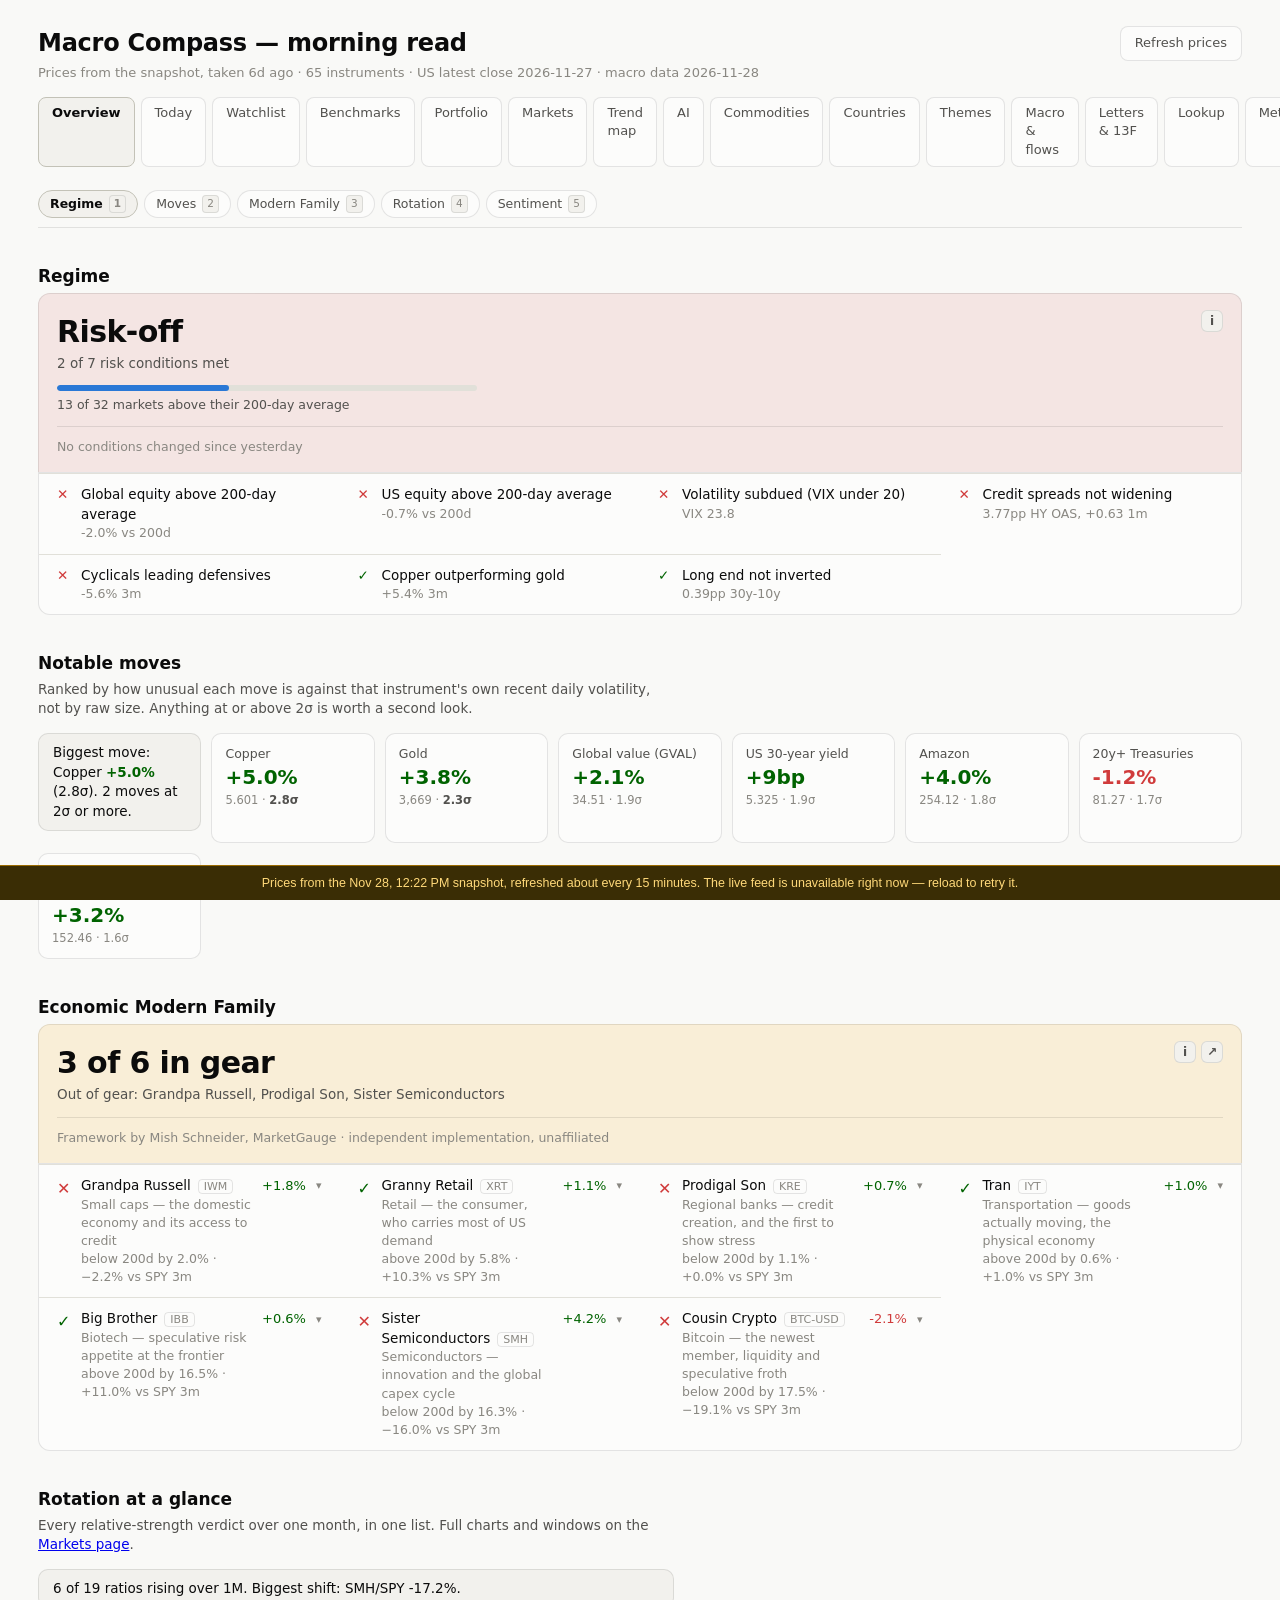
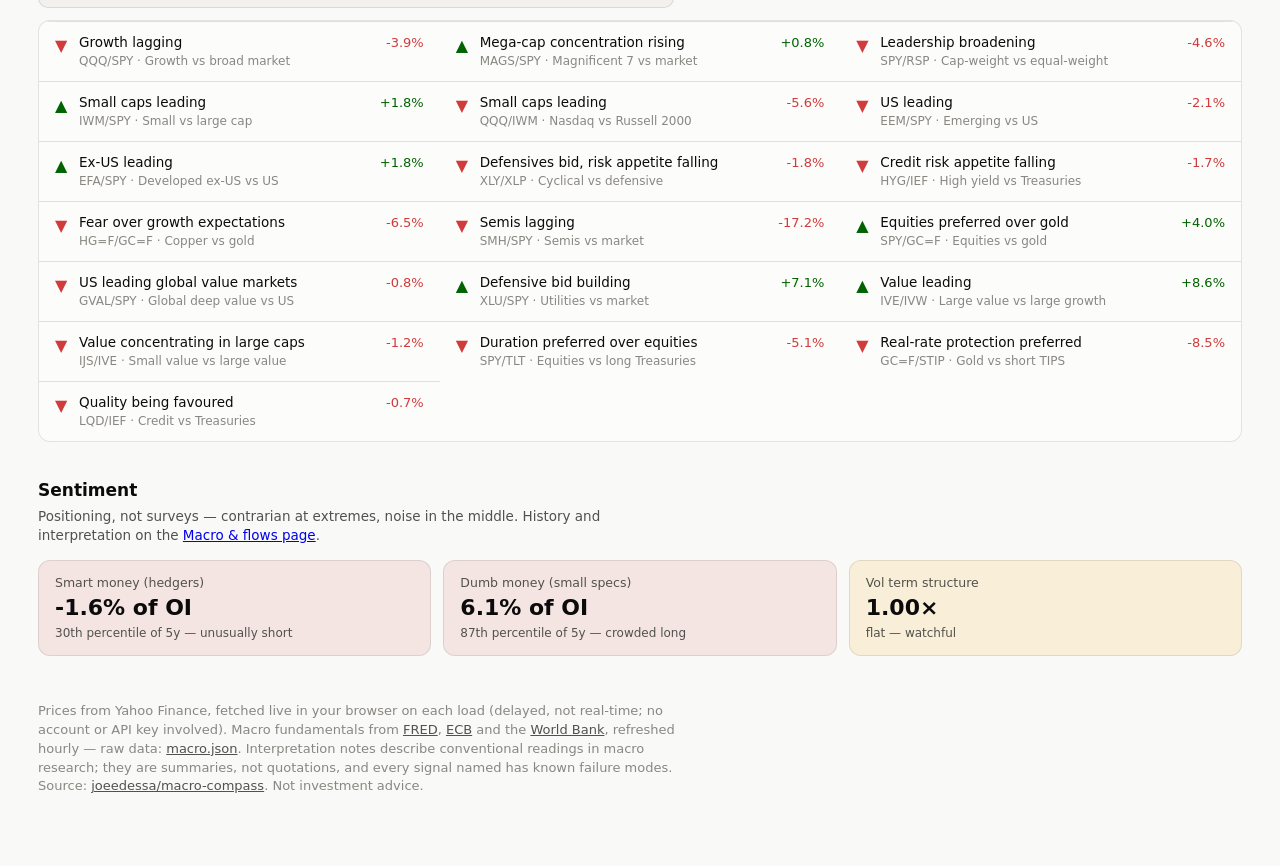
<file: docs/index.html>
<!DOCTYPE html>
<html lang="en">
<head>
<meta charset="utf-8">
<meta name="viewport" content="width=device-width, initial-scale=1">
<title>Macro Compass — morning read</title>
<!-- SVG for modern browsers; the .ico fallback is what Safari and older
     browsers show in the tab, so both are needed to lose the default globe. -->
<link rel="icon" href="favicon.svg" type="image/svg+xml">
<link rel="alternate icon" href="favicon.ico" sizes="any">
<link rel="apple-touch-icon" href="apple-touch-icon.png">
<meta name="theme-color" content="#0f1b2d">
<meta name="description" content="Macro morning read: regime, relative strength and global markets from official and live sources.">
<link rel="manifest" href="site.webmanifest">
<link rel="stylesheet" href="styles.css?v=20260927b">
<link rel="stylesheet" href="mobile.css?v=20260927b">
<script src="mobile.js?v=20261012a" defer></script>
<script src="pricefloor.js?v=20260927b"></script>
<script src="quotes.js?v=20260927b"></script>
<script src="links.js?v=20260927b"></script>
</head>
<body>
<div class="wrap">
  <header>
    <div>
      <h1>Macro Compass — morning read</h1>
      <p class="stamp" id="stamp"></p>
    </div>
    <button id="refresh" type="button">Refresh prices</button>
  </header>
  <nav class="pages">
    <a href="./" class="here">Overview</a>
    <a href="tape.html">Today</a>
    <a href="watch.html">Watchlist</a>
    <a href="watch.html?set=benchmarks">Benchmarks</a>
    <a href="portfolio.html">Portfolio</a>
    <a href="markets.html">Markets</a>
    <a href="trend.html">Trend map</a>
    <a href="ai.html">AI</a>
    <a href="commodities.html">Commodities</a>
    <a href="countries.html">Countries</a>
    <a href="themes.html">Themes</a>
    <a href="macro.html">Macro &amp; flows</a>
    <a href="letters.html">Letters &amp; 13F</a>
    <a href="lookup.html">Lookup</a>
    <a href="method.html">Method</a>
  </nav>

  <nav class="jump" id="jump" aria-label="Jump to section">
    <a href="#s-regime" data-key="1">Regime<kbd>1</kbd></a>
    <a href="#s-moves" data-key="2">Moves<kbd>2</kbd></a>
    <a href="#s-family" data-key="3">Modern Family<kbd>3</kbd></a>
    <a href="#s-rotation" data-key="4">Rotation<kbd>4</kbd></a>
    <a href="#s-sentiment" data-key="5">Sentiment<kbd>5</kbd></a>
  </nav>

  <p id="status" hidden></p>

  <div id="markets" hidden>
    <h2 id="s-regime">Regime</h2>
    <div id="regime"></div>

    <h2 id="s-moves">Notable moves</h2>
    <p class="lede">Ranked by how unusual each move is against that instrument's own recent daily
      volatility, not by raw size. Anything at or above 2σ is worth a second look.</p>
    <div id="movers"></div>

    <h2 id="s-family">Economic Modern Family</h2>
    <div id="family"></div>

    <h2 id="s-rotation">Rotation at a glance</h2>
    <p class="lede">Every relative-strength verdict over one month, in one list.
      Full charts and windows on the <a href="markets.html">Markets page</a>.</p>
    <div id="rsnap"></div>

    <h2 id="s-sentiment">Sentiment</h2>
    <p class="lede">Positioning, not surveys — contrarian at extremes, noise in the middle.
      History and interpretation on the <a href="macro.html">Macro &amp; flows page</a>.</p>
    <div id="senti-strip"></div>
  </div>

  <footer>
    <p>Prices from Yahoo Finance, fetched live in your browser on each load (delayed, not real-time;
      no account or API key involved). Macro fundamentals from
      <a href="https://fred.stlouisfed.org/" rel="noopener">FRED</a>,
      <a href="https://data.ecb.europa.eu/" rel="noopener">ECB</a> and the
      <a href="https://data.worldbank.org/" rel="noopener">World Bank</a>, refreshed hourly —
      raw data: <a href="data/macro.json">macro.json</a>.
      Interpretation notes describe conventional readings in macro research; they are summaries,
      not quotations, and every signal named has known failure modes.
      Source: <a href="https://github.com/joeedessa/macro-compass" rel="noopener">joeedessa/macro-compass</a>.
      Not investment advice.</p>
  </footer>
</div>
<!-- Bump ?v= whenever these change: the Pages CDN and browsers cache them
     aggressively, and a stale app.js against a fresh page is a silent failure. -->
<script src="info.js?v=20260927b"></script>
<script src="universe.js?v=20260927b"></script>
<script src="app.js?v=20260927b"></script>
</body>
</html>
</file>
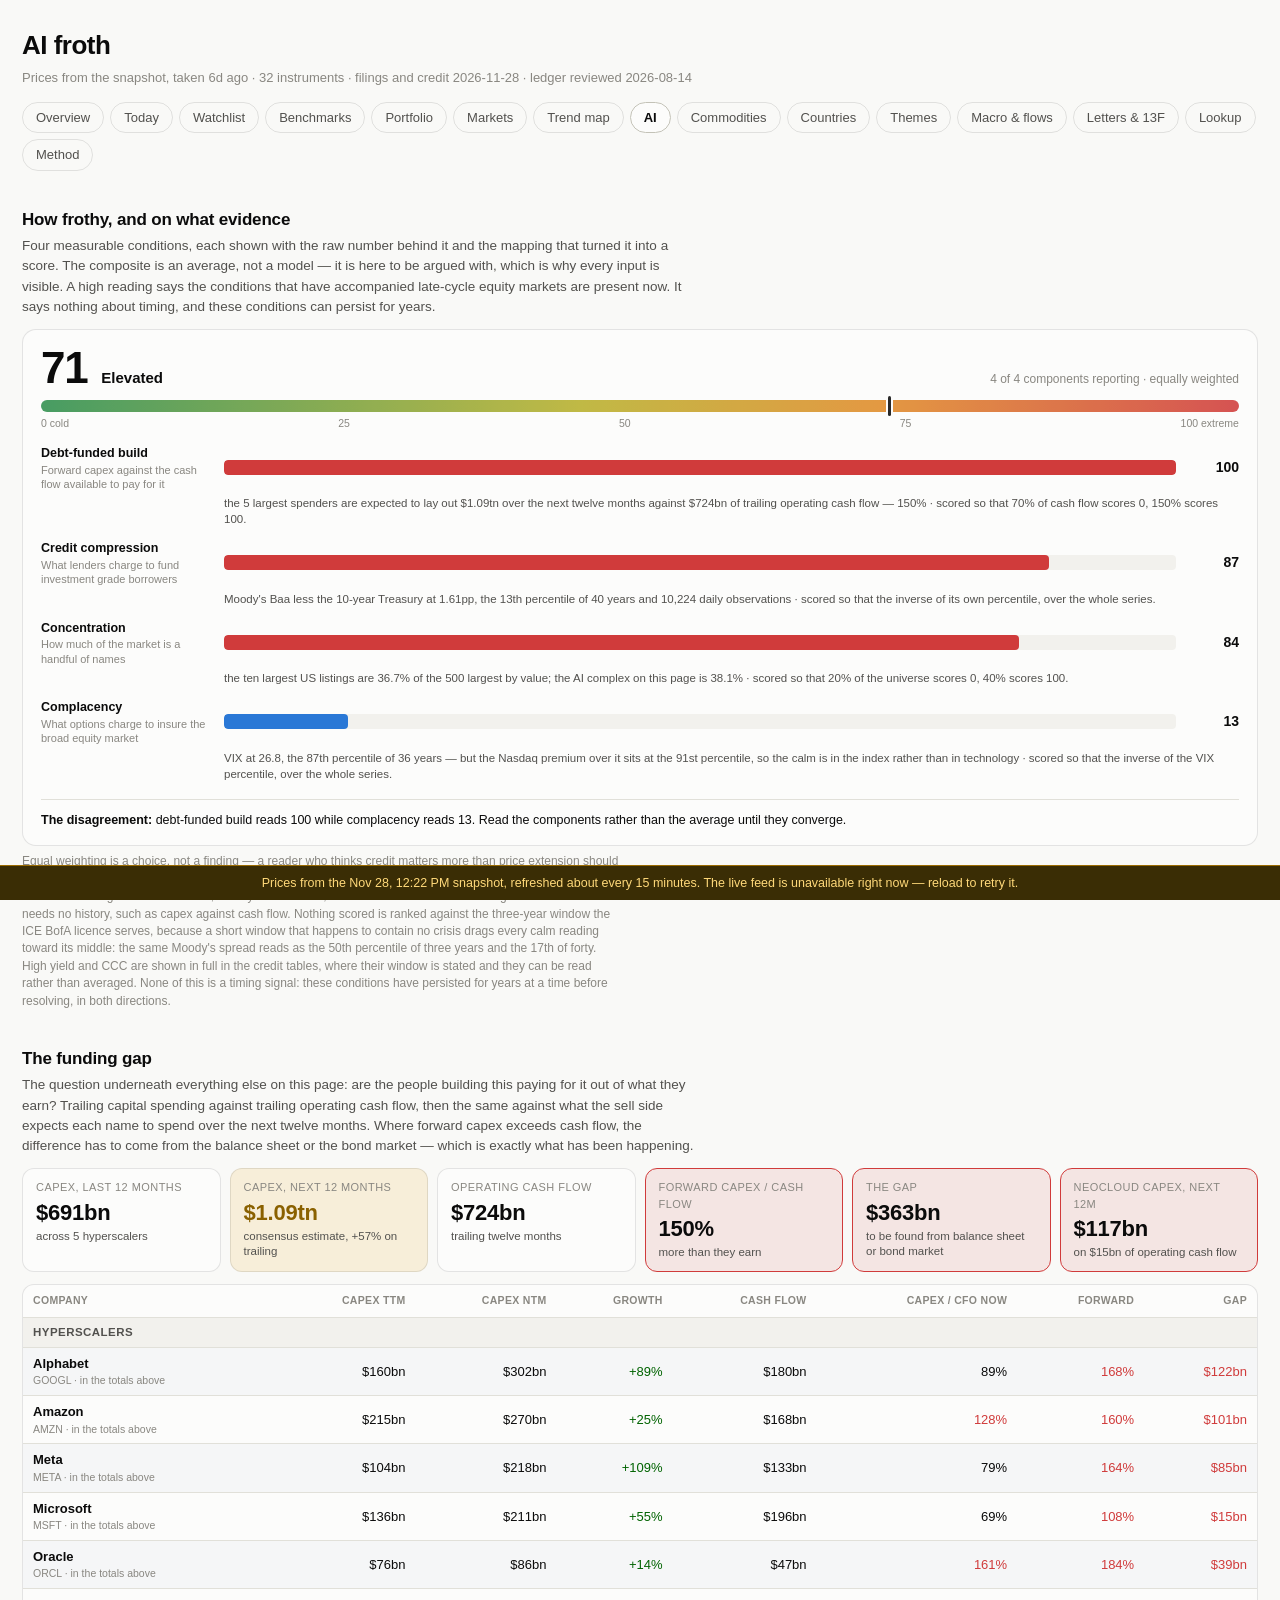
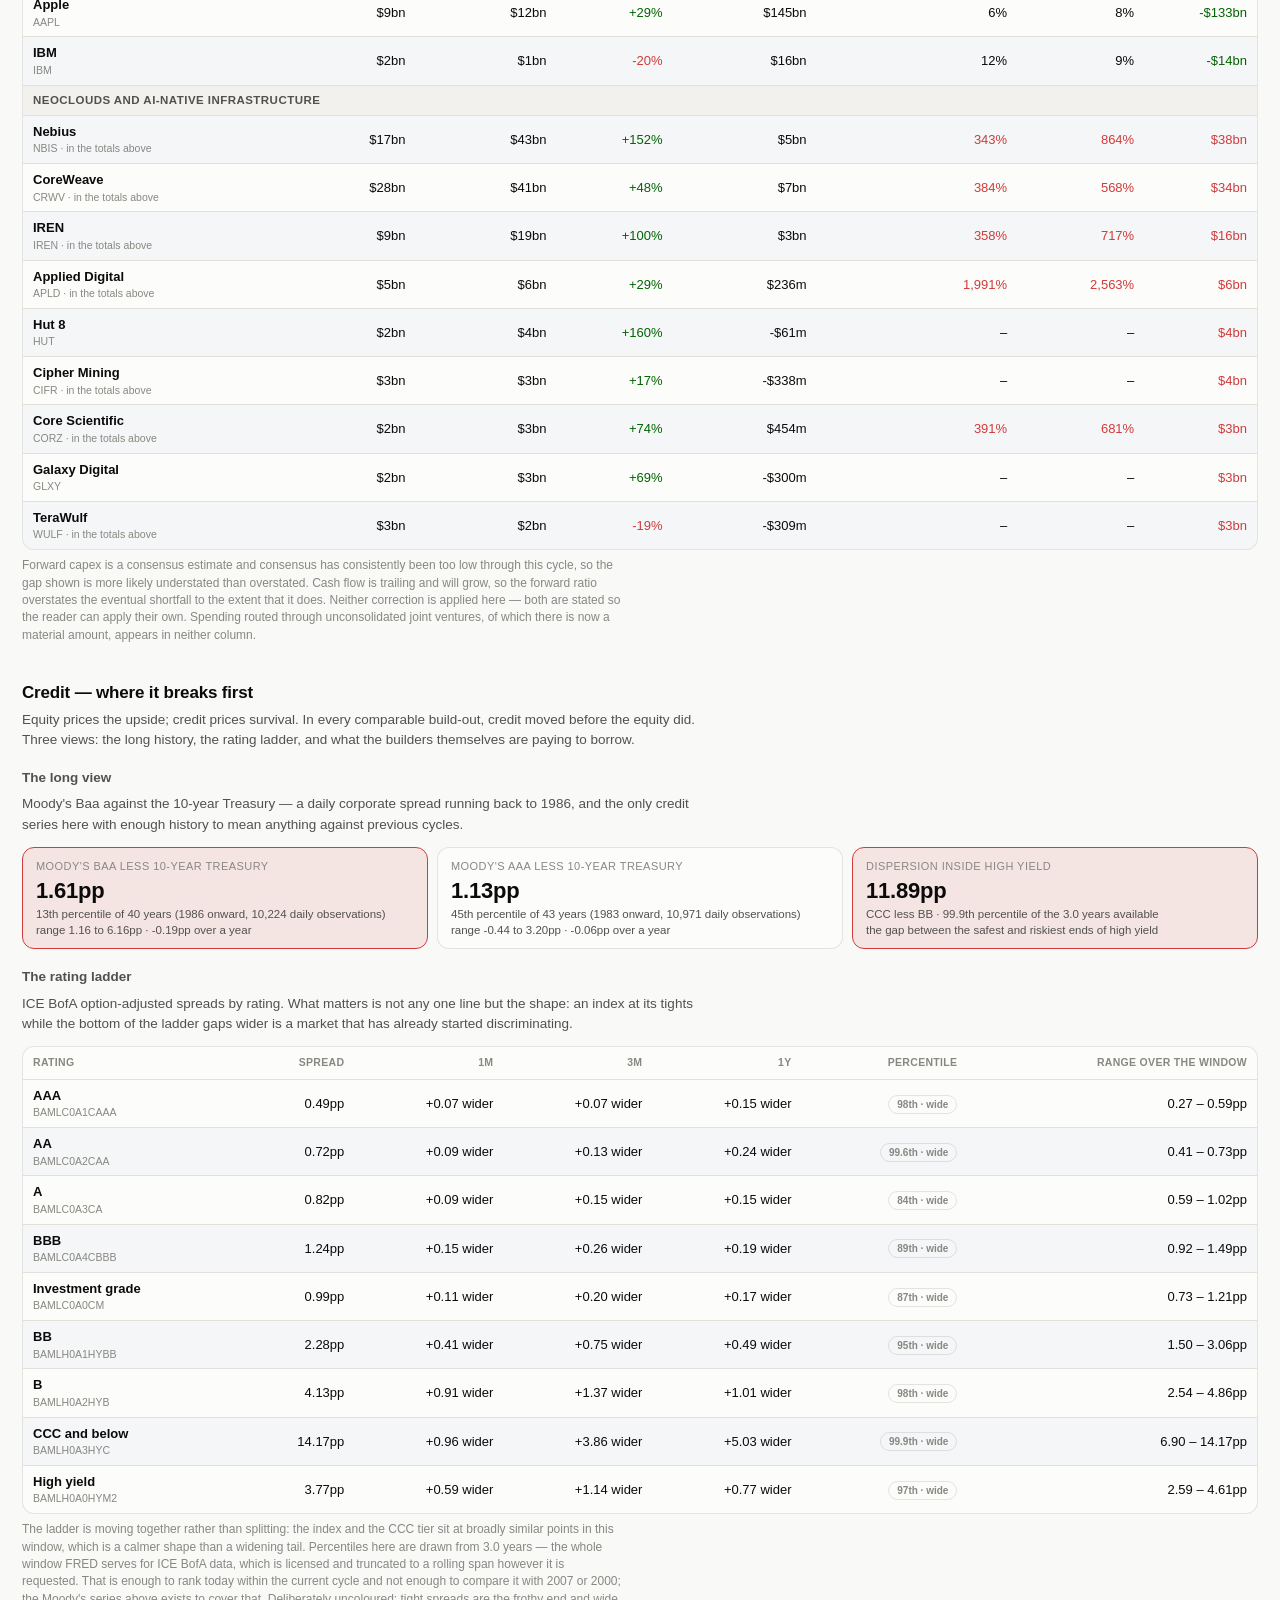
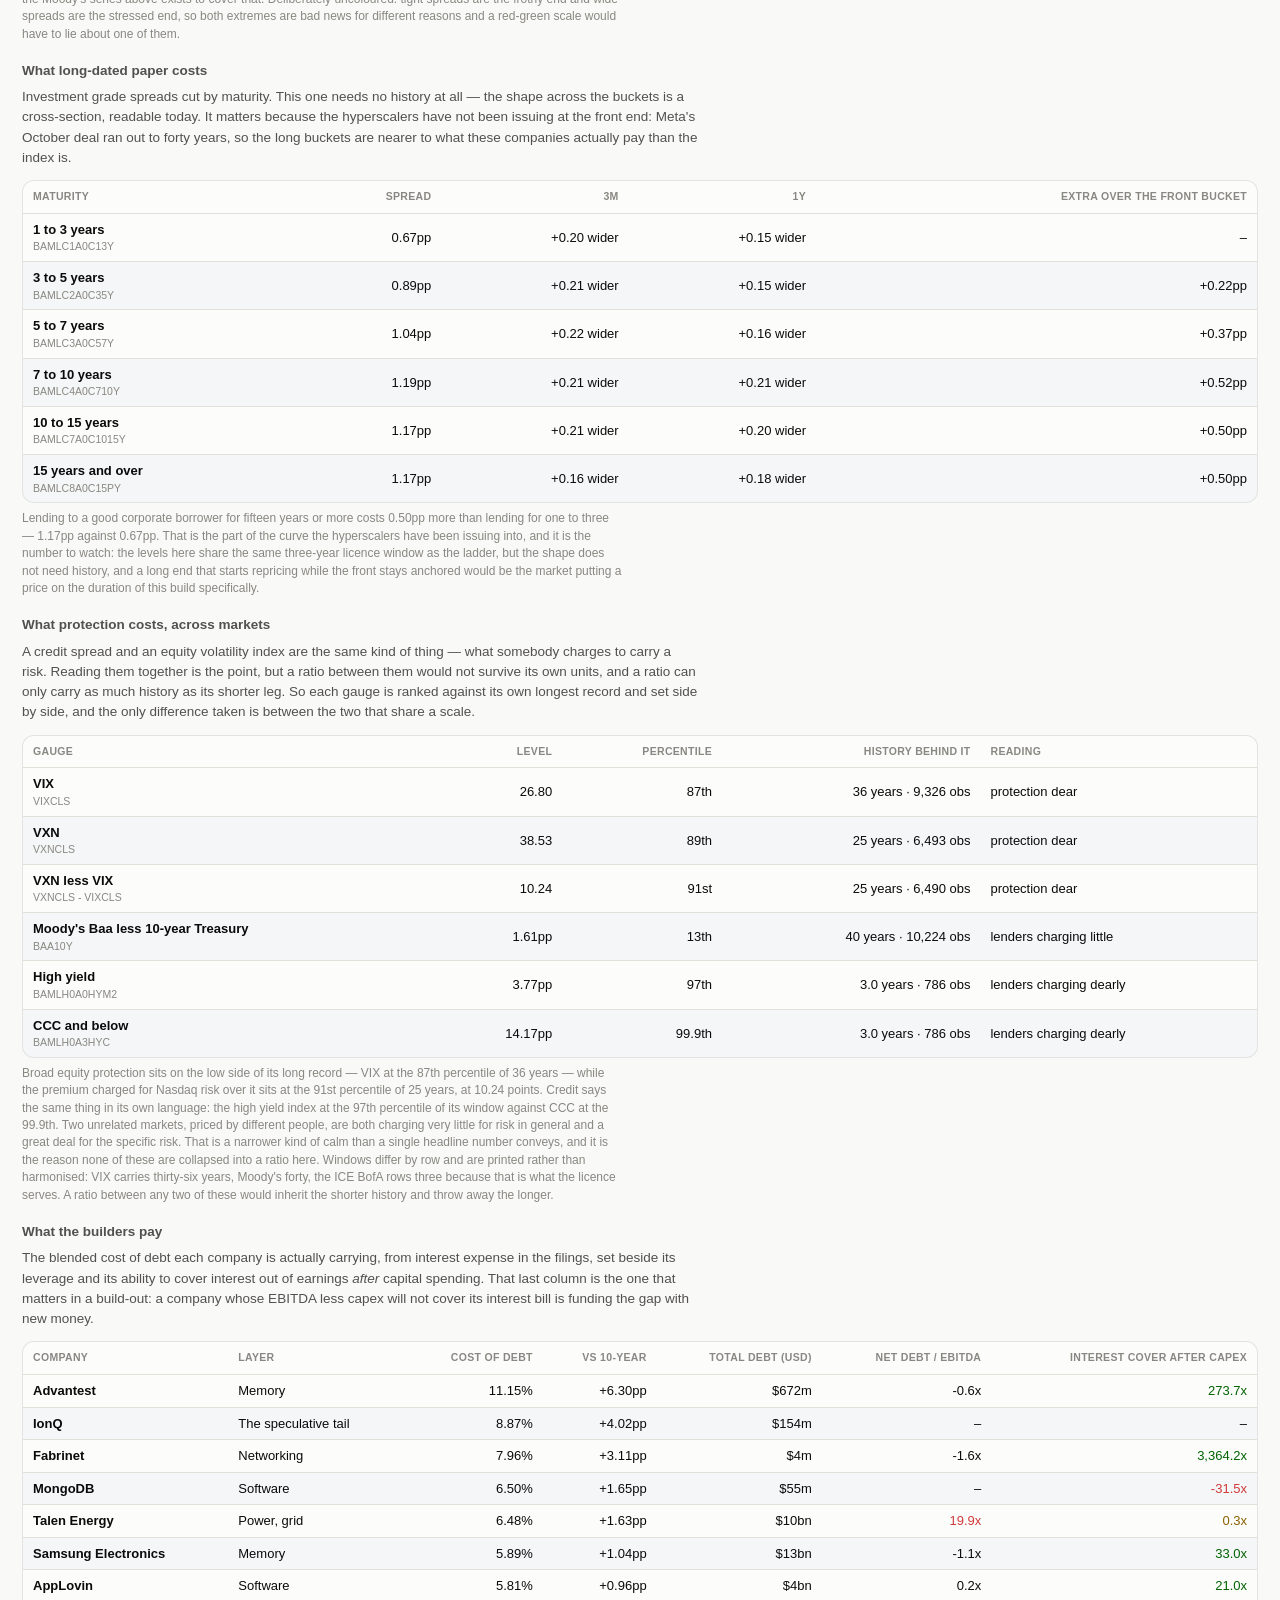
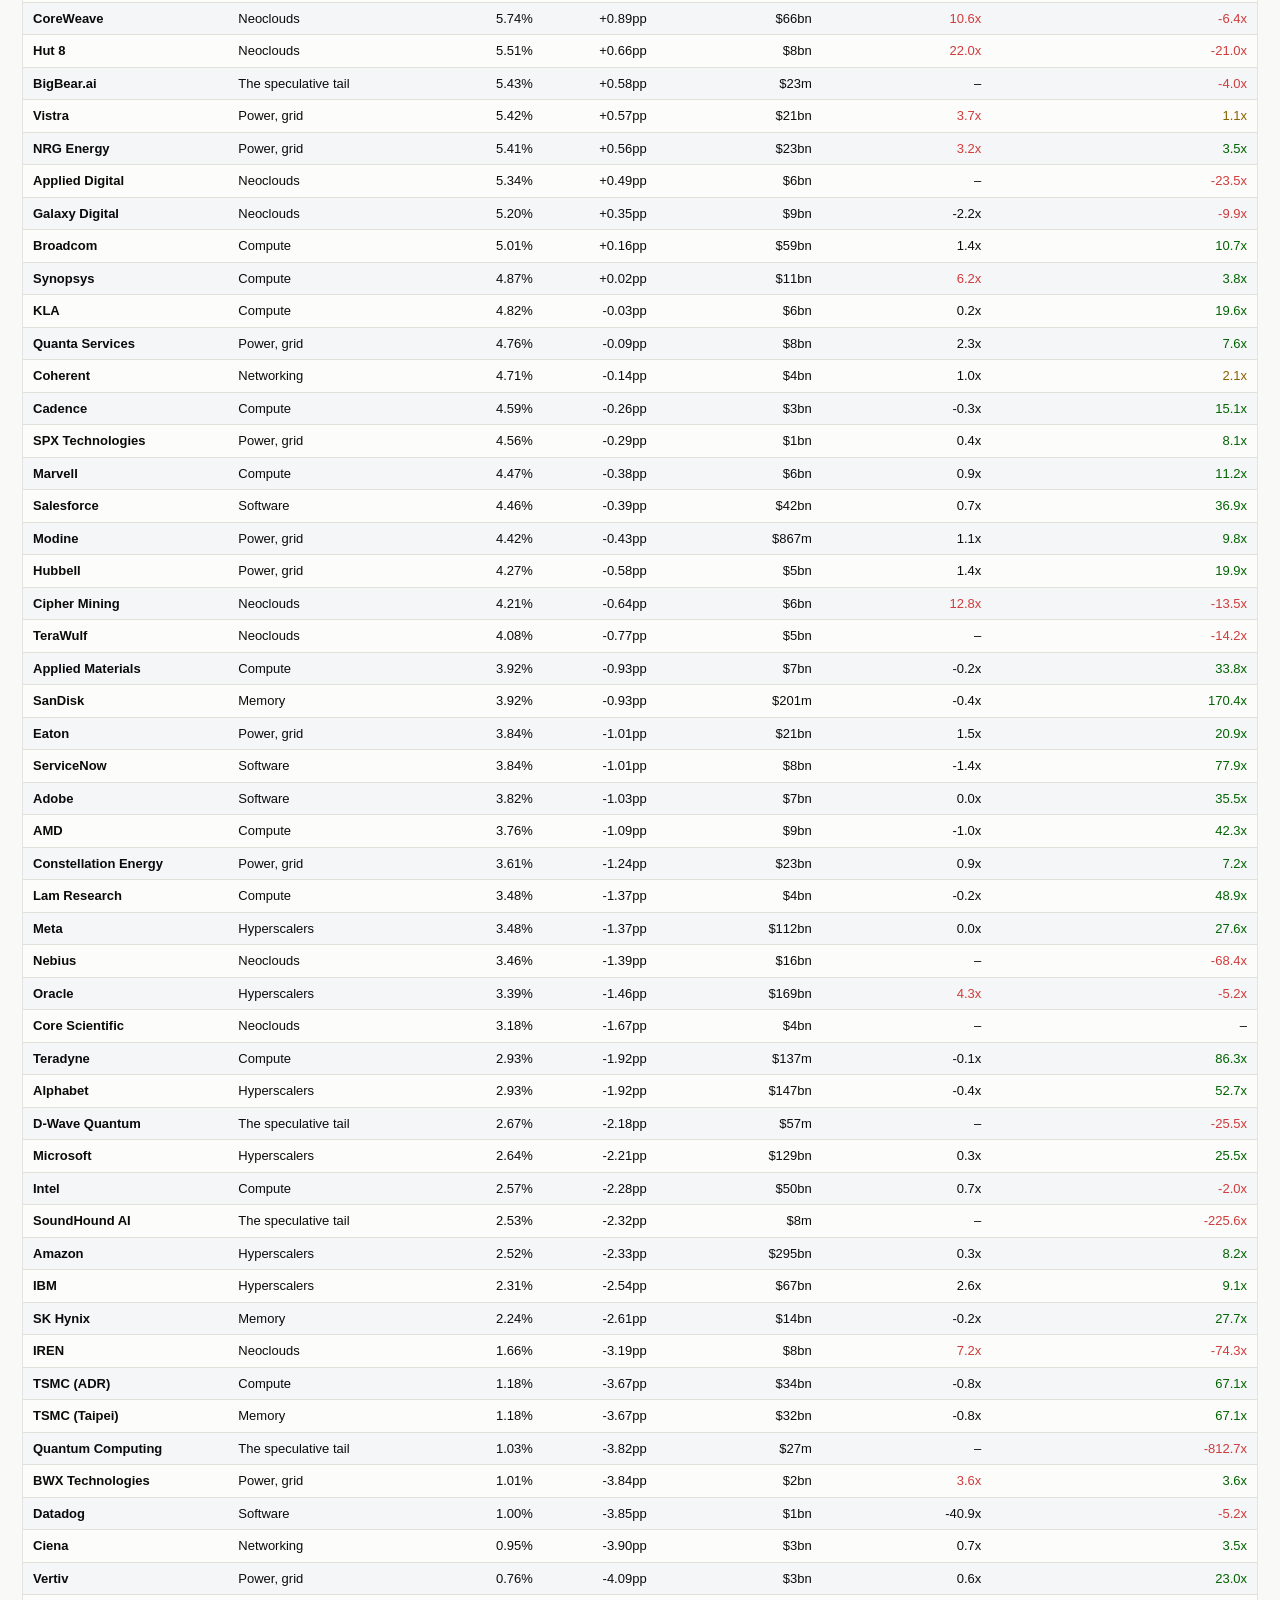
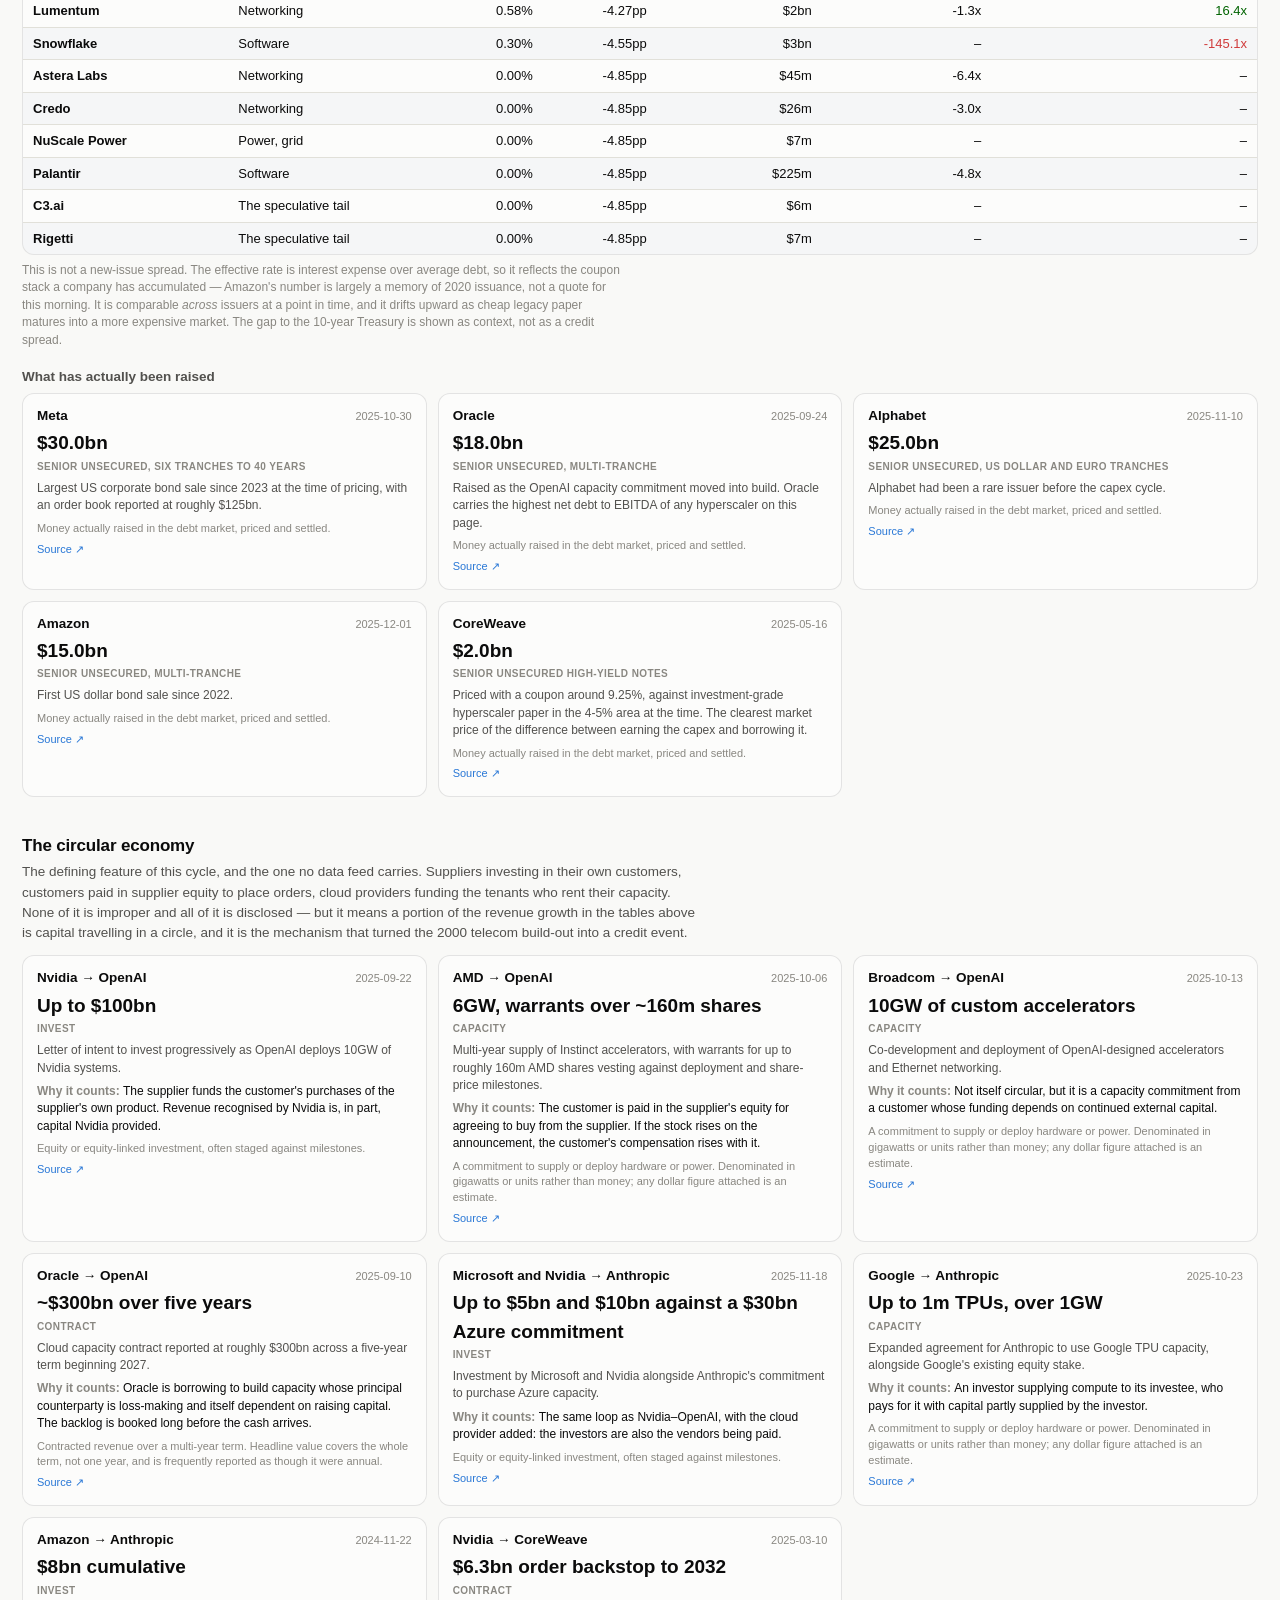
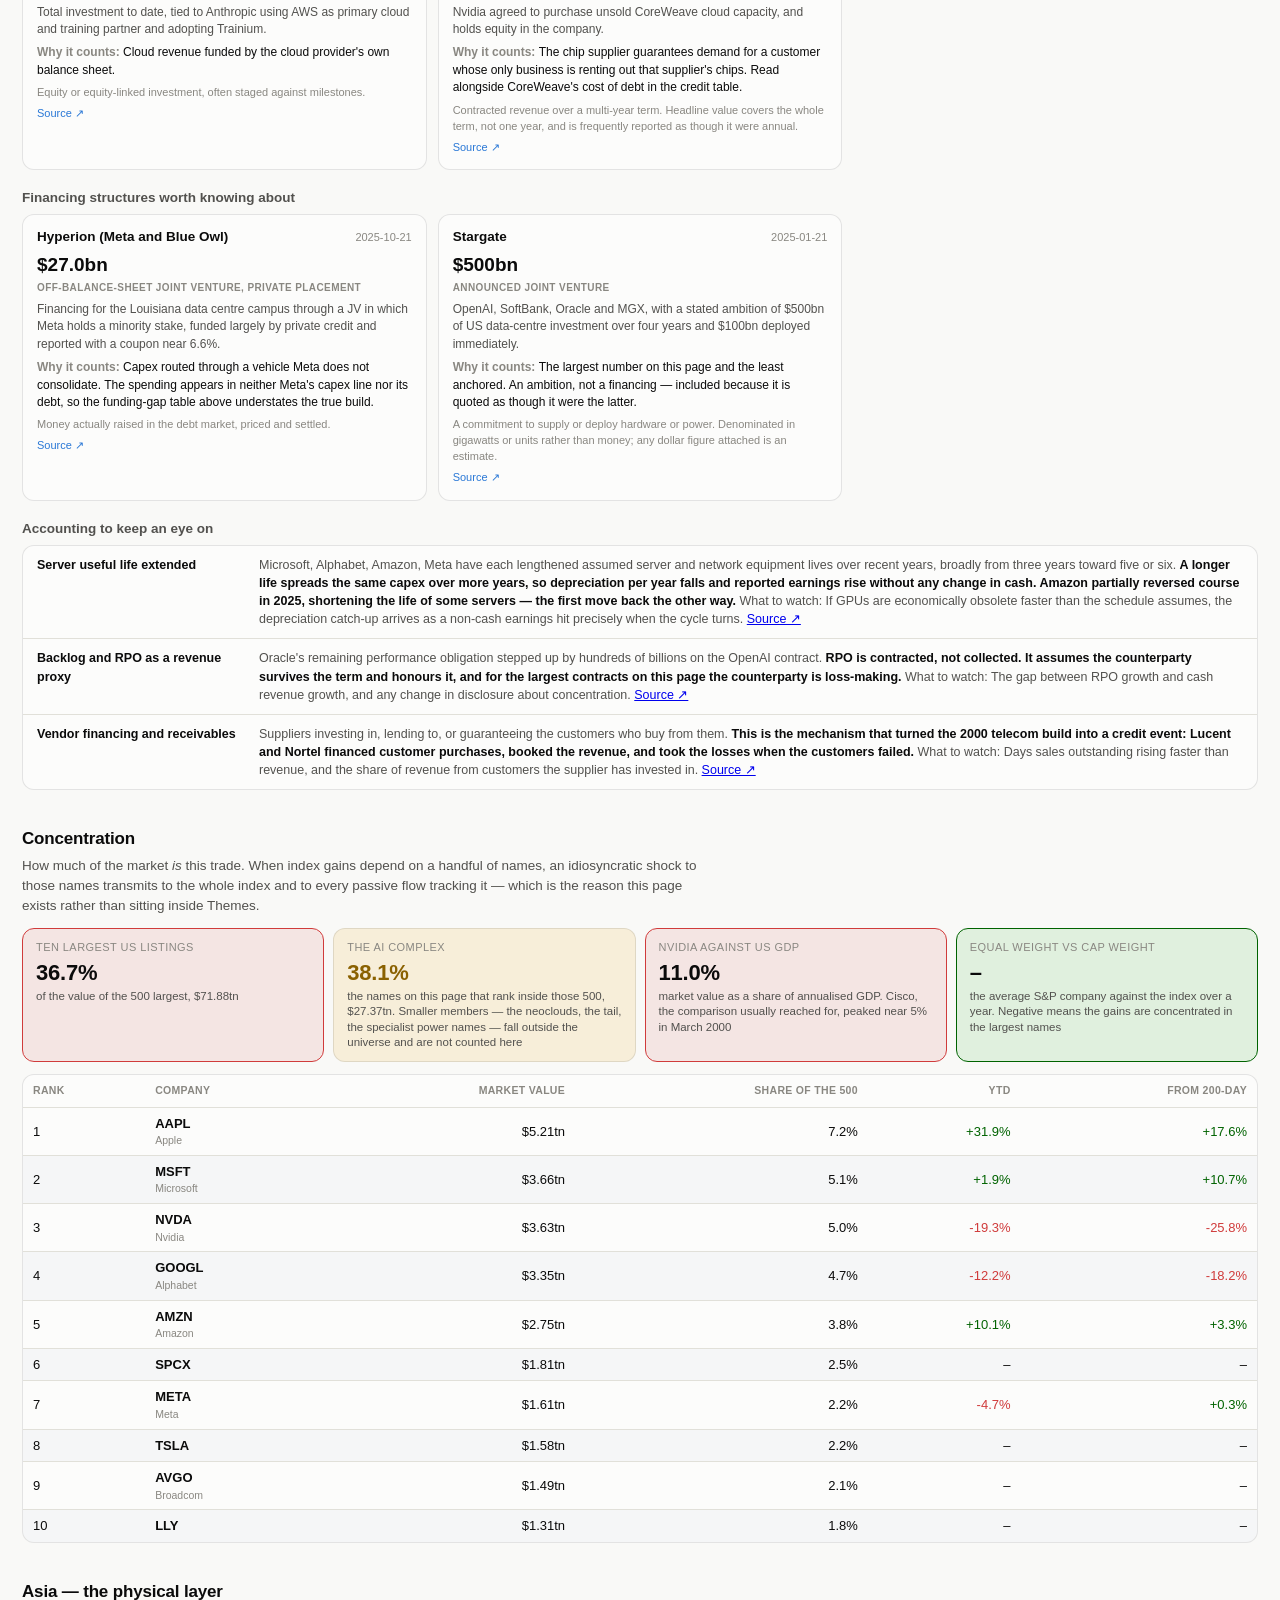
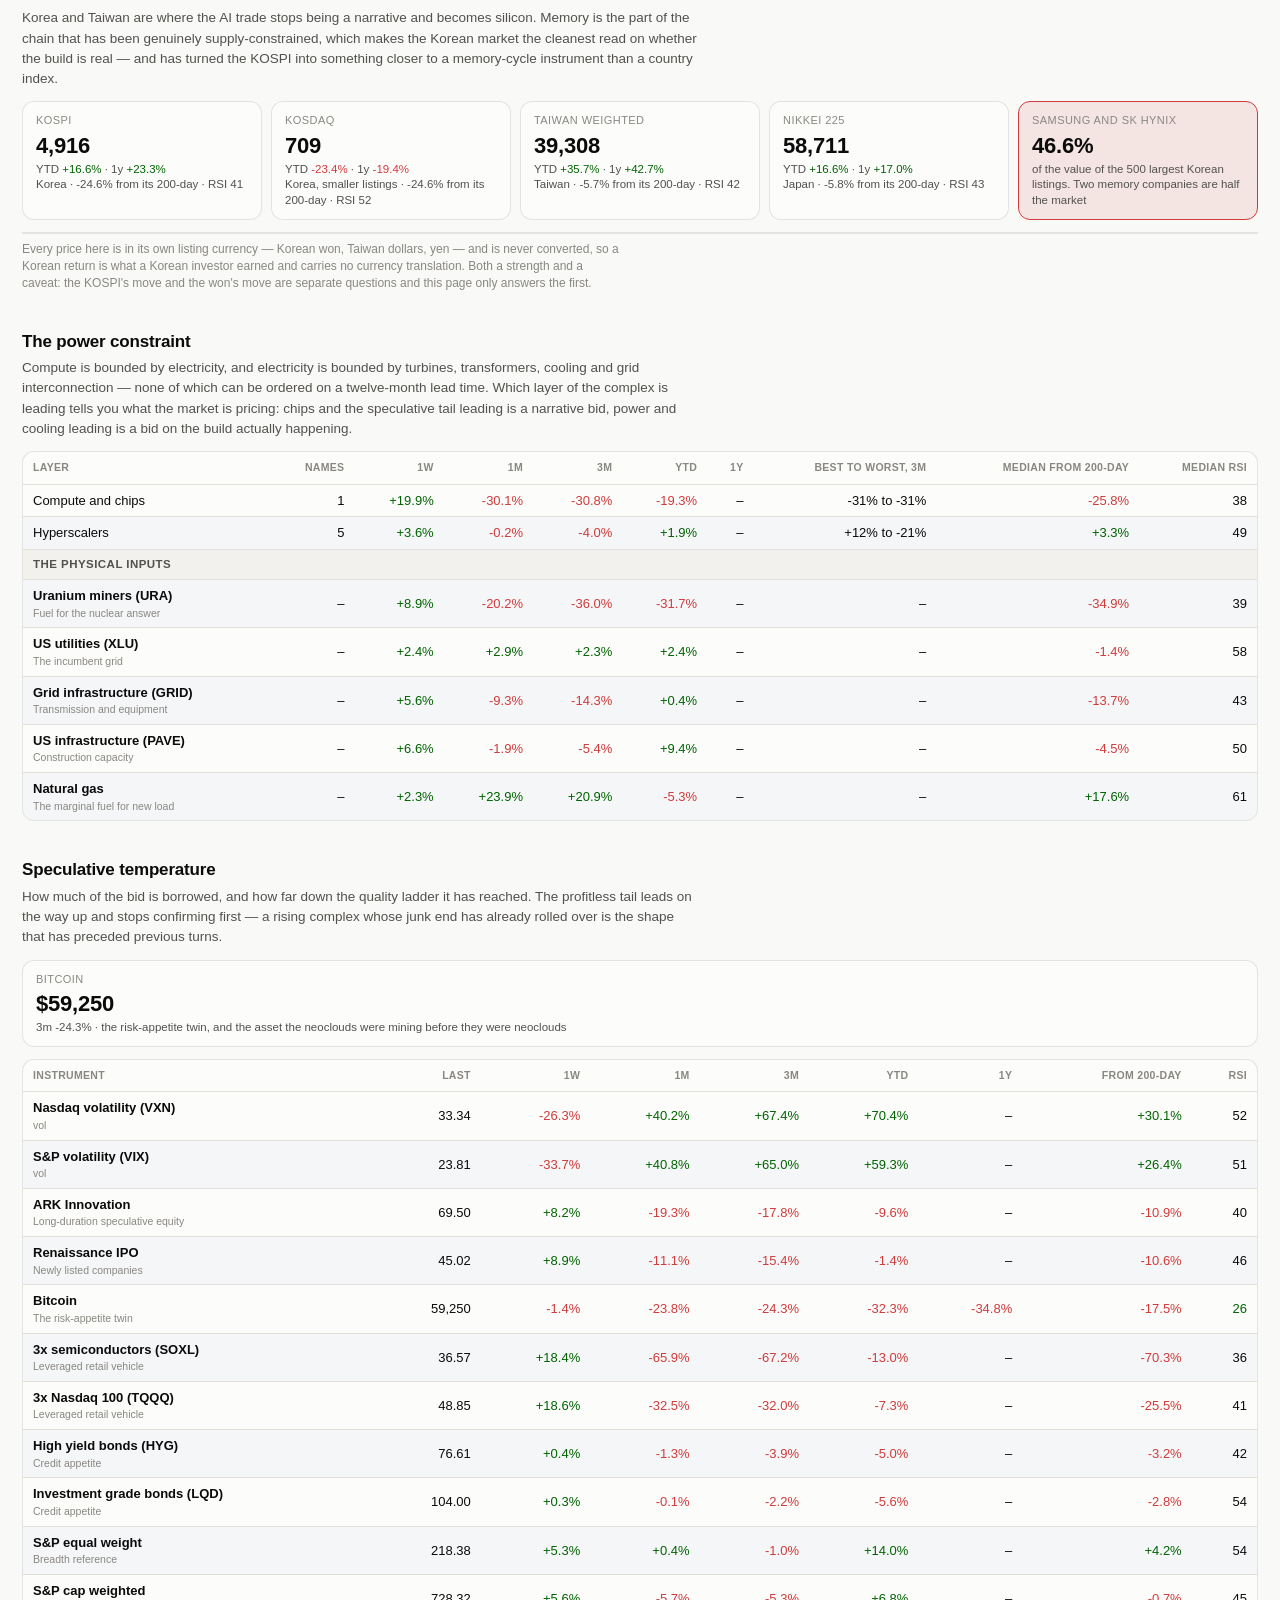
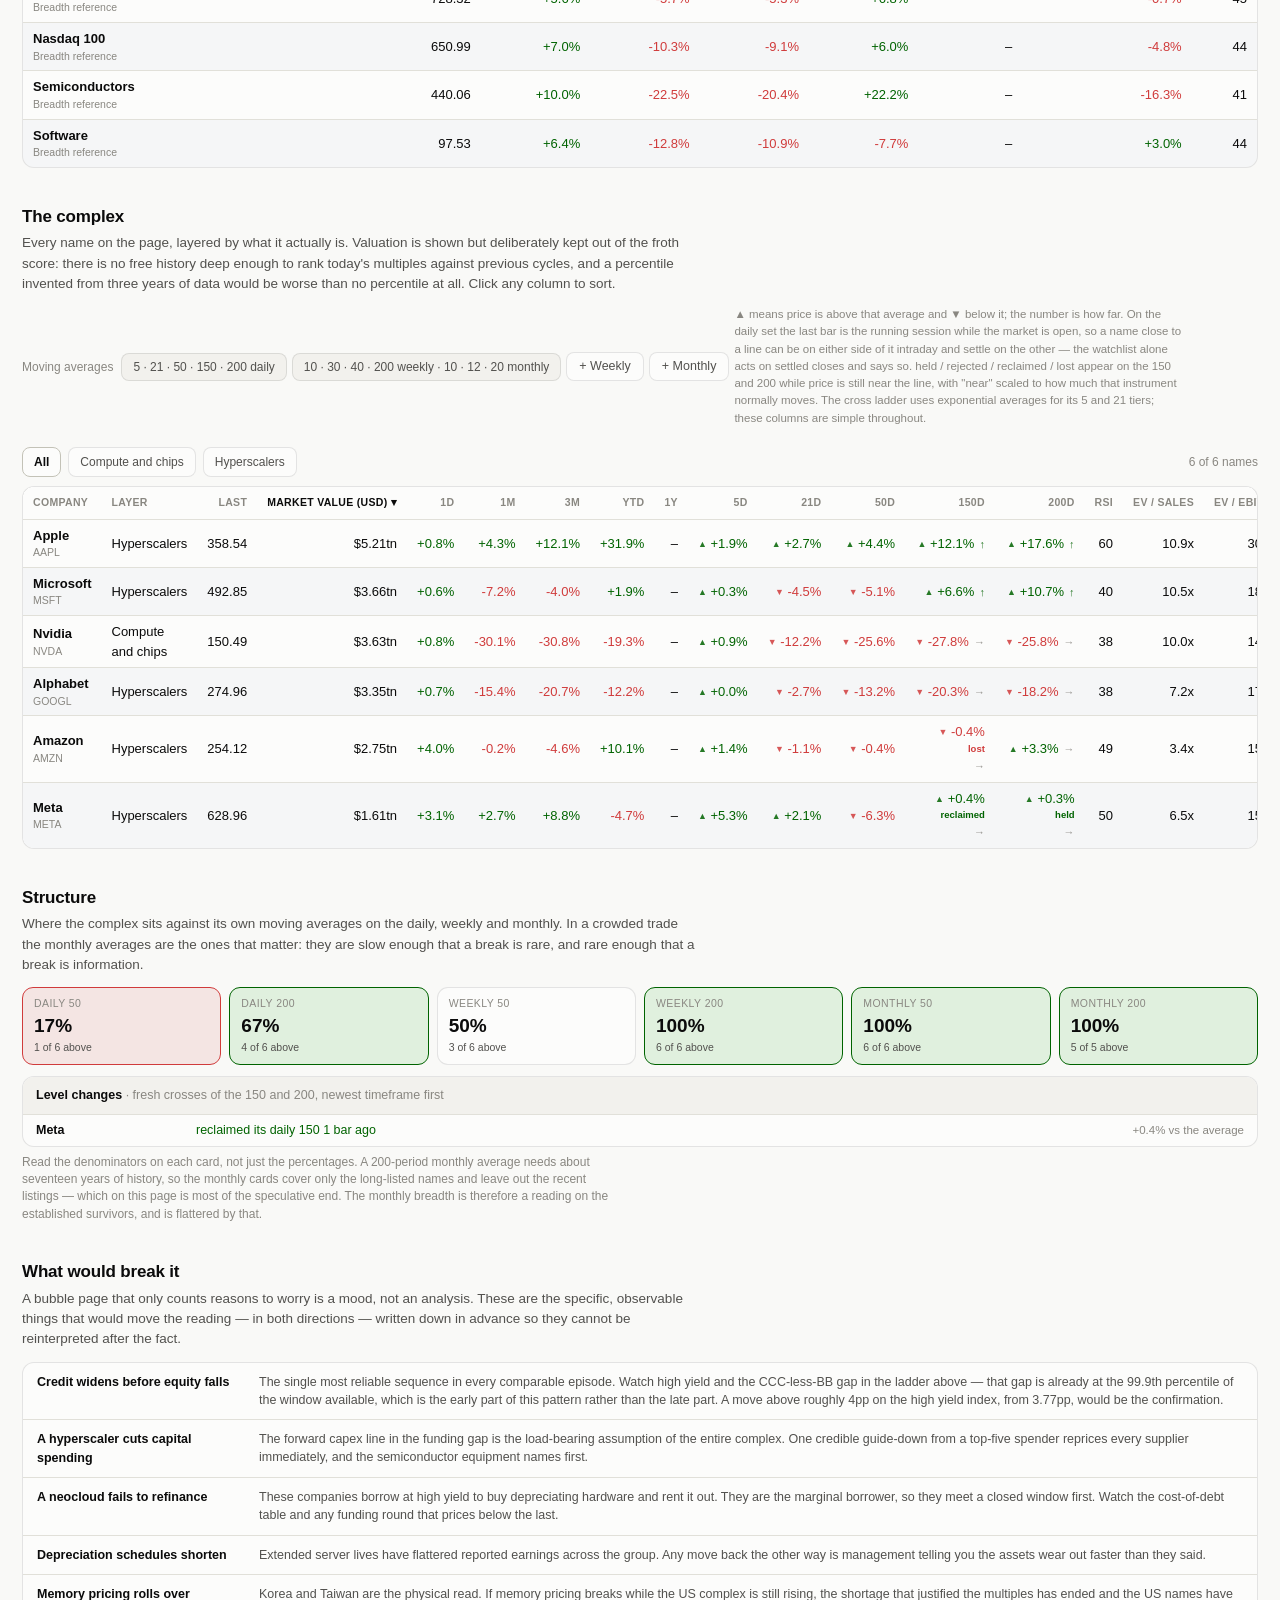
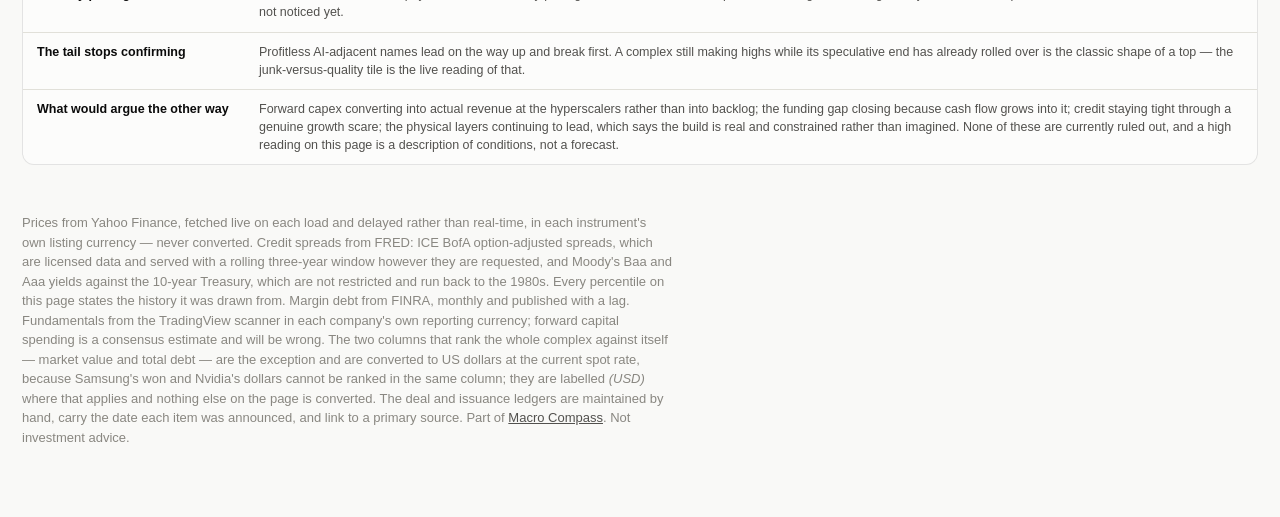
<file: docs/ai.html>
<!DOCTYPE html>
<html lang="en">
<head>
<meta charset="utf-8">
<meta name="viewport" content="width=device-width, initial-scale=1">
<title>AI froth — Macro Compass</title>
<link rel="icon" href="favicon.svg" type="image/svg+xml">
<link rel="alternate icon" href="favicon.ico" sizes="any">
<meta name="theme-color" content="#0f1b2d">
<style>
  :root {
    color-scheme: light dark;
    --page:#f9f9f7; --surface-1:#fcfcfb; --surface-2:#f2f1ed;
    --text-primary:#0b0b0b; --text-secondary:#52514e; --text-muted:#898781;
    --grid:#e1e0d9; --baseline:#c3c2b7; --border:rgba(11,11,11,0.10);
    --series-1:#2a78d6; --series-2:#eb6834;
    --up:#006300; --down:#d03b3b; --warn:#8a6100;
    --on-bg:rgba(12,163,12,0.10); --off-bg:rgba(208,59,59,0.10);
    --mixed-bg:rgba(237,161,0,0.12);
  }
  @media (prefers-color-scheme: dark) {
    :root:where(:not([data-theme="light"])) {
      --page:#0d0d0d; --surface-1:#1a1a19; --surface-2:#232322;
      --text-primary:#fff; --text-secondary:#c3c2b7; --text-muted:#898781;
      --grid:#2c2c2a; --baseline:#383835; --border:rgba(255,255,255,0.10);
      --series-1:#3987e5; --series-2:#d95926;
      --up:#0ca30c; --down:#e66767; --warn:#eda100;
      --on-bg:rgba(12,163,12,0.14); --off-bg:rgba(230,103,103,0.14);
      --mixed-bg:rgba(237,161,0,0.16);
    }
  }
  * { box-sizing:border-box; margin:0; }
  body { background:var(--page); color:var(--text-primary); font-size:15px; line-height:1.5;
    font-family:ui-sans-serif,-apple-system,"Segoe UI",Roboto,sans-serif;
    -webkit-font-smoothing:antialiased; }
  .wrap { max-width:1340px; margin:0 auto; padding:26px 22px 70px; }
  header { display:flex; justify-content:space-between; align-items:flex-start; gap:16px;
    flex-wrap:wrap; }
  h1 { font-size:26px; letter-spacing:-0.02em; }
  h2 { font-size:17px; margin:36px 0 4px; letter-spacing:-0.01em; }
  h3.sub { font-size:13.5px; margin:18px 0 6px; color:var(--text-secondary); font-weight:650; }
  .stamp { color:var(--text-muted); font-size:13px; margin-top:3px; }
  .lede { color:var(--text-secondary); font-size:13.5px; max-width:90ch; margin-bottom:12px; }
  nav.pages { display:flex; gap:6px; margin-top:14px; flex-wrap:wrap; }
  nav.pages a { font-size:13px; color:var(--text-secondary); text-decoration:none;
    border:1px solid var(--border); border-radius:999px; padding:5px 13px; }
  nav.pages a:hover { color:var(--text-primary); border-color:var(--baseline); }
  nav.pages a.here { color:var(--text-primary); border-color:var(--baseline);
    background:var(--surface-1); font-weight:600; }
  #status { color:var(--text-muted); font-size:13.5px; margin-top:20px; }
  .up { color:var(--up); } .down { color:var(--down); } .warn { color:var(--warn); }

  /* ---- froth gauge ---- */
  .gauge { background:var(--surface-1); border:1px solid var(--border); border-radius:14px;
    padding:16px 18px; }
  .gaugetop { display:flex; align-items:baseline; gap:14px; flex-wrap:wrap; margin-bottom:4px; }
  .gaugetop .gv { font-size:44px; font-weight:720; letter-spacing:-0.03em;
    font-variant-numeric:tabular-nums; line-height:1; }
  .gaugetop .gl { font-size:15px; font-weight:650; }
  .gaugetop .gn { font-size:12px; color:var(--text-muted); margin-left:auto; }
  .gbar { height:12px; border-radius:6px; margin:10px 0 4px; position:relative;
    background:linear-gradient(90deg,#2f8f4e 0%,#b8b02c 45%,#e08b28 70%,#d03b3b 100%);
    opacity:0.88; }
  .gbar i { position:absolute; top:-4px; width:3px; height:20px; background:var(--text-primary);
    border-radius:2px; box-shadow:0 0 0 2px var(--surface-1); }
  .gscale { display:flex; justify-content:space-between; font-size:10.5px;
    color:var(--text-muted); margin-bottom:12px; }
  .comps { display:grid; gap:7px; }
  .comp { display:grid; grid-template-columns:172px 1fr 52px; gap:11px; align-items:center;
    font-size:12.5px; }
  .comp .cl { font-weight:620; }
  .comp .cl span { display:block; font-weight:400; color:var(--text-muted); font-size:11px;
    line-height:1.3; }
  .comp .cbar { height:15px; background:var(--surface-2); border-radius:4px; overflow:hidden; }
  .comp .cbar i { display:block; height:100%; border-radius:4px; background:var(--series-1); }
  .comp .cbar i.hot { background:var(--down); }
  .comp .cbar i.warm { background:#e08b28; }
  .comp .cv { text-align:right; font-weight:680; font-variant-numeric:tabular-nums;
    font-size:14px; }
  .comp .cv small { display:block; font-weight:400; font-size:10px; color:var(--text-muted); }

  /* ---- tiles ---- */
  .tiles { display:grid; grid-template-columns:repeat(auto-fit,minmax(172px,1fr)); gap:9px; }
  .tile { background:var(--surface-1); border:1px solid var(--border); border-radius:12px;
    padding:10px 13px; }
  .tile .tl { font-size:11px; color:var(--text-muted); text-transform:uppercase;
    letter-spacing:0.04em; }
  .tile .tv { font-size:22px; font-weight:690; font-variant-numeric:tabular-nums;
    letter-spacing:-0.01em; }
  .tile .ts { font-size:11.5px; color:var(--text-secondary); line-height:1.35; }
  .tile.good { background:var(--on-bg); border-color:var(--up); }
  .tile.bad { background:var(--off-bg); border-color:var(--down); }
  .tile.warn { background:var(--mixed-bg); }

  /* ---- tables ---- */
  .tablewrap { overflow-x:auto; background:var(--surface-1); border:1px solid var(--border);
    border-radius:12px; }
  table { border-collapse:collapse; width:100%; font-size:13px; }
  th { font-size:10.5px; font-weight:600; color:var(--text-muted); text-transform:uppercase;
    letter-spacing:0.03em; text-align:right; padding:8px 10px; border-bottom:1px solid var(--grid);
    white-space:nowrap; cursor:pointer; user-select:none; }
  th.left { text-align:left; } th.nosort { cursor:default; }
  th.active { color:var(--text-primary); }
  th.active::after { content:" ▾"; } th.active.asc::after { content:" ▴"; }
  td { padding:6px 10px; border-bottom:1px solid var(--grid); text-align:right;
    white-space:nowrap; font-variant-numeric:tabular-nums; }
  td.left { text-align:left; white-space:normal; }
  tbody tr:last-child td { border-bottom:none; }
  tbody tr:nth-child(even) td { background:rgba(125,150,180,0.055); }
  tbody tr:hover td { background:var(--surface-2); }
  tbody tr.grouphead td { background:var(--surface-2); font-weight:650; font-size:11.5px;
    text-transform:uppercase; letter-spacing:0.04em; color:var(--text-secondary); }
  .cname { color:var(--text-primary); font-weight:600; text-decoration:none; }
  .cname:hover { text-decoration:underline; }
  .csub { color:var(--text-muted); font-size:10.5px; display:block; font-weight:400; }

  .pill { display:inline-block; font-size:10px; font-weight:650; border-radius:999px;
    padding:1px 8px; }
  .pill.hot { background:var(--off-bg); color:var(--down); }
  .pill.cold { background:var(--on-bg); color:var(--up); }
  .pill.mid { background:var(--mixed-bg); color:var(--warn); }
  .pill.flat { color:var(--text-muted); border:1px solid var(--border); }

  /* ---- ledger cards ---- */
  .ledger { display:grid; grid-template-columns:repeat(auto-fill,minmax(330px,1fr)); gap:11px; }
  .lcard { background:var(--surface-1); border:1px solid var(--border); border-radius:12px;
    padding:12px 14px; }
  .lcard .lh { display:flex; align-items:baseline; gap:8px; flex-wrap:wrap; }
  .lcard .lh b { font-size:13.5px; }
  .lcard .lh .ld { font-size:11px; color:var(--text-muted); margin-left:auto;
    font-variant-numeric:tabular-nums; }
  .lcard .lamt { font-size:19px; font-weight:690; font-variant-numeric:tabular-nums;
    margin:3px 0 1px; }
  .lcard .lbasis { font-size:10px; font-weight:650; text-transform:uppercase;
    letter-spacing:0.04em; color:var(--text-muted); }
  .lcard p { font-size:12px; color:var(--text-secondary); margin-top:6px; line-height:1.45; }
  .lcard p.why { color:var(--text-primary); }
  .lcard p.why::before { content:"Why it counts: "; color:var(--text-muted); font-weight:600; }
  .lcard a.src { font-size:11px; color:var(--series-1); text-decoration:none; }
  .lcard a.src:hover { text-decoration:underline; }

  /* ---- checklist ---- */
  .checks { background:var(--surface-1); border:1px solid var(--border); border-radius:12px;
    overflow:hidden; }
  .chk { display:grid; grid-template-columns:210px 1fr; gap:12px; padding:10px 14px;
    border-bottom:1px solid var(--grid); font-size:12.5px; align-items:baseline; }
  .chk:last-child { border-bottom:none; }
  .chk .ct { font-weight:650; }
  .chk .cd { color:var(--text-secondary); line-height:1.45; }
  .chk .cd b { color:var(--text-primary); font-weight:620; }

  .toolbar { display:flex; gap:7px; align-items:center; flex-wrap:wrap; margin-bottom:9px; }
  .toolbar button { font:inherit; font-size:12px; color:var(--text-secondary);
    background:var(--surface-1); border:1px solid var(--border); border-radius:8px;
    padding:5px 11px; cursor:pointer; }
  .toolbar button[aria-pressed="true"] { color:var(--text-primary); border-color:var(--baseline);
    font-weight:640; }
  .toolbar .cnt { font-size:12px; color:var(--text-muted); margin-left:auto; }

  .note { font-size:12px; color:var(--text-muted); margin-top:7px; max-width:90ch;
    line-height:1.45; }

  footer { margin-top:48px; font-size:13px; color:var(--text-muted); max-width:90ch; }
  footer a { color:var(--text-secondary); }
  /* MA slope: direction of the average itself, beside its distance. Amber for
     a turn because a turn is neither up nor down yet — it is the thing to look
     at. */
  .maslope { margin-left:5px; font-size:11px; opacity:.85; }
  .maslope.rising  { color:var(--up); }
  .maslope.falling { color:var(--down); }
  .maslope.turnup, .maslope.turndown { color:var(--open, #c8890a); font-weight:700; opacity:1; }
  .maslope.flat, .maslope.flatup, .maslope.flatdown { color:var(--text-muted); }

  #totop { position:fixed; right:18px; bottom:18px; z-index:40; width:40px; height:40px;
    border-radius:50%; border:1px solid #eda100; background:#eda100; color:#241a03;
    font-size:17px; font-weight:700; cursor:pointer; display:none; align-items:center;
    justify-content:center; box-shadow:0 4px 14px rgba(0,0,0,0.28); }
  #totop.show { display:flex; }
  #totop:hover { background:#fab219; border-color:#fab219; }

  /* ---- shared moving-average structure block (ma.js) ---- */
  .mabreadth { display:grid; grid-template-columns:repeat(auto-fit,minmax(126px,1fr)); gap:8px;
    margin-bottom:11px; }
  .macard { background:var(--surface-1); border:1px solid var(--border); border-radius:11px;
    padding:8px 11px; }
  .macard.on { background:var(--on-bg); border-color:var(--up); }
  .macard.off { background:var(--off-bg); border-color:var(--down); }
  .macard .mal { font-size:10.5px; color:var(--text-muted); text-transform:uppercase;
    letter-spacing:0.04em; }
  .macard .mav { font-size:19px; font-weight:680; font-variant-numeric:tabular-nums; }
  .macard .mas { font-size:10.5px; color:var(--text-secondary); }
  .malist { background:var(--surface-1); border:1px solid var(--border); border-radius:12px;
    overflow:hidden; }
  .malist h4 { font-size:12.5px; font-weight:650; margin:0; padding:9px 13px;
    background:var(--surface-2); border-bottom:1px solid var(--grid); }
  .malist h4 .masub { font-weight:500; color:var(--text-muted); }
  .marow { display:grid; grid-template-columns:150px 1fr auto; gap:10px; align-items:baseline;
    padding:6px 13px; border-bottom:1px solid var(--grid); font-size:12.5px; }
  .marow:last-child { border-bottom:none; }
  .marow a { color:var(--text-primary); font-weight:640; text-decoration:none;
    overflow:hidden; text-overflow:ellipsis; white-space:nowrap; }
  .marow a:hover { text-decoration:underline; }
  .marow .mawhat { color:var(--text-secondary); }
  .marow.good .mawhat { color:var(--up); }
  .marow.bad .mawhat { color:var(--down); }
  .marow .madist { color:var(--text-muted); font-variant-numeric:tabular-nums;
    font-size:11.5px; white-space:nowrap; }
  .malist .manone { font-size:12.5px; color:var(--text-muted); padding:10px 13px; margin:0; }
  /* moving-average columns (ma.js) */
  .switch { display:flex; gap:5px; align-items:center; margin:0 0 10px; flex-wrap:wrap; }
  .switch .slabel { font-size:12px; color:var(--text-muted); margin-right:3px; }
  .switch .mafixed { font-size:12px; color:var(--text-secondary); background:var(--surface-2);
    border:1px solid var(--border); border-radius:8px; padding:4px 11px; }
  .rangebtn { font:inherit; font-size:12.5px; color:var(--text-secondary); cursor:pointer;
    background:var(--surface-1); border:1px solid var(--border); border-radius:8px; padding:4px 12px; }
  .rangebtn[aria-pressed="true"] { color:var(--text-primary); border-color:var(--baseline);
    font-weight:640; }
  .rangebtn:hover { color:var(--text-primary); }
  .rangebtn[disabled] { opacity:0.6; cursor:default; }
  .switch .manote { font-size:11.5px; color:var(--text-muted); max-width:70ch; }
  td.maup { color:var(--up); } td.madown { color:var(--down); } td.madim { color:var(--text-muted); }
  .matag { display:block; font-size:9.5px; font-weight:650; text-transform:lowercase; }
  .matag.held, .matag.reclaimed { color:var(--up); }
  .matag.lost, .matag.rejected { color:var(--down); }
  .maside { font-size:9px; vertical-align:1px; opacity:0.85; }
</style>
<link rel="stylesheet" href="mobile.css?v=20260927b">
<script src="mobile.js?v=20261012a" defer></script>
<script src="pricefloor.js?v=20260927b"></script>
<script src="links.js?v=20260927b"></script>
</head>
<body>
<script src="ma.js?v=20260927b"></script>
<div class="wrap">
  <header>
    <div>
      <h1>AI froth</h1>
      <p class="stamp" id="stamp">Loading…</p>
    </div>
  </header>
  <nav class="pages">
    <a href="./">Overview</a>
    <a href="tape.html">Today</a>
    <a href="watch.html">Watchlist</a>
    <a href="watch.html?set=benchmarks">Benchmarks</a>
    <a href="portfolio.html">Portfolio</a>
    <a href="markets.html">Markets</a>
    <a href="trend.html">Trend map</a>
    <a href="ai.html" class="here">AI</a>
    <a href="commodities.html">Commodities</a>
    <a href="countries.html">Countries</a>
    <a href="themes.html">Themes</a>
    <a href="macro.html">Macro &amp; flows</a>
    <a href="letters.html">Letters &amp; 13F</a>
    <a href="lookup.html">Lookup</a>
    <a href="method.html">Method</a>
  </nav>

  <p id="status">Fetching prices, credit and filings…</p>

  <div id="content" hidden>

    <h2>How frothy, and on what evidence</h2>
    <p class="lede" id="gaugelede">Measurable conditions, each shown with the raw number behind
      it and the mapping that turned it into a score. The composite is an average, not a model —
      it is here to be argued with, which is why every input is visible. A high reading says the
      conditions that have accompanied late-cycle equity markets are present now. It says nothing
      about timing, and these conditions can persist for years.</p>
    <div class="gauge" id="gauge"></div>
    <p class="note" id="gaugenote"></p>

    <h2>The funding gap</h2>
    <p class="lede">The question underneath everything else on this page: are the people building
      this paying for it out of what they earn? Trailing capital spending against trailing
      operating cash flow, then the same against what the sell side expects each name to spend over
      the next twelve months. Where forward capex exceeds cash flow, the difference has to come
      from the balance sheet or the bond market — which is exactly what has been happening.</p>
    <div class="tiles" id="fundtiles"></div>
    <div class="tablewrap" id="fundtable" style="margin-top:12px"></div>
    <p class="note" id="fundnote"></p>

    <h2>Credit — where it breaks first</h2>
    <p class="lede">Equity prices the upside; credit prices survival. In every comparable
      build-out, credit moved before the equity did. Three views: the long history, the rating
      ladder, and what the builders themselves are paying to borrow.</p>

    <h3 class="sub">The long view</h3>
    <p class="lede">Moody's Baa against the 10-year Treasury — a daily corporate spread running
      back to 1986, and the only credit series here with enough history to mean anything against
      previous cycles.</p>
    <div class="tiles" id="longcredit"></div>

    <h3 class="sub">The rating ladder</h3>
    <p class="lede">ICE BofA option-adjusted spreads by rating. What matters is not any one line
      but the shape: an index at its tights while the bottom of the ladder gaps wider is a market
      that has already started discriminating.</p>
    <div class="tablewrap" id="ladder"></div>
    <p class="note" id="laddernote"></p>

    <h3 class="sub">What long-dated paper costs</h3>
    <p class="lede">Investment grade spreads cut by maturity. This one needs no history at all —
      the shape across the buckets is a cross-section, readable today. It matters because the
      hyperscalers have not been issuing at the front end: Meta's October deal ran out to forty
      years, so the long buckets are nearer to what these companies actually pay than the index is.</p>
    <div class="tablewrap" id="igcurve"></div>
    <p class="note" id="igcurvenote"></p>

    <h3 class="sub">What protection costs, across markets</h3>
    <p class="lede">A credit spread and an equity volatility index are the same kind of thing —
      what somebody charges to carry a risk. Reading them together is the point, but a ratio
      between them would not survive its own units, and a ratio can only carry as much history as
      its shorter leg. So each gauge is ranked against its own longest record and set side by
      side, and the only difference taken is between the two that share a scale.</p>
    <div class="tablewrap" id="protection"></div>
    <p class="note" id="protectionnote"></p>

    <h3 class="sub">What the builders pay</h3>
    <p class="lede">The blended cost of debt each company is actually carrying, from interest
      expense in the filings, set beside its leverage and its ability to cover interest out of
      earnings <i>after</i> capital spending. That last column is the one that matters in a
      build-out: a company whose EBITDA less capex will not cover its interest bill is funding
      the gap with new money.</p>
    <div class="tablewrap" id="costdebt"></div>
    <p class="note">This is not a new-issue spread. The effective rate is interest expense over
      average debt, so it reflects the coupon stack a company has accumulated — Amazon's number
      is largely a memory of 2020 issuance, not a quote for this morning. It is comparable
      <i>across</i> issuers at a point in time, and it drifts upward as cheap legacy paper matures
      into a more expensive market. The gap to the 10-year Treasury is shown as context, not as a
      credit spread.</p>

    <h3 class="sub">What has actually been raised</h3>
    <div class="ledger" id="issuance"></div>

    <h2>The circular economy</h2>
    <p class="lede">The defining feature of this cycle, and the one no data feed carries. Suppliers
      investing in their own customers, customers paid in supplier equity to place orders,
      cloud providers funding the tenants who rent their capacity. None of it is improper and all
      of it is disclosed — but it means a portion of the revenue growth in the tables above is
      capital travelling in a circle, and it is the mechanism that turned the 2000 telecom
      build-out into a credit event.</p>
    <div class="ledger" id="circular"></div>

    <h3 class="sub">Financing structures worth knowing about</h3>
    <div class="ledger" id="structures"></div>

    <h3 class="sub">Accounting to keep an eye on</h3>
    <div class="checks" id="accounting"></div>

    <h2>Concentration</h2>
    <p class="lede">How much of the market <i>is</i> this trade. When index gains depend on a
      handful of names, an idiosyncratic shock to those names transmits to the whole index and to
      every passive flow tracking it — which is the reason this page exists rather than sitting
      inside Themes.</p>
    <div class="tiles" id="conctiles"></div>
    <div class="tablewrap" id="conctable" style="margin-top:12px"></div>

    <h2>Asia — the physical layer</h2>
    <p class="lede">Korea and Taiwan are where the AI trade stops being a narrative and becomes
      silicon. Memory is the part of the chain that has been genuinely supply-constrained, which
      makes the Korean market the cleanest read on whether the build is real — and has turned the
      KOSPI into something closer to a memory-cycle instrument than a country index.</p>
    <div class="tiles" id="asiatiles"></div>
    <div class="tablewrap" id="asiatable" style="margin-top:12px"></div>
    <p class="note" id="asianote"></p>

    <h2>The power constraint</h2>
    <p class="lede">Compute is bounded by electricity, and electricity is bounded by turbines,
      transformers, cooling and grid interconnection — none of which can be ordered on a
      twelve-month lead time. Which layer of the complex is leading tells you what the market is
      pricing: chips and the speculative tail leading is a narrative bid, power and cooling
      leading is a bid on the build actually happening.</p>
    <div class="tablewrap" id="layers"></div>
    <p class="note" id="layernote"></p>

    <h2>Speculative temperature</h2>
    <p class="lede">How much of the bid is borrowed, and how far down the quality ladder it has
      reached. The profitless tail leads on the way up and stops confirming first — a rising
      complex whose junk end has already rolled over is the shape that has preceded previous
      turns.</p>
    <div class="tiles" id="spectiles"></div>
    <div class="tablewrap" id="spectable" style="margin-top:12px"></div>

    <h2>The complex</h2>
    <p class="lede">Every name on the page, layered by what it actually is. Valuation is shown but
      deliberately kept out of the froth score: there is no free history deep enough to rank
      today's multiples against previous cycles, and a percentile invented from three years of
      data would be worse than no percentile at all. Click any column to sort.</p>
    <div class="switch" id="matoggles"></div>
    <div class="toolbar" id="layerfilter"></div>
    <div class="tablewrap" id="complex"></div>

    <h2>Structure</h2>
    <p class="lede">Where the complex sits against its own moving averages on the daily, weekly
      and monthly. In a crowded trade the monthly averages are the ones that matter: they are
      slow enough that a break is rare, and rare enough that a break is information.</p>
    <div id="structure"></div>

    <h2>What would break it</h2>
    <p class="lede">A bubble page that only counts reasons to worry is a mood, not an analysis.
      These are the specific, observable things that would move the reading — in both directions —
      written down in advance so they cannot be reinterpreted after the fact.</p>
    <div class="checks" id="falsifiers"></div>

  </div>

  <footer>
    <p>Prices from Yahoo Finance, fetched live on each load and delayed rather than real-time, in
      each instrument's own listing currency — never converted. Credit spreads from FRED: ICE BofA
      option-adjusted spreads, which are licensed data and served with a rolling three-year window
      however they are requested, and Moody's Baa and Aaa yields against the 10-year Treasury,
      which are not restricted and run back to the 1980s. Every percentile on this page states the
      history it was drawn from. Margin debt from FINRA, monthly and published with a lag.
      Fundamentals from the TradingView scanner in each company's own reporting currency; forward
      capital spending is a consensus estimate and will be wrong. The two columns that rank the
      whole complex against itself — market value and total debt — are the exception and are
      converted to US dollars at the current spot rate, because Samsung's won and Nvidia's dollars
      cannot be ranked in the same column; they are labelled <i>(USD)</i> where that applies and
      nothing else on the page is converted. The deal and issuance ledgers are
      maintained by hand, carry the date each item was announced, and link to a primary source.
      Part of <a href="./">Macro Compass</a>. Not investment advice.</p>
  </footer>
</div>
<button id="totop" type="button" title="Back to top" aria-label="Back to top">↑</button>

<script>
"use strict";
(async function () {
  const $ = s => document.querySelector(s);
  const h = (tag, cls, text) => {
    const n = document.createElement(tag);
    if (cls) n.className = cls;
    if (text !== undefined) n.textContent = text;
    return n;
  };
  const PROXIES = [
    /* Yahoo sends no access-control-allow-origin, so every price on this site
       reaches the browser through one of these. They are free, public and
       therefore mortal: on 2026-08-23 corsproxy.io began answering 401 to
       everyone without a paid key and allorigins went to 522, and because
       corsproxy.io was FIRST in this list every request on every page spent
       its first attempt on a guaranteed failure before falling through to a
       proxy that was also down. Nothing loaded anywhere.

       Ordered by what was measured working that day, dead ones removed. Each
       is tried in turn, so the cost of one being slow is bounded by the next
       one succeeding — but none of them is dependable on its own, which is
       why data/prices.json exists as a floor beneath all of them. */
    u => "https://macro-compass-proxy.joe-edessa.workers.dev/?url=" + encodeURIComponent(u),
    u => "https://api.cors.lol/?url=" + encodeURIComponent(u),
    u => "https://api.allorigins.win/raw?url=" + encodeURIComponent(u),
    u => "https://api.codetabs.com/v1/proxy?quest=" + encodeURIComponent(u),
  ];
  /* Straight to the chart. A ticker on this site is something you want to look
     at, not read a summary of, and the summary page was one more click away
     from the thing you actually opened it for. Verified in a browser rather
     than with curl, which Yahoo answers 404 for every non-US symbol. */
  const YQ = window.YCHART;   // see links.js
  /* Was building /chart/SYM, which resolves for US tickers and not reliably for
     the rest — and this page is mostly Samsung, TSMC and SK Hynix. Kept as a
     name because six call sites use it, but it now builds the same URL as
     everywhere else. */
  const YC = YQ;

  const fmt = (v, d = 1) => v == null || !isFinite(v) ? "–"
    : v.toLocaleString("en-US", { minimumFractionDigits: d, maximumFractionDigits: d });
  const pct = (v, d = 1) => v == null || !isFinite(v) ? "–" : (v > 0 ? "+" : "") + fmt(v, d) + "%";
  const cls = v => v == null ? "" : v >= 0 ? "up" : "down";
  /* Sign outside the currency symbol: "$-133bn" reads as a typo where
     "-$133bn" reads as a number. Several columns here go negative. */
  const usd = v => {
    if (v == null || !isFinite(v)) return "–";
    const a = Math.abs(v), sign = v < 0 ? "-" : "";
    if (a >= 1e12) return sign + "$" + fmt(a / 1e12, 2) + "tn";
    if (a >= 1e9) return sign + "$" + fmt(a / 1e9, 0) + "bn";
    if (a >= 1e6) return sign + "$" + fmt(a / 1e6, 0) + "m";
    return sign + "$" + fmt(a, 0);
  };
  /* How much history a series carries, in words. Floored above five years
     rather than rounded, because "41 years (1986 onward)" invites the reader
     to do the subtraction and find 40 — and claiming slightly less history
     than you have is the safe direction to be wrong in. */
  const spanTxt = y => y == null ? "?" : y >= 5 ? fmt(Math.floor(y), 0) : fmt(y, 1);

  /* Ordinals for percentiles. Rounding is kept away from the ends on purpose:
     a reading of 99.6 printed as "100th" claims the series has never been here
     before, which is a different and stronger statement than the truth. */
  const ord = n => {
    if (n == null || !isFinite(n)) return "–";
    if (n > 99 && n < 100) return fmt(n, 1) + "th";
    if (n > 0 && n < 1) return fmt(n, 1) + "th";
    const r = Math.round(n);
    const s = ["th", "st", "nd", "rd"], v = r % 100;
    return r + (s[(v - 20) % 10] || s[v] || s[0]);
  };

  /* ---------------------------------------------------------------------
     Price plumbing. Two years of daily closes: enough for a 200-day average
     with room to spare, and enough to measure a full year of performance.
     --------------------------------------------------------------------- */
  async function proxied(url) {
    let err;
    for (const w of PROXIES) {
      try {
        const r = await fetch(w(url), { cache: "no-store" });
        if (!r.ok) throw new Error("HTTP " + r.status);
        return await r.json();
      } catch (e) { err = e; }
    }
    throw err;
  }
  async function fetchSeries(symbols) {
    const chunks = [];
    for (let i = 0; i < symbols.length; i += 10) chunks.push(symbols.slice(i, i + 10));
    const res = await Promise.all(chunks.map(async c => {
      try {
        return (await proxied("https://query1.finance.yahoo.com/v7/finance/spark?symbols=" +
          c.map(encodeURIComponent).join(",") + "&range=2y&interval=1d")).spark?.result || [];
      } catch { return []; }
    }));
    const out = {};
    for (const row of res.flat()) {
      const resp = row.response?.[0];
      const closes = resp?.indicators?.quote?.[0]?.close, stamps = resp?.timestamp;
      if (!closes || !stamps) continue;
      const pts = [];
      for (let i = 0; i < stamps.length; i++) {
        if (closes[i] != null)
          pts.push([new Date(stamps[i] * 1000).toISOString().slice(0, 10), closes[i]]);
      }
      if (pts.length > 30) out[row.symbol] = pts;
    }
    return out;
  }

  /* Value as at roughly N calendar days back, found by walking dates rather
     than counting rows. Row counting silently mixes frequencies and holiday
     calendars, which on a page spanning Seoul, Taipei, Tokyo and New York
     would put a "3-month" reading weeks out of place. */
  function atDaysAgo(pts, days) {
    if (!pts.length) return null;
    const target = new Date(pts[pts.length - 1][0]);
    target.setDate(target.getDate() - days);
    const iso = target.toISOString().slice(0, 10);
    let best = null;
    for (const [d, v] of pts) { if (d <= iso) best = v; else break; }
    return best;
  }
  function ytdBase(pts) {
    if (!pts.length) return null;
    const year = pts[pts.length - 1][0].slice(0, 4);
    let base = null;
    for (const [d, v] of pts) { if (d < year + "-01-01") base = v; else break; }
    return base;
  }
  function sma(vals, n) {
    if (vals.length < n) return null;
    let s = 0;
    for (let i = vals.length - n; i < vals.length; i++) s += vals[i];
    return s / n;
  }
  /* Wilder's smoothing, the 14-period definition everyone quotes. */
  function rsi(vals, n = 14) {
    if (vals.length < n + 2) return null;
    let g = 0, l = 0;
    for (let i = 1; i <= n; i++) {
      const d = vals[i] - vals[i - 1];
      if (d > 0) g += d; else l -= d;
    }
    g /= n; l /= n;
    for (let i = n + 1; i < vals.length; i++) {
      const d = vals[i] - vals[i - 1];
      g = (g * (n - 1) + (d > 0 ? d : 0)) / n;
      l = (l * (n - 1) + (d < 0 ? -d : 0)) / n;
    }
    if (l === 0) return 100;
    return 100 - 100 / (1 + g / l);
  }
  function metrics(pts) {
    const vals = pts.map(p => p[1]);
    const last = vals[vals.length - 1];
    const chg = (base) => base ? (last / base - 1) * 100 : null;
    const s200 = sma(vals, 200), s50 = sma(vals, 50);
    return {
      last, asOf: pts[pts.length - 1][0],
      d1: chg(vals[vals.length - 2]),
      w1: chg(atDaysAgo(pts, 7)), m1: chg(atDaysAgo(pts, 30)),
      m3: chg(atDaysAgo(pts, 91)), m6: chg(atDaysAgo(pts, 182)),
      ytd: chg(ytdBase(pts)), y1: chg(atDaysAgo(pts, 365)),
      dist200: s200 ? (last / s200 - 1) * 100 : null,
      dist50: s50 ? (last / s50 - 1) * 100 : null,
      rsi: rsi(vals),
    };
  }

  /* Anything whose last real close is old enough to be suspicious.
     A delisted instrument does not leave this feed: Yahoo keeps serving the old
     history and pads a null bar at today's timestamp, so the last row looks
     current until the last non-null close is checked. Two liquidated country
     funds shipped on the Countries page for exactly this reason. Ten days
     covers a long holiday in Seoul, Taipei or Tokyo without covering a death. */
  const STALE_DAYS = 10;
  function daysSince(iso) {
    return Math.round((Date.now() - new Date(iso + "T00:00:00Z").getTime()) / 86400000);
  }

  /* ---------------------------------------------------------------------
     Extra instruments beyond the complex itself.
     --------------------------------------------------------------------- */
  const INDICES = [
    ["^KS11", "KOSPI", "Korea"], ["^KQ11", "KOSDAQ", "Korea, smaller listings"],
    ["^TWII", "Taiwan Weighted", "Taiwan"], ["^N225", "Nikkei 225", "Japan"],
    ["^SOX", "Philadelphia Semiconductor", "US semis"],
    ["^NDX", "Nasdaq 100", "US large-cap growth"],
    ["^GSPC", "S&P 500", "US broad"],
  ];
  const SPEC = [
    ["^VXN", "Nasdaq volatility (VXN)", "vol"],
    ["^VIX", "S&P volatility (VIX)", "vol"],
    ["ARKK", "ARK Innovation", "Long-duration speculative equity"],
    ["IPO", "Renaissance IPO", "Newly listed companies"],
    ["BTC-USD", "Bitcoin", "The risk-appetite twin"],
    ["SOXL", "3x semiconductors (SOXL)", "Leveraged retail vehicle"],
    ["TQQQ", "3x Nasdaq 100 (TQQQ)", "Leveraged retail vehicle"],
    ["HYG", "High yield bonds (HYG)", "Credit appetite"],
    ["LQD", "Investment grade bonds (LQD)", "Credit appetite"],
  ];
  const POWER_INPUTS = [
    ["URA", "Uranium miners (URA)", "Fuel for the nuclear answer"],
    ["XLU", "US utilities (XLU)", "The incumbent grid"],
    ["GRID", "Grid infrastructure (GRID)", "Transmission and equipment"],
    ["PAVE", "US infrastructure (PAVE)", "Construction capacity"],
    ["NG=F", "Natural gas", "The marginal fuel for new load"],
  ];
  const BREADTH = [["RSP", "S&P equal weight"], ["SPY", "S&P cap weighted"],
                   ["QQQ", "Nasdaq 100"], ["SMH", "Semiconductors"], ["IGV", "Software"]];

  /* ---------------------------------------------------------------------
     Load everything.
     --------------------------------------------------------------------- */
  let AI, LEDGER;
  try {
    [AI, LEDGER] = await Promise.all([
      fetch("data/ai.json?v=20260814e", { cache: "no-store" }).then(r => r.json()),
      fetch("data/ai-ledger.json?v=20260814e", { cache: "no-store" }).then(r => r.json()),
    ]);
  } catch (e) {
    $("#status").textContent = "Could not load the AI dataset. " + e;
    return;
  }

  const NAMES = AI.names || [];
  const extraSyms = [...INDICES, ...SPEC, ...POWER_INPUTS, ...BREADTH].map(r => r[0]);
  const allSyms = [...new Set([...NAMES.map(n => n.sym), ...extraSyms])];
  const SERIES = await fetchSeries(allSyms);
  const M = {}, dropped = [];
  for (const [s, pts] of Object.entries(SERIES)) {
    const m = metrics(pts);
    const age = daysSince(m.asOf);
    if (age > STALE_DAYS) { dropped.push(s + " (" + m.asOf + ")"); delete SERIES[s]; continue; }
    M[s] = m;
  }

  const liveCount = Object.keys(M).length;
  if (!liveCount) { $("#status").textContent = "No price data returned."; return; }

  for (const n of NAMES) n.m = M[n.sym] || null;
  const withPx = NAMES.filter(n => n.m);
  const byLayer = k => withPx.filter(n => n.layer === k);
  const mean = a => a.length ? a.reduce((x, y) => x + y, 0) / a.length : null;
  const median = a => {
    const v = a.filter(x => x != null && isFinite(x)).sort((x, y) => x - y);
    if (!v.length) return null;
    const i = Math.floor(v.length / 2);
    return v.length % 2 ? v[i] : (v[i - 1] + v[i]) / 2;
  };

  $("#status").hidden = true;
  $("#content").hidden = false;

  const stampBits = [window.PRICESTAMP() + " · " + liveCount + " instruments"];
  if (AI.generated_at) stampBits.push("filings and credit " + AI.generated_at.slice(0, 10));
  if (LEDGER.curated_through) stampBits.push("ledger reviewed " + LEDGER.curated_through);
  /* Named rather than silently absent: a name that quietly leaves the complex
     changes every median on the page. */
  if (dropped.length) {
    stampBits.push("dropped as stale: " + dropped.join(", "));
  }
  $("#stamp").textContent = stampBits.join(" · ");

  /* =====================================================================
     1. The froth gauge
     ===================================================================== */

  /* Each component maps a raw reading onto 0-100 through a stated linear
     range. The ranges are judgements and the page says so; what it must not
     do is hide them, so every one is printed beside its own bar. */
  const clamp01 = x => Math.max(0, Math.min(100, x));
  const mapTo = (v, lo, hi) => v == null ? null : clamp01((v - lo) / (hi - lo) * 100);

  const comps = [];

  /* -- credit compression -------------------------------------------------
     Moody's alone, deliberately.
     This component used to average a 40-year percentile with a 3-year one and
     call the result a single reading. They are not the same measurement: the
     window is not a setting on a percentile, it is the question being asked.
     Tested on the one series long enough to show both, the same 1.66pp reads
     as the 50th percentile of three years and the 17th of forty — a 33-point
     swing from the window alone, because a short window containing no crisis
     compresses the distribution and drags every calm reading toward the middle.
     So nothing scored on this page now rests on the licensed three-year
     series. High yield and CCC still matter enormously and are shown in full
     in the ladder above, where their window is stated and they are read rather
     than averaged. */
  const baa = AI.long_credit && AI.long_credit.baa10y;
  if (baa && baa.pct_span != null) {
    comps.push({
      key: "credit", label: "Credit compression",
      hint: "What lenders charge to fund investment grade borrowers",
      score: 100 - baa.pct_span,
      detail: "Moody's Baa less the 10-year Treasury at " + fmt(baa.last, 2) + "pp, the " +
        ord(baa.pct_span) + " percentile of " + spanTxt(baa.span_years) + " years and " +
        baa.n.toLocaleString("en-US") + " daily observations",
      map: "the inverse of its own percentile, over the whole series",
    });
  }

  /* -- the price of protection --------------------------------------------
     A different market from credit, on 36 years of history. VIX is used and
     the Nasdaq premium deliberately is not: the two currently disagree — broad
     volatility is cheap while tech-specific volatility is dear — and averaging
     them would cancel exactly the divergence worth seeing. The premium is
     shown in the protection table instead, where it can be read. */
  const vixP = AI.protection && AI.protection.vix;
  if (vixP && vixP.pct_span != null) {
    comps.push({
      key: "vol", label: "Complacency",
      hint: "What options charge to insure the broad equity market",
      score: 100 - vixP.pct_span,
      detail: "VIX at " + fmt(vixP.last, 1) + ", the " + ord(vixP.pct_span) +
        " percentile of " + spanTxt(vixP.span_years) + " years — but the Nasdaq premium over it " +
        "sits at the " + (AI.protection.vxn_less_vix
          ? ord(AI.protection.vxn_less_vix.pct_span) + " percentile, so the calm is in the index " +
            "rather than in technology"
          : "a very different place"),
      map: "the inverse of the VIX percentile, over the whole series",
    });
  }

  // -- debt-funded buildout ---------------------------------------------
  const fund = AI.funding;
  if (fund && fund.hyper_ratio_fwd != null) {
    comps.push({
      key: "buildout", label: "Debt-funded build",
      hint: "Forward capex against the cash flow available to pay for it",
      score: mapTo(fund.hyper_ratio_fwd, 70, 150),
      detail: "the " + fund.hyperscaler.n + " largest spenders are expected to lay out " +
        usd(fund.hyperscaler.capex_ntm) + " over the next twelve months against " +
        usd(fund.hyperscaler.cfo) + " of trailing operating cash flow — " +
        fmt(fund.hyper_ratio_fwd, 0) + "%",
      map: "70% of cash flow scores 0, 150% scores 100",
    });
  }

  // -- concentration -----------------------------------------------------
  const conc = AI.concentration;
  if (conc && conc.top10_pct != null) {
    comps.push({
      key: "conc", label: "Concentration",
      hint: "How much of the market is a handful of names",
      score: mapTo(conc.top10_pct, 20, 40),
      detail: "the ten largest US listings are " + fmt(conc.top10_pct, 1) +
        "% of the 500 largest by value; the AI complex on this page is " +
        fmt(conc.ai_pct, 1) + "%",
      map: "20% of the universe scores 0, 40% scores 100",
    });
  }

  // -- borrowed bid ------------------------------------------------------
  const mg = AI.margin;
  if (mg && mg.yoy != null) {
    comps.push({
      key: "margin", label: "Borrowed bid",
      hint: "Customer margin debt growth, the cleanest public read on leverage",
      score: mg.yoy_pct_rank != null ? mg.yoy_pct_rank : mapTo(mg.yoy, 0, 50),
      detail: "margin debt " + usd(mg.last * 1e6) + " in " + mg.period + ", " +
        pct(mg.yoy, 0) + " on a year earlier" +
        (mg.yoy_pct_rank != null ? " — " + ord(mg.yoy_pct_rank) +
          " percentile of the " + mg.n_yoy + " monthly readings since " + mg.from.slice(0, 4)
          : ""),
      map: "the percentile of that growth rate in its own history",
    });
  }

  // -- extension ---------------------------------------------------------
  const ext = withPx.filter(n => n.m.dist200 != null);
  if (ext.length > 20) {
    const stretched = ext.filter(n => n.m.dist200 > 20).length;
    const share = stretched / ext.length * 100;
    comps.push({
      key: "ext", label: "Price extension",
      hint: "How far the complex has run above its own 200-day average",
      score: mapTo(share, 10, 60),
      detail: stretched + " of " + ext.length + " names sit more than 20% above their 200-day " +
        "average (" + fmt(share, 0) + "%); the median name is " +
        pct(median(ext.map(n => n.m.dist200)), 1) + " from it",
      map: "10% of the complex stretched scores 0, 60% scores 100",
    });
  }

  // -- quality of the bid ------------------------------------------------
  /* Medians, matching the layer table further down. Means and medians of the
     same basket printed in two places would differ by a point or two and read
     as an error, and the median is the better statistic here anyway — these
     baskets are small enough that one name can otherwise carry a layer. */
  const tail3 = median(byLayer("tail").map(n => n.m.m3));
  const hyper3 = median(byLayer("hyperscaler").map(n => n.m.m3));
  if (tail3 != null && hyper3 != null) {
    const spread = tail3 - hyper3;
    comps.push({
      key: "tail", label: "Junk leadership",
      hint: "The profitless tail against the companies with the cash",
      score: mapTo(spread, -20, 40),
      detail: "the speculative tail is " + pct(tail3, 1) + " over three months against " +
        pct(hyper3, 1) + " for the hyperscalers — a gap of " +
        (spread > 0 ? "+" : "") + fmt(spread, 1) + " points" +
        (spread > 0 ? ", with the lowest-quality end leading"
                    : ", with the tail no longer leading"),
      map: "the tail lagging by 20 points scores 0, leading by 40 scores 100",
    });
  }

  const scored = comps.filter(c => c.score != null);
  const composite = mean(scored.map(c => c.score));
  const verdict = composite == null ? "no reading"
    : composite >= 80 ? "Extreme"
    : composite >= 65 ? "Elevated"
    : composite >= 45 ? "Warm"
    : composite >= 25 ? "Contained" : "Cold";

  /* Counted rather than written into the markup: the last version said "six"
     in prose and then grew a seventh component. */
  const WORDS = ["no", "one", "two", "three", "four", "five", "six", "seven", "eight",
                 "nine", "ten", "eleven", "twelve"];
  const lede = $("#gaugelede");
  if (lede) {
    lede.textContent = (WORDS[scored.length] || scored.length) +
      " measurable conditions" + lede.textContent.replace(/^Measurable conditions/, "");
    lede.textContent = lede.textContent.charAt(0).toUpperCase() + lede.textContent.slice(1);
  }

  const g = $("#gauge");
  const top = h("div", "gaugetop");
  top.appendChild(h("div", "gv", composite == null ? "–" : fmt(composite, 0)));
  top.appendChild(h("div", "gl", verdict));
  top.appendChild(h("div", "gn", scored.length + " of " + comps.length +
    " components reporting · equally weighted"));
  g.appendChild(top);
  const bar = h("div", "gbar");
  if (composite != null) {
    const mark = h("i");
    mark.style.left = "calc(" + composite.toFixed(1) + "% - 1.5px)";
    bar.appendChild(mark);
  }
  g.appendChild(bar);
  const scale = h("div", "gscale");
  for (const t of ["0 cold", "25", "50", "75", "100 extreme"]) scale.appendChild(h("span", null, t));
  g.appendChild(scale);
  const cbox = h("div", "comps");
  for (const c of scored.sort((a, b) => b.score - a.score)) {
    const row = h("div", "comp");
    const lab = h("div", "cl", c.label);
    lab.appendChild(h("span", null, c.hint));
    row.appendChild(lab);
    const cb = h("div", "cbar");
    const fill = h("i", c.score >= 75 ? "hot" : c.score >= 50 ? "warm" : "");
    fill.style.width = c.score.toFixed(1) + "%";
    cb.appendChild(fill);
    row.appendChild(cb);
    const cv = h("div", "cv", fmt(c.score, 0));
    row.appendChild(cv);
    cbox.appendChild(row);
    const det = h("div", "comp");
    det.appendChild(h("div", null, ""));
    const d = h("div", null, c.detail + " · scored so that " + c.map + ".");
    d.style.cssText = "font-size:11.5px;color:var(--text-secondary);line-height:1.4;" +
      "grid-column:2 / span 2;margin:-3px 0 5px";
    det.appendChild(d);
    cbox.appendChild(det);
  }
  g.appendChild(cbox);

  /* The dissent is usually the information. A composite that hides which
     component disagrees with the other five is worse than no composite, so
     the spread between the extremes is named before the caveats. */
  if (scored.length > 2) {
    const hi = scored[0], lo = scored[scored.length - 1];
    if (hi.score - lo.score > 25) {
      const d = h("p");
      d.style.cssText = "font-size:12.5px;margin-top:12px;padding-top:11px;" +
        "border-top:1px solid var(--grid);color:var(--text-primary);line-height:1.5";
      d.appendChild(h("b", null, "The disagreement: "));
      d.appendChild(document.createTextNode(
        hi.label.toLowerCase() + " reads " + fmt(hi.score, 0) + " while " +
        lo.label.toLowerCase() + " reads " + fmt(lo.score, 0) + ". " +
        (lo.key === "tail"
          ? "That combination is worth more attention than the composite. The financing " +
            "conditions are as loose as they have been, and the lowest-quality end of the " +
            "complex has stopped leading anyway — which is the order in which these things " +
            "have historically come apart, not a contradiction of it."
          : "Read the components rather than the average until they converge.")));
      g.appendChild(d);
    }
  }

  $("#gaugenote").textContent =
    "Equal weighting is a choice, not a finding — a reader who thinks credit matters more than " +
    "price extension should read the components rather than the composite. Every component here " +
    "rests either on a percentile drawn from decades — margin debt since 1997, Moody's since " +
    "1986, VIX since 1990 — or on an outright threshold that needs no history, such as capex " +
    "against cash flow. Nothing scored is ranked against the three-year window the ICE BofA " +
    "licence serves, because a short window that happens to contain no crisis drags every calm " +
    "reading toward its middle: the same Moody's spread reads as the 50th percentile of three " +
    "years and the 17th of forty. High yield and CCC are shown in full in the credit tables, " +
    "where their window is stated and they can be read rather than averaged. None of this is a " +
    "timing signal: these conditions have persisted for years at a time before resolving, in " +
    "both directions.";

  /* =====================================================================
     2. The funding gap
     ===================================================================== */
  if (fund) {
    const ft = $("#fundtiles");
    const hyp = fund.hyperscaler, neo = fund.neocloud;
    const tile = (label, value, sub, kind) => {
      const t = h("div", "tile" + (kind ? " " + kind : ""));
      t.appendChild(h("div", "tl", label));
      t.appendChild(h("div", "tv", value));
      t.appendChild(h("div", "ts", sub));
      return t;
    };
    ft.appendChild(tile("Capex, last 12 months", usd(hyp.capex_ttm),
      "across " + hyp.n + " hyperscalers"));
    ft.appendChild(tile("Capex, next 12 months", usd(hyp.capex_ntm),
      "consensus estimate, " + pct(hyp.capex_ttm ? (hyp.capex_ntm / hyp.capex_ttm - 1) * 100 : null, 0) +
      " on trailing", "warn"));
    ft.appendChild(tile("Operating cash flow", usd(hyp.cfo), "trailing twelve months"));
    ft.appendChild(tile("Forward capex / cash flow", fmt(fund.hyper_ratio_fwd, 0) + "%",
      fund.hyper_ratio_fwd > 100 ? "more than they earn" : "within cash flow",
      fund.hyper_ratio_fwd > 100 ? "bad" : "good"));
    ft.appendChild(tile("The gap", usd(fund.hyper_gap_fwd),
      "to be found from balance sheet or bond market",
      fund.hyper_gap_fwd > 0 ? "bad" : "good"));
    if (neo && neo.capex_ntm) {
      ft.appendChild(tile("Neocloud capex, next 12m", usd(neo.capex_ntm),
        "on " + usd(neo.cfo) + " of operating cash flow", "bad"));
    }

    /* Layer first, then size within the layer. Sorting by size across both
       layers interleaves them and the group headings then repeat down the
       table, which reads as a rendering fault rather than an ordering. */
    const FUND_ORDER = ["hyperscaler", "neocloud"];
    const rows = NAMES
      .filter(n => n.capex_ntm && FUND_ORDER.includes(n.layer))
      .sort((a, b) => FUND_ORDER.indexOf(a.layer) - FUND_ORDER.indexOf(b.layer) ||
                      (b.capex_ntm || 0) - (a.capex_ntm || 0));
    const inAggregate = new Set([...(AI.funding.hyper_members || []),
                                 ...(AI.funding.neo_members || [])]);
    const tbl = h("table");
    const thead = h("thead");
    const hr = h("tr");
    for (const [t, l] of [["Company", 1], ["Capex TTM", 0], ["Capex NTM", 0], ["Growth", 0],
                          ["Cash flow", 0], ["Capex / CFO now", 0], ["Forward", 0], ["Gap", 0]]) {
      const th = h("th", (l ? "left " : "") + "nosort", t);
      hr.appendChild(th);
    }
    thead.appendChild(hr);
    tbl.appendChild(thead);
    const tb = h("tbody");
    let lastLayer = null;
    for (const n of rows) {
      if (n.layer !== lastLayer) {
        lastLayer = n.layer;
        const gr = h("tr", "grouphead");
        const gd = h("td", "left");
        gd.colSpan = 8;
        gd.textContent = AI.layers[n.layer] || n.layer;
        gr.appendChild(gd);
        tb.appendChild(gr);
      }
      const tr = h("tr");
      const c0 = h("td", "left");
      const a = h("a", "cname", n.name);
      a.href = YC(n.sym); a.target = "_blank"; a.rel = "noopener noreferrer";
      c0.appendChild(a);
      c0.appendChild(h("span", "csub", n.sym +
        (inAggregate.has(n.sym) ? " · in the totals above" : "")));
      tr.appendChild(c0);
      tr.appendChild(h("td", null, usd(n.capex_ttm)));
      tr.appendChild(h("td", null, usd(n.capex_ntm)));
      const gcell = h("td", cls(n.capex_growth), pct(n.capex_growth, 0));
      tr.appendChild(gcell);
      tr.appendChild(h("td", null, usd(n.cfo)));
      tr.appendChild(h("td", n.capex_cfo > 100 ? "down" : "",
        n.capex_cfo == null ? "–" : fmt(n.capex_cfo, 0) + "%"));
      tr.appendChild(h("td", n.capex_cfo_fwd > 100 ? "down" : "",
        n.capex_cfo_fwd == null ? "–" : fmt(n.capex_cfo_fwd, 0) + "%"));
      const gap = (n.capex_ntm != null && n.cfo != null) ? n.capex_ntm - n.cfo : null;
      tr.appendChild(h("td", gap > 0 ? "down" : "up", gap == null ? "–" : usd(gap)));
      tb.appendChild(tr);
    }
    tbl.appendChild(tb);
    $("#fundtable").appendChild(tbl);
    $("#fundnote").textContent =
      "Forward capex is a consensus estimate and consensus has consistently been too low through " +
      "this cycle, so the gap shown is more likely understated than overstated. Cash flow is " +
      "trailing and will grow, so the forward ratio overstates the eventual shortfall to the " +
      "extent that it does. Neither correction is applied here — both are stated so the reader " +
      "can apply their own. Spending routed through unconsolidated joint ventures, of which " +
      "there is now a material amount, appears in neither column.";
  }

  /* =====================================================================
     3. Credit
     ===================================================================== */
  const lc = $("#longcredit");
  for (const key of ["baa10y", "aaa10y"]) {
    const s = AI.long_credit && AI.long_credit[key];
    if (!s) continue;
    const frothy = s.pct_span != null && s.pct_span < 25;
    const t = h("div", "tile" + (frothy ? " bad" : ""));
    t.appendChild(h("div", "tl", s.label));
    t.appendChild(h("div", "tv", fmt(s.last, 2) + "pp"));
    t.appendChild(h("div", "ts", ord(s.pct_span) + " percentile of " +
      spanTxt(s.span_years) + " years (" + s.from.slice(0, 4) + " onward, " +
      s.n.toLocaleString("en-US") + " daily observations)"));
    t.appendChild(h("div", "ts", "range " + fmt(s.min_span, 2) + " to " + fmt(s.max_span, 2) +
      "pp · " + (s.chg_1y >= 0 ? "+" : "") + fmt(s.chg_1y, 2) + "pp over a year"));
    lc.appendChild(t);
  }
  if (AI.dispersion) {
    const d = AI.dispersion;
    const t = h("div", "tile" + (d.pct_span > 75 ? " bad" : ""));
    t.appendChild(h("div", "tl", "Dispersion inside high yield"));
    t.appendChild(h("div", "tv", fmt(d.last, 2) + "pp"));
    t.appendChild(h("div", "ts", "CCC less BB · " + ord(d.pct_span) + " percentile of the " +
      spanTxt(d.span_years) + " years available"));
    t.appendChild(h("div", "ts", "the gap between the safest and riskiest ends of high yield"));
    lc.appendChild(t);
  }

  const ladderRows = [];
  for (const k of ["aaa", "aa", "a", "bbb", "ig", "bb", "b", "ccc", "hy"]) {
    const s = AI.credit && AI.credit[k];
    if (s) ladderRows.push(s);
  }
  if (ladderRows.length) {
    const tbl = h("table");
    const thead = h("thead"), hr = h("tr");
    for (const [t, l] of [["Rating", 1], ["Spread", 0], ["1m", 0], ["3m", 0], ["1y", 0],
                          ["Percentile", 0], ["Range over the window", 0]]) {
      hr.appendChild(h("th", (l ? "left " : "") + "nosort", t));
    }
    thead.appendChild(hr); tbl.appendChild(thead);
    const tb = h("tbody");
    for (const s of ladderRows) {
      const tr = h("tr");
      const c0 = h("td", "left");
      c0.appendChild(h("b", null, s.label));
      c0.appendChild(h("span", "csub", s.series));
      tr.appendChild(c0);
      tr.appendChild(h("td", null, fmt(s.last, 2) + "pp"));
      /* No colour in this table, on purpose.
         Red and green cannot carry it. Tight spreads are the frothy end and
         wide spreads are the stressed end, so both extremes are bad news for
         different reasons — colouring one green necessarily lies about it.
         The version of this table that shaded the percentile put a reassuring
         green on CCC at the 97th percentile, which is the single most stressed
         reading on the page. Words instead. */
      for (const k of ["chg_1m", "chg_3m", "chg_1y"]) {
        const v = s[k];
        tr.appendChild(h("td", null, v == null ? "–"
          : (v > 0 ? "+" : "") + fmt(v, 2) + (v > 0 ? " wider" : v < 0 ? " tighter" : "")));
      }
      const p = h("td");
      p.appendChild(h("span", "pill flat", ord(s.pct_span) + " · " +
        (s.pct_span < 25 ? "tight" : s.pct_span > 75 ? "wide" : "middling")));
      tr.appendChild(p);
      tr.appendChild(h("td", null, fmt(s.min_span, 2) + " – " + fmt(s.max_span, 2) + "pp"));
      tb.appendChild(tr);
    }
    tbl.appendChild(tb);
    $("#ladder").appendChild(tbl);
    /* The shape, in a sentence, because it is the reason the table is here and
       a reader should not have to derive it from nine rows of percentiles. */
    const sp = ladderRows[0];
    const cc = AI.credit.ccc, hyr = AI.credit.hy;
    const shape = [];
    if (cc && hyr && cc.pct_span != null && hyr.pct_span != null) {
      const split = cc.pct_span - hyr.pct_span;
      if (split > 40) {
        /* Sign-aware, because "widened 0.89pp against -0.11pp" is not English
           and hides that the two moved in opposite directions — which is the
           whole point of the sentence. */
        const moved = (v) => v == null ? "been unchanged"
          : v > 0 ? "widened " + fmt(v, 2) + "pp"
          : v < 0 ? "tightened " + fmt(-v, 2) + "pp" : "been unchanged";
        shape.push("The shape right now is a split one: the high yield index sits at the " +
          ord(hyr.pct_span) + " percentile of this window while CCC sits at the " +
          ord(cc.pct_span) + ". Over three months CCC has " + moved(cc.chg_3m) +
          " while the index has " + moved(hyr.chg_3m) +
          ". The market is already charging the weakest " +
          "borrowers a great deal more while the headline stays calm — which is what " +
          "discrimination looks like before it becomes contagion, and is the single most " +
          "useful line on this page.");
      } else if (split < -20) {
        shape.push("Unusually, the riskiest end is tighter than the index against this window — " +
          "the market is not discriminating by quality at all.");
      } else {
        shape.push("The ladder is moving together rather than splitting: the index and the CCC " +
          "tier sit at broadly similar points in this window, which is a calmer shape than a " +
          "widening tail.");
      }
    }
    shape.push("Percentiles here are drawn from " + spanTxt(sp.span_years) + " years — the whole " +
      "window FRED serves for ICE BofA data, which is licensed and truncated to a rolling span " +
      "however it is requested. That is enough to rank today within the current cycle and not " +
      "enough to compare it with 2007 or 2000; the Moody's series above exists to cover that.");
    shape.push("Deliberately uncoloured: tight spreads are the frothy end and wide spreads are " +
      "the stressed end, so both extremes are bad news for different reasons and a red-green " +
      "scale would have to lie about one of them.");
    $("#laddernote").textContent = shape.join(" ");
  }

  /* ---- investment grade by maturity ---- */
  const curve = AI.ig_curve || [];
  if (curve.length) {
    const t = h("table");
    const th = h("thead"), r = h("tr");
    for (const [lbl, left] of [["Maturity", 1], ["Spread", 0], ["3m", 0], ["1y", 0],
                               ["Extra over the front bucket", 0]]) {
      r.appendChild(h("th", (left ? "left " : "") + "nosort", lbl));
    }
    th.appendChild(r); t.appendChild(th);
    const b = h("tbody");
    const front = curve[0].last;
    for (const c of curve) {
      const tr = h("tr");
      const c0 = h("td", "left");
      c0.appendChild(h("b", null, c.label));
      c0.appendChild(h("span", "csub", c.series));
      tr.appendChild(c0);
      tr.appendChild(h("td", null, fmt(c.last, 2) + "pp"));
      for (const k of ["chg_3m", "chg_1y"]) {
        const v = c[k];
        tr.appendChild(h("td", null, v == null ? "–" : v === 0 ? "unchanged"
          : (v > 0 ? "+" : "") + fmt(v, 2) + (v > 0 ? " wider" : " tighter")));
      }
      tr.appendChild(h("td", null, c === curve[0] ? "–"
        : "+" + fmt(c.last - front, 2) + "pp"));
      b.appendChild(tr);
    }
    t.appendChild(b);
    $("#igcurve").appendChild(t);
    const back = curve[curve.length - 1];
    $("#igcurvenote").textContent =
      "Lending to a good corporate borrower for fifteen years or more costs " +
      fmt(back.last - front, 2) + "pp more than lending for one to three — " +
      fmt(back.last, 2) + "pp against " + fmt(front, 2) + "pp. That is the part of the curve the " +
      "hyperscalers have been issuing into, and it is the number to watch: the levels here " +
      "share the same three-year licence window as the ladder, but the shape does not need " +
      "history, and a long end that starts repricing while the front stays anchored would be " +
      "the market putting a price on the duration of this build specifically.";
  }

  /* ---- the price of protection, across markets ---- */
  const prot = AI.protection || {};
  const protRows = [];
  for (const k of ["vix", "vxn", "vxn_less_vix"]) if (prot[k]) protRows.push(prot[k]);
  for (const k of ["baa10y"]) if (AI.long_credit && AI.long_credit[k]) protRows.push(AI.long_credit[k]);
  for (const k of ["hy", "ccc"]) if (AI.credit && AI.credit[k]) protRows.push(AI.credit[k]);
  if (protRows.length) {
    const t = h("table");
    const th = h("thead"), r = h("tr");
    for (const [lbl, left] of [["Gauge", 1], ["Level", 0], ["Percentile", 0],
                               ["History behind it", 0], ["Reading", 1]]) {
      r.appendChild(h("th", (left ? "left " : "") + "nosort", lbl));
    }
    th.appendChild(r); t.appendChild(th);
    const b = h("tbody");
    for (const s of protRows) {
      const tr = h("tr");
      const c0 = h("td", "left");
      c0.appendChild(h("b", null, s.short || s.label));
      c0.appendChild(h("span", "csub", s.series));
      tr.appendChild(c0);
      // Credit rows carry percentage points and read as what lenders charge;
      // volatility rows are index points and read as what options charge.
      const isSpread = (s.series || "").startsWith("BAML") || s.series === "BAA10Y";
      tr.appendChild(h("td", null, fmt(s.last, 2) + (isSpread ? "pp" : "")));
      tr.appendChild(h("td", null, ord(s.pct_span)));
      tr.appendChild(h("td", null, spanTxt(s.span_years) + " years · " +
        s.n.toLocaleString("en-US") + " obs"));
      /* Said in words, because "10th percentile" means cheap protection for a
         volatility index and tight spreads for a credit series, and the reader
         should not have to hold that mapping in their head per row. */
      const p = s.pct_span;
      tr.appendChild(h("td", "left",
        p == null ? "–"
        : p <= 20 ? (isSpread ? "lenders charging little" : "protection cheap")
        : p <= 40 ? "on the low side"
        : p >= 80 ? (isSpread ? "lenders charging dearly" : "protection dear")
        : p >= 60 ? "on the high side"
        : "middling"));
      b.appendChild(tr);
    }
    t.appendChild(b);
    $("#protection").appendChild(t);

    /* The disagreement across markets, stated. This is the reason the table
       exists — six gauges agreeing would be one sentence, and they do not. */
    const vv = prot.vxn_less_vix, cc2 = AI.credit && AI.credit.ccc, hy2 = AI.credit && AI.credit.hy;
    const bits = [];
    if (prot.vix && vv) {
      bits.push("Broad equity protection sits on the low side of its long record — VIX at the " +
        ord(prot.vix.pct_span) +
        " percentile of " + spanTxt(prot.vix.span_years) + " years — while the premium charged " +
        "for Nasdaq risk over it sits at the " + ord(vv.pct_span) + " percentile of " +
        spanTxt(vv.span_years) + " years, at " + fmt(vv.last, 2) + " points.");
    }
    if (cc2 && hy2) {
      bits.push("Credit says the same thing in its own language: the high yield index at the " +
        ord(hy2.pct_span) + " percentile of its window against CCC at the " + ord(cc2.pct_span) +
        ".");
    }
    if (bits.length > 1) {
      bits.push("Two unrelated markets, priced by different people, are both charging very " +
        "little for risk in general and a great deal for the specific risk. That is a narrower " +
        "kind of calm than a single headline number conveys, and it is the reason none of these " +
        "are collapsed into a ratio here.");
    }
    bits.push("Windows differ by row and are printed rather than harmonised: VIX carries " +
      "thirty-six years, Moody's forty, the ICE BofA rows three because that is what the " +
      "licence serves. A ratio between any two of these would inherit the shorter history and " +
      "throw away the longer.");
    $("#protectionnote").textContent = bits.join(" ");
  }

  const cdRows = NAMES.filter(n => n.cost_debt != null)
    .sort((a, b) => b.cost_debt - a.cost_debt);
  if (cdRows.length) {
    const ust = AI.ust10 ? AI.ust10.last : null;
    const tbl = h("table");
    const thead = h("thead"), hr = h("tr");
    for (const [t, l] of [["Company", 1], ["Layer", 1], ["Cost of debt", 0], ["vs 10-year", 0],
                          ["Total debt (USD)", 0], ["Net debt / EBITDA", 0],
                          ["Interest cover after capex", 0]]) {
      hr.appendChild(h("th", (l ? "left " : "") + "nosort", t));
    }
    thead.appendChild(hr); tbl.appendChild(thead);
    const tb = h("tbody");
    for (const n of cdRows) {
      const tr = h("tr");
      const c0 = h("td", "left");
      const a = h("a", "cname", n.name);
      a.href = YC(n.sym); a.target = "_blank"; a.rel = "noopener noreferrer";
      c0.appendChild(a);
      tr.appendChild(c0);
      tr.appendChild(h("td", "left", (AI.layers[n.layer] || n.layer).replace(/ and .*/, "")));
      tr.appendChild(h("td", null, fmt(n.cost_debt, 2) + "%"));
      tr.appendChild(h("td", null, ust == null ? "–"
        : (n.cost_debt - ust > 0 ? "+" : "") + fmt(n.cost_debt - ust, 2) + "pp"));
      tr.appendChild(h("td", null, usd(n.debt_usd)));
      tr.appendChild(h("td", n.nd_ebitda > 3 ? "down" : "",
        n.nd_ebitda == null ? "–" : fmt(n.nd_ebitda, 1) + "x"));
      const cc = h("td", n.capex_cover == null ? "" : n.capex_cover < 0 ? "down"
        : n.capex_cover < 3 ? "warn" : "up",
        n.capex_cover == null ? "–" : fmt(n.capex_cover, 1) + "x");
      tr.appendChild(cc);
      tb.appendChild(tr);
    }
    tbl.appendChild(tb);
    $("#costdebt").appendChild(tbl);
  }

  /* ---- ledgers ---- */
  const ledgerCard = (o, opts) => {
    const c = h("div", "lcard");
    const head = h("div", "lh");
    head.appendChild(h("b", null, opts.title(o)));
    head.appendChild(h("span", "ld", o.date || ""));
    c.appendChild(head);
    if (o.headline || o.usd_bn != null) {
      c.appendChild(h("div", "lamt", o.headline ||
        ("$" + fmt(o.usd_bn, o.usd_bn >= 100 ? 0 : 1) + "bn")));
    }
    const basisKey = (LEDGER.basis_key || {})[o.basis];
    if (o.basis) {
      const b = h("div", "lbasis", (o.kind || o.basis));
      b.title = basisKey || "";
      c.appendChild(b);
    }
    if (o.what) c.appendChild(h("p", null, o.what));
    if (o.note) c.appendChild(h("p", null, o.note));
    if (o.why) c.appendChild(h("p", "why", o.why));
    if (basisKey) {
      const bn = h("p", null, basisKey);
      bn.style.cssText = "font-size:11px;color:var(--text-muted)";
      c.appendChild(bn);
    }
    if (o.source) {
      const a = h("a", "src", "Source ↗");
      a.href = o.source; a.target = "_blank"; a.rel = "noopener noreferrer";
      c.appendChild(a);
    }
    return c;
  };
  for (const o of (LEDGER.issuance || [])) {
    $("#issuance").appendChild(ledgerCard(o, { title: x => x.issuer }));
  }
  for (const o of (LEDGER.circular || [])) {
    $("#circular").appendChild(ledgerCard(o, { title: x => x.from + " → " + x.to }));
  }
  for (const o of (LEDGER.structures || [])) {
    $("#structures").appendChild(ledgerCard(o, { title: x => x.name }));
  }
  for (const o of (LEDGER.accounting || [])) {
    const row = h("div", "chk");
    row.appendChild(h("div", "ct", o.what));
    const d = h("div", "cd");
    d.appendChild(document.createTextNode(o.who + " "));
    d.appendChild(h("b", null, o.why));
    d.appendChild(document.createTextNode(" What to watch: " + o.watch + " "));
    if (o.source) {
      const a = h("a", "src", "Source ↗");
      a.href = o.source; a.target = "_blank"; a.rel = "noopener noreferrer";
      d.appendChild(a);
    }
    row.appendChild(d);
    $("#accounting").appendChild(row);
  }

  /* =====================================================================
     4. Concentration
     ===================================================================== */
  if (conc) {
    const ct = $("#conctiles");
    const t1 = h("div", "tile bad");
    t1.appendChild(h("div", "tl", "Ten largest US listings"));
    t1.appendChild(h("div", "tv", fmt(conc.top10_pct, 1) + "%"));
    t1.appendChild(h("div", "ts", "of the value of the 500 largest, " + usd(conc.universe_cap)));
    ct.appendChild(t1);

    const t2 = h("div", "tile warn");
    t2.appendChild(h("div", "tl", "The AI complex"));
    t2.appendChild(h("div", "tv", fmt(conc.ai_pct, 1) + "%"));
    t2.appendChild(h("div", "ts", "the names on this page that rank inside those 500, " +
      usd(conc.ai_cap) + ". Smaller members — the neoclouds, the tail, the specialist\n      power names — fall outside the universe and are not counted here"));
    ct.appendChild(t2);

    if (AI.nvda_gdp != null) {
      const t3 = h("div", "tile bad");
      t3.appendChild(h("div", "tl", "Nvidia against US GDP"));
      t3.appendChild(h("div", "tv", fmt(AI.nvda_gdp, 1) + "%"));
      t3.appendChild(h("div", "ts", "market value as a share of annualised GDP. Cisco, the " +
        "comparison usually reached for, peaked near 5% in March 2000"));
      ct.appendChild(t3);
    }
    const rsp = M["RSP"], spy = M["SPY"];
    if (rsp && spy) {
      const rel1 = rsp.y1 != null && spy.y1 != null ? rsp.y1 - spy.y1 : null;
      const t4 = h("div", "tile" + (rel1 < 0 ? " bad" : " good"));
      t4.appendChild(h("div", "tl", "Equal weight vs cap weight"));
      t4.appendChild(h("div", "tv", pct(rel1, 1)));
      t4.appendChild(h("div", "ts", "the average S&P company against the index over a year. " +
        "Negative means the gains are concentrated in the largest names"));
      ct.appendChild(t4);
    }

    if (conc.largest && conc.largest.length) {
      const tbl = h("table");
      const thead = h("thead"), hr = h("tr");
      for (const [t, l] of [["Rank", 1], ["Company", 1], ["Market value", 0],
                            ["Share of the 500", 0], ["YTD", 0], ["From 200-day", 0]]) {
        hr.appendChild(h("th", (l ? "left " : "") + "nosort", t));
      }
      thead.appendChild(hr); tbl.appendChild(thead);
      const tb = h("tbody");
      conc.largest.forEach((row, i) => {
        const tr = h("tr");
        tr.appendChild(h("td", "left", String(i + 1)));
        const c1 = h("td", "left");
        const a = h("a", "cname", row.s);
        a.href = YC(row.s); a.target = "_blank"; a.rel = "noopener noreferrer";
        c1.appendChild(a);
        const known = NAMES.find(n => n.sym === row.s);
        if (known) c1.appendChild(h("span", "csub", known.name));
        tr.appendChild(c1);
        tr.appendChild(h("td", null, usd(row.cap)));
        tr.appendChild(h("td", null, fmt(row.cap / conc.universe_cap * 100, 1) + "%"));
        const m = M[row.s];
        tr.appendChild(h("td", m ? cls(m.ytd) : "", m ? pct(m.ytd) : "–"));
        tr.appendChild(h("td", m ? cls(m.dist200) : "", m ? pct(m.dist200) : "–"));
        tb.appendChild(tr);
      });
      tbl.appendChild(tb);
      $("#conctable").appendChild(tbl);
    }
  }

  /* =====================================================================
     5. Asia
     ===================================================================== */
  const at = $("#asiatiles");
  for (const [sym, name, sub] of INDICES.filter(r => ["^KS11", "^KQ11", "^TWII", "^N225"].includes(r[0]))) {
    const m = M[sym];
    if (!m) continue;
    const t = h("div", "tile");
    t.appendChild(h("div", "tl", name));
    t.appendChild(h("div", "tv", fmt(m.last, 0)));
    const s = h("div", "ts");
    s.innerHTML = "";
    const ytd = h("span", cls(m.ytd), pct(m.ytd, 1));
    s.appendChild(document.createTextNode("YTD "));
    s.appendChild(ytd);
    s.appendChild(document.createTextNode(" · 1y "));
    const y1 = h("span", cls(m.y1), pct(m.y1, 1));
    s.appendChild(y1);
    t.appendChild(s);
    t.appendChild(h("div", "ts", sub + " · " + pct(m.dist200, 1) + " from its 200-day · RSI " +
      fmt(m.rsi, 0)));
    at.appendChild(t);
  }
  if (AI.korea) {
    const k = AI.korea;
    const t = h("div", "tile bad");
    t.appendChild(h("div", "tl", "Samsung and SK Hynix"));
    t.appendChild(h("div", "tv", fmt(k.memory_pct, 1) + "%"));
    t.appendChild(h("div", "ts", "of the value of the " + k.universe_n +
      " largest Korean listings. Two memory companies are half the market"));
    at.appendChild(t);
  }

  const asiaNames = byLayer("memory");
  if (asiaNames.length) {
    const tbl = h("table");
    const thead = h("thead"), hr = h("tr");
    for (const [t, l] of [["Name", 1], ["Last", 0], ["Currency", 1], ["1M", 0], ["3M", 0],
                          ["YTD", 0], ["1Y", 0], ["From 200-day", 0], ["RSI", 0]]) {
      hr.appendChild(h("th", (l ? "left " : "") + "nosort", t));
    }
    thead.appendChild(hr); tbl.appendChild(thead);
    const tb = h("tbody");
    for (const n of asiaNames.sort((a, b) => (b.m.y1 || -999) - (a.m.y1 || -999))) {
      const tr = h("tr");
      const c0 = h("td", "left");
      const a = h("a", "cname", n.name);
      a.href = YC(n.sym); a.target = "_blank"; a.rel = "noopener noreferrer";
      c0.appendChild(a);
      c0.appendChild(h("span", "csub", n.sym));
      tr.appendChild(c0);
      tr.appendChild(h("td", null, fmt(n.m.last, n.m.last > 1000 ? 0 : 2)));
      tr.appendChild(h("td", "left", n.currency || ""));
      for (const k of ["m1", "m3", "ytd", "y1"]) {
        tr.appendChild(h("td", cls(n.m[k]), pct(n.m[k])));
      }
      tr.appendChild(h("td", cls(n.m.dist200), pct(n.m.dist200)));
      tr.appendChild(h("td", n.m.rsi > 70 ? "down" : n.m.rsi < 30 ? "up" : "", fmt(n.m.rsi, 0)));
      tb.appendChild(tr);
    }
    tbl.appendChild(tb);
    $("#asiatable").appendChild(tbl);
  }
  $("#asianote").textContent =
    "Every price here is in its own listing currency — Korean won, Taiwan dollars, yen — and is " +
    "never converted, so a Korean return is what a Korean investor earned and carries no currency " +
    "translation. Both a strength and a caveat: the KOSPI's move and the won's move are separate " +
    "questions and this page only answers the first.";

  /* =====================================================================
     6. Layer leadership and the power constraint
     ===================================================================== */
  const LAYER_ORDER = ["chips", "hyperscaler", "memory", "network", "power", "software",
                       "neocloud", "tail"];
  const tbl = h("table");
  const thead = h("thead"), hr = h("tr");
  for (const [t, l] of [["Layer", 1], ["Names", 0], ["1W", 0], ["1M", 0], ["3M", 0],
                        ["YTD", 0], ["1Y", 0], ["Best to worst, 3M", 0],
                        ["Median from 200-day", 0], ["Median RSI", 0]]) {
    hr.appendChild(h("th", (l ? "left " : "") + "nosort", t));
  }
  thead.appendChild(hr); tbl.appendChild(thead);
  const tb = h("tbody");
  const layerStats = [];
  for (const key of LAYER_ORDER) {
    const rows = byLayer(key);
    if (!rows.length) continue;
    /* A median is exactly the statistic that can hide the thing this table
       exists to surface — the hyperscaler row reads roughly flat over three
       months while one member is up twenty-odd per cent and another down
       twenty. The spread column is here so that cannot happen silently. */
    const m3vals = rows.map(r => r.m.m3).filter(v => v != null).sort((a, b) => b - a);
    const st = {
      key, label: AI.layers[key] || key, n: rows.length,
      w1: median(rows.map(r => r.m.w1)), m1: median(rows.map(r => r.m.m1)),
      m3: median(rows.map(r => r.m.m3)), ytd: median(rows.map(r => r.m.ytd)),
      y1: median(rows.map(r => r.m.y1)),
      d200: median(rows.map(r => r.m.dist200)), rsi: median(rows.map(r => r.m.rsi)),
      best: m3vals.length ? m3vals[0] : null,
      worst: m3vals.length ? m3vals[m3vals.length - 1] : null,
    };
    layerStats.push(st);
    const tr = h("tr");
    tr.appendChild(h("td", "left", st.label));
    tr.appendChild(h("td", null, String(st.n)));
    for (const k of ["w1", "m1", "m3", "ytd", "y1"]) {
      tr.appendChild(h("td", cls(st[k]), pct(st[k])));
    }
    tr.appendChild(h("td", null, st.best == null ? "–"
      : pct(st.best, 0) + " to " + pct(st.worst, 0)));
    tr.appendChild(h("td", cls(st.d200), pct(st.d200)));
    tr.appendChild(h("td", st.rsi > 70 ? "down" : st.rsi < 30 ? "up" : "", fmt(st.rsi, 0)));
    tb.appendChild(tr);
  }
  // The physical inputs sit in the same table, marked off, because the
  // comparison against the equity layers is the whole point.
  const gr = h("tr", "grouphead");
  const gd = h("td", "left"); gd.colSpan = 10;
  gd.textContent = "The physical inputs";
  gr.appendChild(gd); tb.appendChild(gr);
  for (const [sym, label, sub] of POWER_INPUTS) {
    const m = M[sym];
    if (!m) continue;
    const tr = h("tr");
    const c0 = h("td", "left");
    const a = h("a", "cname", label);
    a.href = YC(sym); a.target = "_blank"; a.rel = "noopener noreferrer";
    c0.appendChild(a);
    c0.appendChild(h("span", "csub", sub));
    tr.appendChild(c0);
    tr.appendChild(h("td", null, "–"));
    for (const k of ["w1", "m1", "m3", "ytd", "y1"]) {
      tr.appendChild(h("td", cls(m[k]), pct(m[k])));
    }
    tr.appendChild(h("td", null, "–"));   // single instrument: no spread to show
    tr.appendChild(h("td", cls(m.dist200), pct(m.dist200)));
    tr.appendChild(h("td", m.rsi > 70 ? "down" : m.rsi < 30 ? "up" : "", fmt(m.rsi, 0)));
    tb.appendChild(tr);
  }
  tbl.appendChild(tb);
  $("#layers").appendChild(tbl);

  const chips = layerStats.find(s => s.key === "chips");
  const power = layerStats.find(s => s.key === "power");
  const tailS = layerStats.find(s => s.key === "tail");
  if (chips && power && chips.m3 != null && power.m3 != null) {
    const lead = power.m3 - chips.m3;
    $("#layernote").textContent =
      "Over three months, power and cooling has " +
      (lead >= 0 ? "led" : "lagged") + " chips by " + fmt(Math.abs(lead), 1) + " points" +
      (tailS && tailS.m3 != null ? ", and the speculative tail has done " + pct(tailS.m3, 1) : "") +
      ". Read it as a question rather than an answer: physical layers leading is consistent with " +
      "the build being real and being bottlenecked, chips and the tail leading is consistent with " +
      "the expectation of a build running ahead of the equipment being installed. Medians rather " +
      "than means, so one name cannot carry a layer.";
  }

  /* =====================================================================
     7. Speculative temperature
     ===================================================================== */
  const st = $("#spectiles");
  if (mg) {
    const t = h("div", "tile" + (mg.yoy > 25 ? " bad" : ""));
    t.appendChild(h("div", "tl", "Margin debt"));
    t.appendChild(h("div", "tv", usd(mg.last * 1e6)));
    t.appendChild(h("div", "ts", pct(mg.yoy, 0) + " on a year earlier · " + mg.period +
      (mg.yoy_pct_rank != null ? " · " + ord(mg.yoy_pct_rank) +
        " percentile of the " + mg.n_yoy + " monthly readings since " +
        mg.from.slice(0, 4) : "")));
    st.appendChild(t);

    /* The percentile says how unusual this is. The episodes say what company
       it keeps, which is the part that lands — and the current run is held out
       of the comparison so the present is not offered as a precedent for
       itself. */
    if (mg.faster_episodes && mg.faster_episodes.length) {
      const monthName = p => {
        const [y, m] = p.split("-");
        return ["Jan", "Feb", "Mar", "Apr", "May", "Jun", "Jul", "Aug", "Sep",
                "Oct", "Nov", "Dec"][+m - 1] + " " + y;
      };
      const eps = mg.faster_episodes.map(e =>
        (e.from === e.to ? monthName(e.from) : monthName(e.from) + " to " + monthName(e.to)) +
        " (peak " + pct(e.peak, 0) + ")").join(", ");
      const t2 = h("div", "tile bad");
      t2.style.gridColumn = "span 2";
      t2.appendChild(h("div", "tl", "The company that growth rate keeps"));
      t2.appendChild(h("div", "tv", mg.faster_episodes.length + " earlier episodes"));
      t2.appendChild(h("div", "ts", "Since " + mg.from.slice(0, 4) + ", margin debt has grown " +
        "faster than today's " + pct(mg.yoy, 0) + " only in " + eps + "."));
      t2.appendChild(h("div", "ts", mg.current_run_peak != null && mg.current_run_peak > mg.yoy
        ? "This run peaked at " + pct(mg.current_run_peak, 0) + " and has since slowed — the " +
          "level is still rising, the rate of increase is not."
        : "Each of those was within months of a market high, which is a small sample and not a " +
          "rule."));
      st.appendChild(t2);
    }
  }
  /* The Nasdaq volatility premium used to have a tile here, on live Yahoo
     quotes. It now lives in the protection table with its own percentile,
     which is the part that makes it mean anything — and carrying both would
     print two slightly different numbers for one measure, since FRED settles a
     day behind the live feed. One home, the more informative one. */
  if (tail3 != null && hyper3 != null) {
    const t = h("div", "tile" + (tail3 - hyper3 > 0 ? " bad" : " good"));
    t.appendChild(h("div", "tl", "Junk versus quality"));
    t.appendChild(h("div", "tv", (tail3 - hyper3 > 0 ? "+" : "") + fmt(tail3 - hyper3, 1) + "pts"));
    t.appendChild(h("div", "ts", "the profitless tail against the hyperscalers over three months"));
    st.appendChild(t);
  }
  const btc = M["BTC-USD"];
  if (btc) {
    const t = h("div", "tile");
    t.appendChild(h("div", "tl", "Bitcoin"));
    t.appendChild(h("div", "tv", usd(btc.last)));
    t.appendChild(h("div", "ts", "3m " + pct(btc.m3) + " · the risk-appetite twin, and the " +
      "asset the neoclouds were mining before they were neoclouds"));
    st.appendChild(t);
  }

  const specRows = [...SPEC, ...BREADTH.map(b => [b[0], b[1], "Breadth reference"])];
  const stbl = h("table");
  const sthead = h("thead"), shr = h("tr");
  for (const [t, l] of [["Instrument", 1], ["Last", 0], ["1W", 0], ["1M", 0], ["3M", 0],
                        ["YTD", 0], ["1Y", 0], ["From 200-day", 0], ["RSI", 0]]) {
    shr.appendChild(h("th", (l ? "left " : "") + "nosort", t));
  }
  sthead.appendChild(shr); stbl.appendChild(sthead);
  const stb = h("tbody");
  for (const [sym, label, sub] of specRows) {
    const m = M[sym];
    if (!m) continue;
    const tr = h("tr");
    const c0 = h("td", "left");
    const a = h("a", "cname", label);
    a.href = YC(sym); a.target = "_blank"; a.rel = "noopener noreferrer";
    c0.appendChild(a);
    if (sub) c0.appendChild(h("span", "csub", sub));
    tr.appendChild(c0);
    tr.appendChild(h("td", null, fmt(m.last, m.last > 1000 ? 0 : 2)));
    for (const k of ["w1", "m1", "m3", "ytd", "y1"]) {
      tr.appendChild(h("td", cls(m[k]), pct(m[k])));
    }
    tr.appendChild(h("td", cls(m.dist200), pct(m.dist200)));
    tr.appendChild(h("td", m.rsi > 70 ? "down" : m.rsi < 30 ? "up" : "", fmt(m.rsi, 0)));
    stb.appendChild(tr);
  }
  stbl.appendChild(stb);
  $("#spectable").appendChild(stbl);

  /* =====================================================================
     8. The complex — sortable, filterable
     ===================================================================== */
  let sortKey = "cap", sortAsc = false, layerFilter = "all";
  /* The moving-average columns come from ma.js and sit where the single
     "From 200-day" column used to. Five periods rather than one, and the
     weekly and monthly sets appear when their toggle is pressed. */
  const MA_ROW = n => ({ sym: n.sym, daily: SERIES[n.sym] ? SERIES[n.sym].map(p => p[1]) : null });
  const baseCols = () => [
    ["name", "Company", 1, n => n.name],
    ["layer", "Layer", 1, n => AI.layers[n.layer] || n.layer],
    ["last", "Last", 0, n => n.m.last],
    ["cap", "Market value (USD)", 0, n => n.cap_usd],
    ["d1", "1D", 0, n => n.m.d1],
    ["m1", "1M", 0, n => n.m.m1],
    ["m3", "3M", 0, n => n.m.m3],
    ["ytd", "YTD", 0, n => n.m.ytd],
    ["y1", "1Y", 0, n => n.m.y1],
    ["rsi", "RSI", 0, n => n.m.rsi],
    ["ps", "EV / sales", 0, n => n.ps],
    ["ev_ebitda", "EV / EBITDA", 0, n => n.ev_ebitda],
    ["nd_ebitda", "Net debt / EBITDA", 0, n => n.nd_ebitda],
  ];
  const COLS_AT = () => {
    const base = baseCols();
    const at = base.findIndex(c => c[0] === "y1");
    const mas = MA.colDefs().map(([k, lab]) => [k, lab, 0, n => MA.colValue(MA_ROW(n), k)]);
    return base.slice(0, at + 1).concat(mas, base.slice(at + 1));
  };
  const fb = $("#layerfilter");
  const mkBtn = (key, label) => {
    const b = h("button", null, label);
    b.type = "button";
    b.setAttribute("aria-pressed", String(layerFilter === key));
    b.addEventListener("click", () => { layerFilter = key; drawComplex(); });
    return b;
  };
  function drawFilter() {
    fb.textContent = "";
    fb.appendChild(mkBtn("all", "All"));
    for (const k of LAYER_ORDER) {
      if (byLayer(k).length) fb.appendChild(mkBtn(k, AI.layers[k] || k));
    }
    const c = h("span", "cnt");
    const shown = layerFilter === "all" ? withPx.length : byLayer(layerFilter).length;
    c.textContent = shown + " of " + withPx.length + " names";
    fb.appendChild(c);
  }
  function drawComplex() {
    drawFilter();
    const box = $("#complex");
    box.textContent = "";
    let rows = layerFilter === "all" ? withPx.slice() : byLayer(layerFilter);
    const cols = COLS_AT();
    const col = cols.find(c => c[0] === sortKey) || cols[0];
    rows.sort((a, b) => {
      const x = col[3](a), y = col[3](b);
      if (x == null) return 1;
      if (y == null) return -1;
      const r = typeof x === "string" ? x.localeCompare(y) : x - y;
      return sortAsc ? r : -r;
    });
    const t = h("table");
    const th = h("thead"), r = h("tr");
    for (const [key, label, left] of cols) {
      const c = h("th", (left ? "left " : "") + (sortKey === key ? "active " : "") +
        (sortKey === key && sortAsc ? "asc" : ""), label);
      c.addEventListener("click", () => {
        if (sortKey === key) sortAsc = !sortAsc;
        else { sortKey = key; sortAsc = key === "name" || key === "layer"; }
        drawComplex();
      });
      r.appendChild(c);
    }
    th.appendChild(r); t.appendChild(th);
    const b = h("tbody");
    for (const n of rows) {
      const tr = h("tr");
      const c0 = h("td", "left");
      const a = h("a", "cname", n.name);
      a.href = YC(n.sym); a.target = "_blank"; a.rel = "noopener noreferrer";
      c0.appendChild(a);
      c0.appendChild(h("span", "csub", n.sym + (n.currency && n.currency !== "USD"
        ? " · " + n.currency : "")));
      tr.appendChild(c0);
      tr.appendChild(h("td", "left", (AI.layers[n.layer] || n.layer)));
      tr.appendChild(h("td", null, fmt(n.m.last, n.m.last > 1000 ? 0 : 2)));
      tr.appendChild(h("td", null, usd(n.cap_usd)));
      for (const k of ["d1", "m1", "m3", "ytd", "y1"]) {
        tr.appendChild(h("td", cls(n.m[k]), pct(n.m[k])));
      }
      for (const [key] of cols.filter(c => MA.isColKey(c[0]))) {
        tr.appendChild(MA.colCell(MA_ROW(n), key));
      }
      tr.appendChild(h("td", n.m.rsi > 70 ? "down" : n.m.rsi < 30 ? "up" : "", fmt(n.m.rsi, 0)));
      tr.appendChild(h("td", null, n.ps == null ? "–" : fmt(n.ps, 1) + "x"));
      tr.appendChild(h("td", null, n.ev_ebitda == null ? "–" : fmt(n.ev_ebitda, 1) + "x"));
      tr.appendChild(h("td", n.nd_ebitda > 3 ? "down" : "",
        n.nd_ebitda == null ? "–" : fmt(n.nd_ebitda, 1) + "x"));
      b.appendChild(tr);
    }
    t.appendChild(b);
    box.appendChild(t);
  }
  /* Higher timeframes are fetched on first press; the daily set needs nothing. */
  MA.colToggles($("#matoggles"), () => withPx.map(n => n.sym), drawComplex);
  drawComplex();

  /* =====================================================================
     9. Structure
     ===================================================================== */
  const maRows = withPx.map(n => ({
    sym: n.sym, name: n.name, daily: SERIES[n.sym].map(p => p[1]),
  }));
  if (maRows.length && typeof MA !== "undefined") {
    const draw = () => {
      MA.panel($("#structure"), maRows, { link: s => YC(s) });
      /* The denominator shrinks as the timeframe lengthens, and not at random.
         A 200-period monthly average needs seventeen years of history, which
         CoreWeave, Arm, Oklo, Nebius and the whole quantum tail do not have —
         so the monthly reading describes the long-listed survivors and quietly
         excludes the speculative half of the complex. Each card prints its own
         denominator; this says why they differ. */
      const n = h("p", "note");
      n.textContent = "Read the denominators on each card, not just the " +
        "percentages. A 200-period monthly average needs about seventeen years " +
        "of history, so the monthly cards cover only the long-listed names and " +
        "leave out the recent listings — which on this page is most of the " +
        "speculative end. The monthly breadth is therefore a reading on the " +
        "established survivors, and is flattered by that.";
      $("#structure").appendChild(n);
    };
    draw();
    MA.load(maRows.map(r => r.sym)).then(draw);
  }

  /* =====================================================================
     10. Falsifiers
     ===================================================================== */
  const hyRow = AI.credit && AI.credit.hy;
  const FALSIFIERS = [
    ["Credit widens before equity falls",
     "The single most reliable sequence in every comparable episode. Watch high yield and the " +
     "CCC-less-BB gap in the ladder above" +
     (AI.dispersion ? " — that gap is already at the " + ord(AI.dispersion.pct_span) +
       " percentile of the window available, which is the early part of this pattern rather " +
       "than the late part" : "") +
     ". A move above roughly 4pp on the high yield index, from " +
     (hyRow ? fmt(hyRow.last, 2) + "pp" : "here") + ", would be the confirmation."],
    ["A hyperscaler cuts capital spending",
     "The forward capex line in the funding gap is the load-bearing assumption of the entire " +
     "complex. One credible guide-down from a top-five spender reprices every supplier " +
     "immediately, and the semiconductor equipment names first."],
    ["A neocloud fails to refinance",
     "These companies borrow at high yield to buy depreciating hardware and rent it out. They " +
     "are the marginal borrower, so they meet a closed window first. Watch the cost-of-debt " +
     "table and any funding round that prices below the last."],
    ["Depreciation schedules shorten",
     "Extended server lives have flattered reported earnings across the group. Any move back the " +
     "other way is management telling you the assets wear out faster than they said."],
    ["Memory pricing rolls over",
     "Korea and Taiwan are the physical read. If memory pricing breaks while the US complex is " +
     "still rising, the shortage that justified the multiples has ended and the US names have " +
     "not noticed yet."],
    ["The tail stops confirming",
     "Profitless AI-adjacent names lead on the way up and break first. A complex still making " +
     "highs while its speculative end has already rolled over is the classic shape of a top — " +
     "the junk-versus-quality tile is the live reading of that."],
    ["What would argue the other way",
     "Forward capex converting into actual revenue at the hyperscalers rather than into backlog; " +
     "the funding gap closing because cash flow grows into it; credit staying tight through a " +
     "genuine growth scare; the physical layers continuing to lead, which says the build is " +
     "real and constrained rather than imagined. None of these are currently ruled out, and a " +
     "high reading on this page is a description of conditions, not a forecast."],
  ];
  for (const [t, d] of FALSIFIERS) {
    const row = h("div", "chk");
    row.appendChild(h("div", "ct", t));
    row.appendChild(h("div", "cd", d));
    $("#falsifiers").appendChild(row);
  }

  /* ---- back to top ---- */
  const totop = $("#totop");
  window.addEventListener("scroll", () => {
    totop.classList.toggle("show", window.scrollY > 600);
  }, { passive: true });
  totop.addEventListener("click", () => window.scrollTo({ top: 0, behavior: "smooth" }));
})();
</script>
</body>
</html>
</file>
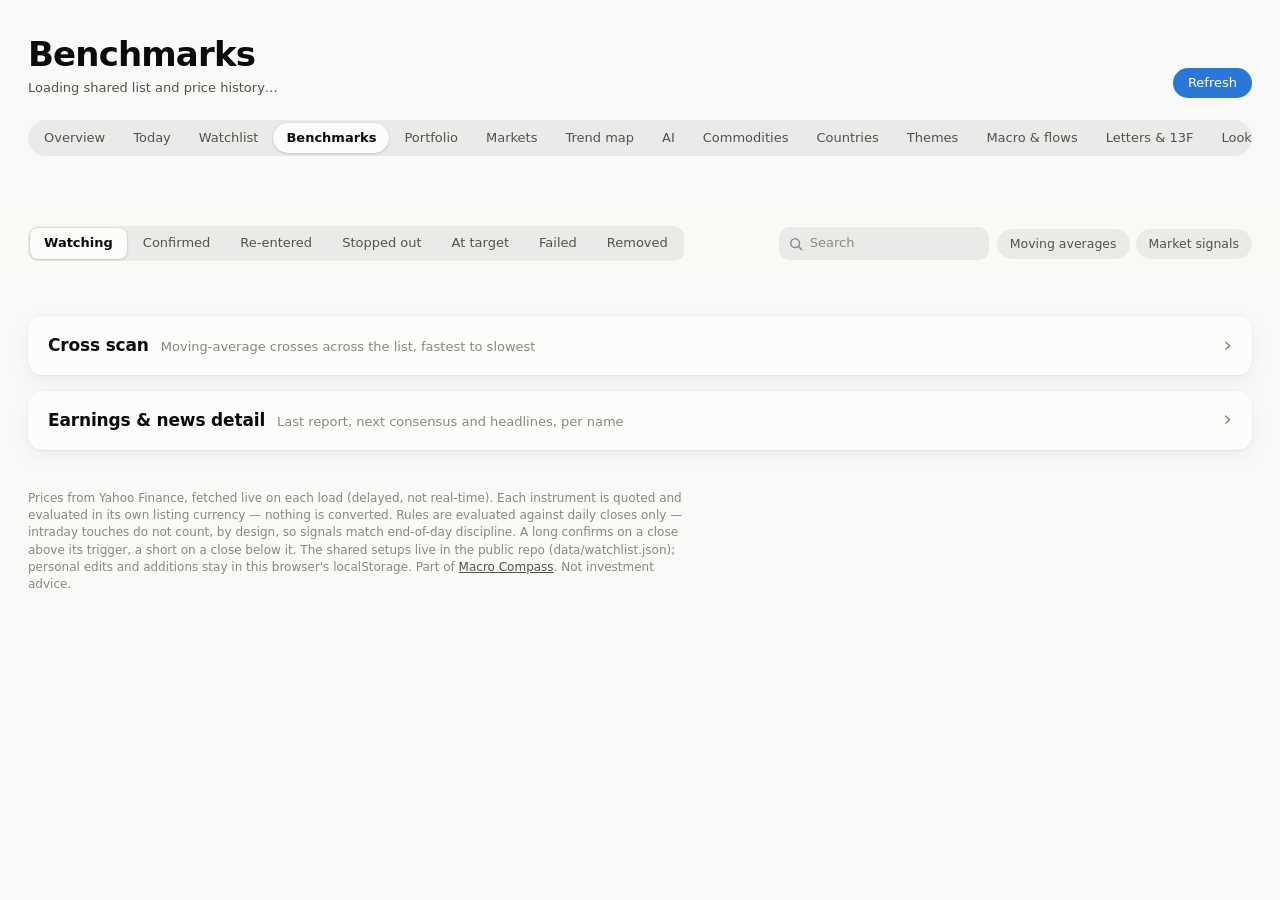
<file: docs/benchmarks.html>
<!doctype html>
<meta charset="utf-8">
<title>Benchmarks — Macro Compass</title>
<!-- The benchmarks board is the watchlist engine pointed at a second file, so
     that the replay, the states, the negation rule and the alerts are one
     implementation rather than two that drift. This page only exists to keep
     the old URL working. -->
<meta http-equiv="refresh" content="0; url=watch.html?set=benchmarks">
<link rel="canonical" href="watch.html?set=benchmarks">
<p>Moved to <a href="watch.html?set=benchmarks">the benchmarks board</a>.</p>
</file>
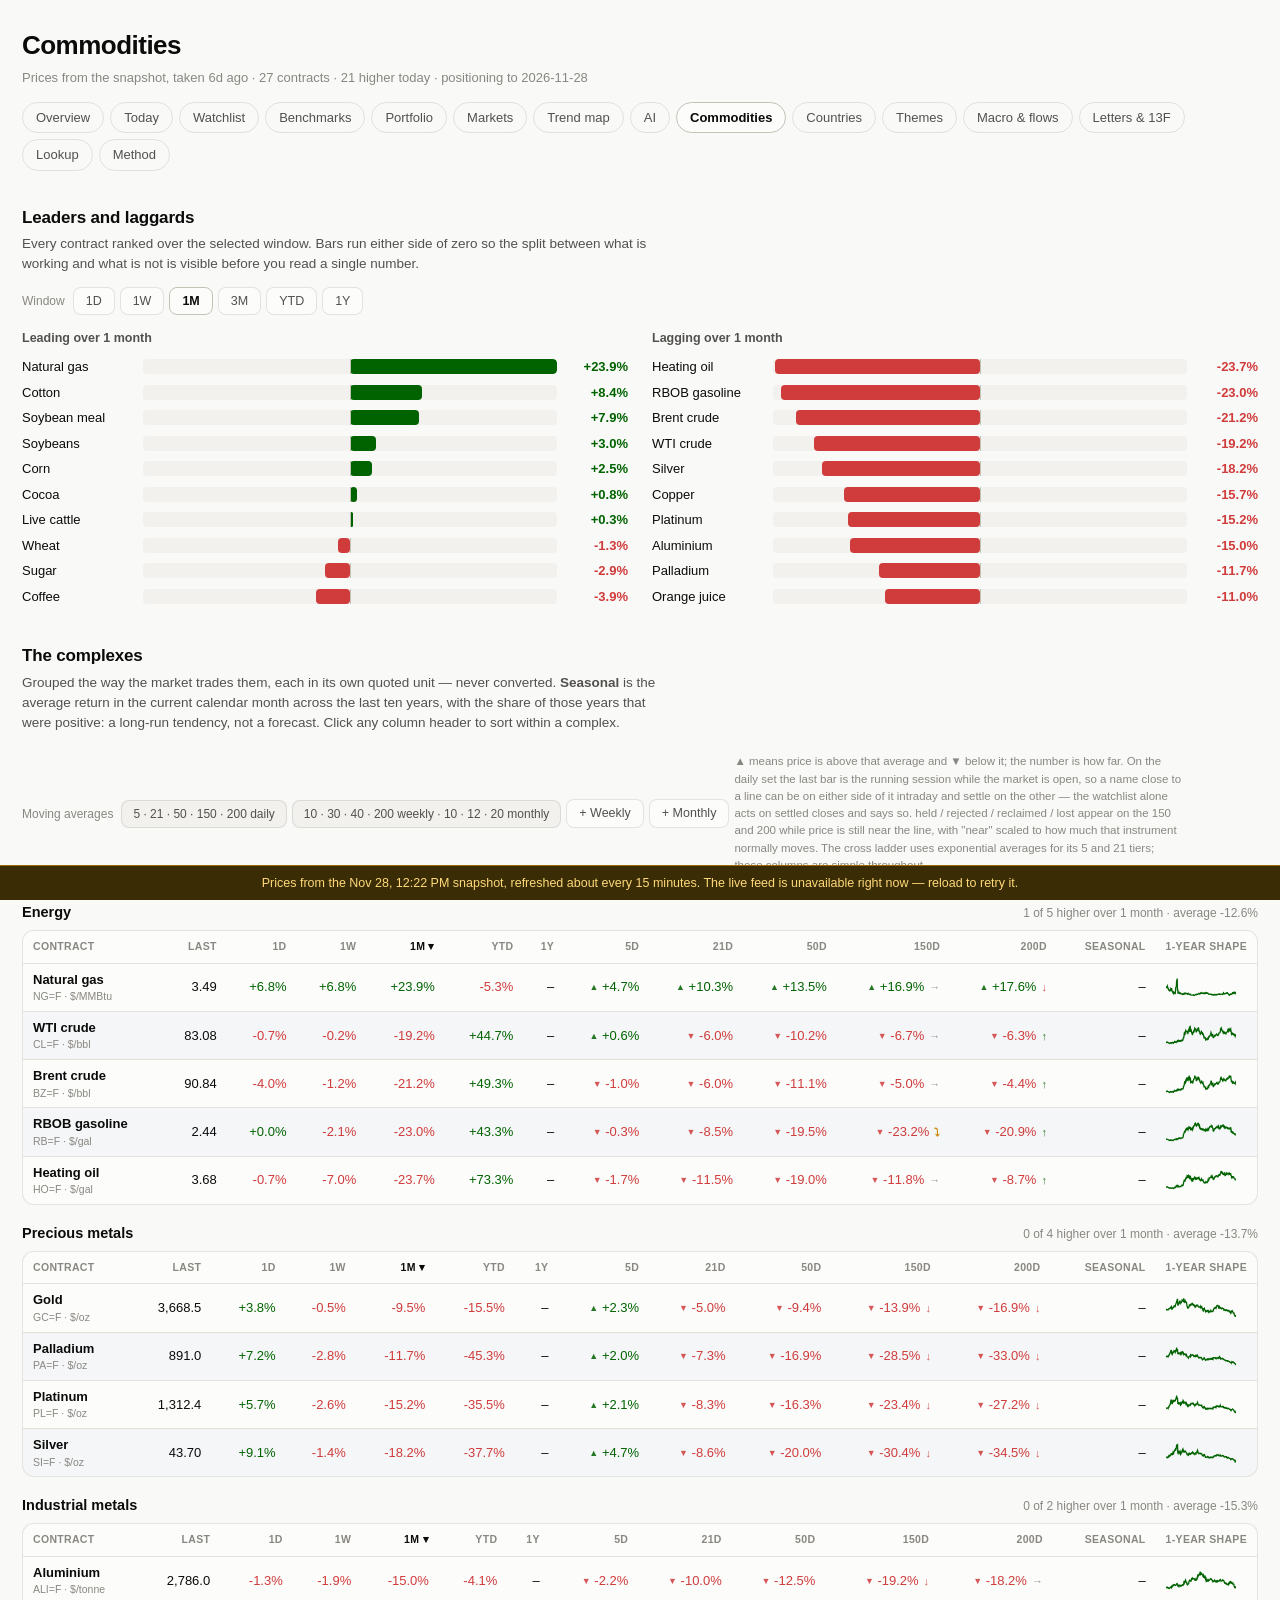
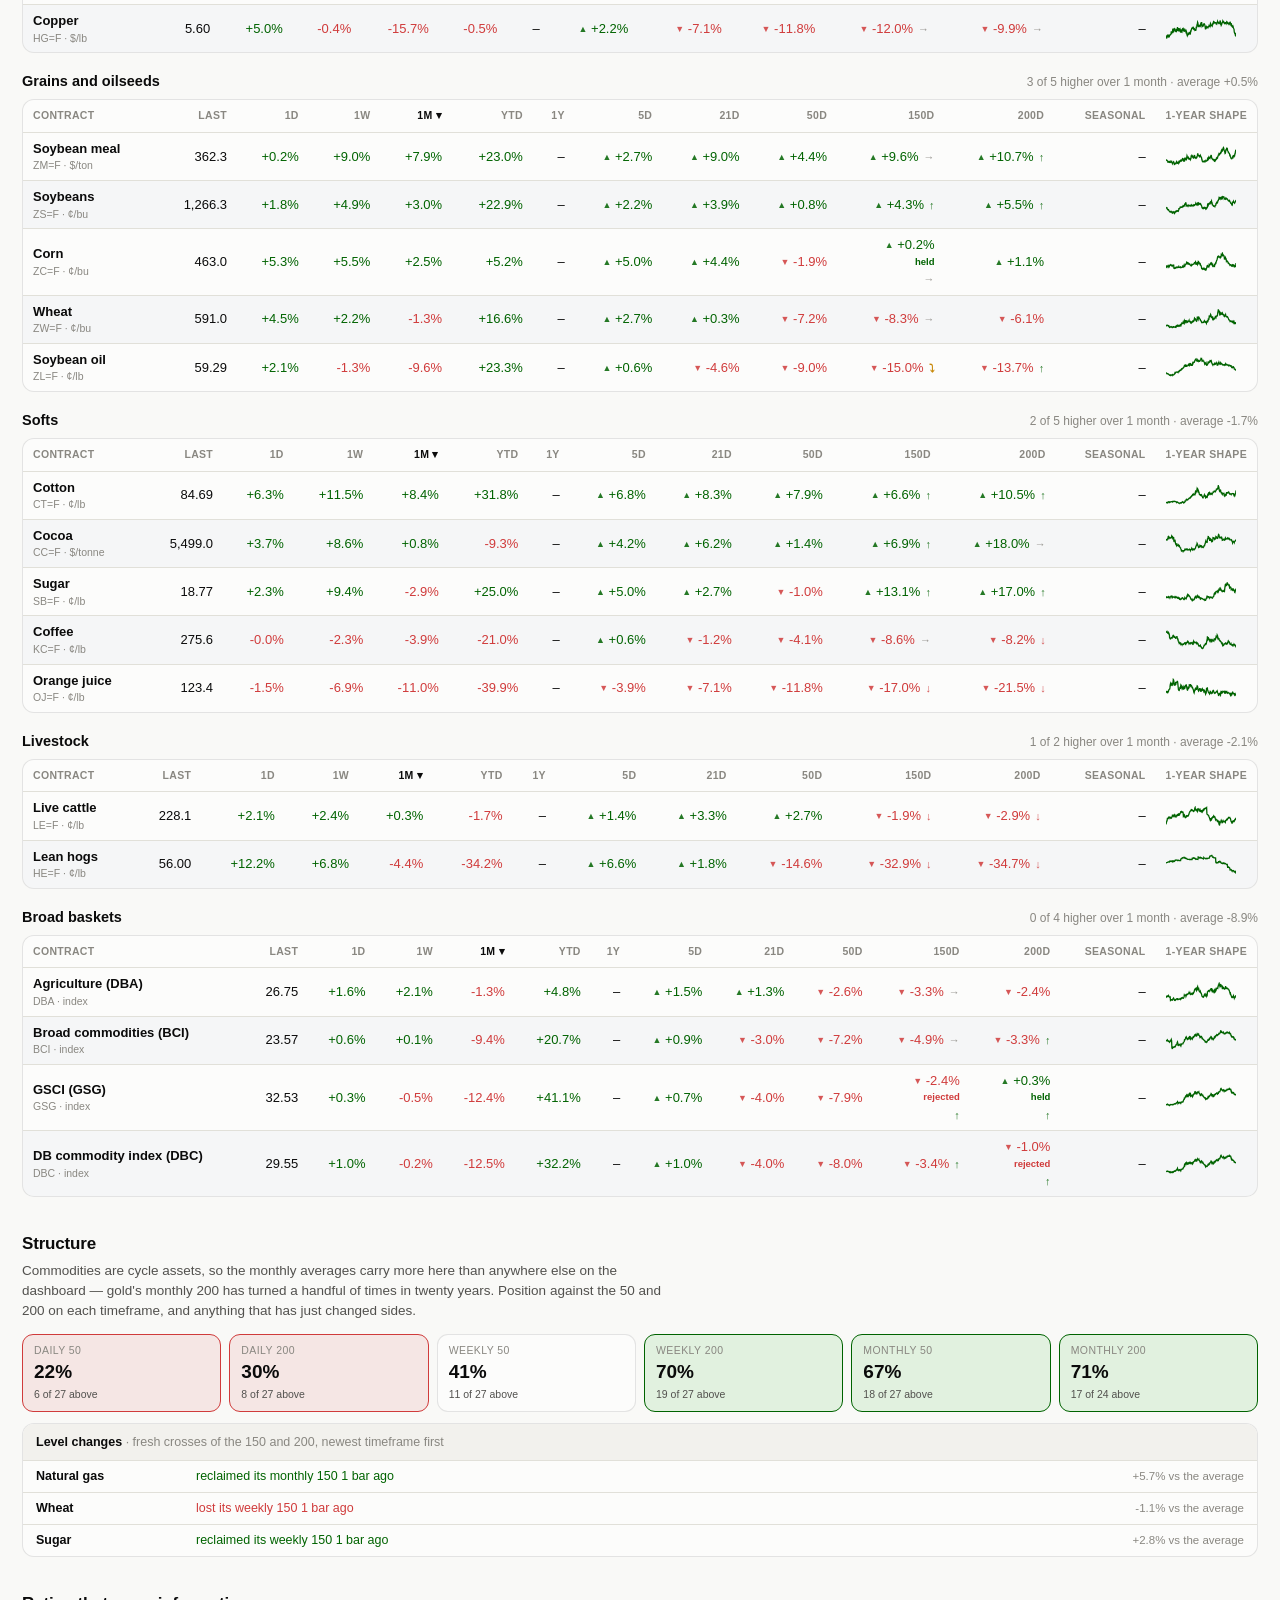
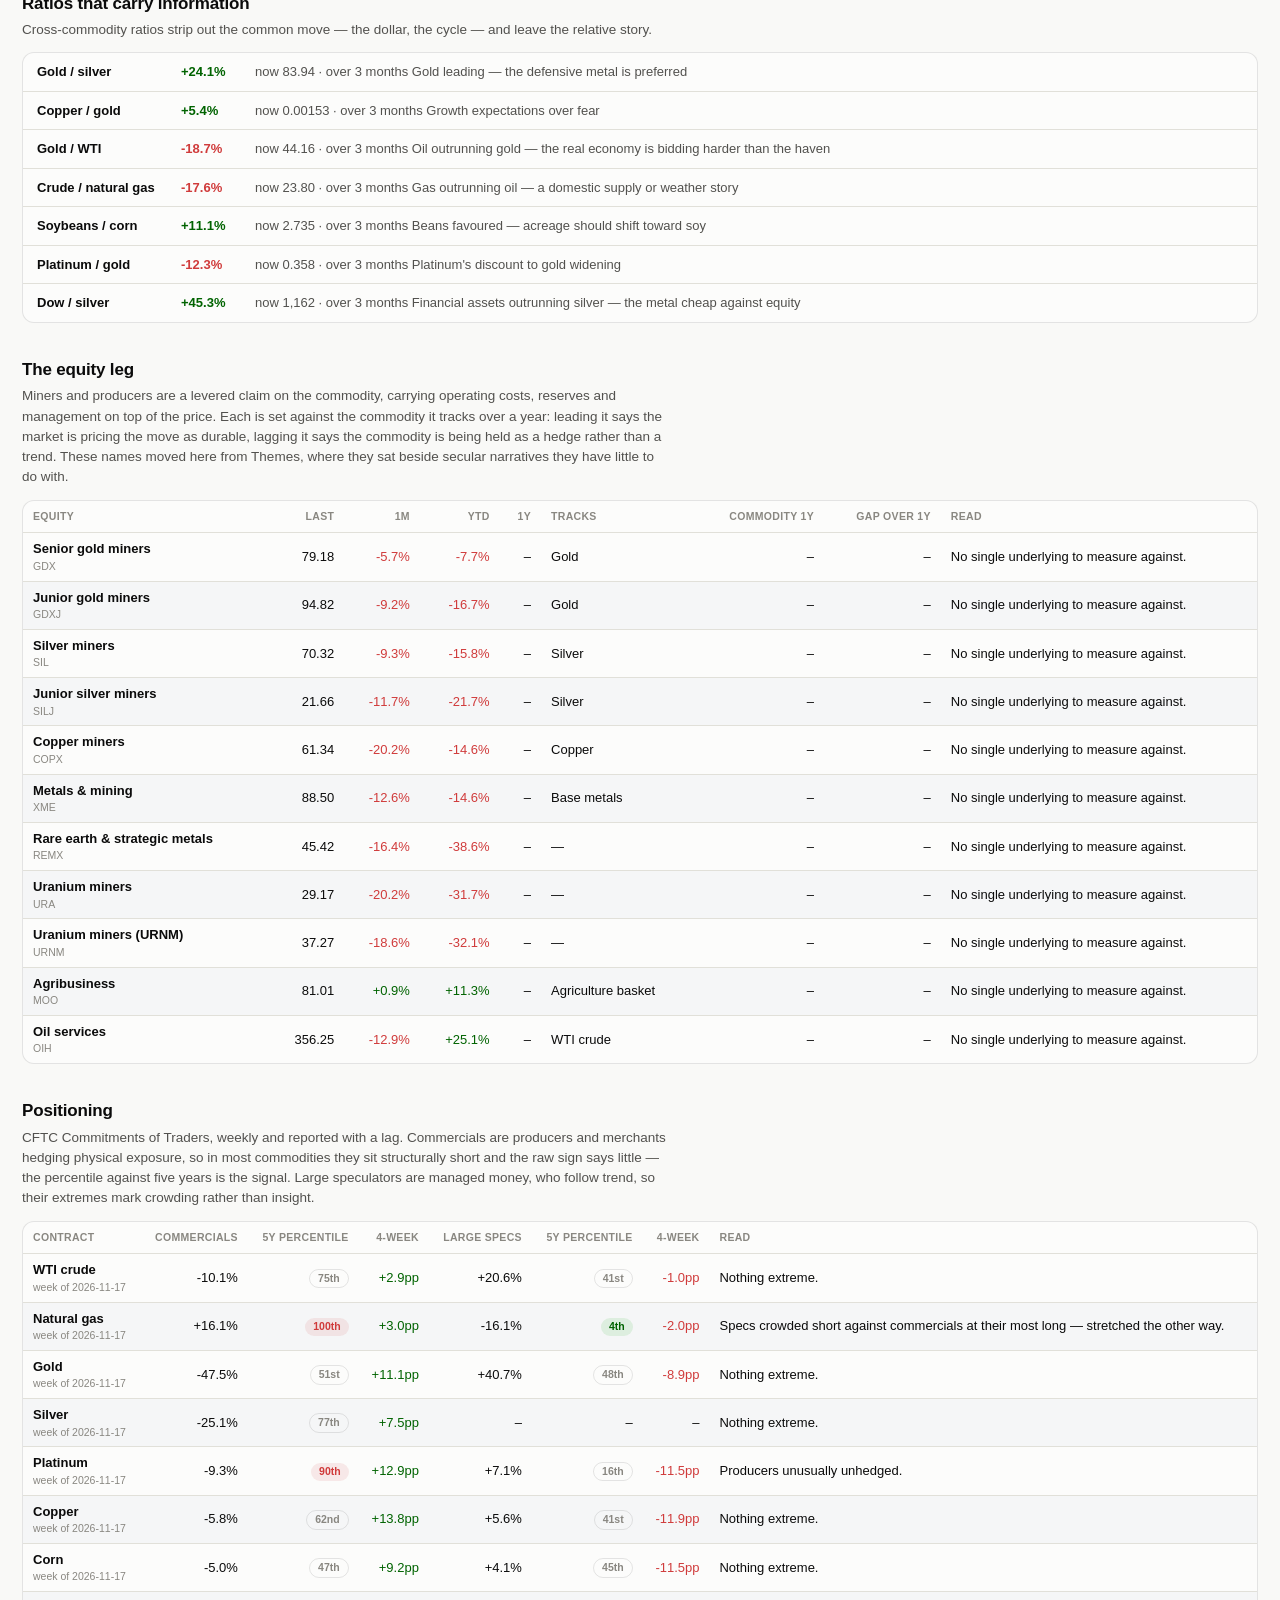
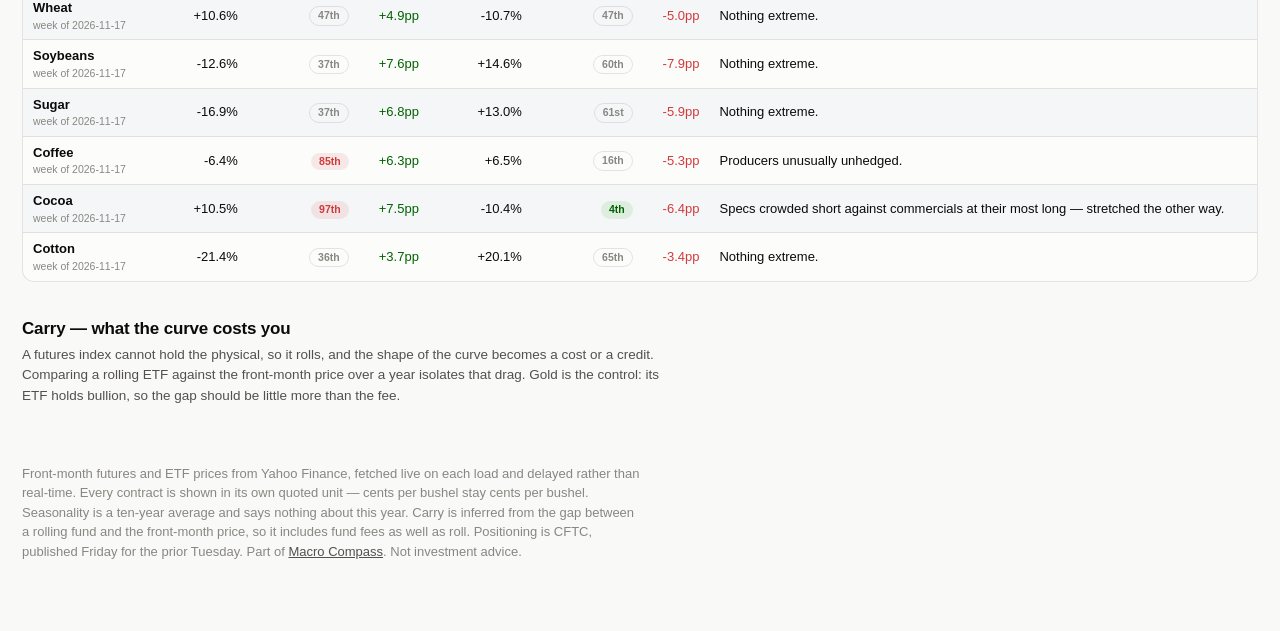
<file: docs/commodities.html>
<!DOCTYPE html>
<html lang="en">
<head>
<meta charset="utf-8">
<meta name="viewport" content="width=device-width, initial-scale=1">
<title>Commodities — Macro Compass</title>
<link rel="icon" href="favicon.svg" type="image/svg+xml">
<link rel="alternate icon" href="favicon.ico" sizes="any">
<meta name="theme-color" content="#0f1b2d">
<style>
  :root {
    color-scheme: light dark;
    --page:#f9f9f7; --surface-1:#fcfcfb; --surface-2:#f2f1ed;
    --text-primary:#0b0b0b; --text-secondary:#52514e; --text-muted:#898781;
    --grid:#e1e0d9; --baseline:#c3c2b7; --border:rgba(11,11,11,0.10);
    --series-1:#2a78d6; --series-2:#eb6834;
    --up:#006300; --down:#d03b3b;
    --on-bg:rgba(12,163,12,0.10); --off-bg:rgba(208,59,59,0.10);
    --mixed-bg:rgba(237,161,0,0.12);
  }
  @media (prefers-color-scheme: dark) {
    :root:where(:not([data-theme="light"])) {
      --page:#0d0d0d; --surface-1:#1a1a19; --surface-2:#232322;
      --text-primary:#fff; --text-secondary:#c3c2b7; --text-muted:#898781;
      --grid:#2c2c2a; --baseline:#383835; --border:rgba(255,255,255,0.10);
      --series-1:#3987e5; --series-2:#d95926;
      --up:#0ca30c; --down:#e66767;
      --on-bg:rgba(12,163,12,0.14); --off-bg:rgba(230,103,103,0.14);
      --mixed-bg:rgba(237,161,0,0.16);
    }
  }
  * { box-sizing:border-box; margin:0; }
  body { background:var(--page); color:var(--text-primary); font-size:15px; line-height:1.5;
    font-family:ui-sans-serif,-apple-system,"Segoe UI",Roboto,sans-serif;
    -webkit-font-smoothing:antialiased; }
  .wrap { max-width:1300px; margin:0 auto; padding:26px 22px 70px; }
  header { display:flex; justify-content:space-between; align-items:flex-start; gap:16px;
    flex-wrap:wrap; }
  h1 { font-size:26px; letter-spacing:-0.02em; }
  h2 { font-size:17px; margin:34px 0 4px; letter-spacing:-0.01em; }
  .stamp { color:var(--text-muted); font-size:13px; margin-top:3px; }
  .lede { color:var(--text-secondary); font-size:13.5px; max-width:86ch; margin-bottom:12px; }
  nav.pages { display:flex; gap:6px; margin-top:14px; flex-wrap:wrap; }
  nav.pages a { font-size:13px; color:var(--text-secondary); text-decoration:none;
    border:1px solid var(--border); border-radius:999px; padding:5px 13px; }
  nav.pages a:hover { color:var(--text-primary); border-color:var(--baseline); }
  nav.pages a.here { color:var(--text-primary); border-color:var(--baseline);
    background:var(--surface-1); font-weight:600; }
  #status { color:var(--text-muted); font-size:13.5px; margin-top:20px; }
  .up { color:var(--up); } .down { color:var(--down); }

  .switch { display:flex; gap:5px; align-items:center; margin:8px 0 14px; flex-wrap:wrap; }
  .switch .slabel { font-size:12px; color:var(--text-muted); margin-right:3px; }
  .rangebtn { font:inherit; font-size:12.5px; color:var(--text-secondary); cursor:pointer;
    background:var(--surface-1); border:1px solid var(--border); border-radius:8px; padding:4px 12px; }
  .rangebtn[aria-pressed="true"] { color:var(--text-primary); border-color:var(--baseline);
    font-weight:640; }
  .rangebtn:hover { color:var(--text-primary); }

  /* ranked bars — the fastest read on the page */
  .ranks { display:grid; grid-template-columns:1fr 1fr; gap:24px; }
  @media (max-width:900px) { .ranks { grid-template-columns:1fr; } }
  .rankcol h3 { font-size:12.5px; font-weight:650; color:var(--text-secondary); margin-bottom:6px; }
  .rankrow { display:grid; grid-template-columns:112px 1fr 62px; align-items:center; gap:9px;
    padding:3px 0; font-size:13px; }
  .rankrow .rl { white-space:nowrap; overflow:hidden; text-overflow:ellipsis; }
  .rankrow .rb { height:15px; background:var(--surface-2); border-radius:4px; position:relative;
    overflow:hidden; }
  .rankrow .rb i { position:absolute; top:0; bottom:0; display:block; border-radius:4px; }
  .rankrow .rb i.pos { left:50%; background:var(--up); }
  .rankrow .rb i.neg { right:50%; background:var(--down); }
  .rankrow .rb::after { content:""; position:absolute; left:50%; top:0; bottom:0; width:1px;
    background:var(--baseline); }
  .rankrow .rv { text-align:right; font-variant-numeric:tabular-nums; font-weight:640; }

  /* complex tables */
  .cplx { margin-bottom:18px; }
  .cplxhead { display:flex; align-items:baseline; gap:10px; flex-wrap:wrap; margin-bottom:6px; }
  .cplxhead h3 { font-size:14.5px; margin:0; }
  .cplxhead .csum { font-size:12px; color:var(--text-muted); margin-left:auto;
    font-variant-numeric:tabular-nums; }
  .tablewrap { overflow-x:auto; background:var(--surface-1); border:1px solid var(--border);
    border-radius:12px; }
  table { border-collapse:collapse; width:100%; font-size:13px; }
  th { font-size:10.5px; font-weight:600; color:var(--text-muted); text-transform:uppercase;
    letter-spacing:0.03em; text-align:right; padding:8px 10px; border-bottom:1px solid var(--grid);
    white-space:nowrap; cursor:pointer; user-select:none; }
  th.left { text-align:left; } th.nosort { cursor:default; }
  th.active { color:var(--text-primary); }
  th.active::after { content:" ▾"; } th.active.asc::after { content:" ▴"; }
  td { padding:6px 10px; border-bottom:1px solid var(--grid); text-align:right;
    white-space:nowrap; font-variant-numeric:tabular-nums; }
  td.left { text-align:left; }
  tbody tr:last-child td { border-bottom:none; }
  tbody tr:nth-child(even) td { background:rgba(125,150,180,0.055); }
  tbody tr:hover td { background:var(--surface-2); }
  .cname { color:var(--text-primary); font-weight:600; text-decoration:none; }
  .cname:hover { text-decoration:underline; }
  .cunit { color:var(--text-muted); font-size:10.5px; display:block; }
  td.spark { width:74px; padding:2px 10px; }
  td.spark svg { width:70px; height:20px; display:block; }

  /* ratios */
  .ratios { background:var(--surface-1); border:1px solid var(--border); border-radius:12px;
    overflow:hidden; }
  .rrow { display:flex; align-items:baseline; gap:12px; padding:9px 14px;
    border-bottom:1px solid var(--grid); font-size:13px; flex-wrap:wrap; }
  .rrow:last-child { border-bottom:none; }
  .rrow .rp { font-weight:650; min-width:132px; }
  .rrow .rc { font-weight:650; font-variant-numeric:tabular-nums; min-width:62px; }
  .rrow .rt { color:var(--text-secondary); flex:1; min-width:230px; }

  /* positioning */
  .pill { display:inline-block; font-size:10.5px; font-weight:650; border-radius:999px;
    padding:1px 8px; }
  .pill.hot { background:var(--off-bg); color:var(--down); }
  .pill.cold { background:var(--on-bg); color:var(--up); }
  .pill.mid { color:var(--text-muted); border:1px solid var(--border); }

  /* carry cards */
  .cards { display:grid; grid-template-columns:repeat(auto-fit,minmax(280px,1fr)); gap:11px; }
  .card { background:var(--surface-1); border:1px solid var(--border); border-radius:12px;
    padding:12px 14px; }
  .card h4 { font-size:13.5px; margin:0 0 2px; }
  .card .big { font-size:20px; font-weight:680; font-variant-numeric:tabular-nums; }
  .card .cs { font-size:11.5px; color:var(--text-muted); }
  .card .cv { font-size:12.5px; margin-top:5px; }
  .card.contango { border-color:var(--down); }
  .card.backward { border-color:var(--up); }

  footer { margin-top:46px; font-size:13px; color:var(--text-muted); max-width:86ch; }
  footer a { color:var(--text-secondary); }
  /* MA slope: direction of the average itself, beside its distance. Amber for
     a turn because a turn is neither up nor down yet — it is the thing to look
     at. */
  .maslope { margin-left:5px; font-size:11px; opacity:.85; }
  .maslope.rising  { color:var(--up); }
  .maslope.falling { color:var(--down); }
  .maslope.turnup, .maslope.turndown { color:var(--open, #c8890a); font-weight:700; opacity:1; }
  .maslope.flat, .maslope.flatup, .maslope.flatdown { color:var(--text-muted); }

  #totop { position:fixed; right:18px; bottom:18px; z-index:40; width:40px; height:40px;
    border-radius:50%; border:1px solid #eda100; background:#eda100; color:#241a03;
    font-size:17px; font-weight:700; cursor:pointer; display:none; align-items:center;
    justify-content:center; box-shadow:0 4px 14px rgba(0,0,0,0.28); }
  #totop.show { display:flex; }
  #totop:hover { background:#fab219; border-color:#fab219; }
  /* ---- shared moving-average structure block (ma.js) ---- */
  .mabreadth { display:grid; grid-template-columns:repeat(auto-fit,minmax(126px,1fr)); gap:8px;
    margin-bottom:11px; }
  .macard { background:var(--surface-1); border:1px solid var(--border); border-radius:11px;
    padding:8px 11px; }
  .macard.on { background:var(--on-bg); border-color:var(--up); }
  .macard.off { background:var(--off-bg); border-color:var(--down); }
  .macard .mal { font-size:10.5px; color:var(--text-muted); text-transform:uppercase;
    letter-spacing:0.04em; }
  .macard .mav { font-size:19px; font-weight:680; font-variant-numeric:tabular-nums; }
  .macard .mas { font-size:10.5px; color:var(--text-secondary); }
  .malist { background:var(--surface-1); border:1px solid var(--border); border-radius:12px;
    overflow:hidden; }
  .malist h4 { font-size:12.5px; font-weight:650; margin:0; padding:9px 13px;
    background:var(--surface-2); border-bottom:1px solid var(--grid); }
  .malist h4 .masub { font-weight:500; color:var(--text-muted); }
  .marow { display:grid; grid-template-columns:150px 1fr auto; gap:10px; align-items:baseline;
    padding:6px 13px; border-bottom:1px solid var(--grid); font-size:12.5px; }
  .marow:last-child { border-bottom:none; }
  .marow a { color:var(--text-primary); font-weight:640; text-decoration:none;
    overflow:hidden; text-overflow:ellipsis; white-space:nowrap; }
  .marow a:hover { text-decoration:underline; }
  .marow .mawhat { color:var(--text-secondary); }
  .marow.good .mawhat { color:var(--up); }
  .marow.bad .mawhat { color:var(--down); }
  .marow .madist { color:var(--text-muted); font-variant-numeric:tabular-nums;
    font-size:11.5px; white-space:nowrap; }
  .malist .manone { font-size:12.5px; color:var(--text-muted); padding:10px 13px; margin:0; }
  /* moving-average columns (ma.js) */
  .switch .mafixed { font-size:12px; color:var(--text-secondary); background:var(--surface-2);
    border:1px solid var(--border); border-radius:8px; padding:4px 11px; }
  .rangebtn[disabled] { opacity:0.6; cursor:default; }
  .switch .manote { font-size:11.5px; color:var(--text-muted); max-width:70ch; }
  td.maup { color:var(--up); } td.madown { color:var(--down); } td.madim { color:var(--text-muted); }
  .matag { display:block; font-size:9.5px; font-weight:650; text-transform:lowercase; }
  .matag.held, .matag.reclaimed { color:var(--up); }
  .matag.lost, .matag.rejected { color:var(--down); }
  .maside { font-size:9px; vertical-align:1px; opacity:0.85; }
</style>
<link rel="stylesheet" href="mobile.css?v=20260927b">
<script src="mobile.js?v=20261012a" defer></script>
<script src="pricefloor.js?v=20260927b"></script>
<script src="quotes.js?v=20260927b"></script>
<script src="links.js?v=20260927b"></script>
</head>
<body>
<script src="universe.js?v=20260927b"></script>
<script src="ma.js?v=20260927b"></script>
<div class="wrap">
  <header>
    <div>
      <h1>Commodities</h1>
      <p class="stamp" id="stamp">Loading…</p>
    </div>
  </header>
  <nav class="pages">
    <a href="./">Overview</a>
    <a href="tape.html">Today</a>
    <a href="watch.html">Watchlist</a>
    <a href="watch.html?set=benchmarks">Benchmarks</a>
    <a href="portfolio.html">Portfolio</a>
    <a href="markets.html">Markets</a>
    <a href="trend.html">Trend map</a>
    <a href="ai.html">AI</a>
    <a href="commodities.html" class="here">Commodities</a>
    <a href="countries.html">Countries</a>
    <a href="themes.html">Themes</a>
    <a href="macro.html">Macro &amp; flows</a>
    <a href="letters.html">Letters &amp; 13F</a>
    <a href="lookup.html">Lookup</a>
    <a href="method.html">Method</a>
  </nav>

  <p id="status">Fetching live prices…</p>

  <div id="content" hidden>
    <h2>Leaders and laggards</h2>
    <p class="lede">Every contract ranked over the selected window. Bars run either side of zero so
      the split between what is working and what is not is visible before you read a single number.</p>
    <div class="switch" id="win" role="group" aria-label="Window">
      <span class="slabel">Window</span>
      <button class="rangebtn" data-w="d1" type="button" aria-pressed="false">1D</button>
      <button class="rangebtn" data-w="w1" type="button" aria-pressed="false">1W</button>
      <button class="rangebtn" data-w="m1" type="button" aria-pressed="true">1M</button>
      <button class="rangebtn" data-w="m3" type="button" aria-pressed="false">3M</button>
      <button class="rangebtn" data-w="ytd" type="button" aria-pressed="false">YTD</button>
      <button class="rangebtn" data-w="y1" type="button" aria-pressed="false">1Y</button>
    </div>
    <div class="ranks" id="ranks"></div>

    <h2>The complexes</h2>
    <p class="lede">Grouped the way the market trades them, each in its own quoted unit — never
      converted. <b>Seasonal</b> is the average return in the current calendar month across the last
      ten years, with the share of those years that were positive: a long-run tendency, not a
      forecast. Click any column header to sort within a complex.</p>
    <div class="switch" id="matoggles"></div>
    <div id="complexes"></div>

    <h2>Structure</h2>
    <p class="lede">Commodities are cycle assets, so the monthly averages carry more here than
      anywhere else on the dashboard — gold's monthly 200 has turned a handful of times in
      twenty years. Position against the 50 and 200 on each timeframe, and anything that has just
      changed sides.</p>
    <div id="structure"></div>

    <h2>Ratios that carry information</h2>
    <p class="lede">Cross-commodity ratios strip out the common move — the dollar, the cycle — and
      leave the relative story.</p>
    <div class="ratios" id="ratios"></div>

    <h2>The equity leg</h2>
    <p class="lede">Miners and producers are a levered claim on the commodity, carrying operating
      costs, reserves and management on top of the price. Each is set against the commodity it
      tracks over a year: leading it says the market is pricing the move as durable, lagging it
      says the commodity is being held as a hedge rather than a trend. These names moved here from
      Themes, where they sat beside secular narratives they have little to do with.</p>
    <div id="equity"></div>

    <h2>Positioning</h2>
    <p class="lede">CFTC Commitments of Traders, weekly and reported with a lag. Commercials are
      producers and merchants hedging physical exposure, so in most commodities they sit
      structurally short and the raw sign says little — the percentile against five years is the
      signal. Large speculators are managed money, who follow trend, so their extremes mark
      crowding rather than insight.</p>
    <div class="tablewrap" id="cot"></div>

    <h2>Carry — what the curve costs you</h2>
    <p class="lede">A futures index cannot hold the physical, so it rolls, and the shape of the
      curve becomes a cost or a credit. Comparing a rolling ETF against the front-month price over
      a year isolates that drag. Gold is the control: its ETF holds bullion, so the gap should be
      little more than the fee.</p>
    <div class="cards" id="carry"></div>
  </div>

  <footer>
    <p>Front-month futures and ETF prices from Yahoo Finance, fetched live on each load and delayed
      rather than real-time. Every contract is shown in its own quoted unit — cents per bushel stay
      cents per bushel. Seasonality is a ten-year average and says nothing about this year. Carry is
      inferred from the gap between a rolling fund and the front-month price, so it includes fund
      fees as well as roll. Positioning is CFTC, published Friday for the prior Tuesday.
      Part of <a href="./">Macro Compass</a>. Not investment advice.</p>
  </footer>
</div>

<script>
"use strict";
(async function () {
  const $ = s => document.querySelector(s);
  const h = (tag, cls, text) => {
    const n = document.createElement(tag);
    if (cls) n.className = cls;
    if (text !== undefined) n.textContent = text;
    return n;
  };
  const PROXIES = [
    /* Yahoo sends no access-control-allow-origin, so every price on this site
       reaches the browser through one of these. They are free, public and
       therefore mortal: on 2026-08-23 corsproxy.io began answering 401 to
       everyone without a paid key and allorigins went to 522, and because
       corsproxy.io was FIRST in this list every request on every page spent
       its first attempt on a guaranteed failure before falling through to a
       proxy that was also down. Nothing loaded anywhere.

       Ordered by what was measured working that day, dead ones removed. Each
       is tried in turn, so the cost of one being slow is bounded by the next
       one succeeding — but none of them is dependable on its own, which is
       why data/prices.json exists as a floor beneath all of them. */
    u => "https://macro-compass-proxy.joe-edessa.workers.dev/?url=" + encodeURIComponent(u),
    u => "https://api.cors.lol/?url=" + encodeURIComponent(u),
    u => "https://api.allorigins.win/raw?url=" + encodeURIComponent(u),
    u => "https://api.codetabs.com/v1/proxy?quest=" + encodeURIComponent(u),
  ];
  /* Straight to the chart. A ticker on this site is something you want to look
     at, not read a summary of, and the summary page was one more click away
     from the thing you actually opened it for. Verified in a browser rather
     than with curl, which Yahoo answers 404 for every non-US symbol. */
  const YQ = window.YCHART;   // see links.js
  const fmt = (v, d = 1) => v == null || !isFinite(v) ? "–"
    : v.toLocaleString("en-US", { minimumFractionDigits: d, maximumFractionDigits: d });
  const pct = v => v == null ? "–" : (v > 0 ? "+" : "") + fmt(v) + "%";
  const cls = v => v == null ? "" : v >= 0 ? "up" : "down";
  const css = n => getComputedStyle(document.documentElement).getPropertyValue(n).trim();
  /* Ratio levels span five orders of magnitude here — gold/silver is ~68 while
     copper/gold is ~0.0015. A fixed two decimals prints the latter as 0.00. */
  const fmtLevel = v => v == null || !isFinite(v) ? "–"
    : Math.abs(v) >= 100 ? fmt(v, 0)
    : Math.abs(v) >= 10 ? fmt(v, 2)
    : Math.abs(v) >= 1 ? fmt(v, 3)
    : Number(v.toPrecision(3)).toString();

  /* [symbol, name, quoted unit, COT key or null]. Units are stated because a
     commodity page that prints 4,445 and 662 without saying one is dollars an
     ounce and the other cents a pound is unreadable. */
  const COMPLEXES = UNIVERSE.COMPLEXES;
  const ALL = COMPLEXES.flatMap(([, list]) => list);
  /* The equity leg. A miner is a levered, operationally geared claim on the
     commodity: when it leads the metal the market is pricing the move as
     durable, when it lags the metal is being treated as a hedge. Paired with
     its underlying so the comparison is the point, not the level. */
  const EQUITY = [
    ["GDX", "Senior gold miners", "GC=F", "Gold"],
    ["GDXJ", "Junior gold miners", "GC=F", "Gold"],
    ["SIL", "Silver miners", "SI=F", "Silver"],
    ["SILJ", "Junior silver miners", "SI=F", "Silver"],
    ["COPX", "Copper miners", "HG=F", "Copper"],
    ["XME", "Metals & mining", "DBB", "Base metals"],
    ["REMX", "Rare earth & strategic metals", null, null],
    ["URA", "Uranium miners", null, null],
    ["URNM", "Uranium miners (URNM)", null, null],
    ["MOO", "Agribusiness", "DBA", "Agriculture basket"],
    ["OIH", "Oil services", "CL=F", "WTI crude"],
  ];
  /* Rolling fund against the front month: the gap over a year is roll plus fee.
     Gold is included deliberately as a control — a physically backed fund has
     no roll, so its gap should be about the expense ratio and nothing more. */
  const CARRY = [
    ["USO", "CL=F", "WTI crude", "United States Oil Fund"],
    ["UNG", "NG=F", "Natural gas", "United States Natural Gas Fund"],
    ["GLD", "GC=F", "Gold (control)", "SPDR Gold Shares, physically backed"],
  ];
  const RATIOS = [
    ["GC=F", "SI=F", "Gold / silver", "Gold leading — the defensive metal is preferred",
      "Silver leading — the industrial and higher-beta metal is preferred"],
    ["HG=F", "GC=F", "Copper / gold", "Growth expectations over fear",
      "Fear over growth expectations"],
    ["GC=F", "CL=F", "Gold / WTI", "Gold buying more oil — energy is cheap against the monetary metal",
      "Oil outrunning gold — the real economy is bidding harder than the haven"],
    ["CL=F", "NG=F", "Crude / natural gas", "Oil outrunning gas — global demand over domestic supply",
      "Gas outrunning oil — a domestic supply or weather story"],
    ["ZS=F", "ZC=F", "Soybeans / corn", "Beans favoured — acreage should shift toward soy",
      "Corn favoured — acreage should shift toward corn"],
    ["PL=F", "GC=F", "Platinum / gold", "Platinum closing its historic discount",
      "Platinum's discount to gold widening"],
    /* How many ounces of silver buy the Dow. A century-scale gauge of financial
       assets against the monetary metal — it ran near 15 in 1980 and above
       2,500 in 2001, so the level matters more than the move. */
    ["^DJI", "SI=F", "Dow / silver", "Financial assets outrunning silver — the metal cheap against equity",
      "Silver outrunning financial assets — the monetary bid winning"],
  ];

  async function proxied(url) {
    let err;
    for (const w of PROXIES) {
      try {
        const r = await fetch(w(url), { cache: "no-store" });
        if (!r.ok) throw new Error("HTTP " + r.status);
        return await r.json();
      } catch (e) { err = e; }
    }
    throw err;
  }
  /* Ten years of daily closes: enough for a ten-year seasonal average. */
  async function fetchSeries(symbols) {
    const chunks = [];
    for (let i = 0; i < symbols.length; i += 10) chunks.push(symbols.slice(i, i + 10));
    const res = await Promise.all(chunks.map(async c => {
      try {
        return (await proxied("https://query1.finance.yahoo.com/v7/finance/spark?symbols=" +
          c.map(encodeURIComponent).join(",") + "&range=10y&interval=1d")).spark?.result || [];
      } catch { return []; }
    }));
    const out = {};
    for (const row of res.flat()) {
      const resp = row.response?.[0];
      const closes = resp?.indicators?.quote?.[0]?.close, stamps = resp?.timestamp;
      if (!closes || !stamps) continue;
      const pts = [];
      for (let i = 0; i < stamps.length; i++) {
        if (closes[i] != null)
          pts.push([new Date(stamps[i] * 1000).toISOString().slice(0, 10), closes[i]]);
      }
      if (pts.length) out[row.symbol] = pts;
    }
    return out;
  }

  /* A delisted instrument does not leave the feed: Yahoo keeps serving its old
     history and pads a null bar at today's timestamp, so the last row looks
     current until you check the last real close. The liquidated Portugal and
     Egypt ETFs read as live here for months. Anything staler than this is
     dropped rather than shown as a live quote. */
  const STALE_DAYS = 14;
  const DROPPED = [];
  const freshOnly = map => {
    const today = new Date().toISOString().slice(0, 10);
    const out = {};
    for (const sym in map) {
      const pts = map[sym];
      if (!pts || !pts.length) continue;
      const age = Math.round((new Date(today) - new Date(pts[pts.length - 1][0])) / 864e5);
      if (age > STALE_DAYS) { DROPPED.push(sym + " (to " + pts[pts.length - 1][0] + ")"); continue; }
      out[sym] = pts;
    }
    return out;
  };
  const back = (pts, n) => pts.length > n ? (pts[pts.length - 1][1] / pts[pts.length - 1 - n][1] - 1) * 100 : null;
  function stats(pts) {
    if (!pts || pts.length < 5) return null;
    const last = pts[pts.length - 1][1];
    const win = pts.slice(-200).map(p => p[1]);
    const ma = win.length >= 150 ? win.reduce((a, b) => a + b, 0) / win.length : null;
    const yr = new Date().getFullYear();
    let ytdBase = null;
    for (const [d, v] of pts) { if (d < yr + "-01-01") ytdBase = v; else break; }
    return { last, d1: back(pts, 1), w1: back(pts, 5), m1: back(pts, 21), m3: back(pts, 63),
      y1: back(pts, 252), ytd: ytdBase ? (last / ytdBase - 1) * 100 : null,
      maGap: ma == null ? null : (last / ma - 1) * 100 };
  }
  /* Average return in the current calendar month across whole past years, and
     how often it was positive. Only complete months of past years count — the
     month in progress would otherwise contaminate its own average. */
  function seasonal(pts) {
    if (!pts || pts.length < 500) return null;
    const month = new Date().getMonth() + 1;
    const mm = String(month).padStart(2, "0");
    const thisYear = new Date().getFullYear();
    const byYear = {};
    for (const [d, v] of pts) {
      if (d.slice(5, 7) !== mm) continue;
      const y = +d.slice(0, 4);
      if (y >= thisYear) continue;
      (byYear[y] = byYear[y] || []).push(v);
    }
    const rets = Object.values(byYear).filter(a => a.length > 5)
      .map(a => (a[a.length - 1] / a[0] - 1) * 100);
    if (rets.length < 5) return null;
    const avg = rets.reduce((a, b) => a + b, 0) / rets.length;
    const hit = Math.round(rets.filter(r => r > 0).length / rets.length * 100);
    return { avg, hit, n: rets.length, month };
  }
  function sparkline(pts, up) {
    const NS = "http://www.w3.org/2000/svg";
    const svg = document.createElementNS(NS, "svg");
    const w = 70, ht = 20;
    svg.setAttribute("viewBox", `0 0 ${w} ${ht}`);
    svg.setAttribute("preserveAspectRatio", "none");
    const v = pts.slice(-252).map(p => p[1]);
    if (v.length < 2) return svg;
    const lo = Math.min(...v), hi = Math.max(...v);
    const x = i => (i / (v.length - 1)) * w;
    const y = val => hi === lo ? ht / 2 : 1.5 + (1 - (val - lo) / (hi - lo)) * (ht - 3);
    const p = document.createElementNS(NS, "path");
    p.setAttribute("d", v.map((val, i) => (i ? "L" : "M") + x(i).toFixed(1) + " " + y(val).toFixed(1)).join(""));
    p.setAttribute("fill", "none");
    p.setAttribute("stroke", css(up ? "--up" : "--down"));
    p.setAttribute("stroke-width", "1.3");
    svg.appendChild(p);
    return svg;
  }
  function ratioChange(a, b, days) {
    if (!a || !b) return null;
    const mb = new Map(b.map(p => [p[0], p[1]]));
    const j = a.filter(p => mb.has(p[0])).map(p => [p[0], p[1] / mb.get(p[0])]);
    if (j.length < days + 1) return null;
    return { chg: (j[j.length - 1][1] / j[j.length - 1 - days][1] - 1) * 100,
             level: j[j.length - 1][1] };
  }

  const MONTHS = ["January", "February", "March", "April", "May", "June", "July",
                  "August", "September", "October", "November", "December"];
  const WINLAB = { d1: "1 day", w1: "1 week", m1: "1 month", m3: "3 months", ytd: "YTD", y1: "1 year" };
  let WIN = "m1", SERIES = {}, MACRO = null, ROWS = [];

  const status = $("#status");
  const syms = [...new Set(["^DJI"].concat(ALL.map(c => c[0]))
    .concat(CARRY.flatMap(c => [c[0], c[1]]))
    .concat(EQUITY.flatMap(e => [e[0], e[2]].filter(Boolean)))
    .concat(["DBB"]))];
  const [series, macro] = await Promise.all([
    fetchSeries(syms).catch(() => ({})),
    fetch("data/macro.json?t=" + Date.now(), { cache: "no-store" })
      .then(r => r.ok ? r.json() : null).catch(() => null),
  ]);
  SERIES = freshOnly(series); MACRO = macro;
  if (!Object.keys(SERIES).length) {
    status.textContent = "Could not reach the price feed. Reload in a moment.";
    throw new Error("no data");
  }
  status.hidden = true;
  $("#content").hidden = false;

  ROWS = ALL.map(([sym, name, unit, cot]) => {
    const pts = SERIES[sym];
    const st = stats(pts);
    return st ? { sym, name, unit, cot, pts, m: st, sea: seasonal(pts) } : null;
  }).filter(Boolean);

  /* Every contract on this page trades round the clock, so every one of them
     had the wrong day change: six of eight measurably so on 2026-08-28, with
     Brent reading -1.8% against a real -0.52%. The daily bar is cut at midnight
     New York and the session is not, so the reference has to come from the
     exchange rather than from the bar before last. */
  if (window.QUOTES) {
    try {
      await QUOTES.load(ROWS.map(r => r.sym));
      for (const r of ROWS) QUOTES.apply(r.sym, r.m);
    } catch { /* keep the bar-derived figures rather than nothing */ }
  }

  const upToday = ROWS.filter(r => r.m.d1 > 0).length;
  $("#stamp").textContent = window.PRICESTAMP() + " · " +
    ROWS.length + " contracts · " + upToday + " higher today" +
    (MACRO ? " · positioning to " + MACRO.generated_at.slice(0, 10) : "") +
    (DROPPED.length ? " · no longer trading: " + DROPPED.join(", ") : "");

  // ---------------- ranked bars ----------------
  function renderRanks() {
    const box = $("#ranks");
    box.textContent = "";
    const scored = ROWS.filter(r => r.m[WIN] != null && r.unit !== "index")
      .sort((a, b) => b.m[WIN] - a.m[WIN]);
    const max = Math.max(...scored.map(r => Math.abs(r.m[WIN])), 1);
    const col = (title, list) => {
      const d = h("div", "rankcol");
      d.appendChild(h("h3", null, title));
      for (const r of list) {
        const row = h("div", "rankrow");
        row.appendChild(h("span", "rl", r.name));
        const bar = h("div", "rb");
        const i = h("i", r.m[WIN] >= 0 ? "pos" : "neg");
        i.style.width = (Math.abs(r.m[WIN]) / max * 50) + "%";
        bar.appendChild(i);
        row.appendChild(bar);
        row.appendChild(h("span", "rv " + cls(r.m[WIN]), pct(r.m[WIN])));
        d.appendChild(row);
      }
      box.appendChild(d);
    };
    col("Leading over " + WINLAB[WIN], scored.slice(0, 10));
    col("Lagging over " + WINLAB[WIN], scored.slice(-10).reverse());
  }

  // ---------------- complex tables ----------------
  const SORT = {};
  /* Moving-average columns from ma.js, replacing the single "vs 200-day".
     Commodities are cycle assets, so the weekly and monthly sets matter here
     more than anywhere — a 200 on monthly bars is roughly seventeen years. */
  const MA_ROW = r => ({ sym: r.sym, daily: (SERIES[r.sym] || []).map(p => p[1]) });
  const COLS = () => [["name", "Contract", "left"], ["last", "Last"], ["d1", "1D"], ["w1", "1W"],
                ["m1", "1M"], ["ytd", "YTD"], ["y1", "1Y"]]
    .concat(MA.colDefs().map(([k, lab]) => [k, lab]))
    .concat([["sea", "Seasonal"], ["spark", "1-year shape", "nosort"]]);
  function renderComplexes() {
    const box = $("#complexes");
    box.textContent = "";
    for (const [cname, list] of COMPLEXES) {
      const rows = list.map(([sym]) => ROWS.find(r => r.sym === sym)).filter(Boolean);
      if (!rows.length) continue;
      const sec = h("section", "cplx");
      const head = h("div", "cplxhead");
      head.appendChild(h("h3", null, cname));
      const upN = rows.filter(r => r.m[WIN] > 0).length;
      const avg = rows.reduce((a, b) => a + (b.m[WIN] ?? 0), 0) / rows.length;
      const sum = h("span", "csum");
      sum.textContent = upN + " of " + rows.length + " higher over " + WINLAB[WIN] +
        " · average " + pct(avg);
      head.appendChild(sum);
      sec.appendChild(head);

      const key = SORT[cname] || ["m1", false];
      const sorted = rows.slice().sort((a, b) => {
        const val = r => MA.isColKey(key[0]) ? MA.colValue(MA_ROW(r), key[0])
          : key[0] === "name" ? r.name : key[0] === "sea" ? (r.sea ? r.sea.avg : null)
          : key[0] === "last" ? r.m.last : r.m[key[0]];
        const va = val(a), vb = val(b);
        if (va == null && vb == null) return 0;
        if (va == null) return 1;
        if (vb == null) return -1;
        const c = typeof va === "string" ? va.localeCompare(vb) : va - vb;
        return key[1] ? c : -c;
      });
      const tw = h("div", "tablewrap");
      const tbl = h("table");
      const thead = h("thead"), hr = h("tr");
      for (const [k, label, c] of COLS()) {
        const th = h("th", (c || "") + (k === key[0] ? " active" + (key[1] ? " asc" : "") : ""));
        th.textContent = label;
        if (c !== "nosort") th.addEventListener("click", () => {
          SORT[cname] = [k, key[0] === k ? !key[1] : k === "name"];
          renderComplexes();
        });
        hr.appendChild(th);
      }
      thead.appendChild(hr); tbl.appendChild(thead);
      const tb = h("tbody");
      for (const r of sorted) {
        const tr = h("tr");
        const td0 = h("td", "left");
        const a = h("a", "cname", r.name);
        a.href = YQ(r.sym); a.target = "_blank"; a.rel = "noopener noreferrer";
        td0.appendChild(a);
        td0.appendChild(h("span", "cunit", r.sym + " · " + r.unit));
        tr.appendChild(td0);
        tr.appendChild(h("td", null, fmt(r.m.last, r.m.last >= 100 ? 1 : 2)));
        for (const k of ["d1", "w1", "m1", "ytd", "y1"]) {
          tr.appendChild(h("td", cls(r.m[k]), pct(r.m[k])));
        }
        for (const [key] of COLS().filter(c => MA.isColKey(c[0]))) {
          tr.appendChild(MA.colCell(MA_ROW(r), key));
        }
        const sd = h("td");
        if (r.sea) {
          sd.className = cls(r.sea.avg);
          sd.textContent = pct(r.sea.avg);
          sd.appendChild(h("span", "cunit", r.sea.hit + "% of " + r.sea.n + " years up"));
          sd.title = MONTHS[r.sea.month - 1] + " average over the last " + r.sea.n + " years";
        } else { sd.textContent = "–"; }
        tr.appendChild(sd);
        const sp = h("td", "spark");
        sp.appendChild(sparkline(r.pts, (r.m.y1 ?? 0) >= 0));
        tr.appendChild(sp);
        tb.appendChild(tr);
      }
      tbl.appendChild(tb); tw.appendChild(tbl); sec.appendChild(tw);
      box.appendChild(sec);
    }
  }

  // ---------------- ratios ----------------
  function renderRatios() {
    const box = $("#ratios");
    box.textContent = "";
    for (const [a, b, name, upTxt, downTxt] of RATIOS) {
      const r = ratioChange(SERIES[a], SERIES[b], 63);
      if (!r) continue;
      const row = h("div", "rrow");
      row.appendChild(h("span", "rp", name));
      row.appendChild(h("span", "rc " + cls(r.chg), pct(r.chg)));
      row.appendChild(h("span", "rt", "now " + fmtLevel(r.level) +
        " · over 3 months " + (r.chg >= 0 ? upTxt : downTxt)));
      box.appendChild(row);
    }
  }

  // ---------------- positioning ----------------
  function renderCOT() {
    const box = $("#cot");
    box.textContent = "";
    if (!MACRO || !MACRO.series) {
      box.appendChild(h("p", "lede", "Positioning needs the macro feed; it has not loaded."));
      return;
    }
    const ordinal = n => {
      const t = n % 100, u = n % 10;
      return n + (t >= 11 && t <= 13 ? "th" : u === 1 ? "st" : u === 2 ? "nd" : u === 3 ? "rd" : "th");
    };
    const read = key => {
      const s = MACRO.series[key];
      if (!s || !s.points || s.points.length < 20) return null;
      const v = s.points.map(p => p[1]);
      const last = v[v.length - 1];
      const pctile = Math.round(v.filter(x => x < last).length / v.length * 100);
      const chg4 = v.length > 4 ? last - v[v.length - 5] : null;
      return { last, pctile, chg4, when: s.points[s.points.length - 1][0] };
    };
    const tbl = h("table");
    const thead = h("thead"), hr = h("tr");
    for (const [lab, c] of [["Contract", "left"], ["Commercials", ""], ["5y percentile", ""],
                            ["4-week", ""], ["Large specs", ""], ["5y percentile", ""],
                            ["4-week", ""], ["Read", "left"]]) {
      const th = h("th", (c || "") + " nosort"); th.textContent = lab; hr.appendChild(th);
    }
    thead.appendChild(hr); tbl.appendChild(thead);
    const tb = h("tbody");
    let any = false;
    for (const r of ROWS) {
      if (!r.cot) continue;
      const c = read("cot_" + r.cot + "_comm"), l = read("cot_" + r.cot + "_large");
      if (!c && !l) continue;
      any = true;
      const tr = h("tr");
      const td0 = h("td", "left");
      td0.appendChild(h("span", "cname", r.name));
      td0.appendChild(h("span", "cunit", c ? "week of " + c.when : ""));
      tr.appendChild(td0);
      const cell = (x, kind) => {
        if (!x) { tr.appendChild(h("td", null, "–")); return; }
        tr.appendChild(h("td", null, (x.last > 0 ? "+" : "") + fmt(x.last, 1) + "%"));
      };
      const pcell = x => {
        const td = h("td");
        if (!x) { td.textContent = "–"; tr.appendChild(td); return; }
        const p = h("span", "pill " + (x.pctile >= 85 ? "hot" : x.pctile <= 15 ? "cold" : "mid"),
          ordinal(x.pctile));
        td.appendChild(p); tr.appendChild(td);
      };
      const dcell = x => tr.appendChild(h("td", x && x.chg4 != null ? cls(x.chg4) : null,
        x && x.chg4 != null ? (x.chg4 > 0 ? "+" : "") + fmt(x.chg4, 1) + "pp" : "–"));
      cell(c); pcell(c); dcell(c);
      cell(l); pcell(l); dcell(l);
      /* The read that matters: specs crowded on one side with commercials
         taking the other extreme is the classic stretched setup. */
      let verdict = "Nothing extreme.";
      if (l && c) {
        if (l.pctile >= 85 && c.pctile <= 15)
          verdict = "Specs crowded long against commercials at their most short — stretched.";
        else if (l.pctile <= 15 && c.pctile >= 85)
          verdict = "Specs crowded short against commercials at their most long — stretched the other way.";
        else if (l.pctile >= 85) verdict = "Managed money crowded long.";
        else if (l.pctile <= 15) verdict = "Managed money crowded short.";
        else if (c.pctile <= 15) verdict = "Producers hedging harder than usual.";
        else if (c.pctile >= 85) verdict = "Producers unusually unhedged.";
      }
      tr.appendChild(h("td", "left", verdict));
      tb.appendChild(tr);
    }
    tbl.appendChild(tb);
    if (!any) { box.appendChild(h("p", "lede", "No positioning data available.")); return; }
    box.appendChild(tbl);
  }

  // ---------------- carry ----------------
  function renderCarry() {
    const box = $("#carry");
    box.textContent = "";
    for (const [etf, fut, name, note] of CARRY) {
      const e = SERIES[etf], f = SERIES[fut];
      if (!e || !f) continue;
      const eR = back(e, 252), fR = back(f, 252);
      if (eR == null || fR == null) continue;
      const gap = eR - fR;
      const card = h("div", "card " + (gap < -3 ? "contango" : gap > 3 ? "backward" : ""));
      card.appendChild(h("h4", null, name));
      card.appendChild(h("div", "big " + cls(gap), (gap > 0 ? "+" : "") + fmt(gap, 1) + "pp"));
      card.appendChild(h("div", "cs", etf + " " + pct(eR) + " vs " + fut + " " + pct(fR) + " over one year"));
      const v = h("p", "cv");
      v.textContent = gap < -3
        ? "Holding the fund cost you this much against the front month — a curve in contango, where each roll buys a more expensive contract."
        : gap > 3
          ? "Holding the fund paid you against the front month — backwardation, where each roll buys a cheaper contract."
          : "Fund and front month tracked each other closely; no meaningful roll effect.";
      card.appendChild(v);
      card.appendChild(h("div", "cs", note));
      box.appendChild(card);
    }
  }

  function renderEquity() {
    const box = $("#equity");
    box.textContent = "";
    const tw = h("div", "tablewrap");
    const tbl = h("table");
    const thead = h("thead"), hr = h("tr");
    for (const [lab, c] of [["Equity", "left"], ["Last", ""], ["1M", ""], ["YTD", ""], ["1Y", ""],
                            ["Tracks", "left"], ["Commodity 1Y", ""], ["Gap over 1Y", ""],
                            ["Read", "left"]]) {
      const th = h("th", (c || "") + " nosort"); th.textContent = lab; hr.appendChild(th);
    }
    thead.appendChild(hr); tbl.appendChild(thead);
    const tb = h("tbody");
    for (const [sym, name, under, uname] of EQUITY) {
      const p = SERIES[sym];
      if (!p) continue;
      const m = stats(p);
      const u = under && SERIES[under] ? stats(SERIES[under]) : null;
      const gap = (m && u && m.y1 != null && u.y1 != null) ? m.y1 - u.y1 : null;
      const tr = h("tr");
      const td0 = h("td", "left");
      const a = h("a", "cname", name);
      a.href = YQ(sym); a.target = "_blank"; a.rel = "noopener noreferrer";
      td0.appendChild(a);
      td0.appendChild(h("span", "cunit", sym));
      tr.appendChild(td0);
      tr.appendChild(h("td", null, fmt(m.last, 2)));
      for (const k of ["m1", "ytd", "y1"]) tr.appendChild(h("td", cls(m[k]), pct(m[k])));
      tr.appendChild(h("td", "left", uname || "—"));
      tr.appendChild(h("td", u ? cls(u.y1) : null, u ? pct(u.y1) : "–"));
      tr.appendChild(h("td", gap == null ? null : cls(gap),
        gap == null ? "–" : (gap > 0 ? "+" : "") + fmt(gap, 1) + "pp"));
      tr.appendChild(h("td", "left", gap == null
        ? "No single underlying to measure against."
        : gap > 5 ? "Leading the commodity — the move is being priced as durable."
        : gap < -5 ? "Lagging the commodity — treated as a hedge rather than a trend."
        : "Tracking the commodity closely."));
      tb.appendChild(tr);
    }
    tbl.appendChild(tb); tw.appendChild(tbl); box.appendChild(tw);
  }

  document.querySelectorAll("#win .rangebtn").forEach(b => b.addEventListener("click", () => {
    WIN = b.dataset.w;
    document.querySelectorAll("#win .rangebtn").forEach(x =>
      x.setAttribute("aria-pressed", String(x === b)));
    renderRanks(); renderComplexes();
  }));

  MA.colToggles($("#matoggles"), () => ALL.map(c => c[0]), renderComplexes);
  renderRanks(); renderComplexes(); renderRatios(); renderEquity(); renderCOT(); renderCarry();

  (async function structure() {
    const rs = ROWS.map(r => ({ sym: r.sym, name: r.name, daily: r.pts.map(p => p[1]) }));
    MA.panel($("#structure"), rs, { link: s => YQ(s) });
    await MA.load(rs.map(r => r.sym));
    MA.panel($("#structure"), rs, { link: s => YQ(s) });
  })();

  const tt = h("button", null, "↑");
  tt.id = "totop"; tt.type = "button"; tt.title = "Back to top";
  document.body.appendChild(tt);
  addEventListener("scroll", () => tt.classList.toggle("show", scrollY > 600), { passive: true });
  tt.addEventListener("click", () => {
    const rm = matchMedia("(prefers-reduced-motion: reduce)").matches;
    scrollTo({ top: 0, behavior: rm ? "auto" : "smooth" });
  });
})();
</script>
</body>
</html>
</file>
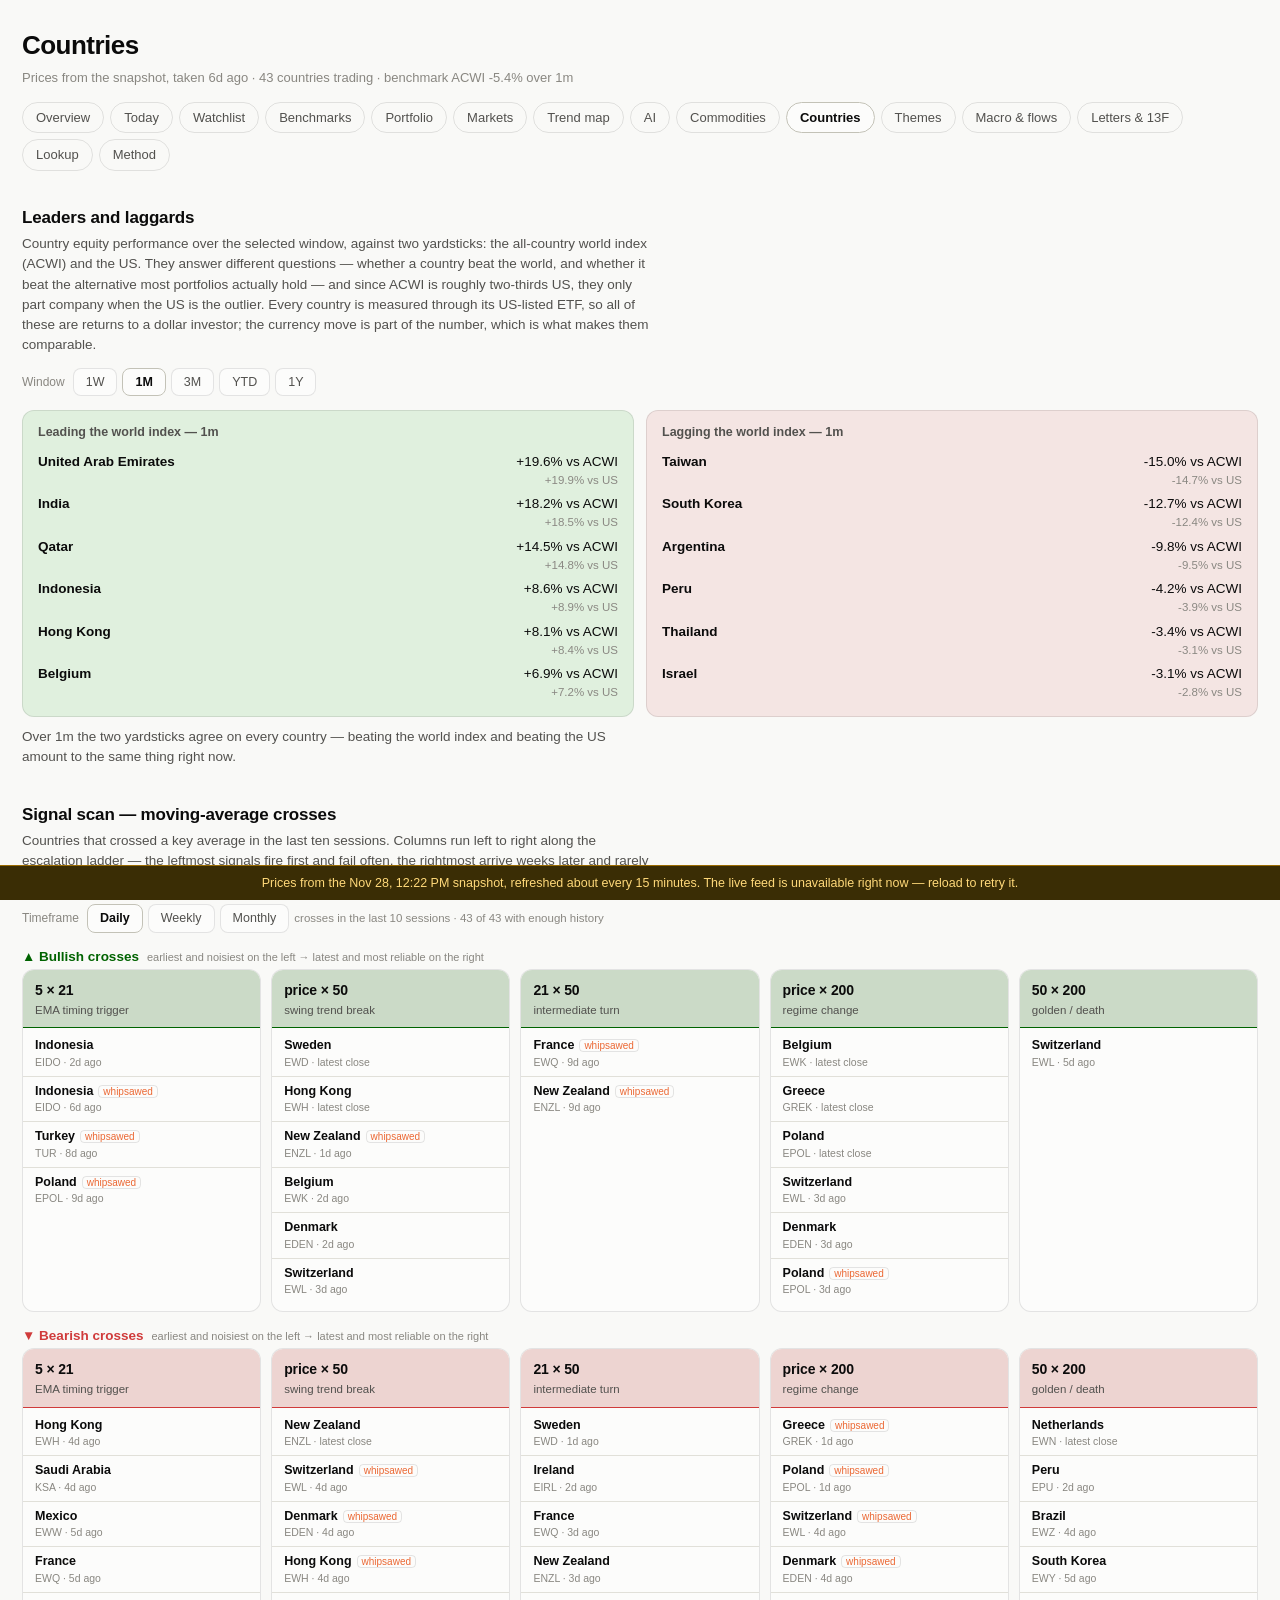
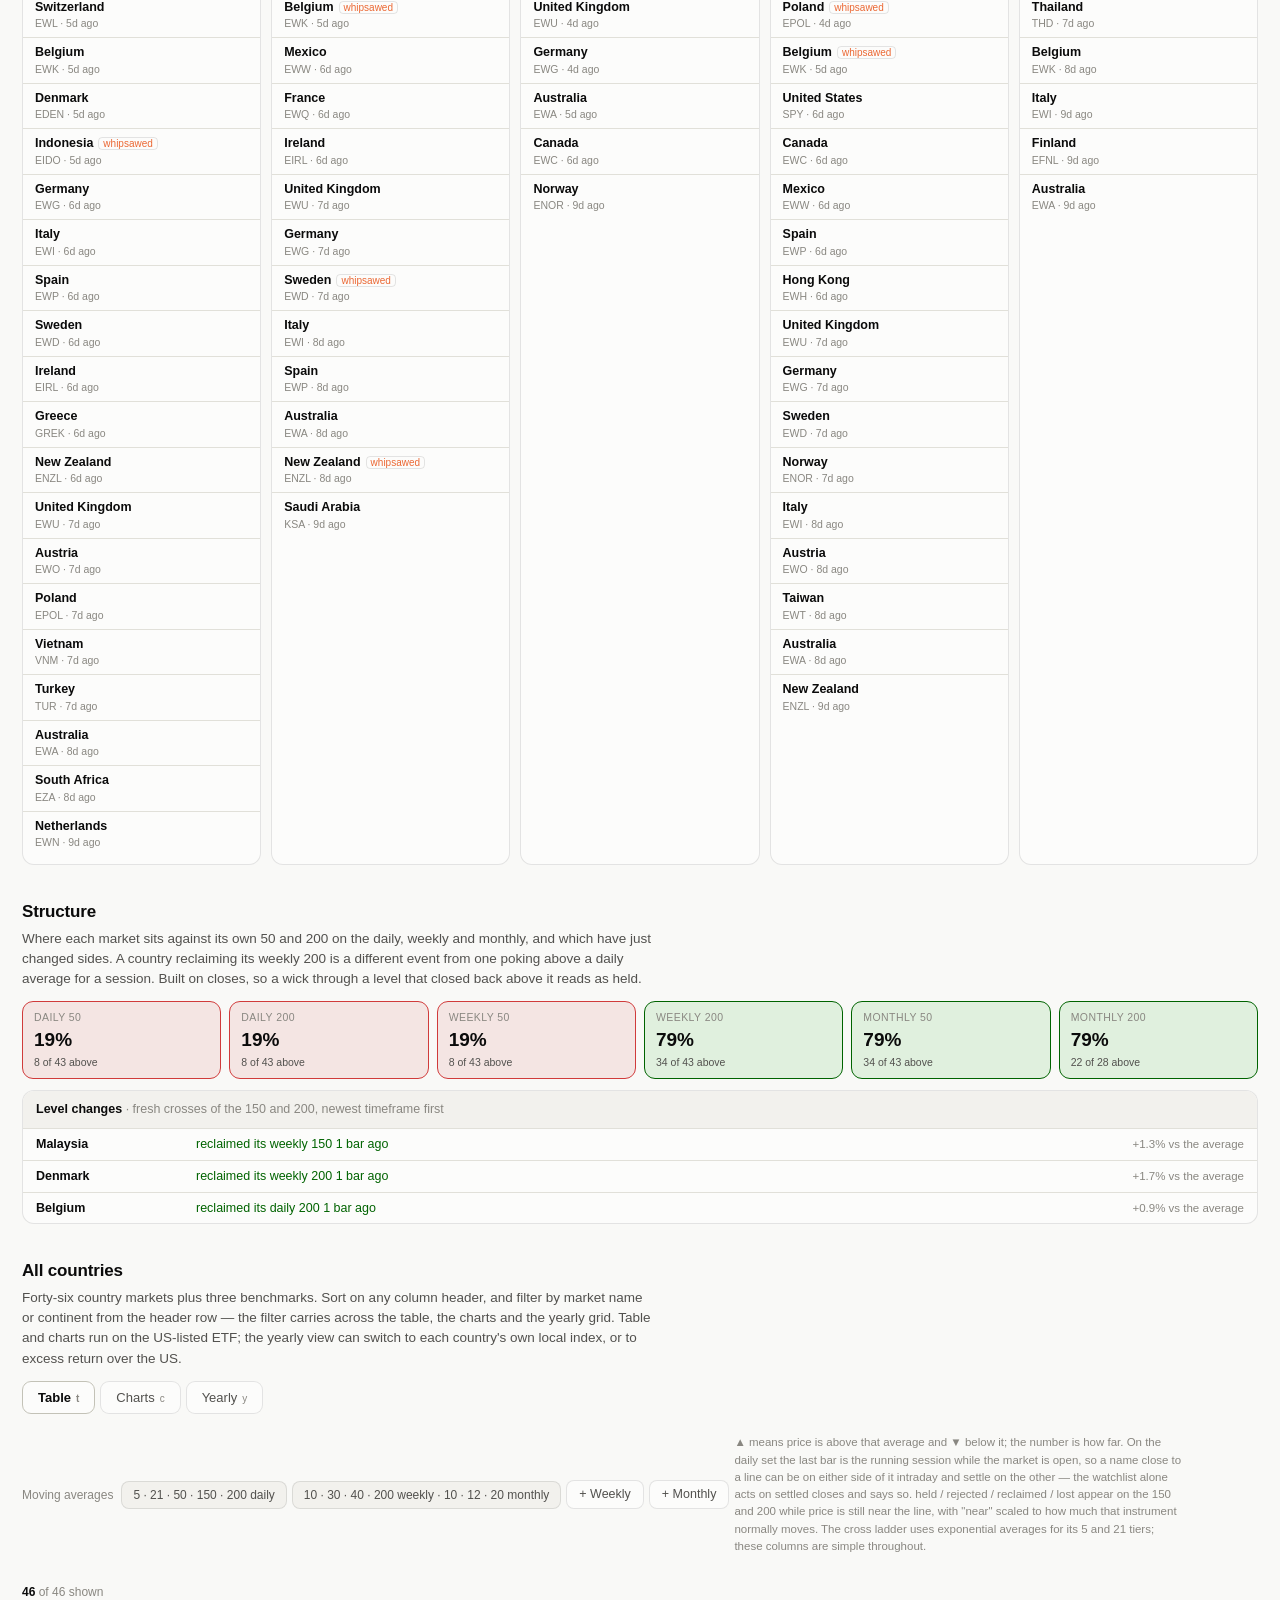
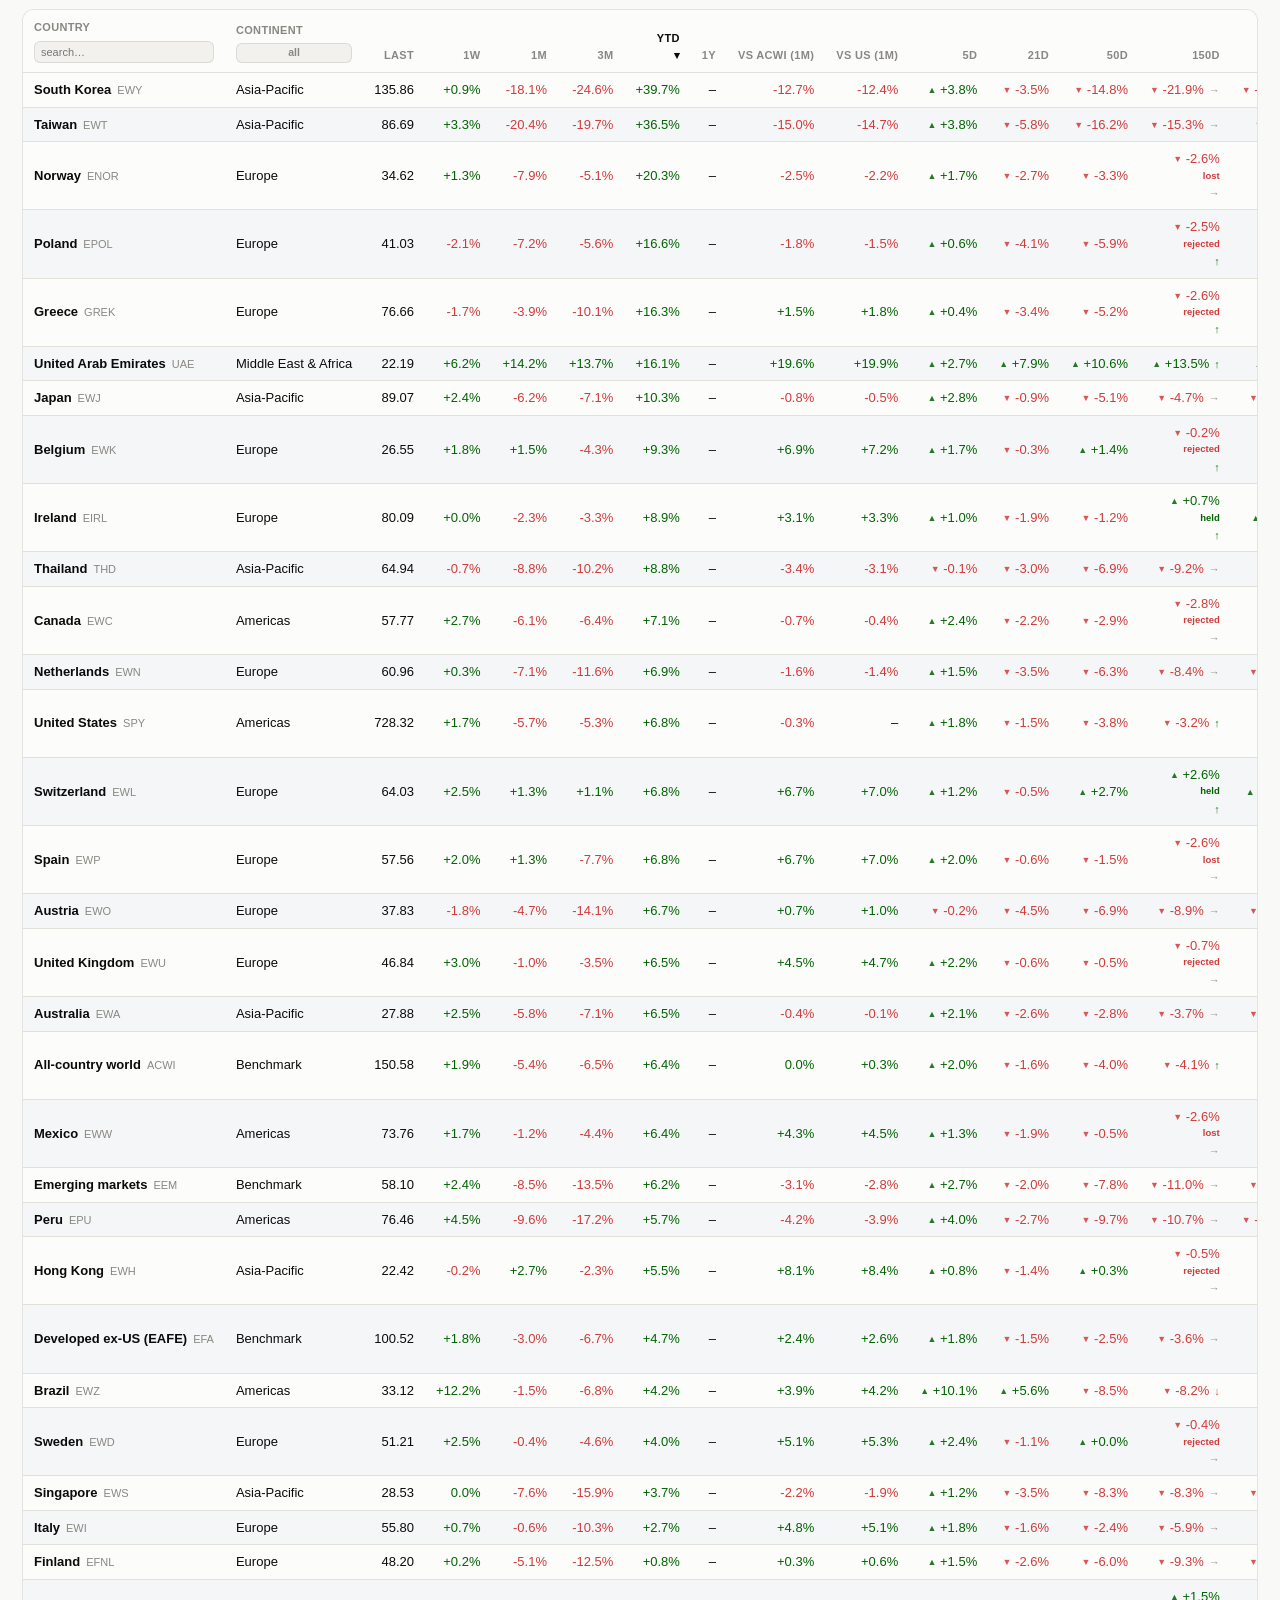
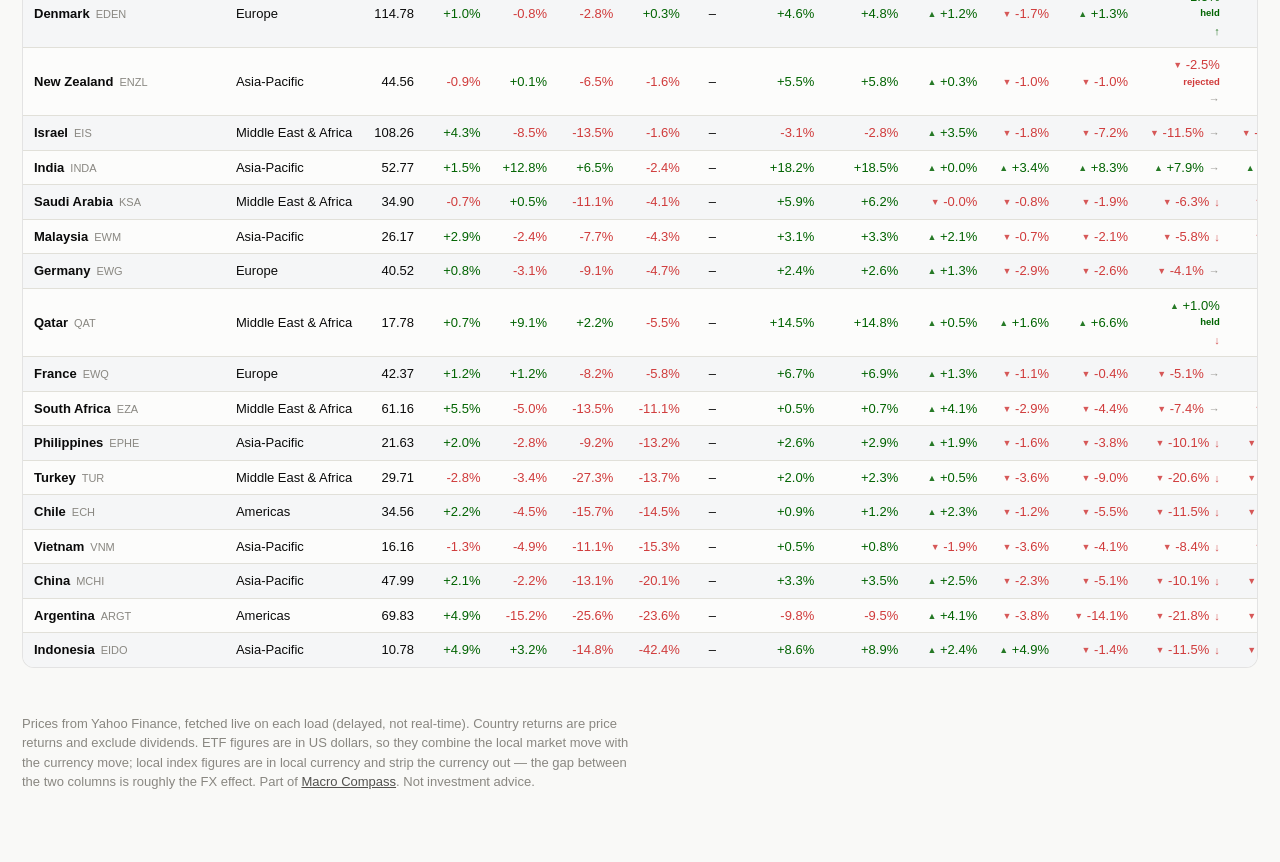
<file: docs/countries.html>
<!DOCTYPE html>
<html lang="en">
<head>
<meta charset="utf-8">
<meta name="viewport" content="width=device-width, initial-scale=1">
<title>Countries — Macro Compass</title>
<link rel="icon" href="favicon.svg" type="image/svg+xml">
<link rel="alternate icon" href="favicon.ico" sizes="any">
<meta name="theme-color" content="#0f1b2d">
<style>
  :root {
    color-scheme: light dark;
    --page:#f9f9f7; --surface-1:#fcfcfb; --surface-2:#f2f1ed;
    --text-primary:#0b0b0b; --text-secondary:#52514e; --text-muted:#898781;
    --grid:#e1e0d9; --baseline:#c3c2b7; --border:rgba(11,11,11,0.10);
    --series-1:#2a78d6; --series-2:#eb6834;
    --up:#006300; --down:#d03b3b;
    --on-bg:rgba(12,163,12,0.10); --off-bg:rgba(208,59,59,0.10);
  }
  @media (prefers-color-scheme: dark) {
    :root:where(:not([data-theme="light"])) {
      --page:#0d0d0d; --surface-1:#1a1a19; --surface-2:#232322;
      --text-primary:#fff; --text-secondary:#c3c2b7; --text-muted:#898781;
      --grid:#2c2c2a; --baseline:#383835; --border:rgba(255,255,255,0.10);
      --series-1:#3987e5; --series-2:#d95926;
      --up:#0ca30c; --down:#e66767;
      --on-bg:rgba(12,163,12,0.14); --off-bg:rgba(230,103,103,0.14);
    }
  }
  * { box-sizing:border-box; margin:0; }
  body { background:var(--page); color:var(--text-primary); font-size:15px; line-height:1.5;
    font-family:ui-sans-serif,-apple-system,"Segoe UI",Roboto,sans-serif;
    -webkit-font-smoothing:antialiased; }
  .wrap { max-width:1280px; margin:0 auto; padding:26px 22px 70px; }
  header { display:flex; justify-content:space-between; align-items:flex-start; gap:16px;
    flex-wrap:wrap; }
  h1 { font-size:26px; letter-spacing:-0.02em; }
  h2 { font-size:17px; margin:34px 0 4px; letter-spacing:-0.01em; }
  .stamp { color:var(--text-muted); font-size:13px; margin-top:3px; }
  .lede { color:var(--text-secondary); font-size:13.5px; max-width:84ch; margin-bottom:12px; }
  nav.pages { display:flex; gap:6px; margin-top:14px; flex-wrap:wrap; }
  nav.pages a { font-size:13px; color:var(--text-secondary); text-decoration:none;
    border:1px solid var(--border); border-radius:999px; padding:5px 13px; }
  nav.pages a:hover { color:var(--text-primary); border-color:var(--baseline); }
  nav.pages a.here { color:var(--text-primary); border-color:var(--baseline);
    background:var(--surface-1); font-weight:600; }
  #status { color:var(--text-muted); font-size:13.5px; margin-top:20px; }

  .switch { display:flex; gap:5px; align-items:center; margin:8px 0 14px; flex-wrap:wrap; }
  .switch .slabel { font-size:12px; color:var(--text-muted); margin-right:3px; }
  .rangebtn { font:inherit; font-size:12.5px; color:var(--text-secondary); cursor:pointer;
    background:var(--surface-1); border:1px solid var(--border); border-radius:8px; padding:4px 12px; }
  .rangebtn[aria-pressed="true"] { color:var(--text-primary); border-color:var(--baseline);
    font-weight:640; }
  .rangebtn:hover { color:var(--text-primary); }

  .leadgrid { display:grid; grid-template-columns:1fr 1fr; gap:12px; }
  @media (max-width:820px) { .leadgrid { grid-template-columns:1fr; } }
  .leadbox { border:1px solid var(--border); border-radius:12px; padding:12px 15px; }
  .leadbox.in { background:var(--on-bg); }
  .leadbox.out { background:var(--off-bg); }
  .leadbox h3 { font-size:12.5px; font-weight:600; color:var(--text-secondary); margin-bottom:7px; }
  .leadrow { display:flex; justify-content:space-between; gap:10px; font-size:13.5px;
    padding:2.5px 0; }
  .leadrow b { font-weight:600; }
  .leadrow .v { font-variant-numeric:tabular-nums; text-align:right; }
  .leadrow .v .vacwi { display:block; }
  .leadrow .v .vus { display:block; font-size:11.5px; color:var(--text-muted); }

  /* signal scan: six-column bull→bear, fast→slow layout */
  .sigcols { display:grid; grid-template-columns:repeat(5,1fr); gap:10px; margin-bottom:6px; }
  @media (max-width:1150px) { .sigcols { grid-template-columns:repeat(3,1fr); } }
  @media (max-width:640px) { .sigcols { grid-template-columns:repeat(2,1fr); } }
  /* bull block above, bear block below, each running fast to slow */
  .sigblock { margin-bottom:14px; }
  .sigblock > h3 { font-size:13.5px; margin:0 0 2px; display:flex; align-items:baseline; gap:8px;
    flex-wrap:wrap; }
  .sigblock.bull > h3 { color:var(--up); }
  .sigblock.bear > h3 { color:var(--down); }
  .sigblock > h3 .ladder { font-size:11px; font-weight:500; color:var(--text-muted); }
  .sigcol .tierhead { font-size:14px; font-weight:680; margin:0; padding:10px 12px 1px;
    color:var(--text-primary); letter-spacing:-0.01em; }
  .sigblock.bull .sigcol .tierhead, .sigblock.bull .sigcol .sigsub {
    background:color-mix(in srgb, var(--surface-2) 84%, var(--up)); }
  .sigblock.bear .sigcol .tierhead, .sigblock.bear .sigcol .sigsub {
    background:color-mix(in srgb, var(--surface-2) 84%, var(--down)); }
  .sigblock.bull .sigcol .sigsub { border-bottom:1px solid var(--up); }
  .sigblock.bear .sigcol .sigsub { border-bottom:1px solid var(--down); }
  .sigcol { background:var(--surface-1); border:1px solid var(--border); border-radius:12px;
    padding:0 0 8px; min-width:0; overflow:hidden; }
  .sigcol h4 { margin:0 0 2px; font-size:12.5px; }
  .sigcol.bull h4 { color:var(--up); }
  .sigcol.bear h4 { color:var(--down); }
  .sigcol .sigsub { font-size:11.5px; color:var(--text-secondary); margin:0;
    padding:0 12px 8px; }
  .sigitem { padding:5px 12px; border-top:1px solid var(--grid); font-size:12.5px; }
  .sigcol div.sigitem:first-of-type { border-top:none; padding-top:8px; }
  .sigitem a { color:var(--text-primary); font-weight:600; text-decoration:none; }
  .sigitem a:hover { text-decoration:underline; }
  .sigitem .sighint { display:block; font-size:10.5px; color:var(--text-muted); white-space:normal; }
  .sigitem .whiptag { color:var(--series-2); font-size:10px; border:1px solid var(--border);
    border-radius:4px; padding:0 4px; margin-left:5px; }
  .sigcol .signone { font-size:11.5px; color:var(--text-muted);
    margin:0; padding:9px 12px 2px; }

  /* tabs */
  .tabs { display:flex; gap:5px; margin:10px 0 12px; flex-wrap:wrap; }
  .tabbtn { font:inherit; font-size:13px; color:var(--text-secondary); cursor:pointer;
    background:var(--surface-1); border:1px solid var(--border); border-radius:9px; padding:6px 15px; }
  .tabbtn[aria-selected="true"] { color:var(--text-primary); border-color:var(--baseline);
    font-weight:640; }
  .tabbtn kbd { font:inherit; font-size:10px; color:var(--text-muted); margin-left:5px; }

  /* tables */
  .tablewrap { overflow-x:auto; background:var(--surface-1); border:1px solid var(--border);
    border-radius:12px; }
  table { border-collapse:collapse; width:100%; font-size:13px; }
  th { font-size:11px; font-weight:600; color:var(--text-muted); text-transform:uppercase;
    letter-spacing:0.03em; text-align:right; padding:9px 11px; border-bottom:1px solid var(--grid);
    white-space:nowrap; cursor:pointer; user-select:none; }
  th.left { text-align:left; }
  th.nosort { cursor:default; }
  th.active { color:var(--text-primary); }
  th.active::after { content:" ▾"; }
  th.active.asc::after { content:" ▴"; }
  td { padding:7px 11px; border-bottom:1px solid var(--grid); text-align:right;
    white-space:nowrap; font-variant-numeric:tabular-nums; }
  td.left { text-align:left; }
  tbody tr:last-child td { border-bottom:none; }
  tbody tr:nth-child(even) td { background:rgba(125,150,180,0.055); }
  tbody tr:hover td { background:var(--surface-2); }
  .cname { color:var(--text-primary); font-weight:600; text-decoration:none; }
  .cname:hover { text-decoration:underline; }
  .cetf { color:var(--text-muted); font-size:11px; margin-left:6px; }
  .reg { font-size:10.5px; color:var(--text-muted); display:block; }
  .up { color:var(--up); } .down { color:var(--down); }
  th { position:relative; vertical-align:bottom; }
  th .hlabel { cursor:pointer; display:block; }
  th.nosort .hlabel { cursor:default; }
  .hfilter { margin-top:5px; }
  .hfilter input[type="text"] { font:inherit; font-size:11px; width:100%; min-width:76px;
    color:var(--text-primary); background:var(--surface-2); border:1px solid var(--border);
    border-radius:6px; padding:2px 6px; font-weight:400; text-transform:none; letter-spacing:0; }
  .fbtn { display:block; width:100%; font:inherit; font-size:10.5px; text-transform:none;
    letter-spacing:0; color:var(--text-muted); background:var(--surface-2);
    border:1px solid var(--border); border-radius:6px; padding:1px 6px; cursor:pointer; }
  .fbtn:hover { color:var(--text-primary); }
  .fbtn.on { color:#eda100; border-color:#eda100; font-weight:650; }
  .fpop { position:absolute; top:100%; left:4px; z-index:20; min-width:180px; max-height:260px;
    overflow:auto; background:var(--surface-1); border:1px solid var(--baseline); border-radius:10px;
    padding:8px; text-align:left; text-transform:none; letter-spacing:0; font-weight:400;
    box-shadow:0 8px 24px rgba(0,0,0,0.45); cursor:default; white-space:normal; }
  .fpop input[type="text"] { width:100%; font:inherit; font-size:12px; color:var(--text-primary);
    background:var(--surface-2); border:1px solid var(--border); border-radius:6px;
    padding:3px 8px; margin-bottom:6px; }
  .fpop label.opt { display:flex; gap:7px; align-items:center; font-size:12px;
    color:var(--text-secondary); padding:2px 0; cursor:pointer; }
  .fpop label.opt:hover { color:var(--text-primary); }
  .fpop .fclear { font:inherit; font-size:11px; margin-top:6px; color:var(--text-secondary);
    background:var(--surface-2); border:1px solid var(--border); border-radius:6px;
    padding:2px 10px; cursor:pointer; }
  .fcount { font-size:12px; color:var(--text-muted); margin:0 0 8px; }
  .fcount b { color:var(--text-primary); font-weight:640; }
  .fcount button { font:inherit; font-size:11.5px; margin-left:8px; color:var(--text-secondary);
    background:var(--surface-1); border:1px solid var(--border); border-radius:7px;
    padding:2px 9px; cursor:pointer; }

  /* yearly heat table */
  .heat { font-variant-numeric:tabular-nums; font-weight:600; border-radius:6px; }
  td.heatcell { padding:6px 11px; }
  .yearnote { font-size:12px; color:var(--text-muted); margin:8px 0 0; }
  /* beat-the-US summary, one card per year */
  .beatstrip { display:grid; grid-template-columns:repeat(auto-fit,minmax(150px,1fr)); gap:10px;
    margin:0 0 14px; }
  .beatcard { background:var(--surface-1); border:1px solid var(--border); border-radius:12px;
    padding:10px 13px; }
  .beatcard .by { font-size:12px; color:var(--text-muted); font-weight:600; letter-spacing:0.03em; }
  .beatcard .bn { font-size:19px; font-weight:680; letter-spacing:-0.01em;
    font-variant-numeric:tabular-nums; }
  .beatcard .bn .of { font-size:12.5px; font-weight:500; color:var(--text-secondary); }
  .beatcard .bbar { height:5px; border-radius:3px; background:var(--surface-2); margin:6px 0 5px;
    overflow:hidden; }
  .beatcard .bbar i { display:block; height:100%; background:var(--up); }
  .beatcard .bmed { font-size:11.5px; color:var(--text-secondary);
    font-variant-numeric:tabular-nums; }
  .beatcard.usdown { border-color:var(--up); }

  /* charts */
  .chartgrid { display:grid; grid-template-columns:repeat(auto-fill,minmax(250px,1fr)); gap:12px; }
  .chartcard { background:var(--surface-1); border:1px solid var(--border); border-radius:12px;
    padding:10px 12px; }
  .chartcard h4 { font-size:13px; margin:0 0 1px; }
  .chartcard .csub { font-size:11px; color:var(--text-muted); margin-bottom:5px; }
  .chartcard svg { width:100%; height:78px; display:block; }

  footer { margin-top:46px; font-size:13px; color:var(--text-muted); max-width:84ch; }
  footer a { color:var(--text-secondary); }
  /* MA slope: direction of the average itself, beside its distance. Amber for
     a turn because a turn is neither up nor down yet — it is the thing to look
     at. */
  .maslope { margin-left:5px; font-size:11px; opacity:.85; }
  .maslope.rising  { color:var(--up); }
  .maslope.falling { color:var(--down); }
  .maslope.turnup, .maslope.turndown { color:var(--open, #c8890a); font-weight:700; opacity:1; }
  .maslope.flat, .maslope.flatup, .maslope.flatdown { color:var(--text-muted); }

  #totop { position:fixed; right:18px; bottom:18px; z-index:40; width:40px; height:40px;
    border-radius:50%; border:1px solid #eda100; background:#eda100; color:#241a03;
    font-size:17px; font-weight:700; cursor:pointer; display:none; align-items:center;
    justify-content:center; box-shadow:0 4px 14px rgba(0,0,0,0.28); }
  #totop.show { display:flex; }
  #totop:hover { background:#fab219; border-color:#fab219; }
  /* ---- shared moving-average structure block (ma.js) ---- */
  .mabreadth { display:grid; grid-template-columns:repeat(auto-fit,minmax(126px,1fr)); gap:8px;
    margin-bottom:11px; }
  .macard { background:var(--surface-1); border:1px solid var(--border); border-radius:11px;
    padding:8px 11px; }
  .macard.on { background:var(--on-bg); border-color:var(--up); }
  .macard.off { background:var(--off-bg); border-color:var(--down); }
  .macard .mal { font-size:10.5px; color:var(--text-muted); text-transform:uppercase;
    letter-spacing:0.04em; }
  .macard .mav { font-size:19px; font-weight:680; font-variant-numeric:tabular-nums; }
  .macard .mas { font-size:10.5px; color:var(--text-secondary); }
  .malist { background:var(--surface-1); border:1px solid var(--border); border-radius:12px;
    overflow:hidden; }
  .malist h4 { font-size:12.5px; font-weight:650; margin:0; padding:9px 13px;
    background:var(--surface-2); border-bottom:1px solid var(--grid); }
  .malist h4 .masub { font-weight:500; color:var(--text-muted); }
  .marow { display:grid; grid-template-columns:150px 1fr auto; gap:10px; align-items:baseline;
    padding:6px 13px; border-bottom:1px solid var(--grid); font-size:12.5px; }
  .marow:last-child { border-bottom:none; }
  .marow a { color:var(--text-primary); font-weight:640; text-decoration:none;
    overflow:hidden; text-overflow:ellipsis; white-space:nowrap; }
  .marow a:hover { text-decoration:underline; }
  .marow .mawhat { color:var(--text-secondary); }
  .marow.good .mawhat { color:var(--up); }
  .marow.bad .mawhat { color:var(--down); }
  .marow .madist { color:var(--text-muted); font-variant-numeric:tabular-nums;
    font-size:11.5px; white-space:nowrap; }
  .malist .manone { font-size:12.5px; color:var(--text-muted); padding:10px 13px; margin:0; }
  /* moving-average columns (ma.js) */
  .switch .mafixed { font-size:12px; color:var(--text-secondary); background:var(--surface-2);
    border:1px solid var(--border); border-radius:8px; padding:4px 11px; }
  .rangebtn[disabled] { opacity:0.6; cursor:default; }
  .switch .manote { font-size:11.5px; color:var(--text-muted); max-width:70ch; }
  td.maup { color:var(--up); } td.madown { color:var(--down); } td.madim { color:var(--text-muted); }
  .matag { display:block; font-size:9.5px; font-weight:650; text-transform:lowercase; }
  .matag.held, .matag.reclaimed { color:var(--up); }
  .matag.lost, .matag.rejected { color:var(--down); }
  .maside { font-size:9px; vertical-align:1px; opacity:0.85; }
</style>
<link rel="stylesheet" href="mobile.css?v=20260927b">
<script src="mobile.js?v=20261012a" defer></script>
<script src="pricefloor.js?v=20260927b"></script>
<script src="links.js?v=20260927b"></script>
</head>
<body>
<script src="universe.js?v=20260927b"></script>
<script src="ma.js?v=20260927b"></script>
<div class="wrap">
  <header>
    <div>
      <h1>Countries</h1>
      <p class="stamp" id="stamp">Loading…</p>
    </div>
  </header>
  <nav class="pages">
    <a href="./">Overview</a>
    <a href="tape.html">Today</a>
    <a href="watch.html">Watchlist</a>
    <a href="watch.html?set=benchmarks">Benchmarks</a>
    <a href="portfolio.html">Portfolio</a>
    <a href="markets.html">Markets</a>
    <a href="trend.html">Trend map</a>
    <a href="ai.html">AI</a>
    <a href="commodities.html">Commodities</a>
    <a href="countries.html" class="here">Countries</a>
    <a href="themes.html">Themes</a>
    <a href="macro.html">Macro &amp; flows</a>
    <a href="letters.html">Letters &amp; 13F</a>
    <a href="lookup.html">Lookup</a>
    <a href="method.html">Method</a>
  </nav>

  <p id="status">Fetching live prices…</p>

  <div id="content" hidden>
    <h2>Leaders and laggards</h2>
    <p class="lede">Country equity performance over the selected window, against two yardsticks:
      the all-country world index (ACWI) and the US. They answer different questions — whether a
      country beat the world, and whether it beat the alternative most portfolios actually hold —
      and since ACWI is roughly two-thirds US, they only part company when the US is the outlier.
      Every country is measured through its US-listed ETF, so all of these are returns to a dollar
      investor; the currency move is part of the number, which is what makes them comparable.</p>
    <div class="switch" id="relwin" role="group" aria-label="Relative window">
      <span class="slabel">Window</span>
      <button class="rangebtn" data-win="w1" type="button" aria-pressed="false">1W</button>
      <button class="rangebtn" data-win="m1" type="button" aria-pressed="true">1M</button>
      <button class="rangebtn" data-win="m3" type="button" aria-pressed="false">3M</button>
      <button class="rangebtn" data-win="ytd" type="button" aria-pressed="false">YTD</button>
      <button class="rangebtn" data-win="y1" type="button" aria-pressed="false">1Y</button>
    </div>
    <div class="leadgrid" id="lead"></div>

    <h2>Signal scan — moving-average crosses</h2>
    <p class="lede">Countries that crossed a key average in the last ten sessions. Columns run left
      to right along the escalation ladder — the leftmost signals fire first and fail often, the
      rightmost arrive weeks later and rarely lie. A cross that reverses again inside the window is
      flagged as whipsawed rather than hidden.</p>
    <div id="sigscan"></div>

    <h2>Structure</h2>
    <p class="lede">Where each market sits against its own 50 and 200 on the daily, weekly and
      monthly, and which have just changed sides. A country reclaiming its weekly 200 is a
      different event from one poking above a daily average for a session. Built on closes, so a
      wick through a level that closed back above it reads as held.</p>
    <div id="structure"></div>

    <h2>All countries</h2>
    <p class="lede">Forty-six country markets plus three benchmarks. Sort on any column header,
      and filter by market name or continent from the header row — the filter carries across the
      table, the charts and the yearly grid. Table and charts run on the US-listed ETF; the yearly
      view can switch to each country's own local index, or to excess return over the US.</p>
    <div class="tabs" role="tablist">
      <button class="tabbtn" id="tab-table" role="tab" aria-selected="true" type="button">Table<kbd>t</kbd></button>
      <button class="tabbtn" id="tab-charts" role="tab" aria-selected="false" type="button">Charts<kbd>c</kbd></button>
      <button class="tabbtn" id="tab-yearly" role="tab" aria-selected="false" type="button">Yearly<kbd>y</kbd></button>
    </div>
    <div class="switch" id="matoggles"></div>
    <div id="view-table" role="tabpanel"></div>
    <div id="view-charts" role="tabpanel" hidden></div>
    <div id="view-yearly" role="tabpanel" hidden></div>
  </div>

  <footer>
    <p>Prices from Yahoo Finance, fetched live on each load (delayed, not real-time). Country
      returns are price returns and exclude dividends. ETF figures are in US dollars, so they
      combine the local market move with the currency move; local index figures are in local
      currency and strip the currency out — the gap between the two columns is roughly the FX
      effect. Part of <a href="./">Macro Compass</a>. Not investment advice.</p>
  </footer>
</div>

<script>
"use strict";
(async function () {
  const $ = s => document.querySelector(s);
  const h = (tag, cls, text) => {
    const n = document.createElement(tag);
    if (cls) n.className = cls;
    if (text !== undefined) n.textContent = text;
    return n;
  };
  const PROXIES = [
    /* Yahoo sends no access-control-allow-origin, so every price on this site
       reaches the browser through one of these. They are free, public and
       therefore mortal: on 2026-08-23 corsproxy.io began answering 401 to
       everyone without a paid key and allorigins went to 522, and because
       corsproxy.io was FIRST in this list every request on every page spent
       its first attempt on a guaranteed failure before falling through to a
       proxy that was also down. Nothing loaded anywhere.

       Ordered by what was measured working that day, dead ones removed. Each
       is tried in turn, so the cost of one being slow is bounded by the next
       one succeeding — but none of them is dependable on its own, which is
       why data/prices.json exists as a floor beneath all of them. */
    u => "https://macro-compass-proxy.joe-edessa.workers.dev/?url=" + encodeURIComponent(u),
    u => "https://api.cors.lol/?url=" + encodeURIComponent(u),
    u => "https://api.allorigins.win/raw?url=" + encodeURIComponent(u),
    u => "https://api.codetabs.com/v1/proxy?quest=" + encodeURIComponent(u),
  ];
  /* [ETF, country, region, local index or null]. The ETF is the dollar view of
     the market; the local index is the same market in its own currency.
     Local indices were checked for depth as well as existence — a symbol can
     resolve and still carry one bar. Chile, Poland, Qatar, Egypt, Vietnam,
     Colombia, Peru and the UAE have no index the feed will serve usably, so
     they are ETF-only and sit out the local-currency view. */
  const COUNTRIES = UNIVERSE.COUNTRIES;
  const BENCH = UNIVERSE.BENCH;
  const REGIONS = ["Americas", "Europe", "Asia-Pacific", "Middle East & Africa", "Benchmark"];
  const BASE = "ACWI";

  const fmt = (v, d = 1) => v == null || !isFinite(v) ? "–"
    : v.toLocaleString("en-US", { minimumFractionDigits: d, maximumFractionDigits: d });
  const pct = v => v == null ? "–" : (v > 0 ? "+" : "") + fmt(v) + "%";
  const css = n => getComputedStyle(document.documentElement).getPropertyValue(n).trim();
  /* Straight to the chart. A ticker on this site is something you want to look
     at, not read a summary of, and the summary page was one more click away
     from the thing you actually opened it for. Verified in a browser rather
     than with curl, which Yahoo answers 404 for every non-US symbol. */
  const YQ = window.YCHART;   // see links.js

  async function proxied(url) {
    let err;
    for (const w of PROXIES) {
      try {
        const r = await fetch(w(url), { cache: "no-store" });
        if (!r.ok) throw new Error("HTTP " + r.status);
        return await r.json();
      } catch (e) { err = e; }
    }
    throw err;
  }
  /* Five years of daily closes: the yearly view needs the last close of 2021 to
     anchor the 2022 calendar year. */
  async function fetchSeries(symbols) {
    const chunks = [];
    for (let i = 0; i < symbols.length; i += 10) chunks.push(symbols.slice(i, i + 10));
    const res = await Promise.all(chunks.map(async c => {
      try {
        return (await proxied("https://query1.finance.yahoo.com/v7/finance/spark?symbols=" +
          c.map(encodeURIComponent).join(",") + "&range=5y&interval=1d")).spark?.result || [];
      } catch { return []; }
    }));
    const out = {};
    for (const row of res.flat()) {
      const resp = row.response?.[0];
      const closes = resp?.indicators?.quote?.[0]?.close, stamps = resp?.timestamp;
      if (!closes || !stamps) continue;
      const pts = [];
      for (let i = 0; i < stamps.length; i++) {
        if (closes[i] != null)
          pts.push([new Date(stamps[i] * 1000).toISOString().slice(0, 10), closes[i]]);
      }
      if (pts.length) out[row.symbol] = pts;
    }
    return out;
  }

  const sma = (pts, n) => {
    if (pts.length < n) return [];
    const out = []; let sum = 0;
    for (let i = 0; i < pts.length; i++) {
      sum += pts[i][1];
      if (i >= n) sum -= pts[i - n][1];
      if (i >= n - 1) out.push([pts[i][0], sum / n]);
    }
    return out;
  };
  const ema = (pts, n) => {
    if (pts.length < n) return [];
    const k = 2 / (n + 1), out = [];
    let prev = pts[0][1];
    for (let i = 0; i < pts.length; i++) { prev = pts[i][1] * k + prev * (1 - k); out.push([pts[i][0], prev]); }
    return out.slice(n);
  };
  const CROSS_DEFS = [
    ["price crossed the 200-day SMA", (P, S) => [P, S.s200]],
    ["50-day crossed the 200-day (golden/death)", (P, S) => [S.s50, S.s200]],
    ["price crossed the 50-day SMA", (P, S) => [P, S.s50]],
    ["21-day EMA crossed the 50-day SMA", (P, S) => [S.e21, S.s50]],
    ["5-day EMA crossed the 21-day EMA", (P, S) => [S.e5, S.e21]],
  ];
  function crossEvents(pts, lookback = 10) {
    if (pts.length < 220) return [];
    const S = { s50: sma(pts, 50), s200: sma(pts, 200), e21: ema(pts, 21), e5: ema(pts, 5) };
    const events = [];
    CROSS_DEFS.forEach(([label, pick], tier) => {
      const [fast, slow] = pick(pts, S);
      const bySlow = new Map(slow.map(p => [p[0], p[1]]));
      const pair = fast.filter(p => bySlow.has(p[0])).map(p => [p[0], p[1] - bySlow.get(p[0])]);
      if (pair.length < lookback + 2) return;
      const tail = pair.slice(-(lookback + 1));
      for (let i = 1; i < tail.length; i++) {
        const prev = tail[i - 1][1], now = tail[i][1];
        if (prev === 0 || now === 0 || (prev < 0) === (now < 0)) continue;
        let whip = false;
        for (let k = i + 1; k < tail.length; k++) {
          if ((tail[k][1] < 0) !== (now < 0)) { whip = true; break; }
        }
        events.push({ tier, label, bullish: now > 0, daysAgo: tail.length - 1 - i, whip });
      }
    });
    return events;
  }

  /* Trailing-window returns. Windows are in sessions except YTD, which anchors
     on the last close of the previous calendar year. */
  function metrics(pts) {
    const last = pts[pts.length - 1][1];
    const back = n => pts.length > n ? (last / pts[pts.length - 1 - n][1] - 1) * 100 : null;
    const yr = new Date().getFullYear();
    let ytdBase = null;
    for (const [d, v] of pts) { if (d < yr + "-01-01") ytdBase = v; else break; }
    const win = pts.slice(-200).map(p => p[1]);
    const ma = win.length >= 150 ? win.reduce((a, b) => a + b, 0) / win.length : null;
    return { last, w1: back(5), m1: back(21), m3: back(63), y1: back(252),
      ytd: ytdBase ? (last / ytdBase - 1) * 100 : null,
      aboveMa: ma == null ? null : last >= ma,
      maGap: ma == null ? null : (last / ma - 1) * 100 };
  }
  /* Calendar-year returns from 2022. Each year runs from the last close of the
     prior year to the last close inside the year, so the current year is a YTD
     by construction. */
  const FIRST_YEAR = 2022;
  const THIS_YEAR = new Date().getFullYear();
  const YEARS = [];
  for (let y = FIRST_YEAR; y <= THIS_YEAR; y++) YEARS.push(y);
  function yearly(pts) {
    const out = {};
    if (!pts || !pts.length) return out;
    for (const y of YEARS) {
      let base = null, end = null;
      for (const [d, v] of pts) {
        if (d < y + "-01-01") base = v;
        else if (d < (y + 1) + "-01-01") end = v;
      }
      out[y] = (base && end) ? (end / base - 1) * 100 : null;
    }
    return out;
  }

  const status = $("#status");
  const symbols = COUNTRIES.map(c => c[0]).concat(BENCH.map(b => b[0]));
  let series = {};
  try {
    series = await fetchSeries(symbols);
  } catch { /* handled below */ }
  const have = symbols.filter(s => series[s]);
  if (!have.length) {
    status.textContent = "Could not reach the price feed. Reload in a moment.";
    throw new Error("no data");
  }
  status.hidden = true;
  $("#content").hidden = false;

  /* Delisted funds do not disappear from the feed — Yahoo keeps serving the
     old history and pads a null bar at today's timestamp, so a liquidated ETF
     reads as current until you look at the last real close. iShares closed the
     Portugal and Egypt funds in 2024 and both looked live here. Anything whose
     last real close is older than this is dropped from every price view rather
     than shown as a live quote. */
  const STALE_DAYS = 14;
  const todayISO = new Date().toISOString().slice(0, 10);
  const daysOld = pts => Math.round((new Date(todayISO) - new Date(pts[pts.length - 1][0])) / 864e5);
  const dropped = [];
  const live = sym => {
    const pts = series[sym];
    if (!pts || !pts.length) return null;
    const age = daysOld(pts);
    if (age > STALE_DAYS) { dropped.push([sym, pts[pts.length - 1][0]]); return null; }
    return pts;
  };
  const mkRow = (etf, name, region, idx) => {
    const pts = live(etf);
    return { etf, name, region, idx, pts, m: pts ? metrics(pts) : null,
             yr: pts ? yearly(pts) : {} };
  };
  const ROWS = COUNTRIES.map(c => mkRow(c[0], c[1], c[2], c[3]))
    .concat(BENCH.map(b => mkRow(b[0], b[1], b[2], null)))
    // A country survives if it still has a tradable ETF, or an index that can
    // carry it in the local-currency view.
    .filter(r => r.m || r.idx);
  const PRICED = ROWS.filter(r => r.m);

  /* Two yardsticks, because they answer different questions. ACWI asks whether
     a country beat the world; SPY asks whether it beat the alternative most
     portfolios actually hold. ACWI is roughly two-thirds US, so the two only
     part company when the US is the outlier — which is exactly when it matters. */
  const US_BASE = "SPY";
  const baseM = PRICED.find(r => r.etf === BASE)?.m;
  const usM = PRICED.find(r => r.etf === US_BASE)?.m;
  const relTo = (r, win, base) => (r.m && base && r.m[win] != null && base[win] != null)
    ? r.m[win] - base[win] : null;
  const rel = (r, win) => relTo(r, win, baseM);
  const relUS = (r, win) => relTo(r, win, usM);

  $("#stamp").textContent = window.PRICESTAMP() + " · " +
    PRICED.filter(r => r.region !== "Benchmark").length + " countries trading · benchmark ACWI " +
    pct(baseM ? baseM.m1 : null) + " over 1m" +
    (dropped.length ? " · no longer trading: " + dropped.map(d => d[0]).join(", ") : "");

  // ---------- leaders and laggards ----------
  let relWin = "m1";
  const WINLAB = { w1: "1w", m1: "1m", m3: "3m", ytd: "YTD", y1: "1y" };
  function renderLead() {
    const box = $("#lead");
    box.textContent = "";
    const scored = PRICED.filter(r => r.region !== "Benchmark" && rel(r, relWin) != null)
      .sort((a, b) => rel(b, relWin) - rel(a, relWin));
    const mk = (title, list, cls) => {
      const d = h("div", "leadbox " + cls);
      d.appendChild(h("h3", null, title));
      for (const r of list) {
        const row = h("div", "leadrow");
        row.appendChild(h("b", null, r.name));
        const v = h("span", "v");
        v.appendChild(h("span", "vacwi", pct(rel(r, relWin)) + " vs ACWI"));
        const u = relUS(r, relWin);
        // The US row against itself is zero by construction — say so rather
        // than printing a meaningless +0.0%.
        v.appendChild(h("span", "vus", r.etf === US_BASE ? "the US itself"
          : pct(u) + " vs US"));
        row.appendChild(v);
        d.appendChild(row);
      }
      box.appendChild(d);
    };
    mk("Leading the world index — " + WINLAB[relWin], scored.slice(0, 6), "in");
    mk("Lagging the world index — " + WINLAB[relWin], scored.slice(-6).reverse(), "out");
    /* Where the two yardsticks disagree: a country can beat the world index and
       still lose to the US, and that gap is the whole US-exceptionalism story. */
    const split = PRICED.filter(r => r.region !== "Benchmark" && r.etf !== US_BASE &&
      rel(r, relWin) != null && relUS(r, relWin) != null &&
      (rel(r, relWin) >= 0) !== (relUS(r, relWin) >= 0));
    const note = h("p", "lede");
    note.style.margin = "10px 0 0";
    if (!split.length) {
      note.textContent = "Over " + WINLAB[relWin] + " the two yardsticks agree on every country — " +
        "beating the world index and beating the US amount to the same thing right now.";
    } else {
      const beatWorldNotUS = split.filter(r => rel(r, relWin) >= 0);
      note.textContent = split.length + " " + (split.length === 1 ? "country lands" : "countries land") +
        " on opposite sides of the two yardsticks over " + WINLAB[relWin] + ": " +
        (beatWorldNotUS.length
          ? beatWorldNotUS.slice(0, 6).map(r => r.name).join(", ") +
            (beatWorldNotUS.length > 6 ? " and others" : "") + " beat the world index but lost to the US"
          : "") +
        (beatWorldNotUS.length && beatWorldNotUS.length < split.length ? "; " : "") +
        (beatWorldNotUS.length < split.length
          ? split.filter(r => rel(r, relWin) < 0).slice(0, 6).map(r => r.name).join(", ") +
            " beat the US but lost to the world index"
          : "") + ".";
    }
    box.parentNode.insertBefore(note, box.nextSibling);
  }
  document.querySelectorAll("#relwin .rangebtn").forEach(b => b.addEventListener("click", () => {
    relWin = b.dataset.win;
    document.querySelectorAll("#relwin .rangebtn").forEach(x =>
      x.setAttribute("aria-pressed", String(x === b)));
    renderLead(); renderTable();
  }));

  // ---------- signal scan ----------
  /* The ladder itself now lives in ma.js, so the toggle between daily, weekly
     and monthly exists once rather than in each page that draws this grid.
     Benchmarks are excluded: ACWI crossing its own 50 says nothing about which
     country is turning. */
  (function renderSignals() {
    const rows = PRICED.filter(r => r.region !== "Benchmark")
      .map(r => ({ sym: r.etf, name: r.name, daily: r.pts.map(x => x[1]) }));
    MA.scan($("#sigscan"), rows, { link: s => YQ(s) });
  })();

  /* ---------- one filter, shared by every view ----------
     Filtering in the table and then finding the charts unfiltered would be a
     trap, so the same predicate gates the table, the charts and the yearly
     grid. Continent is a column now rather than a run of sub-header rows, so
     it can be sorted and filtered like anything else. */
  const FILTER = { q: "", regions: new Set() };
  const passes = r => {
    if (FILTER.q && !(r.name + " " + r.etf).toLowerCase().includes(FILTER.q.toLowerCase())) return false;
    if (FILTER.regions.size && !FILTER.regions.has(r.region)) return false;
    return true;
  };
  const filterActive = () => FILTER.q || FILTER.regions.size;
  let OPEN_POP = null;             // which header popover is open, and its search text

  function repaint() {
    renderTable();
    if ($("#view-charts").dataset.rendered) renderCharts();
    if ($("#view-yearly").dataset.rendered) renderYearly();
  }

  /* Text search on the country cell; checkbox multi-select with its own search
     on continent. Both live inside the header cell. */
  function headerFilter(th, kind, id) {
    if (kind === "text") {
      const box = h("div", "hfilter");
      const inp = h("input"); inp.type = "text"; inp.placeholder = "search…"; inp.value = FILTER.q;
      inp.addEventListener("click", e => e.stopPropagation());
      inp.addEventListener("input", () => {
        FILTER.q = inp.value;
        repaint();
        setTimeout(() => {
          const el = document.querySelector("#" + id + " .hfilter input");
          if (el) { el.focus(); el.setSelectionRange(el.value.length, el.value.length); }
        }, 0);
      });
      box.appendChild(inp);
      th.appendChild(box);
      return;
    }
    const chosen = FILTER.regions;
    const btn = h("button", "fbtn" + (chosen.size ? " on" : ""),
      chosen.size ? chosen.size + " selected" : "all");
    btn.type = "button";
    const key = id + "|region";
    btn.addEventListener("click", e => {
      e.stopPropagation();
      OPEN_POP = (OPEN_POP && OPEN_POP.key === key) ? null : { key, q: "" };
      repaint();
    });
    const box = h("div", "hfilter");
    box.appendChild(btn);
    th.appendChild(box);
    if (OPEN_POP && OPEN_POP.key === key) {
      const pop = h("div", "fpop");
      pop.addEventListener("click", e => e.stopPropagation());
      const q = h("input"); q.type = "text"; q.placeholder = "search continents…"; q.value = OPEN_POP.q;
      const opts = h("div");
      const paint = () => {
        opts.textContent = "";
        for (const reg of REGIONS) {
          if (OPEN_POP.q && !reg.toLowerCase().includes(OPEN_POP.q.toLowerCase())) continue;
          const lab = h("label", "opt");
          const cb = h("input"); cb.type = "checkbox"; cb.checked = chosen.has(reg);
          cb.addEventListener("change", () => {
            if (cb.checked) chosen.add(reg); else chosen.delete(reg);
            repaint();
          });
          lab.appendChild(cb);
          lab.appendChild(document.createTextNode(reg));
          opts.appendChild(lab);
        }
      };
      q.addEventListener("input", () => { OPEN_POP.q = q.value; paint(); });
      paint();
      const clear = h("button", "fclear", "clear");
      clear.type = "button";
      clear.addEventListener("click", () => { chosen.clear(); OPEN_POP = null; repaint(); });
      pop.appendChild(q); pop.appendChild(opts); pop.appendChild(clear);
      th.appendChild(pop);
      setTimeout(() => q.focus(), 0);
    }
  }

  /* "showing N of M" with a reset, so a filtered view never looks like the
     whole world. */
  function filterCount(host, shown, total) {
    const p = h("p", "fcount");
    const b = h("b", null, String(shown));
    p.appendChild(b);
    p.appendChild(document.createTextNode(" of " + total + " shown"));
    if (filterActive()) {
      const btn = h("button", null, "clear filters");
      btn.type = "button";
      btn.addEventListener("click", () => {
        FILTER.q = ""; FILTER.regions.clear(); OPEN_POP = null; repaint();
      });
      p.appendChild(btn);
    }
    host.appendChild(p);
  }

  // ---------- table ----------
  let sortKey = "ytd", sortAsc = false;
  /* The moving-average columns come from ma.js. They replace the single
     "vs 200-day" this table used to carry: above the 200 but below the 50 is a
     common and specific condition, and one column could not express it. */
  const MA_ROW = r => ({ sym: r.etf, daily: (series[r.etf] || []).map(p => p[1]) });
  const COLS = () => [
    ["name", "Country", "left"], ["region", "Continent", "left"], ["last", "Last"],
    ["w1", "1W"], ["m1", "1M"], ["m3", "3M"], ["ytd", "YTD"], ["y1", "1Y"],
    ["rel", "vs ACWI"], ["relus", "vs US"],
  ].concat(MA.colDefs().map(([k, lab]) => [k, lab]));
  const valOf = (r, k) => {
    if (MA.isColKey(k)) return MA.colValue(MA_ROW(r), k);
    if (k === "name") return r.name;
    if (k === "region") return r.region;
    if (k === "rel") return rel(r, relWin);
    if (k === "relus") return relUS(r, relWin);
    if (k === "last") return r.m.last;
    return r.m[k];
  };
  function renderTable() {
    const host = $("#view-table");
    host.textContent = "";
    const rows = PRICED.filter(passes);
    filterCount(host, rows.length, PRICED.length);
    const wrap = h("div", "tablewrap");
    const table = h("table");
    table.id = "tbl-main";
    const thead = h("thead"), hr = h("tr");
    for (const [key, label, cls] of COLS()) {
      const th = h("th", (cls || "") + (key === sortKey ? " active" + (sortAsc ? " asc" : "") : ""));
      const lab = h("span", "hlabel", label +
        (key === "rel" || key === "relus" ? " (" + WINLAB[relWin] + ")" : ""));
      lab.addEventListener("click", () => {
        if (sortKey === key) sortAsc = !sortAsc;
        else { sortKey = key; sortAsc = key === "name" || key === "region"; }
        renderTable();
      });
      th.appendChild(lab);
      if (key === "name") headerFilter(th, "text", "tbl-main");
      if (key === "region") headerFilter(th, "region", "tbl-main");
      hr.appendChild(th);
    }
    thead.appendChild(hr); table.appendChild(thead);
    const tb = h("tbody");
    rows.sort((a, b) => {
      const va = valOf(a, sortKey), vb = valOf(b, sortKey);
      if (va == null && vb == null) return 0;
      if (va == null) return 1;
      if (vb == null) return -1;
      const c = typeof va === "string" ? va.localeCompare(vb) : va - vb;
      return sortAsc ? c : -c;
    });
    for (const r of rows) {
      const tr = h("tr");
      const td0 = h("td", "left");
      const a = h("a", "cname", r.name);
      a.href = YQ(r.etf); a.target = "_blank"; a.rel = "noopener noreferrer";
      td0.appendChild(a);
      td0.appendChild(h("span", "cetf", r.etf));
      tr.appendChild(td0);
      tr.appendChild(h("td", "left", r.region));
      tr.appendChild(h("td", null, fmt(r.m.last, 2)));
      for (const k of ["w1", "m1", "m3", "ytd", "y1"]) {
        const v = r.m[k];
        tr.appendChild(h("td", v == null ? null : v >= 0 ? "up" : "down", pct(v)));
      }
      const rv = rel(r, relWin);
      tr.appendChild(h("td", rv == null ? null : rv >= 0 ? "up" : "down", pct(rv)));
      const ru = relUS(r, relWin);
      tr.appendChild(h("td", r.etf === US_BASE ? null : ru == null ? null : ru >= 0 ? "up" : "down",
        r.etf === US_BASE ? "–" : pct(ru)));
      for (const [key] of COLS().filter(c => MA.isColKey(c[0]))) {
        tr.appendChild(MA.colCell(MA_ROW(r), key));
      }
      tb.appendChild(tr);
    }
    if (!rows.length) {
      const tr = h("tr"), td = h("td", "left");
      td.colSpan = COLS().length; td.textContent = "No country matches this filter.";
      tr.appendChild(td); tb.appendChild(tr);
    }
    table.appendChild(tb);
    wrap.appendChild(table);
    host.appendChild(wrap);
  }

  // ---------- charts ----------
  function lineChart(pts, aboveMa) {
    const NS = "http://www.w3.org/2000/svg";
    const svg = document.createElementNS(NS, "svg");
    const w = 260, hgt = 78;
    svg.setAttribute("viewBox", "0 0 " + w + " " + hgt);
    svg.setAttribute("preserveAspectRatio", "none");
    const v = pts.map(p => p[1]);
    const ma = sma(pts, 200);
    const lo = Math.min(...v), hi = Math.max(...v);
    const x = i => 1 + (i / (v.length - 1)) * (w - 2);
    const y = val => hi === lo ? hgt / 2 : 3 + (1 - (val - lo) / (hi - lo)) * (hgt - 6);
    if (ma.length) {
      const off = pts.length - ma.length;
      const mp = document.createElementNS(NS, "path");
      mp.setAttribute("d", ma.map((p, i) => (i ? "L" : "M") + x(i + off).toFixed(1) + " " + y(p[1]).toFixed(1)).join(""));
      mp.setAttribute("fill", "none");
      mp.setAttribute("stroke", css("--baseline"));
      mp.setAttribute("stroke-width", "1");
      mp.setAttribute("stroke-dasharray", "3 3");
      svg.appendChild(mp);
    }
    const path = document.createElementNS(NS, "path");
    path.setAttribute("d", v.map((val, i) => (i ? "L" : "M") + x(i).toFixed(1) + " " + y(val).toFixed(1)).join(""));
    path.setAttribute("fill", "none");
    path.setAttribute("stroke", css(aboveMa ? "--up" : "--down"));
    path.setAttribute("stroke-width", "1.4");
    svg.appendChild(path);
    return svg;
  }
  function renderCharts() {
    const host = $("#view-charts");
    host.textContent = "";
    const rows = PRICED.filter(passes);
    filterCount(host, rows.length, PRICED.length);
    const grid = h("div", "chartgrid");
    for (const r of rows) {
      const card = h("div", "chartcard");
      card.appendChild(h("h4", null, r.name));
      card.appendChild(h("p", "csub", r.etf + " · 5y · " + pct(r.m.ytd) + " YTD · " +
        (r.m.aboveMa ? "above" : "below") + " the 200-day"));
      card.appendChild(lineChart(r.pts, r.m.aboveMa));
      grid.appendChild(card);
    }
    host.appendChild(grid);
    host.dataset.rendered = "1";
  }

  // ---------- yearly ----------
  let yearMode = "usd";   // usd = ETF in dollars, local = home index, vs = excess over the US
  const yearSort = { key: "name", asc: true };
  let localSeries = null;            // fetched on demand
  const heatColour = v => {
    if (v == null) return "";
    const a = Math.min(Math.abs(v) / 30, 1) * 0.5;
    return "background:rgba(" + (v >= 0 ? "12,163,12," : "208,59,59,") + a.toFixed(2) + ")";
  };
  /* Excess return over the US, in percentage points, year by year. Only
     meaningful on the dollar basis: both legs are then the same currency, so
     the difference is a real relative return rather than two currencies
     subtracted from each other. */
  const US = "SPY";
  const usYr = () => (ROWS.find(r => r.etf === US) || {}).yr || {};
  const excessYears = r => {
    const us = usYr(), out = {};
    for (const y of YEARS) {
      out[y] = (r.yr[y] != null && us[y] != null) ? r.yr[y] - us[y] : null;
    }
    return out;
  };
  const median = a => {
    if (!a.length) return null;
    const s = [...a].sort((x, y) => x - y), m = s.length >> 1;
    return s.length % 2 ? s[m] : (s[m - 1] + s[m]) / 2;
  };
  /* How many countries beat the US each year — the headline the table is
     there to support. Benchmarks and the US itself are excluded from both
     the count and the base. */
  function beatSummary(host) {
    const us = usYr();
    const strip = h("div", "beatstrip");
    for (const y of YEARS) {
      const peers = ROWS.filter(r => r.region !== "Benchmark" && r.etf !== US && r.yr[y] != null);
      const card = h("div", "beatcard");
      card.appendChild(h("div", "by", y === THIS_YEAR ? y + " YTD" : String(y)));
      if (us[y] == null || !peers.length) {
        card.appendChild(h("div", "bn", "–"));
        strip.appendChild(card);
        continue;
      }
      const excess = peers.map(r => r.yr[y] - us[y]);
      const beat = excess.filter(v => v > 0).length;
      const share = beat / peers.length;
      if (share > 0.5) card.classList.add("usdown");
      const n = h("div", "bn", String(beat));
      n.appendChild(h("span", "of", " of " + peers.length + " beat the US"));
      card.appendChild(n);
      const bar = h("div", "bbar");
      const fill = h("i");
      fill.style.width = (share * 100).toFixed(0) + "%";
      bar.appendChild(fill);
      card.appendChild(bar);
      const med = median(excess);
      card.appendChild(h("div", "bmed", "US " + pct(us[y]) + " · median country " +
        (med > 0 ? "+" : "") + fmt(med) + "pp"));
      strip.appendChild(card);
    }
    host.appendChild(strip);
  }

  async function renderYearly() {
    const host = $("#view-yearly");
    host.textContent = "";
    host.dataset.rendered = "1";
    beatSummary(host);
    const sw = h("div", "switch");
    sw.appendChild(h("span", "slabel", "Measured in"));
    for (const [mode, label] of [["usd", "US dollars (ETF)"], ["local", "Local currency (index)"],
                                 ["vs", "Excess vs the US"]]) {
      const b = h("button", "rangebtn", label);
      b.type = "button";
      b.setAttribute("aria-pressed", String(yearMode === mode));
      b.addEventListener("click", async () => { yearMode = mode; await renderYearly(); });
      sw.appendChild(b);
    }
    host.appendChild(sw);

    if (yearMode === "local" && !localSeries) {
      host.appendChild(h("p", "lede", "Fetching local indices…"));
      localSeries = await fetchSeries(COUNTRIES.map(c => c[3]).filter(Boolean));
      return renderYearly();
    }
    /* Rows carry their own continent rather than sitting under a sub-header,
       so the grid stays sortable and filterable on every column. */
    const local = yearMode === "local";
    const vs = yearMode === "vs";
    const yrOf = r => local ? yearly(r.idx && localSeries ? localSeries[r.idx] : null)
                    : vs ? excessYears(r) : r.yr;
    const rows = ROWS.filter(passes);
    filterCount(host, rows.length, ROWS.length);
    const wrap = h("div", "tablewrap");
    const table = h("table");
    table.id = "tbl-year";
    const thead = h("thead"), hr = h("tr");
    const YCOLS = [["name", "Country", "left"], ["region", "Continent", "left"]]
      .concat(YEARS.map(y => [String(y), y === THIS_YEAR ? y + " YTD" : String(y), ""]));
    for (const [key, label, cls] of YCOLS) {
      const th = h("th", (cls || "") + (key === yearSort.key ? " active" + (yearSort.asc ? " asc" : "") : ""));
      const lab = h("span", "hlabel", label);
      lab.addEventListener("click", () => {
        if (yearSort.key === key) yearSort.asc = !yearSort.asc;
        else { yearSort.key = key; yearSort.asc = (key === "name" || key === "region"); }
        renderYearly();
      });
      th.appendChild(lab);
      if (key === "name") headerFilter(th, "text", "tbl-year");
      if (key === "region") headerFilter(th, "region", "tbl-year");
      hr.appendChild(th);
    }
    thead.appendChild(hr); table.appendChild(thead);
    const tb = h("tbody");
    const yval = (r, k) => {
      if (k === "name") return r.name;
      if (k === "region") return r.region;
      const v = yrOf(r)[Number(k)];
      return v == null ? null : v;
    };
    rows.sort((a, b) => {
      const va = yval(a, yearSort.key), vb = yval(b, yearSort.key);
      if (va == null && vb == null) return 0;
      if (va == null) return 1;
      if (vb == null) return -1;
      const c = typeof va === "string" ? va.localeCompare(vb) : va - vb;
      return yearSort.asc ? c : -c;
    });
    for (const r of rows) {
      const src = local ? (r.idx && localSeries ? localSeries[r.idx] : null) : r.pts;
      const ys = yrOf(r);
      const isUS = r.etf === US;
      const tr = h("tr");
      const td0 = h("td", "left");
      const a = h("a", "cname", r.name);
      a.href = YQ(local && r.idx ? r.idx : r.etf); a.target = "_blank"; a.rel = "noopener noreferrer";
      td0.appendChild(a);
      /* Some exchanges lag in this feed by a few weeks. Complete calendar
         years are unaffected, but the running year would silently be an
         as-of number, so the cell says how far the data actually runs. */
      let label;
      if (local) {
        label = r.idx || "no index";
        if (src && src.length) {
          const age = daysOld(src);
          if (age > 14) label += " · to " + src[src.length - 1][0].slice(8, 10) +
            "-" + src[src.length - 1][0].slice(5, 7);
        }
      } else {
        label = r.pts ? r.etf : r.etf + " · not trading";
        if (vs && isUS) label += " · benchmark";
      }
      td0.appendChild(h("span", "cetf", label));
      tr.appendChild(td0);
      tr.appendChild(h("td", "left", r.region));
      for (const y of YEARS) {
        const v = ys[y];
        // The US is the yardstick in excess mode; a row of zeroes is noise.
        if (vs && isUS) { tr.appendChild(h("td", "heatcell", "–")); continue; }
        const td = h("td", "heatcell",
          v == null ? "–" : (v > 0 ? "+" : "") + fmt(v) + (vs ? "pp" : "%"));
        if (v != null) td.setAttribute("style", heatColour(v));
        tr.appendChild(td);
      }
      tb.appendChild(tr);
    }
    if (!rows.length) {
      const tr = h("tr"), td = h("td", "left");
      td.colSpan = YCOLS.length; td.textContent = "No country matches this filter.";
      tr.appendChild(td); tb.appendChild(tr);
    }
    table.appendChild(tb);
    wrap.appendChild(table);
    host.appendChild(wrap);
    if (dropped.length) {
      host.appendChild(h("p", "yearnote", "Not trading: " +
        dropped.map(d => d[0] + " (last close " + d[1] + ")").join(", ") +
        " — these funds were closed, so they are excluded from every price view. Where the " +
        "country still has an index, the local-currency view above still covers it."));
    }
    const NOTE = {
      usd: "Dollar returns: each year runs from the previous year's last close to the last close inside " +
        "the year, so " + THIS_YEAR + " is a year to date. Currency moves are included — a country can be " +
        "up at home and down here.",
      local: "Local-currency returns from each country's own index, so the currency is stripped out. " +
        "Compare against the dollar view to see what FX did. No usable index for: " +
        ROWS.filter(r => r.region !== "Benchmark" && !r.idx).map(r => r.name).join(", ") + ".",
      vs: "Percentage points ahead of (green) or behind (red) the US that year, both measured in dollars " +
        "through their ETFs — so this is relative performance, not a currency effect. A country can be up " +
        "on the year and still red here if the US was up more.",
    };
    host.appendChild(h("p", "yearnote", NOTE[yearMode]));
  }

  // ---------- tabs ----------
  const TABS = [["table", $("#tab-table")], ["charts", $("#tab-charts")], ["yearly", $("#tab-yearly")]];
  function showTab(which) {
    for (const [name, btn] of TABS) {
      btn.setAttribute("aria-selected", String(name === which));
      $("#view-" + name).hidden = name !== which;
    }
    if (which === "charts") renderCharts();
    if (which === "yearly") renderYearly();
  }
  TABS.forEach(([name, btn]) => btn.addEventListener("click", () => showTab(name)));
  addEventListener("keydown", e => {
    if (e.metaKey || e.ctrlKey || e.altKey) return;
    const tag = (e.target.tagName || "").toLowerCase();
    if (tag === "input" || tag === "select" || tag === "textarea") return;
    if (e.key === "t") showTab("table");
    if (e.key === "c") showTab("charts");
    if (e.key === "y") showTab("yearly");
  });

  document.addEventListener("click", () => { if (OPEN_POP) { OPEN_POP = null; repaint(); } });

  /* Higher timeframes load after first paint so the page is usable immediately;
     the structure block fills in when they arrive. */
  (async function structure() {
    const rows = PRICED.filter(r => r.region !== "Benchmark")
      .map(r => ({ sym: r.etf, name: r.name, daily: r.pts.map(p => p[1]) }));
    MA.panel($("#structure"), rows, { link: s => YQ(s) });
    await MA.load(rows.map(r => r.sym));
    MA.panel($("#structure"), rows, { link: s => YQ(s) });
  })();

  renderLead();
  MA.colToggles($("#matoggles"), () => PRICED.map(r => r.etf), renderTable);
  renderTable();

  const tt = h("button", null, "↑");
  tt.id = "totop"; tt.type = "button"; tt.title = "Back to top";
  document.body.appendChild(tt);
  addEventListener("scroll", () => tt.classList.toggle("show", scrollY > 600), { passive: true });
  tt.addEventListener("click", () => {
    const rm = matchMedia("(prefers-reduced-motion: reduce)").matches;
    scrollTo({ top: 0, behavior: rm ? "auto" : "smooth" });
  });
})();
</script>
</body>
</html>
</file>
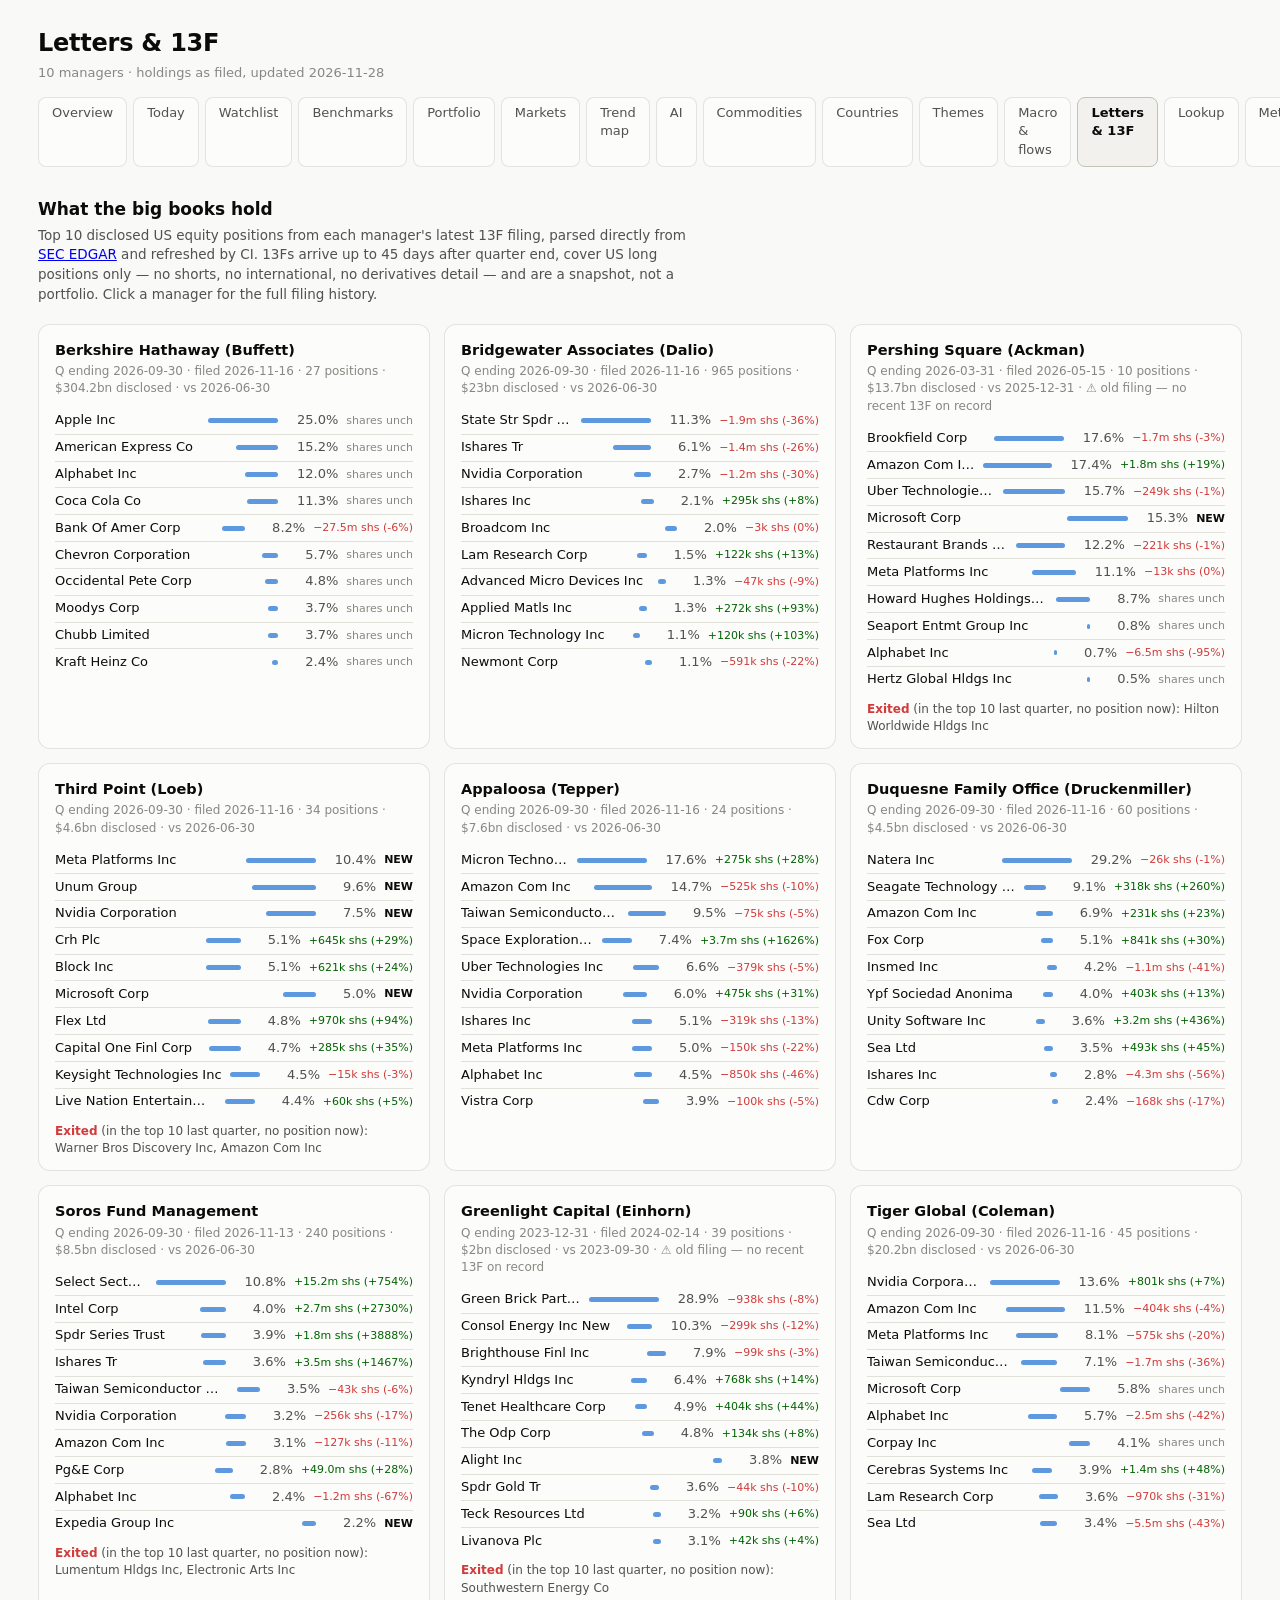
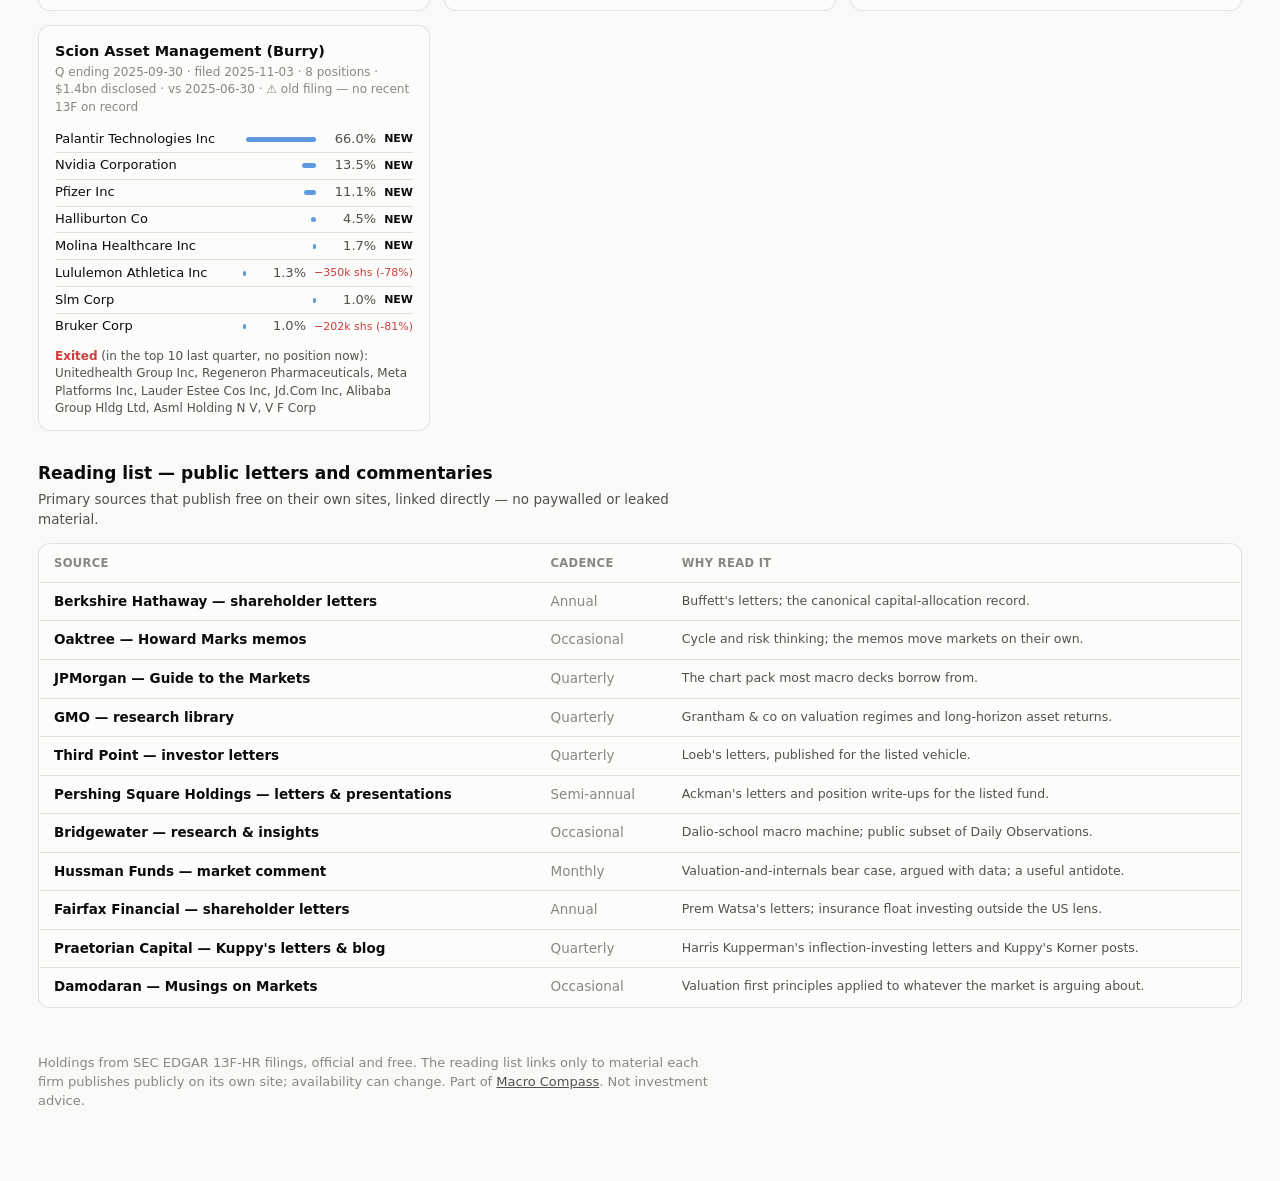
<file: docs/letters.html>
<!DOCTYPE html>
<html lang="en">
<head>
<meta charset="utf-8">
<meta name="viewport" content="width=device-width, initial-scale=1">
<title>Letters &amp; 13F — Macro Compass</title>
<link rel="icon" href="favicon.svg" type="image/svg+xml">
<link rel="alternate icon" href="favicon.ico" sizes="any">
<meta name="theme-color" content="#0f1b2d">
<style>
  :root {
    color-scheme: light dark;
    --page:#f9f9f7; --surface-1:#fcfcfb; --surface-2:#f2f1ed;
    --text-primary:#0b0b0b; --text-secondary:#52514e; --text-muted:#898781;
    --grid:#e1e0d9; --baseline:#c3c2b7; --border:rgba(11,11,11,0.10);
    --series-1:#2a78d6; --up:#006300; --down:#d03b3b;
  }
  @media (prefers-color-scheme: dark) {
    :root:where(:not([data-theme="light"])) {
      --page:#0d0d0d; --surface-1:#1a1a19; --surface-2:#232322;
      --text-primary:#fff; --text-secondary:#c3c2b7; --text-muted:#898781;
      --grid:#2c2c2a; --baseline:#383835; --border:rgba(255,255,255,0.10);
      --series-1:#3987e5; --up:#0ca30c; --down:#e66767;
    }
  }
  * { box-sizing:border-box; margin:0; }
  body { background:var(--page); color:var(--text-primary);
    font-family:system-ui,-apple-system,"Segoe UI",sans-serif; line-height:1.45; }
  .wrap { max-width:1240px; margin:0 auto; padding:26px 18px 70px; }
  header h1 { font-size:24px; font-weight:650; letter-spacing:-0.01em; }
  .stamp { color:var(--text-muted); font-size:13px; margin-top:3px; }
  nav.pages { display:flex; gap:6px; margin-top:14px; }
  nav.pages a { font-size:13px; color:var(--text-secondary); text-decoration:none;
    border:1px solid var(--border); border-radius:8px; padding:6px 13px; background:var(--surface-1); }
  nav.pages a:hover { color:var(--text-primary); border-color:var(--baseline); }
  nav.pages a.here { color:var(--text-primary); font-weight:620; background:var(--surface-2); border-color:var(--baseline); }
  h2 { font-size:17px; font-weight:650; margin:30px 0 4px; }
  .lede { color:var(--text-secondary); font-size:13.5px; margin-bottom:14px; max-width:76ch; }
  #status { margin:20px 0; color:var(--text-secondary); font-size:14px; }

  .grid { display:grid; gap:14px; grid-template-columns:repeat(auto-fill,minmax(330px,1fr)); }
  .card { background:var(--surface-1); border:1px solid var(--border); border-radius:12px; padding:15px 16px 13px; }
  .card h3 { font-size:14.5px; font-weight:620; }
  .card h3 a { color:inherit; text-decoration:none; }
  .card h3 a:hover { text-decoration:underline; }
  .meta { font-size:12px; color:var(--text-muted); margin-top:2px; }
  ol.holdings { margin:10px 0 0; padding:0; list-style:none; }
  ol.holdings li { display:flex; align-items:center; gap:8px; font-size:13px; padding:3.5px 0;
    border-bottom:1px solid var(--grid); }
  ol.holdings li:last-child { border-bottom:none; }
  .hdelta { font-size:11px; white-space:nowrap; font-variant-numeric:tabular-nums; }
  .hdelta.up { color:var(--up); } .hdelta.down { color:var(--down); }
  .hdelta.new { color:var(--series-2); font-weight:650; }
  .hdelta.unch { color:var(--text-muted); }
  .exited { font-size:12px; color:var(--text-secondary); margin-top:8px; }
  .exited strong { color:var(--down); font-weight:650; }
  .hname { flex:1; min-width:0; overflow:hidden; text-overflow:ellipsis; white-space:nowrap; }
  .hbar { height:5px; border-radius:3px; background:var(--series-1); opacity:0.75; flex:none; }
  .hpct { color:var(--text-secondary); font-variant-numeric:tabular-nums; flex:none; width:52px; text-align:right; }

  table.dir { border-collapse:collapse; width:100%; font-size:13.5px;
    background:var(--surface-1); border:1px solid var(--border); border-radius:12px; overflow:hidden; }
  .dirwrap { border:1px solid var(--border); border-radius:12px; overflow:hidden; background:var(--surface-1); }
  table.dir th { text-align:left; font-size:11.5px; text-transform:uppercase; letter-spacing:0.03em;
    color:var(--text-muted); padding:10px 14px; border-bottom:1px solid var(--grid); }
  table.dir td { padding:9px 14px; border-bottom:1px solid var(--grid); vertical-align:top; }
  table.dir tr:last-child td { border-bottom:none; }
  table.dir tr:hover { background:var(--surface-2); }
  table.dir a { color:var(--text-primary); text-decoration:none; font-weight:560; }
  table.dir a:hover { text-decoration:underline; }
  .cadence { color:var(--text-muted); white-space:nowrap; }
  .why { color:var(--text-secondary); font-size:12.5px; }
  footer { margin-top:46px; font-size:13px; color:var(--text-muted); max-width:82ch; }
  footer a { color:var(--text-secondary); }
</style>
<link rel="stylesheet" href="mobile.css?v=20260927b">
<script src="mobile.js?v=20261012a" defer></script>
<script src="pricefloor.js?v=20260927b"></script>
<script src="links.js?v=20260927b"></script>
</head>
<body>
<div class="wrap">
  <header>
    <h1>Letters &amp; 13F</h1>
    <p class="stamp" id="stamp">Loading holdings…</p>
  </header>
  <nav class="pages">
    <a href="./">Overview</a>
    <a href="tape.html">Today</a>
    <a href="watch.html">Watchlist</a>
    <a href="watch.html?set=benchmarks">Benchmarks</a>
    <a href="portfolio.html">Portfolio</a>
    <a href="markets.html">Markets</a>
    <a href="trend.html">Trend map</a>
    <a href="ai.html">AI</a>
    <a href="commodities.html">Commodities</a>
    <a href="countries.html">Countries</a>
    <a href="themes.html">Themes</a>
    <a href="macro.html">Macro &amp; flows</a>
    <a href="letters.html" class="here">Letters &amp; 13F</a>
    <a href="lookup.html">Lookup</a>
    <a href="method.html">Method</a>
  </nav>

  <h2>What the big books hold</h2>
  <p class="lede">Top 10 disclosed US equity positions from each manager's latest 13F filing,
    parsed directly from <a href="https://www.sec.gov/cgi-srv/browse-edgar?action=getcompany" rel="noopener">SEC EDGAR</a>
    and refreshed by CI. 13Fs arrive up to 45 days after quarter end, cover US long positions only
    — no shorts, no international, no derivatives detail — and are a snapshot, not a portfolio.
    Click a manager for the full filing history.</p>
  <p id="status"></p>
  <div class="grid" id="managers"></div>

  <h2>Reading list — public letters and commentaries</h2>
  <p class="lede">Primary sources that publish free on their own sites, linked directly —
    no paywalled or leaked material.</p>
  <div class="dirwrap"><table class="dir">
    <thead><tr><th>Source</th><th>Cadence</th><th>Why read it</th></tr></thead>
    <tbody id="dir"></tbody>
  </table></div>

  <footer>
    <p>Holdings from SEC EDGAR 13F-HR filings, official and free. The reading list links only to
      material each firm publishes publicly on its own site; availability can change.
      Part of <a href="./">Macro Compass</a>. Not investment advice.</p>
  </footer>
</div>

<script>
"use strict";
(async function () {
  const $ = s => document.querySelector(s);
  const h = (tag, cls, text) => {
    const n = document.createElement(tag);
    if (cls) n.className = cls;
    if (text !== undefined) n.textContent = text;
    return n;
  };
  const fmt = v => v.toLocaleString("en-US", { maximumFractionDigits: 1 });

  const READING = [
    ["Berkshire Hathaway — shareholder letters", "https://www.berkshirehathaway.com/letters/letters.html", "Annual",
      "Buffett's letters; the canonical capital-allocation record."],
    ["Oaktree — Howard Marks memos", "https://www.oaktreecapital.com/insights", "Occasional",
      "Cycle and risk thinking; the memos move markets on their own."],
    ["JPMorgan — Guide to the Markets", "https://am.jpmorgan.com/us/en/asset-management/adv/insights/market-insights/guide-to-the-markets/", "Quarterly",
      "The chart pack most macro decks borrow from."],
    ["GMO — research library", "https://www.gmo.com/americas/research-library/", "Quarterly",
      "Grantham & co on valuation regimes and long-horizon asset returns."],
    ["Third Point — investor letters", "https://thirdpointlimited.com/investor-documents/", "Quarterly",
      "Loeb's letters, published for the listed vehicle."],
    ["Pershing Square Holdings — letters & presentations", "https://pershingsquareholdings.com/company-reports/", "Semi-annual",
      "Ackman's letters and position write-ups for the listed fund."],
    ["Bridgewater — research & insights", "https://www.bridgewater.com/research-and-insights", "Occasional",
      "Dalio-school macro machine; public subset of Daily Observations."],
    ["Hussman Funds — market comment", "https://www.hussmanfunds.com/comment/", "Monthly",
      "Valuation-and-internals bear case, argued with data; a useful antidote."],
    ["Fairfax Financial — shareholder letters", "https://www.fairfax.ca/news/press-releases/", "Annual",
      "Prem Watsa's letters; insurance float investing outside the US lens."],
    ["Praetorian Capital — Kuppy's letters & blog", "https://pracap.com/", "Quarterly",
      "Harris Kupperman's inflection-investing letters and Kuppy's Korner posts."],
    ["Damodaran — Musings on Markets", "https://aswathdamodaran.blogspot.com/", "Occasional",
      "Valuation first principles applied to whatever the market is arguing about."],
  ];
  const dir = $("#dir");
  for (const [name, url, cadence, why] of READING) {
    const tr = h("tr");
    const td1 = h("td");
    const a = h("a", null, name);
    a.href = url; a.target = "_blank"; a.rel = "noopener noreferrer";
    td1.appendChild(a);
    tr.appendChild(td1);
    tr.appendChild(h("td", "cadence", cadence));
    tr.appendChild(h("td", "why", why));
    dir.appendChild(tr);
  }

  let data = null;
  try {
    const r = await fetch("data/letters.json?t=" + Date.now(), { cache: "no-store" });
    if (r.ok) data = await r.json();
  } catch (e) { /* handled below */ }
  if (!data || !data.managers || !data.managers.length) {
    $("#status").textContent = "Holdings data unavailable — data/letters.json has not been generated yet.";
    $("#stamp").textContent = "Reading list below";
    return;
  }
  $("#stamp").textContent = data.managers.length + " managers · holdings as filed, updated " +
    data.generated_at.slice(0, 10);

  const box = $("#managers");
  for (const m of data.managers) {
    const card = h("div", "card");
    const title = h("h3");
    const a = h("a", null, m.label);
    a.href = m.url; a.target = "_blank"; a.rel = "noopener noreferrer";
    title.appendChild(a);
    card.appendChild(title);
    // 13F values: whole dollars since the 2023 rule change.
    const bn = m.total_value / 1e9;
    const ageDays = (Date.now() - new Date(m.filed)) / 864e5;
    card.appendChild(h("p", "meta",
      "Q ending " + m.period + " · filed " + m.filed + " · " + m.positions +
      " positions · $" + fmt(bn) + "bn disclosed" +
      (m.prev_period ? " · vs " + m.prev_period : "") +
      (ageDays > 200 ? " · ⚠ old filing — no recent 13F on record" : "")));
    const ol = h("ol", "holdings");
    const maxPct = Math.max(...m.top.map(t => t.pct));
    for (const t of m.top) {
      const li = h("li");
      li.appendChild(h("span", "hname", t.name));
      const bar = h("span", "hbar");
      bar.style.width = Math.max(3, (t.pct / maxPct) * 70) + "px";
      li.appendChild(bar);
      li.appendChild(h("span", "hpct", t.pct.toFixed(1) + "%"));
      /* Share-count change vs the prior quarter separates real buying and
         selling from position weights drifting on price alone. */
      if (t.shares_prev !== undefined) {
        const fmtShs = n => { const a2 = Math.abs(n);
          return a2 >= 1e6 ? (n / 1e6).toFixed(1) + "m" : a2 >= 1e3 ? Math.round(n / 1e3) + "k" : String(n); };
        let tag;
        if (t.new) tag = h("span", "hdelta new", "NEW");
        else if (!t.shares_delta) tag = h("span", "hdelta unch", "shares unch");
        else {
          const up = t.shares_delta > 0;
          const pc = t.shares_prev ? Math.round(t.shares_delta / t.shares_prev * 100) : null;
          tag = h("span", "hdelta " + (up ? "up" : "down"),
            (up ? "+" : "−") + fmtShs(Math.abs(t.shares_delta)) + " shs" +
            (pc != null ? " (" + (up ? "+" : "") + pc + "%)" : ""));
        }
        li.appendChild(tag);
      }
      ol.appendChild(li);
    }
    card.appendChild(ol);
    if (m.exited && m.exited.length) {
      const p2 = h("p", "exited");
      p2.appendChild(h("strong", null, "Exited"));
      p2.appendChild(document.createTextNode(" (in the top 10 last quarter, no position now): " +
        m.exited.join(", ")));
      card.appendChild(p2);
    }
    box.appendChild(card);
  }
})();
</script>
</body>
</html>
</file>
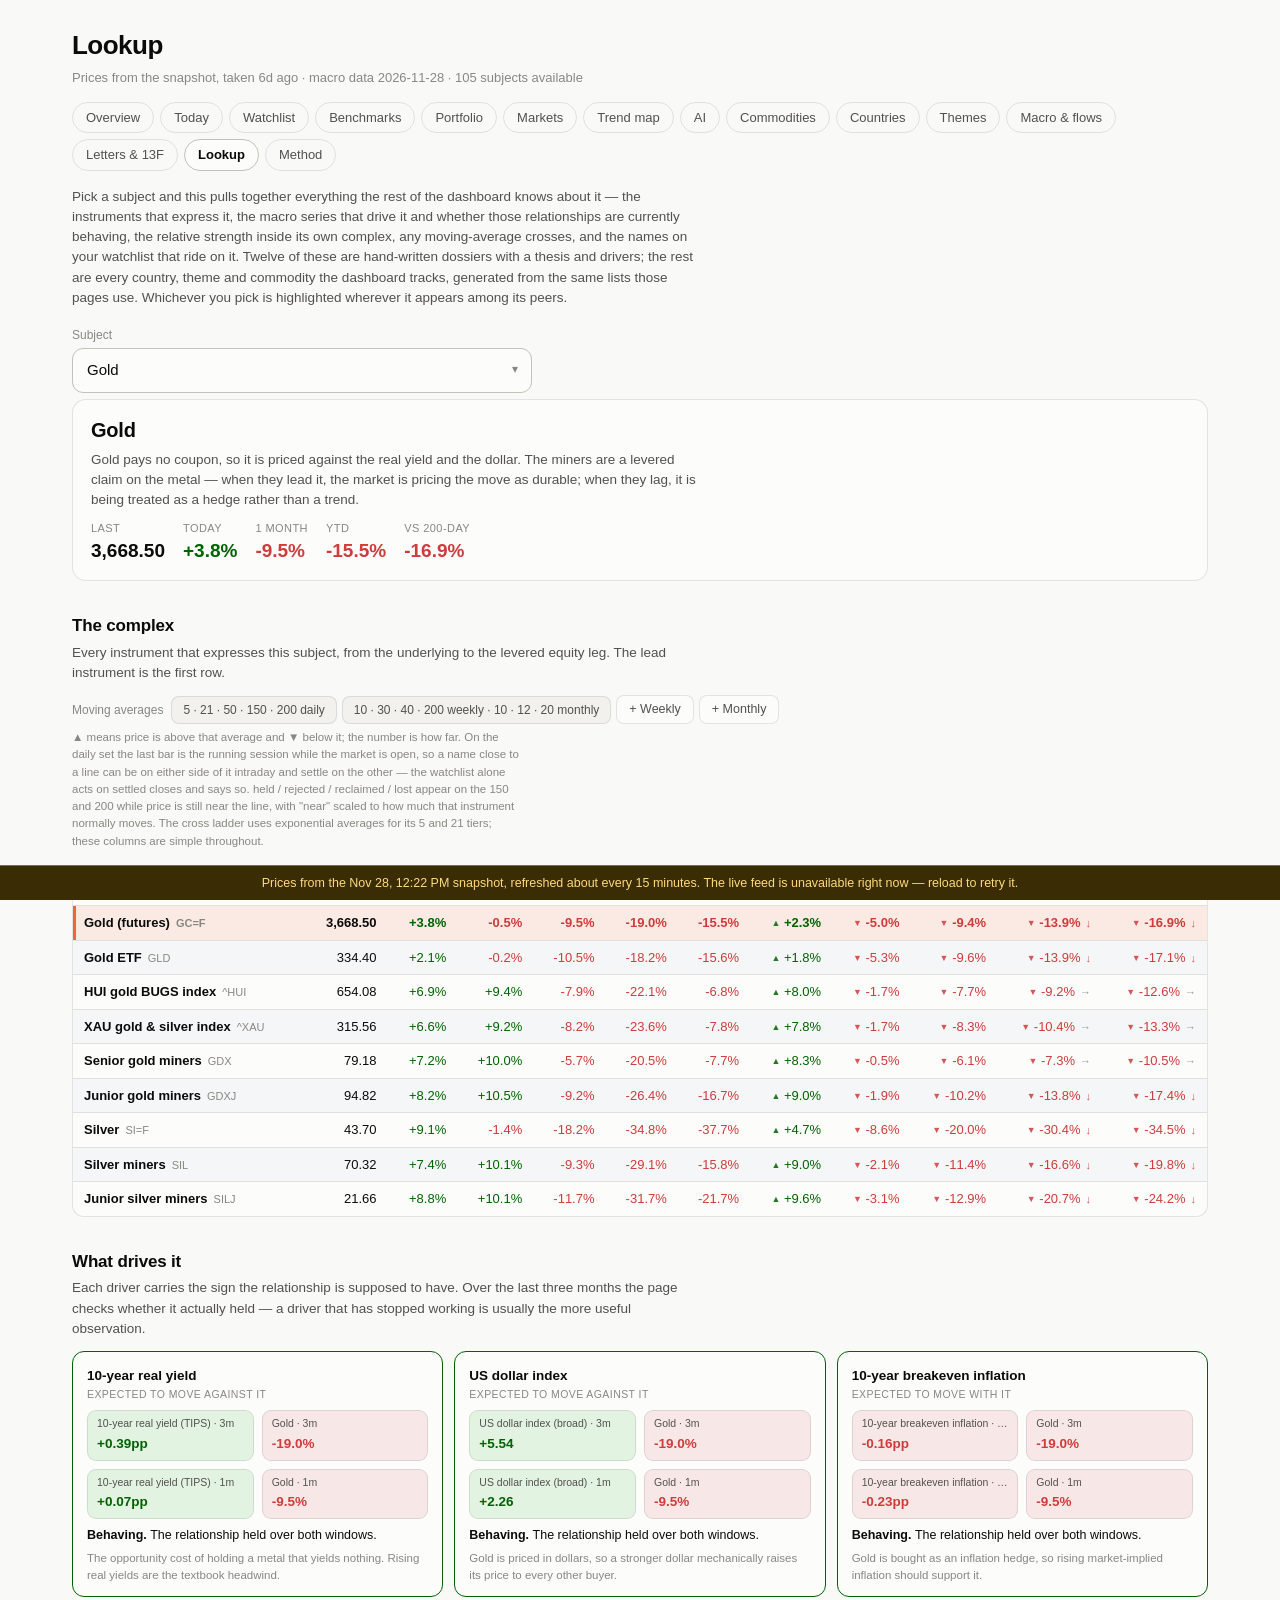
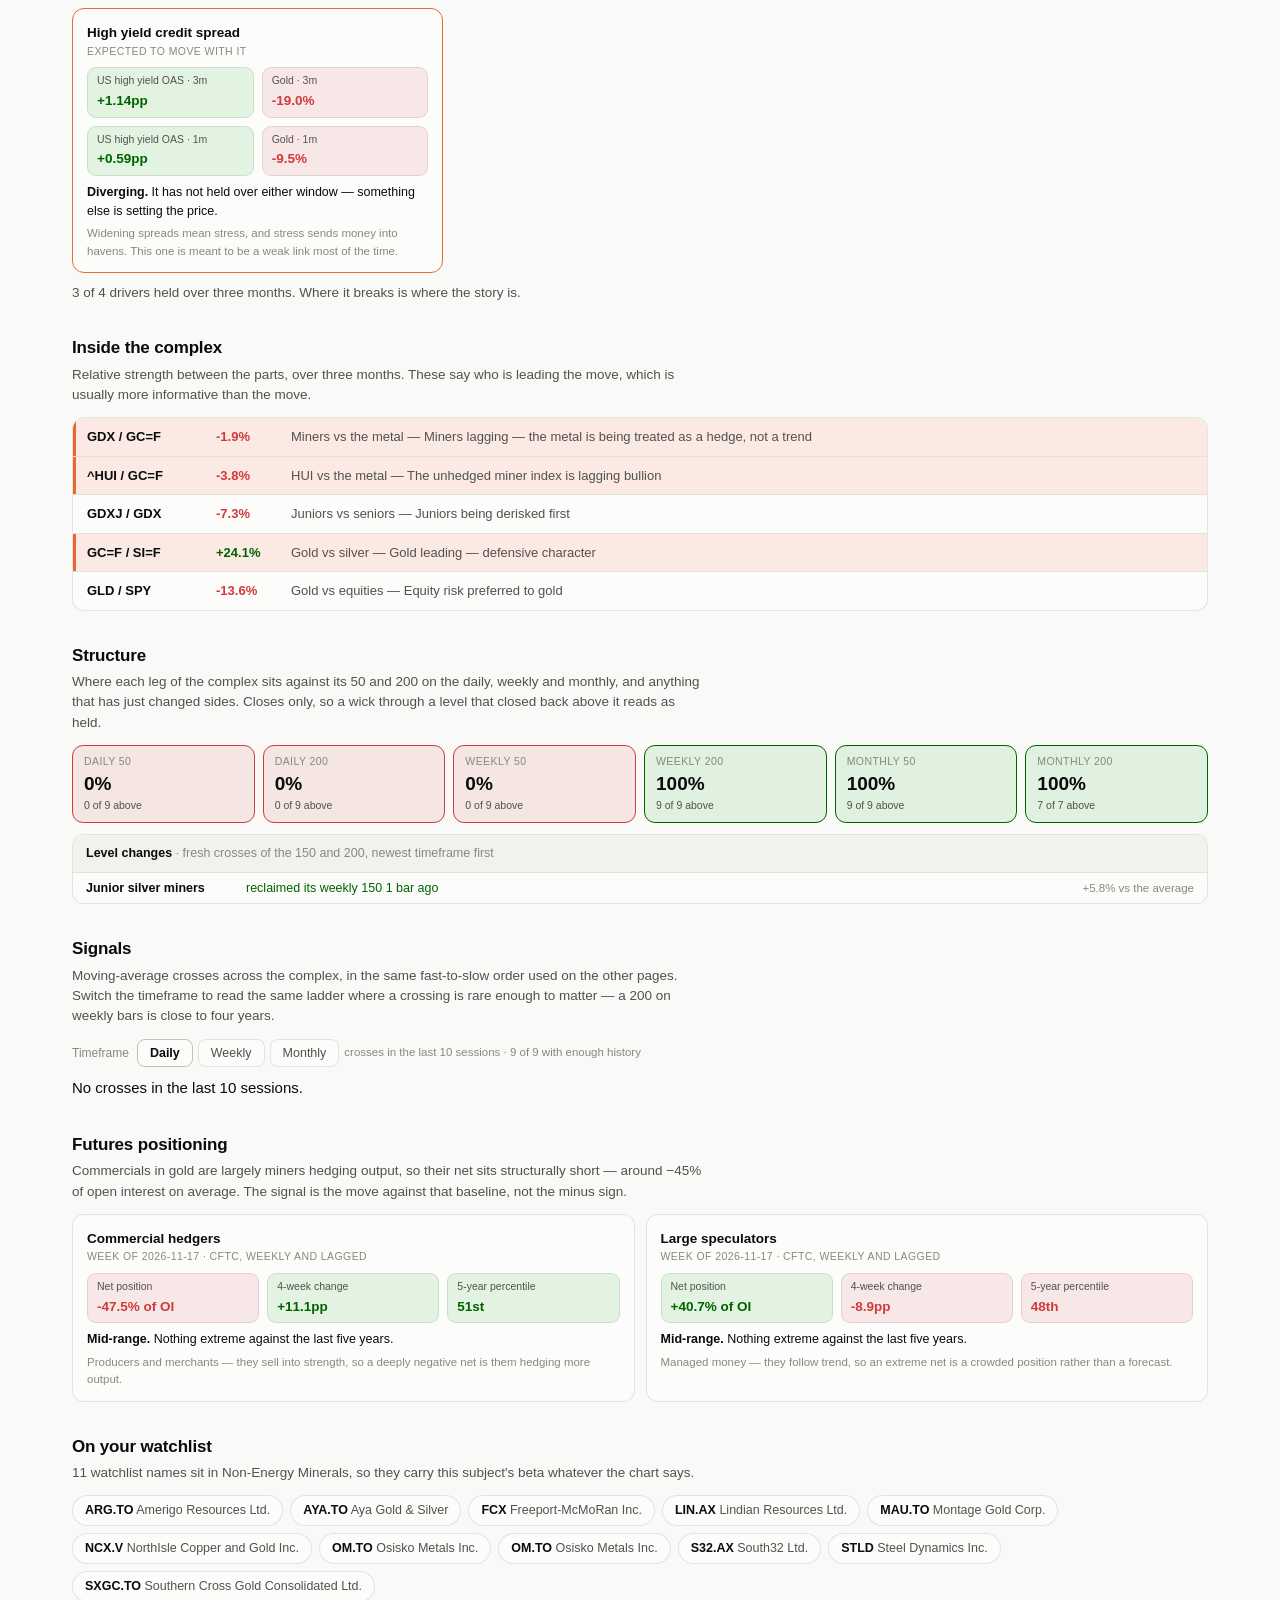
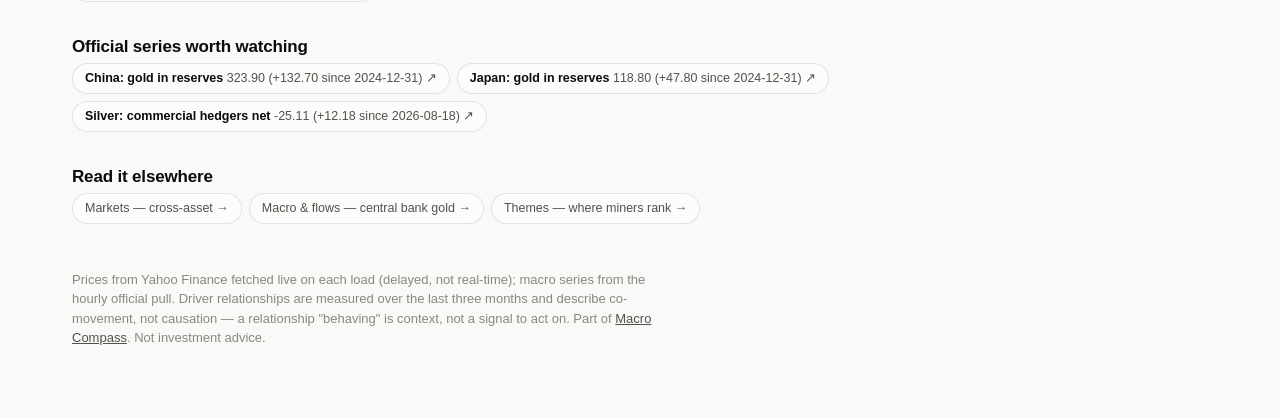
<file: docs/lookup.html>
<!DOCTYPE html>
<html lang="en">
<head>
<meta charset="utf-8">
<meta name="viewport" content="width=device-width, initial-scale=1">
<title>Lookup — Macro Compass</title>
<link rel="icon" href="favicon.svg" type="image/svg+xml">
<link rel="alternate icon" href="favicon.ico" sizes="any">
<meta name="theme-color" content="#0f1b2d">
<style>
  :root {
    color-scheme: light dark;
    --page:#f9f9f7; --surface-1:#fcfcfb; --surface-2:#f2f1ed;
    --text-primary:#0b0b0b; --text-secondary:#52514e; --text-muted:#898781;
    --grid:#e1e0d9; --baseline:#c3c2b7; --border:rgba(11,11,11,0.10);
    --series-1:#2a78d6; --series-2:#eb6834;
    --up:#006300; --down:#d03b3b;
    --on-bg:rgba(12,163,12,0.10); --off-bg:rgba(208,59,59,0.10);
    --mixed-bg:rgba(237,161,0,0.12);
  }
  @media (prefers-color-scheme: dark) {
    :root:where(:not([data-theme="light"])) {
      --page:#0d0d0d; --surface-1:#1a1a19; --surface-2:#232322;
      --text-primary:#fff; --text-secondary:#c3c2b7; --text-muted:#898781;
      --grid:#2c2c2a; --baseline:#383835; --border:rgba(255,255,255,0.10);
      --series-1:#3987e5; --series-2:#d95926;
      --up:#0ca30c; --down:#e66767;
      --on-bg:rgba(12,163,12,0.14); --off-bg:rgba(230,103,103,0.14);
      --mixed-bg:rgba(237,161,0,0.16);
    }
  }
  * { box-sizing:border-box; margin:0; }
  body { background:var(--page); color:var(--text-primary); font-size:15px; line-height:1.5;
    font-family:ui-sans-serif,-apple-system,"Segoe UI",Roboto,sans-serif;
    -webkit-font-smoothing:antialiased; }
  .wrap { max-width:1180px; margin:0 auto; padding:26px 22px 70px; }
  header { display:flex; justify-content:space-between; align-items:flex-start; gap:16px;
    flex-wrap:wrap; }
  h1 { font-size:26px; letter-spacing:-0.02em; }
  h2 { font-size:17px; margin:32px 0 4px; letter-spacing:-0.01em; }
  .stamp { color:var(--text-muted); font-size:13px; margin-top:3px; }
  .lede { color:var(--text-secondary); font-size:13.5px; max-width:84ch; margin-bottom:12px; }
  nav.pages { display:flex; gap:6px; margin-top:14px; flex-wrap:wrap; }
  nav.pages a { font-size:13px; color:var(--text-secondary); text-decoration:none;
    border:1px solid var(--border); border-radius:999px; padding:5px 13px; }
  nav.pages a:hover { color:var(--text-primary); border-color:var(--baseline); }
  nav.pages a.here { color:var(--text-primary); border-color:var(--baseline);
    background:var(--surface-1); font-weight:600; }
  #status { color:var(--text-muted); font-size:13.5px; margin-top:20px; }

  /* combobox */
  .picker { position:relative; max-width:460px; margin:18px 0 6px; }
  .picker label { display:block; font-size:12px; color:var(--text-muted); margin-bottom:4px; }
  .picker input { width:100%; font:inherit; font-size:15px; color:var(--text-primary);
    background:var(--surface-1); border:1px solid var(--baseline); border-radius:11px;
    padding:10px 38px 10px 14px; }
  .picker input:focus { outline:2px solid var(--series-1); outline-offset:1px; }
  .picker .caret { position:absolute; right:14px; top:34px; color:var(--text-muted);
    pointer-events:none; font-size:12px; }
  .picker ul { position:absolute; z-index:30; top:100%; left:0; right:0; margin-top:5px;
    background:var(--surface-1); border:1px solid var(--baseline); border-radius:11px;
    padding:5px; list-style:none; max-height:300px; overflow:auto;
    box-shadow:0 10px 28px rgba(0,0,0,0.35); }
  .picker ul[hidden] { display:none; }
  .picker li { padding:8px 11px; border-radius:8px; cursor:pointer; font-size:14px; }
  .picker li .sub { display:block; font-size:11.5px; color:var(--text-muted); }
  .picker li:hover, .picker li.active { background:var(--surface-2); }
  .picker li.none { color:var(--text-muted); cursor:default; font-size:13px; }

  /* subject head */
  .subjhead { background:var(--surface-1); border:1px solid var(--border); border-radius:14px;
    padding:15px 18px; margin-top:6px; }
  .subjhead h3 { font-size:20px; margin:0; letter-spacing:-0.01em; }
  .subjhead .thesis { font-size:13.5px; color:var(--text-secondary); margin-top:5px;
    max-width:82ch; }
  .subjhead .quote { display:flex; gap:18px; margin-top:10px; flex-wrap:wrap; }
  .qitem .ql { font-size:11px; color:var(--text-muted); text-transform:uppercase;
    letter-spacing:0.04em; }
  .qitem .qv { font-size:19px; font-weight:680; font-variant-numeric:tabular-nums; }
  .up { color:var(--up); } .down { color:var(--down); }

  /* generic table */
  .tablewrap { overflow-x:auto; background:var(--surface-1); border:1px solid var(--border);
    border-radius:12px; }
  table { border-collapse:collapse; width:100%; font-size:13px; }
  th { font-size:11px; font-weight:600; color:var(--text-muted); text-transform:uppercase;
    letter-spacing:0.03em; text-align:right; padding:9px 11px; border-bottom:1px solid var(--grid);
    white-space:nowrap; }
  th.left { text-align:left; }
  td { padding:7px 11px; border-bottom:1px solid var(--grid); text-align:right;
    white-space:nowrap; font-variant-numeric:tabular-nums; }
  td.left { text-align:left; }
  tbody tr:last-child td { border-bottom:none; }
  tbody tr:nth-child(even) td { background:rgba(125,150,180,0.055); }
  .iname { color:var(--text-primary); font-weight:600; text-decoration:none; }
  .iname:hover { text-decoration:underline; }
  .isym { color:var(--text-muted); font-size:11px; margin-left:6px; }
  .lead td { font-weight:650; }

  /* driver cards */
  .cards { display:grid; grid-template-columns:repeat(auto-fit,minmax(285px,1fr)); gap:11px; }
  .card { background:var(--surface-1); border:1px solid var(--border); border-radius:12px;
    padding:12px 14px; }
  .card.ok { border-color:var(--up); }
  .card.diverge { border-color:var(--series-2); }
  .card.shift { border-color:#eda100; }
  .card .cname { font-size:13.5px; font-weight:650; }
  .card .cexp { font-size:10.5px; color:var(--text-muted); text-transform:uppercase;
    letter-spacing:0.04em; }
  .card .legs { display:flex; gap:8px; margin:8px 0 7px; flex-wrap:wrap; }
  .leg { flex:1 1 110px; border:1px solid var(--border); border-radius:9px; padding:5px 9px;
    min-width:0; }
  .leg.up { background:var(--on-bg); } .leg.down { background:var(--off-bg); }
  .leg .ll { display:block; font-size:10.5px; color:var(--text-secondary);
    overflow:hidden; text-overflow:ellipsis; white-space:nowrap; }
  .leg .lv { font-size:13.5px; font-weight:650; font-variant-numeric:tabular-nums; }
  .card .verdict { font-size:12.5px; margin:0 0 5px; }
  .card .verdict b { font-weight:680; }
  .card .why { font-size:11.5px; color:var(--text-muted); margin:0; }

  /* ratio rows */
  .ratios { background:var(--surface-1); border:1px solid var(--border); border-radius:12px;
    overflow:hidden; }
  .rrow { display:flex; align-items:baseline; gap:11px; padding:9px 14px;
    border-bottom:1px solid var(--grid); font-size:13px; flex-wrap:wrap; }
  .rrow:last-child { border-bottom:none; }
  .rrow .rp { font-weight:650; min-width:118px; }
  .rrow .rv { font-weight:650; font-variant-numeric:tabular-nums; min-width:64px; }
  .rrow .rt { color:var(--text-secondary); flex:1; min-width:200px; }

  /* signals — the shared cross ladder (ma.js) */
  .sigblock { margin-bottom:14px; }
  .sigblock > h3 { font-size:13.5px; margin:0 0 2px; display:flex; align-items:baseline; gap:8px;
    flex-wrap:wrap; }
  .sigblock.bull > h3 { color:var(--up); }
  .sigblock.bear > h3 { color:var(--down); }
  .sigblock > h3 .ladder { font-size:11px; font-weight:500; color:var(--text-muted); }
  .sigcols { display:grid; grid-template-columns:repeat(5,minmax(0,1fr)); gap:10px; }
  @media (max-width:1100px) { .sigcols { grid-template-columns:repeat(2,minmax(0,1fr)); } }
  @media (max-width:620px) { .sigcols { grid-template-columns:1fr; } }
  .sigcol { background:var(--surface-1); border:1px solid var(--border); border-radius:12px;
    padding:0 0 8px; min-width:0; overflow:hidden; }
  .sigcol .tierhead { font-size:14px; font-weight:680; margin:0; padding:10px 12px 1px;
    color:var(--text-primary); letter-spacing:-0.01em; }
  .sigblock.bull .sigcol .tierhead, .sigblock.bull .sigcol .sigsub {
    background:color-mix(in srgb, var(--surface-2) 84%, var(--up)); }
  .sigblock.bear .sigcol .tierhead, .sigblock.bear .sigcol .sigsub {
    background:color-mix(in srgb, var(--surface-2) 84%, var(--down)); }
  .sigblock.bull .sigcol .sigsub { border-bottom:1px solid var(--up); }
  .sigblock.bear .sigcol .sigsub { border-bottom:1px solid var(--down); }
  .sigcol .sigsub { font-size:11.5px; color:var(--text-secondary); margin:0; padding:0 12px 8px; }
  .sigitem { padding:5px 12px; border-top:1px solid var(--grid); font-size:12.5px; }
  .sigcol div.sigitem:first-of-type { border-top:none; padding-top:8px; }
  .sigitem a { color:var(--text-primary); font-weight:600; text-decoration:none; }
  .sigitem a:hover { text-decoration:underline; }
  .sigitem .sighint { display:block; font-size:10.5px; color:var(--text-muted); white-space:normal; }
  .sigitem .whiptag { color:var(--series-2); font-size:10px; border:1px solid var(--border);
    border-radius:4px; padding:0 4px; margin-left:5px; }
  .sigcol .signone { font-size:11.5px; color:var(--text-muted); margin:0; padding:9px 12px 2px; }

  /* chips */
  .chips { display:flex; gap:7px; flex-wrap:wrap; }
  .chip { font-size:12.5px; color:var(--text-secondary); text-decoration:none;
    border:1px solid var(--border); border-radius:999px; padding:5px 12px;
    background:var(--surface-1); }
  .chip:hover { color:var(--text-primary); border-color:var(--baseline); }
  .chip b { color:var(--text-primary); font-weight:640; }

  footer { margin-top:46px; font-size:13px; color:var(--text-muted); max-width:84ch; }
  footer a { color:var(--text-secondary); }
  /* MA slope: direction of the average itself, beside its distance. Amber for
     a turn because a turn is neither up nor down yet — it is the thing to look
     at. */
  .maslope { margin-left:5px; font-size:11px; opacity:.85; }
  .maslope.rising  { color:var(--up); }
  .maslope.falling { color:var(--down); }
  .maslope.turnup, .maslope.turndown { color:var(--open, #c8890a); font-weight:700; opacity:1; }
  .maslope.flat, .maslope.flatup, .maslope.flatdown { color:var(--text-muted); }

  #totop { position:fixed; right:18px; bottom:18px; z-index:40; width:40px; height:40px;
    border-radius:50%; border:1px solid #eda100; background:#eda100; color:#241a03;
    font-size:17px; font-weight:700; cursor:pointer; display:none; align-items:center;
    justify-content:center; box-shadow:0 4px 14px rgba(0,0,0,0.28); }
  #totop.show { display:flex; }
  #totop:hover { background:#fab219; border-color:#fab219; }
  /* ---- shared moving-average structure block (ma.js) ---- */
  .mabreadth { display:grid; grid-template-columns:repeat(auto-fit,minmax(126px,1fr)); gap:8px;
    margin-bottom:11px; }
  .macard { background:var(--surface-1); border:1px solid var(--border); border-radius:11px;
    padding:8px 11px; }
  .macard.on { background:var(--on-bg); border-color:var(--up); }
  .macard.off { background:var(--off-bg); border-color:var(--down); }
  .macard .mal { font-size:10.5px; color:var(--text-muted); text-transform:uppercase;
    letter-spacing:0.04em; }
  .macard .mav { font-size:19px; font-weight:680; font-variant-numeric:tabular-nums; }
  .macard .mas { font-size:10.5px; color:var(--text-secondary); }
  .malist { background:var(--surface-1); border:1px solid var(--border); border-radius:12px;
    overflow:hidden; }
  .malist h4 { font-size:12.5px; font-weight:650; margin:0; padding:9px 13px;
    background:var(--surface-2); border-bottom:1px solid var(--grid); }
  .malist h4 .masub { font-weight:500; color:var(--text-muted); }
  .marow { display:grid; grid-template-columns:150px 1fr auto; gap:10px; align-items:baseline;
    padding:6px 13px; border-bottom:1px solid var(--grid); font-size:12.5px; }
  .marow:last-child { border-bottom:none; }
  .marow a { color:var(--text-primary); font-weight:640; text-decoration:none;
    overflow:hidden; text-overflow:ellipsis; white-space:nowrap; }
  .marow a:hover { text-decoration:underline; }
  .marow .mawhat { color:var(--text-secondary); }
  .marow.good .mawhat { color:var(--up); }
  .marow.bad .mawhat { color:var(--down); }
  .marow .madist { color:var(--text-muted); font-variant-numeric:tabular-nums;
    font-size:11.5px; white-space:nowrap; }
  .malist .manone { font-size:12.5px; color:var(--text-muted); padding:10px 13px; margin:0; }
  /* timeframe toggle for the shared cross scan (ma.js) */
  .switch { display:flex; gap:5px; align-items:center; margin:8px 0 12px; flex-wrap:wrap; }
  .switch .slabel { font-size:12px; color:var(--text-muted); margin-right:3px; }
  .rangebtn { font:inherit; font-size:12.5px; color:var(--text-secondary); cursor:pointer;
    background:var(--surface-1); border:1px solid var(--border); border-radius:8px; padding:4px 12px; }
  .rangebtn[aria-pressed="true"] { color:var(--text-primary); border-color:var(--baseline);
    font-weight:640; }
  .rangebtn:hover { color:var(--text-primary); }
  .switch .manote { font-size:11.5px; color:var(--text-muted); }
  .subjhead h3 .kindtag { font-size:10.5px; font-weight:650; text-transform:uppercase;
    letter-spacing:0.05em; color:var(--text-secondary); border:1px solid var(--baseline);
    border-radius:999px; padding:1px 8px; margin-left:9px; vertical-align:3px; }
  /* The subject itself, wherever it appears among its peers. Amber rather than
     red or green: those two already mean direction on this page, and a third
     meaning on the same channel would make all three ambiguous. */
  .lead td { font-weight:650; }
  .lead td:first-child { box-shadow:inset 3px 0 0 var(--series-2); }
  .lead td { background:color-mix(in srgb, var(--surface-1) 88%, var(--series-2)) !important; }
  .marow.subj, .sigitem.subj, .rrow.subj {
    background:color-mix(in srgb, var(--surface-1) 88%, var(--series-2));
    box-shadow:inset 3px 0 0 var(--series-2); }
  .marow.subj a, .sigitem.subj a, .rrow.subj .rp { font-weight:700; }
  .switch { display:flex; gap:5px; align-items:center; margin:0 0 10px; flex-wrap:wrap; }
  .switch .slabel { font-size:12px; color:var(--text-muted); margin-right:3px; }
  .switch .mafixed { font-size:12px; color:var(--text-secondary); background:var(--surface-2);
    border:1px solid var(--border); border-radius:8px; padding:4px 11px; }
  .rangebtn[disabled] { opacity:0.6; cursor:default; }
  .switch .manote { font-size:11.5px; color:var(--text-muted); max-width:70ch; }
  td.maup { color:var(--up); } td.madown { color:var(--down); } td.madim { color:var(--text-muted); }
  .matag { display:block; font-size:9.5px; font-weight:650; text-transform:lowercase; }
  .matag.held, .matag.reclaimed { color:var(--up); }
  .matag.lost, .matag.rejected { color:var(--down); }
  .maside { font-size:9px; vertical-align:1px; opacity:0.85; }
  .note { font-size:11.5px; color:var(--text-muted); margin-top:7px; max-width:88ch;
    line-height:1.45; }
</style>
<link rel="stylesheet" href="mobile.css?v=20260927b">
<script src="mobile.js?v=20261012a" defer></script>
<script src="pricefloor.js?v=20260927b"></script>
<script src="quotes.js?v=20260927b"></script>
<script src="links.js?v=20260927b"></script>
</head>
<body>
<script src="universe.js?v=20260927b"></script>
<script src="ma.js?v=20260927b"></script>
<div class="wrap">
  <header>
    <div>
      <h1>Lookup</h1>
      <p class="stamp" id="stamp">Loading…</p>
    </div>
  </header>
  <nav class="pages">
    <a href="./">Overview</a>
    <a href="tape.html">Today</a>
    <a href="watch.html">Watchlist</a>
    <a href="watch.html?set=benchmarks">Benchmarks</a>
    <a href="portfolio.html">Portfolio</a>
    <a href="markets.html">Markets</a>
    <a href="trend.html">Trend map</a>
    <a href="ai.html">AI</a>
    <a href="commodities.html">Commodities</a>
    <a href="countries.html">Countries</a>
    <a href="themes.html">Themes</a>
    <a href="macro.html">Macro &amp; flows</a>
    <a href="letters.html">Letters &amp; 13F</a>
    <a href="lookup.html" class="here">Lookup</a>
    <a href="method.html">Method</a>
  </nav>

  <p class="lede" style="margin-top:16px">Pick a subject and this pulls together everything the
    rest of the dashboard knows about it — the instruments that express it, the macro series that
    drive it and whether those relationships are currently behaving, the relative strength inside
    its own complex, any moving-average crosses, and the names on your watchlist that ride on it.
    Twelve of these are hand-written dossiers with a thesis and drivers; the rest are every country, theme and commodity the dashboard tracks, generated from the same lists those pages use. Whichever you pick is highlighted wherever it appears among its peers.</p>

  <div class="picker" id="picker">
    <label for="q">Subject</label>
    <input id="q" type="text" autocomplete="off" role="combobox" aria-expanded="false"
           aria-controls="opts" placeholder="Search — try gold, dollar, copper…">
    <span class="caret">▾</span>
    <ul id="opts" role="listbox" hidden></ul>
  </div>

  <p id="status">Fetching live prices…</p>
  <div id="content" hidden></div>

  <footer>
    <p>Prices from Yahoo Finance fetched live on each load (delayed, not real-time); macro series
      from the hourly official pull. Driver relationships are measured over the last three months
      and describe co-movement, not causation — a relationship "behaving" is context, not a signal
      to act on. Part of <a href="./">Macro Compass</a>. Not investment advice.</p>
  </footer>
</div>

<script>
"use strict";
(async function () {
  const $ = s => document.querySelector(s);
  const h = (tag, cls, text) => {
    const n = document.createElement(tag);
    if (cls) n.className = cls;
    if (text !== undefined) n.textContent = text;
    return n;
  };
  const PROXIES = [
    /* Yahoo sends no access-control-allow-origin, so every price on this site
       reaches the browser through one of these. They are free, public and
       therefore mortal: on 2026-08-23 corsproxy.io began answering 401 to
       everyone without a paid key and allorigins went to 522, and because
       corsproxy.io was FIRST in this list every request on every page spent
       its first attempt on a guaranteed failure before falling through to a
       proxy that was also down. Nothing loaded anywhere.

       Ordered by what was measured working that day, dead ones removed. Each
       is tried in turn, so the cost of one being slow is bounded by the next
       one succeeding — but none of them is dependable on its own, which is
       why data/prices.json exists as a floor beneath all of them. */
    u => "https://macro-compass-proxy.joe-edessa.workers.dev/?url=" + encodeURIComponent(u),
    u => "https://api.cors.lol/?url=" + encodeURIComponent(u),
    u => "https://api.allorigins.win/raw?url=" + encodeURIComponent(u),
    u => "https://api.codetabs.com/v1/proxy?quest=" + encodeURIComponent(u),
  ];
  /* Straight to the chart. A ticker on this site is something you want to look
     at, not read a summary of, and the summary page was one more click away
     from the thing you actually opened it for. Verified in a browser rather
     than with curl, which Yahoo answers 404 for every non-US symbol. */
  const YQ = window.YCHART;   // see links.js
  const fmt = (v, d = 1) => v == null || !isFinite(v) ? "–"
    : v.toLocaleString("en-US", { minimumFractionDigits: d, maximumFractionDigits: d });
  const pct = v => v == null ? "–" : (v > 0 ? "+" : "") + fmt(v) + "%";
  const cls = v => v == null ? "" : v >= 0 ? "up" : "down";
  // 1st, 2nd, 3rd, 4th … 92nd — the teens are the exception that breaks naive rules
  const ordinal = n => {
    const t2 = n % 100, u = n % 10;
    return n + (t2 >= 11 && t2 <= 13 ? "th" : u === 1 ? "st" : u === 2 ? "nd" : u === 3 ? "rd" : "th");
  };

  /* ------------------------------------------------------------------
     A subject is a dossier spec: what expresses it, what drives it, what
     to compare inside its own complex, and where else on the dashboard it
     shows up. Everything below is data — adding a subject is adding a key.
     `expect` on a driver is the sign the relationship is supposed to have,
     so the page can say whether it is behaving rather than just plotting.
  ------------------------------------------------------------------ */
  const SUBJECTS = {
    gold: {
      name: "Gold",
      terms: ["gold", "xau", "gld", "gc=f", "bullion", "precious metals", "miners", "gdx"],
      blurb: "The metal, its ETF wrapper and the equity leg",
      thesis: "Gold pays no coupon, so it is priced against the real yield and the dollar. " +
        "The miners are a levered claim on the metal — when they lead it, the market is pricing " +
        "the move as durable; when they lag, it is being treated as a hedge rather than a trend.",
      lead: "GC=F",
      complex: [
        ["GC=F", "Gold (futures)"], ["GLD", "Gold ETF"],
        ["^HUI", "HUI gold BUGS index"], ["^XAU", "XAU gold & silver index"],
        ["GDX", "Senior gold miners"], ["GDXJ", "Junior gold miners"],
        ["SI=F", "Silver"], ["SIL", "Silver miners"], ["SILJ", "Junior silver miners"],
      ],
      drivers: [
        { macro: "us_real_10y", expect: -1, name: "10-year real yield",
          why: "The opportunity cost of holding a metal that yields nothing. Rising real yields are the textbook headwind." },
        { macro: "mkt_dollar", expect: -1, name: "US dollar index",
          why: "Gold is priced in dollars, so a stronger dollar mechanically raises its price to every other buyer." },
        { macro: "us_breakeven_10y", expect: 1, name: "10-year breakeven inflation",
          why: "Gold is bought as an inflation hedge, so rising market-implied inflation should support it." },
        { macro: "cr_hy_oas", expect: 1, name: "High yield credit spread",
          why: "Widening spreads mean stress, and stress sends money into havens. This one is meant to be a weak link most of the time." },
      ],
      ratios: [
        ["GDX", "GC=F", "Miners vs the metal", "Miners leading — the move is being priced as durable",
          "Miners lagging — the metal is being treated as a hedge, not a trend"],
        ["^HUI", "GC=F", "HUI vs the metal", "The unhedged miner index is leading bullion",
          "The unhedged miner index is lagging bullion"],
        ["GDXJ", "GDX", "Juniors vs seniors", "Risk appetite inside the complex rising",
          "Juniors being derisked first"],
        ["GC=F", "SI=F", "Gold vs silver", "Gold leading — defensive character",
          "Silver leading — the industrial and risk-on character"],
        ["GLD", "SPY", "Gold vs equities", "Gold preferred to equity risk",
          "Equity risk preferred to gold"],
      ],
      sectors: ["Non-Energy Minerals"],
      cot: { comm: "cot_gold_comm", large: "cot_gold_large",
             note: "Commercials in gold are largely miners hedging output, so their net sits " +
               "structurally short — around −45% of open interest on average. The signal is the " +
               "move against that baseline, not the minus sign." },
      context: ["res_cn_gold", "res_jp_gold", "cot_silver_comm"],
      links: [["Markets — cross-asset", "markets.html#s-cross"],
              ["Macro & flows — central bank gold", "macro.html"],
              ["Themes — where miners rank", "themes.html"]],
    },
    dollar: {
      name: "US dollar",
      terms: ["dollar", "usd", "dxy", "dx-y.nyb", "greenback", "fx", "currency"],
      blurb: "The denominator under every other asset",
      thesis: "The dollar is the price of everything else's funding. It trades off rate " +
        "differentials against the rest of the developed world, and it transmits straight into " +
        "commodities, emerging markets and gold — usually with the opposite sign.",
      lead: "DX-Y.NYB",
      complex: [
        ["DX-Y.NYB", "Dollar index"], ["EURUSD=X", "EUR/USD"], ["JPY=X", "USD/JPY"],
        ["UUP", "Dollar bull ETF"], ["EEM", "Emerging markets"], ["BCI", "Broad commodities"],
        ["GLD", "Gold ETF"],
      ],
      drivers: [
        { macro: "us_treasury_10y", expect: 1, name: "US 10-year yield",
          why: "Higher US yields pull capital in and bid the dollar, provided the rest of the world is not moving with it." },
        { macro: "de_bund_10y", expect: -1, name: "German 10-year bund",
          why: "The other half of the differential. Bunds rising faster than Treasuries narrows the gap and weakens the dollar." },
        { macro: "us_fed_funds", expect: 1, name: "Fed funds target",
          why: "The policy anchor for the front end, and the cleanest signal of relative carry." },
        { macro: "cr_hy_oas", expect: 1, name: "High yield credit spread",
          why: "The dollar is the world's haven. Stress widens spreads and bids the dollar at the same time." },
      ],
      ratios: [
        ["EEM", "SPY", "Emerging vs US equity", "EM leading — a weak-dollar tell",
          "US leading — the usual strong-dollar pattern"],
        ["BCI", "SPY", "Commodities vs equity", "Commodities bid despite the dollar",
          "Commodities lagging equity"],
        ["GLD", "SPY", "Gold vs equity", "Haven demand present", "Risk assets preferred"],
        ["EFA", "SPY", "Developed ex-US vs US", "Ex-US leading", "US leading"],
      ],
      sectors: [],
      context: ["eur_usd", "usd_jpy", "us_yield_spread"],
      links: [["Markets — cross-asset", "markets.html#s-cross"],
              ["Countries — dollar returns vs local", "countries.html"],
              ["Macro & flows — reserves", "macro.html"]],
    },
    copper: {
      name: "Copper and the growth cycle",
      terms: ["copper", "hg=f", "copx", "growth", "cycle", "industrial metals", "doctor copper"],
      blurb: "The industrial metal read as a growth signal",
      thesis: "Copper is the cyclical metal with the shortest line to real activity — grids, " +
        "construction, vehicles. Read against gold it strips out the monetary story and leaves " +
        "the growth one, which is why the copper/gold ratio tracks long yields.",
      lead: "HG=F",
      complex: [
        ["HG=F", "Copper (futures)"], ["COPX", "Copper miners"], ["XME", "Metals & mining"],
        ["FCX", "Freeport-McMoRan"], ["PAVE", "US infrastructure"], ["GRID", "Grid & electrification"],
        ["MCHI", "China equity"],
      ],
      drivers: [
        { macro: "cmd_copper", expect: 1, name: "Copper (official series)",
          why: "The official price series, as a check that the futures leg and the reported price agree." },
        { macro: "us_treasury_10y", expect: 1, name: "US 10-year yield",
          why: "Both are growth-sensitive. Copper rising with yields is a growth impulse; copper rising without them is a supply story." },
        { macro: "us_yield_spread", expect: 1, name: "10y minus 2y curve",
          why: "A steepening curve prices a recovering cycle, which is the same thing copper is supposed to be pricing." },
        { macro: "cr_hy_oas", expect: -1, name: "High yield credit spread",
          why: "Tightening spreads and rising copper both say the cycle is intact; the two disagreeing is worth noticing." },
      ],
      ratios: [
        ["HG=F", "GC=F", "Copper vs gold", "Growth expectations over fear",
          "Fear over growth expectations"],
        ["COPX", "HG=F", "Miners vs the metal", "Miners leading the metal",
          "Miners lagging the metal"],
        ["XME", "SPY", "Metals & mining vs market", "Cyclical materials leading",
          "Cyclical materials lagging"],
        ["MCHI", "SPY", "China vs US equity", "China leading — a demand tell",
          "China lagging — demand doubt"],
      ],
      sectors: ["Non-Energy Minerals", "Producer Manufacturing"],
      cot: { comm: "cot_copper_comm", large: "cot_copper_large",
             note: "Copper commercials are producers and fabricators hedging, so like gold their " +
               "net runs short. Read the level against its own range." },
      context: ["cmd_aluminum", "cmd_nickel"],
      links: [["Markets — cross-asset", "markets.html#s-cross"],
              ["Themes — grid and infrastructure", "themes.html"],
              ["Countries — China and the miners' home markets", "countries.html"]],
    },
    silver: {
      name: "Silver",
      terms: ["silver", "xag", "slv", "si=f", "poor man's gold", "precious"],
      blurb: "Half monetary metal, half industrial input",
      thesis: "Silver trades as gold's higher-beta cousin on the way up and as an industrial " +
        "metal on the way down. Roughly half of demand is industrial — solar above all — which is " +
        "why it can decouple from gold precisely when the growth story changes.",
      lead: "SI=F",
      complex: [
        ["SI=F", "Silver (futures)"], ["SLV", "Silver ETF"], ["PSLV", "Sprott physical silver"],
        ["^DJI", "Dow Jones (the ratio's other leg)"],
        ["SIL", "Silver miners"], ["SILJ", "Junior silver miners"],
        ["GC=F", "Gold (reference)"], ["TAN", "Solar (industrial demand)"],
      ],
      drivers: [
        { macro: "us_real_10y", expect: -1, name: "10-year real yield",
          why: "The monetary half of silver answers to the same opportunity cost as gold." },
        { macro: "mkt_dollar", expect: -1, name: "US dollar index",
          why: "Priced in dollars, so a stronger dollar raises the price to every other buyer." },
        { macro: "cmd_copper", expect: 1, name: "Copper",
          why: "The industrial half. Copper is the cleanest read on whether the cycle is bidding metals at all." },
        { macro: "us_breakeven_10y", expect: 1, name: "10-year breakeven inflation",
          why: "Bought as an inflation hedge alongside gold, though less reliably." },
      ],
      ratios: [
        ["SI=F", "GC=F", "Silver vs gold", "Silver leading — the risk-on, industrial phase",
          "Gold leading — the defensive phase, and the classic late-cycle tell"],
        ["SIL", "SI=F", "Miners vs the metal", "Miners leading — priced as durable",
          "Miners lagging — the metal is being held as a hedge"],
        ["SILJ", "SIL", "Juniors vs seniors", "Risk appetite inside the complex rising",
          "Juniors being derisked first"],
        ["TAN", "SPY", "Solar vs market", "Industrial silver demand being bid",
          "Solar lagging — the industrial leg is not helping"],
        ["^DJI", "SI=F", "Dow / silver", "Financial assets outrunning the metal — silver cheap against equity",
          "Silver outrunning financial assets — the monetary bid is winning"],
      ],
      sectors: ["Non-Energy Minerals"],
      cot: { comm: "cot_silver_comm", large: null,
             note: "Silver commercials are miners and industrial users hedging, so the net runs short." },
      context: ["cot_silver_comm", "cot_gold_comm"],
      links: [["Commodities — precious complex", "commodities.html"],
              ["Markets — cross-asset", "markets.html#s-cross"]],
    },
    oil: {
      name: "Crude oil and energy",
      terms: ["oil", "crude", "wti", "brent", "cl=f", "energy", "opec", "petroleum", "xle"],
      blurb: "The barrel and the equities that pump it",
      thesis: "Oil is the commodity with the shortest line to headline inflation and the longest " +
        "list of political inputs. The equity leg rarely tracks the barrel one-for-one: producers " +
        "carry costs and discipline, and services carry the capex cycle rather than the price.",
      lead: "CL=F",
      complex: [
        ["CL=F", "WTI crude"], ["BZ=F", "Brent crude"], ["RB=F", "RBOB gasoline"],
        ["HO=F", "Heating oil"], ["XLE", "Energy sector"], ["XOP", "Oil & gas producers"],
        ["OIH", "Oil services"], ["NG=F", "Natural gas"],
      ],
      drivers: [
        { macro: "mkt_dollar", expect: -1, name: "US dollar index",
          why: "Oil is invoiced in dollars, so dollar strength is a headwind to the price everywhere else." },
        { macro: "us_breakeven_10y", expect: 1, name: "10-year breakeven inflation",
          why: "Energy is the largest single input to headline inflation, so the two feed each other." },
        { macro: "cmd_copper", expect: 1, name: "Copper",
          why: "Both are cyclical. Oil rising without copper is usually a supply story rather than a demand one." },
        { macro: "cr_hy_oas", expect: -1, name: "High yield credit spread",
          why: "Energy is a large share of the high yield index; tightening spreads and rising crude usually travel together." },
      ],
      ratios: [
        ["XLE", "CL=F", "Energy equity vs the barrel", "Equities leading the barrel — discipline and cash returns being paid for",
          "Equities lagging the barrel — the market doubts the price holds"],
        ["OIH", "XLE", "Services vs producers", "The capex cycle is turning up",
          "Producers preferred to the drillers — no capex cycle yet"],
        ["CL=F", "NG=F", "Crude vs gas", "Global demand over domestic supply",
          "Gas outrunning crude — a weather or supply story"],
        ["CL=F", "GC=F", "Oil vs gold", "The real economy bidding harder than the haven",
          "The haven preferred to the real economy"],
      ],
      sectors: ["Energy Minerals", "Industrial Services"],
      cot: { comm: "cot_wti_comm", large: "cot_wti_large",
             note: "WTI commercials are producers and refiners hedging physical barrels." },
      context: ["mkt_wti", "us_breakeven_10y"],
      links: [["Commodities — energy complex", "commodities.html"],
              ["Themes — energy and oil services", "themes.html"]],
    },
    uranium: {
      name: "Uranium and nuclear",
      terms: ["uranium", "nuclear", "ura", "urnm", "nlr", "u3o8", "smr", "atomic"],
      blurb: "The fuel, the miners and the reactors",
      thesis: "Uranium has no liquid futures market, so the price is a reported term and spot " +
        "assessment and the equities are the tradable expression. Demand is policy-driven and " +
        "slow to change; supply is concentrated and slow to build. That mismatch is the thesis.",
      lead: "URA",
      complex: [
        ["URA", "Uranium miners (URA)"], ["URNM", "Uranium miners (URNM)"],
        ["CCJ", "Cameco"], ["NLR", "Nuclear energy"], ["GRID", "Grid & electrification"],
        ["XLU", "Utilities"], ["PAVE", "Infrastructure"],
      ],
      drivers: [
        { macro: "cmd_uranium", expect: 1, name: "Uranium price",
          why: "The physical assessment. The equities should lead it into a tightening market and lag it when the move is done." },
        { macro: "cmd_copper", expect: 1, name: "Copper",
          why: "A proxy for the electrification build-out that underpins the demand case." },
        { macro: "us_real_10y", expect: -1, name: "10-year real yield",
          why: "These are long-duration, capital-hungry projects; the discount rate matters more than for a producing miner." },
      ],
      ratios: [
        ["URA", "SPY", "Uranium miners vs market", "The complex is leading the market",
          "The complex is lagging the market"],
        ["URNM", "URA", "Pure-play vs broad uranium", "Pure miners leading — a price-driven move",
          "Broad basket leading — the move is being carried by the larger, more diversified names"],
        ["NLR", "URA", "Reactors vs miners", "The utility and reactor leg leading",
          "The mining leg leading — this is a fuel-price move, not a build-out move"],
        ["CCJ", "URA", "Cameco vs the basket", "The bellwether leading the group",
          "The bellwether lagging the group"],
      ],
      sectors: ["Non-Energy Minerals", "Utilities"],
      cot: null,
      context: ["cmd_uranium"],
      links: [["Themes — nuclear and grid", "themes.html"],
              ["Commodities — the equity leg", "commodities.html"]],
    },
    ai: {
      name: "AI and semiconductors",
      terms: ["ai", "artificial intelligence", "semis", "semiconductors", "smh", "nvda", "nvidia",
              "chips", "compute", "hyperscaler"],
      blurb: "The compute build-out and the chips under it",
      thesis: "The AI trade is a capital spending cycle wearing a technology label. Semis are the " +
        "pick-and-shovel leg and the hyperscalers are the buyers, so the ratio between them tells " +
        "you whether the market is paying for the spending or for the returns on it.",
      lead: "SMH",
      complex: [
        ["SMH", "Semiconductors"], ["NVDA", "Nvidia"], ["AIQ", "AI & big data"],
        ["BOTZ", "Robotics & automation"], ["MAGS", "Magnificent 7"], ["QQQ", "Nasdaq 100"],
        ["XLK", "Technology sector"],
      ],
      drivers: [
        { macro: "us_real_10y", expect: -1, name: "10-year real yield",
          why: "Long-duration growth equity discounts at the real rate; rising real yields compress the multiple." },
        { macro: "cr_hy_oas", expect: -1, name: "High yield credit spread",
          why: "The build-out is increasingly debt-financed, so credit conditions gate the capex." },
        { macro: "mkt_nasdaq", expect: 1, name: "Nasdaq Composite",
          why: "A sanity check that semis are leading the index rather than simply riding it." },
      ],
      ratios: [
        ["SMH", "SPY", "Semis vs market", "Semis leading — the classic risk-on tell",
          "Semis lagging — the leadership has moved elsewhere"],
        ["NVDA", "SMH", "Nvidia vs the group", "One name carrying the complex — narrow leadership",
          "The group broadening beyond the bellwether"],
        ["SMH", "MAGS", "Chips vs the buyers", "The market is paying for the spending",
          "The market is paying for the returns on the spending, not the spending"],
        ["AIQ", "QQQ", "AI basket vs Nasdaq", "The theme beating the index that contains it",
          "The theme lagging its own index"],
      ],
      sectors: ["Electronic Technology"],
      cot: null,
      context: ["mkt_nasdaq"],
      links: [["Themes — secular band", "themes.html"],
              ["Markets — US equity internals", "markets.html#s-internals"]],
    },
    rates: {
      name: "Rates and duration",
      terms: ["rates", "bonds", "duration", "treasuries", "tlt", "yield", "curve", "10-year", "tnx"],
      blurb: "The risk-free curve and everything priced off it",
      thesis: "The long end is the discount rate for every other asset. The split between the " +
        "real yield and the breakeven says whether a move in nominal yields is a growth story or " +
        "an inflation one, and those two demand opposite responses everywhere else.",
      lead: "^TNX",
      complex: [
        ["^TNX", "US 10-year yield"], ["^TYX", "US 30-year yield"], ["TLT", "20y+ Treasuries"],
        ["IEF", "7-10y Treasuries"], ["STIP", "0-5y TIPS"], ["TIP", "Broad TIPS"],
        ["LQD", "Investment grade"], ["HYG", "High yield"],
      ],
      drivers: [
        { macro: "us_fed_funds", expect: 1, name: "Fed funds target",
          why: "The anchor for the front end; the long end follows it only when the market believes policy will stay." },
        { macro: "us_breakeven_10y", expect: 1, name: "10-year breakeven inflation",
          why: "The inflation leg of the nominal yield." },
        { macro: "us_real_10y", expect: 1, name: "10-year real yield",
          why: "The growth-and-term-premium leg. Which of the two legs is moving is the whole question." },
        { macro: "us_cpi_yoy", expect: 1, name: "CPI inflation",
          why: "Realised inflation, against which the market's expectation is either vindicated or not." },
      ],
      ratios: [
        ["TLT", "IEF", "Long vs intermediate duration", "The long end outperforming — the curve is flattening or rallying hard",
          "The long end lagging — term premium is being rebuilt"],
        ["STIP", "IEF", "Inflation-linked vs nominal", "Inflation protection being bid",
          "Nominal preferred — the inflation trade is unwinding"],
        ["HYG", "IEF", "Credit vs Treasuries", "Risk appetite in fixed income rising",
          "A flight to quality inside fixed income"],
        ["SPY", "TLT", "Equities vs duration", "Equities preferred to bonds",
          "Duration preferred to equities"],
      ],
      sectors: ["Finance"],
      cot: null,
      context: ["us_yield_spread", "us_real_10y", "us_breakeven_10y"],
      links: [["Macro & flows — auctions and official demand", "macro.html"],
              ["Markets — cross-asset", "markets.html#s-cross"]],
    },
    credit: {
      name: "Credit and risk appetite",
      terms: ["credit", "spreads", "high yield", "junk", "hyg", "lqd", "risk appetite", "oas"],
      blurb: "Where stress shows up before equity admits it",
      thesis: "Credit is the market that has to be right about solvency, so it usually moves " +
        "before equity does. Spreads widening while the index holds is the single most reliable " +
        "warning the dashboard carries; the two agreeing is a tape you can lean on.",
      lead: "HYG",
      complex: [
        ["HYG", "High yield"], ["LQD", "Investment grade"], ["IEF", "7-10y Treasuries"],
        ["TLT", "20y+ Treasuries"], ["SPY", "S&P 500"], ["KBE", "Banks"], ["^VIX", "VIX"],
      ],
      drivers: [
        { macro: "cr_hy_oas", expect: -1, name: "High yield OAS",
          why: "The spread itself. Wider spreads mean lower prices, so the price leg should move against it." },
        { macro: "cr_ig_oas", expect: -1, name: "Investment grade OAS",
          why: "The quality end. Investment grade widening with high yield means it is a rates story, not a default story." },
        { macro: "mkt_vix", expect: -1, name: "VIX",
          why: "Equity volatility and credit stress are two views of the same risk appetite." },
        { macro: "us_yield_spread", expect: 1, name: "10y minus 2y curve",
          why: "A steepening curve usually accompanies a recovering cycle, which is what credit needs." },
      ],
      ratios: [
        ["HYG", "IEF", "High yield vs Treasuries", "Credit risk being rewarded",
          "Quality being favoured — credit is derisking"],
        ["HYG", "LQD", "Junk vs quality", "The lowest-quality credit leading — full risk-on",
          "Quality leading — selective, defensive credit"],
        ["KBE", "SPY", "Banks vs market", "Banks leading — credit conditions seen as easing",
          "Banks lagging — the market is pricing credit stress or margin pressure"],
        ["SPY", "HYG", "Equity vs credit", "Equity running ahead of credit — the classic warning",
          "Credit leading equity — a more durable base"],
      ],
      sectors: ["Finance"],
      cot: null,
      context: ["cr_hy_oas", "cr_ig_oas"],
      links: [["Markets — cross-asset", "markets.html#s-cross"],
              ["Macro & flows — credit history", "macro.html"]],
    },
    china: {
      name: "China",
      terms: ["china", "chinese", "mchi", "kweb", "hang seng", "hsi", "csi", "beijing", "prc"],
      blurb: "The second economy and the marginal buyer of everything physical",
      thesis: "China matters twice: as an equity market with its own policy cycle, and as the " +
        "marginal buyer of industrial commodities. Those two can point in opposite directions, " +
        "and the copper leg often tells you more about the economy than the index does.",
      lead: "MCHI",
      complex: [
        ["MCHI", "China equity (MCHI)"], ["FXI", "Large-cap China (FXI)"],
        ["KWEB", "China internet"], ["CQQQ", "China tech"], ["EWH", "Hong Kong"],
        ["^HSI", "Hang Seng"], ["HG=F", "Copper (demand read)"],
      ],
      drivers: [
        { macro: "cmd_copper", expect: 1, name: "Copper",
          why: "The cleanest market read on Chinese construction and grid demand." },
        { macro: "mkt_dollar", expect: -1, name: "US dollar index",
          why: "A strong dollar tightens conditions across emerging markets and pressures the currency link." },
        { macro: "res_china", expect: 1, name: "China FX reserves",
          why: "Reserves falling can signal capital leaving or defence of the currency; neither helps the equity market." },
      ],
      ratios: [
        ["MCHI", "SPY", "China vs US", "China leading — the rotation is happening",
          "China lagging — capital still prefers the US"],
        ["KWEB", "MCHI", "Internet vs the broad market", "The regulated platforms leading — policy risk being priced out",
          "Platforms lagging — policy risk still being priced"],
        ["MCHI", "EEM", "China vs emerging markets", "China leading its own asset class",
          "The rest of EM leading without China"],
        ["HG=F", "GC=F", "Copper vs gold", "Growth expectations over fear — supportive for China",
          "Fear over growth — the demand story is not being believed"],
      ],
      sectors: [],
      cot: null,
      context: ["res_china", "cmd_copper"],
      links: [["Countries — China in context", "countries.html"],
              ["Commodities — copper", "commodities.html"]],
    },
    japan: {
      name: "Japan and the yen",
      terms: ["japan", "yen", "jpy", "nikkei", "ewj", "boj", "carry trade", "n225"],
      blurb: "An equity market and a funding currency, joined at the hip",
      thesis: "The Nikkei and the yen are two sides of one trade: a weaker yen flatters exporter " +
        "earnings and lifts the index in local terms, while doing nothing for a dollar investor. " +
        "The gap between the local index and the dollar ETF is the currency, made visible.",
      lead: "^N225",
      complex: [
        ["^N225", "Nikkei 225 (yen)"], ["EWJ", "Japan ETF (dollars)"],
        ["DXJ", "Japan hedged (dollars)"], ["JPY=X", "USD/JPY"],
        ["^GSPC", "S&P 500 (reference)"], ["TLT", "US duration (carry leg)"],
      ],
      drivers: [
        { macro: "usd_jpy", expect: 1, name: "USD/JPY",
          why: "A higher USD/JPY is a weaker yen, which lifts exporter earnings and the index in local terms." },
        { macro: "us_treasury_10y", expect: 1, name: "US 10-year yield",
          why: "The rate differential drives the yen, and the yen drives the index — a two-step transmission." },
        { macro: "mkt_dollar", expect: 1, name: "US dollar index",
          why: "Broad dollar strength usually means yen weakness, which the Nikkei likes and a dollar investor does not." },
      ],
      ratios: [
        ["EWJ", "^N225", "Dollar ETF vs local index", "The yen is helping a dollar investor",
          "The yen is costing a dollar investor — local gains are being eaten by the currency"],
        ["DXJ", "EWJ", "Hedged vs unhedged", "Hedging is paying — the yen is falling",
          "Unhedged is paying — the yen is rising"],
        ["^N225", "^GSPC", "Nikkei vs S&P", "Japan leading the US in local terms",
          "Japan lagging the US in local terms"],
      ],
      sectors: [],
      cot: null,
      context: ["usd_jpy", "us_treasury_10y"],
      links: [["Countries — Japan, dollars vs local", "countries.html"],
              ["Today — the Asian session", "tape.html"]],
    },
    bitcoin: {
      name: "Bitcoin and crypto",
      terms: ["bitcoin", "btc", "crypto", "ether", "ethereum", "eth", "digital gold", "ibit"],
      blurb: "The highest-beta expression of liquidity",
      thesis: "Bitcoin is marketed as digital gold and trades as the longest-duration risk asset " +
        "on the board. It answers to liquidity and real yields far more than to the haven story, " +
        "which is why it usually correlates with the Nasdaq rather than with bullion.",
      lead: "BTC-USD",
      complex: [
        ["BTC-USD", "Bitcoin"], ["ETH-USD", "Ether"], ["IBIT", "Spot bitcoin ETF"],
        ["COIN", "Coinbase"], ["MSTR", "Strategy (MicroStrategy)"],
        ["QQQ", "Nasdaq 100 (reference)"], ["GC=F", "Gold (the comparison it invites)"],
      ],
      drivers: [
        { macro: "us_real_10y", expect: -1, name: "10-year real yield",
          why: "The longest-duration asset on the board discounts hardest against the real rate." },
        { macro: "cr_hy_oas", expect: -1, name: "High yield credit spread",
          why: "A clean read on liquidity and risk appetite, which is what actually bids crypto." },
        { macro: "mkt_vix", expect: -1, name: "VIX",
          why: "Rising equity volatility drains the speculative bid first." },
        { macro: "mkt_dollar", expect: -1, name: "US dollar index",
          why: "Dollar liquidity is the tide; a strong dollar is a tightening of it." },
      ],
      ratios: [
        ["BTC-USD", "QQQ", "Bitcoin vs Nasdaq", "Crypto outrunning tech — speculative appetite building",
          "Crypto lagging tech — the speculative bid is draining"],
        ["BTC-USD", "GC=F", "Bitcoin vs gold", "The digital-gold story winning",
          "Actual gold winning — the haven bid is going to the older asset"],
        ["ETH-USD", "BTC-USD", "Ether vs bitcoin", "Risk appetite moving out the curve",
          "Consolidating into the largest asset"],
        ["MSTR", "BTC-USD", "The levered proxy vs the asset", "The equity proxy running ahead of its own holdings",
          "The premium in the equity proxy compressing"],
      ],
      sectors: [],
      cot: null,
      context: ["mkt_vix"],
      links: [["Markets — cross-asset", "markets.html#s-cross"],
              ["Today — the tape", "tape.html"]],
    },
  };

  /* ---- generated subjects -------------------------------------------------
     The twelve above are hand-written dossiers: a thesis somebody thought
     about, drivers with an expected sign, ratios chosen because they answer
     something. They do not scale, and they were never meant to — but it left
     the page unable to answer "what about Chile", which is a fair question to
     ask a lookup.

     So every country, theme and commodity the site already tracks becomes a
     subject too, built from the shared universe rather than a fourth copy of
     those lists. What they carry is real: live price, the peer group they
     belong to, ratios against the benchmark that actually applies, the moving
     average structure, the cross ladder, and for commodities the CFTC
     positioning the Commodities page already keys.

     What they deliberately do NOT carry is a thesis or a driver list. Writing
     ninety-nine of those would mean inventing ninety-nine opinions, and an
     invented opinion in this house style reads exactly like a considered one.
     The blurb says which kind of entry you are looking at. */
  const GEN = {};

  (function buildGenerated() {
    if (typeof UNIVERSE === "undefined") return;
    const nameOf = {};
    for (const [sym, nm] of UNIVERSE.COUNTRIES.map(c => [c[0], c[1]])) nameOf[sym] = nm;

    // --- countries -------------------------------------------------------
    const byRegion = {};
    for (const c of UNIVERSE.COUNTRIES) (byRegion[c[2]] = byRegion[c[2]] || []).push(c);
    for (const [etf, name, region, local] of UNIVERSE.COUNTRIES) {
      const peers = (byRegion[region] || []).filter(x => x[0] !== etf).slice(0, 7);
      const complex = [[etf, name]];
      if (local) complex.push([local, name + " — local index"]);
      complex.push(...peers.map(x => [x[0], x[1]]));
      complex.push(["ACWI", "All-country world"]);
      const ratios = [
        [etf, "ACWI", "vs the world", "Leading the world index",
         "Lagging the world index"],
        [etf, "SPY", "vs the US", "Leading the US", "Lagging the US"],
      ];
      /* The attribution ladder. One number cannot say whether a country is up
         because of itself, its region or its bloc, so each rung isolates a
         layer and the rungs are read together. */
      const lad = (UNIVERSE.COUNTRY_LADDER || {})[etf] || [null, null];
      const [regionEtf, blocEtf] = lad;
      const bm = UNIVERSE.BENCH_META || {};
      const ladder = [];
      if (regionEtf) ladder.push([etf, regionEtf, "vs " + (bm[regionEtf] || regionEtf),
        name + " leading its region — the move is local",
        name + " lagging its region — the region is doing the work"]);
      if (regionEtf && blocEtf && regionEtf !== blocEtf)
        ladder.push([regionEtf, blocEtf, (bm[regionEtf] || regionEtf) + " vs " + (bm[blocEtf] || blocEtf),
          "The region is leading its bloc",
          "The region is lagging its bloc — the move is broader than the region"]);
      if (blocEtf) ladder.push([blocEtf, "ACWI", (bm[blocEtf] || blocEtf) + " vs the world",
        "The bloc is leading the world — this is a bloc-wide bid",
        "The bloc is lagging the world"]);
      /* Emerging markets is concentrated enough that "EM is up" often means one
         constituent is. There is no free EM ex-Korea instrument, so Korea and
         China are shown against EM directly rather than synthesised out of it. */
      if (blocEtf === "EEM") {
        ladder.push(["EEM", "EMXC", "How much of EM is China",
          "EM leading its own ex-China version — China is carrying the index",
          "EM lagging ex-China — China is a drag on the index"]);
        ladder.push(["EWY", "EEM", "How much of EM is Korea",
          "Korea leading EM — a large slice of the aggregate is Korean",
          "Korea lagging EM — the aggregate is being led elsewhere"]);
        ladder.push(["MCHI", "EEM", "How much of EM is China, directly",
          "China leading EM", "China lagging EM"]);
      }
      /* The dollar ETF against the same market in its own currency: the gap
         between them IS the currency effect, which is the one comparison this
         pairing can make that neither line makes alone. */
      if (local) ratios.push([etf, local, "Dollar view vs local currency",
        "The dollar return is ahead — the currency is adding to the local move",
        "The local return is ahead — the currency is taking away from it"]);
      GEN["country:" + etf] = {
        name, kind: "country",
        terms: [name.toLowerCase(), etf.toLowerCase(), region.toLowerCase(), "country"],
        blurb: "Country · " + region,
        thesis: "The US-listed dollar ETF for " + name + ", set against the world index and " +
          "the US, alongside its " + region + " peers." +
          (local ? " The local index is shown in local currency, so the gap between the two is " +
            "the currency effect." : " No local index the feed serves usably, so this one is " +
            "dollar-only."),
        lead: etf, complex, ratios, ladder, drivers: [],
        links: [["Countries — the full table", "countries.html"],
                ["Countries — yearly returns", "countries.html"]],
      };
    }

    // --- themes ----------------------------------------------------------
    for (const [band, bandBlurb, list] of UNIVERSE.BANDS) {
      for (const [etf, name] of list) {
        const peers = list.filter(x => x[0] !== etf).slice(0, 8);
        GEN["theme:" + etf] = {
          name, kind: "theme",
          terms: [name.toLowerCase(), etf.toLowerCase(), band.toLowerCase(), "theme", "sector"],
          blurb: band + " · " + etf,
          thesis: name + " against the S&P 500 and the rest of its band. " + bandBlurb + ".",
          lead: etf,
          complex: [[etf, name], ...peers.map(x => [x[0], x[1]]), ["SPY", "S&P 500"]],
          ratios: [[etf, "SPY", "vs the S&P 500", "Leading the index", "Lagging the index"]],
          /* Same question one level in: is this leading because of itself,
             because its sector is bid, or because the index is up. Only where a
             genuine parent exists — Water and Shipping answer to no sector ETF
             and step straight to the market. */
          ladder: (() => {
            const par = (UNIVERSE.THEME_PARENT || {})[etf];
            const pm = UNIVERSE.PARENT_META || {};
            if (!par) return [];
            return [
              [etf, par, "vs " + (pm[par] || par),
               name + " leading its sector — the move is specific to it",
               name + " lagging its sector — the sector is doing the work"],
              [par, "SPY", (pm[par] || par) + " vs the S&P 500",
               "The sector is leading the index",
               "The sector is lagging the index"],
            ];
          })(),
          drivers: [],
          links: [["Themes — the full ranking", "themes.html"]],
        };
      }
    }

    // --- commodities -----------------------------------------------------
    for (const [complexName, list] of UNIVERSE.COMPLEXES) {
      for (const [sym, name, unit, cotKey] of list) {
        const peers = list.filter(x => x[0] !== sym).slice(0, 8);
        const ratios = peers.slice(0, 3).map(x =>
          [sym, x[0], "vs " + x[1], name + " leading " + x[1].toLowerCase(),
           x[1] + " leading " + name.toLowerCase()]);
        GEN["cmdty:" + sym] = {
          name, kind: "commodity",
          terms: [name.toLowerCase(), sym.toLowerCase(), complexName.toLowerCase(),
                  "commodity", "futures"],
          blurb: complexName + " · quoted in " + unit,
          thesis: name + ", quoted in " + unit + " and never converted, shown against the rest " +
            "of the " + complexName.toLowerCase() + " complex." +
            (cotKey ? " CFTC positioning is included, because this is a contract the " +
              "Commission reports." : ""),
          lead: sym,
          complex: [[sym, name], ...peers.map(x => [x[0], x[1]])],
          ratios, drivers: [],
          cot: cotKey ? { comm: "cot_" + cotKey + "_comm", large: "cot_" + cotKey + "_large",
                          note: "Commercials in most commodities are producers hedging output, " +
                            "so their net sits structurally short — the move against that " +
                            "baseline is the signal, not the minus sign." } : null,
          links: [["Commodities — the complexes", "commodities.html"],
                  ["Commodities — positioning", "commodities.html"]],
        };
      }
    }
    /* A generated entry whose lead instrument already leads a hand-written
       dossier is strictly the poorer of the two — the dossier has the same
       price plus a thesis, drivers and chosen ratios. Drop the duplicate
       rather than offering the reader two "Gold" rows and no way to tell
       which is which. */
    const curatedLeads = new Set(Object.values(SUBJECTS).map(x => x.lead));
    let dropped = 0;
    for (const k of Object.keys(GEN)) {
      if (curatedLeads.has(GEN[k].lead)) { delete GEN[k]; dropped++; }
    }
    Object.assign(SUBJECTS, GEN);
  })();

  const KEYS = Object.keys(SUBJECTS);

  async function proxied(url) {
    let err;
    for (const w of PROXIES) {
      try {
        const r = await fetch(w(url), { cache: "no-store" });
        if (!r.ok) throw new Error("HTTP " + r.status);
        return await r.json();
      } catch (e) { err = e; }
    }
    throw err;
  }
  async function fetchSeries(symbols) {
    const chunks = [];
    for (let i = 0; i < symbols.length; i += 10) chunks.push(symbols.slice(i, i + 10));
    const res = await Promise.all(chunks.map(async c => {
      try {
        return (await proxied("https://query1.finance.yahoo.com/v7/finance/spark?symbols=" +
          c.map(encodeURIComponent).join(",") + "&range=2y&interval=1d")).spark?.result || [];
      } catch { return []; }
    }));
    const out = {};
    for (const row of res.flat()) {
      const resp = row.response?.[0];
      const closes = resp?.indicators?.quote?.[0]?.close, stamps = resp?.timestamp;
      if (!closes || !stamps) continue;
      const pts = [];
      for (let i = 0; i < stamps.length; i++) {
        if (closes[i] != null) pts.push([new Date(stamps[i] * 1000).toISOString().slice(0, 10), closes[i]]);
      }
      if (pts.length) out[row.symbol] = pts;
    }
    return out;
  }

  /* A delisted instrument does not leave the feed: Yahoo keeps serving its old
     history and pads a null bar at today's timestamp, so the last row looks
     current until you check the last real close. The liquidated Portugal and
     Egypt ETFs read as live here for months. Anything staler than this is
     dropped rather than shown as a live quote. */
  const STALE_DAYS = 14;
  const DROPPED = [];
  const freshOnly = map => {
    const today = new Date().toISOString().slice(0, 10);
    const out = {};
    for (const sym in map) {
      const pts = map[sym];
      if (!pts || !pts.length) continue;
      const age = Math.round((new Date(today) - new Date(pts[pts.length - 1][0])) / 864e5);
      if (age > STALE_DAYS) { DROPPED.push(sym + " (to " + pts[pts.length - 1][0] + ")"); continue; }
      out[sym] = pts;
    }
    return out;
  };
  const sma = (pts, n) => {
    if (pts.length < n) return null;
    let s = 0;
    for (let i = pts.length - n; i < pts.length; i++) s += pts[i][1];
    return s / n;
  };
  /* Null-guarded like stats and ratioChange beside it. A lead instrument whose
     feed has gone stale is dropped before it reaches here, and the bare
     pts.length this used to do would throw on it — the same shape of crash
     that emptied the signals section. */
  const back = (pts, n) => pts && pts.length > n
    ? (pts[pts.length - 1][1] / pts[pts.length - 1 - n][1] - 1) * 100 : null;
  function stats(pts) {
    if (!pts || pts.length < 3) return null;
    const last = pts[pts.length - 1][1];
    const ma200 = sma(pts, 200);
    const yr = new Date().getFullYear();
    let ytdBase = null;
    for (const [d, v] of pts) { if (d < yr + "-01-01") ytdBase = v; else break; }
    return { last, d1: back(pts, 1), w1: back(pts, 5), m1: back(pts, 21), m3: back(pts, 63),
      ytd: ytdBase ? (last / ytdBase - 1) * 100 : null,
      maGap: ma200 == null ? null : (last / ma200 - 1) * 100 };
  }
  /* Ratio of two series joined on calendar date — ETF and futures calendars
     differ, so joining on index silently misaligns them. */
  function ratioChange(a, b, days) {
    if (!a || !b) return null;
    const mb = new Map(b.map(p => [p[0], p[1]]));
    const joined = a.filter(p => mb.has(p[0])).map(p => [p[0], p[1] / mb.get(p[0])]);
    if (joined.length < days + 1) return null;
    const last = joined[joined.length - 1][1];
    const base = joined[joined.length - 1 - days][1];
    return (last / base - 1) * 100;
  }
  let SERIES = {}, MACRO = null, EVENTS = {}, WATCH = [];
  const status = $("#status");

  const CURATED_KEYS = KEYS.filter(k => !SUBJECTS[k].kind);
  const symbolsFor = keys => [...new Set(keys.flatMap(k =>
    SUBJECTS[k].complex.map(c => c[0])
      .concat((SUBJECTS[k].ratios || []).flatMap(r => [r[0], r[1]]))
      .concat((SUBJECTS[k].ladder || []).flatMap(r => [r[0], r[1]]))
      .concat([SUBJECTS[k].lead])).concat(["SPY"]))];

  /* Pull anything this subject needs that is not already cached. Returns only
     once the data is in, so the caller can render without a half-empty table. */
  let loadingKey = null;
  async function ensureSeries(key) {
    const want = symbolsFor([key]).filter(sym => !(sym in SERIES) && !DROPPED.includes(sym));
    if (!want.length) return;
    loadingKey = key;
    const got = await fetchSeries(want).catch(() => ({}));
    Object.assign(SERIES, freshOnly(got));
    /* Symbols that came back with nothing are recorded so a second selection
       does not re-request them on every visit. */
    for (const sym of want) if (!(sym in SERIES)) SERIES[sym] = null;
    loadingKey = null;
  }

  async function boot() {
    /* Only the curated dossiers are pulled up front. Fetching every generated
       subject too would mean roughly two hundred symbols on a page that shows
       one at a time — the generated ones load when they are actually asked
       for, which is the difference between a page that opens and one that
       hangs for twenty seconds. */
    const syms = symbolsFor(CURATED_KEYS);
    const [series, macro] = await Promise.all([
      fetchSeries(syms).catch(() => ({})),
      fetch("data/macro.json?t=" + Date.now(), { cache: "no-store" })
        .then(r => r.ok ? r.json() : null).catch(() => null),
    ]);
    SERIES = freshOnly(series); MACRO = macro;

    /* Loaded once, here, rather than per subject: renderSubject is synchronous
       and re-runs on every selection, and this page holds twelve round-the-clock
       instruments whose daily bar does not close when their session does —
       gold read +1.2% on a day it was +0.03% until this was added. */
    if (window.QUOTES) {
      try { await QUOTES.load(Object.keys(SERIES)); } catch { /* bars stand */ }
    }

    try {
      const r = await fetch("data/watch-events.json?t=" + Date.now(), { cache: "no-store" });
      EVENTS = r.ok ? (await r.json()).symbols || {} : {};
    } catch { EVENTS = {}; }
    try {
      const r = await fetch("data/watchlist.json?t=" + Date.now(), { cache: "no-store" });
      WATCH = r.ok ? await r.json() : [];
    } catch { WATCH = []; }
    if (!Object.keys(SERIES).length) {
      status.textContent = "Could not reach the price feed. Reload in a moment.";
      return false;
    }
    status.hidden = true;
    $("#stamp").textContent = window.PRICESTAMP() +
      (MACRO ? " · macro data " + MACRO.generated_at.slice(0, 10) : "") +
      " · " + KEYS.length + " subjects available" +
      (DROPPED.length ? " · no longer trading: " + DROPPED.join(", ") : "");
    return true;
  }

  /* Change in an official series over a CALENDAR window.

     Stepping back by array index is wrong the moment a series is not daily:
     these run from daily through weekly and monthly to annual, so 63 points
     back is three months on the real yield and five and a quarter YEARS on
     uranium. Walk the dates instead, and refuse to report a change when the
     window does not actually contain an earlier observation. */
  function macroMove(key, calDays) {
    const s = MACRO && MACRO.series && MACRO.series[key];
    const pts = s && s.points;
    if (!pts || pts.length < 2) return null;
    // Annual series are stamped with a bare year; normalise to a comparable date.
    const asDate = d => (String(d).length === 4 ? d + "-12-31" : String(d));
    const lastRow = pts[pts.length - 1];
    const cutoff = new Date(new Date(asDate(lastRow[0])).getTime() - calDays * 864e5)
      .toISOString().slice(0, 10);
    let base = null;
    for (const p of pts) { if (asDate(p[0]) <= cutoff) base = p; else break; }
    if (!base || base === lastRow) return null;      // window too short for this frequency
    const last = lastRow[1];
    return { label: s.label, unit: s.unit, freq: s.freq, last,
      delta: last - base[1],
      pctChange: base[1] ? (last / base[1] - 1) * 100 : null,
      from: asDate(base[0]), to: asDate(lastRow[0]),
      source: s.source, url: s.source_url };
  }

  function renderSubject(key) {
    const S = SUBJECTS[key];
    const box = $("#content");
    box.textContent = "";
    box.hidden = false;

    // ---- head ----
    const head = h("div", "subjhead");
    const hh = h("h3", null, S.name);
    if (S.kind) hh.appendChild(h("span", "kindtag", S.kind));
    head.appendChild(hh);
    head.appendChild(h("p", "thesis", S.thesis));
    /* No fetching here — renderSubject is synchronous and runs on every subject
       change. The quotes are loaded once at boot; apply() is a no-op for
       anything it does not hold, which is every listed fund on the page. */
    const lead = window.QUOTES ? QUOTES.apply(S.lead, stats(SERIES[S.lead]))
                               : stats(SERIES[S.lead]);
    if (lead) {
      const q = h("div", "quote");
      const item = (l, v, c) => {
        const d = h("div", "qitem");
        d.appendChild(h("div", "ql", l));
        d.appendChild(h("div", "qv " + (c || ""), v));
        return d;
      };
      q.appendChild(item("Last", fmt(lead.last, 2)));
      q.appendChild(item("Today", pct(lead.d1), cls(lead.d1)));
      q.appendChild(item("1 month", pct(lead.m1), cls(lead.m1)));
      q.appendChild(item("YTD", pct(lead.ytd), cls(lead.ytd)));
      q.appendChild(item("vs 200-day", pct(lead.maGap), cls(lead.maGap)));
      head.appendChild(q);
    }
    box.appendChild(head);

    // ---- the complex ----
    box.appendChild(h("h2", null, "The complex"));
    box.appendChild(h("p", "lede", "Every instrument that expresses this subject, from the " +
      "underlying to the levered equity leg. The lead instrument is the first row."));
    const matog = h("div", "switch");
    box.appendChild(matog);
    MA.colToggles(matog, () => S.complex.map(c => c[0]), () => renderSubject(key));
    /* Switching subject with a higher timeframe already switched on lands on a
       complex whose bars are not cached yet. The toggle only fetches when it is
       pressed, so the fill has to happen here too — and only while something is
       actually missing, which is what stops the redraw from looping (load
       records misses, so the second pass finds nothing to do). */
    (function fillTimeframes() {
      const need = S.complex.map(c => c[0]);
      const short = tf => need.some(x => !(MA.TF[tf].data && x in MA.TF[tf].data));
      if ((MA.COL_STATE.w && short("weekly")) || (MA.COL_STATE.m && short("monthly"))) {
        MA.load(need).then(() => { if (current === key) renderSubject(key); });
      }
    })();
    const tw = h("div", "tablewrap");
    const tbl = h("table");
    const thead = h("thead"), hr = h("tr");
    /* Moving-average columns from ma.js in place of the single "vs 200-day".
       On this page they matter twice over: the subject and its peers are shown
       together, so where each sits against its own averages is the comparison. */
    const MA_ROW = sym => ({ sym, daily: (SERIES[sym] || []).map(p => p[1]) });
    const maCols = MA.colDefs();
    for (const [lab, c] of [["Instrument", "left"], ["Last", ""], ["Today", ""], ["1W", ""],
                            ["1M", ""], ["3M", ""], ["YTD", ""]]
                           .concat(maCols.map(([, l]) => [l, ""]))) {
      const th = h("th", c); th.textContent = lab; hr.appendChild(th);
    }
    thead.appendChild(hr); tbl.appendChild(thead);
    const tb = h("tbody");
    for (const [sym, name] of S.complex) {
      // Futures, crypto and FX need the exchange's own previous close; a
      // listed fund's daily bar already is its session. QUOTES.apply is a
      // no-op for anything it has not fetched.
      const st = window.QUOTES ? QUOTES.apply(sym, stats(SERIES[sym])) : stats(SERIES[sym]);
      const tr = h("tr", sym === S.lead ? "lead" : null);
      const td0 = h("td", "left");
      const a = h("a", "iname", name);
      a.href = YQ(sym); a.target = "_blank"; a.rel = "noopener noreferrer";
      td0.appendChild(a);
      td0.appendChild(h("span", "isym", sym));
      tr.appendChild(td0);
      if (!st) {
        const td = h("td"); td.colSpan = 6 + maCols.length; td.textContent = "no data";
        tr.appendChild(td); tb.appendChild(tr); continue;
      }
      tr.appendChild(h("td", null, fmt(st.last, 2)));
      for (const k of ["d1", "w1", "m1", "m3", "ytd"]) {
        tr.appendChild(h("td", cls(st[k]), pct(st[k])));
      }
      for (const [key] of maCols) tr.appendChild(MA.colCell(MA_ROW(sym), key));
      tb.appendChild(tr);
    }
    tbl.appendChild(tb); tw.appendChild(tbl); box.appendChild(tw);

    // ---- drivers ----
    /* Generated subjects carry none: writing a driver list for ninety-nine
       instruments would mean inventing the signs, and a made-up expectation
       reads identically to a considered one. The section simply does not
       appear rather than appearing empty. */
    if (S.drivers && S.drivers.length) {
    box.appendChild(h("h2", null, "What drives it"));
    box.appendChild(h("p", "lede", "Each driver carries the sign the relationship is supposed " +
      "to have. Over the last three months the page checks whether it actually held — a driver " +
      "that has stopped working is usually the more useful observation."));
    const dcards = h("div", "cards");
    /* Two windows, not one. A quarter is long enough that a relationship can
       read as intact while it is actively coming apart — gold can be down over
       three months and up hard over one. Checking both is what catches that. */
    const WINS = [[63, "3m", 91], [21, "1m", 30]];
    let held = 0, tested = 0, breaking = 0;
    for (const d of S.drivers) {
      const legs2 = WINS.map(([n, lab, cal]) => {
        const mv = macroMove(d.macro, cal);
        const sm = back(SERIES[S.lead], n);
        if (!mv || sm == null) return null;
        // A flat driver carries no sign, so it cannot confirm or contradict.
        const flat = mv.delta === 0 || Math.abs(mv.delta) < 1e-9;
        const sameSign = (mv.delta >= 0) === (sm >= 0);
        return { lab, n, mv, sm, flat, ok: flat ? null : (d.expect === 1 ? sameSign : !sameSign) };
      });
      const [q, m] = legs2;
      if (!q) continue;               // no 3-month reading at all: skip the driver
      if (q.ok !== null) { tested++; if (q.ok) held++; }
      const nowOk = m && m.ok !== null ? m.ok : q.ok;
      if (q.ok && m && m.ok === false) breaking++;
      const state = q.ok === null ? "" : q.ok && nowOk ? "ok"
        : (!q.ok && !nowOk) ? "diverge" : "shift";
      const card = h("div", "card " + state);
      const top = h("div");
      top.appendChild(h("span", "cname", d.name));
      card.appendChild(top);
      card.appendChild(h("div", "cexp", d.expect === 1 ? "expected to move with it"
                                                        : "expected to move against it"));
      const legs = h("div", "legs");
      const mk = (label, val, up) => {
        const l = h("div", "leg " + (up ? "up" : "down"));
        l.appendChild(h("span", "ll", label));
        l.appendChild(h("span", "lv", val));
        return l;
      };
      /* A change in a percentage is percentage points; a change in anything
         else keeps that thing's unit, or the number is unreadable — copper
         moved "+1,023" of what? */
      const unit = (q.mv.unit === "pp" || String(q.mv.unit || "").startsWith("%")) ? "pp"
        : (q.mv.unit && q.mv.unit !== "index") ? " " + q.mv.unit : "";
      for (const leg of legs2.filter(Boolean)) {
        legs.appendChild(mk(leg.mv.label + " · " + leg.lab +
          (leg.mv.freq && leg.mv.freq !== "daily" ? " (" + leg.mv.freq + ")" : ""),
          (leg.mv.delta > 0 ? "+" : "") + fmt(leg.mv.delta, 2) + unit, leg.mv.delta >= 0));
        legs.appendChild(mk(S.name + " · " + leg.lab, pct(leg.sm), leg.sm >= 0));
      }
      card.appendChild(legs);
      const v = h("p", "verdict");
      let head2, tail2;
      if (q.ok === null) {
        head2 = "Flat. ";
        tail2 = "The driver has not moved over this window, so it neither confirms nor contradicts.";
      }
      else if (q.ok && nowOk) { head2 = "Behaving. "; tail2 = "The relationship held over both windows."; }
      else if (q.ok && !nowOk) { head2 = "Breaking. "; tail2 = "It held over three months but has not over the last one — the relationship is coming apart now."; }
      else if (!q.ok && nowOk) { head2 = "Reasserting. "; tail2 = "It failed over three months but is holding again over the last one."; }
      else { head2 = "Diverging. "; tail2 = "It has not held over either window — something else is setting the price."; }
      v.appendChild(h("b", null, head2));
      v.appendChild(document.createTextNode(tail2));
      card.appendChild(v);
      card.appendChild(h("p", "why", d.why));
      dcards.appendChild(card);
    }
    box.appendChild(dcards);
    if (tested) {
      const p = h("p", "lede");
      p.style.marginTop = "10px";
      p.textContent = held + " of " + tested + " drivers held over three months" +
        (breaking ? ", but " + breaking + " of those " +
          (breaking === 1 ? "has" : "have") + " stopped holding over the last month — that is where the story is changing."
         : held === tested ? " and all are still holding over the last month — the standard framework is describing this market."
         : ". Where it breaks is where the story is.");
      box.appendChild(p);
    }
    }   // end drivers section

    // ---- internal relative strength ----
    if (S.ratios && S.ratios.length) {
    box.appendChild(h("h2", null, "Inside the complex"));
    box.appendChild(h("p", "lede", "Relative strength between the parts, over three months. " +
      "These say who is leading the move, which is usually more informative than the move."));
    const rbox = h("div", "ratios");
    let anyRatio = false;
    for (const [a, b, question, upTxt, downTxt] of S.ratios) {
      const ch = ratioChange(SERIES[a], SERIES[b], 63);
      if (ch == null) continue;
      anyRatio = true;
      /* Every ratio on a generated subject has the subject on one side, but on
         a curated dossier most do not — GDXJ over GDX says nothing about gold
         directly. Marking the ones it appears in makes that distinction
         visible instead of implied. */
      const row = h("div", "rrow" + (a === S.lead || b === S.lead ? " subj" : ""));
      row.appendChild(h("span", "rp", a + " / " + b));
      row.appendChild(h("span", "rv " + cls(ch), pct(ch)));
      row.appendChild(h("span", "rt", question + " — " + (ch >= 0 ? upTxt : downTxt)));
      rbox.appendChild(row);
    }
    if (!anyRatio) rbox.appendChild(h("div", "rrow", "No overlapping history for these pairs."));
    box.appendChild(rbox);
    }   // end ratios section

    /* ---- where the move is coming from ----
       Read top to bottom: each rung strips one layer off the return above it.
       A country leading its region while the region lags its bloc means the
       name is doing the work and the neighbourhood is not. */
    if (S.ladder && S.ladder.length) {
      const rungs = S.ladder
        .map(([a, b, q, up, dn]) => ({ a, b, q, up, dn, ch: ratioChange(SERIES[a], SERIES[b], 63) }))
        .filter(x => x.ch != null);
      if (rungs.length) {
        box.appendChild(h("h2", null, "Where the move is coming from"));
        box.appendChild(h("p", "lede", "The same three months, walked outward from the " +
          "instrument to the world. Each line is one layer of the move on its own, so a name " +
          "leading its region while the region lags its bloc says the work is being done by the " +
          "name and not the neighbourhood."));
        const lb = h("div", "ratios");
        for (const r of rungs) {
          const row = h("div", "rrow" + (r.a === S.lead ? " subj" : ""));
          row.appendChild(h("span", "rp", r.a + " / " + r.b));
          row.appendChild(h("span", "rv " + cls(r.ch), pct(r.ch)));
          row.appendChild(h("span", "rt", r.q + " — " + (r.ch >= 0 ? r.up : r.dn)));
          lb.appendChild(row);
        }
        box.appendChild(lb);
        box.appendChild(h("p", "note",
          "Emerging markets is concentrated, so the last rungs ask how much of it is one " +
          "country. EM against its own ex-China index is a real pair; there is no free EM " +
          "ex-Korea instrument, so Korea is shown against EM directly rather than being " +
          "synthesised out of it."));
      }
    }

    // ---- higher-timeframe structure for this subject's complex ----
    box.appendChild(h("h2", null, "Structure"));
    box.appendChild(h("p", "lede", "Where each leg of the complex sits against its 50 and 200 on " +
      "the daily, weekly and monthly, and anything that has just changed sides. Closes only, so a " +
      "wick through a level that closed back above it reads as held."));
    const sbox = h("div");
    box.appendChild(sbox);
    (function () {
      const rows = S.complex.filter(c => SERIES[c[0]])
        .map(c => ({ sym: c[0], name: c[1], daily: SERIES[c[0]].map(p => p[1]) }));
      if (!rows.length) { sbox.appendChild(h("p", "lede", "No price history for this complex.")); return; }
      MA.panel(sbox, rows, { link: s => YQ(s), highlight: S.lead });
      MA.load(rows.map(r => r.sym)).then(() =>
        MA.panel(sbox, rows, { link: s => YQ(s), highlight: S.lead }));
    })();

    // ---- signals ----
    /* The full ladder from ma.js, with the daily/weekly/monthly toggle, rather
       than the compact two-column list this page used to draw.
       That list was daily-only over ten sessions, which for a subject like
       Thailand showed nothing while the interesting event — a weekly 50-by-200
       golden cross — sat two timeframes away and invisible.

       It also crashed. Legs whose feed has gone stale are marked null by the
       loader, and the old loop called .map on them without a guard, so one
       stale local index took out the whole section and everything below it.
       The Structure block above filtered and survived; this one did not, which
       is why the page showed structure and no signals. Rows are filtered here
       the same way. */
    box.appendChild(h("h2", null, "Signals"));
    box.appendChild(h("p", "lede", "Moving-average crosses across the complex, in the same " +
      "fast-to-slow order used on the other pages. Switch the timeframe to read the same ladder " +
      "where a crossing is rare enough to matter — a 200 on weekly bars is close to four years."));
    const sigbox = h("div");
    box.appendChild(sigbox);
    (function () {
      const rows = S.complex
        .filter(c => SERIES[c[0]] && SERIES[c[0]].length)
        .map(c => ({ sym: c[0], name: c[1], daily: SERIES[c[0]].map(p => p[1]) }));
      if (!rows.length) {
        sigbox.appendChild(h("p", "lede", "No price history for this complex."));
        return;
      }
      MA.scan(sigbox, rows, { link: s => YQ(s), highlight: S.lead });
    })();

    /* ---- futures positioning ----
       COT is weekly and reported with a lag, so it is context rather than a
       trigger. Percentile against the last five years says whether a level is
       actually unusual — the raw percentage means little on its own when the
       cohort is structurally one-sided. */
    if (S.cot && MACRO && MACRO.series) {
      const pos = h("div", "cards");
      let built = 0;
      for (const [key, label, reading] of [
        [S.cot.comm, "Commercial hedgers", "Producers and merchants — they sell into strength, so a deeply negative net is them hedging more output."],
        [S.cot.large, "Large speculators", "Managed money — they follow trend, so an extreme net is a crowded position rather than a forecast."],
      ]) {
        if (!key) continue;
        const s = MACRO.series[key];
        if (!s || !s.points || s.points.length < 10) continue;
        built++;
        const pts = s.points;
        const last = pts[pts.length - 1][1];
        const when = pts[pts.length - 1][0];
        const vals = pts.map(p => p[1]);
        const below = vals.filter(v => v < last).length;
        const pctile = Math.round(below / vals.length * 100);
        const wk = pts.length > 4 ? last - pts[pts.length - 5][1] : null;
        const card = h("div", "card" + (pctile >= 85 || pctile <= 15 ? " shift" : ""));
        card.appendChild(h("span", "cname", label));
        card.appendChild(h("div", "cexp", "week of " + when + " · CFTC, weekly and lagged"));
        const legs = h("div", "legs");
        const mk = (l, v, up) => {
          const d = h("div", "leg " + (up ? "up" : "down"));
          d.appendChild(h("span", "ll", l));
          d.appendChild(h("span", "lv", v));
          return d;
        };
        legs.appendChild(mk("Net position", (last > 0 ? "+" : "") + fmt(last, 1) + "% of OI", last >= 0));
        legs.appendChild(mk("4-week change", wk == null ? "–"
          : (wk > 0 ? "+" : "") + fmt(wk, 1) + "pp", (wk || 0) >= 0));
        legs.appendChild(mk("5-year percentile", ordinal(pctile), pctile >= 50));
        card.appendChild(legs);
        const v = h("p", "verdict");
        v.appendChild(h("b", null, pctile >= 85 ? "Crowded long. "
          : pctile <= 15 ? "Crowded short. " : "Mid-range. "));
        v.appendChild(document.createTextNode(pctile >= 85
          ? "Near the top of its five-year range — positioning is stretched on this side."
          : pctile <= 15
            ? "Near the bottom of its five-year range — positioning is stretched on the other side."
            : "Nothing extreme against the last five years."));
        card.appendChild(v);
        card.appendChild(h("p", "why", reading));
        pos.appendChild(card);
      }
      if (built) {
        box.appendChild(h("h2", null, "Futures positioning"));
        box.appendChild(h("p", "lede", S.cot.note));
        box.appendChild(pos);
      }
    }

    // ---- watchlist names riding on it ----
    const related = WATCH.filter(p => {
      const sec = (EVENTS[p.sym] || {}).sector;
      return sec && S.sectors.includes(sec);
    });
    box.appendChild(h("h2", null, "On your watchlist"));
    if (!S.sectors.length) {
      box.appendChild(h("p", "lede", "This subject is a macro factor rather than a sector, so " +
        "it has no direct watchlist names — it acts on all of them at once."));
    } else if (!related.length) {
      box.appendChild(h("p", "lede", "No watchlist names currently sit in " +
        S.sectors.join(" or ") + "."));
    } else {
      box.appendChild(h("p", "lede", related.length + " watchlist " +
        (related.length === 1 ? "name sits" : "names sit") + " in " + S.sectors.join(" or ") +
        ", so they carry this subject's beta whatever the chart says."));
      const chips = h("div", "chips");
      for (const p of related.sort((a, b) => a.sym.localeCompare(b.sym))) {
        const a = h("a", "chip");
        a.href = "watch.html#d-" + p.sym;
        a.appendChild(h("b", null, p.sym));
        a.appendChild(document.createTextNode(" " + (p.note || "")));
        chips.appendChild(a);
      }
      box.appendChild(chips);
    }

    // ---- context series + deep links ----
    const ctx = (S.context || []).map(k => [k, macroMove(k, 91)]).filter(x => x[1]);
    if (ctx.length) {
      box.appendChild(h("h2", null, "Official series worth watching"));
      const chips = h("div", "chips");
      for (const [, mv] of ctx) {
        const a = h("a", "chip");
        a.href = mv.url || "macro.html"; a.target = "_blank"; a.rel = "noopener noreferrer";
        a.appendChild(h("b", null, mv.label));
        a.appendChild(document.createTextNode(" " + fmt(mv.last, 2) + " (" +
          (mv.delta > 0 ? "+" : "") + fmt(mv.delta, 2) + " since " + mv.from + ") ↗"));
        chips.appendChild(a);
      }
      box.appendChild(chips);
    }
    box.appendChild(h("h2", null, "Read it elsewhere"));
    const lchips = h("div", "chips");
    for (const [label, href] of S.links) {
      const a = h("a", "chip", label + " →");
      a.href = href;
      lchips.appendChild(a);
    }
    box.appendChild(lchips);
  }

  /* ---------------- combobox: search, keyboard, linkable ---------------- */
  const input = $("#q"), opts = $("#opts");
  let active = -1, current = null;
  function matches(q) {
    const s = q.trim().toLowerCase();
    if (!s) return KEYS;
    /* Scored rather than filtered, and the peer group only counts for the
       hand-written dossiers.
       Matching on the complex is what lets "GDX" find Gold, which is the point
       of a lookup — but every generated country carries its regional peers, so
       the same rule made "chile" return all eight of the Americas with Chile
       fifth. Generated entries match on their own name, symbol and terms only,
       and an exact name match always sorts first. */
    const score = k => {
      const S = SUBJECTS[k];
      const name = S.name.toLowerCase();
      if (name === s) return 0;
      if (S.lead.toLowerCase() === s) return 1;
      if (name.startsWith(s)) return 2;
      if (name.includes(s)) return 3;
      if (S.terms.some(t => t === s)) return 4;
      if (S.terms.some(t => t.includes(s)) || k.toLowerCase().includes(s)) return 5;
      if (!S.kind && S.complex.some(c => c[0].toLowerCase().includes(s) ||
                                         c[1].toLowerCase().includes(s))) return 6;
      return 99;
    };
    return KEYS.map(k => [k, score(k)]).filter(x => x[1] < 99)
      .sort((a, b) => a[1] - b[1] || SUBJECTS[a[0]].name.localeCompare(SUBJECTS[b[0]].name))
      .map(x => x[0]);
  }
  function openList(list) {
    opts.textContent = "";
    if (!list.length) {
      const li = h("li", "none", "Nothing matches. Available: " +
        KEYS.map(k => SUBJECTS[k].name).join(", ") + ".");
      opts.appendChild(li);
    }
    list.forEach((k, i) => {
      const S = SUBJECTS[k];
      const li = h("li", i === active ? "active" : null);
      li.setAttribute("role", "option");
      li.appendChild(document.createTextNode(S.name));
      li.appendChild(h("span", "sub", S.blurb + " · " +
        S.complex.slice(0, 4).map(c => c[0]).join(", ")));
      li.addEventListener("mousedown", e => { e.preventDefault(); choose(k); });
      opts.appendChild(li);
    });
    opts.hidden = false;
    input.setAttribute("aria-expanded", "true");
  }
  function closeList() {
    opts.hidden = true; active = -1;
    input.setAttribute("aria-expanded", "false");
  }
  async function choose(k) {
    current = k;
    input.value = SUBJECTS[k].name;
    closeList();
    history.replaceState(null, "", "#" + k);
    /* Generated subjects are not preloaded, so say so rather than showing an
       empty dossier for the second it takes. */
    const box = $("#content");
    if (symbolsFor([k]).some(sym => !(sym in SERIES))) {
      box.hidden = false;
      box.textContent = "";
      box.appendChild(h("p", "lede", "Fetching " + SUBJECTS[k].name + "…"));
      await ensureSeries(k);
      if (current !== k) return;           // a faster click won the race
    }
    renderSubject(k);
  }
  input.addEventListener("focus", () => openList(matches(input.value === (current && SUBJECTS[current].name) ? "" : input.value)));
  input.addEventListener("input", () => { active = -1; openList(matches(input.value)); });
  input.addEventListener("keydown", e => {
    const list = matches(input.value);
    if (e.key === "ArrowDown" || e.key === "ArrowUp") {
      e.preventDefault();
      if (opts.hidden) return openList(list);
      active = e.key === "ArrowDown" ? Math.min(active + 1, list.length - 1) : Math.max(active - 1, 0);
      openList(list);
    } else if (e.key === "Enter") {
      if (!opts.hidden && list.length) { e.preventDefault(); choose(list[Math.max(0, active)]); }
    } else if (e.key === "Escape") { closeList(); input.blur(); }
  });
  document.addEventListener("click", e => { if (!$("#picker").contains(e.target)) closeList(); });

  if (await boot()) {
    const fromHash = location.hash.replace("#", "");
    choose(KEYS.includes(fromHash) ? fromHash : "gold");
  }

  const tt = h("button", null, "↑");
  tt.id = "totop"; tt.type = "button"; tt.title = "Back to top";
  document.body.appendChild(tt);
  addEventListener("scroll", () => tt.classList.toggle("show", scrollY > 600), { passive: true });
  tt.addEventListener("click", () => {
    const rm = matchMedia("(prefers-reduced-motion: reduce)").matches;
    scrollTo({ top: 0, behavior: rm ? "auto" : "smooth" });
  });
})();
</script>
</body>
</html>
</file>
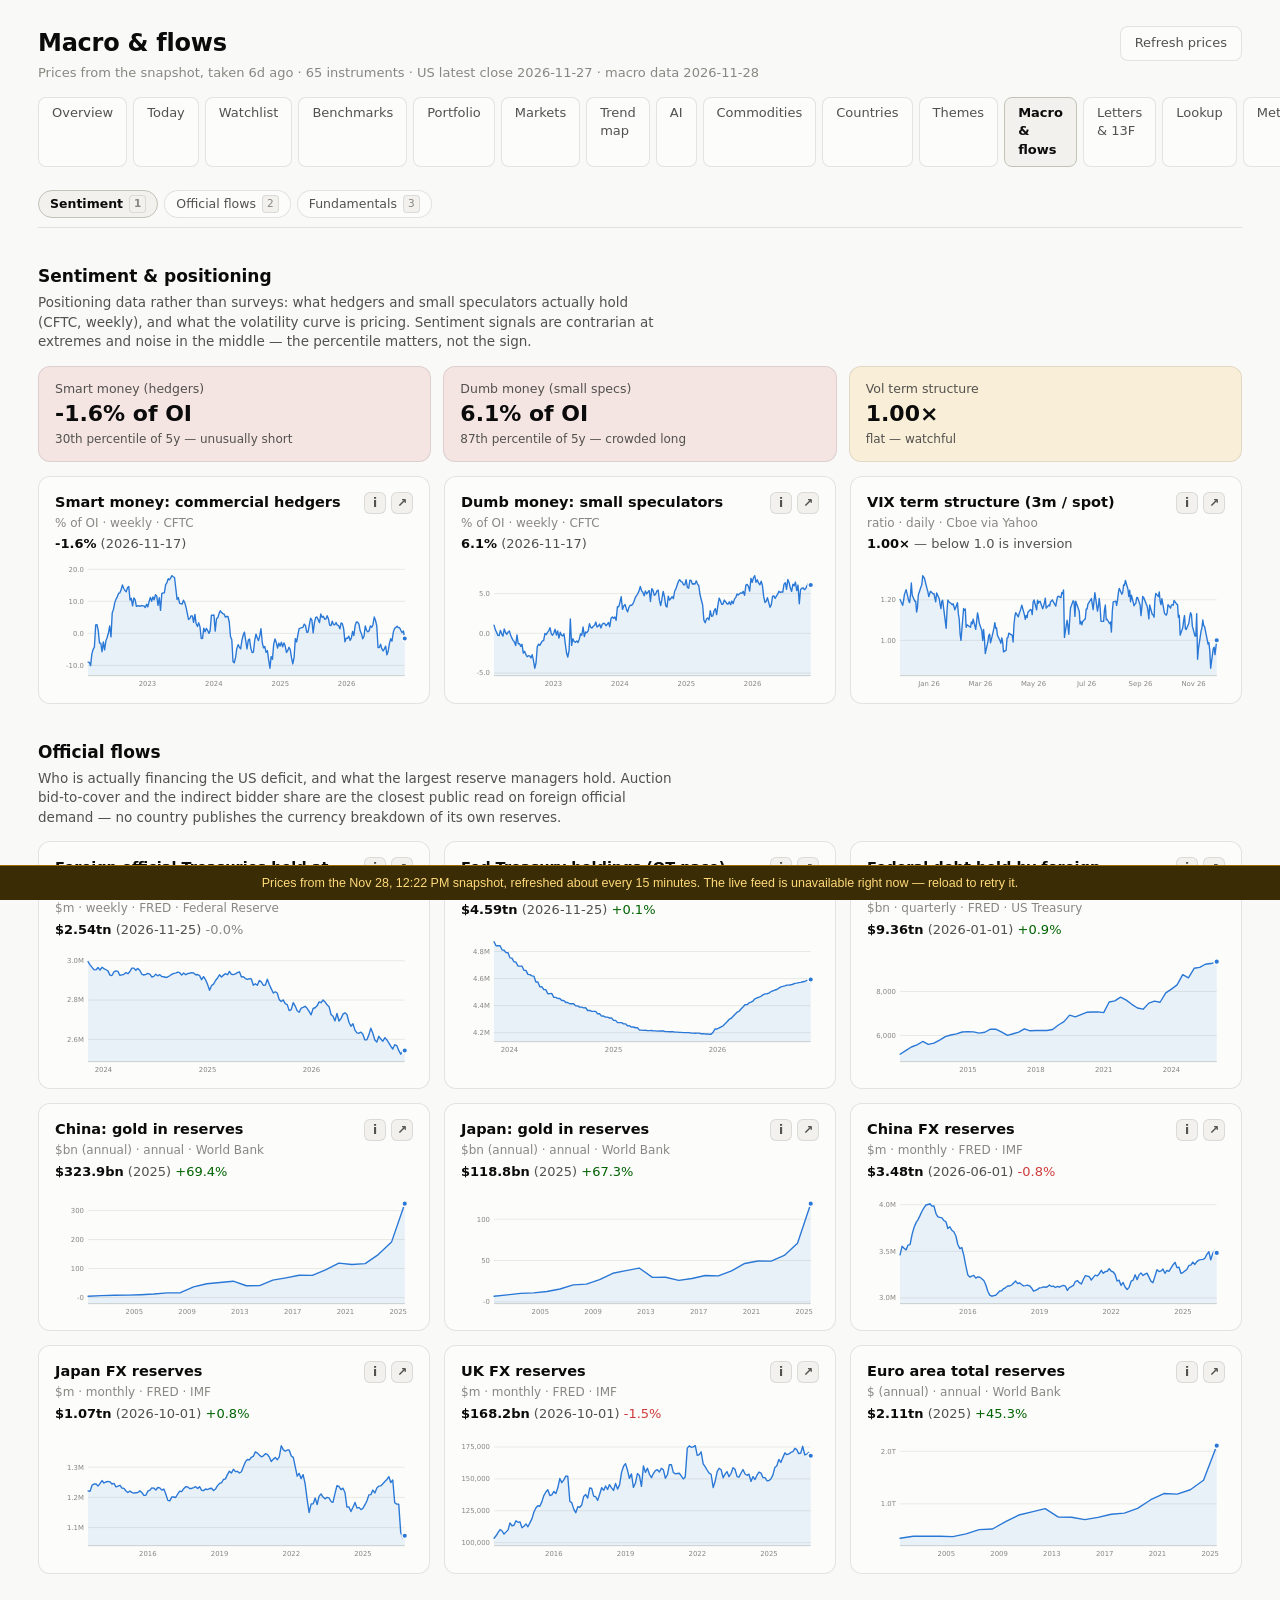
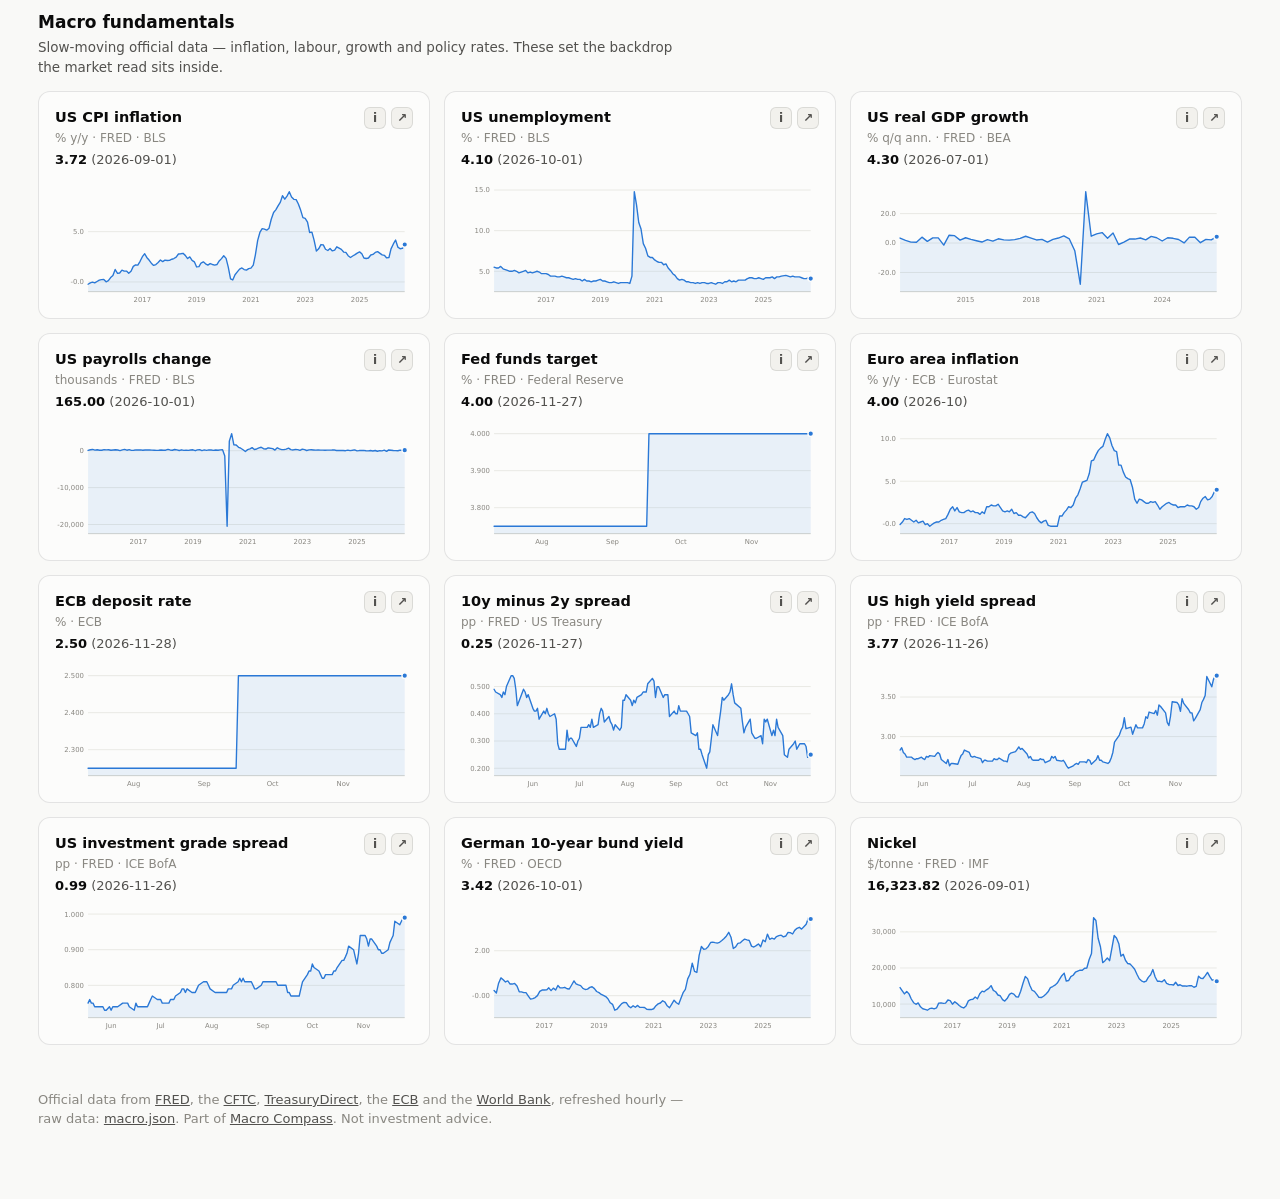
<file: docs/macro.html>
<!DOCTYPE html>
<html lang="en">
<head>
<meta charset="utf-8">
<meta name="viewport" content="width=device-width, initial-scale=1">
<title>Macro &amp; flows — Macro Compass</title>
<link rel="icon" href="favicon.svg" type="image/svg+xml">
<link rel="alternate icon" href="favicon.ico" sizes="any">
<meta name="theme-color" content="#0f1b2d">
<link rel="stylesheet" href="styles.css?v=20260927b">
<link rel="stylesheet" href="mobile.css?v=20260927b">
<script src="mobile.js?v=20261012a" defer></script>
<script src="pricefloor.js?v=20260927b"></script>
<script src="quotes.js?v=20260927b"></script>
<script src="links.js?v=20260927b"></script>
</head>
<body>
<div class="wrap">
  <header>
    <div>
      <h1>Macro &amp; flows</h1>
      <p class="stamp" id="stamp"></p>
    </div>
    <button id="refresh" type="button">Refresh prices</button>
  </header>
  <nav class="pages">
    <a href="./">Overview</a>
    <a href="tape.html">Today</a>
    <a href="watch.html">Watchlist</a>
    <a href="watch.html?set=benchmarks">Benchmarks</a>
    <a href="portfolio.html">Portfolio</a>
    <a href="markets.html">Markets</a>
    <a href="trend.html">Trend map</a>
    <a href="ai.html">AI</a>
    <a href="commodities.html">Commodities</a>
    <a href="countries.html">Countries</a>
    <a href="themes.html">Themes</a>
    <a href="macro.html" class="here">Macro &amp; flows</a>
    <a href="letters.html">Letters &amp; 13F</a>
    <a href="lookup.html">Lookup</a>
    <a href="method.html">Method</a>
  </nav>

  <nav class="jump" id="jump" aria-label="Jump to section">
    <a href="#s-sentiment" data-key="1">Sentiment<kbd>1</kbd></a>
    <a href="#s-official" data-key="2">Official flows<kbd>2</kbd></a>
    <a href="#s-macro" data-key="3">Fundamentals<kbd>3</kbd></a>
  </nav>

  <p id="status" hidden></p>
  <div id="markets" hidden></div>

  <h2 id="s-sentiment">Sentiment &amp; positioning</h2>
  <p class="lede">Positioning data rather than surveys: what hedgers and small speculators actually
    hold (CFTC, weekly), and what the volatility curve is pricing. Sentiment signals are
    contrarian at extremes and noise in the middle — the percentile matters, not the sign.</p>
  <div id="sentiment"></div>

  <h2 id="s-official">Official flows</h2>
  <p class="lede">Who is actually financing the US deficit, and what the largest reserve managers
    hold. Auction bid-to-cover and the indirect bidder share are the closest public read on
    foreign official demand — no country publishes the currency breakdown of its own reserves.</p>
  <div class="grid" id="official"></div>

  <h2 id="s-macro">Macro fundamentals</h2>
  <p class="lede">Slow-moving official data — inflation, labour, growth and policy rates.
    These set the backdrop the market read sits inside.</p>
  <div class="grid" id="macro"></div>

  <footer>
    <p>Official data from <a href="https://fred.stlouisfed.org/" rel="noopener">FRED</a>,
      the <a href="https://www.cftc.gov/" rel="noopener">CFTC</a>,
      <a href="https://www.treasurydirect.gov/" rel="noopener">TreasuryDirect</a>,
      the <a href="https://data.ecb.europa.eu/" rel="noopener">ECB</a> and the
      <a href="https://data.worldbank.org/" rel="noopener">World Bank</a>, refreshed hourly —
      raw data: <a href="data/macro.json">macro.json</a>.
      Part of <a href="./">Macro Compass</a>. Not investment advice.</p>
  </footer>
</div>
<script src="info.js?v=20260927b"></script>
<script src="universe.js?v=20260927b"></script>
<script src="app.js?v=20260927b"></script>
</body>
</html>
</file>
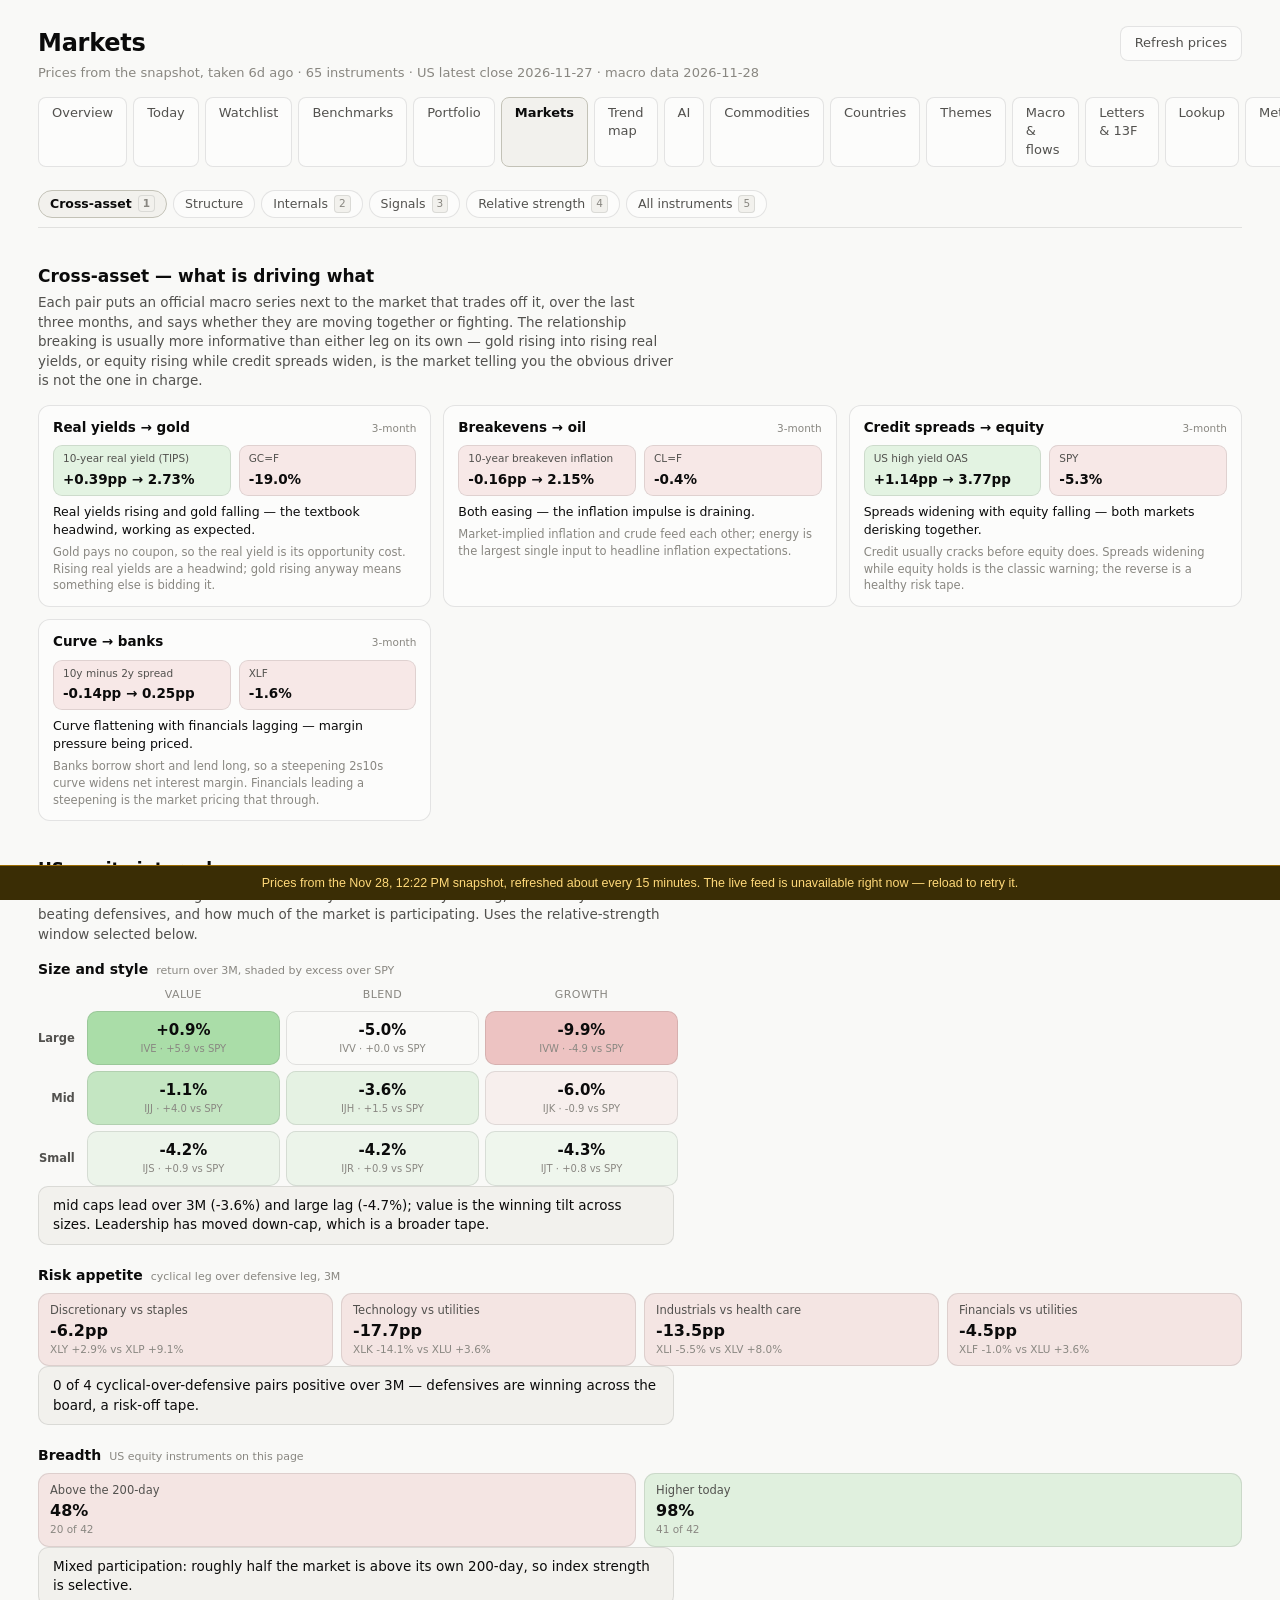
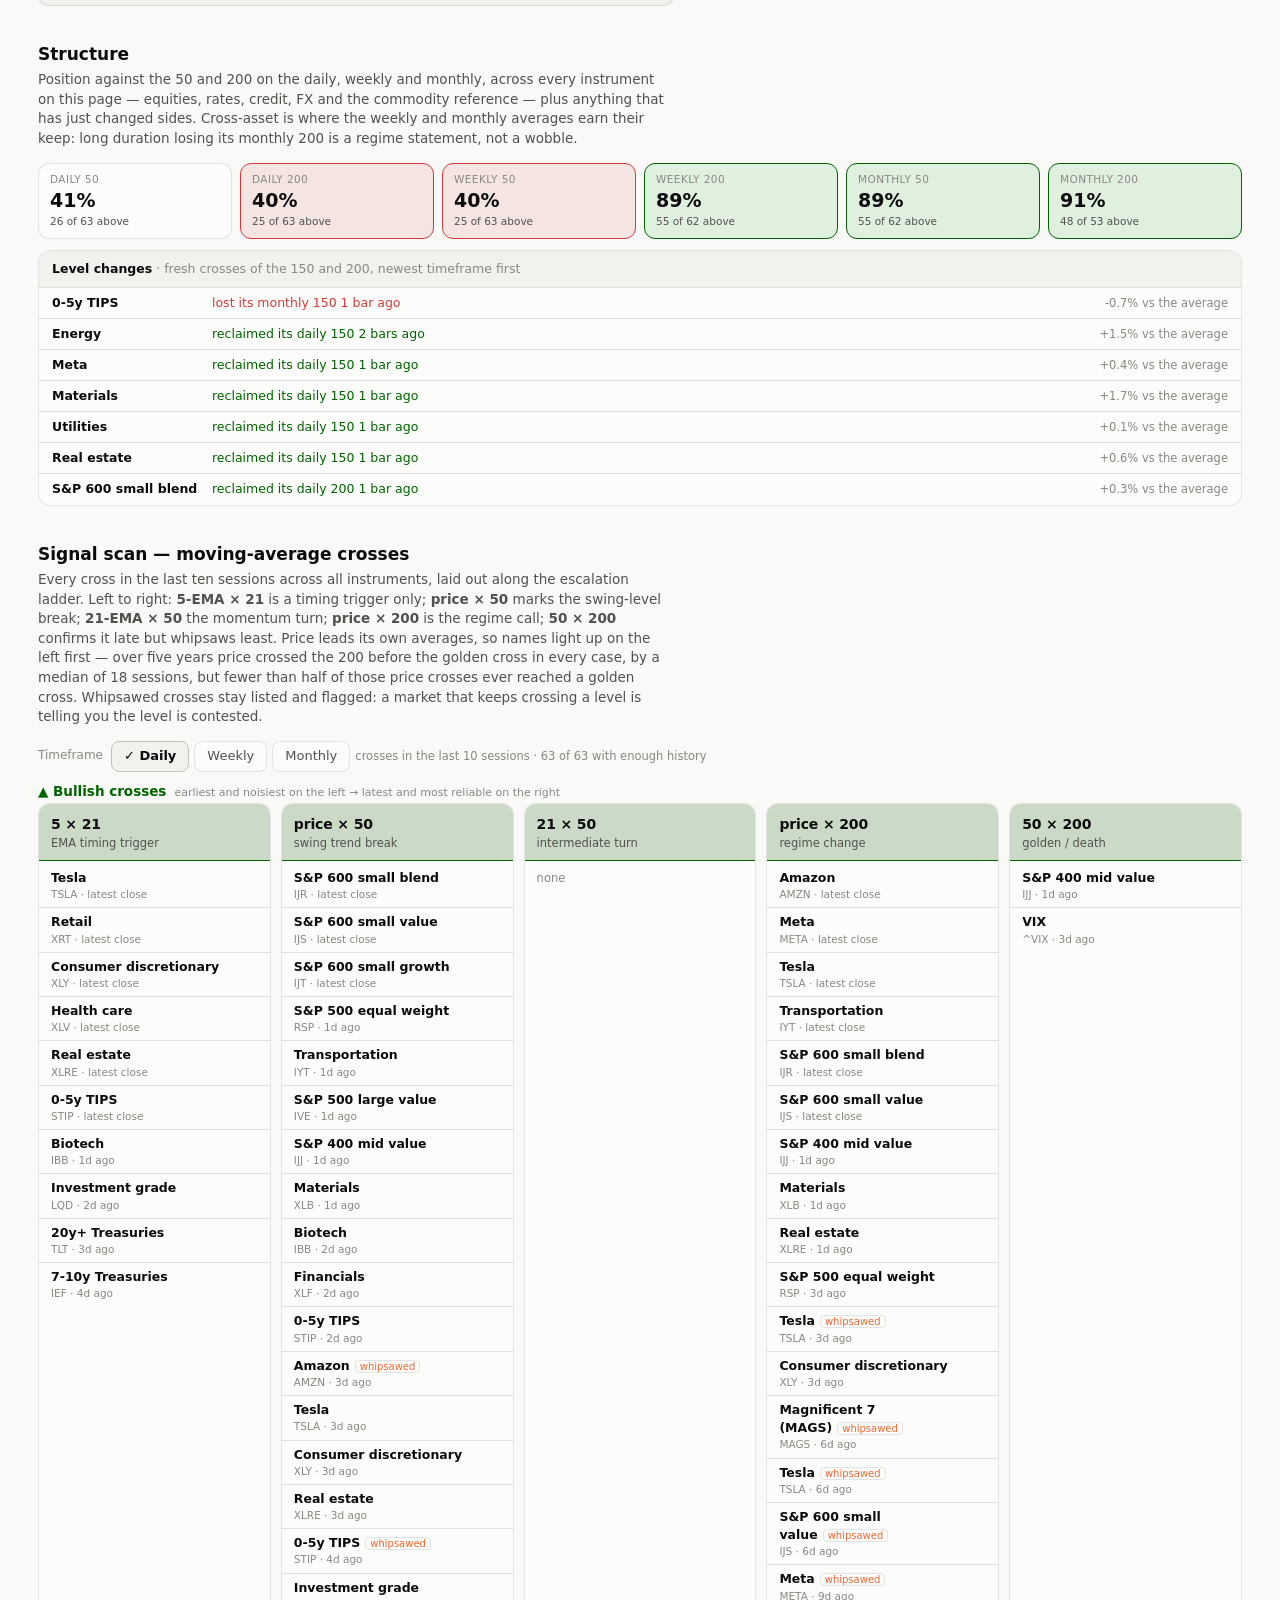
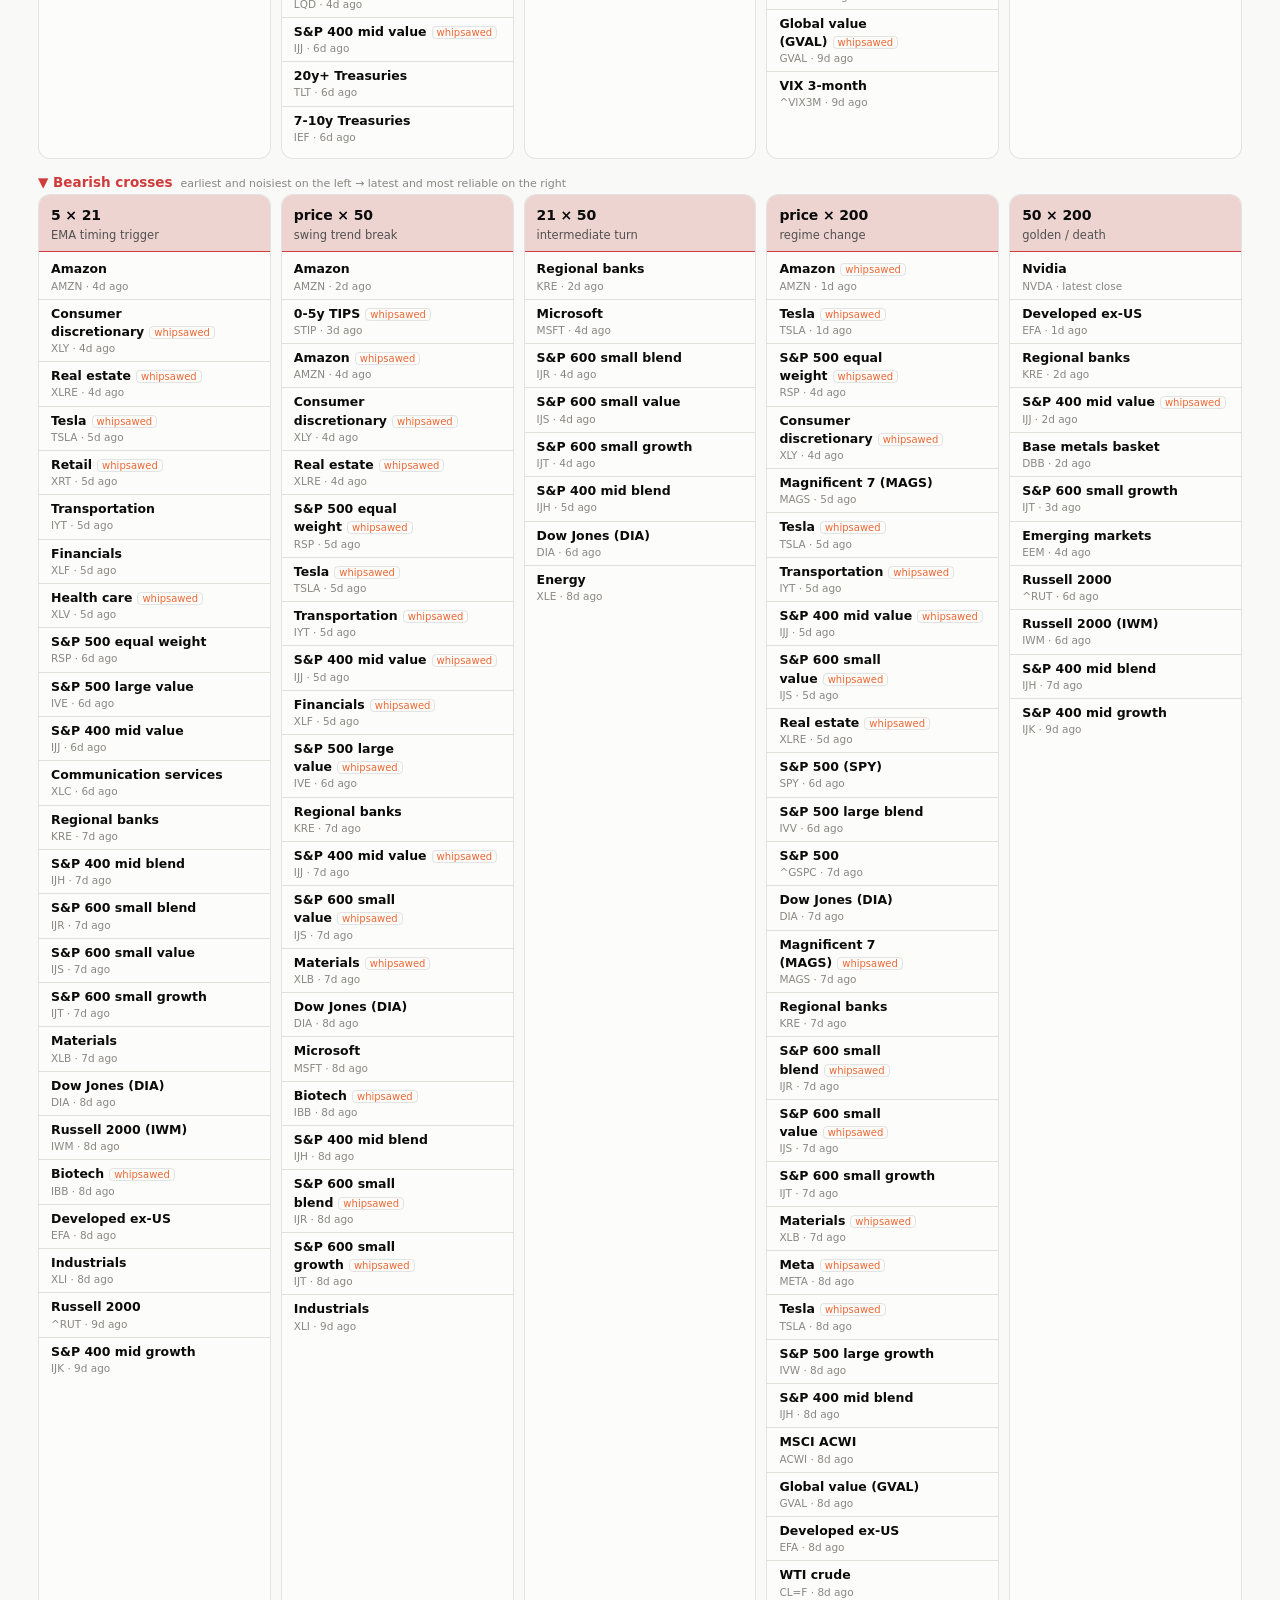
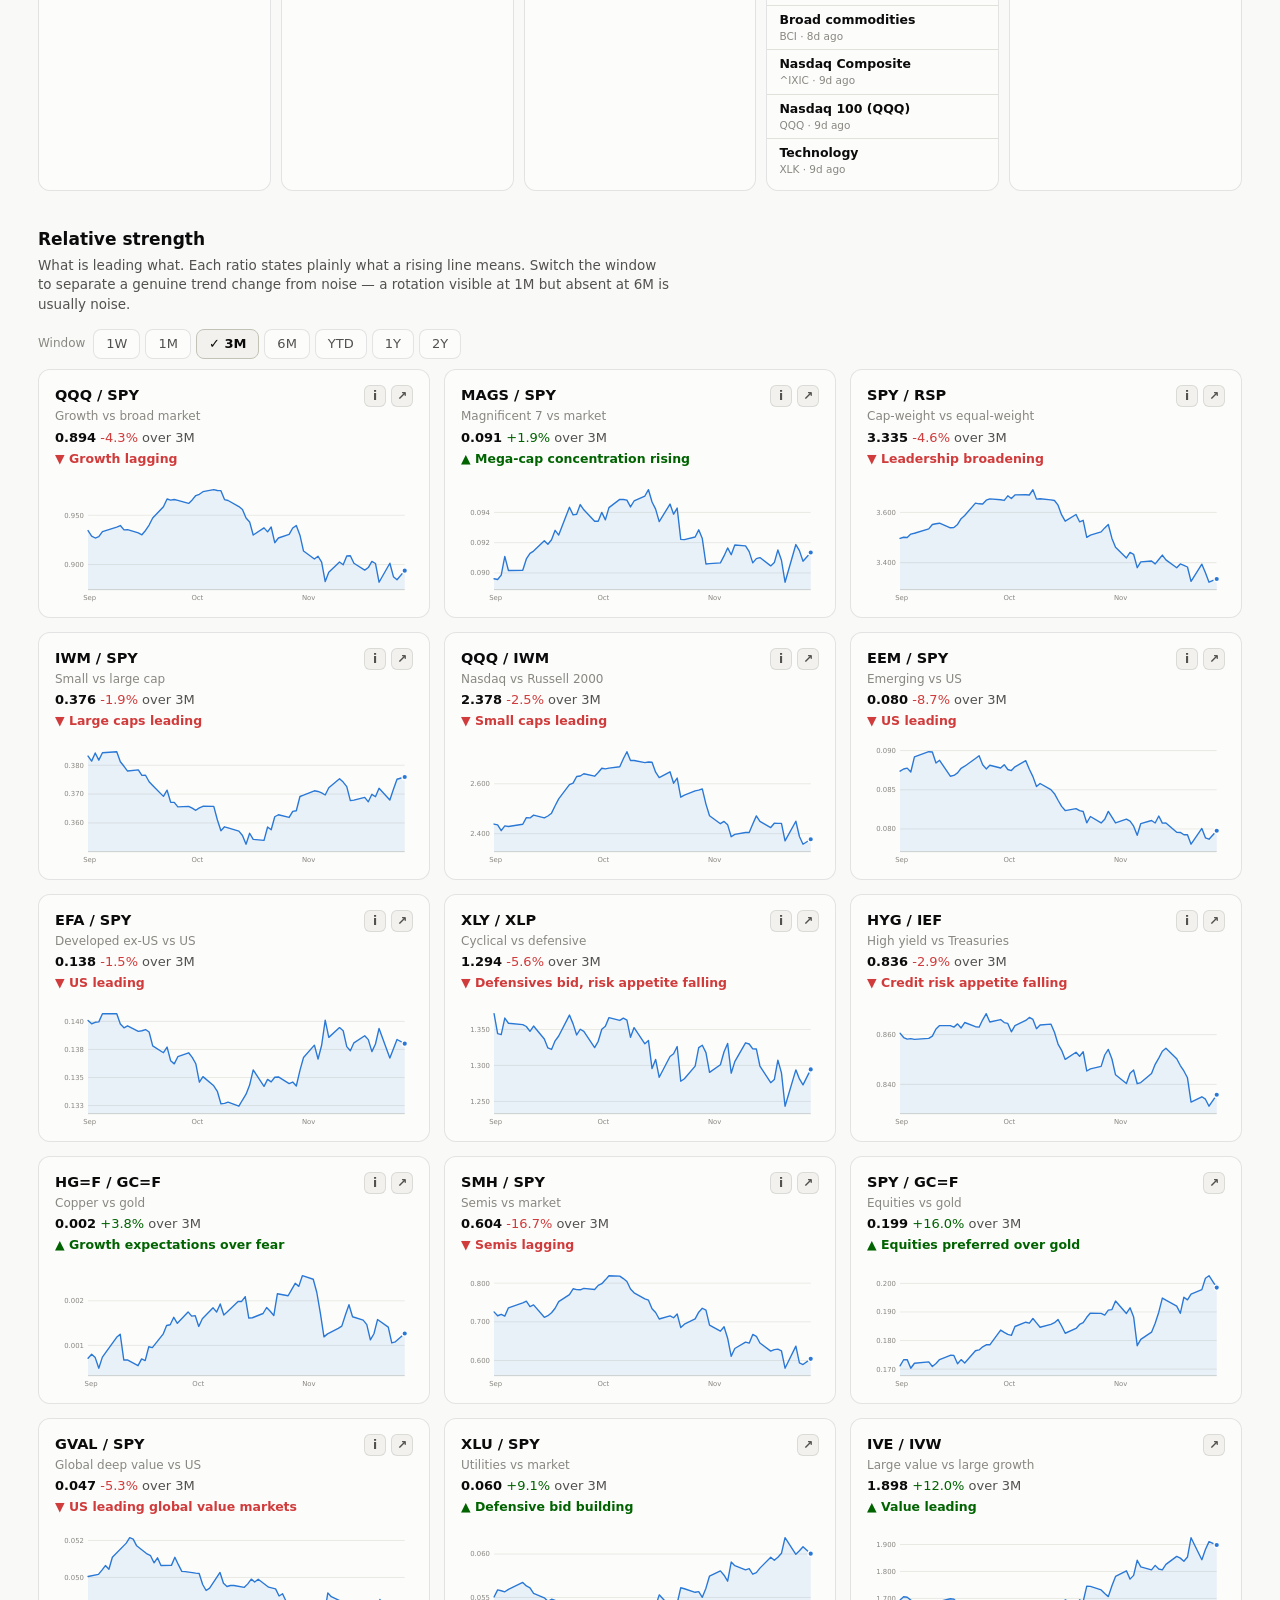
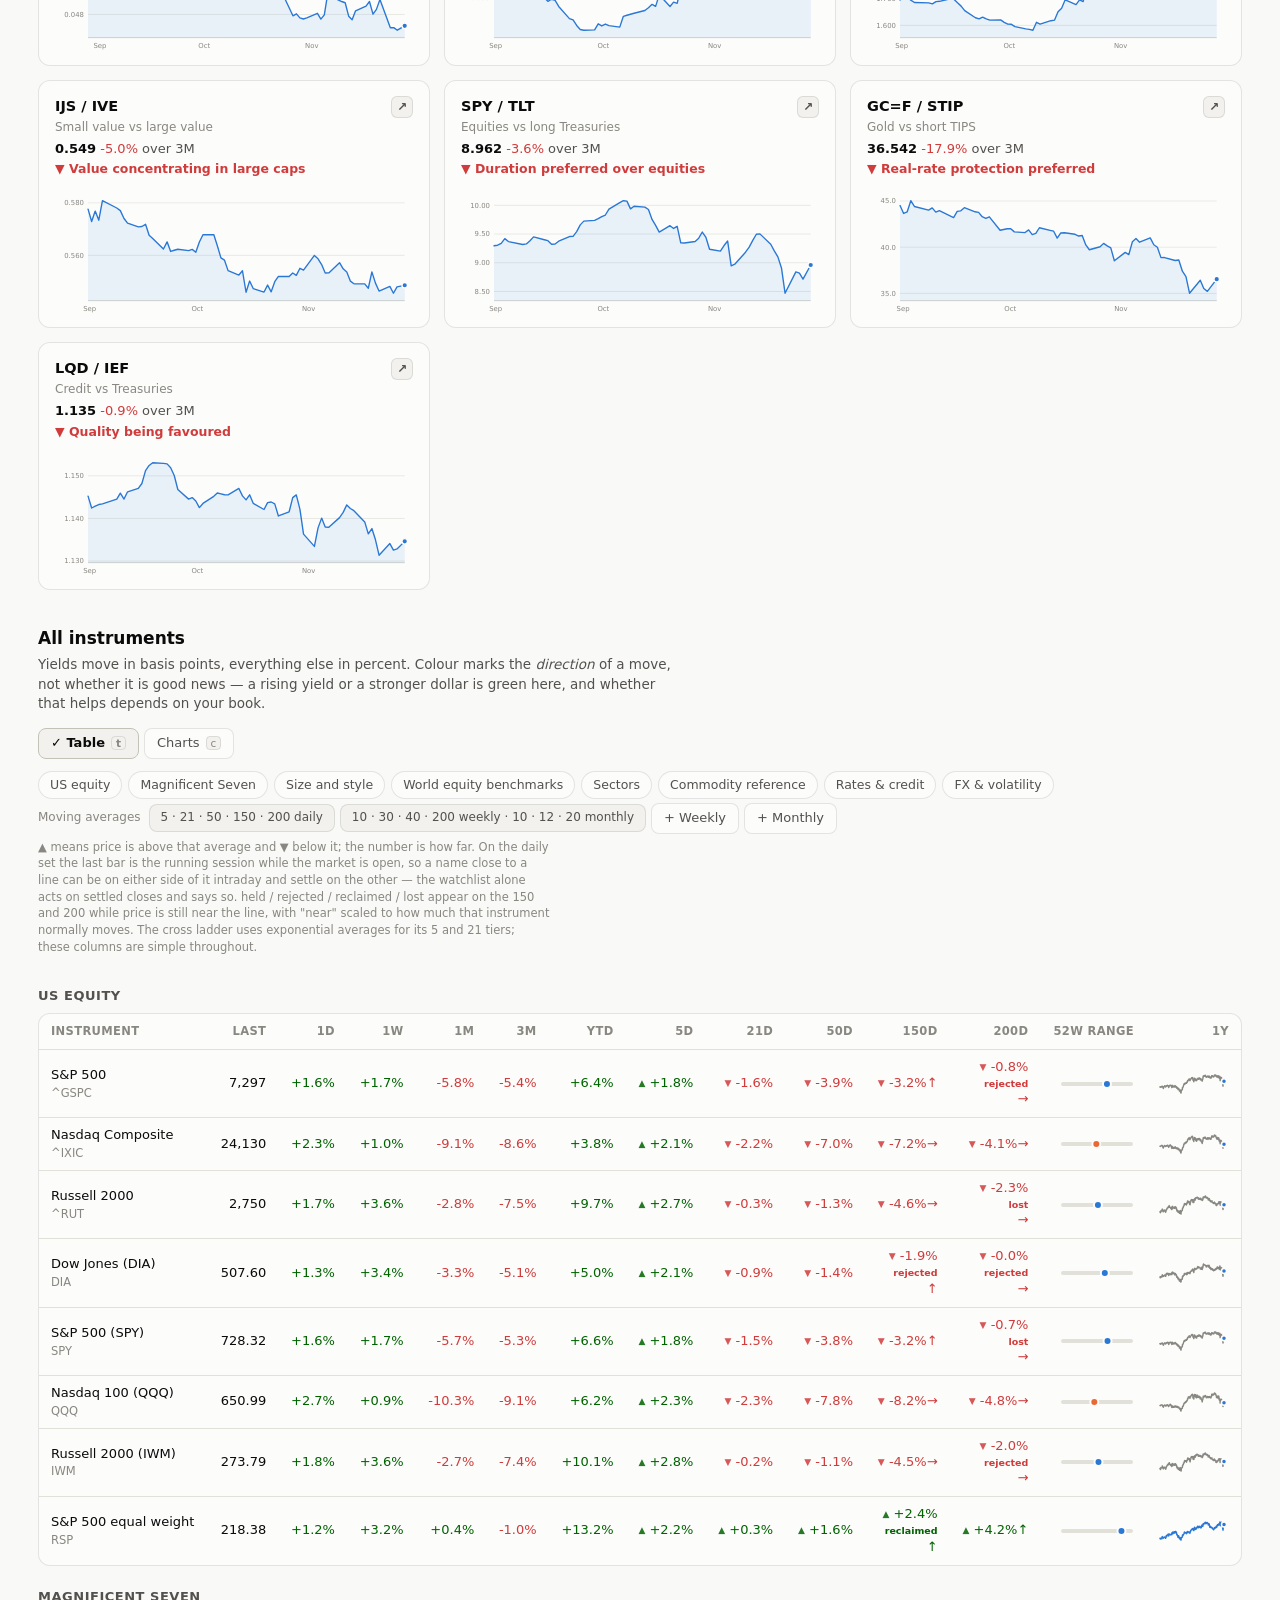
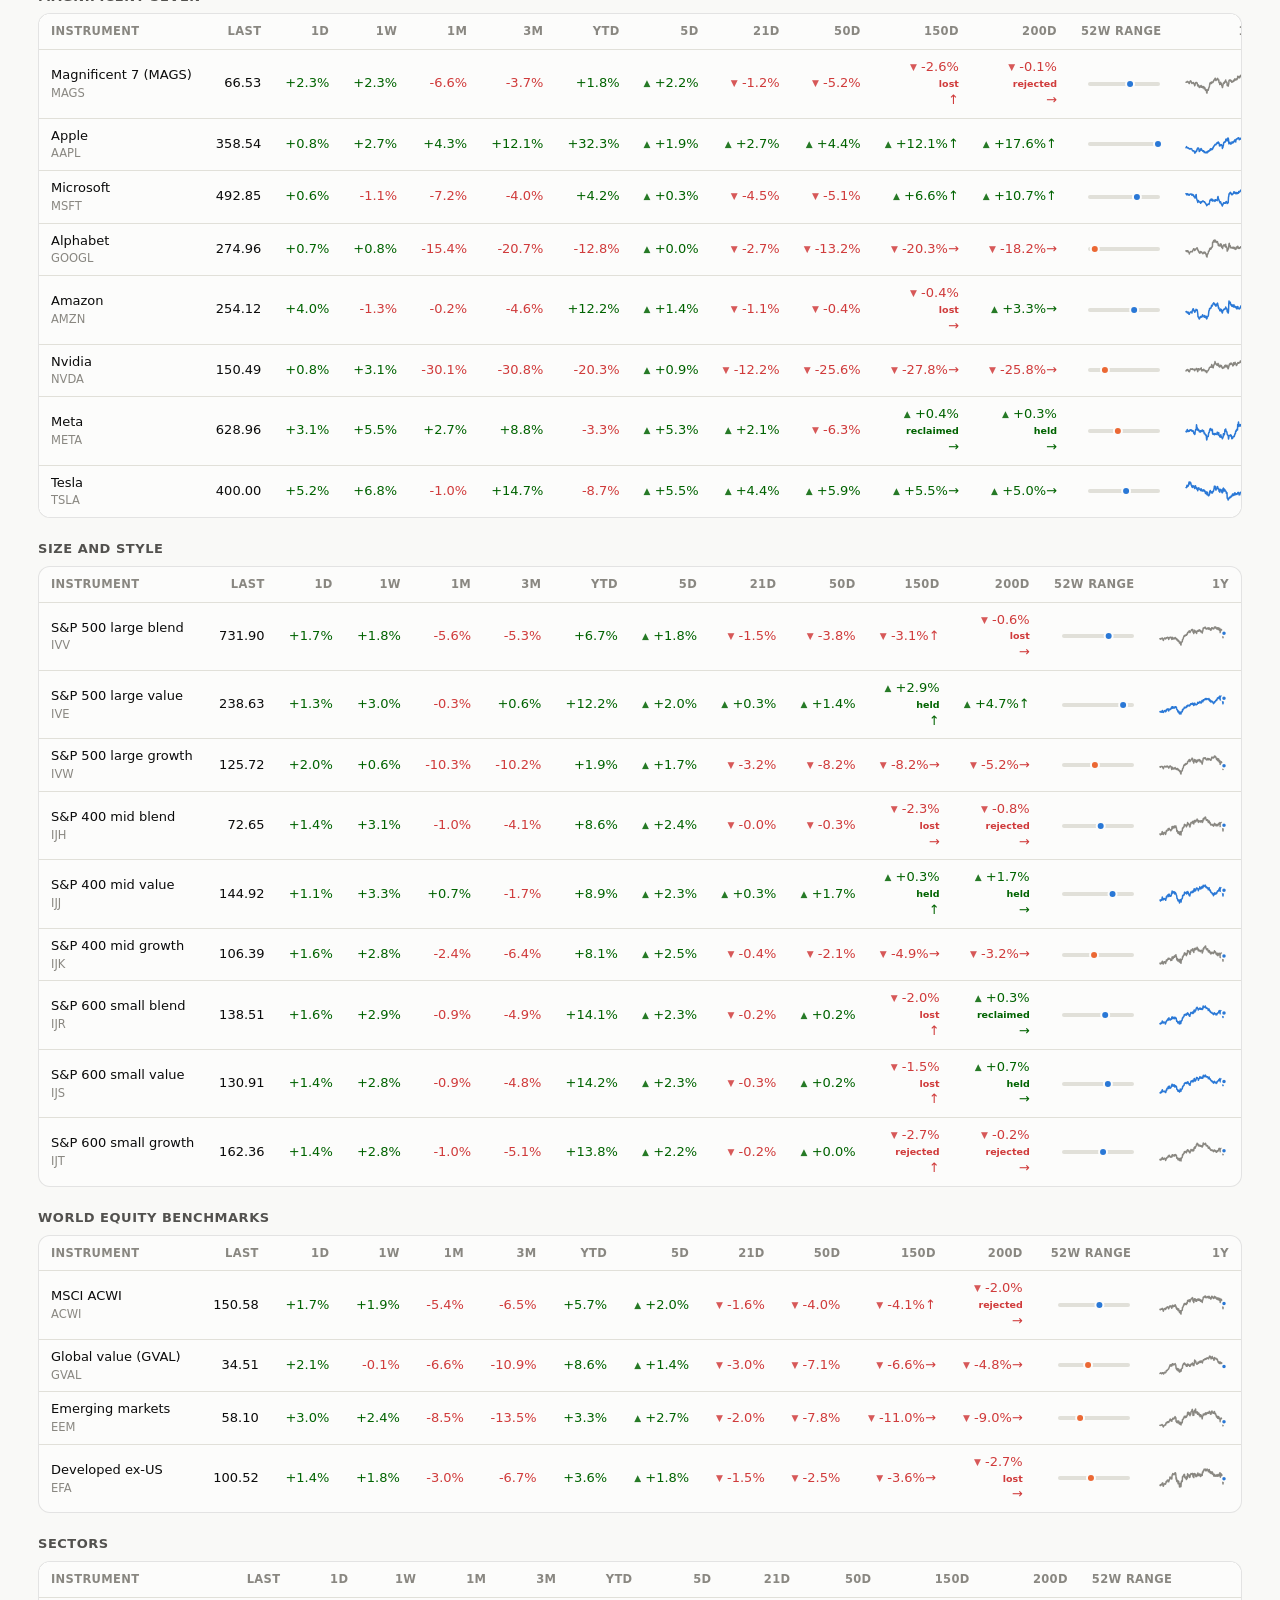
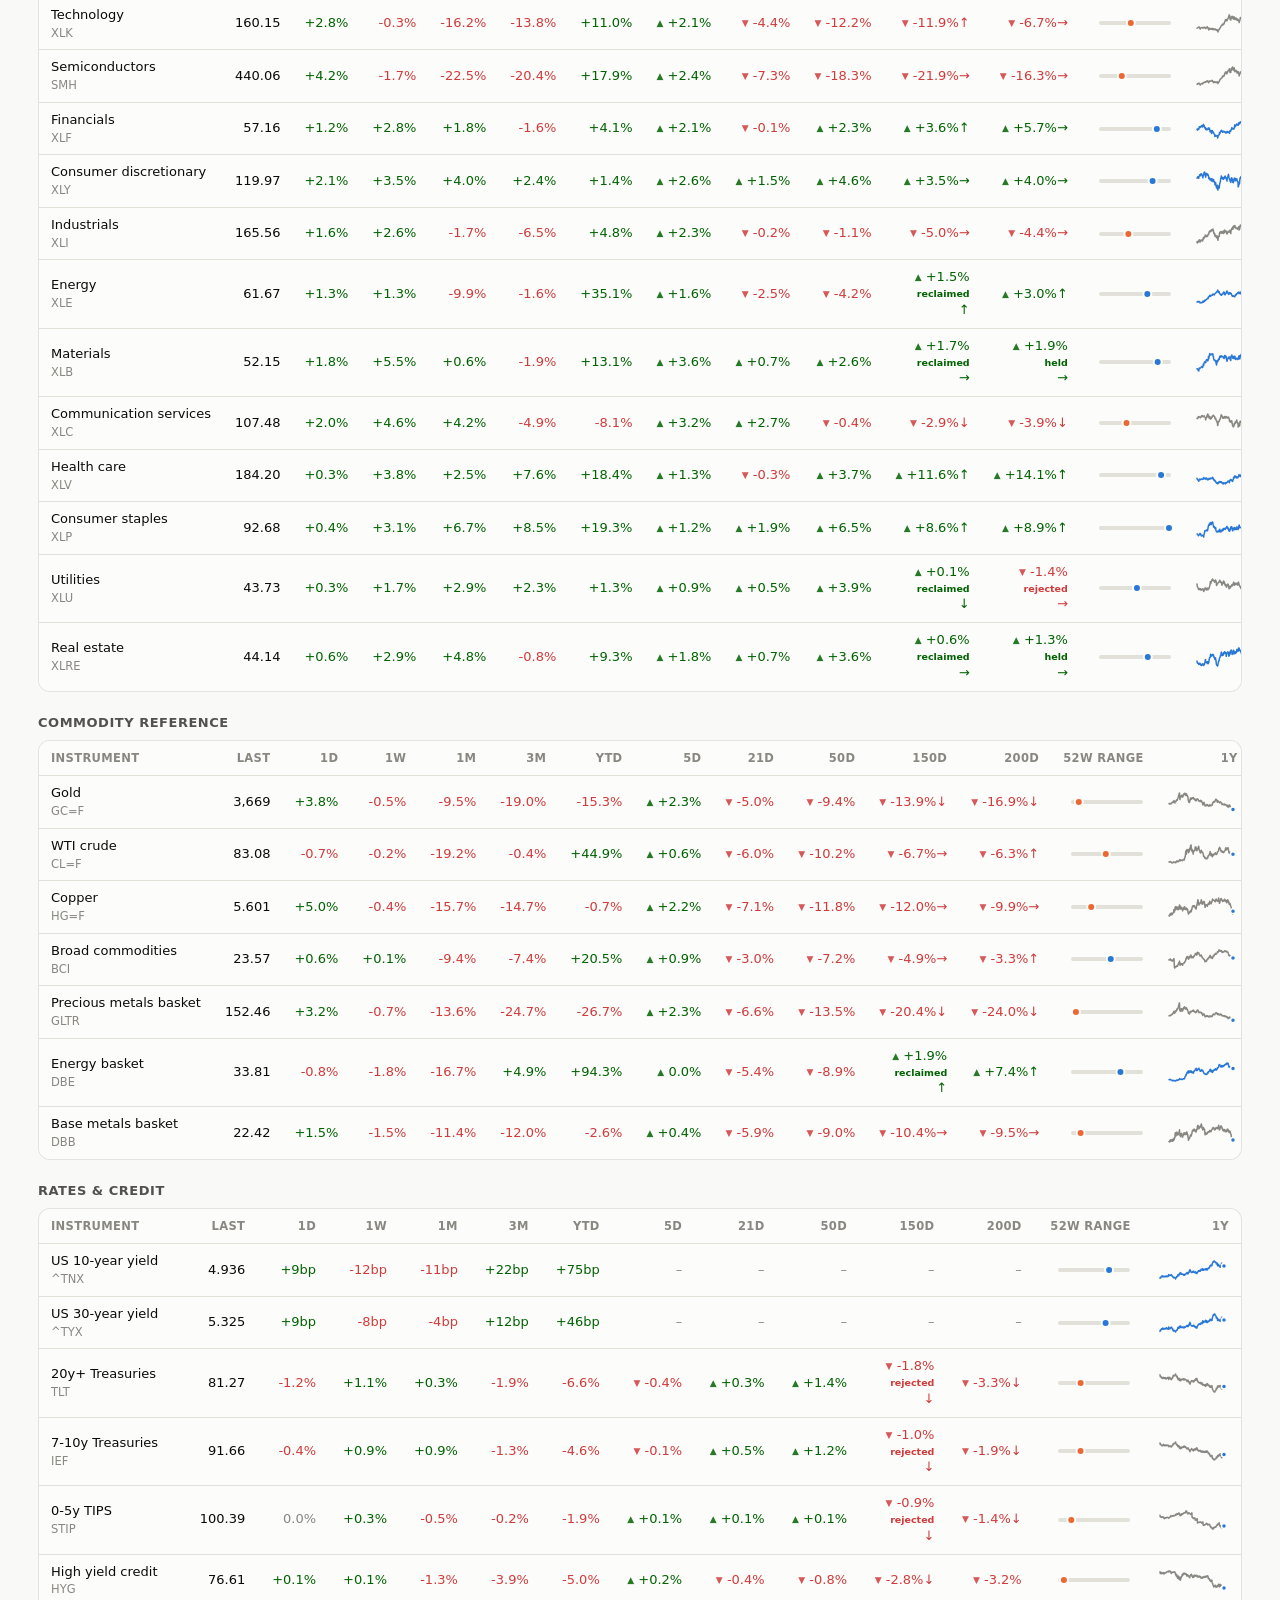
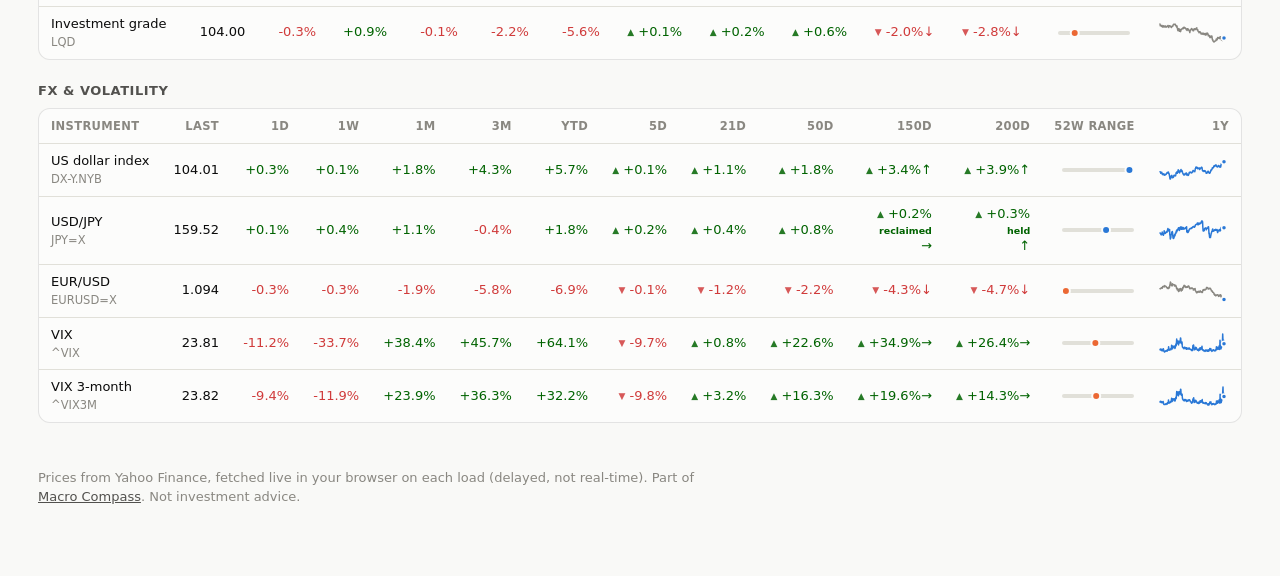
<file: docs/markets.html>
<!DOCTYPE html>
<html lang="en">
<head>
<meta charset="utf-8">
<meta name="viewport" content="width=device-width, initial-scale=1">
<title>Markets — Macro Compass</title>
<link rel="icon" href="favicon.svg" type="image/svg+xml">
<link rel="alternate icon" href="favicon.ico" sizes="any">
<meta name="theme-color" content="#0f1b2d">
<link rel="stylesheet" href="styles.css?v=20260927b">
<link rel="stylesheet" href="mobile.css?v=20260927b">
<script src="mobile.js?v=20261012a" defer></script>
<script src="pricefloor.js?v=20260927b"></script>
<script src="quotes.js?v=20260927b"></script>
<script src="links.js?v=20260927b"></script>
</head>
<body>
<script src="ma.js?v=20260927b"></script>
<div class="wrap">
  <header>
    <div>
      <h1>Markets</h1>
      <p class="stamp" id="stamp"></p>
    </div>
    <button id="refresh" type="button">Refresh prices</button>
  </header>
  <nav class="pages">
    <a href="./">Overview</a>
    <a href="tape.html">Today</a>
    <a href="watch.html">Watchlist</a>
    <a href="watch.html?set=benchmarks">Benchmarks</a>
    <a href="portfolio.html">Portfolio</a>
    <a href="markets.html" class="here">Markets</a>
    <a href="trend.html">Trend map</a>
    <a href="ai.html">AI</a>
    <a href="commodities.html">Commodities</a>
    <a href="countries.html">Countries</a>
    <a href="themes.html">Themes</a>
    <a href="macro.html">Macro &amp; flows</a>
    <a href="letters.html">Letters &amp; 13F</a>
    <a href="lookup.html">Lookup</a>
    <a href="method.html">Method</a>
  </nav>

  <nav class="jump" id="jump" aria-label="Jump to section">
    <a href="#s-cross" data-key="1">Cross-asset<kbd>1</kbd></a>
    <a href="#s-structure">Structure</a>
    <a href="#s-internals" data-key="2">Internals<kbd>2</kbd></a>
    <a href="#s-signals" data-key="3">Signals<kbd>3</kbd></a>
    <a href="#s-rs" data-key="4">Relative strength<kbd>4</kbd></a>
    <a href="#s-markets" data-key="5">All instruments<kbd>5</kbd></a>
  </nav>

  <p id="status" hidden></p>

  <div id="markets" hidden>
    <h2 id="s-cross">Cross-asset — what is driving what</h2>
    <p class="lede">Each pair puts an official macro series next to the market that trades off it,
      over the last three months, and says whether they are moving together or fighting. The
      relationship breaking is usually more informative than either leg on its own — gold rising
      into rising real yields, or equity rising while credit spreads widen, is the market telling
      you the obvious driver is not the one in charge.</p>
    <div id="crossasset" class="crossgrid"></div>

    <h2 id="s-internals">US equity internals</h2>
    <p class="lede">What the index is hiding: which size and style box is actually leading, whether
      cyclicals are beating defensives, and how much of the market is participating. Uses the
      relative-strength window selected below.</p>
    <div id="internals"></div>

    <h2 id="s-structure">Structure</h2>
    <p class="lede">Position against the 50 and 200 on the daily, weekly and monthly, across every
      instrument on this page — equities, rates, credit, FX and the commodity reference — plus
      anything that has just changed sides. Cross-asset is where the weekly and monthly averages
      earn their keep: long duration losing its monthly 200 is a regime statement, not a wobble.</p>
    <div id="structure"></div>

    <h2 id="s-signals">Signal scan — moving-average crosses</h2>
    <p class="lede">Every cross in the last ten sessions across all instruments, laid out along the
      escalation ladder. Left to right: <strong>5-EMA × 21</strong> is a timing trigger only;
      <strong>price × 50</strong> marks the swing-level break; <strong>21-EMA × 50</strong> the
      momentum turn; <strong>price × 200</strong> is the regime call; <strong>50 × 200</strong>
      confirms it late but whipsaws least. Price leads its own averages, so names light up on the
      left first — over five years price crossed the 200 before the golden cross in every case, by
      a median of 18 sessions, but fewer than half of those price crosses ever reached a golden
      cross. Whipsawed crosses stay listed and flagged: a market that keeps crossing a level is
      telling you the level is contested.</p>
    <div id="signals"></div>

    <h2 id="s-rs">Relative strength</h2>
    <p class="lede">What is leading what. Each ratio states plainly what a rising line means.
      Switch the window to separate a genuine trend change from noise — a rotation visible at 1M
      but absent at 6M is usually noise.</p>
    <div class="switch" id="rswindows" role="group" aria-label="Relative strength time window">
      <span class="slabel">Window</span>
    </div>
    <div class="grid" id="ratios"></div>

    <h2 id="s-markets">All instruments</h2>
    <p class="lede">Yields move in basis points, everything else in percent.
      Colour marks the <em>direction</em> of a move, not whether it is good news — a rising
      yield or a stronger dollar is green here, and whether that helps depends on your book.</p>
    <div class="switch" role="tablist" aria-label="Markets view">
      <button class="tabbtn" id="tab-table" role="tab" aria-selected="true" type="button">Table<kbd>t</kbd></button>
      <button class="tabbtn" id="tab-charts" role="tab" aria-selected="false" type="button">Charts<kbd>c</kbd></button>
    </div>
    <nav class="jump inline" id="groupjump" aria-label="Jump to market category"></nav>
    <div class="switch" id="matoggles"></div>
    <div id="tables" role="tabpanel" aria-labelledby="tab-table"></div>
    <div id="charts" role="tabpanel" aria-labelledby="tab-charts" hidden></div>
  </div>

  <footer>
    <p>Prices from Yahoo Finance, fetched live in your browser on each load (delayed, not real-time).
      Part of <a href="./">Macro Compass</a>. Not investment advice.</p>
  </footer>
</div>
<script src="info.js?v=20260927b"></script>
<script src="universe.js?v=20260927b"></script>
<script src="app.js?v=20260927b"></script>
</body>
</html>
</file>
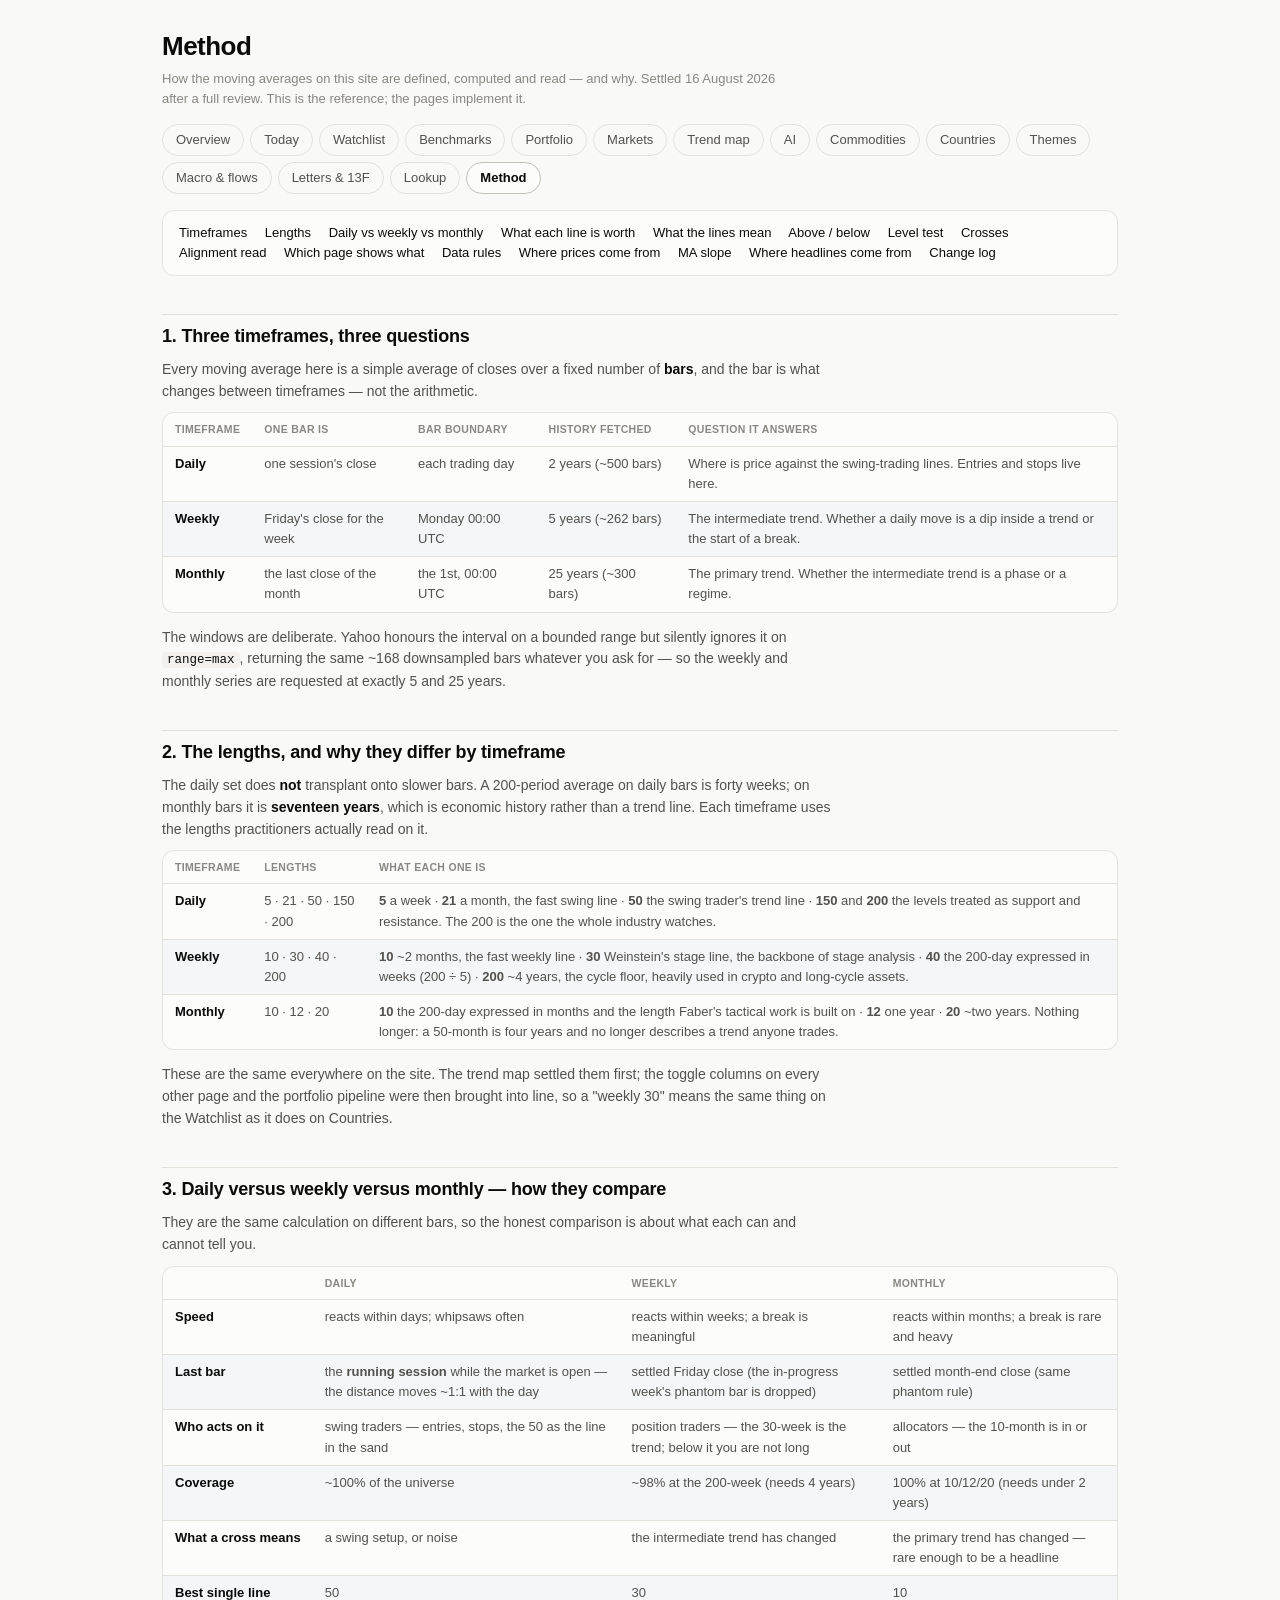
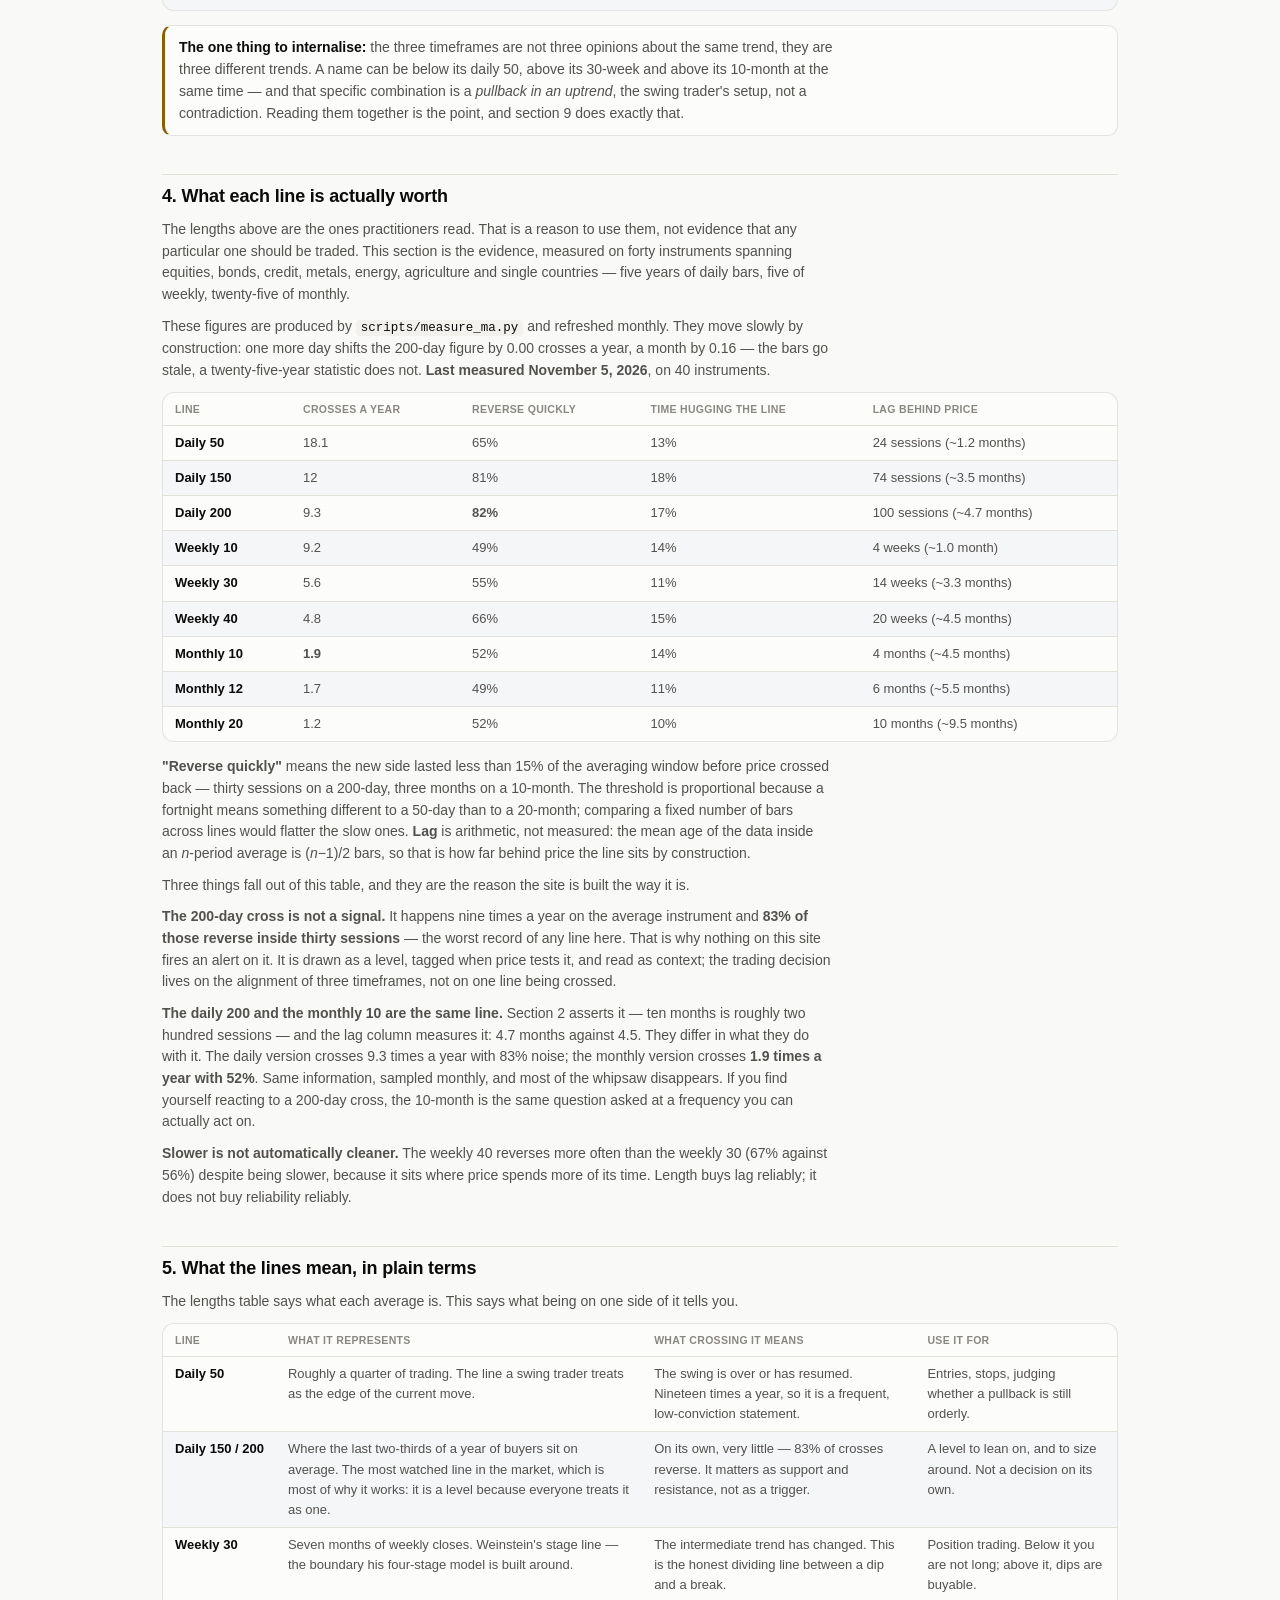
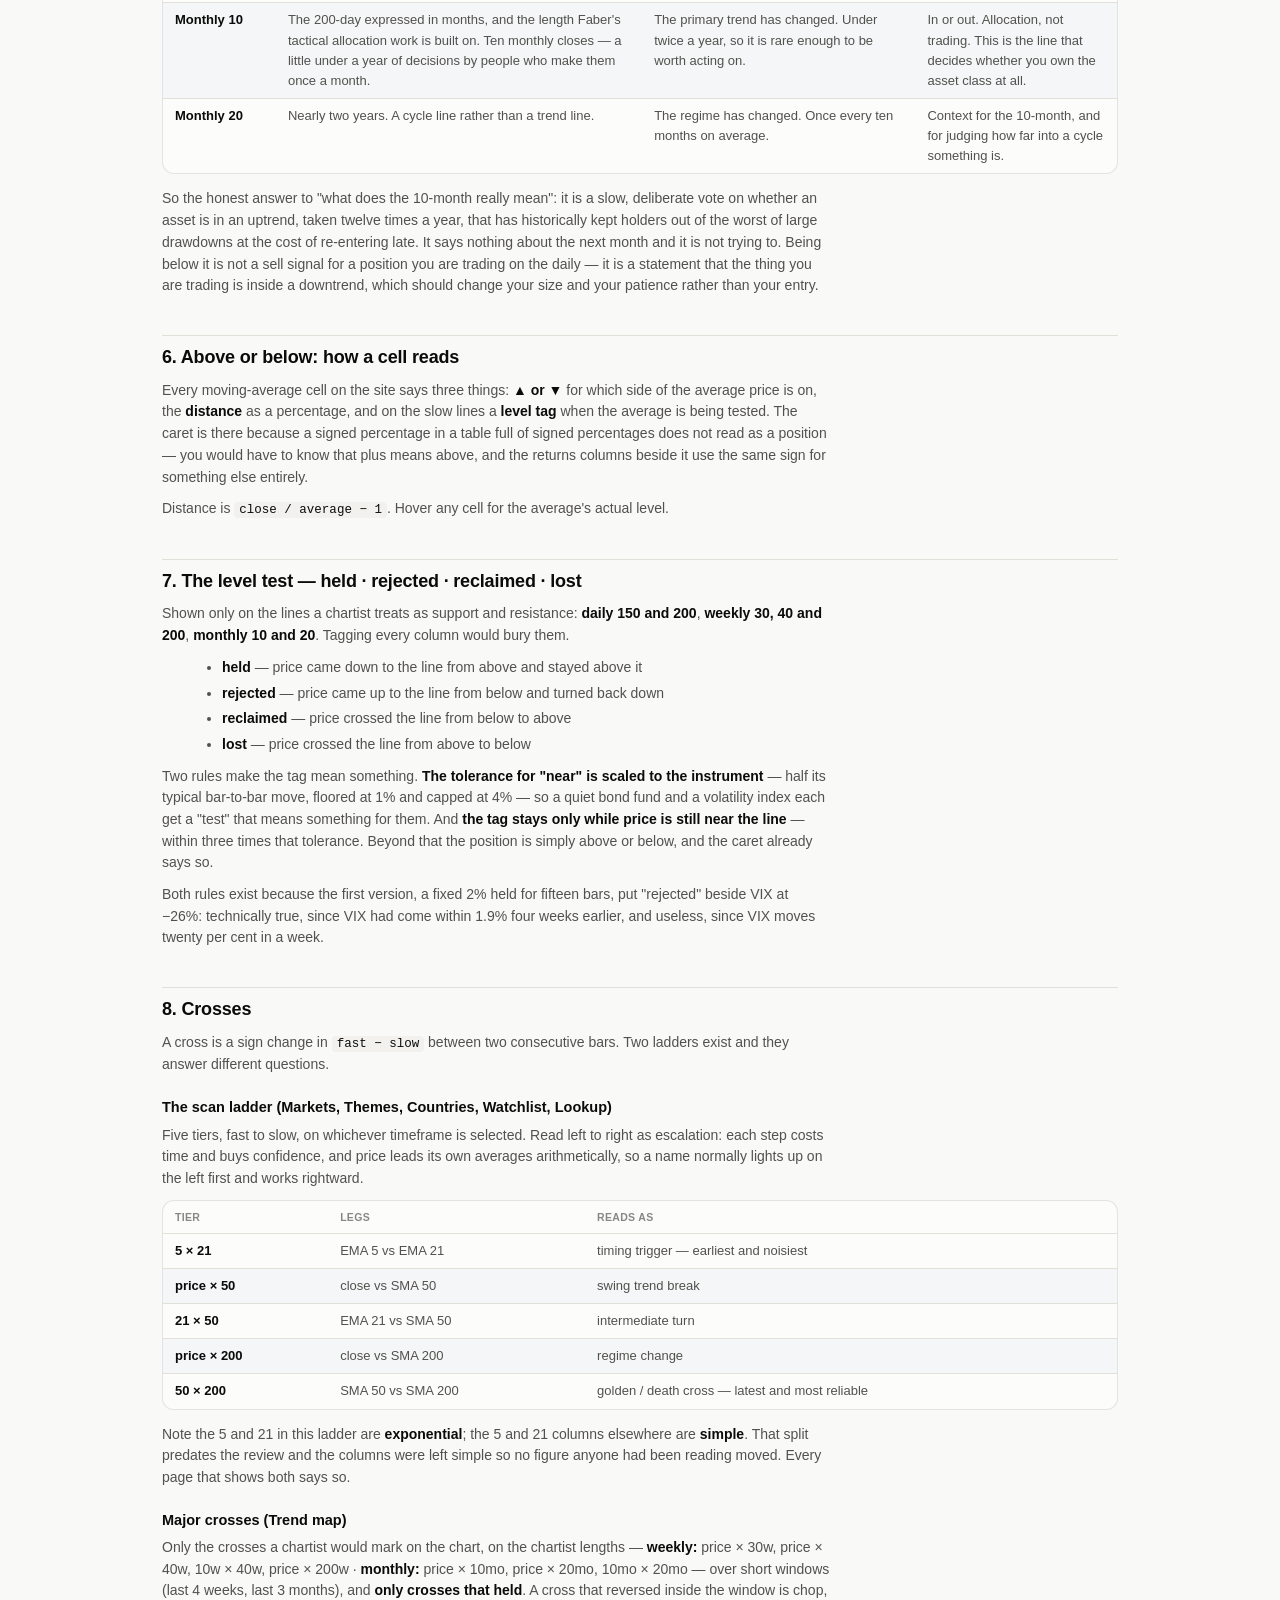
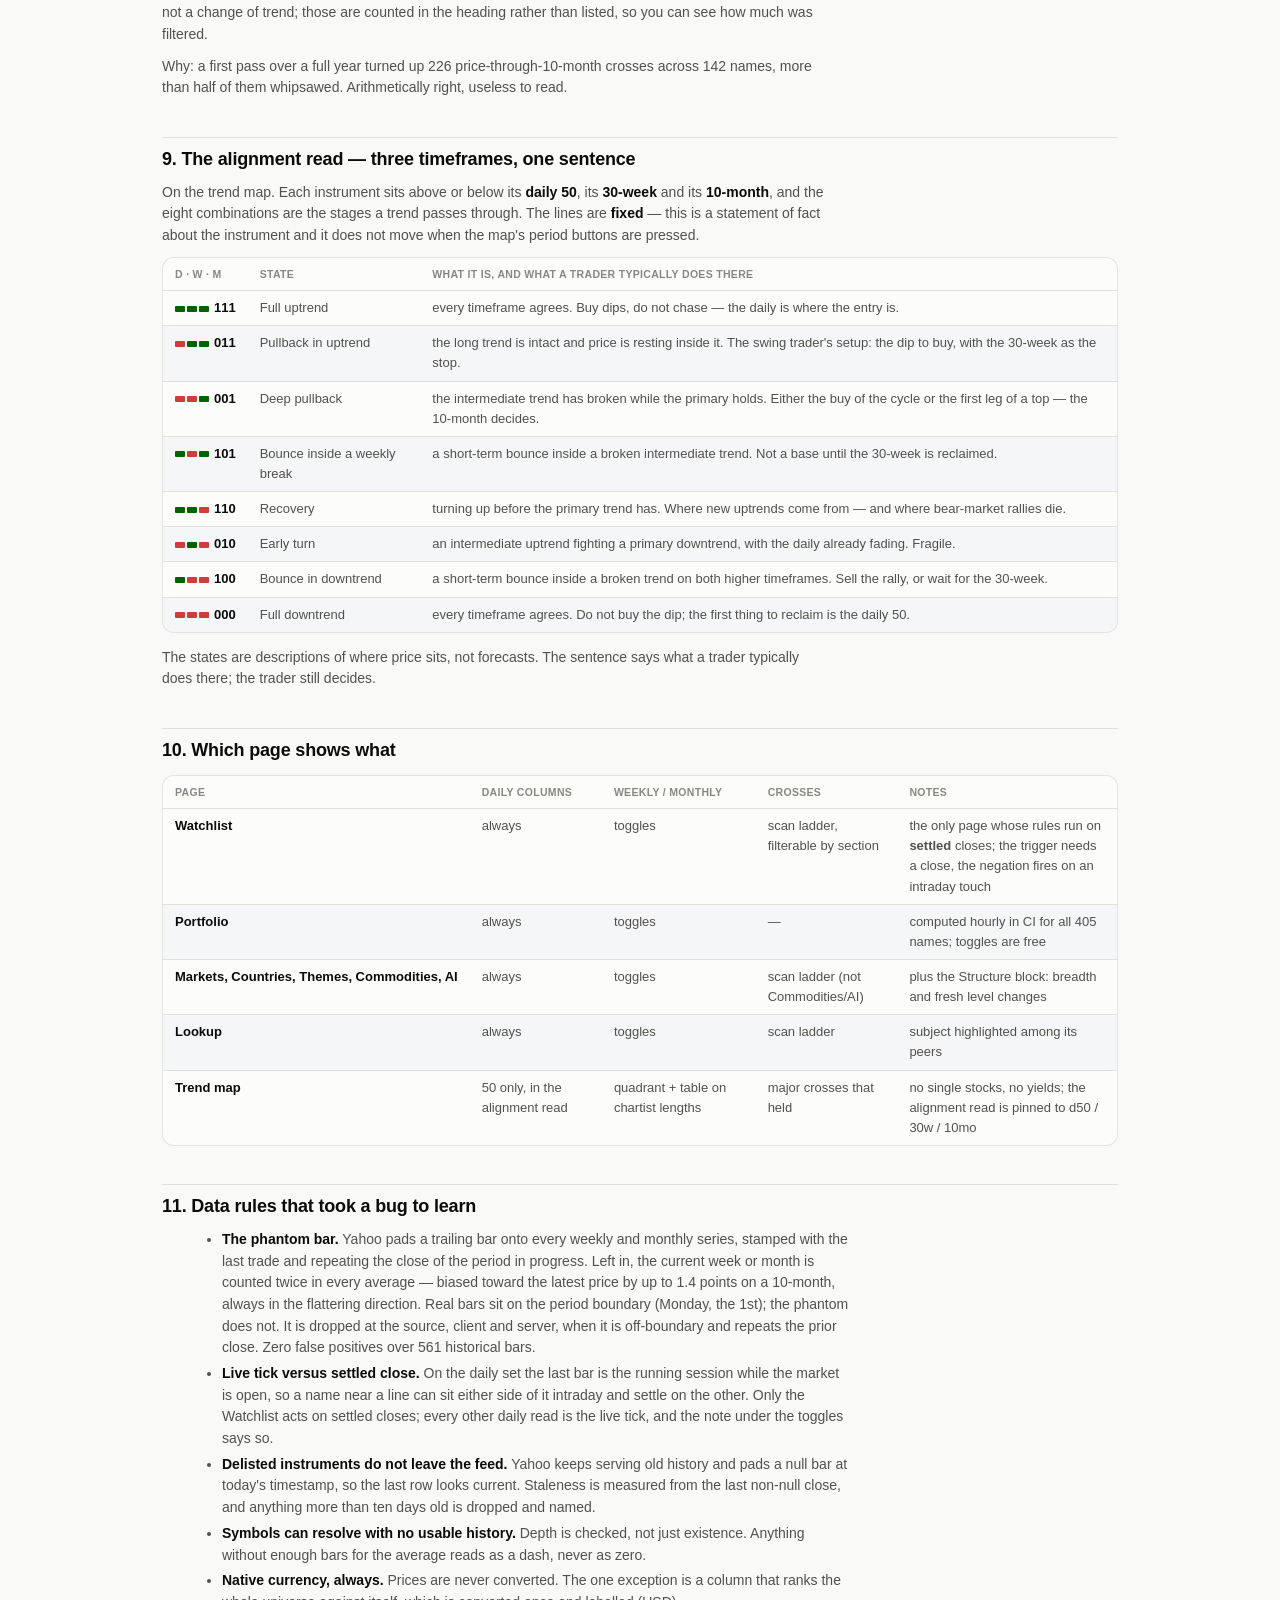
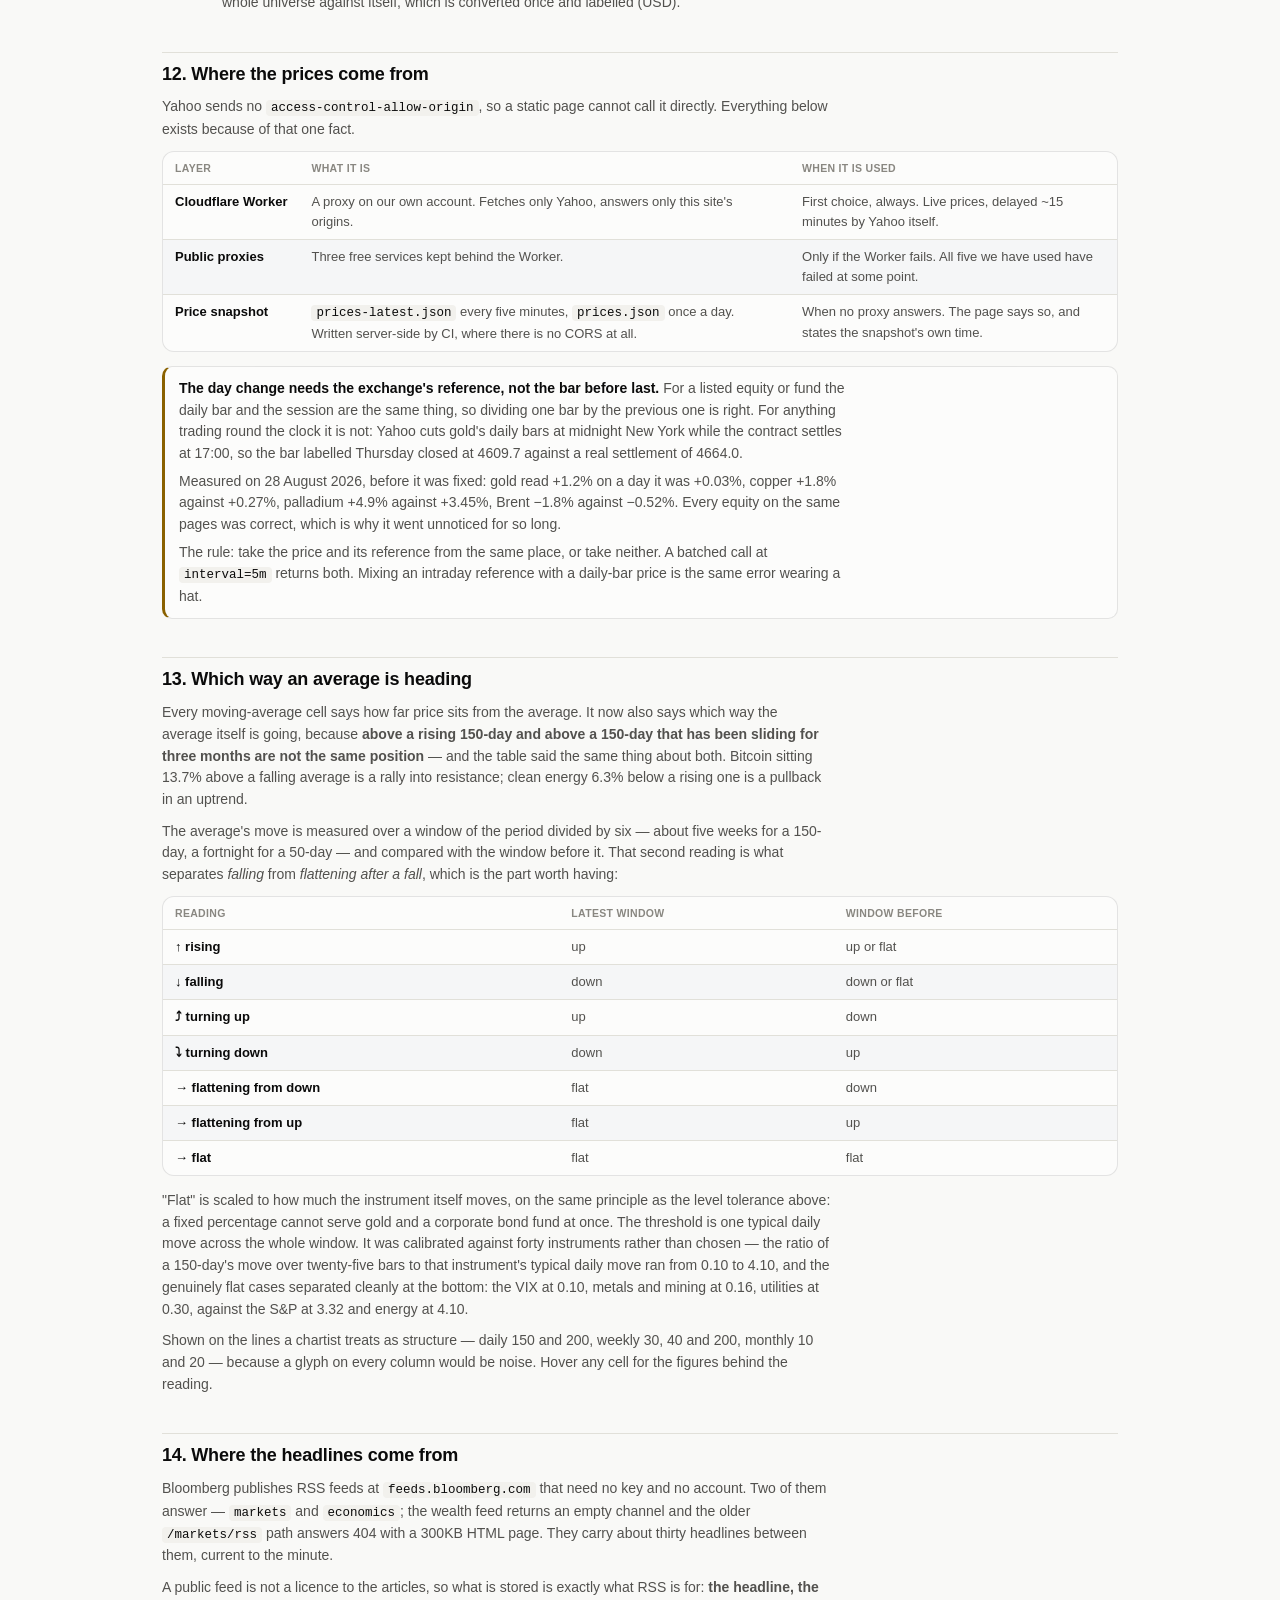
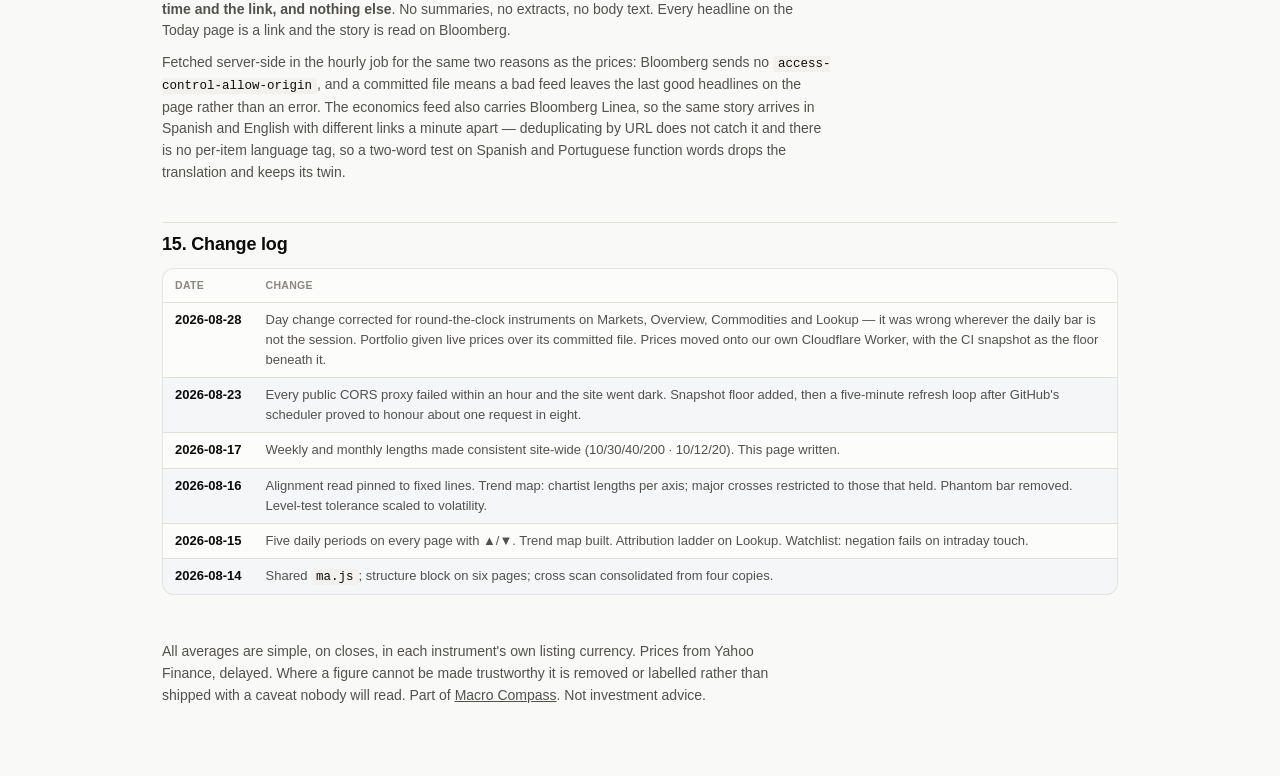
<file: docs/method.html>
<!DOCTYPE html>
<html lang="en">
<head>
<meta charset="utf-8">
<meta name="viewport" content="width=device-width, initial-scale=1">
<title>Method — Macro Compass</title>
<link rel="icon" href="favicon.svg" type="image/svg+xml">
<link rel="alternate icon" href="favicon.ico" sizes="any">
<meta name="theme-color" content="#0f1b2d">
<style>
  :root {
    color-scheme: light dark;
    --page:#f9f9f7; --surface-1:#fcfcfb; --surface-2:#f2f1ed;
    --text-primary:#0b0b0b; --text-secondary:#52514e; --text-muted:#898781;
    --grid:#e1e0d9; --baseline:#c3c2b7; --border:rgba(11,11,11,0.10);
    --series-1:#2a78d6; --series-2:#eb6834;
    --up:#006300; --down:#d03b3b; --warn:#8a6100;
    --on-bg:rgba(12,163,12,0.10); --off-bg:rgba(208,59,59,0.10);
    --mixed-bg:rgba(237,161,0,0.12);
  }
  @media (prefers-color-scheme: dark) {
    :root:where(:not([data-theme="light"])) {
      --page:#0d0d0d; --surface-1:#1a1a19; --surface-2:#232322;
      --text-primary:#fff; --text-secondary:#c3c2b7; --text-muted:#898781;
      --grid:#2c2c2a; --baseline:#383835; --border:rgba(255,255,255,0.10);
      --series-1:#3987e5; --series-2:#d95926;
      --up:#0ca30c; --down:#e66767; --warn:#eda100;
      --on-bg:rgba(12,163,12,0.14); --off-bg:rgba(230,103,103,0.14);
      --mixed-bg:rgba(237,161,0,0.16);
    }
  }
  * { box-sizing:border-box; margin:0; }
  body { background:var(--page); color:var(--text-primary); font-size:15px; line-height:1.55;
    font-family:ui-sans-serif,-apple-system,"Segoe UI",Roboto,sans-serif;
    -webkit-font-smoothing:antialiased; }
  .wrap { max-width:1000px; margin:0 auto; padding:26px 22px 70px; }
  h1 { font-size:26px; letter-spacing:-0.02em; }
  h2 { font-size:18px; margin:38px 0 8px; letter-spacing:-0.01em; padding-top:8px;
    border-top:1px solid var(--grid); }
  h3 { font-size:14.5px; margin:20px 0 6px; }
  p { color:var(--text-secondary); font-size:14px; max-width:86ch; margin-bottom:10px; }
  p b, li b { color:var(--text-primary); font-weight:640; }
  .stamp { color:var(--text-muted); font-size:13px; margin-top:3px; }
  nav.pages { display:flex; gap:6px; margin-top:14px; flex-wrap:wrap; }
  nav.pages a { font-size:13px; color:var(--text-secondary); text-decoration:none;
    border:1px solid var(--border); border-radius:999px; padding:5px 13px; }
  nav.pages a:hover { color:var(--text-primary); border-color:var(--baseline); }
  nav.pages a.here { color:var(--text-primary); border-color:var(--baseline);
    background:var(--surface-1); font-weight:600; }
  ul, ol { color:var(--text-secondary); font-size:14px; max-width:86ch; margin:0 0 10px 20px; }
  li { margin-bottom:4px; }
  code { font-family:ui-monospace,Menlo,monospace; font-size:12.5px; background:var(--surface-2);
    padding:1px 5px; border-radius:4px; color:var(--text-primary); }
  .tablewrap { overflow-x:auto; background:var(--surface-1); border:1px solid var(--border);
    border-radius:12px; margin:10px 0 14px; }
  table { border-collapse:collapse; width:100%; font-size:13px; }
  th { font-size:10.5px; font-weight:600; color:var(--text-muted); text-transform:uppercase;
    letter-spacing:0.03em; text-align:left; padding:8px 12px; border-bottom:1px solid var(--grid);
    white-space:nowrap; }
  td { padding:7px 12px; border-bottom:1px solid var(--grid); vertical-align:top;
    color:var(--text-secondary); }
  td:first-child { color:var(--text-primary); font-weight:600; white-space:nowrap; }
  tbody tr:last-child td { border-bottom:none; }
  tbody tr:nth-child(even) td { background:rgba(125,150,180,0.055); }
  .callout { background:var(--surface-1); border:1px solid var(--border); border-left:3px solid var(--warn);
    border-radius:10px; padding:11px 14px; margin:12px 0 14px; }
  .callout p { margin-bottom:6px; } .callout p:last-child { margin-bottom:0; }
  .toc { background:var(--surface-1); border:1px solid var(--border); border-radius:12px;
    padding:12px 16px; margin:16px 0 8px; font-size:13px; }
  .toc a { color:var(--text-primary); text-decoration:none; margin-right:14px; white-space:nowrap; }
  .toc a:hover { text-decoration:underline; }
  .abar { display:inline-flex; gap:2px; vertical-align:middle; margin-right:5px; }
  .abar i { display:inline-block; width:10px; height:6px; border-radius:1px; background:var(--grid); }
  .abar i.on { background:var(--up); } .abar i.off { background:var(--down); }
  footer { margin-top:46px; font-size:13px; color:var(--text-muted); max-width:86ch; }
  footer a { color:var(--text-secondary); }
</style>
<link rel="stylesheet" href="mobile.css?v=20260927b">
<script src="mobile.js?v=20261012a" defer></script>
<script src="pricefloor.js?v=20260927b"></script>
<script src="links.js?v=20260927b"></script>
</head>
<body>
<div class="wrap">
  <header>
    <h1>Method</h1>
    <p class="stamp">How the moving averages on this site are defined, computed and read — and why.
      Settled 16 August 2026 after a full review. This is the reference; the pages implement it.</p>
  </header>
  <nav class="pages">
    <a href="./">Overview</a>
    <a href="tape.html">Today</a>
    <a href="watch.html">Watchlist</a>
    <a href="watch.html?set=benchmarks">Benchmarks</a>
    <a href="portfolio.html">Portfolio</a>
    <a href="markets.html">Markets</a>
    <a href="trend.html">Trend map</a>
    <a href="ai.html">AI</a>
    <a href="commodities.html">Commodities</a>
    <a href="countries.html">Countries</a>
    <a href="themes.html">Themes</a>
    <a href="macro.html">Macro &amp; flows</a>
    <a href="letters.html">Letters &amp; 13F</a>
    <a href="lookup.html">Lookup</a>
    <a href="method.html" class="here">Method</a>
  </nav>

  <div class="toc">
    <a href="#tf">Timeframes</a> <a href="#lengths">Lengths</a> <a href="#compare">Daily vs weekly vs monthly</a> <a href="#worth">What each line is worth</a> <a href="#means">What the lines mean</a>
    <a href="#read">Above / below</a> <a href="#level">Level test</a> <a href="#crosses">Crosses</a>
    <a href="#align">Alignment read</a> <a href="#pages">Which page shows what</a>
    <a href="#data">Data rules</a> <a href="#prices">Where prices come from</a> <a href="#slope">MA slope</a> <a href="#news">Where headlines come from</a> <a href="#log">Change log</a>
  </div>

  <h2 id="tf">1. Three timeframes, three questions</h2>
  <p>Every moving average here is a simple average of closes over a fixed number of <b>bars</b>,
    and the bar is what changes between timeframes — not the arithmetic.</p>
  <div class="tablewrap ref"><table>
    <thead><tr><th>Timeframe</th><th>One bar is</th><th>Bar boundary</th><th>History fetched</th><th>Question it answers</th></tr></thead>
    <tbody>
      <tr><td>Daily</td><td>one session's close</td><td>each trading day</td><td>2 years (~500 bars)</td>
        <td>Where is price against the swing-trading lines. Entries and stops live here.</td></tr>
      <tr><td>Weekly</td><td>Friday's close for the week</td><td>Monday 00:00 UTC</td><td>5 years (~262 bars)</td>
        <td>The intermediate trend. Whether a daily move is a dip inside a trend or the start of a break.</td></tr>
      <tr><td>Monthly</td><td>the last close of the month</td><td>the 1st, 00:00 UTC</td><td>25 years (~300 bars)</td>
        <td>The primary trend. Whether the intermediate trend is a phase or a regime.</td></tr>
    </tbody>
  </table></div>
  <p>The windows are deliberate. Yahoo honours the interval on a bounded range but silently ignores it
    on <code>range=max</code>, returning the same ~168 downsampled bars whatever you ask for — so the
    weekly and monthly series are requested at exactly 5 and 25 years.</p>

  <h2 id="lengths">2. The lengths, and why they differ by timeframe</h2>
  <p>The daily set does <b>not</b> transplant onto slower bars. A 200-period average on daily bars is
    forty weeks; on monthly bars it is <b>seventeen years</b>, which is economic history rather than
    a trend line. Each timeframe uses the lengths practitioners actually read on it.</p>
  <div class="tablewrap ref"><table>
    <thead><tr><th>Timeframe</th><th>Lengths</th><th>What each one is</th></tr></thead>
    <tbody>
      <tr><td>Daily</td><td>5 · 21 · 50 · 150 · 200</td>
        <td><b>5</b> a week · <b>21</b> a month, the fast swing line · <b>50</b> the swing trader's
        trend line · <b>150</b> and <b>200</b> the levels treated as support and resistance. The 200
        is the one the whole industry watches.</td></tr>
      <tr><td>Weekly</td><td>10 · 30 · 40 · 200</td>
        <td><b>10</b> ~2 months, the fast weekly line · <b>30</b> Weinstein's stage line, the backbone
        of stage analysis · <b>40</b> the 200-day expressed in weeks (200 ÷ 5) · <b>200</b> ~4 years,
        the cycle floor, heavily used in crypto and long-cycle assets.</td></tr>
      <tr><td>Monthly</td><td>10 · 12 · 20</td>
        <td><b>10</b> the 200-day expressed in months and the length Faber's tactical work is built on
        · <b>12</b> one year · <b>20</b> ~two years. Nothing longer: a 50-month is four years and no
        longer describes a trend anyone trades.</td></tr>
    </tbody>
  </table></div>
  <p>These are the same everywhere on the site. The trend map settled them first; the toggle columns
    on every other page and the portfolio pipeline were then brought into line, so a "weekly 30" means
    the same thing on the Watchlist as it does on Countries.</p>

  <h2 id="compare">3. Daily versus weekly versus monthly — how they compare</h2>
  <p>They are the same calculation on different bars, so the honest comparison is about what each
    can and cannot tell you.</p>
  <div class="tablewrap ref"><table>
    <thead><tr><th></th><th>Daily</th><th>Weekly</th><th>Monthly</th></tr></thead>
    <tbody>
      <tr><td>Speed</td><td>reacts within days; whipsaws often</td><td>reacts within weeks; a break is meaningful</td><td>reacts within months; a break is rare and heavy</td></tr>
      <tr><td>Last bar</td><td>the <b>running session</b> while the market is open — the distance moves ~1:1 with the day</td><td>settled Friday close (the in-progress week's phantom bar is dropped)</td><td>settled month-end close (same phantom rule)</td></tr>
      <tr><td>Who acts on it</td><td>swing traders — entries, stops, the 50 as the line in the sand</td><td>position traders — the 30-week is the trend; below it you are not long</td><td>allocators — the 10-month is in or out</td></tr>
      <tr><td>Coverage</td><td>~100% of the universe</td><td>~98% at the 200-week (needs 4 years)</td><td>100% at 10/12/20 (needs under 2 years)</td></tr>
      <tr><td>What a cross means</td><td>a swing setup, or noise</td><td>the intermediate trend has changed</td><td>the primary trend has changed — rare enough to be a headline</td></tr>
      <tr><td>Best single line</td><td>50</td><td>30</td><td>10</td></tr>
    </tbody>
  </table></div>
  <div class="callout">
    <p><b>The one thing to internalise:</b> the three timeframes are not three opinions about the same
      trend, they are three different trends. A name can be below its daily 50, above its 30-week
      and above its 10-month at the same time — and that specific combination is a <em>pullback in an
      uptrend</em>, the swing trader's setup, not a contradiction. Reading them together is the point,
      and section 9 does exactly that.</p>
  </div>

  <h2 id="worth">4. What each line is actually worth</h2>
  <p>The lengths above are the ones practitioners read. That is a reason to use them, not evidence
    that any particular one should be traded. This section is the evidence, measured on forty
    instruments spanning equities, bonds, credit, metals, energy, agriculture and single countries
    — five years of daily bars, five of weekly, twenty-five of monthly.</p>
  <p class="lede" id="mastamp">These figures are produced by
    <code>scripts/measure_ma.py</code> and refreshed monthly. They move slowly by construction: one
    more day shifts the 200-day figure by 0.00 crosses a year, a month by 0.16 — the bars go stale,
    a twenty-five-year statistic does not.</p>
  <div class="tablewrap ref"><table id="matable">
    <thead><tr><th>Line</th><th>Crosses a year</th><th>Reverse quickly</th><th>Time hugging the line</th><th>Lag behind price</th></tr></thead>
    <tbody>
      <tr><td>Daily 50</td><td>18.8</td><td>65%</td><td>13%</td><td>24 sessions (~1.2 months)</td></tr>
      <tr><td>Daily 150</td><td>11.3</td><td>81%</td><td>18%</td><td>74 sessions (~3.5 months)</td></tr>
      <tr><td>Daily 200</td><td>9.3</td><td><strong>83%</strong></td><td>19%</td><td>100 sessions (~4.7 months)</td></tr>
      <tr><td>Weekly 10</td><td>9.2</td><td>50%</td><td>15%</td><td>4 weeks (~1.0 month)</td></tr>
      <tr><td>Weekly 30</td><td>5.4</td><td>56%</td><td>12%</td><td>14 weeks (~3.3 months)</td></tr>
      <tr><td>Weekly 40</td><td>4.4</td><td>67%</td><td>15%</td><td>20 weeks (~4.5 months)</td></tr>
      <tr><td>Monthly 10</td><td><strong>1.9</strong></td><td>52%</td><td>14%</td><td>4 months (~4.5 months)</td></tr>
      <tr><td>Monthly 12</td><td>1.7</td><td>50%</td><td>11%</td><td>6 months (~5.5 months)</td></tr>
      <tr><td>Monthly 20</td><td>1.2</td><td>51%</td><td>9%</td><td>10 months (~9.5 months)</td></tr>
    </tbody>
  </table></div>
  <p><strong>"Reverse quickly"</strong> means the new side lasted less than 15% of the averaging
    window before price crossed back — thirty sessions on a 200-day, three months on a 10-month. The
    threshold is proportional because a fortnight means something different to a 50-day than to a
    20-month; comparing a fixed number of bars across lines would flatter the slow ones.
    <strong>Lag</strong> is arithmetic, not measured: the mean age of the data inside an
    <em>n</em>-period average is (<em>n</em>−1)/2 bars, so that is how far behind price the line
    sits by construction.</p>
  <p>Three things fall out of this table, and they are the reason the site is built the way it is.</p>
  <p><strong>The 200-day cross is not a signal.</strong> It happens nine times a year on the average
    instrument and <strong>83% of those reverse inside thirty sessions</strong> — the worst record of
    any line here. That is why nothing on this site fires an alert on it. It is drawn as a level,
    tagged when price tests it, and read as context; the trading decision lives on the alignment of
    three timeframes, not on one line being crossed.</p>
  <p><strong>The daily 200 and the monthly 10 are the same line.</strong> Section 2 asserts it — ten
    months is roughly two hundred sessions — and the lag column measures it: 4.7 months against 4.5.
    They differ in what they do with it. The daily version crosses 9.3 times a year with 83% noise;
    the monthly version crosses <strong>1.9 times a year with 52%</strong>. Same information,
    sampled monthly, and most of the whipsaw disappears. If you find yourself reacting to a 200-day
    cross, the 10-month is the same question asked at a frequency you can actually act on.</p>
  <p><strong>Slower is not automatically cleaner.</strong> The weekly 40 reverses more often than the
    weekly 30 (67% against 56%) despite being slower, because it sits where price spends more of its
    time. Length buys lag reliably; it does not buy reliability reliably.</p>

  <script>
  /* The table above ships as HTML and is replaced with whatever the last
     measurement produced, so the page is readable with no network and current
     when there is one — the committed-file-as-floor pattern used everywhere
     else here. The figures were hand-pasted before this; the script that
     produced them lived in a shell, which is no provenance at all for a page
     whose whole purpose is being checkable. */
  (async () => {
    try {
      const r = await fetch("data/ma-stats.json?t=" + Date.now(), { cache: "no-store" });
      if (!r.ok) return;
      const d = await r.json();
      if (!d.rows || !d.rows.length) return;
      const tb = document.querySelector("#matable tbody");
      if (!tb) return;
      tb.textContent = "";
      for (const x of d.rows) {
        const tr = document.createElement("tr");
        const cells = [x.line, x.crosses_per_year, x.reverse_pct + "%", x.chop_pct + "%",
          x.lag_text];
        cells.forEach((c, i) => {
          const td = document.createElement("td");
          // The two headline figures stay emphasised after the swap.
          const bold = (x.line === "Daily 200" && i === 2) || (x.line === "Monthly 10" && i === 1);
          if (bold) { const b = document.createElement("strong"); b.textContent = c; td.appendChild(b); }
          else td.textContent = c;
          tr.appendChild(td);
        });
        tb.appendChild(tr);
      }
      const when = new Date(d.generated_at).toLocaleDateString([],
        { year: "numeric", month: "long", day: "numeric" });
      const stamp = document.querySelector("#mastamp");
      if (stamp) stamp.insertAdjacentHTML("beforeend",
        " <strong>Last measured " + when + "</strong>, on " + d.sample + " instruments.");
    } catch { /* the shipped table stands */ }
  })();
  </script>

  <h2 id="means">5. What the lines mean, in plain terms</h2>
  <p>The lengths table says what each average is. This says what being on one side of it tells you.</p>
  <div class="tablewrap ref"><table>
    <thead><tr><th>Line</th><th>What it represents</th><th>What crossing it means</th><th>Use it for</th></tr></thead>
    <tbody>
      <tr><td><strong>Daily 50</strong></td>
        <td>Roughly a quarter of trading. The line a swing trader treats as the edge of the current move.</td>
        <td>The swing is over or has resumed. Nineteen times a year, so it is a frequent, low-conviction statement.</td>
        <td>Entries, stops, judging whether a pullback is still orderly.</td></tr>
      <tr><td><strong>Daily 150 / 200</strong></td>
        <td>Where the last two-thirds of a year of buyers sit on average. The most watched line in the market, which is most of why it works: it is a level because everyone treats it as one.</td>
        <td>On its own, very little — 83% of crosses reverse. It matters as support and resistance, not as a trigger.</td>
        <td>A level to lean on, and to size around. Not a decision on its own.</td></tr>
      <tr><td><strong>Weekly 30</strong></td>
        <td>Seven months of weekly closes. Weinstein's stage line — the boundary his four-stage model is built around.</td>
        <td>The intermediate trend has changed. This is the honest dividing line between a dip and a break.</td>
        <td>Position trading. Below it you are not long; above it, dips are buyable.</td></tr>
      <tr><td><strong>Monthly 10</strong></td>
        <td>The 200-day expressed in months, and the length Faber's tactical allocation work is built on. Ten monthly closes — a little under a year of decisions by people who make them once a month.</td>
        <td>The primary trend has changed. Under twice a year, so it is rare enough to be worth acting on.</td>
        <td>In or out. Allocation, not trading. This is the line that decides whether you own the asset class at all.</td></tr>
      <tr><td><strong>Monthly 20</strong></td>
        <td>Nearly two years. A cycle line rather than a trend line.</td>
        <td>The regime has changed. Once every ten months on average.</td>
        <td>Context for the 10-month, and for judging how far into a cycle something is.</td></tr>
    </tbody>
  </table></div>
  <p>So the honest answer to "what does the 10-month really mean": it is a slow, deliberate vote on
    whether an asset is in an uptrend, taken twelve times a year, that has historically kept holders
    out of the worst of large drawdowns at the cost of re-entering late. It says nothing about the
    next month and it is not trying to. Being below it is not a sell signal for a position you are
    trading on the daily — it is a statement that the thing you are trading is inside a downtrend,
    which should change your size and your patience rather than your entry.</p>

  <h2 id="read">6. Above or below: how a cell reads</h2>
  <p>Every moving-average cell on the site says three things: <b>▲ or ▼</b> for which side of the
    average price is on, the <b>distance</b> as a percentage, and on the slow lines a <b>level tag</b>
    when the average is being tested. The caret is there because a signed percentage in a table full
    of signed percentages does not read as a position — you would have to know that plus means above,
    and the returns columns beside it use the same sign for something else entirely.</p>
  <p>Distance is <code>close / average − 1</code>. Hover any cell for the average's actual level.</p>

  <h2 id="level">7. The level test — held · rejected · reclaimed · lost</h2>
  <p>Shown only on the lines a chartist treats as support and resistance: <b>daily 150 and 200</b>,
    <b>weekly 30, 40 and 200</b>, <b>monthly 10 and 20</b>. Tagging every column would bury them.</p>
  <ul>
    <li><b>held</b> — price came down to the line from above and stayed above it</li>
    <li><b>rejected</b> — price came up to the line from below and turned back down</li>
    <li><b>reclaimed</b> — price crossed the line from below to above</li>
    <li><b>lost</b> — price crossed the line from above to below</li>
  </ul>
  <p>Two rules make the tag mean something. <b>The tolerance for "near" is scaled to the
    instrument</b> — half its typical bar-to-bar move, floored at 1% and capped at 4% — so a quiet
    bond fund and a volatility index each get a "test" that means something for them. And <b>the tag
    stays only while price is still near the line</b> — within three times that tolerance. Beyond
    that the position is simply above or below, and the caret already says so.</p>
  <p>Both rules exist because the first version, a fixed 2% held for fifteen bars, put "rejected"
    beside VIX at −26%: technically true, since VIX had come within 1.9% four weeks earlier, and
    useless, since VIX moves twenty per cent in a week.</p>

  <h2 id="crosses">8. Crosses</h2>
  <p>A cross is a sign change in <code>fast − slow</code> between two consecutive bars. Two ladders exist
    and they answer different questions.</p>
  <h3>The scan ladder (Markets, Themes, Countries, Watchlist, Lookup)</h3>
  <p>Five tiers, fast to slow, on whichever timeframe is selected. Read left to right as escalation:
    each step costs time and buys confidence, and price leads its own averages arithmetically, so a
    name normally lights up on the left first and works rightward.</p>
  <div class="tablewrap ref"><table>
    <thead><tr><th>Tier</th><th>Legs</th><th>Reads as</th></tr></thead>
    <tbody>
      <tr><td>5 × 21</td><td>EMA 5 vs EMA 21</td><td>timing trigger — earliest and noisiest</td></tr>
      <tr><td>price × 50</td><td>close vs SMA 50</td><td>swing trend break</td></tr>
      <tr><td>21 × 50</td><td>EMA 21 vs SMA 50</td><td>intermediate turn</td></tr>
      <tr><td>price × 200</td><td>close vs SMA 200</td><td>regime change</td></tr>
      <tr><td>50 × 200</td><td>SMA 50 vs SMA 200</td><td>golden / death cross — latest and most reliable</td></tr>
    </tbody>
  </table></div>
  <p>Note the 5 and 21 in this ladder are <b>exponential</b>; the 5 and 21 columns elsewhere are
    <b>simple</b>. That split predates the review and the columns were left simple so no figure anyone
    had been reading moved. Every page that shows both says so.</p>
  <h3>Major crosses (Trend map)</h3>
  <p>Only the crosses a chartist would mark on the chart, on the chartist lengths — <b>weekly:</b> price
    × 30w, price × 40w, 10w × 40w, price × 200w · <b>monthly:</b> price × 10mo, price × 20mo,
    10mo × 20mo — over short windows (last 4 weeks, last 3 months), and <b>only crosses that
    held</b>. A cross that reversed inside the window is chop, not a change of trend; those are
    counted in the heading rather than listed, so you can see how much was filtered.</p>
  <p>Why: a first pass over a full year turned up 226 price-through-10-month crosses across 142
    names, more than half of them whipsawed. Arithmetically right, useless to read.</p>

  <h2 id="align">9. The alignment read — three timeframes, one sentence</h2>
  <p>On the trend map. Each instrument sits above or below its <b>daily 50</b>, its <b>30-week</b>
    and its <b>10-month</b>, and the eight combinations are the stages a trend passes through. The
    lines are <b>fixed</b> — this is a statement of fact about the instrument and it does not move
    when the map's period buttons are pressed.</p>
  <div class="tablewrap ref"><table>
    <thead><tr><th>d · w · m</th><th>State</th><th>What it is, and what a trader typically does there</th></tr></thead>
    <tbody>
      <tr><td><span class="abar"><i class="on"></i><i class="on"></i><i class="on"></i></span>111</td><td>Full uptrend</td><td>every timeframe agrees. Buy dips, do not chase — the daily is where the entry is.</td></tr>
      <tr><td><span class="abar"><i class="off"></i><i class="on"></i><i class="on"></i></span>011</td><td>Pullback in uptrend</td><td>the long trend is intact and price is resting inside it. The swing trader's setup: the dip to buy, with the 30-week as the stop.</td></tr>
      <tr><td><span class="abar"><i class="off"></i><i class="off"></i><i class="on"></i></span>001</td><td>Deep pullback</td><td>the intermediate trend has broken while the primary holds. Either the buy of the cycle or the first leg of a top — the 10-month decides.</td></tr>
      <tr><td><span class="abar"><i class="on"></i><i class="off"></i><i class="on"></i></span>101</td><td>Bounce inside a weekly break</td><td>a short-term bounce inside a broken intermediate trend. Not a base until the 30-week is reclaimed.</td></tr>
      <tr><td><span class="abar"><i class="on"></i><i class="on"></i><i class="off"></i></span>110</td><td>Recovery</td><td>turning up before the primary trend has. Where new uptrends come from — and where bear-market rallies die.</td></tr>
      <tr><td><span class="abar"><i class="off"></i><i class="on"></i><i class="off"></i></span>010</td><td>Early turn</td><td>an intermediate uptrend fighting a primary downtrend, with the daily already fading. Fragile.</td></tr>
      <tr><td><span class="abar"><i class="on"></i><i class="off"></i><i class="off"></i></span>100</td><td>Bounce in downtrend</td><td>a short-term bounce inside a broken trend on both higher timeframes. Sell the rally, or wait for the 30-week.</td></tr>
      <tr><td><span class="abar"><i class="off"></i><i class="off"></i><i class="off"></i></span>000</td><td>Full downtrend</td><td>every timeframe agrees. Do not buy the dip; the first thing to reclaim is the daily 50.</td></tr>
    </tbody>
  </table></div>
  <p>The states are descriptions of where price sits, not forecasts. The sentence says what a trader
    typically does there; the trader still decides.</p>

  <h2 id="pages">10. Which page shows what</h2>
  <div class="tablewrap ref"><table>
    <thead><tr><th>Page</th><th>Daily columns</th><th>Weekly / monthly</th><th>Crosses</th><th>Notes</th></tr></thead>
    <tbody>
      <tr><td>Watchlist</td><td>always</td><td>toggles</td><td>scan ladder, filterable by section</td><td>the only page whose rules run on <b>settled</b> closes; the trigger needs a close, the negation fires on an intraday touch</td></tr>
      <tr><td>Portfolio</td><td>always</td><td>toggles</td><td>—</td><td>computed hourly in CI for all 405 names; toggles are free</td></tr>
      <tr><td>Markets, Countries, Themes, Commodities, AI</td><td>always</td><td>toggles</td><td>scan ladder (not Commodities/AI)</td><td>plus the Structure block: breadth and fresh level changes</td></tr>
      <tr><td>Lookup</td><td>always</td><td>toggles</td><td>scan ladder</td><td>subject highlighted among its peers</td></tr>
      <tr><td>Trend map</td><td>50 only, in the alignment read</td><td>quadrant + table on chartist lengths</td><td>major crosses that held</td><td>no single stocks, no yields; the alignment read is pinned to d50 / 30w / 10mo</td></tr>
    </tbody>
  </table></div>

  <h2 id="data">11. Data rules that took a bug to learn</h2>
  <ul>
    <li><b>The phantom bar.</b> Yahoo pads a trailing bar onto every weekly and monthly series, stamped
      with the last trade and repeating the close of the period in progress. Left in, the current
      week or month is counted twice in every average — biased toward the latest price by up to
      1.4 points on a 10-month, always in the flattering direction. Real bars sit on the period
      boundary (Monday, the 1st); the phantom does not. It is dropped at the source, client and
      server, when it is off-boundary and repeats the prior close. Zero false positives over 561
      historical bars.</li>
    <li><b>Live tick versus settled close.</b> On the daily set the last bar is the running session while
      the market is open, so a name near a line can sit either side of it intraday and settle on the
      other. Only the Watchlist acts on settled closes; every other daily read is the live tick, and
      the note under the toggles says so.</li>
    <li><b>Delisted instruments do not leave the feed.</b> Yahoo keeps serving old history and pads a
      null bar at today's timestamp, so the last row looks current. Staleness is measured from the last
      non-null close, and anything more than ten days old is dropped and named.</li>
    <li><b>Symbols can resolve with no usable history.</b> Depth is checked, not just existence. Anything
      without enough bars for the average reads as a dash, never as zero.</li>
    <li><b>Native currency, always.</b> Prices are never converted. The one exception is a column that
      ranks the whole universe against itself, which is converted once and labelled (USD).</li>
  </ul>

  <h2 id="prices">12. Where the prices come from</h2>
  <p>Yahoo sends no <code>access-control-allow-origin</code>, so a static page cannot call it
    directly. Everything below exists because of that one fact.</p>
  <div class="tablewrap ref"><table>
    <thead><tr><th>Layer</th><th>What it is</th><th>When it is used</th></tr></thead>
    <tbody>
      <tr><td>Cloudflare Worker</td>
        <td>A proxy on our own account. Fetches only Yahoo, answers only this site's origins.</td>
        <td>First choice, always. Live prices, delayed ~15 minutes by Yahoo itself.</td></tr>
      <tr><td>Public proxies</td>
        <td>Three free services kept behind the Worker.</td>
        <td>Only if the Worker fails. All five we have used have failed at some point.</td></tr>
      <tr><td>Price snapshot</td>
        <td><code>prices-latest.json</code> every five minutes, <code>prices.json</code> once a day.
        Written server-side by CI, where there is no CORS at all.</td>
        <td>When no proxy answers. The page says so, and states the snapshot's own time.</td></tr>
    </tbody>
  </table></div>
  <div class="callout">
    <p><b>The day change needs the exchange's reference, not the bar before last.</b> For a listed
      equity or fund the daily bar and the session are the same thing, so dividing one bar by the
      previous one is right. For anything trading round the clock it is not: Yahoo cuts gold's
      daily bars at midnight New York while the contract settles at 17:00, so the bar labelled
      Thursday closed at 4609.7 against a real settlement of 4664.0.</p>
    <p>Measured on 28 August 2026, before it was fixed: gold read +1.2% on a day it was +0.03%,
      copper +1.8% against +0.27%, palladium +4.9% against +3.45%, Brent −1.8% against −0.52%.
      Every equity on the same pages was correct, which is why it went unnoticed for so long.</p>
    <p>The rule: take the price and its reference from the same place, or take neither. A batched
      call at <code>interval=5m</code> returns both. Mixing an intraday reference with a daily-bar
      price is the same error wearing a hat.</p>
  </div>

  <h2 id="slope">13. Which way an average is heading</h2>
  <p>Every moving-average cell says how far price sits from the average. It now also says which way
    the average itself is going, because <strong>above a rising 150-day and above a 150-day that has
    been sliding for three months are not the same position</strong> — and the table said the same
    thing about both. Bitcoin sitting 13.7% above a falling average is a rally into resistance;
    clean energy 6.3% below a rising one is a pullback in an uptrend.</p>
  <p>The average's move is measured over a window of the period divided by six — about five weeks
    for a 150-day, a fortnight for a 50-day — and compared with the window before it. That second
    reading is what separates <em>falling</em> from <em>flattening after a fall</em>, which is the
    part worth having:</p>
  <div class="tablewrap ref"><table>
    <thead><tr><th>Reading</th><th>Latest window</th><th>Window before</th></tr></thead>
    <tbody>
      <tr><td>↑ rising</td><td>up</td><td>up or flat</td></tr>
      <tr><td>↓ falling</td><td>down</td><td>down or flat</td></tr>
      <tr><td>⤴ turning up</td><td>up</td><td>down</td></tr>
      <tr><td>⤵ turning down</td><td>down</td><td>up</td></tr>
      <tr><td>→ flattening from down</td><td>flat</td><td>down</td></tr>
      <tr><td>→ flattening from up</td><td>flat</td><td>up</td></tr>
      <tr><td>→ flat</td><td>flat</td><td>flat</td></tr>
    </tbody>
  </table></div>
  <p>"Flat" is scaled to how much the instrument itself moves, on the same principle as the level
    tolerance above: a fixed percentage cannot serve gold and a corporate bond fund at once. The
    threshold is one typical daily move across the whole window. It was calibrated against forty
    instruments rather than chosen — the ratio of a 150-day's move over twenty-five bars to that
    instrument's typical daily move ran from 0.10 to 4.10, and the genuinely flat cases separated
    cleanly at the bottom: the VIX at 0.10, metals and mining at 0.16, utilities at 0.30, against
    the S&amp;P at 3.32 and energy at 4.10.</p>
  <p>Shown on the lines a chartist treats as structure — daily 150 and 200, weekly 30, 40 and 200,
    monthly 10 and 20 — because a glyph on every column would be noise. Hover any cell for the
    figures behind the reading.</p>

  <h2 id="news">14. Where the headlines come from</h2>
  <p>Bloomberg publishes RSS feeds at <code>feeds.bloomberg.com</code> that need no key and no
    account. Two of them answer — <code>markets</code> and <code>economics</code>; the wealth feed
    returns an empty channel and the older <code>/markets/rss</code> path answers 404 with a 300KB
    HTML page. They carry about thirty headlines between them, current to the minute.</p>
  <p>A public feed is not a licence to the articles, so what is stored is exactly what RSS is
    for: <strong>the headline, the time and the link, and nothing else</strong>. No summaries, no
    extracts, no body text. Every headline on the Today page is a link and the story is read on
    Bloomberg.</p>
  <p>Fetched server-side in the hourly job for the same two reasons as the prices: Bloomberg sends
    no <code>access-control-allow-origin</code>, and a committed file means a bad feed leaves the
    last good headlines on the page rather than an error. The economics feed also carries Bloomberg
    Linea, so the same story arrives in Spanish and English with different links a minute apart —
    deduplicating by URL does not catch it and there is no per-item language tag, so a two-word
    test on Spanish and Portuguese function words drops the translation and keeps its twin.</p>

  <h2 id="log">15. Change log</h2>
  <div class="tablewrap ref"><table>
    <thead><tr><th>Date</th><th>Change</th></tr></thead>
    <tbody>
      <tr><td>2026-08-28</td><td>Day change corrected for round-the-clock instruments on Markets, Overview, Commodities and Lookup — it was wrong wherever the daily bar is not the session. Portfolio given live prices over its committed file. Prices moved onto our own Cloudflare Worker, with the CI snapshot as the floor beneath it.</td></tr>
      <tr><td>2026-08-23</td><td>Every public CORS proxy failed within an hour and the site went dark. Snapshot floor added, then a five-minute refresh loop after GitHub's scheduler proved to honour about one request in eight.</td></tr>
      <tr><td>2026-08-17</td><td>Weekly and monthly lengths made consistent site-wide (10/30/40/200 · 10/12/20). This page written.</td></tr>
      <tr><td>2026-08-16</td><td>Alignment read pinned to fixed lines. Trend map: chartist lengths per axis; major crosses restricted to those that held. Phantom bar removed. Level-test tolerance scaled to volatility.</td></tr>
      <tr><td>2026-08-15</td><td>Five daily periods on every page with ▲/▼. Trend map built. Attribution ladder on Lookup. Watchlist: negation fails on intraday touch.</td></tr>
      <tr><td>2026-08-14</td><td>Shared <code>ma.js</code>; structure block on six pages; cross scan consolidated from four copies.</td></tr>
    </tbody>
  </table></div>

  <footer>
    <p>All averages are simple, on closes, in each instrument's own listing currency. Prices from
      Yahoo Finance, delayed. Where a figure cannot be made trustworthy it is removed or labelled rather
      than shipped with a caveat nobody will read. Part of <a href="./">Macro Compass</a>. Not
      investment advice.</p>
  </footer>
</div>
</body>
</html>
</file>
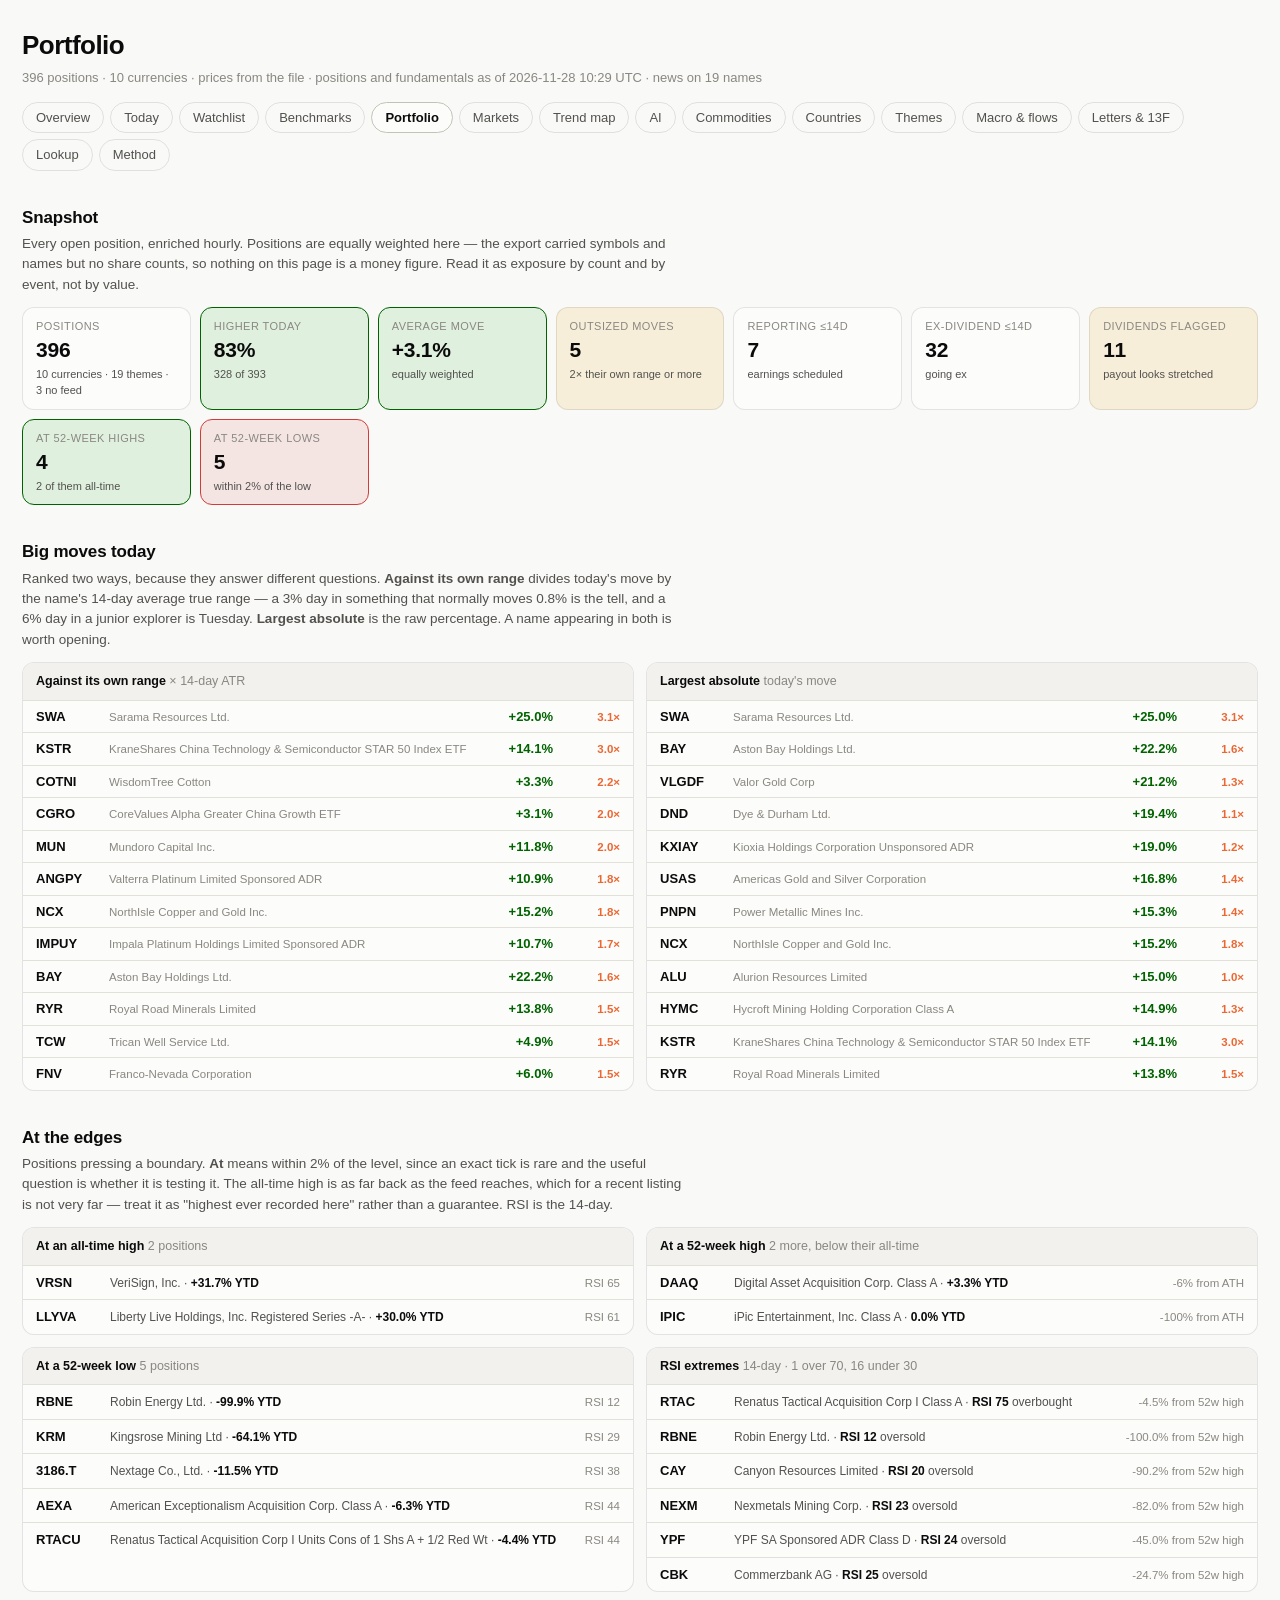
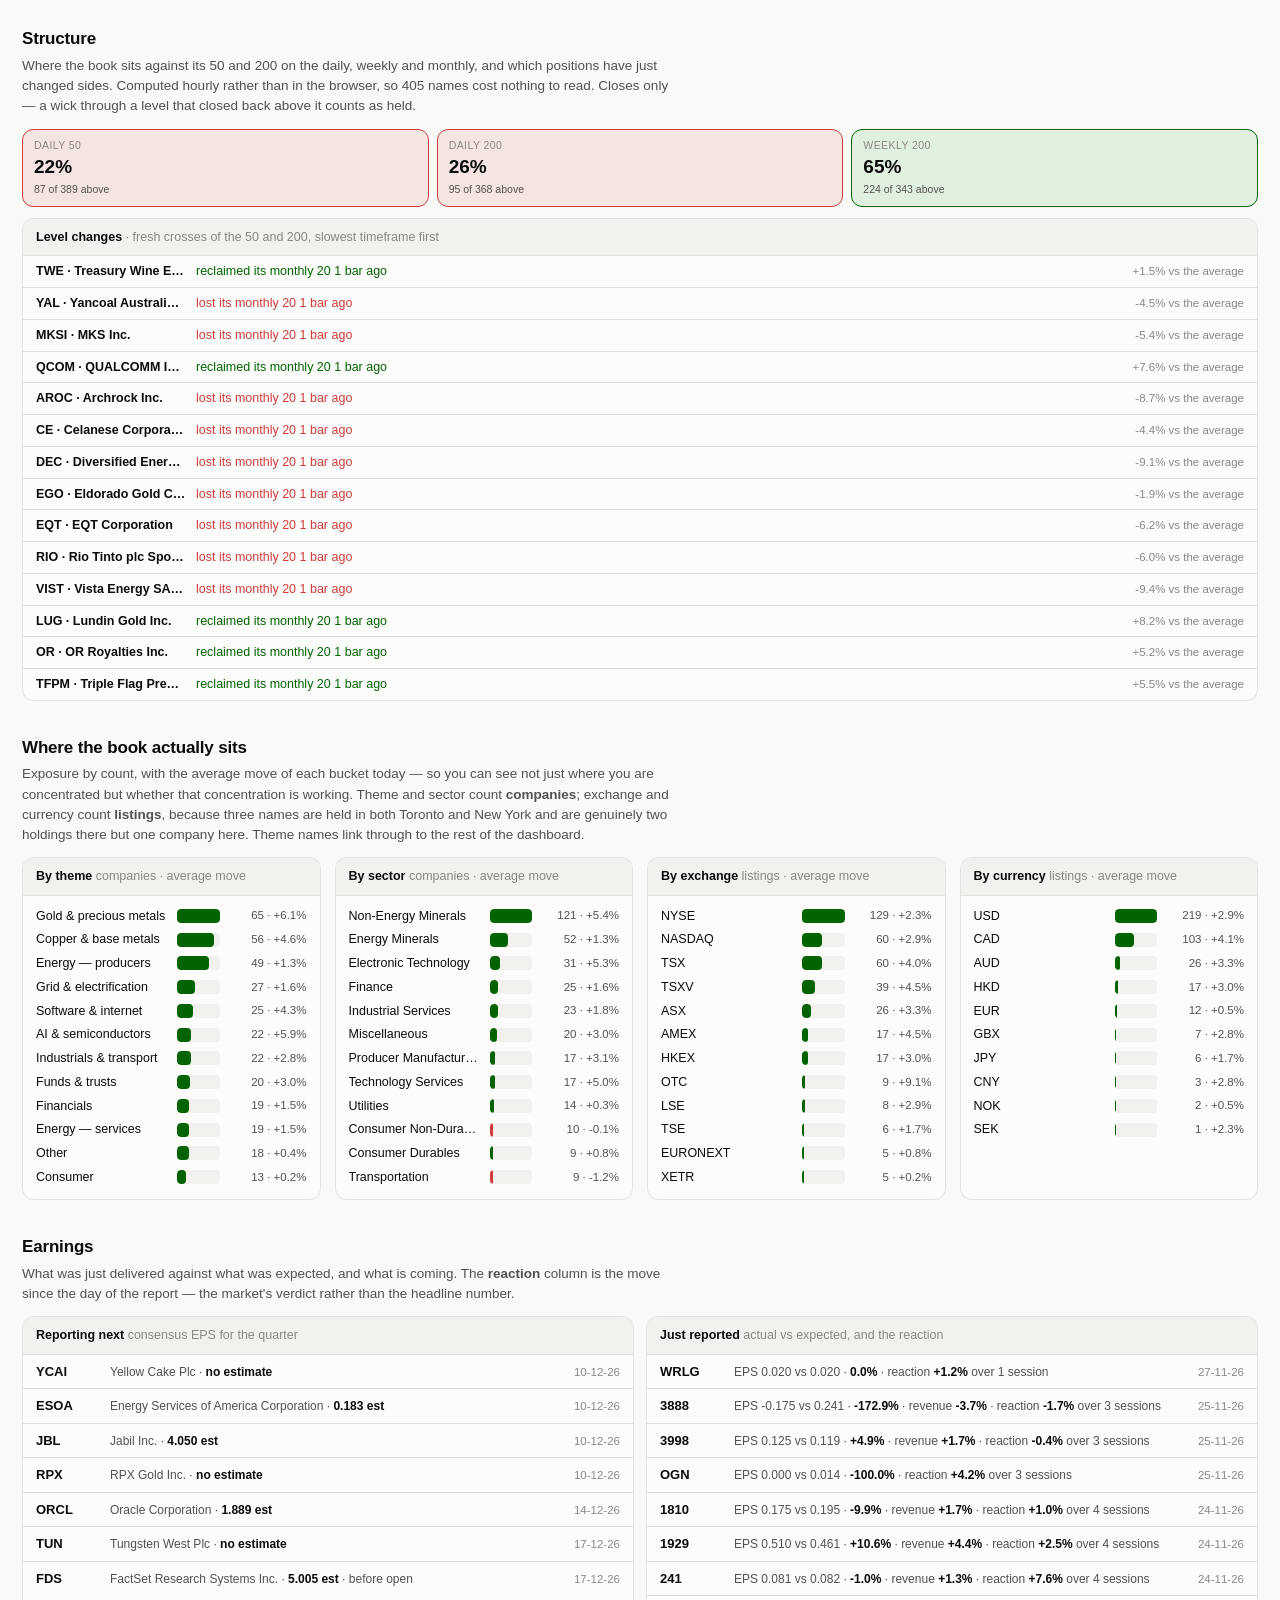
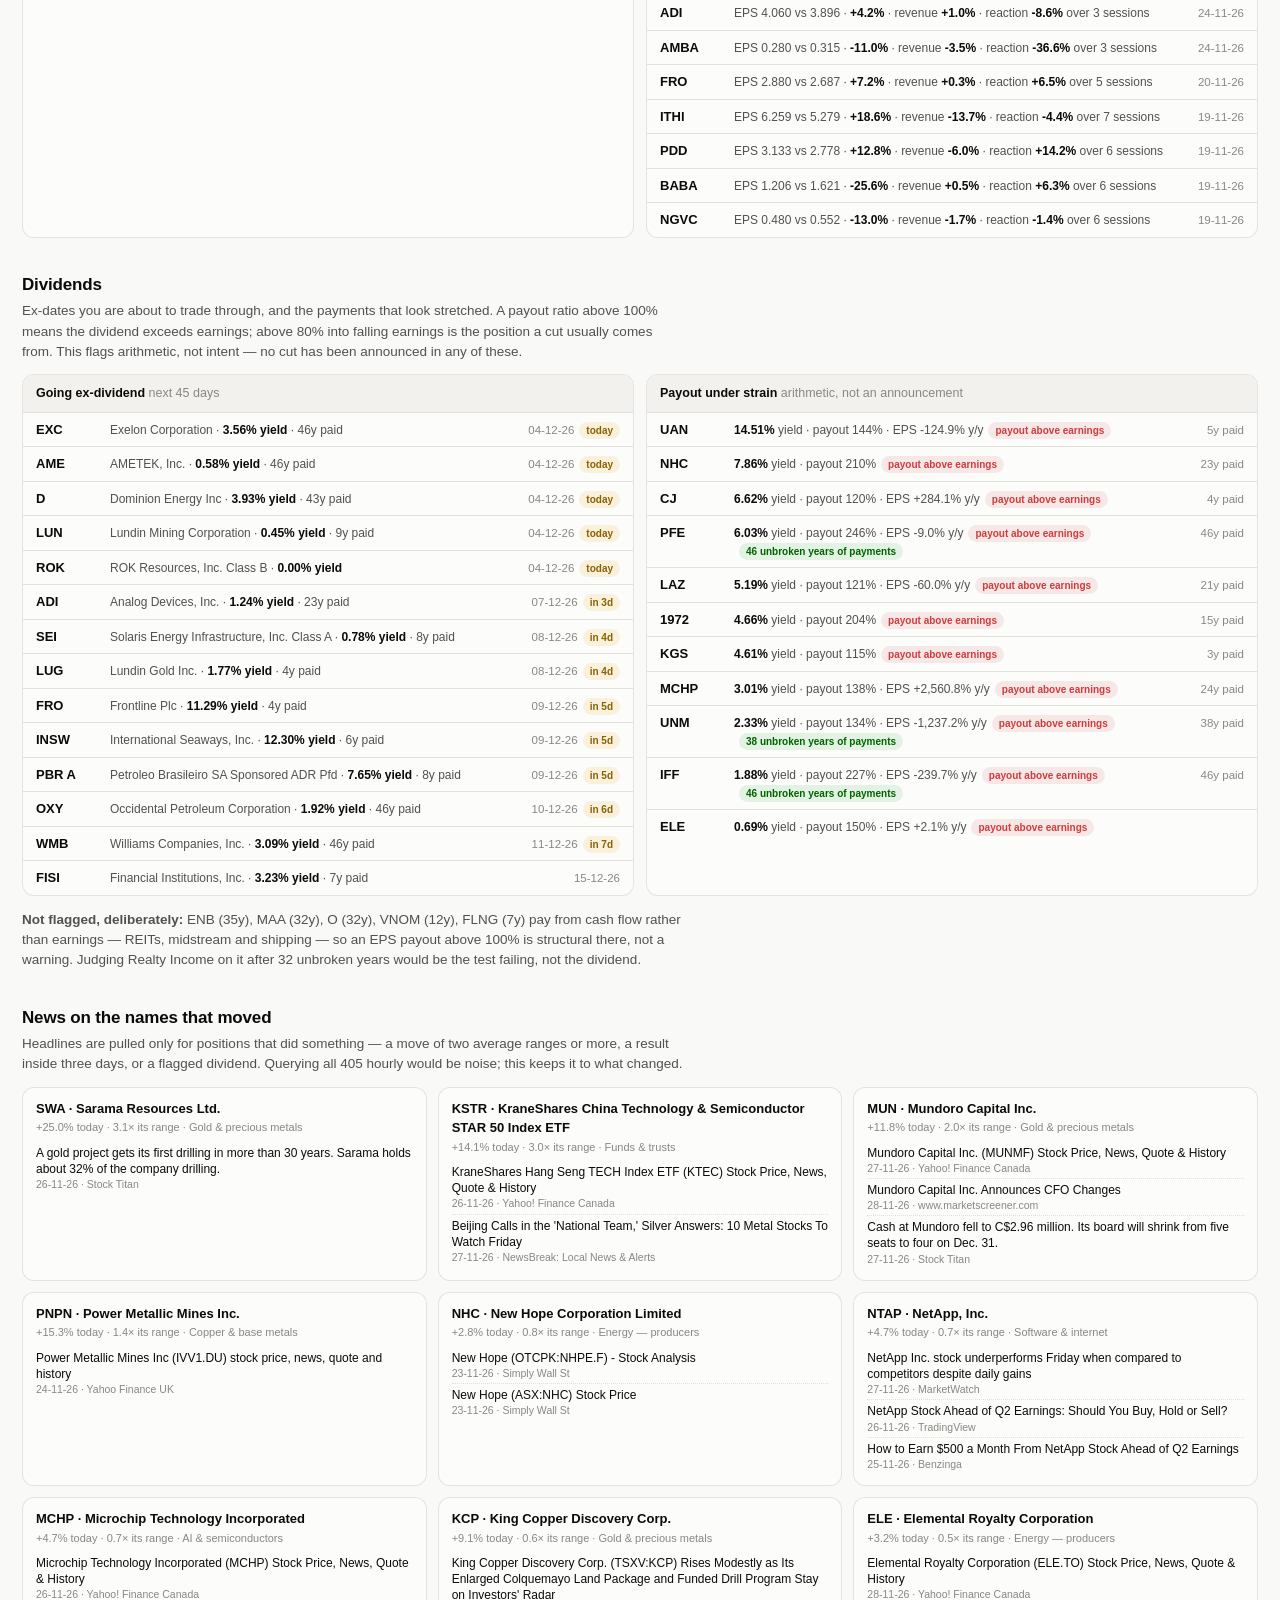
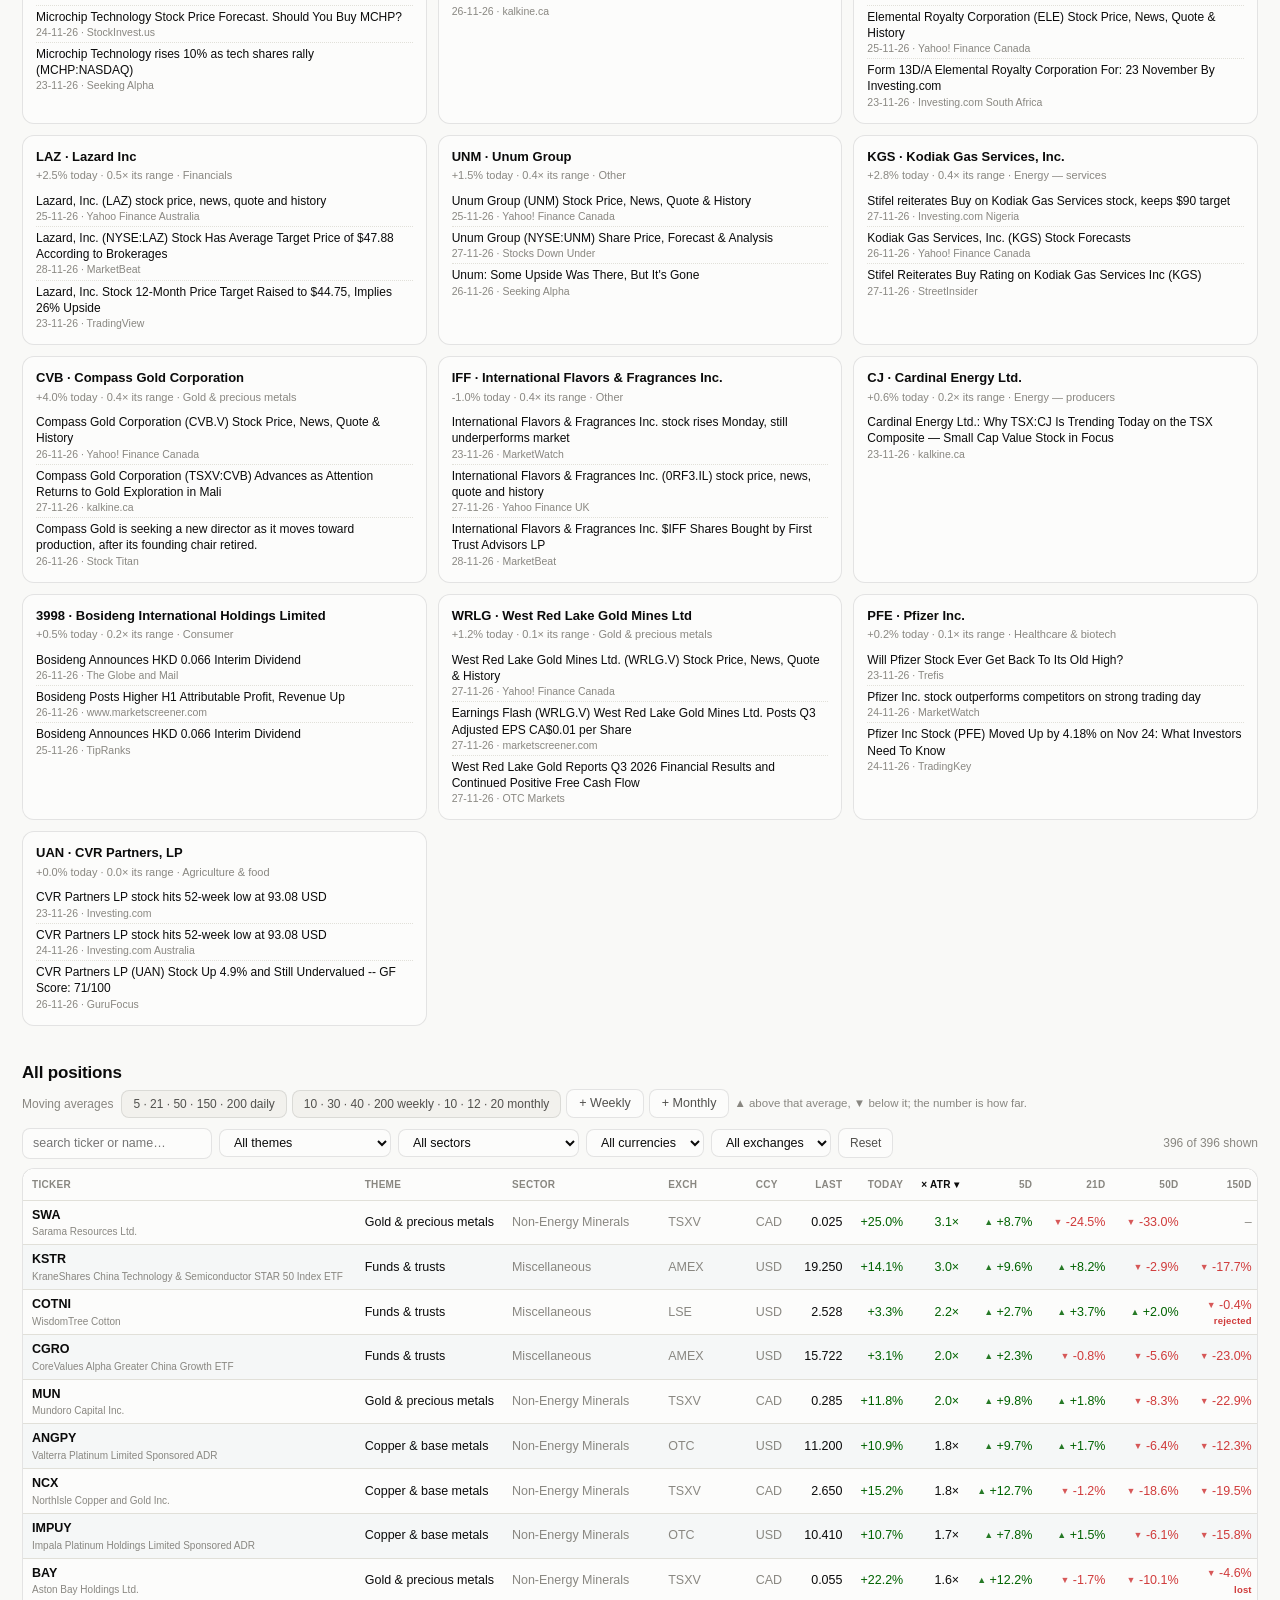
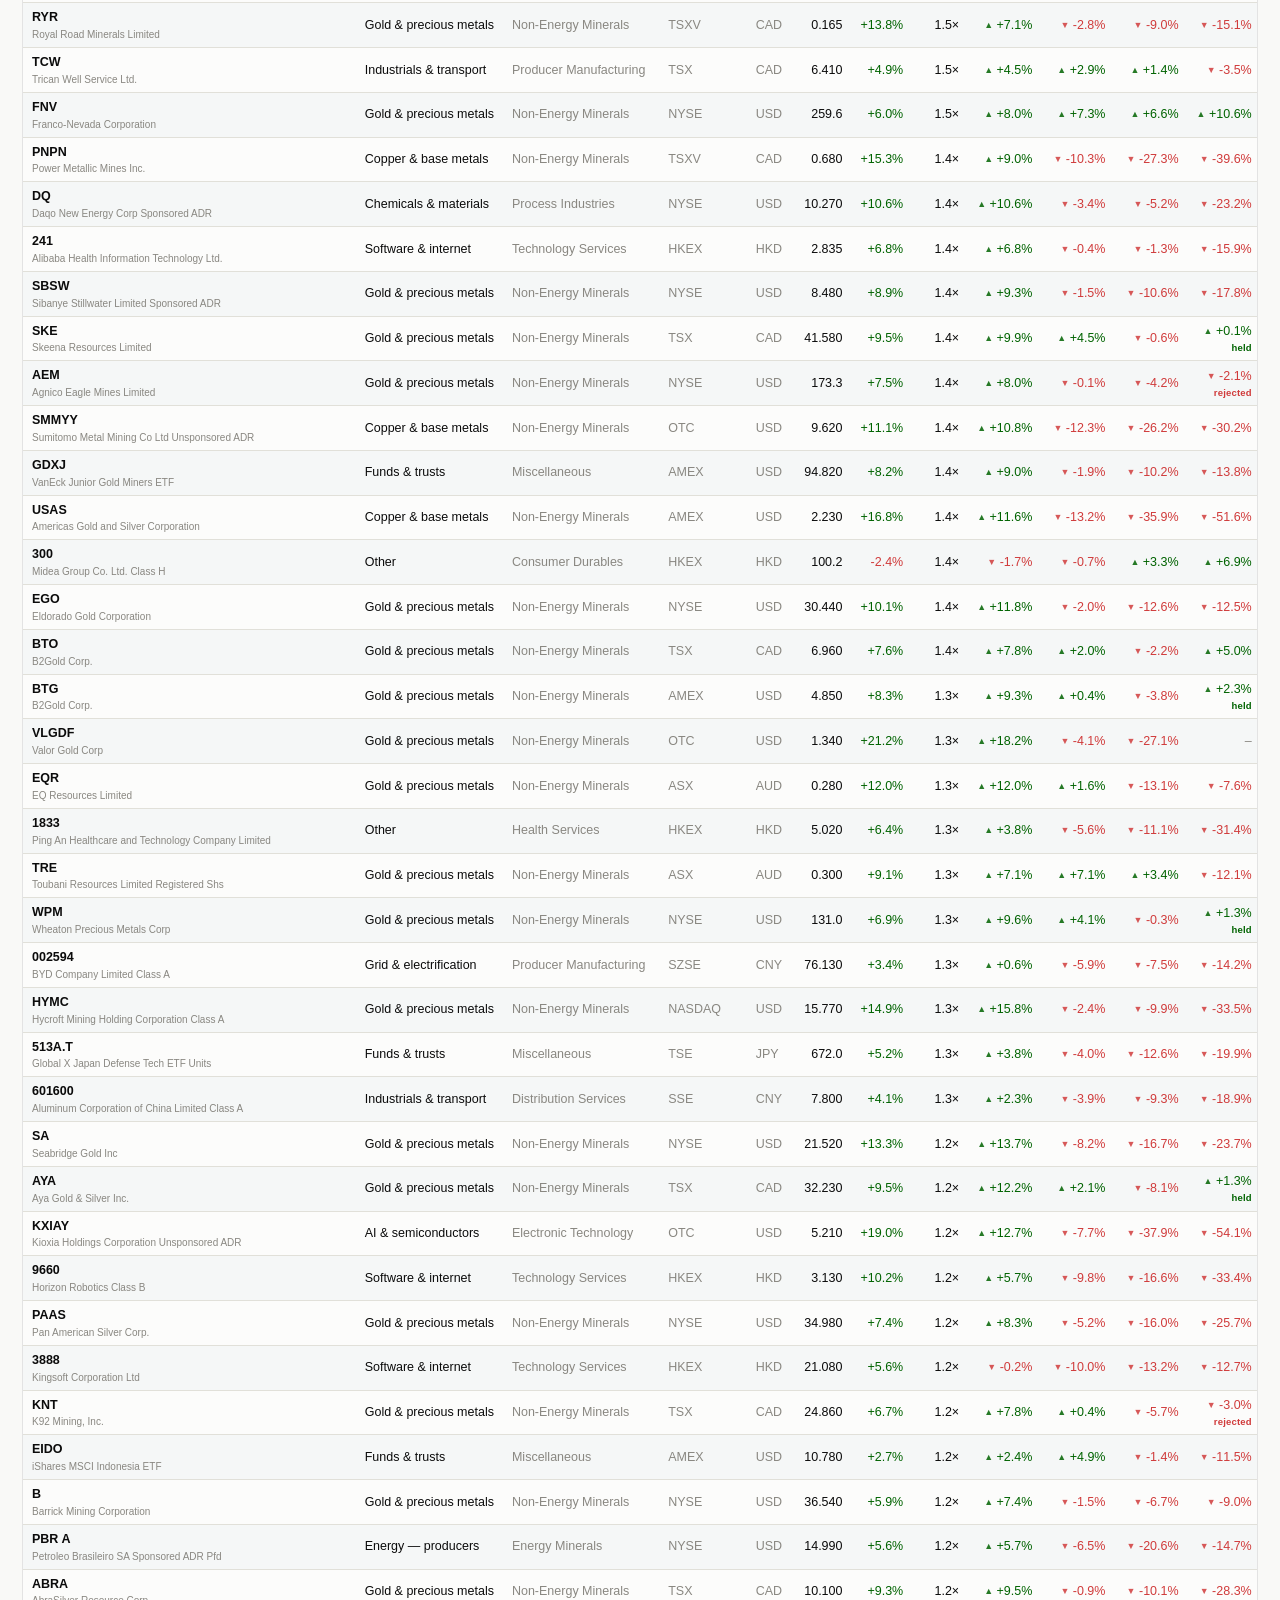
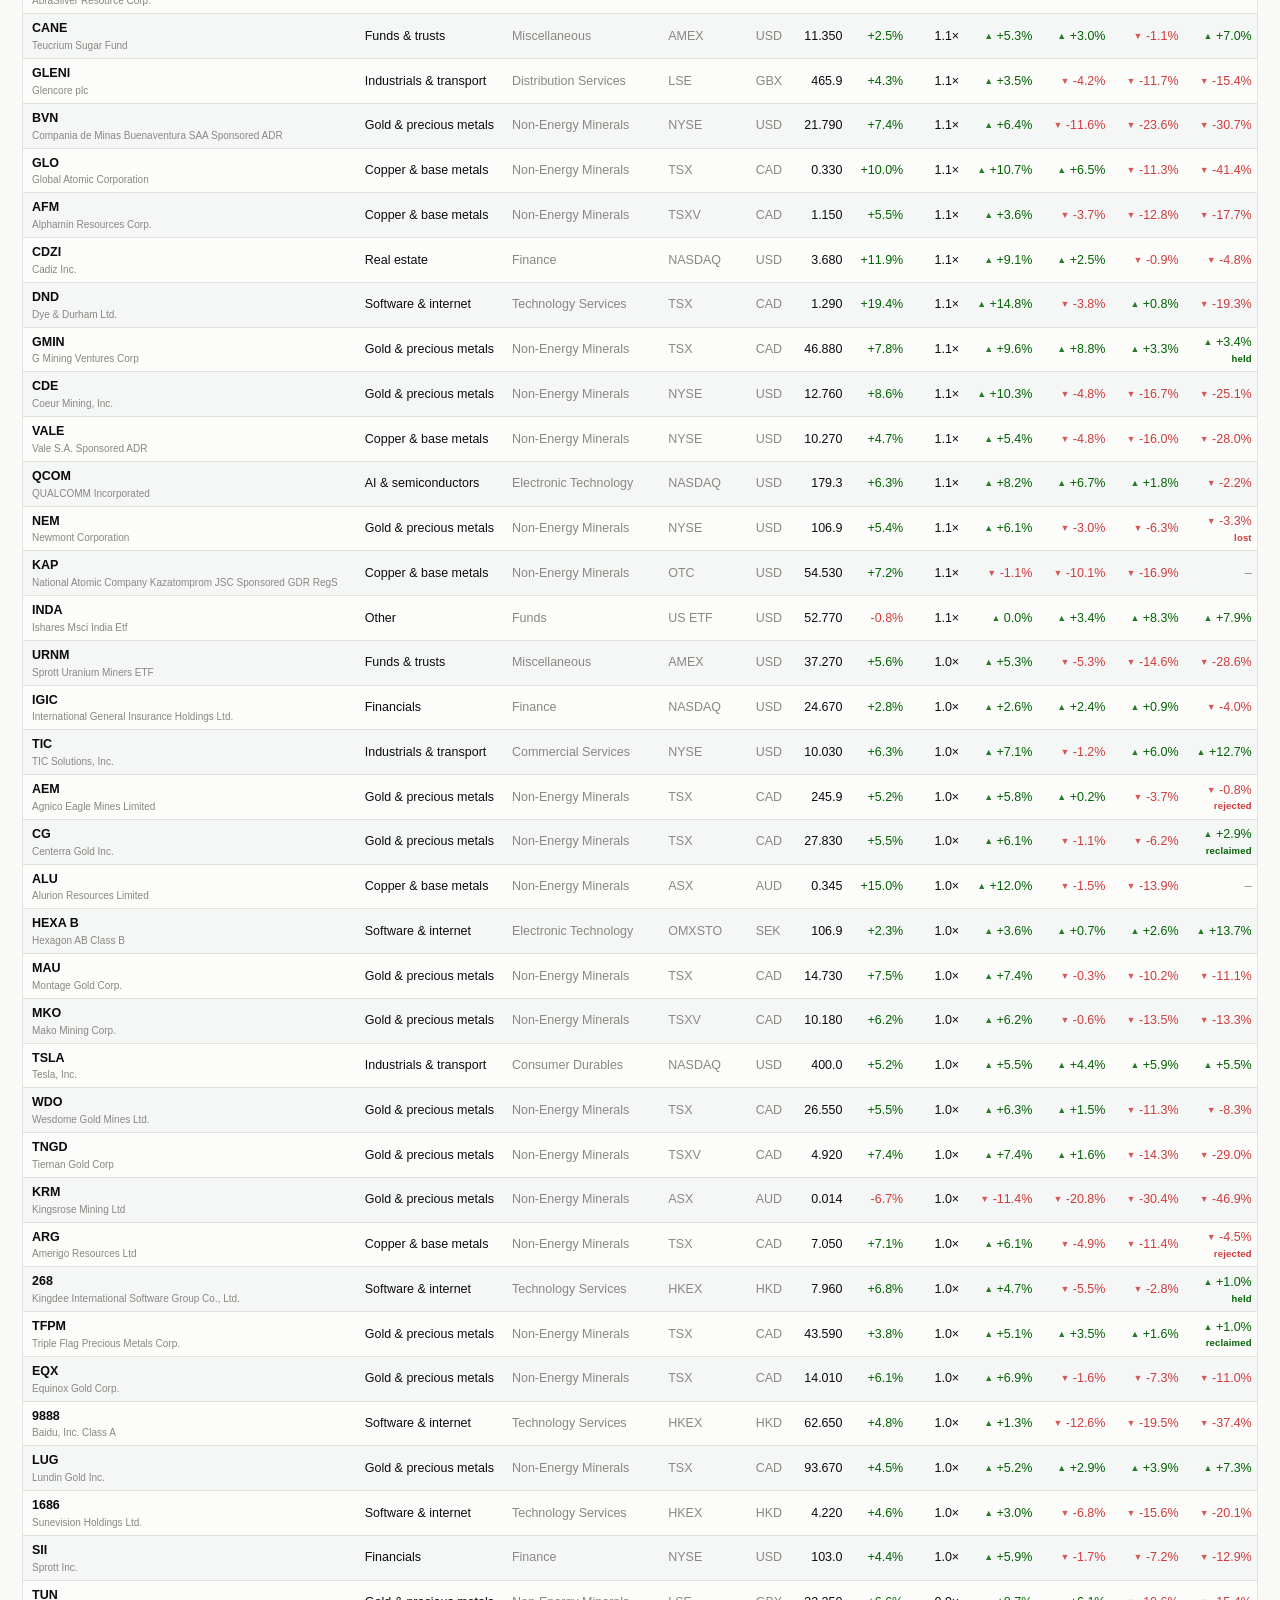
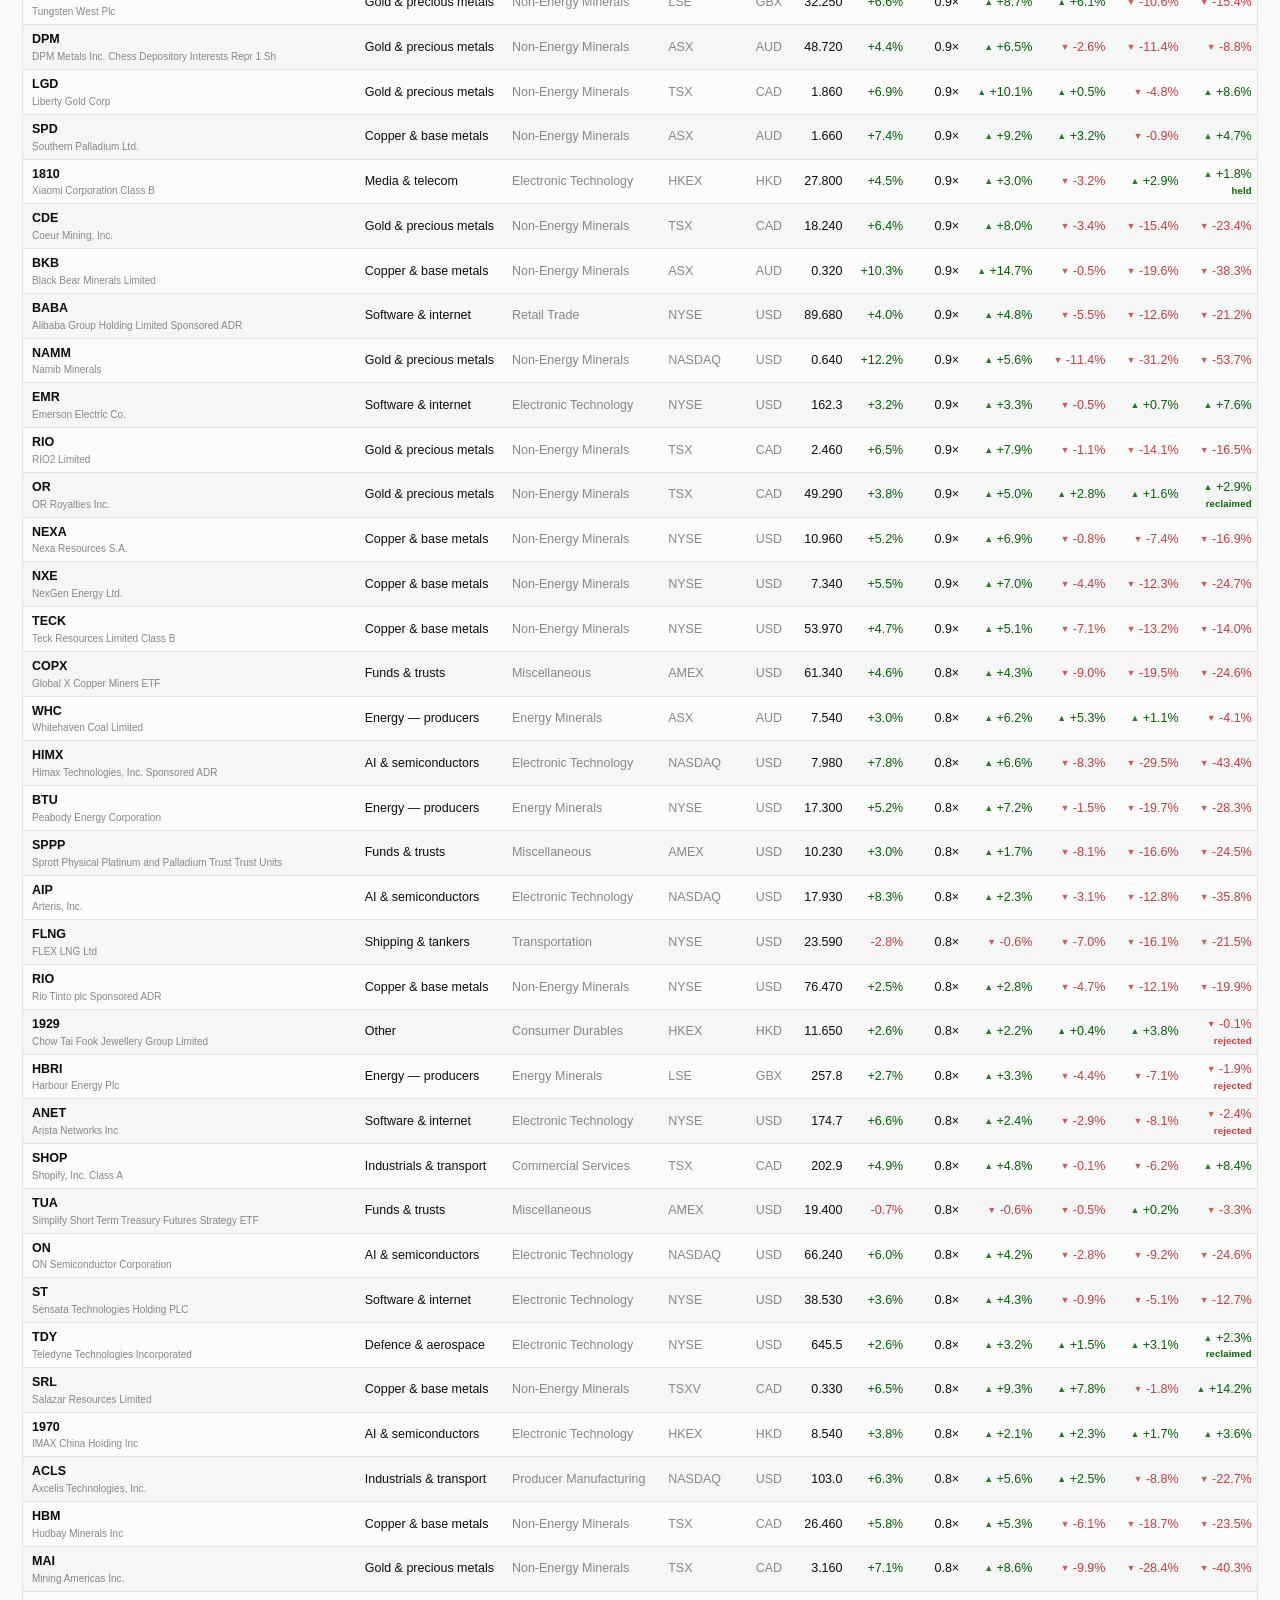
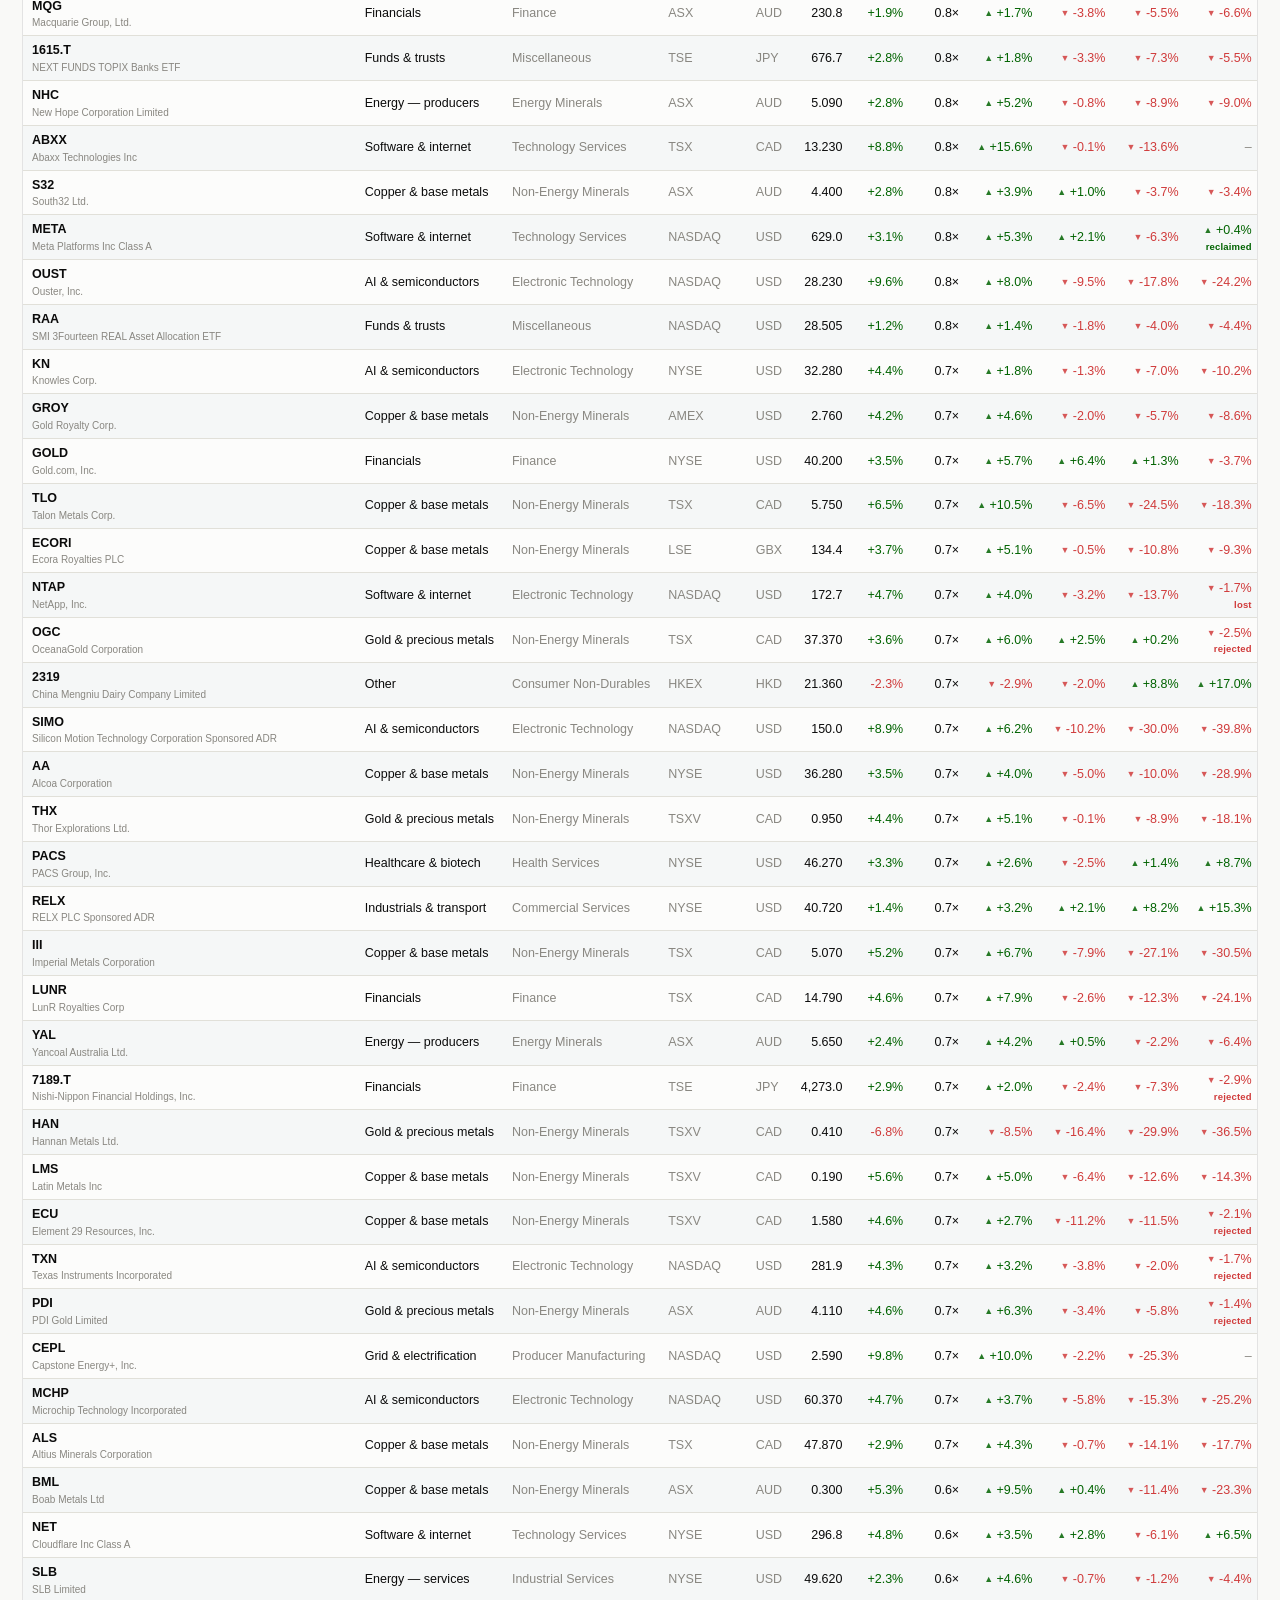
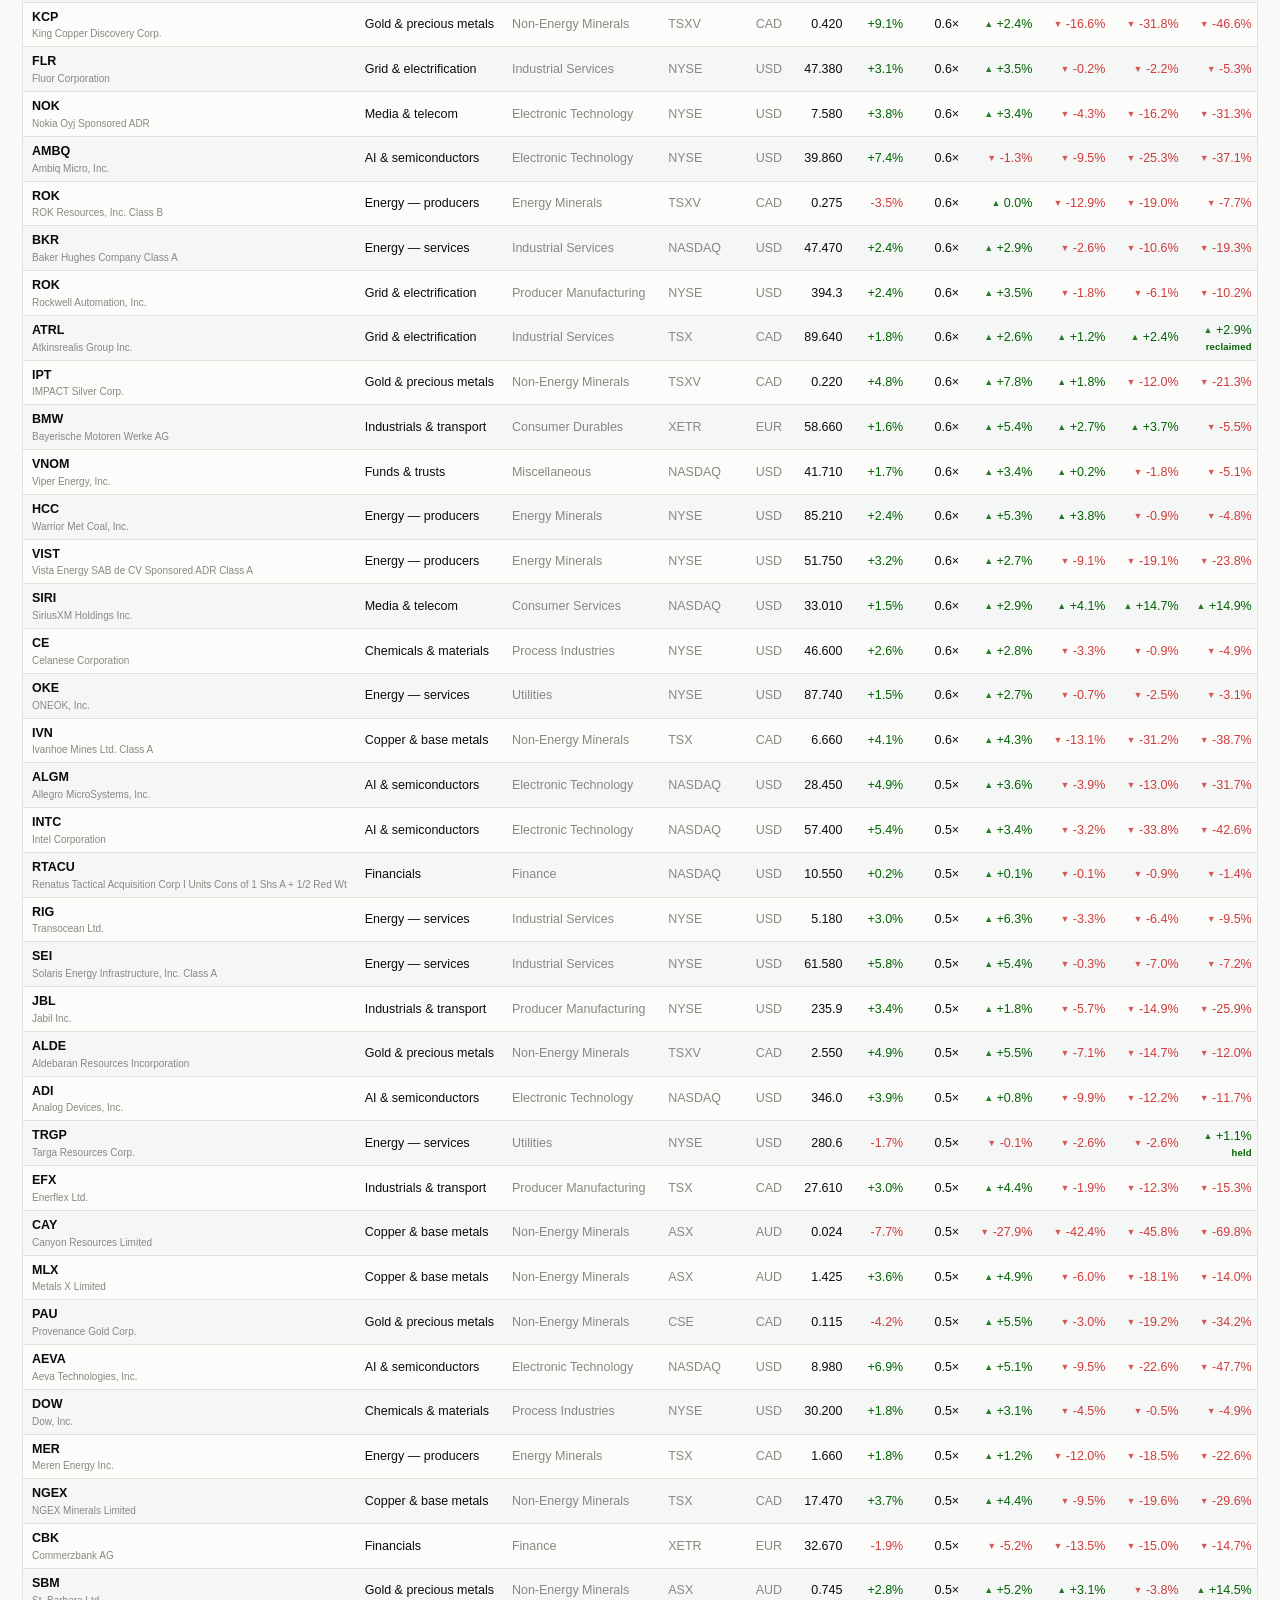
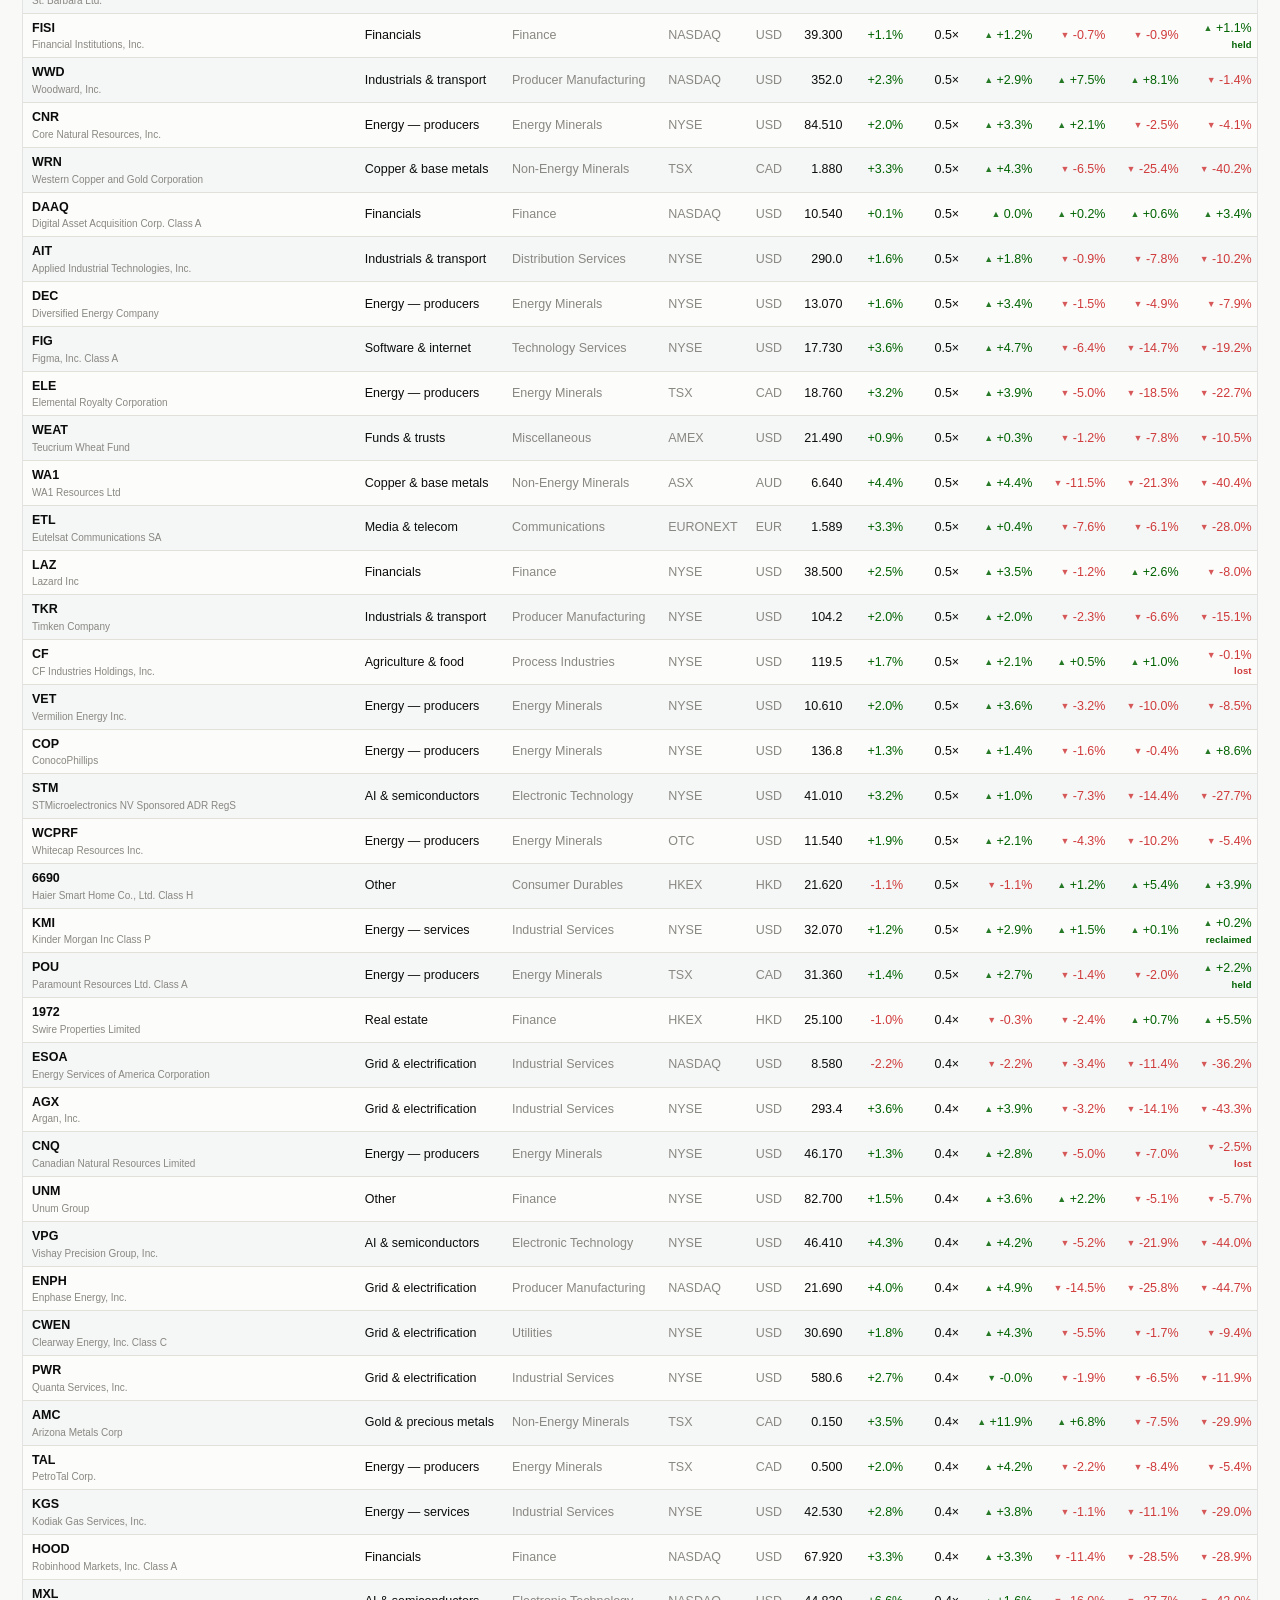
<file: docs/portfolio.html>
<!DOCTYPE html>
<html lang="en">
<head>
<meta charset="utf-8">
<meta name="viewport" content="width=device-width, initial-scale=1">
<title>Portfolio — Macro Compass</title>
<link rel="icon" href="favicon.svg" type="image/svg+xml">
<link rel="alternate icon" href="favicon.ico" sizes="any">
<meta name="theme-color" content="#0f1b2d">
<style>
  :root {
    color-scheme: light dark;
    --page:#f9f9f7; --surface-1:#fcfcfb; --surface-2:#f2f1ed;
    --text-primary:#0b0b0b; --text-secondary:#52514e; --text-muted:#898781;
    --grid:#e1e0d9; --baseline:#c3c2b7; --border:rgba(11,11,11,0.10);
    --series-1:#2a78d6; --series-2:#eb6834;
    --up:#006300; --down:#d03b3b;
    --on-bg:rgba(12,163,12,0.10); --off-bg:rgba(208,59,59,0.10);
    --mixed-bg:rgba(237,161,0,0.12);
  }
  @media (prefers-color-scheme: dark) {
    :root:where(:not([data-theme="light"])) {
      --page:#0d0d0d; --surface-1:#1a1a19; --surface-2:#232322;
      --text-primary:#fff; --text-secondary:#c3c2b7; --text-muted:#898781;
      --grid:#2c2c2a; --baseline:#383835; --border:rgba(255,255,255,0.10);
      --series-1:#3987e5; --series-2:#d95926;
      --up:#0ca30c; --down:#e66767;
      --on-bg:rgba(12,163,12,0.14); --off-bg:rgba(230,103,103,0.14);
      --mixed-bg:rgba(237,161,0,0.16);
    }
  }
  * { box-sizing:border-box; margin:0; }
  body { background:var(--page); color:var(--text-primary); font-size:15px; line-height:1.5;
    font-family:ui-sans-serif,-apple-system,"Segoe UI",Roboto,sans-serif;
    -webkit-font-smoothing:antialiased; }
  .wrap { max-width:1340px; margin:0 auto; padding:26px 22px 70px; }
  header { display:flex; justify-content:space-between; align-items:flex-start; gap:16px;
    flex-wrap:wrap; }
  h1 { font-size:26px; letter-spacing:-0.02em; }
  h2 { font-size:17px; margin:34px 0 4px; letter-spacing:-0.01em; }
  .stamp { color:var(--text-muted); font-size:13px; margin-top:3px; }
  .lede { color:var(--text-secondary); font-size:13.5px; max-width:88ch; margin-bottom:12px; }
  nav.pages { display:flex; gap:6px; margin-top:14px; flex-wrap:wrap; }
  nav.pages a { font-size:13px; color:var(--text-secondary); text-decoration:none;
    border:1px solid var(--border); border-radius:999px; padding:5px 13px; }
  nav.pages a:hover { color:var(--text-primary); border-color:var(--baseline); }
  nav.pages a.here { color:var(--text-primary); border-color:var(--baseline);
    background:var(--surface-1); font-weight:600; }
  #status { color:var(--text-muted); font-size:13.5px; margin-top:20px; }
  .up { color:var(--up); } .down { color:var(--down); }

  /* snapshot tiles */
  .tiles { display:grid; grid-template-columns:repeat(auto-fit,minmax(158px,1fr)); gap:9px; }
  .tile { background:var(--surface-1); border:1px solid var(--border); border-radius:12px;
    padding:10px 13px; }
  .tile .tl { font-size:11px; color:var(--text-muted); text-transform:uppercase;
    letter-spacing:0.04em; }
  .tile .tv { font-size:21px; font-weight:690; font-variant-numeric:tabular-nums;
    letter-spacing:-0.01em; }
  .tile .ts { font-size:11px; color:var(--text-secondary); }
  .tile.good { background:var(--on-bg); border-color:var(--up); }
  .tile.bad { background:var(--off-bg); border-color:var(--down); }
  .tile.warn { background:var(--mixed-bg); }

  /* movers */
  .movegrid { display:grid; grid-template-columns:1fr 1fr; gap:12px; }
  @media (max-width:900px) { .movegrid { grid-template-columns:1fr; } }
  .panel { background:var(--surface-1); border:1px solid var(--border); border-radius:12px;
    overflow:hidden; }
  .panel > h3 { font-size:12.5px; font-weight:650; padding:9px 13px; margin:0;
    background:var(--surface-2); border-bottom:1px solid var(--grid); }
  .panel > h3 .sub { font-weight:500; color:var(--text-muted); }
  .mrow { display:grid; grid-template-columns:64px 1fr 68px 58px; align-items:baseline; gap:9px;
    padding:6px 13px; border-bottom:1px solid var(--grid); font-size:13px; }
  .mrow:last-child { border-bottom:none; }
  .mrow a { color:var(--text-primary); font-weight:640; text-decoration:none; }
  .mrow a:hover { text-decoration:underline; }
  .mrow .mn { color:var(--text-muted); font-size:11.5px; overflow:hidden;
    text-overflow:ellipsis; white-space:nowrap; }
  .mrow .mc, .mrow .mx { font-weight:650; font-variant-numeric:tabular-nums; text-align:right; }
  .mrow .mx { font-size:11.5px; color:var(--series-2); }

  /* exposure bars */
  .expgrid { display:grid; grid-template-columns:repeat(auto-fit,minmax(290px,1fr)); gap:14px; }
  .exprow { display:grid; grid-template-columns:132px 1fr 78px; align-items:center; gap:9px;
    padding:2.5px 0; font-size:12.5px; }
  .exprow .el { white-space:nowrap; overflow:hidden; text-overflow:ellipsis; }
  .exprow .eb { height:14px; background:var(--surface-2); border-radius:4px; overflow:hidden; }
  .exprow .eb i { display:block; height:100%; border-radius:4px; background:var(--series-1); }
  .exprow .eb i.pos { background:var(--up); } .exprow .eb i.neg { background:var(--down); }
  .exprow .ev { text-align:right; font-variant-numeric:tabular-nums; font-size:11.5px;
    color:var(--text-secondary); }
  .exprow a.el { color:var(--text-primary); text-decoration:none; }
  .exprow a.el:hover { text-decoration:underline; }

  /* event rows */
  .erow { display:grid; grid-template-columns:64px 1fr auto; gap:10px; align-items:baseline;
    padding:7px 13px; border-bottom:1px solid var(--grid); font-size:13px; }
  .erow:last-child { border-bottom:none; }
  .erow a { color:var(--text-primary); font-weight:640; text-decoration:none; }
  .erow .en { color:var(--text-secondary); font-size:12px; }
  .erow .en b { color:var(--text-primary); font-weight:620; }
  .erow .ed { color:var(--text-muted); font-size:11.5px; white-space:nowrap;
    font-variant-numeric:tabular-nums; }
  .beat { color:var(--up); font-weight:650; } .miss { color:var(--down); font-weight:650; }
  .flag { display:inline-block; font-size:10px; font-weight:650; border-radius:999px;
    padding:1px 7px; margin-left:5px; }
  .flag.risk { background:var(--off-bg); color:var(--down); }
  .flag.ok { background:var(--on-bg); color:var(--up); }
  .flag.soon { background:var(--mixed-bg); color:#8a6100; }
  @media (prefers-color-scheme: dark) { .flag.soon { color:#eda100; } }

  /* news */
  .newsgrid { display:grid; grid-template-columns:repeat(auto-fill,minmax(310px,1fr)); gap:11px; }
  .ncard { background:var(--surface-1); border:1px solid var(--border); border-radius:12px;
    padding:11px 13px; }
  .ncard h4 { font-size:13px; margin:0 0 1px; }
  .ncard h4 a { color:var(--text-primary); text-decoration:none; }
  .ncard .nm { font-size:11px; color:var(--text-muted); margin-bottom:6px; }
  .ncard ul { margin:0; padding:0; list-style:none; }
  .ncard li { font-size:12px; padding:3px 0; border-top:1px dotted var(--grid); line-height:1.35; }
  .ncard li:first-child { border-top:none; }
  .ncard li a { color:var(--text-primary); text-decoration:none; }
  .ncard li a:hover { text-decoration:underline; }
  .ncard li span { display:block; font-size:10.5px; color:var(--text-muted); }

  /* table */
  .toolbar { display:flex; gap:7px; align-items:center; flex-wrap:wrap; margin-bottom:9px; }
  .toolbar input[type="text"], .toolbar select { font:inherit; font-size:12.5px;
    color:var(--text-primary); background:var(--surface-1); border:1px solid var(--border);
    border-radius:8px; padding:5px 10px; }
  .toolbar input[type="text"] { min-width:190px; }
  .toolbar .cnt { font-size:12px; color:var(--text-muted); margin-left:auto; }
  .toolbar button { font:inherit; font-size:12px; color:var(--text-secondary);
    background:var(--surface-1); border:1px solid var(--border); border-radius:8px;
    padding:5px 11px; cursor:pointer; }
  .tablewrap { overflow-x:auto; background:var(--surface-1); border:1px solid var(--border);
    border-radius:12px; }
  table { border-collapse:collapse; width:100%; font-size:12.5px; }
  th { font-size:10px; font-weight:600; color:var(--text-muted); text-transform:uppercase;
    letter-spacing:0.03em; text-align:right; padding:8px 9px; border-bottom:1px solid var(--grid);
    white-space:nowrap; cursor:pointer; user-select:none; position:sticky; top:0;
    background:var(--surface-1); z-index:2; }
  th.left { text-align:left; } th.nosort { cursor:default; }
  th.active { color:var(--text-primary); }
  th.active::after { content:" ▾"; } th.active.asc::after { content:" ▴"; }
  td { padding:5px 9px; border-bottom:1px solid var(--grid); text-align:right;
    white-space:nowrap; font-variant-numeric:tabular-nums; }
  td.left { text-align:left; }
  tbody tr:last-child td { border-bottom:none; }
  tbody tr:nth-child(even) td { background:rgba(125,150,180,0.05); }
  tbody tr:hover td { background:var(--surface-2); }
  .pname { color:var(--text-primary); font-weight:620; text-decoration:none; }
  .pname:hover { text-decoration:underline; }
  .psub { color:var(--text-muted); font-size:10px; display:block; }
  .dim { color:var(--text-muted); }

  footer { margin-top:46px; font-size:13px; color:var(--text-muted); max-width:88ch; }
  footer a { color:var(--text-secondary); }
  #totop { position:fixed; right:18px; bottom:18px; z-index:40; width:40px; height:40px;
    border-radius:50%; border:1px solid #eda100; background:#eda100; color:#241a03;
    font-size:17px; font-weight:700; cursor:pointer; display:none; align-items:center;
    justify-content:center; box-shadow:0 4px 14px rgba(0,0,0,0.28); }
  #totop.show { display:flex; }
  #totop:hover { background:#fab219; border-color:#fab219; }
  /* ---- shared moving-average structure block (ma.js) ---- */
  .mabreadth { display:grid; grid-template-columns:repeat(auto-fit,minmax(126px,1fr)); gap:8px;
    margin-bottom:11px; }
  .macard { background:var(--surface-1); border:1px solid var(--border); border-radius:11px;
    padding:8px 11px; }
  .macard.on { background:var(--on-bg); border-color:var(--up); }
  .macard.off { background:var(--off-bg); border-color:var(--down); }
  .macard .mal { font-size:10.5px; color:var(--text-muted); text-transform:uppercase;
    letter-spacing:0.04em; }
  .macard .mav { font-size:19px; font-weight:680; font-variant-numeric:tabular-nums; }
  .macard .mas { font-size:10.5px; color:var(--text-secondary); }
  .malist { background:var(--surface-1); border:1px solid var(--border); border-radius:12px;
    overflow:hidden; }
  .malist h4 { font-size:12.5px; font-weight:650; margin:0; padding:9px 13px;
    background:var(--surface-2); border-bottom:1px solid var(--grid); }
  .malist h4 .masub { font-weight:500; color:var(--text-muted); }
  .marow { display:grid; grid-template-columns:150px 1fr auto; gap:10px; align-items:baseline;
    padding:6px 13px; border-bottom:1px solid var(--grid); font-size:12.5px; }
  .marow:last-child { border-bottom:none; }
  .marow a { color:var(--text-primary); font-weight:640; text-decoration:none;
    overflow:hidden; text-overflow:ellipsis; white-space:nowrap; }
  .marow a:hover { text-decoration:underline; }
  .marow .mawhat { color:var(--text-secondary); }
  .marow.good .mawhat { color:var(--up); }
  .marow.bad .mawhat { color:var(--down); }
  .marow .madist { color:var(--text-muted); font-variant-numeric:tabular-nums;
    font-size:11.5px; white-space:nowrap; }
  .malist .manone { font-size:12.5px; color:var(--text-muted); padding:10px 13px; margin:0; }
  /* moving-average columns and their toggles */
  .switch { display:flex; gap:5px; align-items:center; margin:0 0 10px; flex-wrap:wrap; }
  .switch .slabel { font-size:12px; color:var(--text-muted); margin-right:3px; }
  .switch .mafixed { font-size:12px; color:var(--text-secondary); background:var(--surface-2);
    border:1px solid var(--border); border-radius:8px; padding:4px 11px; }
  .rangebtn { font:inherit; font-size:12.5px; color:var(--text-secondary); cursor:pointer;
    background:var(--surface-1); border:1px solid var(--border); border-radius:8px;
    padding:4px 12px; }
  .rangebtn[aria-pressed="true"] { color:var(--text-primary); border-color:var(--baseline);
    font-weight:640; }
  .rangebtn:hover { color:var(--text-primary); }
  .switch .manote { font-size:11.5px; color:var(--text-muted); }
  .matag { display:block; font-size:9.5px; font-weight:650; letter-spacing:0.02em;
    text-transform:lowercase; }
  .matag.held, .matag.reclaimed { color:var(--up); }
  .matag.lost, .matag.rejected { color:var(--down); }
  td.dim { color:var(--text-muted); }
  .maside { font-size:9px; vertical-align:1px; opacity:0.85; }
</style>
<link rel="stylesheet" href="mobile.css?v=20260927b">
<script src="mobile.js?v=20261012a" defer></script>
<script src="pricefloor.js?v=20260927b"></script>
<script src="quotes.js?v=20260927b"></script>
<script src="links.js?v=20260927b"></script>
</head>
<body>
<div class="wrap">
  <header>
    <div>
      <h1>Portfolio</h1>
      <p class="stamp" id="stamp">Loading…</p>
    </div>
  </header>
  <nav class="pages">
    <a href="./">Overview</a>
    <a href="tape.html">Today</a>
    <a href="watch.html">Watchlist</a>
    <a href="watch.html?set=benchmarks">Benchmarks</a>
    <a href="portfolio.html" class="here">Portfolio</a>
    <a href="markets.html">Markets</a>
    <a href="trend.html">Trend map</a>
    <a href="ai.html">AI</a>
    <a href="commodities.html">Commodities</a>
    <a href="countries.html">Countries</a>
    <a href="themes.html">Themes</a>
    <a href="macro.html">Macro &amp; flows</a>
    <a href="letters.html">Letters &amp; 13F</a>
    <a href="lookup.html">Lookup</a>
    <a href="method.html">Method</a>
  </nav>

  <p id="status">Loading positions…</p>

  <div id="content" hidden>
    <h2>Snapshot</h2>
    <p class="lede">Every open position, enriched hourly. Positions are equally weighted here —
      the export carried symbols and names but no share counts, so nothing on this page is a
      money figure. Read it as exposure by count and by event, not by value.</p>
    <div class="tiles" id="tiles"></div>

    <h2>Big moves today</h2>
    <p class="lede">Ranked two ways, because they answer different questions. <b>Against its own
      range</b> divides today's move by the name's 14-day average true range — a 3% day in
      something that normally moves 0.8% is the tell, and a 6% day in a junior explorer is Tuesday.
      <b>Largest absolute</b> is the raw percentage. A name appearing in both is worth opening.</p>
    <div class="movegrid" id="movers"></div>

    <h2>At the edges</h2>
    <p class="lede">Positions pressing a boundary. <b>At</b> means within 2% of the level, since an
      exact tick is rare and the useful question is whether it is testing it. The all-time high is
      as far back as the feed reaches, which for a recent listing is not very far — treat it as
      "highest ever recorded here" rather than a guarantee. RSI is the 14-day.</p>
    <div class="movegrid" id="extremes"></div>

    <h2>Structure</h2>
    <p class="lede">Where the book sits against its 50 and 200 on the daily, weekly and monthly,
      and which positions have just changed sides. Computed hourly rather than in the browser, so
      405 names cost nothing to read. Closes only — a wick through a level that closed back above
      it counts as held.</p>
    <div id="structure"></div>

    <h2>Where the book actually sits</h2>
    <p class="lede">Exposure by count, with the average move of each bucket today — so you can see
      not just where you are concentrated but whether that concentration is working. Theme and
      sector count <b>companies</b>; exchange and currency count <b>listings</b>, because three
      names are held in both Toronto and New York and are genuinely two holdings there but one
      company here. Theme names link through to the rest of the dashboard.</p>
    <div class="expgrid" id="exposure"></div>

    <h2>Earnings</h2>
    <p class="lede">What was just delivered against what was expected, and what is coming. The
      <b>reaction</b> column is the move since the day of the report — the market's verdict rather
      than the headline number.</p>
    <div class="movegrid" id="earnings"></div>

    <h2>Dividends</h2>
    <p class="lede">Ex-dates you are about to trade through, and the payments that look stretched.
      A payout ratio above 100% means the dividend exceeds earnings; above 80% into falling
      earnings is the position a cut usually comes from. This flags arithmetic, not intent — no
      cut has been announced in any of these.</p>
    <div class="movegrid" id="dividends"></div>

    <h2>News on the names that moved</h2>
    <p class="lede">Headlines are pulled only for positions that did something — a move of two
      average ranges or more, a result inside three days, or a flagged dividend. Querying all 405
      hourly would be noise; this keeps it to what changed.</p>
    <div class="newsgrid" id="news"></div>

    <h2>All positions</h2>
    <div class="switch" id="matoggles" role="group" aria-label="Moving average timeframes">
      <span class="slabel">Moving averages</span>
      <span class="mafixed">5 · 21 · 50 · 150 · 200 daily</span>
      <span class="mafixed">10 · 30 · 40 · 200 weekly · 10 · 12 · 20 monthly</span>
      <button class="rangebtn" id="ma-weekly" type="button" aria-pressed="false">+ Weekly</button>
      <button class="rangebtn" id="ma-monthly" type="button" aria-pressed="false">+ Monthly</button>
      <span class="manote">▲ above that average, ▼ below it; the number is how far.</span>
    </div>
    <div class="toolbar" id="toolbar"></div>
    <div class="tablewrap">
      <table id="tbl"><thead></thead><tbody></tbody></table>
    </div>
  </div>

  <footer>
    <p>Positions as exported from Interactive Brokers PortfolioAnalyst. Prices, fundamentals,
      earnings and dividend data from the TradingView scanner; a small number of names are topped
      up from Yahoo Finance, and three carry no market data at all (a delisted fund and two
      contingent value rights) — they are listed rather than hidden. Data refreshes hourly and is
      delayed, not real-time. Every figure is in the instrument's own listing currency and nothing
      is converted, so prices are not comparable across rows. No share counts are held, so there
      are no portfolio values or profit and loss anywhere on this page. Part of
      <a href="./">Macro Compass</a>. Not investment advice.</p>
  </footer>
</div>

<script>
"use strict";
(async function () {
  const $ = s => document.querySelector(s);
  const h = (tag, cls, text) => {
    const n = document.createElement(tag);
    if (cls) n.className = cls;
    if (text !== undefined) n.textContent = text;
    return n;
  };
  const fmt = (v, d = 1) => v == null || !isFinite(v) ? "–"
    : v.toLocaleString("en-US", { minimumFractionDigits: d, maximumFractionDigits: d });
  const pct = v => v == null ? "–" : (v > 0 ? "+" : "") + fmt(v) + "%";
  const cls = v => v == null ? "" : v >= 0 ? "up" : "down";
  const fmtD = iso => !iso ? "–" : iso.slice(8, 10) + "-" + iso.slice(5, 7) + "-" + iso.slice(2, 4);
  const today = new Date().toISOString().slice(0, 10);
  const dayDiff = iso => iso ? Math.round((new Date(iso) - new Date(today)) / 864e5) : null;
  /* Every ticker links to its Yahoo chart, which is where the rest of the
     dashboard sends people. The Yahoo symbol is resolved upstream per listing,
     so the Toronto and New York lines of a dual-listed name each open their
     own chart rather than both landing on the US one. */
  /* Same form as every other page: /quote/SYM/chart. The bare /chart/SYM route
     works for US tickers and not reliably for the rest of the book. */
  const CHART = p => p && p.y ? window.YCHART(p.y) : null;   // see links.js

  let D = null;
  try {
    const r = await fetch("data/portfolio-data.json?t=" + Date.now(), { cache: "no-store" });
    D = r.ok ? await r.json() : null;
  } catch { D = null; }
  if (!D || !D.positions) {
    $("#status").textContent = "Could not load the portfolio data file.";
    return;
  }
  const P = D.positions;

  /* Live prices over the committed file.
     Everything on this page comes from portfolio-data.json, which CI writes
     when the hourly job manages to run — and GitHub's scheduler honours roughly
     one request in eight. On the morning this was found the file was eight and
     a half hours old: European holdings had drifted up to two per cent while
     their markets traded, and the page had no way to know. It is the one page
     showing the reader's own money, and the only one with no live path at all.

     The enrichment stays as it is. Sector, market cap, earnings dates,
     dividends, news and the moving-average structure are the slow half and do
     not change intraday; only price and the day change do, and those are what
     is replaced here. The stamp is rewritten afterwards so the page says which
     half is live and which is from the file. */
  let livePrices = 0;
  if (window.QUOTES) {
    try {
      const syms = P.map(p => p.y).filter(Boolean);
      await QUOTES.loadAll(syms);
      for (const pos of P) {
        const q = pos.y && QUOTES.get(pos.y);
        if (!q || q.prev == null) continue;
        pos.close = q.px;
        pos.chg = (q.px / q.prev - 1) * 100;
        pos.live = true;
        livePrices++;
      }
    } catch { /* the file's own figures stand */ }
  }

  $("#status").hidden = true;
  $("#content").hidden = false;

  const priced = P.filter(p => p.chg != null);
  const up = priced.filter(p => p.chg > 0).length;
  const noFeed = P.filter(p => p.nofeed).length;

  // ---------- snapshot ----------
  (function tiles() {
    const box = $("#tiles");
    const mk = (label, value, sub, kind) => {
      const t = h("div", "tile" + (kind ? " " + kind : ""));
      t.appendChild(h("div", "tl", label));
      t.appendChild(h("div", "tv", value));
      if (sub) t.appendChild(h("div", "ts", sub));
      box.appendChild(t);
    };
    const share = priced.length ? Math.round(up / priced.length * 100) : 0;
    const avg = priced.length ? priced.reduce((a, b) => a + b.chg, 0) / priced.length : null;
    const big = priced.filter(p => (p.atr_mult || 0) >= 2).length;
    const currencies = new Set(P.map(p => p.ccy).filter(Boolean)).size;
    const themes = new Set(P.map(p => p.theme).filter(Boolean)).size;
    const earnSoon = P.filter(p => { const d = dayDiff(p.earn && p.earn.next); return d != null && d >= 0 && d <= 14; }).length;
    const exSoon = P.filter(p => { const d = dayDiff(p.div && p.div.ex_next); return d != null && d >= 0 && d <= 14; }).length;
    const divRisk = P.filter(p => p.div && p.div.risk).length;
    mk("Positions", String(P.length),
       currencies + " currencies · " + themes + " themes" + (noFeed ? " · " + noFeed + " no feed" : ""));
    mk("Higher today", share + "%", up + " of " + priced.length,
       share >= 60 ? "good" : share <= 40 ? "bad" : "");
    mk("Average move", pct(avg), "equally weighted", avg == null ? "" : avg >= 0 ? "good" : "bad");
    mk("Outsized moves", String(big), "2× their own range or more", big ? "warn" : "");
    mk("Reporting ≤14d", String(earnSoon), "earnings scheduled");
    mk("Ex-dividend ≤14d", String(exSoon), "going ex");
    mk("Dividends flagged", String(divRisk), "payout looks stretched", divRisk ? "warn" : "");
    const atH = P.filter(p => p.at_hi52).length, atA = P.filter(p => p.at_ath).length;
    const atL = P.filter(p => p.at_lo52).length;
    mk("At 52-week highs", String(atH), atA + " of them all-time", atH ? "good" : "");
    mk("At 52-week lows", String(atL), "within 2% of the low", atL ? "bad" : "");
  })();

  // ---------- movers ----------
  (function movers() {
    const box = $("#movers");
    const panel = (title, sub, list, valFn, extraFn) => {
      const p = h("div", "panel");
      const head = h("h3", null, title + " ");
      head.appendChild(h("span", "sub", sub));
      p.appendChild(head);
      for (const r of list) {
        const row = h("div", "mrow");
        const a = h("a", null, r.tk);
        const url = CHART(r);
        if (url) { a.href = url; a.target = "_blank"; a.rel = "noopener noreferrer"; }
        row.appendChild(a);
        row.appendChild(h("span", "mn", r.name));
        row.appendChild(h("span", "mc " + cls(r.chg), pct(r.chg)));
        row.appendChild(h("span", "mx", extraFn(r)));
        p.appendChild(row);
      }
      if (!list.length) p.appendChild(h("div", "mrow", "Nothing today."));
      box.appendChild(p);
    };
    const byAtr = priced.filter(p => p.atr_mult != null)
      .sort((a, b) => b.atr_mult - a.atr_mult).slice(0, 12);
    const byAbs = priced.slice().sort((a, b) => Math.abs(b.chg) - Math.abs(a.chg)).slice(0, 12);
    panel("Against its own range", "× 14-day ATR", byAtr, null, r => fmt(r.atr_mult, 1) + "×");
    panel("Largest absolute", "today's move", byAbs, null,
          r => r.atr_mult != null ? fmt(r.atr_mult, 1) + "×" : "");
  })();

  // ---------- extremes ----------
  (function extremes() {
    const box = $("#extremes");
    const panel = (title, sub, rows, render, empty) => {
      const p = h("div", "panel");
      const head = h("h3", null, title + " ");
      head.appendChild(h("span", "sub", sub));
      p.appendChild(head);
      if (!rows.length) p.appendChild(h("div", "erow", empty));
      for (const r of rows) p.appendChild(render(r));
      box.appendChild(p);
    };
    const line = (r, right, extra) => {
      const row = h("div", "erow");
      const a = h("a", null, r.tk);
      const u = CHART(r); if (u) { a.href = u; a.target = "_blank"; a.rel = "noopener noreferrer"; }
      row.appendChild(a);
      const mid = h("span", "en");
      mid.appendChild(document.createTextNode(r.name + " · "));
      mid.appendChild(h("b", null, extra));
      row.appendChild(mid);
      row.appendChild(h("span", "ed", right));
      return row;
    };
    /* All-time highs first: a 52-week high inside a long downtrend is a
       different animal from a price no buyer has ever paid more for. */
    const ath = P.filter(p => p.at_ath).sort((a, b) => (b.ytd || 0) - (a.ytd || 0));
    const hi = P.filter(p => p.at_hi52 && !p.at_ath).sort((a, b) => (b.ytd || 0) - (a.ytd || 0));
    const lo = P.filter(p => p.at_lo52).sort((a, b) => (a.ytd || 0) - (b.ytd || 0));
    const hot = P.filter(p => (p.rsi || 0) >= 70).sort((a, b) => b.rsi - a.rsi);
    const cold = P.filter(p => p.rsi != null && p.rsi <= 30).sort((a, b) => a.rsi - b.rsi);
    panel("At an all-time high", ath.length + " positions", ath.slice(0, 12),
      r => line(r, "RSI " + fmt(r.rsi, 0), pct(r.ytd) + " YTD"),
      "None at an all-time high.");
    panel("At a 52-week high", hi.length + " more, below their all-time", hi.slice(0, 12),
      r => line(r, fmt(r.from_ath, 0) + "% from ATH", pct(r.ytd) + " YTD"),
      "None at a 52-week high.");
    panel("At a 52-week low", lo.length + " positions", lo.slice(0, 12),
      r => line(r, "RSI " + fmt(r.rsi, 0), pct(r.ytd) + " YTD"),
      "None at a 52-week low.");
    const rsiPanel = h("div", "panel");
    const rh = h("h3", null, "RSI extremes ");
    rh.appendChild(h("span", "sub", "14-day · " + hot.length + " over 70, " + cold.length + " under 30"));
    rsiPanel.appendChild(rh);
    for (const r of hot.slice(0, 7).concat(cold.slice(0, 5))) {
      const row = h("div", "erow");
      const a = h("a", null, r.tk);
      const u = CHART(r); if (u) { a.href = u; a.target = "_blank"; a.rel = "noopener noreferrer"; }
      row.appendChild(a);
      const mid = h("span", "en");
      mid.appendChild(document.createTextNode(r.name + " · "));
      mid.appendChild(h("b", r.rsi >= 70 ? "miss" : "beat", "RSI " + fmt(r.rsi, 0)));
      mid.appendChild(document.createTextNode(r.rsi >= 70 ? " overbought" : " oversold"));
      row.appendChild(mid);
      row.appendChild(h("span", "ed", pct(r.from_hi52) + " from 52w high"));
      rsiPanel.appendChild(row);
    }
    if (!hot.length && !cold.length) rsiPanel.appendChild(h("div", "erow", "Nothing at an RSI extreme."));
    box.appendChild(rsiPanel);
  })();

  // ---------- structure ----------
  (function structure() {
    const box = $("#structure");
    const withMa = P.filter(p => p.ma);
    if (!withMa.length) { box.appendChild(h("p", "lede", "No structure data.")); return; }
    const strip = h("div", "mabreadth");
    for (const [tf, label] of [["d", "Daily"], ["w", "Weekly"], ["m", "Monthly"]]) {
      for (const per of ["50", "200"]) {
        const rows = withMa.filter(p => p.ma[tf] && p.ma[tf][per]);
        if (!rows.length) continue;
        const above = rows.filter(p => p.ma[tf][per].above).length;
        const pctv = Math.round(above / rows.length * 100);
        const card = h("div", "macard" + (pctv >= 60 ? " on" : pctv <= 40 ? " off" : ""));
        card.appendChild(h("div", "mal", label + " " + per));
        card.appendChild(h("div", "mav", pctv + "%"));
        card.appendChild(h("div", "mas", above + " of " + rows.length + " above"));
        strip.appendChild(card);
      }
    }
    box.appendChild(strip);
    /* Ranked monthly first: a monthly 50 changes hands a few times a cycle, a
       daily 50 many times a year, and they should not queue equally. */
    const RANK = { m: 0, w: 1, d: 2 }, LABEL = { m: "monthly", w: "weekly", d: "daily" };
    const evs = [];
    for (const p of withMa) {
      for (const tf of Object.keys(p.ma)) {
        for (const per of Object.keys(p.ma[tf])) {
          const s = p.ma[tf][per];
          if (s.state !== "reclaimed" && s.state !== "lost") continue;
          if (s.ago == null || s.ago > (tf === "d" ? 2 : 1)) continue;
          evs.push({ p, tf, per, s });
        }
      }
    }
    evs.sort((a, b) => RANK[a.tf] - RANK[b.tf] || b.per - a.per || a.s.ago - b.s.ago);
    const list = h("div", "malist");
    const hd = h("h4", null, "Level changes");
    hd.appendChild(h("span", "masub", " · fresh crosses of the 50 and 200, slowest timeframe first"));
    list.appendChild(hd);
    if (!evs.length) list.appendChild(h("p", "manone", "Nothing has changed sides recently."));
    for (const e of evs.slice(0, 14)) {
      const row = h("div", "marow " + (e.s.state === "reclaimed" ? "good" : "bad"));
      const a = h("a", null, e.p.tk + " · " + (e.p.name || ""));
      const u = CHART(e.p); if (u) { a.href = u; a.target = "_blank"; a.rel = "noopener noreferrer"; }
      row.appendChild(a);
      row.appendChild(h("span", "mawhat", e.s.state + " its " + LABEL[e.tf] + " " + e.per +
        (e.s.ago === 0 ? " on the latest bar" : " " + e.s.ago + " bar" + (e.s.ago > 1 ? "s" : "") + " ago")));
      row.appendChild(h("span", "madist", (e.s.dist > 0 ? "+" : "") + fmt(e.s.dist) + "% vs the average"));
      list.appendChild(row);
    }
    box.appendChild(list);
  })();

  // ---------- exposure ----------
  (function exposure() {
    const box = $("#exposure");
    const THEME_LINK = {
      "Gold & precious metals": "lookup.html#gold",
      "Copper & base metals": "lookup.html#copper",
      "Uranium & nuclear": "lookup.html#uranium",
      "Energy — producers": "lookup.html#oil",
      "Energy — services": "lookup.html#oil",
      "AI & semiconductors": "lookup.html#ai",
      "Financials": "lookup.html#credit",
      "Grid & electrification": "themes.html",
      "Shipping & tankers": "themes.html",
      "Defence & aerospace": "themes.html",
      "Agriculture & food": "commodities.html",
      "Chemicals & materials": "commodities.html",
    };
    /* Three companies are held in two currencies at once — Agnico Eagle, Coeur
       and Ero Copper each have a Toronto and a New York line. Counting listings
       is right for exchange and currency, where they genuinely are two
       holdings, and wrong for theme and sector, where it counts one company
       twice. `byCompany` dedupes on the company name for those. */
    const group = (keyFn, title, note, linkFn, byCompany) => {
      const m = new Map();
      const seen = new Set();
      for (const p of P) {
        const k = keyFn(p);
        if (!k) continue;
        if (byCompany) {
          const id = k + "|" + (p.name || p.tk);
          if (seen.has(id)) continue;
          seen.add(id);
        }
        const g = m.get(k) || { n: 0, sum: 0, priced: 0 };
        g.n++;
        if (p.chg != null) { g.sum += p.chg; g.priced++; }
        m.set(k, g);
      }
      const rows = [...m.entries()].sort((a, b) => b[1].n - a[1].n).slice(0, 12);
      const max = Math.max(...rows.map(r => r[1].n), 1);
      const panel = h("div", "panel");
      const head = h("h3", null, title + " ");
      head.appendChild(h("span", "sub", note));
      panel.appendChild(head);
      const body = h("div");
      body.style.padding = "8px 13px 10px";
      for (const [k, g] of rows) {
        const avg = g.priced ? g.sum / g.priced : null;
        const row = h("div", "exprow");
        const href = linkFn && linkFn(k);
        const label = href ? h("a", "el", k) : h("span", "el", k);
        if (href) { label.href = href; label.title = "Open the related page"; }
        row.appendChild(label);
        const bar = h("div", "eb");
        const fill = h("i", avg == null ? "" : avg >= 0 ? "pos" : "neg");
        fill.style.width = (g.n / max * 100) + "%";
        bar.appendChild(fill);
        row.appendChild(bar);
        row.appendChild(h("span", "ev", g.n + " · " + pct(avg)));
        body.appendChild(row);
      }
      panel.appendChild(body);
      box.appendChild(panel);
    };
    group(p => p.theme, "By theme", "companies · average move", k => THEME_LINK[k], true);
    group(p => p.sector, "By sector", "companies · average move", () => "themes.html", true);
    group(p => p.ex, "By exchange", "listings · average move", () => "countries.html", false);
    group(p => p.ccy, "By currency", "listings · average move", () => "countries.html", false);
  })();

  // ---------- earnings ----------
  (function earnings() {
    const box = $("#earnings");
    const soon = P.filter(p => { const d = dayDiff(p.earn && p.earn.next); return d != null && d >= 0 && d <= 21; })
      .sort((a, b) => a.earn.next.localeCompare(b.earn.next)).slice(0, 14);
    const recent = P.filter(p => { const d = dayDiff(p.earn && p.earn.last); return d != null && d >= -21 && p.earn.surprise != null; })
      .sort((a, b) => b.earn.last.localeCompare(a.earn.last)).slice(0, 14);
    const panel = (title, sub, rows, render) => {
      const p = h("div", "panel");
      const head = h("h3", null, title + " ");
      head.appendChild(h("span", "sub", sub));
      p.appendChild(head);
      if (!rows.length) p.appendChild(h("div", "erow", "Nothing scheduled."));
      for (const r of rows) p.appendChild(render(r));
      box.appendChild(p);
    };
    panel("Reporting next", "consensus EPS for the quarter", soon, r => {
      const row = h("div", "erow");
      const a = h("a", null, r.tk);
      const u = CHART(r); if (u) { a.href = u; a.target = "_blank"; a.rel = "noopener noreferrer"; }
      row.appendChild(a);
      const mid = h("span", "en");
      mid.appendChild(document.createTextNode(r.name + " · "));
      mid.appendChild(h("b", null, r.earn.eps_next_est != null ? fmt(r.earn.eps_next_est, 3) + " est" : "no estimate"));
      if (r.earn.next_slot) mid.appendChild(document.createTextNode(" · " + r.earn.next_slot));
      row.appendChild(mid);
      const d = dayDiff(r.earn.next);
      const when = h("span", "ed", fmtD(r.earn.next) + (d <= 3 ? "" : ""));
      if (d <= 3) when.appendChild(h("span", "flag soon", d === 0 ? "today" : "in " + d + "d"));
      row.appendChild(when);
      return row;
    });
    panel("Just reported", "actual vs expected, and the reaction", recent, r => {
      const row = h("div", "erow");
      const a = h("a", null, r.tk);
      const u = CHART(r); if (u) { a.href = u; a.target = "_blank"; a.rel = "noopener noreferrer"; }
      row.appendChild(a);
      const mid = h("span", "en");
      const s = r.earn.surprise;
      mid.appendChild(document.createTextNode("EPS " + fmt(r.earn.eps, 3) +
        (r.earn.eps_est != null ? " vs " + fmt(r.earn.eps_est, 3) : "") + " · "));
      mid.appendChild(h("b", s >= 0 ? "beat" : "miss", (s > 0 ? "+" : "") + fmt(s) + "%"));
      if (r.earn.rev_surprise != null) {
        mid.appendChild(document.createTextNode(" · revenue "));
        mid.appendChild(h("b", r.earn.rev_surprise >= 0 ? "beat" : "miss",
          (r.earn.rev_surprise > 0 ? "+" : "") + fmt(r.earn.rev_surprise) + "%"));
      }
      /* The reaction matters more than the surprise — a beat the market sold is
         a different fact from a beat it bought. Measured from the last close
         before the release to the latest one, not from a fixed window: a
         "1-month" figure on a result three days old is mostly pre-report drift,
         and it had Barrick at +9.5% when the actual reaction was -8.1%. */
      if (r.earn.reaction != null) {
        const n = r.earn.reaction_sessions;
        mid.appendChild(document.createTextNode(" · reaction "));
        mid.appendChild(h("b", cls(r.earn.reaction), pct(r.earn.reaction)));
        mid.appendChild(document.createTextNode(" over " + n + (n === 1 ? " session" : " sessions")));
      }
      row.appendChild(mid);
      row.appendChild(h("span", "ed", fmtD(r.earn.last)));
      return row;
    });
  })();

  // ---------- dividends ----------
  (function dividends() {
    const box = $("#dividends");
    const ex = P.filter(p => { const d = dayDiff(p.div && p.div.ex_next); return d != null && d >= 0 && d <= 45; })
      .sort((a, b) => a.div.ex_next.localeCompare(b.div.ex_next)).slice(0, 14);
    const risk = P.filter(p => p.div && p.div.risk)
      .sort((a, b) => (b.div.yield || 0) - (a.div.yield || 0)).slice(0, 14);
    const panel = (title, sub, rows, render, empty) => {
      const p = h("div", "panel");
      const head = h("h3", null, title + " ");
      head.appendChild(h("span", "sub", sub));
      p.appendChild(head);
      if (!rows.length) p.appendChild(h("div", "erow", empty));
      for (const r of rows) p.appendChild(render(r));
      box.appendChild(p);
    };
    panel("Going ex-dividend", "next 45 days", ex, r => {
      const row = h("div", "erow");
      const a = h("a", null, r.tk);
      const u = CHART(r); if (u) { a.href = u; a.target = "_blank"; a.rel = "noopener noreferrer"; }
      row.appendChild(a);
      const mid = h("span", "en");
      mid.appendChild(document.createTextNode(r.name + " · "));
      mid.appendChild(h("b", null, fmt(r.div.yield, 2) + "% yield"));
      if (r.div.years_paid) mid.appendChild(document.createTextNode(" · " + r.div.years_paid + "y paid"));
      row.appendChild(mid);
      const d = dayDiff(r.div.ex_next);
      const when = h("span", "ed", fmtD(r.div.ex_next));
      if (d <= 7) when.appendChild(h("span", "flag soon", d === 0 ? "today" : "in " + d + "d"));
      row.appendChild(when);
      return row;
    }, "Nothing going ex in the next 45 days.");
    panel("Payout under strain", "arithmetic, not an announcement", risk, r => {
      const row = h("div", "erow");
      const a = h("a", null, r.tk);
      const u = CHART(r); if (u) { a.href = u; a.target = "_blank"; a.rel = "noopener noreferrer"; }
      row.appendChild(a);
      const mid = h("span", "en");
      mid.appendChild(h("b", null, fmt(r.div.yield, 2) + "%"));
      mid.appendChild(document.createTextNode(" yield · payout " +
        (r.div.payout != null ? fmt(r.div.payout, 0) + "%" : "n/a") +
        (r.earn && r.earn.eps_yoy != null ? " · EPS " + pct(r.earn.eps_yoy) + " y/y" : "")));
      mid.appendChild(h("span", "flag risk", r.div.risk));
      if (r.div.mitigant) mid.appendChild(h("span", "flag ok", r.div.mitigant));
      row.appendChild(mid);
      row.appendChild(h("span", "ed", r.div.years_paid ? r.div.years_paid + "y paid" : ""));
      return row;
    }, "No payout looks stretched on these tests.");
    /* Named separately rather than flagged: for these the EPS payout is simply
       the wrong denominator, and burying that in a risk list would be a false
       alarm on some of the longest payment records in the book. */
    const cash = P.filter(p => p.div && p.div.note)
      .sort((a, b) => (b.div.years_paid || 0) - (a.div.years_paid || 0));
    if (cash.length) {
      const note = h("p", "lede");
      note.style.cssText = "grid-column:1/-1;margin:2px 0 0";
      note.appendChild(h("b", null, "Not flagged, deliberately: "));
      note.appendChild(document.createTextNode(cash.map(p =>
        p.tk + " (" + (p.div.years_paid || "?") + "y)").join(", ") +
        " pay from cash flow rather than earnings — REITs, midstream and shipping — so an EPS " +
        "payout above 100% is structural there, not a warning. Judging Realty Income on it after " +
        "32 unbroken years would be the test failing, not the dividend."));
      $("#dividends").appendChild(note);
    }
  })();

  // ---------- news ----------
  (function news() {
    const box = $("#news");
    const withNews = P.filter(p => p.news && p.news.length)
      .sort((a, b) => (b.atr_mult || 0) - (a.atr_mult || 0));
    if (!withNews.length) {
      box.appendChild(h("p", "lede", "Nothing on the wire for the names that moved."));
      return;
    }
    for (const r of withNews) {
      const card = h("div", "ncard");
      const t = h("h4");
      const a = h("a", null, r.tk + " · " + r.name);
      const u = CHART(r); if (u) { a.href = u; a.target = "_blank"; a.rel = "noopener noreferrer"; }
      t.appendChild(a);
      card.appendChild(t);
      const why = [];
      if (r.chg != null) why.push(pct(r.chg) + " today");
      if (r.atr_mult != null) why.push(fmt(r.atr_mult, 1) + "× its range");
      if (r.theme) why.push(r.theme);
      card.appendChild(h("p", "nm", why.join(" · ")));
      const ul = h("ul");
      for (const n of r.news) {
        const li = h("li");
        const la = h("a", null, n.t);
        la.href = n.u; la.target = "_blank"; la.rel = "noopener noreferrer";
        li.appendChild(la);
        li.appendChild(h("span", null, fmtD(n.d) + (n.s ? " · " + n.s : "")));
        ul.appendChild(li);
      }
      card.appendChild(ul);
      box.appendChild(card);
    }
  })();

  // ---------- full table ----------
  /* Moving averages per position, not just as breadth.
     The Structure block above answers "how much of the book is above its
     200-day"; it cannot answer "where does this holding sit against its
     monthly 50", which is the question you actually ask of a position you
     own. Every timeframe is already computed in CI — the toggles only decide
     what is shown, so switching costs nothing and nothing is fetched. */
  /* Kept in step with MA.COL_PERIODS on the shared pages; this one reads its
     values from the CI payload rather than computing them in the browser. */
  const MA_PERIODS = [5, 21, 50, 150, 200];
  const MA_TF = { w: { on: false, label: "weekly" }, m: { on: false, label: "monthly" } };
  const MA_PERIODS_TF = { d: MA_PERIODS, w: [10, 30, 40, 200], m: [10, 12, 20] };
  const maCols = tf => MA_PERIODS_TF[tf].map(n => ["ma_" + tf + n, n + (tf === "d" ? "d" : tf)]);
  const maOf = (p, key) => {
    const tf = key[3], n = key.slice(4);
    return p.ma && p.ma[tf] ? p.ma[tf][n] || null : null;
  };
  const BASE_COLS = [
    ["tk", "Ticker", "left"], ["theme", "Theme", "left"], ["sector", "Sector", "left"],
    ["ex", "Exch", "left"], ["ccy", "Ccy", "left"], ["close", "Last"], ["chg", "Today"],
    ["atr_mult", "× ATR"], ["w1", "1W"], ["m1", "1M"], ["m3", "3M"], ["ytd", "YTD"],
    ["y1", "1Y"], ["rsi", "RSI"], ["from_hi52", "vs 52w hi"], ["from_ath", "vs ATH"],
    ["yield", "Yield"], ["exdiv", "Ex-div"], ["next", "Earnings"],
  ];
  /* Spliced in after the price block so the table reads price, then structure,
     then the income and calendar columns — the same order as the watchlist. */
  const colsNow = () => {
    const at = BASE_COLS.findIndex(c => c[0] === "atr_mult");
    const mas = maCols("d")
      .concat(MA_TF.w.on ? maCols("w") : [])
      .concat(MA_TF.m.on ? maCols("m") : []);
    return BASE_COLS.slice(0, at + 1).concat(mas, BASE_COLS.slice(at + 1));
  };
  const valOf = (p, k) => {
    if (k.startsWith("ma_")) { const m = maOf(p, k); return m ? m.dist : null; }
    if (k === "yield") return p.div && p.div.yield != null ? p.div.yield : null;
    if (k === "exdiv") return (p.div && p.div.ex_next) || "";
    if (k === "next") return (p.earn && p.earn.next) || "";
    return p[k] != null ? p[k] : (typeof p[k] === "string" ? "" : null);
  };
  const FILTER = { q: "", theme: "", sector: "", ccy: "", ex: "" };
  let sortKey = "atr_mult", sortAsc = false;

  (function toolbar() {
    const bar = $("#toolbar");
    const q = h("input"); q.type = "text"; q.placeholder = "search ticker or name…";
    q.addEventListener("input", () => { FILTER.q = q.value; renderTable(); });
    bar.appendChild(q);
    const sel = (key, label, values) => {
      const s = h("select");
      const all = h("option", null, label); all.value = ""; s.appendChild(all);
      for (const v of values) { const o = h("option", null, v); o.value = v; s.appendChild(o); }
      s.addEventListener("change", () => { FILTER[key] = s.value; renderTable(); });
      bar.appendChild(s);
    };
    const uniq = f => [...new Set(P.map(f).filter(Boolean))].sort();
    sel("theme", "All themes", uniq(p => p.theme));
    sel("sector", "All sectors", uniq(p => p.sector));
    sel("ccy", "All currencies", uniq(p => p.ccy));
    sel("ex", "All exchanges", uniq(p => p.ex));
    const reset = h("button", null, "Reset");
    reset.type = "button";
    reset.addEventListener("click", () => {
      Object.keys(FILTER).forEach(k => FILTER[k] = "");
      bar.querySelectorAll("select").forEach(s => s.value = "");
      q.value = ""; renderTable();
    });
    bar.appendChild(reset);
    bar.appendChild(h("span", "cnt"));
  })();

  /* Both timeframes are already in the payload, so a toggle is a redraw and
     nothing more — no fetch, no spinner, no lazy state to get wrong. */
  for (const [tf, id] of [["w", "#ma-weekly"], ["m", "#ma-monthly"]]) {
    const btn = $(id);
    if (!btn) continue;
    btn.addEventListener("click", () => {
      MA_TF[tf].on = !MA_TF[tf].on;
      btn.setAttribute("aria-pressed", String(MA_TF[tf].on));
      renderTable();
    });
  }

  function renderTable() {
    const rows = P.filter(p =>
      (!FILTER.q || (p.tk + " " + (p.name || "")).toLowerCase().includes(FILTER.q.toLowerCase())) &&
      (!FILTER.theme || p.theme === FILTER.theme) &&
      (!FILTER.sector || p.sector === FILTER.sector) &&
      (!FILTER.ccy || p.ccy === FILTER.ccy) &&
      (!FILTER.ex || p.ex === FILTER.ex));
    rows.sort((a, b) => {
      const va = valOf(a, sortKey), vb = valOf(b, sortKey);
      if (va == null && vb == null) return 0;
      if (va == null) return 1;
      if (vb == null) return -1;
      const c = typeof va === "string" ? va.localeCompare(vb) : va - vb;
      return sortAsc ? c : -c;
    });
    const thead = $("#tbl thead"), tb = $("#tbl tbody");
    thead.textContent = ""; tb.textContent = "";
    const hr = h("tr");
    for (const [k, label, c] of colsNow()) {
      const th = h("th", (c || "") + (k === sortKey ? " active" + (sortAsc ? " asc" : "") : ""));
      th.textContent = label;
      th.addEventListener("click", () => {
        if (sortKey === k) sortAsc = !sortAsc;
        else { sortKey = k; sortAsc = ["tk", "theme", "sector", "ex", "ccy"].includes(k); }
        renderTable();
      });
      hr.appendChild(th);
    }
    thead.appendChild(hr);
    for (const p of rows) {
      const tr = h("tr");
      const td0 = h("td", "left");
      const a = h("a", "pname", p.tk);
      const u = CHART(p); if (u) { a.href = u; a.target = "_blank"; a.rel = "noopener noreferrer"; }
      td0.appendChild(a);
      td0.appendChild(h("span", "psub", p.name || ""));
      tr.appendChild(td0);
      tr.appendChild(h("td", "left", p.theme || "–"));
      tr.appendChild(h("td", "left dim", p.sector || "–"));
      tr.appendChild(h("td", "left dim", p.ex || "–"));
      tr.appendChild(h("td", "left dim", p.ccy || "–"));
      tr.appendChild(h("td", null, p.close != null ? fmt(p.close, p.close >= 100 ? 1 : 3) : "–"));
      tr.appendChild(h("td", cls(p.chg), pct(p.chg)));
      tr.appendChild(h("td", (p.atr_mult || 0) >= 2 ? "up" : null,
        p.atr_mult != null ? fmt(p.atr_mult, 1) + "×" : (p.atr_stale ? "n/a" : "–")));
      for (const [key] of colsNow().filter(c => c[0].startsWith("ma_"))) {
        const m = maOf(p, key);
        if (!m) { tr.appendChild(h("td", "dim", "–")); continue; }
        const td = h("td", m.dist >= 0 ? "up" : "down");
        td.appendChild(h("span", "maside", m.above ? "▲" : "▼"));
        td.appendChild(document.createTextNode(" " + (m.dist > 0 ? "+" : "") + fmt(m.dist, 1) + "%"));
        /* Only the 150 and 200 carry the test state — those are the levels
           treated as support and resistance. */
        const n = +key.slice(4), tfk = key[3];
        const TAGGED = { d: [150, 200], w: [30, 40, 200], m: [10, 20] };
        if (m.state && TAGGED[tfk].includes(n)) td.appendChild(h("span", "matag " + m.state, m.state));
        if (m.ma != null) td.title = (m.above ? "Above" : "Below") + " the " + n +
          "-period average, which sits at " + fmt(m.ma, m.ma >= 100 ? 1 : 3);
        tr.appendChild(td);
      }
      for (const k of ["w1", "m1", "m3", "ytd", "y1"]) tr.appendChild(h("td", cls(p[k]), pct(p[k])));
      tr.appendChild(h("td", p.rsi == null ? null : p.rsi >= 70 ? "down" : p.rsi <= 30 ? "up" : null,
        p.rsi != null ? fmt(p.rsi, 0) : "–"));
      tr.appendChild(h("td", p.at_hi52 ? "up" : null,
        p.from_hi52 != null ? fmt(p.from_hi52, 1) + "%" : "–"));
      tr.appendChild(h("td", p.at_ath ? "up" : null,
        p.from_ath != null ? fmt(p.from_ath, 1) + "%" : "–"));
      tr.appendChild(h("td", null, p.div && p.div.yield ? fmt(p.div.yield, 2) + "%" : "–"));
      tr.appendChild(h("td", "dim", p.div && p.div.ex_next ? fmtD(p.div.ex_next) : "–"));
      tr.appendChild(h("td", "dim", p.earn && p.earn.next ? fmtD(p.earn.next) : "–"));
      tb.appendChild(tr);
    }
    $("#toolbar .cnt").textContent = rows.length + " of " + P.length + " shown";
  }
  renderTable();

  /* Two dates, because there are two kinds of figure here. Saying only when
     the file was written implied the prices were that old, which they no longer
     are; saying only that prices are live would imply the earnings dates and
     dividends were too, which they are not. */
  $("#stamp").textContent = P.length + " positions · " +
    new Set(P.map(p => p.ccy).filter(Boolean)).size + " currencies · " +
    (livePrices
      /* "live for 397" counted how many symbols got a quote, not how fresh any
         of them was — so it said live over Monday's closes all Tuesday
         morning. The count is still worth having; the claim about freshness
         comes from the shared stamp, which knows when the last tick was. */
      ? window.PRICESTAMP().toLowerCase() + " for " + livePrices + " · "
      : "prices from the file · ") +
    "positions and fundamentals as of " +
    D.generated_at.slice(0, 16).replace("T", " ") + " UTC" +
    (D.news_found ? " · news on " + D.news_found + " names" : "");

  const tt = h("button", null, "↑");
  tt.id = "totop"; tt.type = "button"; tt.title = "Back to top";
  document.body.appendChild(tt);
  addEventListener("scroll", () => tt.classList.toggle("show", scrollY > 600), { passive: true });
  tt.addEventListener("click", () => {
    const rm = matchMedia("(prefers-reduced-motion: reduce)").matches;
    scrollTo({ top: 0, behavior: rm ? "auto" : "smooth" });
  });
})();
</script>
</body>
</html>
</file>
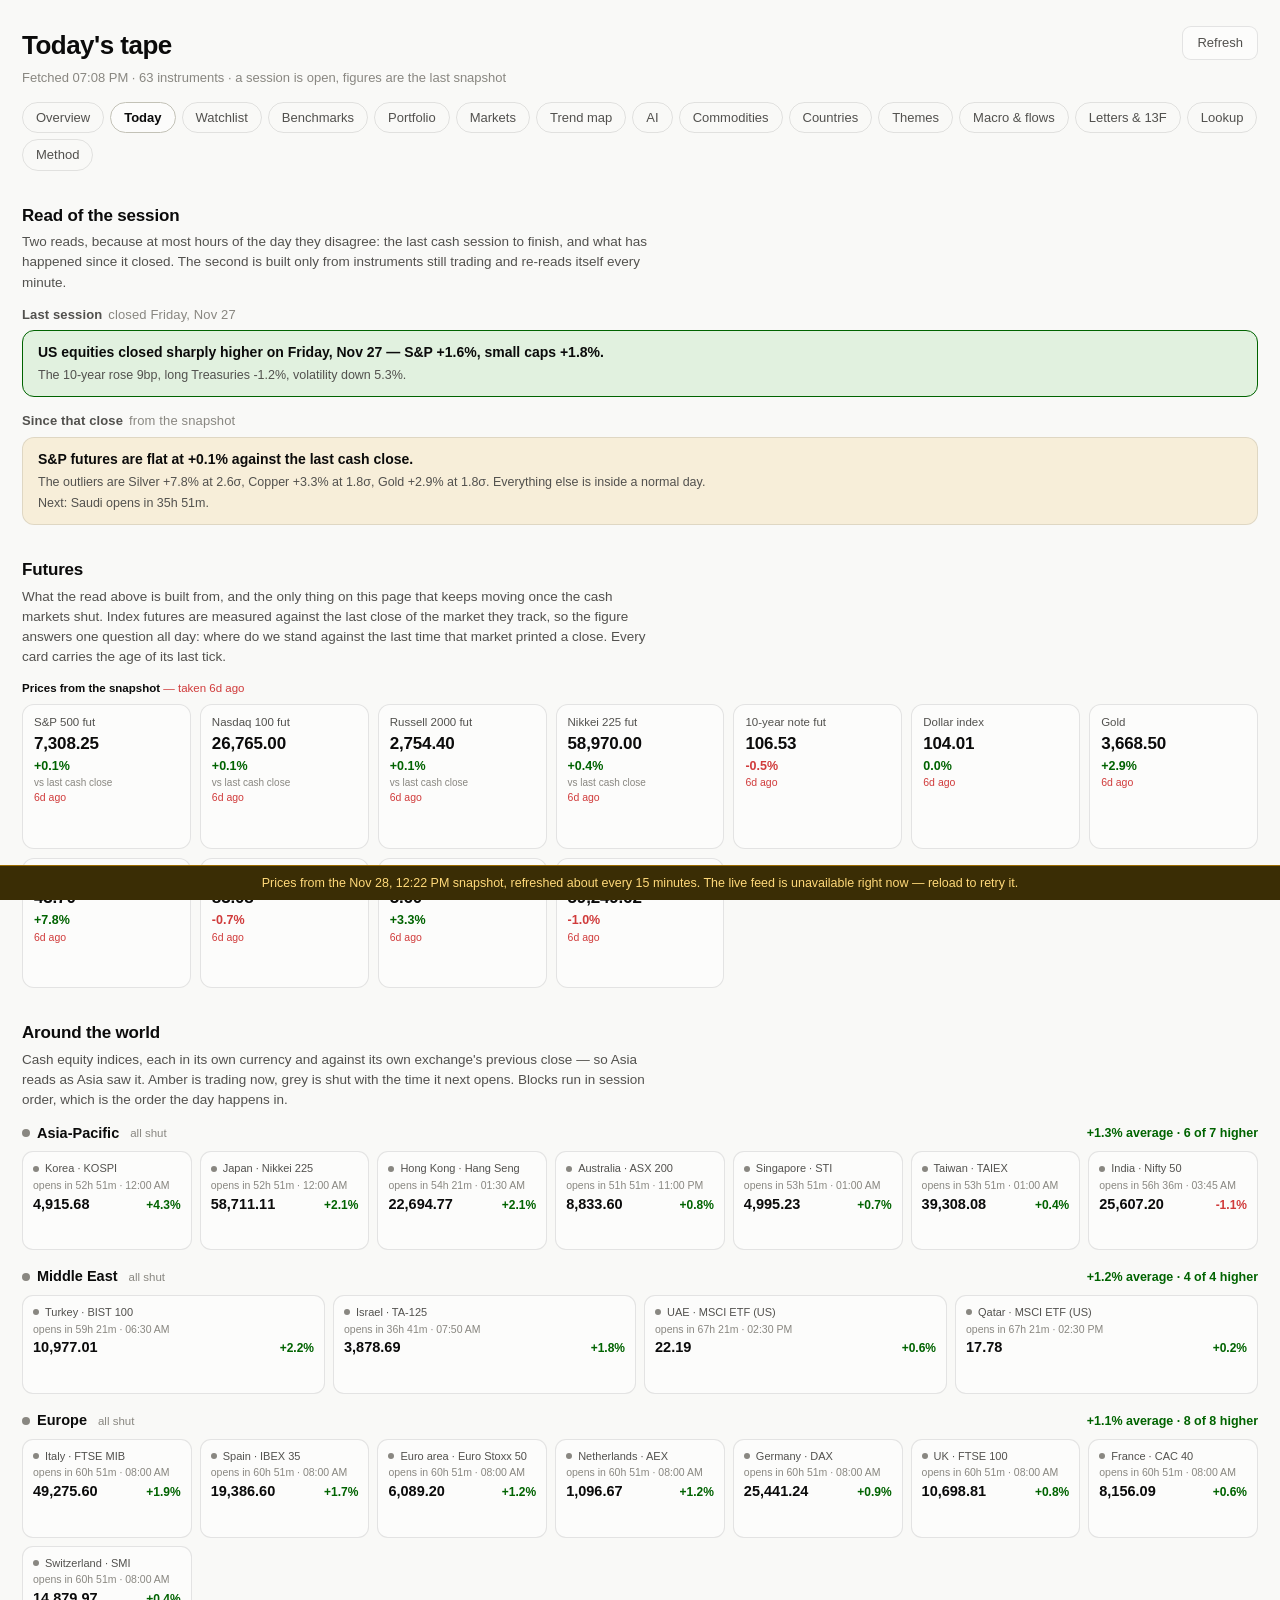
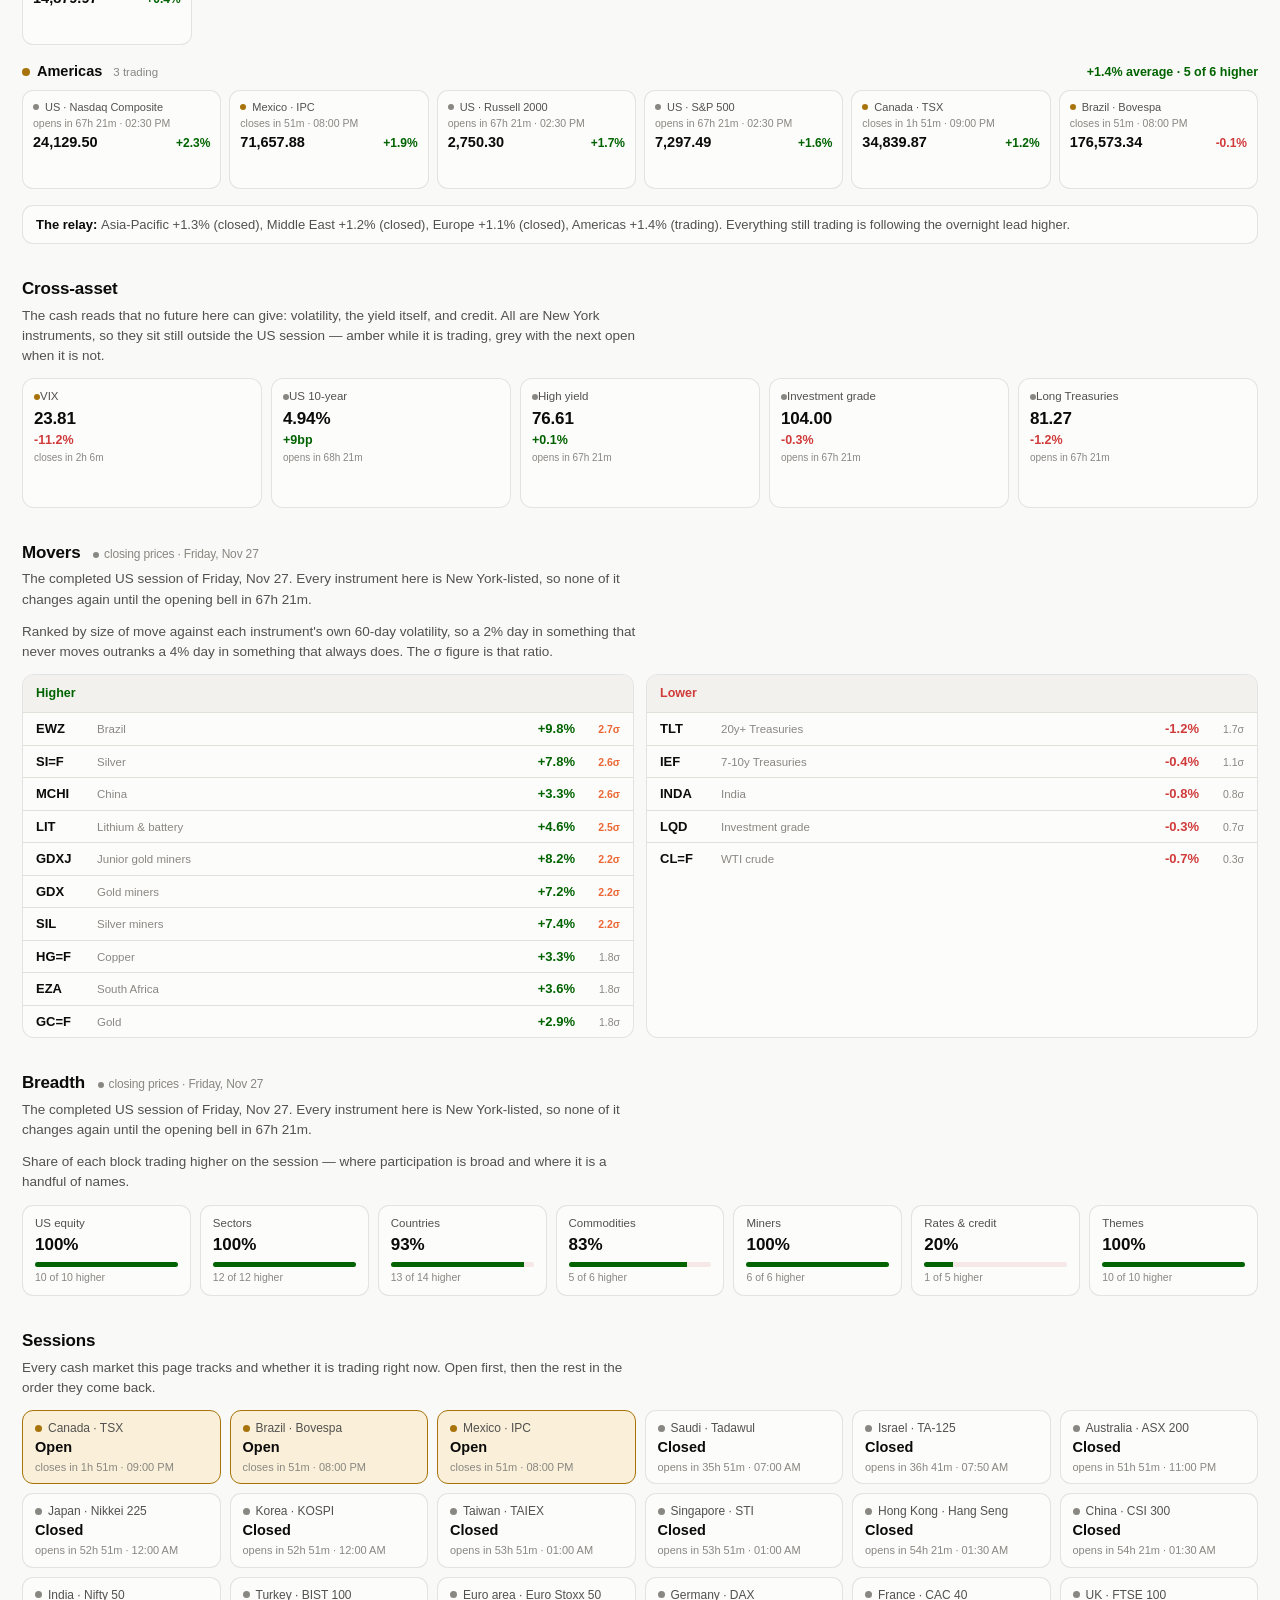
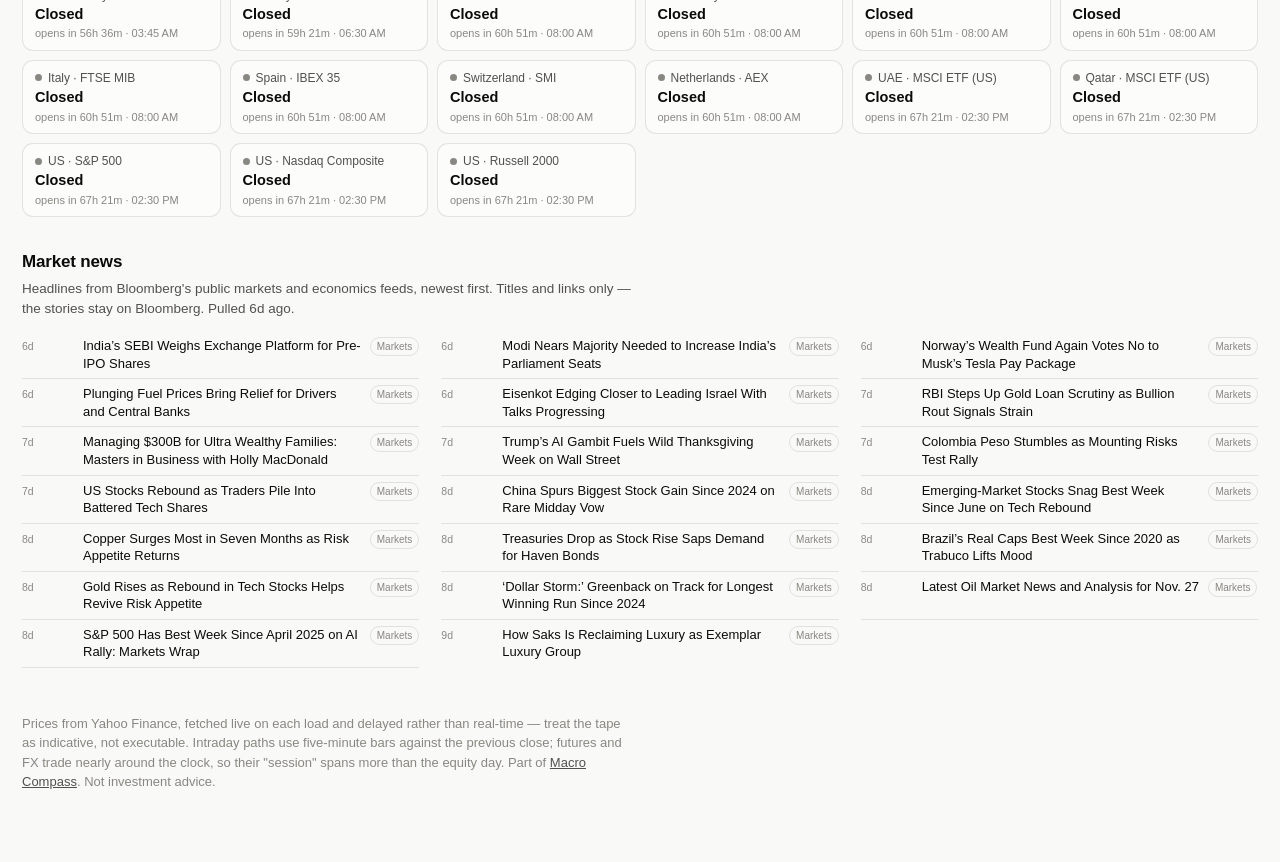
<file: docs/tape.html>
<!DOCTYPE html>
<html lang="en">
<head>
<meta charset="utf-8">
<meta name="viewport" content="width=device-width, initial-scale=1">
<title>Today's tape — Macro Compass</title>
<link rel="icon" href="favicon.svg" type="image/svg+xml">
<link rel="alternate icon" href="favicon.ico" sizes="any">
<meta name="theme-color" content="#0f1b2d">
<style>
  :root {
    color-scheme: light dark;
    --page:#f9f9f7; --surface-1:#fcfcfb; --surface-2:#f2f1ed;
    --text-primary:#0b0b0b; --text-secondary:#52514e; --text-muted:#898781;
    --grid:#e1e0d9; --baseline:#c3c2b7; --border:rgba(11,11,11,0.10);
    --series-1:#2a78d6; --series-2:#eb6834;
    --up:#006300; --down:#d03b3b;
    --on-bg:rgba(12,163,12,0.10); --off-bg:rgba(208,59,59,0.10);
    --mixed-bg:rgba(237,161,0,0.12);
    /* Market state, deliberately not green and red.
       Open and closed were drawn in the same two colours as up and down, and
       both appear inside one card — so a red dot beside a red percentage read
       as one fact stated twice rather than two separate ones. A market being
       open is not good news and a market being shut is not bad news; they are
       not that kind of fact. Amber for trading, grey for not, and neither says
       anything about direction. */
    --open:#a8730a; --open-bg:rgba(250,178,25,0.13); --shut:#898781;
  }
  @media (prefers-color-scheme: dark) {
    :root:where(:not([data-theme="light"])) {
      --page:#0d0d0d; --surface-1:#1a1a19; --surface-2:#232322;
      --text-primary:#fff; --text-secondary:#c3c2b7; --text-muted:#898781;
      --grid:#2c2c2a; --baseline:#383835; --border:rgba(255,255,255,0.10);
      --series-1:#3987e5; --series-2:#d95926;
      --up:#0ca30c; --down:#e66767;
      --on-bg:rgba(12,163,12,0.14); --off-bg:rgba(230,103,103,0.14);
      --mixed-bg:rgba(237,161,0,0.16);
      --open:#fab219; --open-bg:rgba(250,178,25,0.16); --shut:#898781;
    }
  }
  * { box-sizing:border-box; margin:0; }
  body { background:var(--page); color:var(--text-primary); font-size:15px; line-height:1.5;
    font-family:ui-sans-serif,-apple-system,"Segoe UI",Roboto,sans-serif;
    -webkit-font-smoothing:antialiased; }
  .wrap { max-width:1280px; margin:0 auto; padding:26px 22px 70px; }
  header { display:flex; justify-content:space-between; align-items:flex-start; gap:16px;
    flex-wrap:wrap; }
  h1 { font-size:26px; letter-spacing:-0.02em; }
  h2 { font-size:17px; margin:32px 0 4px; letter-spacing:-0.01em; }
  .stamp { color:var(--text-muted); font-size:13px; margin-top:3px; }
  .lede { color:var(--text-secondary); font-size:13.5px; max-width:84ch; margin-bottom:12px; }
  nav.pages { display:flex; gap:6px; margin-top:14px; flex-wrap:wrap; }
  nav.pages a { font-size:13px; color:var(--text-secondary); text-decoration:none;
    border:1px solid var(--border); border-radius:999px; padding:5px 13px; }
  nav.pages a:hover { color:var(--text-primary); border-color:var(--baseline); }
  nav.pages a.here { color:var(--text-primary); border-color:var(--baseline);
    background:var(--surface-1); font-weight:600; }
  #status { color:var(--text-muted); font-size:13.5px; margin-top:20px; }
  button.refresh { font:inherit; font-size:13px; color:var(--text-secondary);
    background:var(--surface-1); border:1px solid var(--border); border-radius:9px;
    padding:6px 14px; cursor:pointer; }
  button.refresh:hover { color:var(--text-primary); border-color:var(--baseline); }

  /* session clocks */
  .sessions { display:grid; grid-template-columns:repeat(auto-fit,minmax(170px,1fr)); gap:9px;
    margin-bottom:6px; }
  .sess { border:1px solid var(--border); border-radius:11px; padding:8px 12px;
    background:var(--surface-1); }
  .sess.open { border-color:var(--open); background:var(--open-bg); }
  .sess .sname { font-size:12px; color:var(--text-secondary); display:flex; align-items:center;
    gap:6px; }
  /* Amber trading, grey shut. Green and red were the first attempt and they
     collide with up and down, which sit in the same card — a red dot next to a
     red percentage reads as one fact stated twice instead of two facts. */
  .sess.shut .dot { background:var(--shut); }
  .sess .dot { width:7px; height:7px; border-radius:50%; background:var(--baseline);
    flex:none; }
  .sess.open .dot { background:var(--open); }
  .sess .sstate { font-size:14.5px; font-weight:650; }
  .sess .stime { font-size:11px; color:var(--text-muted); font-variant-numeric:tabular-nums; }
  /* What is actually feeding the strip below, named rather than implied. */
  .news { display:grid; grid-template-columns:repeat(auto-fill,minmax(310px,1fr)); gap:0 22px; }
  .nitem { display:flex; gap:9px; align-items:baseline; padding:6px 0;
           border-bottom:1px solid var(--border); }
  .nitem:last-child { border-bottom:0; }
  .nitem a { color:var(--text-primary); text-decoration:none; font-size:13px; line-height:1.35; }
  .nitem a:hover { text-decoration:underline; }
  .nwhen { font-size:10.5px; color:var(--text-muted); font-variant-numeric:tabular-nums;
           white-space:nowrap; flex:none; min-width:52px; }
  .nsec { font-size:10px; color:var(--text-muted); border:1px solid var(--border);
          border-radius:999px; padding:1px 6px; flex:none; }
  .readhead { font-size:13px; font-weight:640; color:var(--text-secondary); margin:14px 0 6px;
              letter-spacing:.01em; }
  .readhead:first-of-type { margin-top:4px; }
  .readhead .rstamp { font-weight:450; color:var(--text-muted); margin-left:6px; }
  /* The heading carries the state, because the sentence under it is easy to
     scroll past and these two sections look identical whether the prices in
     them are moving or three days old. */
  .h2stamp { font-size:12px; font-weight:500; color:var(--text-muted); margin-left:8px;
             white-space:nowrap; }
  .h2stamp .cdot { margin-right:5px; vertical-align:middle; }
  /* Freshness is a sentence, not a dot. Nothing here is coloured by state,
     because it is not a state — it is how old the numbers are. */
  .datafeed { font-size:11.5px; color:var(--text-secondary); margin:0 0 7px; }
  .datafeed b { font-weight:600; color:var(--text-primary); }
  .datafeed.stale { color:var(--down); }
  .feeds { display:flex; flex-wrap:wrap; gap:6px; margin:0 0 10px; }
  .feed { display:flex; align-items:center; gap:6px; font-size:11.5px; padding:4px 9px;
          border:1px solid var(--border); border-radius:999px; color:var(--text-secondary);
          white-space:nowrap; }
  /* Same rule as the market dots: grey is "shut", so "unknown" is an outline. */
  .feed .dot { width:6px; height:6px; border-radius:50%; background:transparent;
               box-shadow:inset 0 0 0 1.5px var(--baseline); flex:none; }
  .feed.on .dot, .feed.off .dot { box-shadow:none; }
  .feed.on   { border-color:color-mix(in srgb, var(--open) 45%, var(--border)); }
  .feed.on .dot { background:var(--open); }
  .feed.off .dot { background:var(--shut); }
  .feed b { font-weight:600; color:var(--text-primary); }
  .hcard .hbase { font-size:10px; color:var(--text-muted); }
  .hcard .hage { font-size:10.5px; color:var(--text-muted); font-variant-numeric:tabular-nums; }
  .hcard .hage.stale { color:var(--down); }

  /* headline strip with intraday paths */
  .heads { display:grid; grid-template-columns:repeat(auto-fit,minmax(158px,1fr)); gap:9px; }
  .hcard { background:var(--surface-1); border:1px solid var(--border); border-radius:12px;
    padding:9px 11px; }
  .hcard .hname { font-size:11.5px; color:var(--text-secondary); white-space:nowrap;
    overflow:hidden; text-overflow:ellipsis; }
  .hcard .hval { font-size:17px; font-weight:680; font-variant-numeric:tabular-nums;
    letter-spacing:-0.01em; }
  .hcard .hchg { font-size:12.5px; font-weight:640; font-variant-numeric:tabular-nums; }
  .hcard svg { width:100%; height:30px; display:block; margin-top:3px; }
  .up { color:var(--up); } .down { color:var(--down); }

  /* regional blocks */
  .region { margin-bottom:16px; }
  .rhead { display:flex; align-items:baseline; gap:11px; flex-wrap:wrap; margin-bottom:7px; }
  .rtitle { font-size:14.5px; font-weight:650; display:flex; align-items:center; gap:7px; }
  .rtitle .dot { width:8px; height:8px; border-radius:50%; background:var(--text-muted); }
  .rtitle .dot.on { background:var(--open); }
  /* Per-market state, on the card rather than only on the region heading. */
  .rcard .rname { display:flex; align-items:center; gap:6px; }
  /* Grey now means closed, so "we do not know the hours" cannot also be grey.
     An outline reads as an absent value rather than a state. */
  .cdot { width:6px; height:6px; border-radius:50%; background:transparent;
          box-shadow:inset 0 0 0 1.5px var(--baseline);
          flex:none; display:inline-block; }
  .cdot.on, .cdot.off { box-shadow:none; }
  .cdot.on { background:var(--open); }
  .cdot.off { background:var(--shut); }
  .rcard .rwhen { font-size:10.5px; color:var(--text-muted); font-variant-numeric:tabular-nums;
                  margin-top:1px; }
  .rstate { font-size:11.5px; color:var(--text-muted); }
  .ravg { font-size:12.5px; font-weight:640; margin-left:auto;
    font-variant-numeric:tabular-nums; }
  .rgrid { display:grid; grid-template-columns:repeat(auto-fit,minmax(152px,1fr)); gap:8px; }
  .rcard { background:var(--surface-1); border:1px solid var(--border); border-radius:11px;
    padding:8px 10px; }
  .rname { font-size:11px; color:var(--text-secondary); white-space:nowrap; overflow:hidden;
    text-overflow:ellipsis; }
  .rline { display:flex; align-items:baseline; gap:7px; }
  .rlast { font-size:14.5px; font-weight:670; font-variant-numeric:tabular-nums; }
  .rchg { font-size:12px; font-weight:640; font-variant-numeric:tabular-nums; margin-left:auto; }
  .rcard svg { width:100%; height:24px; display:block; margin-top:2px; }
  .handoff { font-size:13px; color:var(--text-secondary); background:var(--surface-1);
    border:1px solid var(--border); border-radius:11px; padding:9px 13px; margin-top:2px; }
  .handoff b { color:var(--text-primary); font-weight:650; }

  /* verdict banner */
  .verdict { border:1px solid var(--border); border-radius:12px; padding:11px 15px;
    font-size:14px; background:var(--surface-1); }
  .verdict.on { background:var(--on-bg); border-color:var(--up); }
  .verdict.off { background:var(--off-bg); border-color:var(--down); }
  .verdict.mixed { background:var(--mixed-bg); }
  .verdict b { font-weight:680; }
  .verdict .vsub { display:block; font-size:12.5px; color:var(--text-secondary); margin-top:3px; }

  /* movers */
  .movegrid { display:grid; grid-template-columns:1fr 1fr; gap:12px; }
  @media (max-width:820px) { .movegrid { grid-template-columns:1fr; } }
  .movebox { background:var(--surface-1); border:1px solid var(--border); border-radius:12px;
    overflow:hidden; }
  .movebox h3 { font-size:12.5px; font-weight:650; padding:9px 13px; margin:0;
    background:var(--surface-2); border-bottom:1px solid var(--grid); }
  .movebox.up h3 { color:var(--up); }
  .movebox.down h3 { color:var(--down); }
  .mrow { display:flex; align-items:baseline; gap:9px; padding:6px 13px;
    border-bottom:1px solid var(--grid); font-size:13px; }
  .mrow:last-child { border-bottom:none; }
  .mrow a { color:var(--text-primary); font-weight:600; text-decoration:none; flex:none;
    min-width:52px; }
  .mrow a:hover { text-decoration:underline; }
  .mrow .mn { color:var(--text-muted); font-size:11.5px; flex:1; overflow:hidden;
    text-overflow:ellipsis; white-space:nowrap; }
  .mrow .mc { font-weight:650; font-variant-numeric:tabular-nums; }
  .mrow .ms { font-size:10.5px; color:var(--text-muted); font-variant-numeric:tabular-nums;
    min-width:36px; text-align:right; }
  .mrow .ms.big { color:var(--series-2); font-weight:650; }

  /* breadth */
  .breadth { display:grid; grid-template-columns:repeat(auto-fit,minmax(165px,1fr)); gap:9px; }
  .bcard { background:var(--surface-1); border:1px solid var(--border); border-radius:11px;
    padding:9px 12px; }
  .bcard .bname { font-size:11.5px; color:var(--text-secondary); }
  .bcard .bval { font-size:17px; font-weight:680; font-variant-numeric:tabular-nums; }
  .bcard .bbar { height:5px; border-radius:3px; background:var(--off-bg); margin:5px 0 3px;
    overflow:hidden; }
  .bcard .bbar i { display:block; height:100%; background:var(--up); }
  .bcard .bsub { font-size:10.5px; color:var(--text-muted); }


  footer { margin-top:46px; font-size:13px; color:var(--text-muted); max-width:84ch; }
  footer a { color:var(--text-secondary); }
  #totop { position:fixed; right:18px; bottom:18px; z-index:40; width:40px; height:40px;
    border-radius:50%; border:1px solid #eda100; background:#eda100; color:#241a03;
    font-size:17px; font-weight:700; cursor:pointer; display:none; align-items:center;
    justify-content:center; box-shadow:0 4px 14px rgba(0,0,0,0.28); }
  #totop.show { display:flex; }
  #totop:hover { background:#fab219; border-color:#fab219; }
</style>
<link rel="stylesheet" href="mobile.css?v=20260927b">
<script src="mobile.js?v=20261012a" defer></script>
<script src="pricefloor.js?v=20260927b"></script>
<script src="links.js?v=20260927b"></script>
</head>
<body>
<div class="wrap">
  <header>
    <div>
      <h1>Today's tape</h1>
      <p class="stamp" id="stamp">Loading…</p>
    </div>
    <button class="refresh" id="refresh" type="button">Refresh</button>
  </header>
  <nav class="pages">
    <a href="./">Overview</a>
    <a href="tape.html" class="here">Today</a>
    <a href="watch.html">Watchlist</a>
    <a href="watch.html?set=benchmarks">Benchmarks</a>
    <a href="portfolio.html">Portfolio</a>
    <a href="markets.html">Markets</a>
    <a href="trend.html">Trend map</a>
    <a href="ai.html">AI</a>
    <a href="commodities.html">Commodities</a>
    <a href="countries.html">Countries</a>
    <a href="themes.html">Themes</a>
    <a href="macro.html">Macro &amp; flows</a>
    <a href="letters.html">Letters &amp; 13F</a>
    <a href="lookup.html">Lookup</a>
    <a href="method.html">Method</a>
  </nav>

  <p id="status">Fetching live prices…</p>

  <div id="content" hidden>
    <h2>Read of the session</h2>
    <p class="lede">Two reads, because at most hours of the day they disagree: the last cash
      session to finish, and what has happened since it closed. The second is built only from
      instruments still trading and re-reads itself every minute.</p>
    <h3 class="readhead" id="yhead">Last session</h3>
    <div id="verdict"></div>
    <h3 class="readhead" id="thead">Since that close</h3>
    <div id="verdictlive"></div>

    <h2>Futures</h2>
    <p class="lede">What the read above is built from, and the only thing on this page that keeps
      moving once the cash markets shut. Index futures are measured against the last close of the
      market they track, so the figure answers one question all day: where do we stand against the
      last time that market printed a close. Every card carries the age of its last tick.</p>
    <div id="datafeed"></div>
    <div class="heads" id="heads"></div>

    <h2>Around the world</h2>
    <p class="lede">Cash equity indices, each in its own currency and against its own exchange's
      previous close — so Asia reads as Asia saw it. Amber is trading now, grey is shut with the
      time it next opens. Blocks run in session order, which is the order the day happens in.</p>
    <div id="regions"></div>

    <h2>Cross-asset</h2>
    <p class="lede">The cash reads that no future here can give: volatility, the yield itself, and
      credit. All are New York instruments, so they sit still outside the US session — amber while
      it is trading, grey with the next open when it is not.</p>
    <div class="heads" id="cross"></div>


    <h2>Movers <span class="h2stamp" id="moversstamp"></span></h2>
    <p class="lede" id="moverssession"></p>
    <p class="lede">Ranked by size of move against each instrument's own 60-day volatility, so a
      2% day in something that never moves outranks a 4% day in something that always does. The
      σ figure is that ratio.</p>
    <div class="movegrid" id="movers"></div>

    <h2>Breadth <span class="h2stamp" id="breadthstamp"></span></h2>
    <p class="lede" id="breadthsession"></p>
    <p class="lede">Share of each block trading higher on the session — where participation is
      broad and where it is a handful of names.</p>
    <div class="breadth" id="breadth"></div>


    <h2>Sessions</h2>
    <p class="lede">Every cash market this page tracks and whether it is trading right now. Open
      first, then the rest in the order they come back.</p>
    <div class="sessions" id="sessions"></div>

    <h2>Market news</h2>
    <p class="lede" id="newslede">Headlines from Bloomberg's public markets and economics feeds,
      newest first. Titles and links only — the stories stay on Bloomberg.</p>
    <div id="news" class="news"></div>
  </div>

  <footer>
    <p>Prices from Yahoo Finance, fetched live on each load and delayed rather than real-time —
      treat the tape as indicative, not executable. Intraday paths use five-minute bars against the
      previous close; futures and FX trade nearly around the clock, so their "session" spans more
      than the equity day. Part of <a href="./">Macro Compass</a>. Not investment advice.</p>
  </footer>
</div>

<script>
"use strict";
(async function () {
  const $ = s => document.querySelector(s);
  const h = (tag, cls, text) => {
    const n = document.createElement(tag);
    if (cls) n.className = cls;
    if (text !== undefined) n.textContent = text;
    return n;
  };
  const PROXIES = [
    /* Yahoo sends no access-control-allow-origin, so every price on this site
       reaches the browser through one of these. They are free, public and
       therefore mortal: on 2026-08-23 corsproxy.io began answering 401 to
       everyone without a paid key and allorigins went to 522, and because
       corsproxy.io was FIRST in this list every request on every page spent
       its first attempt on a guaranteed failure before falling through to a
       proxy that was also down. Nothing loaded anywhere.

       Ordered by what was measured working that day, dead ones removed. Each
       is tried in turn, so the cost of one being slow is bounded by the next
       one succeeding — but none of them is dependable on its own, which is
       why data/prices.json exists as a floor beneath all of them. */
    u => "https://macro-compass-proxy.joe-edessa.workers.dev/?url=" + encodeURIComponent(u),
    u => "https://api.cors.lol/?url=" + encodeURIComponent(u),
    u => "https://api.allorigins.win/raw?url=" + encodeURIComponent(u),
    u => "https://api.codetabs.com/v1/proxy?quest=" + encodeURIComponent(u),
  ];
  /* Straight to the chart. A ticker on this site is something you want to look
     at, not read a summary of, and the summary page was one more click away
     from the thing you actually opened it for. Verified in a browser rather
     than with curl, which Yahoo answers 404 for every non-US symbol. */
  const YQ = window.YCHART;   // see links.js
  const fmt = (v, d = 1) => v == null || !isFinite(v) ? "–"
    : v.toLocaleString("en-US", { minimumFractionDigits: d, maximumFractionDigits: d });
  const pct = v => v == null ? "–" : (v > 0 ? "+" : "") + fmt(v) + "%";
  const css = n => getComputedStyle(document.documentElement).getPropertyValue(n).trim();

  /* The instruments that set the tone, drawn intraday. Yields are quoted in
     index points on Yahoo, so their "percent change" is a change in the yield
     itself — flagged so it is never read as a price move. */
  /* Two lists, because they answer different questions and were answering them
     together and badly.

     One list of ten sat under "Cross-asset" and was read as today's tape. Half
     of it could not be: SPY, QQQ, IWM, the VIX and the ten-year are cash
     instruments that stop trading at 16:00 New York, so opening the page on a
     Monday morning in Europe showed Friday's closes with no indication they
     were three days old. Measured at the time of writing, the VIX and the
     ten-year had last ticked fifty-seven hours earlier and were shown beside
     gold, which had ticked ten minutes earlier, in identical cards.

     SETTLED is the completed session and says so. LIVE is what is trading
     right now — index futures rather than the ETFs that track them, a note
     future rather than the cash yield — and for a reader in Europe or Asia
     that is the difference between a page that is three days stale and one
     that is ten minutes old. */
  const SETTLED = [
    ["SPY", "S&P 500"], ["QQQ", "Nasdaq 100"], ["IWM", "Russell 2000"],
    ["^VIX", "VIX", "level"], ["^TNX", "US 10-year", "yield"],
    ["HYG", "High yield"], ["TLT", "Long Treasuries"],
  ];
  /* Cross-asset in cash, and only what no future on this page already covers.
     Equities, the dollar, the metals, oil and crypto are all in the futures
     strip and continuous; repeating them here in ETF form would be the same
     exposure twice, which is the duplication that got the yesterday/today card
     split thrown out. What is left is genuinely cash-only: volatility, the
     yield itself rather than the note contract, and credit. All New York
     instruments, so all of them sit still outside the US session — which is
     what the state dot is for. */
  const CROSS = [
    ["^VIX", "VIX", "level"], ["^TNX", "US 10-year", "yield"],
    ["HYG", "High yield"], ["LQD", "Investment grade"], ["TLT", "Long Treasuries"],
  ];
  /* Nikkei futures are the only market outside the US we can read overnight,
     and it is worth knowing why, because it decides what is ever possible here.
     Everything Yahoo serves as a future is CME Group — the equity indices, the
     note, gold, crude, copper, the euro. Eurex (Euro Stoxx, DAX), ICE Europe
     (FTSE) and HKEX (Hang Seng) return nothing at all, and the exchanges' own
     endpoints refuse: CME answers 403 "IP blocked due to suspected web
     scraping", Eurex 404, Stooq is dead for every symbol including known-good
     ones. That is a licensing boundary rather than a technical one — Yahoo
     redistributes CME and does not redistribute the rest — so Europe and Asia
     ex-Japan have no overnight read at any price this project is willing to
     pay, and their cards show the last cash close with its age instead.

     NIY over NKD: both are the CME's Nikkei contract, NIY in yen and NKD in
     dollars. Yen, because prices on this site stay in the currency they are
     listed in. */
  const LIVE = [
    ["ES=F", "S&P 500 fut"], ["NQ=F", "Nasdaq 100 fut"], ["RTY=F", "Russell 2000 fut"],
    ["NIY=F", "Nikkei 225 fut"],
    ["ZN=F", "10-year note fut"], ["DX-Y.NYB", "Dollar index"], ["GC=F", "Gold"],
    ["SI=F", "Silver"], ["CL=F", "WTI crude"], ["HG=F", "Copper"], ["BTC-USD", "Bitcoin"],
  ];
  // Everything either strip needs fetched, plus what the verdict reads.
  const HEADLINE = [...new Map(SETTLED.concat(LIVE, CROSS).map(x => [x[0], x])).values()];
  /* The tape reads as a relay: Asia sets the tone, Europe picks it up, the US
     closes the loop. Each block is that region's own indices in their own
     currency — never converted, so what you see is what a local saw. */
  const REGIONS = [
    { name: "Asia-Pacific", clock: "^N225", members: [
      ["^N225", "Japan · Nikkei 225"], ["^HSI", "Hong Kong · Hang Seng"],
      ["000300.SS", "China · CSI 300"], ["^KS11", "Korea · KOSPI"],
      ["^TWII", "Taiwan · TAIEX"], ["^NSEI", "India · Nifty 50"],
      ["^AXJO", "Australia · ASX 200"], ["^STI", "Singapore · STI"],
    ] },
    /* Between Asia and Europe, because that is when it trades: Riyadh and
       Istanbul both open around 07:00 UTC, an hour ahead of Frankfurt.

       Saudi, Turkey and Israel are the real thing — local index, local
       currency, local session. The UAE and Qatar are not: Yahoo carries no
       working index for either, and none of the local tickers tried
       (^ADSMI, ^DFMGI, ^QSI, EMAAR.DU, IHC.AD and the rest) return a series.
       What does work is the US-listed country ETF, so that is what these two
       are, and the label says so — they are quoted in dollars on New York
       hours, which means they show how New York repriced the Gulf rather than
       how the Gulf traded. Useful, but not the same claim the other cards
       make, and worth reading differently — which is why "(US)" is in their
       names and why the shared description above is left alone. The Gulf is a
       secondary read here and does not get to qualify a sentence that is true
       of every other market on the page. */
    { name: "Middle East", clock: "^TASI.SR", members: [
      ["^TASI.SR", "Saudi · Tadawul"], ["XU100.IS", "Turkey · BIST 100"],
      ["^TA125.TA", "Israel · TA-125"],
      ["UAE", "UAE · MSCI ETF (US)"], ["QAT", "Qatar · MSCI ETF (US)"],
    ] },
    { name: "Europe", clock: "^GDAXI", members: [
      ["^STOXX50E", "Euro area · Euro Stoxx 50"], ["^GDAXI", "Germany · DAX"],
      ["^FCHI", "France · CAC 40"], ["^FTSE", "UK · FTSE 100"],
      ["FTSEMIB.MI", "Italy · FTSE MIB"], ["^IBEX", "Spain · IBEX 35"],
      ["^SSMI", "Switzerland · SMI"], ["^AEX", "Netherlands · AEX"],
    ] },
    { name: "Americas", clock: "SPY", members: [
      ["^GSPC", "US · S&P 500"], ["^IXIC", "US · Nasdaq Composite"],
      ["^RUT", "US · Russell 2000"], ["^GSPTSE", "Canada · TSX"],
      ["^BVSP", "Brazil · Bovespa"], ["^MXX", "Mexico · IPC"],
    ] },
  ];
  /* Cash equity sessions worth a clock, each represented by a local index. */
  const SESSIONS = [
    ["Tokyo", "^N225"], ["London", "^FTSE"], ["Frankfurt", "^GDAXI"], ["New York", "SPY"],
  ];
  /* Breadth and movers universe: broad enough to be a real read on the day,
     small enough to stay one round of requests. */
  const TAPE = [
    ["SPY", "S&P 500", "US equity"], ["QQQ", "Nasdaq 100", "US equity"],
    ["IWM", "Russell 2000", "US equity"], ["DIA", "Dow Jones", "US equity"],
    ["RSP", "S&P equal weight", "US equity"], ["MAGS", "Magnificent 7", "US equity"],
    ["IVE", "Large value", "US equity"], ["IVW", "Large growth", "US equity"],
    ["IJH", "Mid caps", "US equity"], ["IJR", "Small caps", "US equity"],
    ["XLK", "Technology", "Sectors"], ["SMH", "Semiconductors", "Sectors"],
    ["XLF", "Financials", "Sectors"], ["XLY", "Discretionary", "Sectors"],
    ["XLI", "Industrials", "Sectors"], ["XLE", "Energy", "Sectors"],
    ["XLB", "Materials", "Sectors"], ["XLC", "Communications", "Sectors"],
    ["XLV", "Health care", "Sectors"], ["XLP", "Staples", "Sectors"],
    ["XLU", "Utilities", "Sectors"], ["XLRE", "Real estate", "Sectors"],
    ["EWJ", "Japan", "Countries"], ["EWG", "Germany", "Countries"],
    ["EWU", "United Kingdom", "Countries"], ["EWQ", "France", "Countries"],
    ["MCHI", "China", "Countries"], ["EWT", "Taiwan", "Countries"],
    ["EWY", "South Korea", "Countries"], ["INDA", "India", "Countries"],
    ["EWZ", "Brazil", "Countries"], ["EWC", "Canada", "Countries"],
    ["EWA", "Australia", "Countries"], ["EZA", "South Africa", "Countries"],
    ["ACWI", "World", "Countries"], ["EEM", "Emerging markets", "Countries"],
    ["GC=F", "Gold", "Commodities"], ["SI=F", "Silver", "Commodities"],
    ["HG=F", "Copper", "Commodities"], ["CL=F", "WTI crude", "Commodities"],
    ["BCI", "Broad commodities", "Commodities"], ["URA", "Uranium", "Commodities"],
    ["GDX", "Gold miners", "Miners"], ["GDXJ", "Junior gold miners", "Miners"],
    ["SIL", "Silver miners", "Miners"], ["COPX", "Copper miners", "Miners"],
    ["XME", "Metals & mining", "Miners"], ["REMX", "Rare earths", "Miners"],
    ["TLT", "20y+ Treasuries", "Rates & credit"], ["IEF", "7-10y Treasuries", "Rates & credit"],
    ["HYG", "High yield", "Rates & credit"], ["LQD", "Investment grade", "Rates & credit"],
    ["STIP", "Short TIPS", "Rates & credit"],
    ["BOTZ", "Robotics", "Themes"], ["ARKX", "Space", "Themes"], ["XBI", "Biotech", "Themes"],
    ["ITA", "Defence", "Themes"], ["NLR", "Nuclear", "Themes"], ["PAVE", "Infrastructure", "Themes"],
    ["GRID", "Grid", "Themes"], ["LIT", "Lithium & battery", "Themes"],
    ["AIQ", "Artificial intelligence", "Themes"], ["MOO", "Agribusiness", "Themes"],
  ];
  const BLOCKS = ["US equity", "Sectors", "Countries", "Commodities", "Miners",
                  "Rates & credit", "Themes"];

  async function proxied(url) {
    let err;
    for (const w of PROXIES) {
      try {
        const r = await fetch(w(url), { cache: "no-store" });
        if (!r.ok) throw new Error("HTTP " + r.status);
        return await r.json();
      } catch (e) { err = e; }
    }
    throw err;
  }
  /* One fetch shape for both passes: daily bars carry the previous close and
     enough history for a volatility baseline; 5-minute bars carry the path. */
  async function fetchSpark(symbols, range, interval) {
    const chunks = [];
    for (let i = 0; i < symbols.length; i += 10) chunks.push(symbols.slice(i, i + 10));
    const res = await Promise.all(chunks.map(async c => {
      try {
        return (await proxied("https://query1.finance.yahoo.com/v7/finance/spark?symbols=" +
          c.map(encodeURIComponent).join(",") + "&range=" + range + "&interval=" + interval))
          .spark?.result || [];
      } catch { return []; }
    }));
    const out = {};
    for (const row of res.flat()) {
      const resp = row.response?.[0];
      const closes = resp?.indicators?.quote?.[0]?.close, stamps = resp?.timestamp;
      if (!closes || !stamps) continue;
      const pts = [];
      for (let i = 0; i < stamps.length; i++) {
        if (closes[i] != null) pts.push([stamps[i], closes[i]]);
      }
      if (pts.length) out[row.symbol] = { pts, meta: resp.meta || {} };
    }
    return out;
  }

  const nowSec = () => Date.now() / 1000;
  /* A market is open when the exchange's own regular session brackets now. */
  function sessionState(meta) {
    const reg = meta?.currentTradingPeriod?.regular;
    if (!reg) return null;
    const n = nowSec();
    let start = reg.start, end = reg.end, stale = false;

    /* A trading period that has already ended is a stale reference, not a shut
       market. Yahoo rolls this forward at its own pace and not in step across
       exchanges: at 05:35 on a Monday it had already moved the DAX to Monday's
       session while still reporting Friday's for the FTSE, both of which open
       at 07:00 UTC. Believing it means this page would print "Closed" through
       a London morning if the roll came late — which is the same failure as
       announcing every session shut while Tokyo traded, arriving by a
       different route, so it is not left to Yahoo's timing.

       Rebuilt from the exchange's own hours instead, which the stale block
       still states correctly: an open at 08:00 London time is an open at 08:00
       London time whichever day it was read from. Prices are untouched by any
       of this — they come from the quote series and update on the bell. */
    if (end < n && window.PRICEFLOOR && window.PRICEFLOOR.hoursFromPeriod) {
      const hrs = window.PRICEFLOOR.hoursFromPeriod(
        meta.exchangeTimezoneName || meta.exchangeTz, reg.start, reg.end);
      const p = hrs && window.PRICEFLOOR.sessionFromHours(hrs);
      if (p) { start = p.start; end = p.end; stale = true; }
    }
    return { open: n >= start && n < end, start, end,
             /* True when the hours were rebuilt from the snapshot rather than
                read live, which means holidays are not accounted for. Carried
                to the card so the page can say so instead of implying it
                watched the bell. */
             derived: !!meta.sessionDerived || stale };
  }
  const clock = epoch => new Date(epoch * 1000)
    .toLocaleTimeString([], { hour: "2-digit", minute: "2-digit" });
  const dur = secs => {
    const m = Math.max(0, Math.round(secs / 60));
    return m >= 60 ? Math.floor(m / 60) + "h " + (m % 60) + "m" : m + "m";
  };

  const status = $("#status");
  let DAILY = {}, INTRA = {};

  /* A quiet reload leaves the page on screen and swaps the numbers underneath.
     The first pass has to blank the page because there is nothing to show yet;
     a refresh sixty seconds later must not, or the tape blinks out every minute
     and reading it becomes impossible. */
  async function load(quiet) {
    if (!quiet) {
      status.hidden = false;
      status.textContent = "Fetching live prices…";
      $("#content").hidden = true;
    }
    const syms = [...new Set(TAPE.map(t => t[0]).concat(HEADLINE.map(x => x[0]),
      SESSIONS.map(s => s[1]), REGIONS.flatMap(r => r.members.map(m => m[0])),
      // The cash indices the futures are measured against. ^NDX is here and
      // nowhere else on the page, so leaving this to the other lists would
      // have silently disabled the Nasdaq baseline.
      Object.values(CASH_FOR)))];
    // 6 months of daily bars: previous close plus a 60-day volatility baseline.
    const daily = await fetchSpark(syms, "6mo", "1d");
    if (!Object.keys(daily).length) {
      // A failed refresh keeps the last good tape rather than wiping it.
      if (!quiet) status.textContent = "Could not reach the price feed. Reload in a moment.";
      return;
    }
    DAILY = daily;
    // Regional indices need the intraday pass as well: their session change is
    // the last five-minute bar against the exchange's own previous close.
    const intraSyms = [...new Set(HEADLINE.map(x => x[0])
      .concat(REGIONS.flatMap(r => r.members.map(m => m[0])), Object.values(CASH_FOR)))];
    INTRA = await fetchSpark(intraSyms, "1d", "5m");
    status.hidden = true;
    $("#content").hidden = false;
    render();
  }

  /* Headlines are their own request against a committed file, so a news
     failure cannot take the prices down with it and a price failure cannot
     blank the headlines. Nothing here is fetched from Bloomberg by the
     browser — the file is built server-side, which is what keeps CORS and a
     proxy out of the path. */
  async function loadNews() {
    let data;
    try {
      const r = await fetch("data/news.json?t=" + Date.now(), { cache: "no-store" });
      if (!r.ok) throw new Error(r.status);
      data = await r.json();
    } catch {
      $("#newslede").textContent =
        "Headlines are unavailable right now. Everything else on this page is unaffected.";
      return;
    }
    const items = (data.items || []).slice(0, 24);
    if (!items.length) return;
    const box = $("#news");
    box.textContent = "";
    for (const it of items) {
      const row = h("div", "nitem");
      row.appendChild(h("span", "nwhen", it.at ? ago(it.at) : "–"));
      const a = h("a", null, it.t);
      a.href = it.u; a.target = "_blank"; a.rel = "noopener noreferrer";
      row.appendChild(a);
      row.appendChild(h("span", "nsec", it.s));
      box.appendChild(row);
    }
    const a = data.generated_at ? ago(data.generated_at) : null;
    const stamp = !a ? "" : a === "just now" ? " Pulled just now." : " Pulled " + a + " ago.";
    $("#newslede").textContent =
      "Headlines from Bloomberg's public markets and economics feeds, newest first. " +
      "Titles and links only — the stories stay on Bloomberg." + stamp;
  }

  function ago(iso) {
    const secs = Math.max(0, nowSec() - Math.floor(new Date(iso).getTime() / 1000));
    const m = Math.round(secs / 60);
    if (m < 1) return "just now";
    if (m < 60) return m + "m";
    const hrs = Math.round(m / 60);
    return hrs < 48 ? hrs + "h" : Math.round(hrs / 24) + "d";
  }

  /* The live read says it re-reads itself every minute, so it has to.

     Paused while the tab is hidden, because a backgrounded page polling a
     proxy every minute for a day is rude to the worker and buys the reader
     nothing — and refreshed immediately on return, so coming back to the tab
     never shows a stale minute. */
  let timer = null, newsTimer = null;
  function startAutoRefresh() {
    if (timer) clearInterval(timer);
    timer = setInterval(() => { if (!document.hidden) load(true); }, 60000);
    /* Headlines were fetched once, at load, and never again — so a tab left
       open all morning showed the same news at noon that it showed at eight,
       whatever the file behind it said. Five minutes rather than one, because
       the file itself only changes every fifteen. */
    if (newsTimer) clearInterval(newsTimer);
    newsTimer = setInterval(() => { if (!document.hidden) loadNews(); }, 300000);
  }
  document.addEventListener("visibilitychange", () => {
    if (!document.hidden) { load(true); loadNews(); }
  });
  startAutoRefresh();
  loadNews();

  /* Today's move against the previous close, plus how big that is relative to
     the instrument's own recent daily range. */
  function dayOf(sym) {
    const d = DAILY[sym];
    if (!d || d.pts.length < 3) return null;

    /* Price and reference are taken from the same source, never mixed.
       The intraday feed carries the exchange's own previousClose; the daily
       feed does not, and falling back to "the bar before last" is only correct
       for instruments whose session matches the calendar day.

       Gold is where that broke. Yahoo cuts GC=F daily bars at midnight New
       York while the contract settles at 17:00, so the bar labelled Thursday
       closed at 4609.7 against a real settlement of 4664.0 — and measuring
       Friday against the bar read +0.5% on a day gold was down 0.8%. Bitcoin
       inverted the same way and copper was out by a factor of sixteen, while
       every equity stayed correct, which is why it went unseen.

       Pairing is the part that matters: taking the reference from the intraday
       meta and the price from the daily bar would be a different pair of
       conventions subtracted from each other, which is the original bug wearing
       a hat. Both come from the intraday feed or neither does. */
    const it = INTRA[sym];
    let last, prev;
    if (it && it.meta && it.meta.previousClose != null &&
        it.meta.regularMarketPrice != null) {
      last = it.meta.regularMarketPrice;
      prev = it.meta.previousClose;
    } else {
      last = d.pts[d.pts.length - 1][1];
      prev = d.meta.previousClose != null ? d.meta.previousClose
           : d.pts[d.pts.length - 2][1];
    }
    if (!prev) return null;
    const chg = (last / prev - 1) * 100;
    // 60-day daily-return standard deviation as the yardstick
    const rets = [];
    const tail = d.pts.slice(-61);
    for (let i = 1; i < tail.length; i++) rets.push(tail[i][1] / tail[i - 1][1] - 1);
    const mean = rets.reduce((a, b) => a + b, 0) / (rets.length || 1);
    const sd = Math.sqrt(rets.reduce((a, b) => a + (b - mean) ** 2, 0) / (rets.length || 1)) * 100;
    return { last, prev, chg, sd, sigma: sd ? chg / sd : null, state: sessionState(d.meta) };
  }

  /* Session change for a regional index. The intraday feed carries the
     exchange's own previousClose, which is the correct reference even when the
     market is shut — the daily feed is the fallback. */
  function sessionMove(sym) {
    const it = INTRA[sym];
    if (it && it.pts.length && it.meta.previousClose) {
      const last = it.pts[it.pts.length - 1][1];
      return { last, chg: (last / it.meta.previousClose - 1) * 100, live: true };
    }
    const d = dayOf(sym);
    return d ? { last: d.last, chg: d.chg, live: false } : null;
  }

  /* An index future measured against the cash market it tracks, not against
     its own prior settlement.

     Yahoo's previousClose for a future is that contract's last settlement, and
     for the CME Nikkei that lands at 21:00 UTC — fifteen hours after Tokyo
     shuts, late enough to have priced a US afternoon that Tokyo never saw. On
     the Friday in question it settled at 65,780 against a Tokyo cash close of
     66,405, so the same instrument read +1.0% while Japanese equities were
     down 0.14% on the day. Both figures are correct against their own
     reference and they answer different questions; printed side by side, one
     of them is simply read as the other.

     This is the gold error again in a new instrument — a price and a reference
     taken from two different conventions and subtracted. It stayed invisible
     in the US futures because the S&P contract settles at the same hour the
     cash index closes, so the two references agree to within a basis point or
     two and nothing looked wrong.

     The baseline is the last completed cash close: the previous close while
     that market is trading, the latest close while it is shut. Both cases give
     the same sentence — "this is where the future stands against the last time
     the cash market printed a close" — which is the question this page exists
     to answer. */
  /* NQ tracks the Nasdaq 100, so its cash index is ^NDX. Pairing it with
     ^IXIC, the Composite, printed +11.8% — two different indices at two
     different levels, subtracted. It was obvious only because the number was
     absurd; a wrong pairing between two indices of similar size would have
     produced something entirely believable, which is the case the check below
     exists for. */
  const CASH_FOR = { "ES=F": "^GSPC", "NQ=F": "^NDX", "RTY=F": "^RUT", "NIY=F": "^N225" };

  /* A future and the index it tracks sit within a fraction of a percent of one
     another — measured at the time of writing: S&P -0.01%, Nasdaq +0.27%,
     Russell +0.20%, Nikkei +0.16%. Five percent is far outside anything carry
     explains, so it does not mean the market has moved; it means the pair is
     wrong. In that case the cash baseline is refused rather than used, and the
     card falls back to the contract's own reference without claiming a
     comparison it cannot make. */
  const MAX_BASIS = 5;

  function cashBaseline(sym) {
    const cash = CASH_FOR[sym];
    if (!cash) return null;
    const d = dayOf(cash), f = dayOf(sym);
    if (!d || !f) return null;
    const cd = DAILY[cash], st = cd && sessionState(cd.meta);

    /* Whether the cash index has actually printed this session, rather than
       whether the clock says it should have.

       The rule was "trading: use the previous close; shut: use the last one",
       taken from session state alone. Three minutes after the New York open
       that was wrong for the Russell: the session said open, but ^RUT had not
       ticked since Friday — small-cap indices lag the bell — so its last value
       was still Friday's close and its previousClose was therefore Thursday's.
       Measuring the future against Thursday printed -1.50% when the honest
       figure was -0.11%. A whole session of drift, presented as the day's move,
       for the twenty-odd minutes it takes the index to wake up.

       So it is decided by the data: if the index's last tick falls inside the
       current session it is live and the baseline is its previous close; if the
       tick predates the session start it has not opened yet, and its last value
       IS the previous close. */
    const tick = (cd && cd.meta && cd.meta.regularMarketTime) ||
                 (cd && cd.pts.length && cd.pts[cd.pts.length - 1][0]);
    const printed = st && st.open && tick != null && tick >= st.start;
    const base = printed ? d.prev : d.last;
    if (base == null || !(base > 0)) return null;
    if (Math.abs(f.last / base - 1) * 100 > MAX_BASIS) {
      console.warn("tape: " + sym + " and " + cash + " are " +
        (f.last / base - 1 > 0 ? "+" : "") + ((f.last / base - 1) * 100).toFixed(1) +
        "% apart — not a valid pair, falling back to the contract's own close");
      return null;
    }
    return { base, cash, open: !!(st && st.open) };
  }

  function sparkPath(sym, chg) {
    const d = INTRA[sym];
    const NS = "http://www.w3.org/2000/svg";
    const svg = document.createElementNS(NS, "svg");
    const w = 150, hgt = 30;
    svg.setAttribute("viewBox", "0 0 " + w + " " + hgt);
    svg.setAttribute("preserveAspectRatio", "none");
    if (!d || d.pts.length < 2) return svg;
    const base = d.meta.previousClose ?? d.pts[0][1];
    const v = d.pts.map(p => p[1]);
    const lo = Math.min(base, ...v), hi = Math.max(base, ...v);
    const x = i => (i / (v.length - 1)) * w;
    const y = val => hi === lo ? hgt / 2 : 1 + (1 - (val - lo) / (hi - lo)) * (hgt - 2);
    // previous close as the zero line: the whole point is distance from it
    const zero = document.createElementNS(NS, "line");
    zero.setAttribute("x1", 0); zero.setAttribute("x2", w);
    zero.setAttribute("y1", y(base)); zero.setAttribute("y2", y(base));
    zero.setAttribute("stroke", css("--baseline"));
    zero.setAttribute("stroke-width", "1");
    zero.setAttribute("stroke-dasharray", "2 3");
    svg.appendChild(zero);
    const path = document.createElementNS(NS, "path");
    path.setAttribute("d", v.map((val, i) => (i ? "L" : "M") + x(i).toFixed(1) + " " +
      y(val).toFixed(1)).join(""));
    path.setAttribute("fill", "none");
    path.setAttribute("stroke", css(chg >= 0 ? "--up" : "--down"));
    path.setAttribute("stroke-width", "1.5");
    svg.appendChild(path);
    return svg;
  }

  function render() {
    let futuresFresh = false, servingSnapshot = false;
    // ---------- sessions ----------
    const sbox = $("#sessions");
    sbox.textContent = "";
    let anyOpen = false, anyState = false, anyDerived = false;
    /* Every market the page tracks, not four cities standing in for the world.
       Four cards described four exchanges and said nothing about the twenty-odd
       others on the page, several of which keep their own hours — Taiwan shuts
       an hour before the rest of Asia, the Gulf trades Sunday to Thursday.
       Open first, then the rest by how soon they come back, so the top of the
       list is always what is live and the order below it is the order the day
       arrives in. */
    const allMarkets = REGIONS.flatMap(R => R.members.map(([sym, label]) => {
      const d = DAILY[sym], st = d && sessionState(d.meta);
      return { sym, name: label, st };
    })).filter(m => m.st || DAILY[m.sym]);
    allMarkets.sort((a, b) => {
      const ao = a.st && a.st.open, bo = b.st && b.st.open;
      if (ao !== bo) return ao ? -1 : 1;
      const an = a.st ? a.st.start - nowSec() : Infinity;
      const bn = b.st ? b.st.start - nowSec() : Infinity;
      return (an < 0 ? Infinity : an) - (bn < 0 ? Infinity : bn);
    });
    for (const { name, st } of allMarkets) {
      const card = h("div", "sess" + (st ? (st.open ? " open" : " shut") : ""));
      const nm = h("div", "sname");
      nm.appendChild(h("span", "dot"));
      nm.appendChild(document.createTextNode(name));
      card.appendChild(nm);
      if (!st) {
        card.appendChild(h("div", "sstate", "–"));
        card.appendChild(h("div", "stime", "hours unknown"));
      } else if (st.open) {
        anyOpen = true; anyState = true; anyDerived = anyDerived || st.derived;
        card.appendChild(h("div", "sstate", "Open"));
        card.appendChild(h("div", "stime", "closes in " + dur(st.end - nowSec()) +
          " · " + clock(st.end)));
      } else {
        anyState = true;
        const ahead = st.start - nowSec();
        card.appendChild(h("div", "sstate", "Closed"));
        card.appendChild(h("div", "stime", ahead > 0
          ? "opens in " + dur(ahead) + " · " + clock(st.start)
          : "closed " + dur(nowSec() - st.end) + " ago"));
      }
      sbox.appendChild(card);
    }

    // ---------- regional tape ----------
    const rbox = $("#regions");
    rbox.textContent = "";
    const regionSummary = [];
    for (const R of REGIONS) {
      const cd = DAILY[R.clock];
      const st = cd && sessionState(cd.meta);
      /* The heading counts its own members. It used to report the state of one
         nominated clock symbol, so Asia-Pacific said "session closed" — true of
         Tokyo — directly above a Singapore card sitting amber with an hour left
         to trade. A region is not one bell, which is the same reason the dots
         moved onto the cards. */
      /* Each market carries its own state, because a region is not one bell.
         Asia-Pacific spans Tokyo, Sydney, Hong Kong, Mumbai and Singapore, and
         at almost any hour some of those are trading and some are not — so a
         single dot on the region heading describes the clock symbol and quietly
         mislabels everything else under it. */
      const rows = R.members.map(([sym, name]) => {
        const mv = sessionMove(sym);
        if (!mv) return null;
        const md = DAILY[sym];
        const mst = md && sessionState(md.meta);
        return { sym, name, ...mv, st: mst };
      }).filter(Boolean);
      if (!rows.length) continue;
      const avg = rows.reduce((a, b) => a + b.chg, 0) / rows.length;
      const upN = rows.filter(r => r.chg > 0).length;
      regionSummary.push({ name: R.name, avg, upN, total: rows.length,
                           open: rows.some(r => r.st && r.st.open) });
      const sec = h("section", "region");
      const head = h("div", "rhead");
      const title = h("div", "rtitle");
      title.appendChild(h("span", "dot" +
        (rows.some(r => r.st && r.st.open) ? " on" : "")));
      title.appendChild(document.createTextNode(R.name));
      head.appendChild(title);
      const openCount = rows.filter(r => r.st && r.st.open).length;
      const known = rows.filter(r => r.st).length;
      /* "3 trading", not "3 of 8 trading" — the breadth figure beside it already
         reads "3 of 8 higher", and two different counts in the same phrasing an
         inch apart invites reading one as the other. */
      head.appendChild(h("span", "rstate", !known ? ""
        : openCount === 0 ? "all shut"
        : openCount === known ? "all trading"
        : openCount + " trading"));
      const av = h("span", "ravg " + (avg >= 0 ? "up" : "down"));
      av.textContent = pct(avg) + " average · " + upN + " of " + rows.length + " higher";
      head.appendChild(av);
      sec.appendChild(head);
      const grid = h("div", "rgrid");
      for (const r of rows.sort((a, b) => b.chg - a.chg)) {
        const card = h("div", "rcard");
        const nm = h("div", "rname");
        // Grey where the hours are unknown; a dot must not assert a state the
        // page has not established.
        nm.appendChild(h("span", "cdot" + (!r.st ? "" : r.st.open ? " on" : " off")));
        nm.appendChild(document.createTextNode(r.name));
        card.appendChild(nm);
        /* The dot says open or shut; this says until when, or from when.
           It was a title attribute, which is a tooltip — invisible on a phone,
           which is where this page is mostly read, so on those screens the dot
           was a colour with no way to find out what it meant. On the card
           instead, in the same words the session cards use. */
        if (r.st) {
          const ahead = r.st.start - nowSec();
          card.appendChild(h("div", "rwhen", r.st.open
            ? "closes in " + dur(r.st.end - nowSec()) + " · " + clock(r.st.end)
            : ahead > 0 ? "opens in " + dur(ahead) + " · " + clock(r.st.start)
            : "closed " + dur(nowSec() - r.st.end) + " ago"));
        }
        const line = h("div", "rline");
        line.appendChild(h("span", "rlast", fmt(r.last, 2)));
        line.appendChild(h("span", "rchg " + (r.chg >= 0 ? "up" : "down"), pct(r.chg)));
        card.appendChild(line);
        card.appendChild(sparkPath(r.sym, r.chg));
        grid.appendChild(card);
      }
      sec.appendChild(grid);
      rbox.appendChild(sec);
    }
    // the relay, in one line
    if (regionSummary.length) {
      const p = h("p", "handoff");
      p.appendChild(h("b", null, "The relay: "));
      p.appendChild(document.createTextNode(regionSummary.map(r =>
        r.name + " " + pct(r.avg) + " (" + (r.open ? "trading" : "closed") + ")").join(", ") + ". "));
      /* Say which regions agree and which do not, by name. Averaging the open
         regions together would let a rising Europe cancel a falling US and
         report "following" when the handover had in fact broken. */
      const closed = regionSummary.filter(r => !r.open);
      const open = regionSummary.filter(r => r.open);
      if (closed.length && open.length) {
        const lead = closed.reduce((a, b) => a + b.avg, 0) / closed.length;
        const dir = lead >= 0 ? "higher" : "lower";
        const withIt = open.filter(r => (r.avg >= 0) === (lead >= 0));
        const against = open.filter(r => (r.avg >= 0) !== (lead >= 0));
        const names = a => a.map(r => r.name).join(" and ");
        p.appendChild(document.createTextNode(
          !against.length
            ? "Everything still trading is following the overnight lead " + dir + "."
            : !withIt.length
              ? "Every open market has turned against the overnight lead — the handover broke."
              : names(withIt) + " is following the overnight lead " + dir + ", but " +
                names(against) + " has turned against it."));
      } else if (!open.length) {
        p.appendChild(document.createTextNode("Every cash session is shut — these are completed sessions."));
      }
      rbox.appendChild(p);
    }

    // ---------- settled and live strips ----------
    /* How long ago this instrument last printed. The whole point of splitting
       the strips is that "when did this last move" is information, so it is on
       the card rather than inferred from the section it sits in. */
    function tickAge(sym) {
      const it = INTRA[sym];
      const t = (it && it.meta && it.meta.regularMarketTime) ||
                (it && it.pts.length && it.pts[it.pts.length - 1][0]);
      return t ? Math.max(0, nowSec() - t) : null;
    }
    function ageLabel(secs) {
      if (secs == null) return null;
      const m = Math.round(secs / 60);
      if (m < 60) return m + "m ago";
      const hrs = Math.round(m / 60);
      return hrs < 48 ? hrs + "h ago" : Math.round(hrs / 24) + "d ago";
    }

    const onFloor_ = !!window.PRICEFLOOR_ACTIVE;
    const floorAge = (onFloor_ && window.PRICEFLOOR_AT)
      ? Math.max(0, nowSec() - Math.floor(new Date(window.PRICEFLOOR_AT).getTime() / 1000))
      : null;

    function strip(box, list, withAge, withState) {
      box.textContent = "";
      for (const [sym, name, kind] of list) {
        const d = dayOf(sym);
        const card = h("div", "hcard");
        const nm = h("div", "hname");
        if (withState) {
          const md = DAILY[sym], mst = md && sessionState(md.meta);
          nm.appendChild(h("span", "cdot" + (!mst ? "" : mst.open ? " on" : " off")));
          if (mst) card.dataset.when = mst.open
            ? "closes in " + dur(mst.end - nowSec())
            : (mst.start - nowSec() > 0 ? "opens in " + dur(mst.start - nowSec()) : "closed");
        }
        nm.appendChild(document.createTextNode(name));
        card.appendChild(nm);
        if (!d) { card.appendChild(h("div", "hval", "–")); box.appendChild(card); continue; }
        const isYield = kind === "yield";
        card.appendChild(h("div", "hval", isYield ? fmt(d.last, 2) + "%" : fmt(d.last, 2)));
        const cb = cashBaseline(sym);
        const shown = cb ? (d.last / cb.base - 1) * 100 : d.chg;
        const chg = h("div", "hchg " + (shown >= 0 ? "up" : "down"));
        chg.textContent = isYield
          ? ((d.last - d.prev) >= 0 ? "+" : "") + fmt((d.last - d.prev) * 100, 0) + "bp"
          : pct(shown);
        card.appendChild(chg);
        // Say what it is measured against; the whole point is that it is not
        // the contract's own settlement.
        if (cb) card.appendChild(h("div", "hbase",
          cb.open ? "vs previous cash close" : "vs last cash close"));
        if (withAge) {
          const live = tickAge(sym);
          const secs = live != null ? live : floorAge;
          const lbl = ageLabel(secs);
          // An hour is generous for something that should be trading and blunt
          // about something that is not.
          if (lbl) card.appendChild(h("div", "hage" + (secs > 3600 ? " stale" : ""), lbl));
        }
        if (withState && card.dataset.when)
          card.appendChild(h("div", "hbase", card.dataset.when));
        card.appendChild(sparkPath(sym, d.chg));
        box.appendChild(card);
      }
    }
    strip($("#heads"), LIVE, true, false);
    strip($("#cross"), CROSS, false, true);

    /* Two different questions, and they were being answered in one row of
       identical pills.

       "Is this data arriving?" and "is this market open?" are not the same
       fact, and the futures pill was answering the first while every pill
       beside it answered the second — same shape, same amber, same row. Worse,
       the futures answer dressed as a session is close to meaningless: Yahoo
       reports the ES contract's trading period as 04:00 Monday to 03:59
       Tuesday, so "US futures: open" is true roughly twenty-three hours a day
       and tells the reader nothing. What they actually need to know at six in
       the morning is that the futures are quoting and the US cash market is
       still seven hours away — two statements, not one.

       So freshness is stated on its own line, in words, with no session dot;
       the dots below it are market hours and nothing else. */
    const onFloor = onFloor_;
    const dbox = $("#datafeed");
    dbox.textContent = "";
    const futAge = onFloor ? floorAge : tickAge("ES=F");
    /* Read again by the page summary below, which must agree with this line.
       Only the live path counts as "still quoting": on the snapshot the same
       age measures when the file was written, not when a contract last
       traded, and calling that "still quoting" put "futures still quoting"
       directly above "prices from the snapshot, taken 1h ago" — the identical
       mistake one line further out. */
    futuresFresh = !onFloor && futAge != null && futAge < 5400;
    servingSnapshot = onFloor;
    const fresh = h("div", "datafeed");
    fresh.appendChild(h("b", null, onFloor ? "Prices from the snapshot" : "Prices live"));
    fresh.appendChild(document.createTextNode(
      futAge == null ? " — no data"
        : onFloor ? " — taken " + ageLabel(futAge)
        : " — futures last quoted " + ageLabel(futAge)));
    // Loud only when it is actually stale; futures pause about an hour a day
    // for the exchange's own maintenance break and that is not a fault.
    if (futAge != null && futAge > 5400) fresh.className = "datafeed stale";
    dbox.appendChild(fresh);


    /* "Yesterday" is only loosely yesterday — read on a Monday morning it is
       Friday, three days back — so the heading names the session. The date
       comes off the last daily bar rather than from subtracting a day from
       today, which would be wrong every Monday and every holiday. */
    const spyBars = DAILY["SPY"] && DAILY["SPY"].pts;

    const usMeta = DAILY["SPY"] || DAILY["^GSPC"];
    const usSt = usMeta && sessionState(usMeta.meta);

    /* The last session that actually finished.
       Yahoo opens a daily bar the moment trading starts, so taking the final
       bar meant that from 13:30 UTC the completed-session read was labelled
       with today's date and announced that US equities "closed lower on
       Monday" while Monday was three minutes old and still trading. The
       in-progress bar is dropped whenever that market is open. */
    function completed(sym) {
      const d = DAILY[sym];
      if (!d || d.pts.length < 2) return null;
      const st = sessionState(d.meta);
      const n = d.pts.length - (st && st.open ? 1 : 0);
      if (n < 2) return null;
      const last = d.pts[n - 1][1], prev = d.pts[n - 2][1];
      if (!(prev > 0)) return null;
      return { last, prev, chg: (last / prev - 1) * 100, at: d.pts[n - 1][0] };
    }
    const cSpy = completed("SPY");
    const usDay = cSpy
      ? new Date(cSpy.at * 1000)
          .toLocaleDateString([], { weekday: "long", month: "short", day: "numeric" })
      : null;
    const sessionNote = usSt && usSt.open
      ? "The US session is trading — these move while you watch them."
      : "The completed US session" + (usDay ? " of " + usDay : "") +
        ". Every instrument here is New York-listed, so none of it changes again until the " +
        "opening bell" + (usSt ? " in " + dur(usSt.start - nowSec()) : "") + ".";
    $("#moverssession").textContent = sessionNote;
    $("#breadthsession").textContent = sessionNote;
    /* Live or a closed price, and which date, on the heading itself. */
    const liveNow = !!(usSt && usSt.open);
    for (const id of ["#moversstamp", "#breadthstamp"]) {
      const el = $(id);
      el.textContent = "";
      el.appendChild(h("span", "cdot" + (liveNow ? " on" : " off")));
      el.appendChild(document.createTextNode(liveNow
        ? "live · US session" + (usSt ? ", closes in " + dur(usSt.end - nowSec()) : "")
        : "closing prices · " + (usDay || "last session")));
    }

    /* "Yesterday" was only ever true before the New York open. Read at half past
       one in the afternoon UTC it labelled Monday's own session "Yesterday", and
       "Today so far" described a stretch that had already become tonight. These
       two say what they are at every hour: the session that finished, and the
       move since it closed — which is also literally what the futures figure
       below is measured against. */
    const yhead = $("#yhead");
    yhead.textContent = "Last session";
    if (usDay) yhead.appendChild(h("span", "rstamp", "closed " + usDay));
    const thead = $("#thead");
    thead.textContent = "Since that close";
    thead.appendChild(h("span", "rstamp",
      onFloor ? "from the snapshot" : "live, re-read every minute"));

    // ---------- read of the session ----------
    /* Rewritten because the old one restated the cards and then editorialised.
       It counted four booleans into "risk-on" / "risk-off" / "a split tape",
       listed the same percentages printed directly below it, and appended
       pattern-matched sentences about handovers breaking. None of that told
       anyone anything the cards had not already said.

       Three questions instead, and only things the cards cannot answer:
       where do we stand, what is actually doing the work, and what is next.
       The middle one is the point — a move is only interesting relative to
       what that instrument normally does in a day, so everything is ranked by
       its own sixty-day volatility rather than by size. Crude at +3.3% and
       bitcoin at +0.9% look nothing alike until you divide by how far each
       usually travels, and then sometimes they do. */
    const g = s => { const x = dayOf(s); return x ? x.chg : null; };

    // The tape universe with sigmas, needed here and again by Movers below.
    const tapeRows = TAPE.map(([sym, name, block]) => {
      const d = dayOf(sym);
      return d ? { sym, name, block, ...d } : null;
    }).filter(Boolean);

    /* The displayed change over the instrument's own daily standard deviation.
       Index futures are shown against the cash close, so the sigma has to be
       taken on that same figure or the read ranks one number and prints
       another. */
    function shownOf(sym) {
      const d = dayOf(sym);
      if (!d) return null;
      const cb = cashBaseline(sym);
      const chg = cb ? (d.last / cb.base - 1) * 100 : d.chg;
      return { chg, sigma: d.sd ? chg / d.sd : null };
    }

    const cap = t => t.charAt(0).toUpperCase() + t.slice(1);
    const size = x => {
      const a = Math.abs(x);
      return a < 0.15 ? "flat" : a < 0.5 ? (x > 0 ? "a shade higher" : "a shade lower")
        : a < 1.5 ? (x > 0 ? "higher" : "lower")
        : (x > 0 ? "sharply higher" : "sharply lower");
    };

    function readInto(box, lines, tone) {
      box.textContent = "";
      const v = h("div", "verdict " + (tone || ""));
      lines.filter(Boolean).forEach((t, i) =>
        v.appendChild(i === 0 ? h("b", null, t) : h("span", "vsub", t)));
      box.appendChild(v);
      return v;
    }

    /* ---- the session that closed ----
       Macro blocks only. This ranked the whole tape universe, which carries
       twelve sectors, six miners and ten themes alongside the indices — so the
       read led with "Nuclear -5.5%", a thematic ETF, as though that were the
       story of the session. It is a fine line in Movers, which exists to find
       exactly that, and it is not a macro read. Equities, rates, credit,
       volatility and the dollar are what belongs here; sectors and themes have
       their own section further down. */
    /* Every figure here comes from the completed bar. Reading them live meant
       the "session that has finished" box filled with the session currently
       running the moment New York opened. */
    const cg = sym => { const c = completed(sym); return c ? c.chg : null; };
    const spy = cg("SPY"), iwm = cg("IWM"), vixC = cg("^VIX"),
          tnxD = completed("^TNX"), hyg = cg("HYG"), tlt = cg("TLT");
    const yTone = spy == null ? "" : spy > 0.15 ? "on" : spy < -0.15 ? "off" : "mixed";
    const yLines = [];
    if (spy == null) {
      yLines.push("No completed session to read.");
    } else {
      const eq = [];
      eq.push("S&P " + pct(spy));
      if (iwm != null) eq.push("small caps " + pct(iwm));
      yLines.push("US equities closed " + size(spy).replace("a shade ", "") + " on " +
        (usDay || "the last session") + " — " + eq.join(", ") + ".");

      // The rest of the macro board, and only what actually moved.
      const bits = [];
      if (tnxD && tnxD.prev != null) {
        const bp = Math.round((tnxD.last - tnxD.prev) * 100);
        if (Math.abs(bp) >= 2)
          bits.push("the 10-year " + (bp > 0 ? "rose " : "fell ") + Math.abs(bp) + "bp");
      }
      if (hyg != null && Math.abs(hyg) >= 0.15)
        bits.push("high yield " + pct(hyg));
      if (tlt != null && Math.abs(tlt) >= 0.3)
        bits.push("long Treasuries " + pct(tlt));
      if (vixC != null && Math.abs(vixC) >= 4)
        bits.push("volatility " + (vixC > 0 ? "up " : "down ") + fmt(Math.abs(vixC), 1) + "%");
      if (bits.length) yLines.push(cap(bits.join(", ")) + ".");

      if (iwm != null && Math.abs(spy - iwm) > 1)
        yLines.push("Small caps and the index parted by " + fmt(Math.abs(spy - iwm), 1) +
          " points, so leadership " + (iwm > spy ? "broadened" : "narrowed") + ".");
    }
    readInto($("#verdict"), yLines, yTone);

    /* ---- the session already running ---- */
    const futs = LIVE.map(([sym, name]) => {
      const v = shownOf(sym);
      return v && v.sigma != null ? { sym, name, ...v } : null;
    }).filter(Boolean).sort((a, b) => Math.abs(b.sigma) - Math.abs(a.sigma));

    const es = (shownOf("ES=F") || {}).chg;
    const tLines = [];
    let tTone = "", nextEl = null;
    if (!futs.length) {
      tLines.push("Nothing is trading yet — no live read available.");
    } else {
      // 1. Where we stand: one number, the one everything else is judged against.
      if (es != null) {
        tTone = es > 0.15 ? "on" : es < -0.15 ? "off" : "mixed";
        tLines.push("S&P futures are " + size(es) + " at " + pct(es) +
          " against the last cash close.");
      } else {
        tLines.push("Where we stand: " + futs[0].name + " " + pct(futs[0].chg) + ".");
      }

      // 2. What is doing the work, by each instrument's own daily range.
      const OUT = 1;
      const outliers = futs.filter(f => Math.abs(f.sigma) >= OUT).slice(0, 3);
      if (outliers.length) {
        tLines.push((outliers.length === 1 ? "The outlier is " : "The outliers are ") +
          outliers.map(f => f.name.replace(/ fut$/, "") + " " + pct(f.chg) +
            " at " + fmt(Math.abs(f.sigma), 1) + "σ").join(", ") +
          ". Everything else is inside a normal day.");
      } else {
        const top = futs[0];
        tLines.push("Nothing is moving unusually. The largest is " +
          top.name.replace(/ fut$/, "") + " at " + pct(top.chg) + ", only " +
          fmt(Math.abs(top.sigma), 1) + "σ — inside its own average day.");
      }

      // 3. What is next: the bell, and whatever the calendar has.
      /* The next bell, excluding the US-listed proxies. The UAE and Qatar cards
         are New York ETFs, so their session is the NYSE one — "UAE opens in
         5m" would name a market that is not opening, and "MSCI ETF (US) opens
         in 5m", which is what it actually printed, names nothing at all. Their
         opening is already covered by the US entries.

         The market rather than the index: "Brazil opens in 34m" reads as a
         place, which is what a next-bell line is for. */
      const nextUp = allMarkets
        .filter(m => m.st && !m.st.open && m.st.start > nowSec() && !/\(US\)/.test(m.name))
        .sort((a, b) => a.st.start - b.st.start)[0];
      const nextLine = h("span", "vsub");
      nextLine.id = "nextline";
      nextLine.textContent = nextUp
        ? "Next: " + nextUp.name.split(" · ")[0] + " opens in " +
          dur(nextUp.st.start - nowSec()) + "."
        : "Next: every market this page tracks is trading.";
      nextEl = nextLine;
    }
    const liveBox = readInto($("#verdictlive"), tLines, tTone);
    if (nextEl) liveBox.appendChild(nextEl);

    // ---------- movers ----------
    /* Both this and the breadth block below are built from the tape universe,
       and every one of its sixty-three instruments is listed in New York. So
       for roughly seventeen hours out of twenty-four, and all weekend, none of
       these numbers can move: they are the last US close, ranked and presented
       exactly as they are during the session, with nothing to say so. Opened on
       a Monday morning in Europe, "Movers" was ranking Friday.

       The figures were never wrong; the framing was. These two sections
       describe a US session, so they now name which one and whether it is
       still running. */
    const rows = tapeRows;
    const mbox = $("#movers");
    mbox.textContent = "";
    const byMove = rows.slice().sort((a, b) => (b.sigma ?? 0) - (a.sigma ?? 0));
    const mk = (title, list, cls2) => {
      const box = h("div", "movebox " + cls2);
      box.appendChild(h("h3", null, title));
      for (const r of list) {
        const row = h("div", "mrow");
        const a = h("a", null, r.sym);
        a.href = YQ(r.sym); a.target = "_blank"; a.rel = "noopener noreferrer";
        row.appendChild(a);
        row.appendChild(h("span", "mn", r.name));
        row.appendChild(h("span", "mc " + (r.chg >= 0 ? "up" : "down"), pct(r.chg)));
        row.appendChild(h("span", "ms" + (Math.abs(r.sigma ?? 0) >= 2 ? " big" : ""),
          r.sigma == null ? "" : fmt(Math.abs(r.sigma), 1) + "σ"));
        box.appendChild(row);
      }
      mbox.appendChild(box);
    };
    mk("Higher", byMove.filter(r => r.chg > 0).slice(0, 10), "up");
    mk("Lower", byMove.filter(r => r.chg < 0).slice(-10).reverse(), "down");

    // ---------- breadth ----------
    const bbox = $("#breadth");
    bbox.textContent = "";
    for (const block of BLOCKS) {
      const list = rows.filter(r => r.block === block);
      if (!list.length) continue;
      const up = list.filter(r => r.chg > 0).length;
      const share = Math.round(up / list.length * 100);
      const card = h("div", "bcard");
      card.appendChild(h("div", "bname", block));
      card.appendChild(h("div", "bval", share + "%"));
      const bar = h("div", "bbar");
      const fill = h("i");
      fill.style.width = share + "%";
      bar.appendChild(fill);
      card.appendChild(bar);
      card.appendChild(h("div", "bsub", up + " of " + list.length + " higher"));
      bbox.appendChild(card);
    }

    $("#stamp").textContent = "Fetched " +
      new Date().toLocaleTimeString([], { hour: "2-digit", minute: "2-digit" }) + " · " +
      rows.length + " instruments · " +
      /* "Live" has to mean live. With the feed down these figures come off the
         snapshot, and a session being open does not make them any fresher —
         saying so was the same mistake as the sessions line, one clause over.

         And a shut cash market no longer means stale numbers. This sentence
         read "all cash sessions closed, figures are the last completed
         session" directly above a line saying the futures had quoted ten
         minutes earlier, because it was written when the page carried nothing
         that trades overnight. Now that it leads with futures, the bell and
         the freshness of the tape are two separate facts and the summary has
         to carry both or it contradicts the section under it. */
      /* Keyed to the price source, not to anyDerived. Derived means the trading
         hours were rebuilt from the exchange's schedule; it says nothing about
         where the prices came from, and wiring the two together put "figures
         are the last snapshot" on a page whose futures had quoted nine minutes
         earlier. */
      (anyOpen ? (servingSnapshot ? "a session is open, figures are the last snapshot"
                                  : "a session is open, figures are live")
        : anyState && futuresFresh ? "cash markets shut, futures still quoting"
        : anyState && servingSnapshot ? "cash markets shut, prices from the last snapshot"
        : anyState ? "all cash sessions closed, figures are the last completed session"
        /* Not the same sentence as "everything is shut". Without session data
           the page knows nothing about the bell, and saying so is the only
           honest option — it read "all cash sessions closed" through a Tokyo
           morning once, which is worse than an empty clock because a reader
           has no reason to doubt it. */
        : "trading hours unavailable");
  }


  $("#refresh").addEventListener("click", () => load());

  const tt = h("button", null, "↑");
  tt.id = "totop"; tt.type = "button"; tt.title = "Back to top";
  document.body.appendChild(tt);
  addEventListener("scroll", () => tt.classList.toggle("show", scrollY > 600), { passive: true });
  tt.addEventListener("click", () => {
    const rm = matchMedia("(prefers-reduced-motion: reduce)").matches;
    scrollTo({ top: 0, behavior: rm ? "auto" : "smooth" });
  });

  await load();
})();
</script>
</body>
</html>
</file>
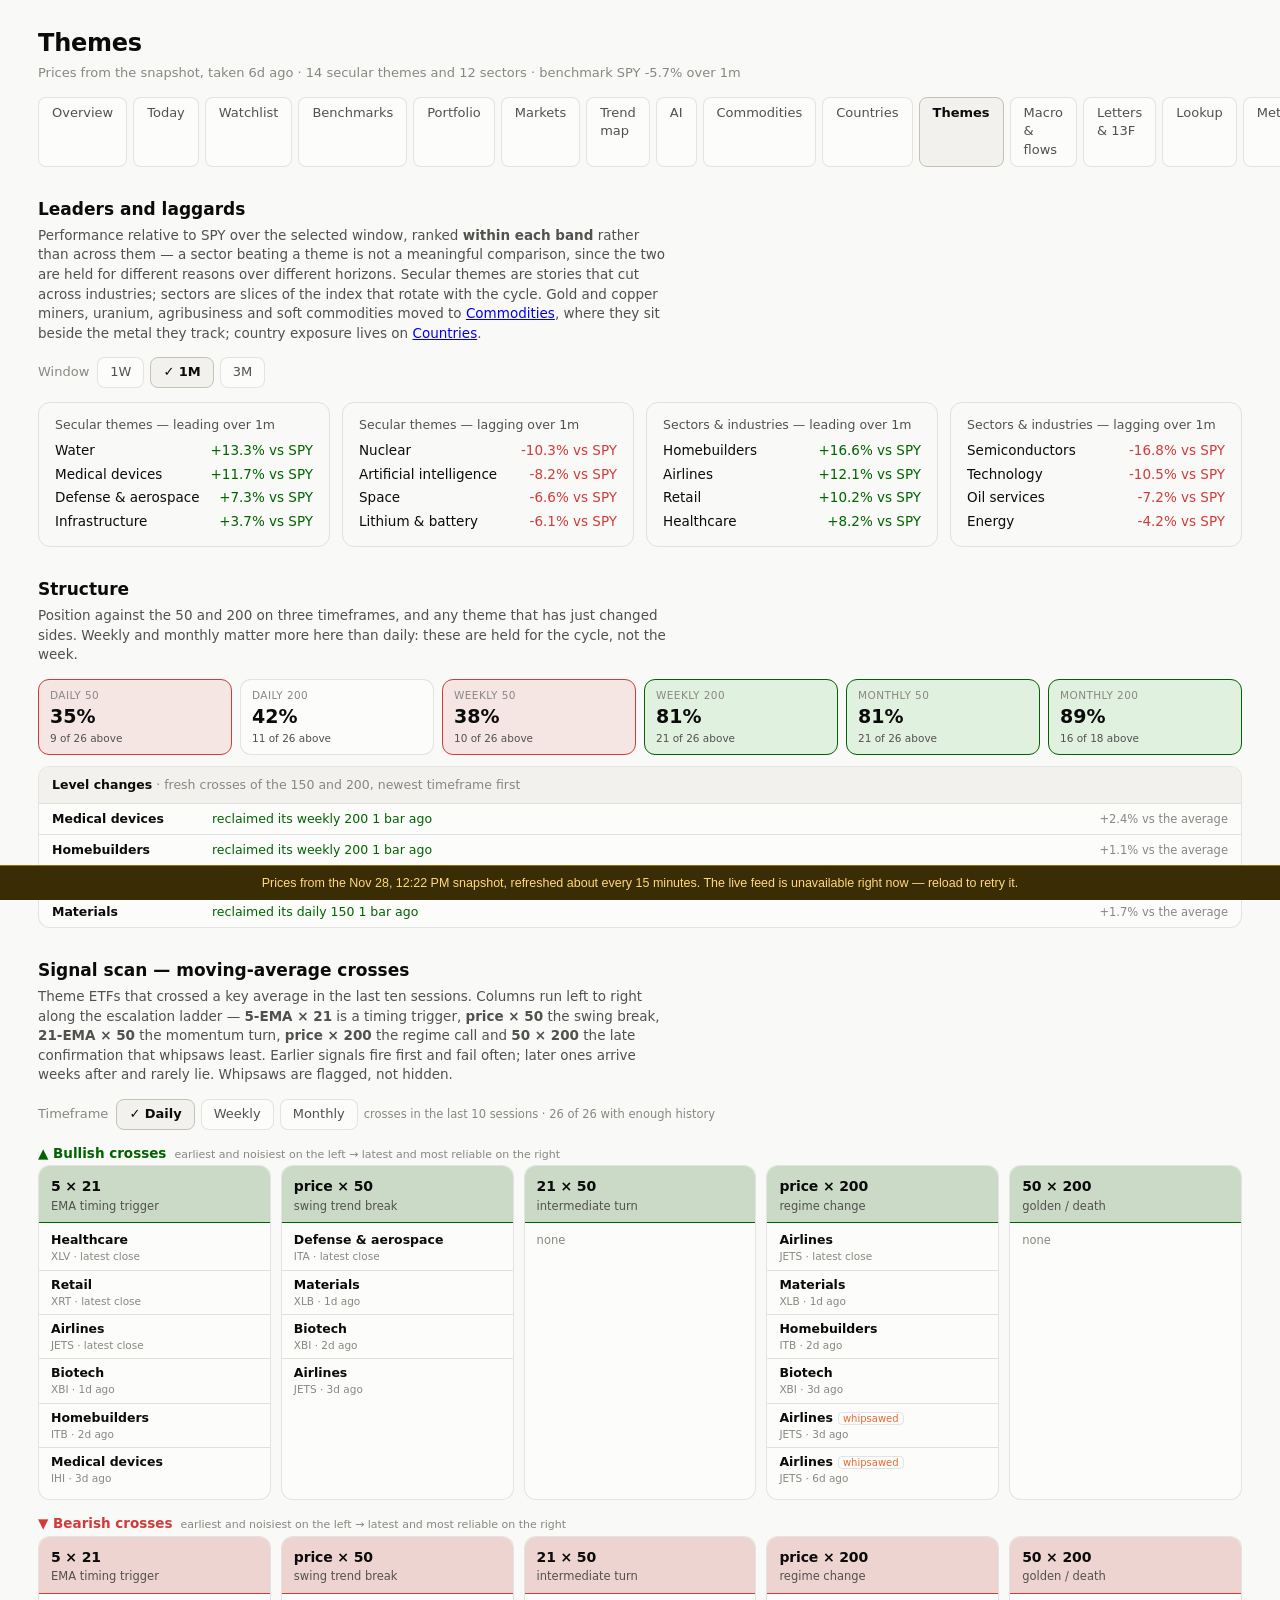
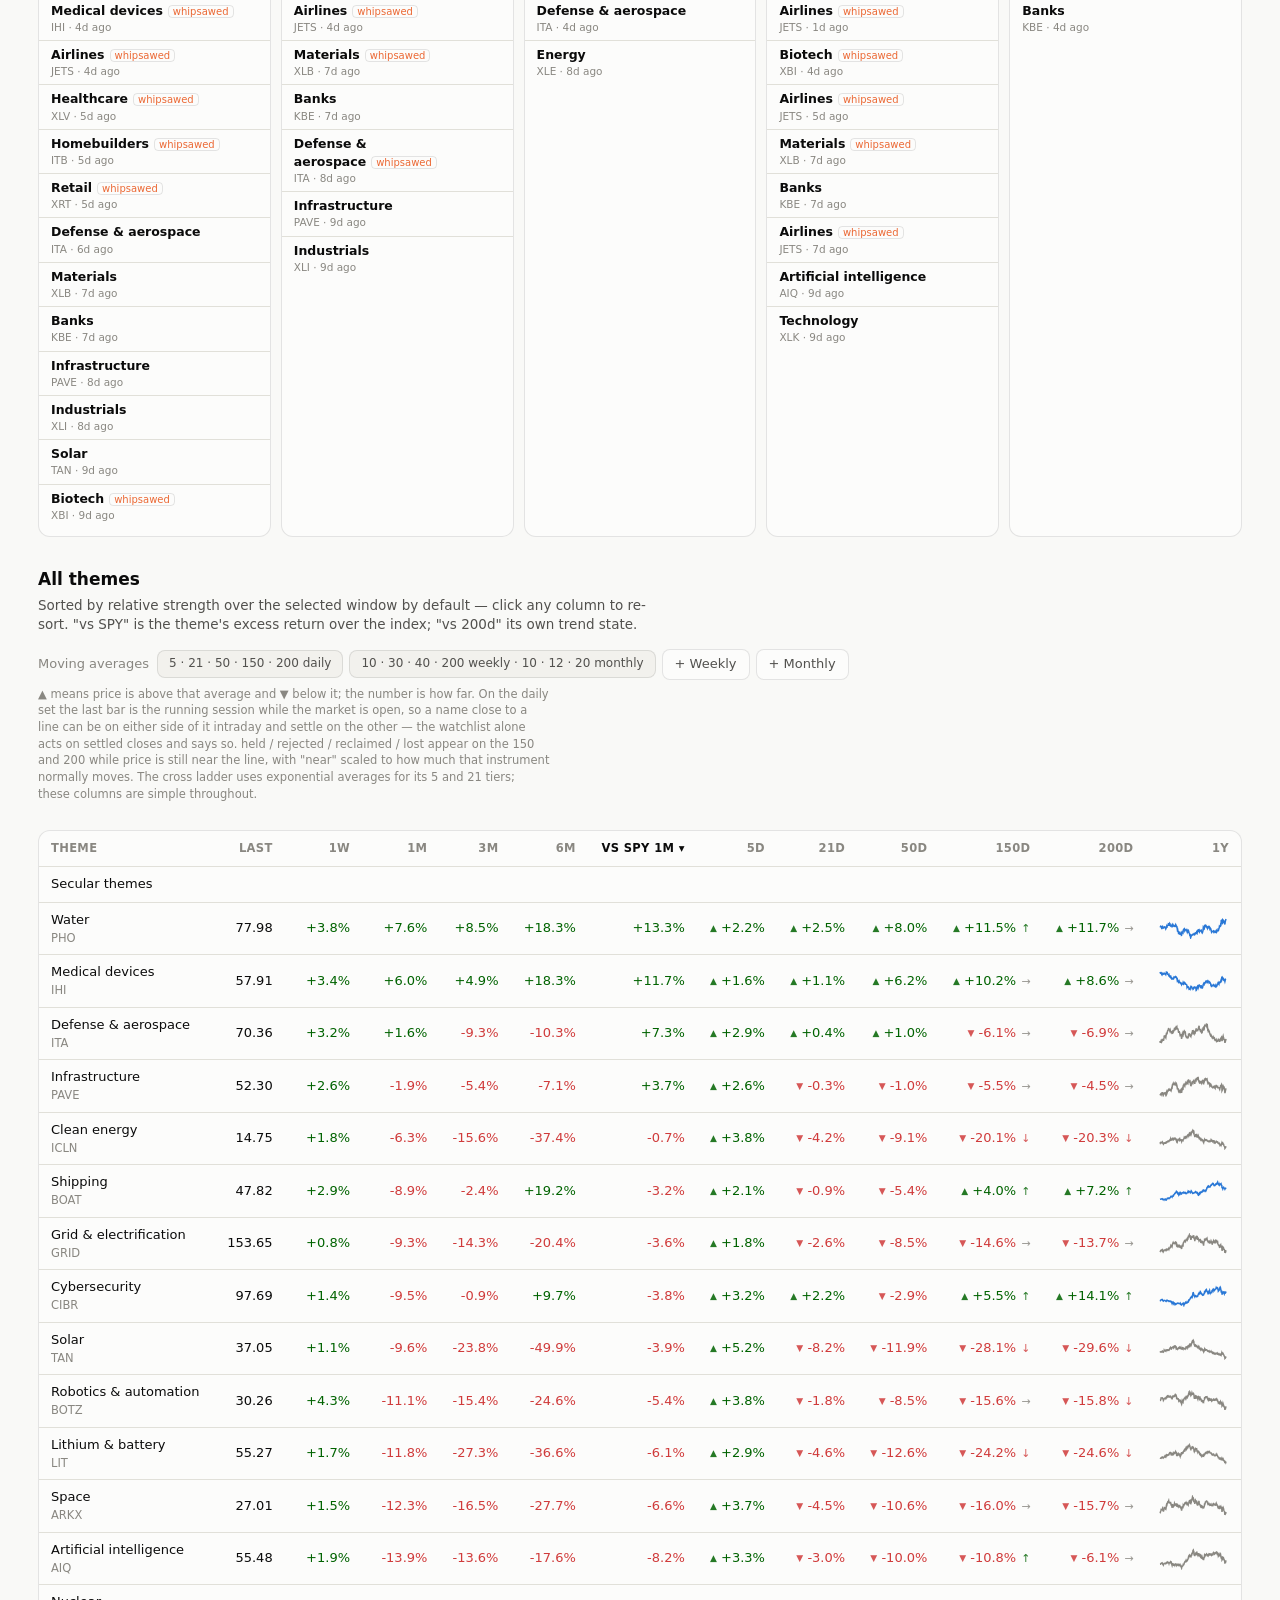
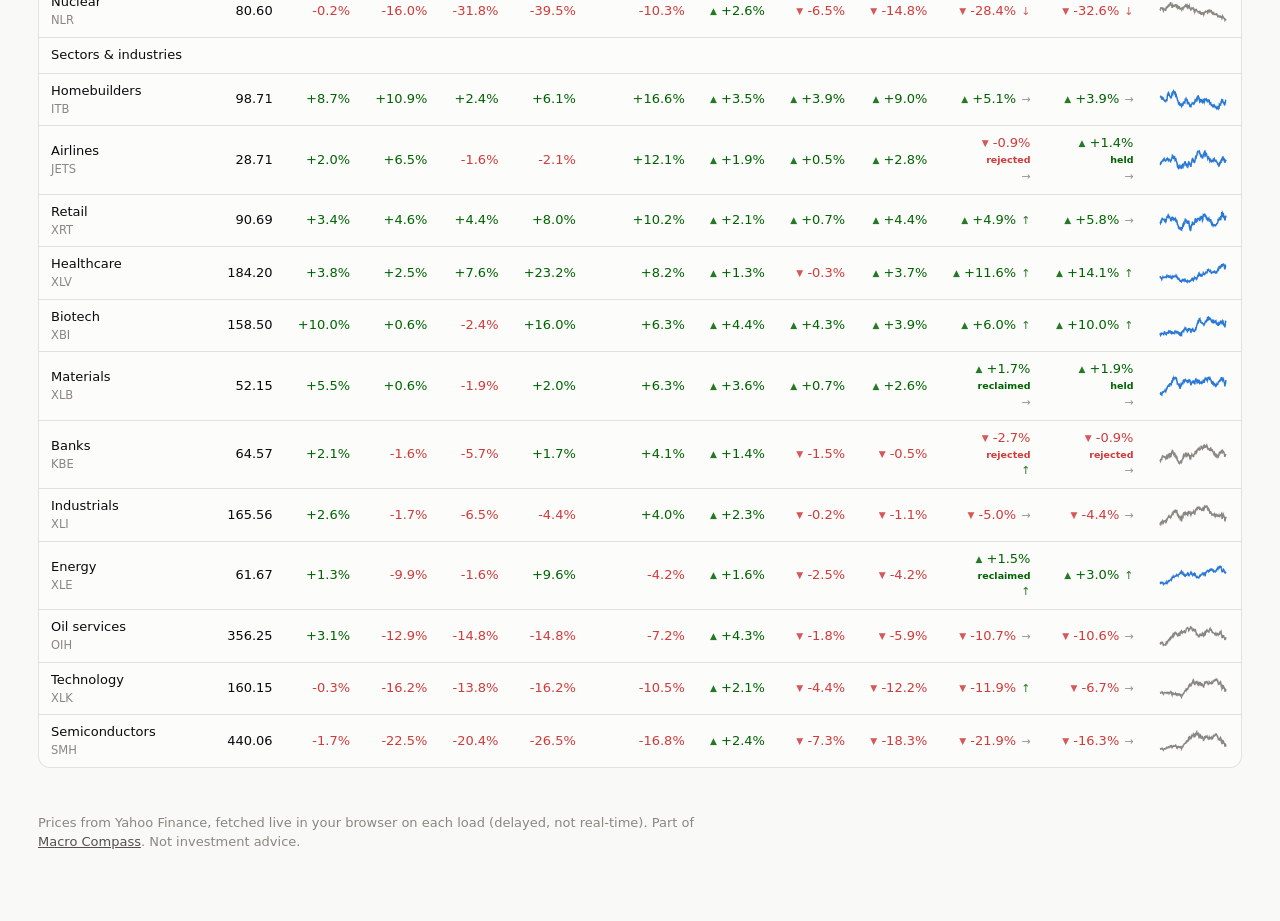
<file: docs/themes.html>
<!DOCTYPE html>
<html lang="en">
<head>
<meta charset="utf-8">
<meta name="viewport" content="width=device-width, initial-scale=1">
<title>Themes — Macro Compass</title>
<link rel="icon" href="favicon.svg" type="image/svg+xml">
<link rel="alternate icon" href="favicon.ico" sizes="any">
<meta name="theme-color" content="#0f1b2d">
<style>
  :root {
    color-scheme: light dark;
    --page:#f9f9f7; --surface-1:#fcfcfb; --surface-2:#f2f1ed;
    --text-primary:#0b0b0b; --text-secondary:#52514e; --text-muted:#898781;
    --grid:#e1e0d9; --baseline:#c3c2b7; --border:rgba(11,11,11,0.10);
    --series-1:#2a78d6; --series-2:#eb6834;
    --up:#006300; --down:#d03b3b;
    --on-bg:rgba(12,163,12,0.10); --off-bg:rgba(208,59,59,0.10);
  }
  @media (prefers-color-scheme: dark) {
    :root:where(:not([data-theme="light"])) {
      --page:#0d0d0d; --surface-1:#1a1a19; --surface-2:#232322;
      --text-primary:#fff; --text-secondary:#c3c2b7; --text-muted:#898781;
      --grid:#2c2c2a; --baseline:#383835; --border:rgba(255,255,255,0.10);
      --series-1:#3987e5; --series-2:#d95926;
      --up:#0ca30c; --down:#e66767;
      --on-bg:rgba(12,163,12,0.14); --off-bg:rgba(230,103,103,0.14);
    }
  }
  * { box-sizing:border-box; margin:0; }
  body { background:var(--page); color:var(--text-primary);
    font-family:system-ui,-apple-system,"Segoe UI",sans-serif; line-height:1.45; }
  .wrap { max-width:1240px; margin:0 auto; padding:26px 18px 70px; }
  header { display:flex; justify-content:space-between; align-items:flex-start; gap:16px; flex-wrap:wrap; }
  h1 { font-size:24px; font-weight:650; letter-spacing:-0.01em; }
  .stamp { color:var(--text-muted); font-size:13px; margin-top:3px; }
  nav.pages { display:flex; gap:6px; margin-top:14px; }
  nav.pages a { font-size:13px; color:var(--text-secondary); text-decoration:none;
    border:1px solid var(--border); border-radius:8px; padding:6px 13px; background:var(--surface-1); }
  nav.pages a:hover { color:var(--text-primary); border-color:var(--baseline); }
  nav.pages a.here { color:var(--text-primary); font-weight:620; background:var(--surface-2); border-color:var(--baseline); }
  h2 { font-size:17px; font-weight:650; margin:30px 0 4px; }
  .lede { color:var(--text-secondary); font-size:13.5px; margin-bottom:14px; max-width:74ch; }
  #status { margin:26px 0; color:var(--text-secondary); font-size:14px; }
  .delta { font-variant-numeric:tabular-nums; }
  .delta.up { color:var(--up); } .delta.down { color:var(--down); } .delta.flat { color:var(--text-muted); }

  .switch { display:flex; align-items:center; gap:6px; flex-wrap:wrap; margin-bottom:14px; }
  .switch .slabel { font-size:13px; color:var(--text-muted); margin-right:2px; }
  .rangebtn { font:inherit; font-size:13px; color:var(--text-secondary); background:var(--surface-1);
    border:1px solid var(--border); border-radius:8px; padding:5px 12px; cursor:pointer; }
  .rangebtn:hover { color:var(--text-primary); }
  .rangebtn[aria-pressed="true"] { color:var(--text-primary); font-weight:620;
    border-color:var(--baseline); background:var(--surface-2); }
  .rangebtn[aria-pressed="true"]::before { content:"✓ "; font-weight:700; }
  .lead { display:grid; grid-template-columns:repeat(auto-fit,minmax(250px,1fr)); gap:12px; margin-bottom:18px; }
  .leadbox { border:1px solid var(--border); border-radius:12px; padding:13px 16px; }
  .leadbox.up { background:var(--on-bg); } .leadbox.down { background:var(--off-bg); }
  .leadbox .t { font-size:12.5px; color:var(--text-secondary); margin-bottom:5px; }
  .leadbox .row { display:flex; justify-content:space-between; font-size:13.5px; padding:2px 0; }
  .leadbox .row a { color:var(--text-primary); text-decoration:none; }
  .leadbox .row a:hover { text-decoration:underline; }

  .tablewrap { overflow-x:auto; background:var(--surface-1); border:1px solid var(--border); border-radius:12px; }
  table { border-collapse:collapse; width:100%; font-size:13px; min-width:880px; }
  th { font-size:11.5px; font-weight:600; color:var(--text-muted); text-transform:uppercase;
    letter-spacing:0.03em; text-align:right; padding:9px 12px; border-bottom:1px solid var(--grid);
    white-space:nowrap; cursor:pointer; user-select:none; }
  th.left { text-align:left; }
  th[data-sort].active { color:var(--text-primary); }
  th[data-sort].active::after { content:" ▾"; }
  td { padding:8px 12px; border-bottom:1px solid var(--grid); text-align:right;
    white-space:nowrap; font-variant-numeric:tabular-nums; }
  td.left { text-align:left; }
  tbody tr:last-child td { border-bottom:none; }
  tbody tr:hover { background:var(--surface-2); }
  .iname { display:block; color:var(--text-primary); text-decoration:none; }
  .iname:hover { text-decoration:underline; }
  .isym { display:block; font-size:11.5px; color:var(--text-muted); }
  .trend { font-size:12px; }
  .trend.up { color:var(--up); } .trend.down { color:var(--down); }
  td svg { display:block; margin-left:auto; }
  /* MA slope: direction of the average itself, beside its distance. Amber for
     a turn because a turn is neither up nor down yet — it is the thing to look
     at. */
  .maslope { margin-left:5px; font-size:11px; opacity:.85; }
  .maslope.rising  { color:var(--up); }
  .maslope.falling { color:var(--down); }
  .maslope.turnup, .maslope.turndown { color:var(--open, #c8890a); font-weight:700; opacity:1; }
  .maslope.flat, .maslope.flatup, .maslope.flatdown { color:var(--text-muted); }

  footer { margin-top:46px; font-size:13px; color:var(--text-muted); max-width:80ch; }
  footer a { color:var(--text-secondary); }

  /* signal scan: six-column bull→bear, fast→slow layout */
  .sigcols { display:grid; grid-template-columns:repeat(5,1fr); gap:10px; margin-bottom:6px; }
  @media (max-width:1150px) { .sigcols { grid-template-columns:repeat(3,1fr); } }
  @media (max-width:640px) { .sigcols { grid-template-columns:repeat(2,1fr); } }
  /* bull block above, bear block below, each running fast to slow */
  .sigblock { margin-bottom:14px; }
  .sigblock > h3 { font-size:13.5px; margin:0 0 2px; display:flex; align-items:baseline; gap:8px;
    flex-wrap:wrap; }
  .sigblock.bull > h3 { color:var(--up); }
  .sigblock.bear > h3 { color:var(--down); }
  .sigblock > h3 .ladder { font-size:11px; font-weight:500; color:var(--text-muted); }
  .sigcol .tierhead { font-size:14px; font-weight:680; margin:0; padding:10px 12px 1px;
    color:var(--text-primary); letter-spacing:-0.01em; }
  .sigblock.bull .sigcol .tierhead, .sigblock.bull .sigcol .sigsub {
    background:color-mix(in srgb, var(--surface-2) 84%, var(--up)); }
  .sigblock.bear .sigcol .tierhead, .sigblock.bear .sigcol .sigsub {
    background:color-mix(in srgb, var(--surface-2) 84%, var(--down)); }
  .sigblock.bull .sigcol .sigsub { border-bottom:1px solid var(--up); }
  .sigblock.bear .sigcol .sigsub { border-bottom:1px solid var(--down); }
  .sigcol { background:var(--surface-1); border:1px solid var(--border); border-radius:12px;
    padding:0 0 8px; min-width:0; overflow:hidden; }
  .sigcol h4 { margin:0 0 2px; font-size:12.5px; }
  .sigcol.bull h4 { color:var(--up); }
  .sigcol.bear h4 { color:var(--down); }
  .sigcol .sigsub { font-size:11.5px; color:var(--text-secondary); margin:0;
    padding:0 12px 8px; }
  .sigitem { padding:5px 12px; border-top:1px solid var(--grid); font-size:12.5px; }
  .sigcol div.sigitem:first-of-type { border-top:none; padding-top:8px; }
  .sigitem a { color:var(--text-primary); font-weight:600; text-decoration:none; }
  .sigitem a:hover { text-decoration:underline; }
  .sigitem .sighint { display:block; font-size:10.5px; color:var(--text-muted); white-space:normal; }
  .sigitem .whiptag { color:var(--series-2); font-size:10px; border:1px solid var(--border);
    border-radius:4px; padding:0 4px; margin-left:5px; }
  .sigcol .signone { font-size:11.5px; color:var(--text-muted);
    margin:0; padding:9px 12px 2px; }
  /* ---- shared moving-average structure block (ma.js) ---- */
  .mabreadth { display:grid; grid-template-columns:repeat(auto-fit,minmax(126px,1fr)); gap:8px;
    margin-bottom:11px; }
  .macard { background:var(--surface-1); border:1px solid var(--border); border-radius:11px;
    padding:8px 11px; }
  .macard.on { background:var(--on-bg); border-color:var(--up); }
  .macard.off { background:var(--off-bg); border-color:var(--down); }
  .macard .mal { font-size:10.5px; color:var(--text-muted); text-transform:uppercase;
    letter-spacing:0.04em; }
  .macard .mav { font-size:19px; font-weight:680; font-variant-numeric:tabular-nums; }
  .macard .mas { font-size:10.5px; color:var(--text-secondary); }
  .malist { background:var(--surface-1); border:1px solid var(--border); border-radius:12px;
    overflow:hidden; }
  .malist h4 { font-size:12.5px; font-weight:650; margin:0; padding:9px 13px;
    background:var(--surface-2); border-bottom:1px solid var(--grid); }
  .malist h4 .masub { font-weight:500; color:var(--text-muted); }
  .marow { display:grid; grid-template-columns:150px 1fr auto; gap:10px; align-items:baseline;
    padding:6px 13px; border-bottom:1px solid var(--grid); font-size:12.5px; }
  .marow:last-child { border-bottom:none; }
  .marow a { color:var(--text-primary); font-weight:640; text-decoration:none;
    overflow:hidden; text-overflow:ellipsis; white-space:nowrap; }
  .marow a:hover { text-decoration:underline; }
  .marow .mawhat { color:var(--text-secondary); }
  .marow.good .mawhat { color:var(--up); }
  .marow.bad .mawhat { color:var(--down); }
  .marow .madist { color:var(--text-muted); font-variant-numeric:tabular-nums;
    font-size:11.5px; white-space:nowrap; }
  .malist .manone { font-size:12.5px; color:var(--text-muted); padding:10px 13px; margin:0; }
  /* moving-average columns (ma.js) */
  .switch .mafixed { font-size:12px; color:var(--text-secondary); background:var(--surface-2);
    border:1px solid var(--border); border-radius:8px; padding:4px 11px; }
  .rangebtn[disabled] { opacity:0.6; cursor:default; }
  .switch .manote { font-size:11.5px; color:var(--text-muted); max-width:70ch; }
  td.maup { color:var(--up); } td.madown { color:var(--down); } td.madim { color:var(--text-muted); }
  .matag { display:block; font-size:9.5px; font-weight:650; text-transform:lowercase; }
  .matag.held, .matag.reclaimed { color:var(--up); }
  .matag.lost, .matag.rejected { color:var(--down); }
  .maside { font-size:9px; vertical-align:1px; opacity:0.85; }
</style>
<link rel="stylesheet" href="mobile.css?v=20260927b">
<script src="mobile.js?v=20261012a" defer></script>
<script src="pricefloor.js?v=20260927b"></script>
<script src="links.js?v=20260927b"></script>
</head>
<body>
<script src="universe.js?v=20260927b"></script>
<script src="ma.js?v=20260927b"></script>
<div class="wrap">
  <header>
    <div>
      <h1>Themes</h1>
      <p class="stamp" id="stamp">Loading…</p>
    </div>
  </header>
  <nav class="pages">
    <a href="./">Overview</a>
    <a href="tape.html">Today</a>
    <a href="watch.html">Watchlist</a>
    <a href="watch.html?set=benchmarks">Benchmarks</a>
    <a href="portfolio.html">Portfolio</a>
    <a href="markets.html">Markets</a>
    <a href="trend.html">Trend map</a>
    <a href="ai.html">AI</a>
    <a href="commodities.html">Commodities</a>
    <a href="countries.html">Countries</a>
    <a href="themes.html" class="here">Themes</a>
    <a href="macro.html">Macro &amp; flows</a>
    <a href="letters.html">Letters &amp; 13F</a>
    <a href="lookup.html">Lookup</a>
    <a href="method.html">Method</a>
  </nav>

  <p id="status">Fetching live prices…</p>

  <div id="content" hidden>
    <h2>Leaders and laggards</h2>
    <p class="lede">Performance relative to SPY over the selected window, ranked <b>within each
      band</b> rather than across them — a sector beating a theme is not a meaningful comparison,
      since the two are held for different reasons over different horizons. Secular themes are
      stories that cut across industries; sectors are slices of the index that rotate with the
      cycle. Gold and copper miners, uranium, agribusiness and soft commodities moved to
      <a href="commodities.html">Commodities</a>, where they sit beside the metal they track;
      country exposure lives on <a href="countries.html">Countries</a>.</p>
    <div class="switch" id="relwin" role="group" aria-label="Relative window">
      <span class="slabel">Window</span>
      <button class="rangebtn" data-win="w1" aria-pressed="false" type="button">1W</button>
      <button class="rangebtn" data-win="m1" aria-pressed="true" type="button">1M</button>
      <button class="rangebtn" data-win="m3" aria-pressed="false" type="button">3M</button>
    </div>
    <div class="lead" id="lead"></div>

    <h2>Structure</h2>
    <p class="lede">Position against the 50 and 200 on three timeframes, and any theme that has
      just changed sides. Weekly and monthly matter more here than daily: these are held for the
      cycle, not the week.</p>
    <div id="structure"></div>

  <h2>Signal scan — moving-average crosses</h2>
    <p class="lede">Theme ETFs that crossed a key average in the last ten sessions. Columns run
      left to right along the escalation ladder — <strong>5-EMA × 21</strong> is a timing trigger,
      <strong>price × 50</strong> the swing break, <strong>21-EMA × 50</strong> the momentum turn,
      <strong>price × 200</strong> the regime call and <strong>50 × 200</strong> the late
      confirmation that whipsaws least. Earlier signals fire first and fail often; later ones
      arrive weeks after and rarely lie. Whipsaws are flagged, not hidden.</p>
    <div id="sigscan"></div>

    <h2>All themes</h2>
    <p class="lede">Sorted by relative strength over the selected window by default — click any
      column to re-sort. "vs SPY" is the theme's excess return over the index; "vs 200d" its own
      trend state.</p>
    <div class="switch" id="matoggles"></div>
    <div class="tablewrap"><table id="tbl">
      <thead><tr>
        <th class="left">Theme</th>
        <th data-sort="last">Last</th>
        <th data-sort="w1">1w</th>
        <th data-sort="m1">1m</th>
        <th data-sort="m3">3m</th>
        <th data-sort="m6">6m</th>
        <th data-sort="rel" class="active" id="relhead">vs SPY 1m</th>
        <th>1y</th>
      </tr></thead>
      <tbody></tbody>
    </table></div>
  </div>

  <footer>
    <p>Prices from Yahoo Finance, fetched live in your browser on each load (delayed, not real-time).
      Part of <a href="./">Macro Compass</a>. Not investment advice.</p>
  </footer>
</div>

<script>
"use strict";
(async function () {
  const PROXIES = [
    /* Yahoo sends no access-control-allow-origin, so every price on this site
       reaches the browser through one of these. They are free, public and
       therefore mortal: on 2026-08-23 corsproxy.io began answering 401 to
       everyone without a paid key and allorigins went to 522, and because
       corsproxy.io was FIRST in this list every request on every page spent
       its first attempt on a guaranteed failure before falling through to a
       proxy that was also down. Nothing loaded anywhere.

       Ordered by what was measured working that day, dead ones removed. Each
       is tried in turn, so the cost of one being slow is bounded by the next
       one succeeding — but none of them is dependable on its own, which is
       why data/prices.json exists as a floor beneath all of them. */
    u => "https://macro-compass-proxy.joe-edessa.workers.dev/?url=" + encodeURIComponent(u),
    u => "https://api.cors.lol/?url=" + encodeURIComponent(u),
    u => "https://api.allorigins.win/raw?url=" + encodeURIComponent(u),
    u => "https://api.codetabs.com/v1/proxy?quest=" + encodeURIComponent(u),
  ];
  /* Two bands, because they are two different questions and ranking them in one
     list quietly pretends otherwise. A secular theme is a story that cuts across
     industries and should compound for years; a sector is a slice of the index
     that rotates with the cycle. The commodity-equity names that used to sit
     here (gold and copper miners, uranium, agribusiness, soft commodities) now
     live on Commodities with the metal they track, and country exposure lives
     on Countries. */
  const BANDS = UNIVERSE.BANDS;
  const THEMES = BANDS.flatMap(([, , list]) => list);
  const BAND_OF = {};
  for (const [name, , list] of BANDS) for (const [sym] of list) BAND_OF[sym] = name;
    const $ = s => document.querySelector(s);
  const fmt = (v, d) => v == null || !isFinite(v) ? "–"
    : v.toLocaleString("en-US", { minimumFractionDigits: d, maximumFractionDigits: d });
  const pct = v => v == null ? "–" : (v > 0 ? "+" : "") + fmt(v, 1) + "%";
  const price = v => v == null ? "–" : fmt(v, Math.abs(v) >= 1000 ? 0 : Math.abs(v) >= 10 ? 2 : 3);
  const css = n => getComputedStyle(document.documentElement).getPropertyValue(n).trim();
  /* Straight to the chart. A ticker on this site is something you want to look
     at, not read a summary of, and the summary page was one more click away
     from the thing you actually opened it for. Verified in a browser rather
     than with curl, which Yahoo answers 404 for every non-US symbol. */
  const YQ = window.YCHART;   // see links.js

  async function proxied(url) {
    let err;
    for (const w of PROXIES) {
      try {
        const r = await fetch(w(url), { cache: "no-store" });
        if (!r.ok) throw new Error("HTTP " + r.status);
        return await r.json();
      } catch (e) { err = e; }
    }
    throw err;
  }
  async function fetchSeries(symbols) {
    const chunks = [];
    for (let i = 0; i < symbols.length; i += 10) chunks.push(symbols.slice(i, i + 10));
    const res = await Promise.all(chunks.map(async c => {
      try {
        return (await proxied("https://query1.finance.yahoo.com/v7/finance/spark?symbols=" +
          c.map(encodeURIComponent).join(",") + "&range=2y&interval=1d")).spark?.result || [];
      } catch { return []; }
    }));
    const out = {};
    for (const row of res.flat()) {
      const resp = row.response?.[0];
      const closes = resp?.indicators?.quote?.[0]?.close, stamps = resp?.timestamp;
      if (!closes || !stamps) continue;
      const pts = [];
      for (let i = 0; i < stamps.length; i++) if (closes[i] != null) pts.push([stamps[i] * 1000, closes[i]]);
      if (pts.length) out[row.symbol] = pts;
    }
    return out;
  }
  /* A delisted instrument does not leave the feed: Yahoo keeps serving its old
     history and pads a null bar at today's timestamp, so the last row looks
     current until you check the last real close. The liquidated Portugal and
     Egypt ETFs read as live here for months. Anything staler than this is
     dropped rather than shown as a live quote. */
  const STALE_DAYS = 14;
  const DROPPED = [];
  const freshOnly = map => {
    const today = new Date().toISOString().slice(0, 10);
    const out = {};
    for (const sym in map) {
      const pts = map[sym];
      if (!pts || !pts.length) continue;
      const age = Math.round((new Date(today) - new Date(pts[pts.length - 1][0])) / 864e5);
      if (age > STALE_DAYS) { DROPPED.push(sym + " (to " + pts[pts.length - 1][0] + ")"); continue; }
      out[sym] = pts;
    }
    return out;
  };
  const sma = (pts, n) => {
    if (pts.length < n) return [];
    const out = []; let s = 0;
    for (let i = 0; i < pts.length; i++) {
      s += pts[i][1];
      if (i >= n) s -= pts[i - n][1];
      if (i >= n - 1) out.push([pts[i][0], s / n]);
    }
    return out;
  };
  const ema = (pts, n) => {
    const k = 2 / (n + 1), out = [];
    let prev = pts[0][1];
    for (let i = 0; i < pts.length; i++) { prev = pts[i][1] * k + prev * (1 - k); out.push([pts[i][0], prev]); }
    return out.slice(n);
  };
  const CROSS_DEFS = [
    ["price crossed the 200-day SMA", (P, S) => [P, S.s200]],
    ["50-day crossed the 200-day (golden/death)", (P, S) => [S.s50, S.s200]],
    ["price crossed the 50-day SMA", (P, S) => [P, S.s50]],
    ["21-day EMA crossed the 50-day SMA", (P, S) => [S.e21, S.s50]],
    ["5-day EMA crossed the 21-day EMA", (P, S) => [S.e5, S.e21]],
  ];
  function crossEvents(pts, lookback = 10) {
    if (pts.length < 220) return [];
    const S = { s50: sma(pts, 50), s200: sma(pts, 200), e21: ema(pts, 21), e5: ema(pts, 5) };
    const events = [];
    CROSS_DEFS.forEach(([label, pick], tier) => {
      const [fast, slow] = pick(pts, S);
      const bySlow = new Map(slow.map(p => [p[0], p[1]]));
      const pair = fast.filter(p => bySlow.has(p[0])).map(p => [p[0], p[1] - bySlow.get(p[0])]);
      if (pair.length < lookback + 2) return;
      const tail = pair.slice(-(lookback + 1));
      for (let i = 1; i < tail.length; i++) {
        const prev = tail[i - 1][1], now = tail[i][1];
        if (prev === 0 || now === 0 || (prev < 0) === (now < 0)) continue;
        let whip = false;
        for (let k2 = i + 1; k2 < tail.length; k2++) {
          if ((tail[k2][1] < 0) !== (now < 0)) { whip = true; break; }
        }
        events.push({ tier, label, bullish: now > 0, daysAgo: tail.length - 1 - i, whip });
      }
    });
    return events;
  }

  function metrics(pts) {
    const v = pts.map(p => p[1]);
    const last = v[v.length - 1];
    const chg = n => v.length > n ? (last / v[v.length - 1 - n] - 1) * 100 : null;
    const win = v.slice(-200);
    const ma = win.length >= 150 ? win.reduce((a, b) => a + b, 0) / win.length : null;
    return { last, w1: chg(5), m1: chg(21), m3: chg(63), m6: chg(126),
      maGap: ma == null ? null : (last / ma - 1) * 100, aboveMa: ma == null ? null : last >= ma };
  }
  function sparkline(pts, aboveMa) {
    const NS = "http://www.w3.org/2000/svg";
    const svg = document.createElementNS(NS, "svg");
    const w = 70, hgt = 22;
    svg.setAttribute("viewBox", "0 0 " + w + " " + hgt);
    svg.setAttribute("width", w); svg.setAttribute("height", hgt);
    const v = pts.slice(-252).map(p => p[1]);
    const lo = Math.min(...v), hi = Math.max(...v);
    const x = i => 1 + (i / (v.length - 1)) * (w - 4);
    const y = val => hi === lo ? hgt / 2 : 2 + (1 - (val - lo) / (hi - lo)) * (hgt - 4);
    const path = document.createElementNS(NS, "path");
    path.setAttribute("d", v.map((val, i) => (i ? "L" : "M") + x(i).toFixed(1) + " " + y(val).toFixed(1)).join(""));
    path.setAttribute("fill", "none");
    path.setAttribute("stroke", css(aboveMa ? "--series-1" : "--text-muted"));
    path.setAttribute("stroke-width", "1.5");
    svg.appendChild(path);
    return svg;
  }
  const deltaTd = v => {
    const td = document.createElement("td");
    const s = document.createElement("span");
    s.textContent = pct(v);
    s.className = "delta " + (v == null || Math.abs(v) < 0.05 ? "flat" : v > 0 ? "up" : "down");
    td.appendChild(s);
    return td;
  };

  const series = freshOnly(await fetchSeries(THEMES.map(t => t[0]).concat(["SPY"])));
  const spyM = series.SPY ? metrics(series.SPY) : null;
  if (!spyM) { $("#status").textContent = "Live price feed unavailable right now — reload to retry."; return; }

  // Relative return vs SPY over each window, so the view can switch instantly.
  const rows = THEMES.filter(t => series[t[0]]).map(([sym, name]) => {
    const m = metrics(series[sym]);
    const rel = k => m[k] == null || spyM[k] == null ? null : m[k] - spyM[k];
    return { sym, name, band: BAND_OF[sym], ...m,
             rel: { w1: rel("w1"), m1: rel("m1"), m3: rel("m3") } };
  });
  const WINLABEL = { w1: "1w", m1: "1m", m3: "3m" };
  let relWin = "m1";                                  // default: catch forming trends
  $("#status").hidden = true;
  $("#content").hidden = false;

  function renderStamp() {
    $("#stamp").textContent = window.PRICESTAMP() + " · " + rows.filter(r => r.band === BANDS[0][0]).length + " secular themes and " +
      rows.filter(r => r.band === BANDS[1][0]).length + " sectors · benchmark SPY " +
      pct(spyM[relWin]) + " over " + WINLABEL[relWin] +
      (DROPPED.length ? " · no longer trading: " + DROPPED.join(", ") : "");
  }

  function renderLead() {
    const lead = $("#lead");
    lead.textContent = "";
    const mkLead = (title, list, cls) => {
      const box = document.createElement("div");
      box.className = "leadbox " + cls;
      const t = document.createElement("div"); t.className = "t"; t.textContent = title;
      box.appendChild(t);
      for (const r of list) {
        const row = document.createElement("div"); row.className = "row";
        const a = document.createElement("a"); a.href = YQ(r.sym); a.target = "_blank"; a.rel = "noopener";
        a.textContent = r.name;
        const s = document.createElement("span");
        s.textContent = pct(r.rel[relWin]) + " vs SPY";
        s.className = "delta " + (r.rel[relWin] > 0 ? "up" : "down");
        row.appendChild(a); row.appendChild(s);
        box.appendChild(row);
      }
      lead.appendChild(box);
    };
    const lab = WINLABEL[relWin];
    /* Rank inside each band. A sector beating a theme is not a meaningful
       comparison — they are held for different reasons over different horizons. */
    for (const [bandName] of BANDS) {
      const ranked = rows.filter(r => r.band === bandName && r.rel[relWin] != null)
        .sort((a, b) => b.rel[relWin] - a.rel[relWin]);
      if (!ranked.length) continue;
      mkLead(bandName + " — leading over " + lab, ranked.slice(0, 4), "in");
      mkLead(bandName + " — lagging over " + lab, ranked.slice(-4).reverse(), "out");
    }
  }

  let sortKey = "rel";
  const sortVal = r => MA.isColKey(sortKey)
    ? MA.colValue(MA_ROW(r), sortKey) : (sortKey === "rel" ? r.rel[relWin] : r[sortKey]);

  const MA_ROW = r => ({ sym: r.sym, daily: (series[r.sym] || []).map(p => p[1]) });

  function renderTable() {
    $("#relhead").textContent = "vs SPY " + WINLABEL[relWin];
    /* The moving-average headers are rebuilt on every render because the
       toggles change how many there are. They sit before the sparkline, so the
       table reads name, returns, relative, then structure. */
    const headRow = $("#tbl thead tr");
    headRow.querySelectorAll("th.macol").forEach(th => th.remove());
    const lastTh = headRow.lastElementChild;
    for (const [key, label] of MA.colDefs()) {
      const th = document.createElement("th");
      th.className = "macol";
      th.dataset.sort = key;
      th.textContent = label;
      th.addEventListener("click", () => {
        sortKey = key;
        document.querySelectorAll("th[data-sort]").forEach(x => x.classList.toggle("active", x === th));
        renderTable();
      });
      headRow.insertBefore(th, lastTh);
    }
    const tb = $("#tbl tbody");
    tb.textContent = "";
    const data = [];
    for (const [bandName] of BANDS) {
      const inBand = rows.filter(r => r.band === bandName)
        .sort((a, b) => (sortVal(b) ?? -1e9) - (sortVal(a) ?? -1e9));
      if (inBand.length) data.push({ head: bandName }, ...inBand);
    }
    for (const r of data) {
      if (r.head) {
        const hr = document.createElement("tr"); hr.className = "bandrow";
        const td = document.createElement("td"); td.colSpan = 8 + MA.colDefs().length; td.className = "left";
        td.textContent = r.head;
        hr.appendChild(td); tb.appendChild(hr); continue;
      }
      const tr = document.createElement("tr");
      const name = document.createElement("td"); name.className = "left";
      const a = document.createElement("a"); a.className = "iname";
      a.href = YQ(r.sym); a.target = "_blank"; a.rel = "noopener"; a.textContent = r.name;
      const sym = document.createElement("span"); sym.className = "isym"; sym.textContent = r.sym;
      name.appendChild(a); name.appendChild(sym); tr.appendChild(name);
      const lastTd = document.createElement("td"); lastTd.textContent = price(r.last); tr.appendChild(lastTd);
      [r.w1, r.m1, r.m3, r.m6, r.rel[relWin]].forEach(v => tr.appendChild(deltaTd(v)));
      for (const [key] of MA.colDefs()) tr.appendChild(MA.colCell(MA_ROW(r), key));
      const sp = document.createElement("td"); sp.appendChild(sparkline(series[r.sym], r.aboveMa)); tr.appendChild(sp);
      tb.appendChild(tr);
    }
  }
  document.querySelectorAll("th[data-sort]").forEach(th => th.addEventListener("click", () => {
    sortKey = th.dataset.sort;
    document.querySelectorAll("th[data-sort]").forEach(x => x.classList.toggle("active", x === th));
    renderTable();
  }));
  // signal scan
  /* Ladder and timeframe toggle come from ma.js — one implementation for the
     five pages that draw this grid. */
  (function renderSignals() {
    const box = $("#sigscan");
    if (!box) return;
    const rows = THEMES.filter(([sym]) => series[sym])
      .map(([sym, name]) => ({ sym, name, daily: series[sym].map(p => p[1]) }));
    MA.scan(box, rows, { link: s => YQ(s) });
  })();

  document.querySelectorAll("#relwin .rangebtn").forEach(b => b.addEventListener("click", () => {
    relWin = b.dataset.win;
    document.querySelectorAll("#relwin .rangebtn").forEach(x =>
      x.setAttribute("aria-pressed", String(x === b)));
    renderStamp(); renderLead(); renderTable();
  }));
  (async function structure() {
    const rs = rows.map(r => ({ sym: r.sym, name: r.name, daily: series[r.sym].map(p => p[1]) }));
    MA.panel(document.querySelector("#structure"), rs, { link: s => YQ(s) });
    await MA.load(rs.map(r => r.sym));
    MA.panel(document.querySelector("#structure"), rs, { link: s => YQ(s) });
  })();

  MA.colToggles($("#matoggles"), () => rows.map(r => r.sym), renderTable);
  renderStamp(); renderLead(); renderTable();
})();
</script>
</body>
</html>
</file>
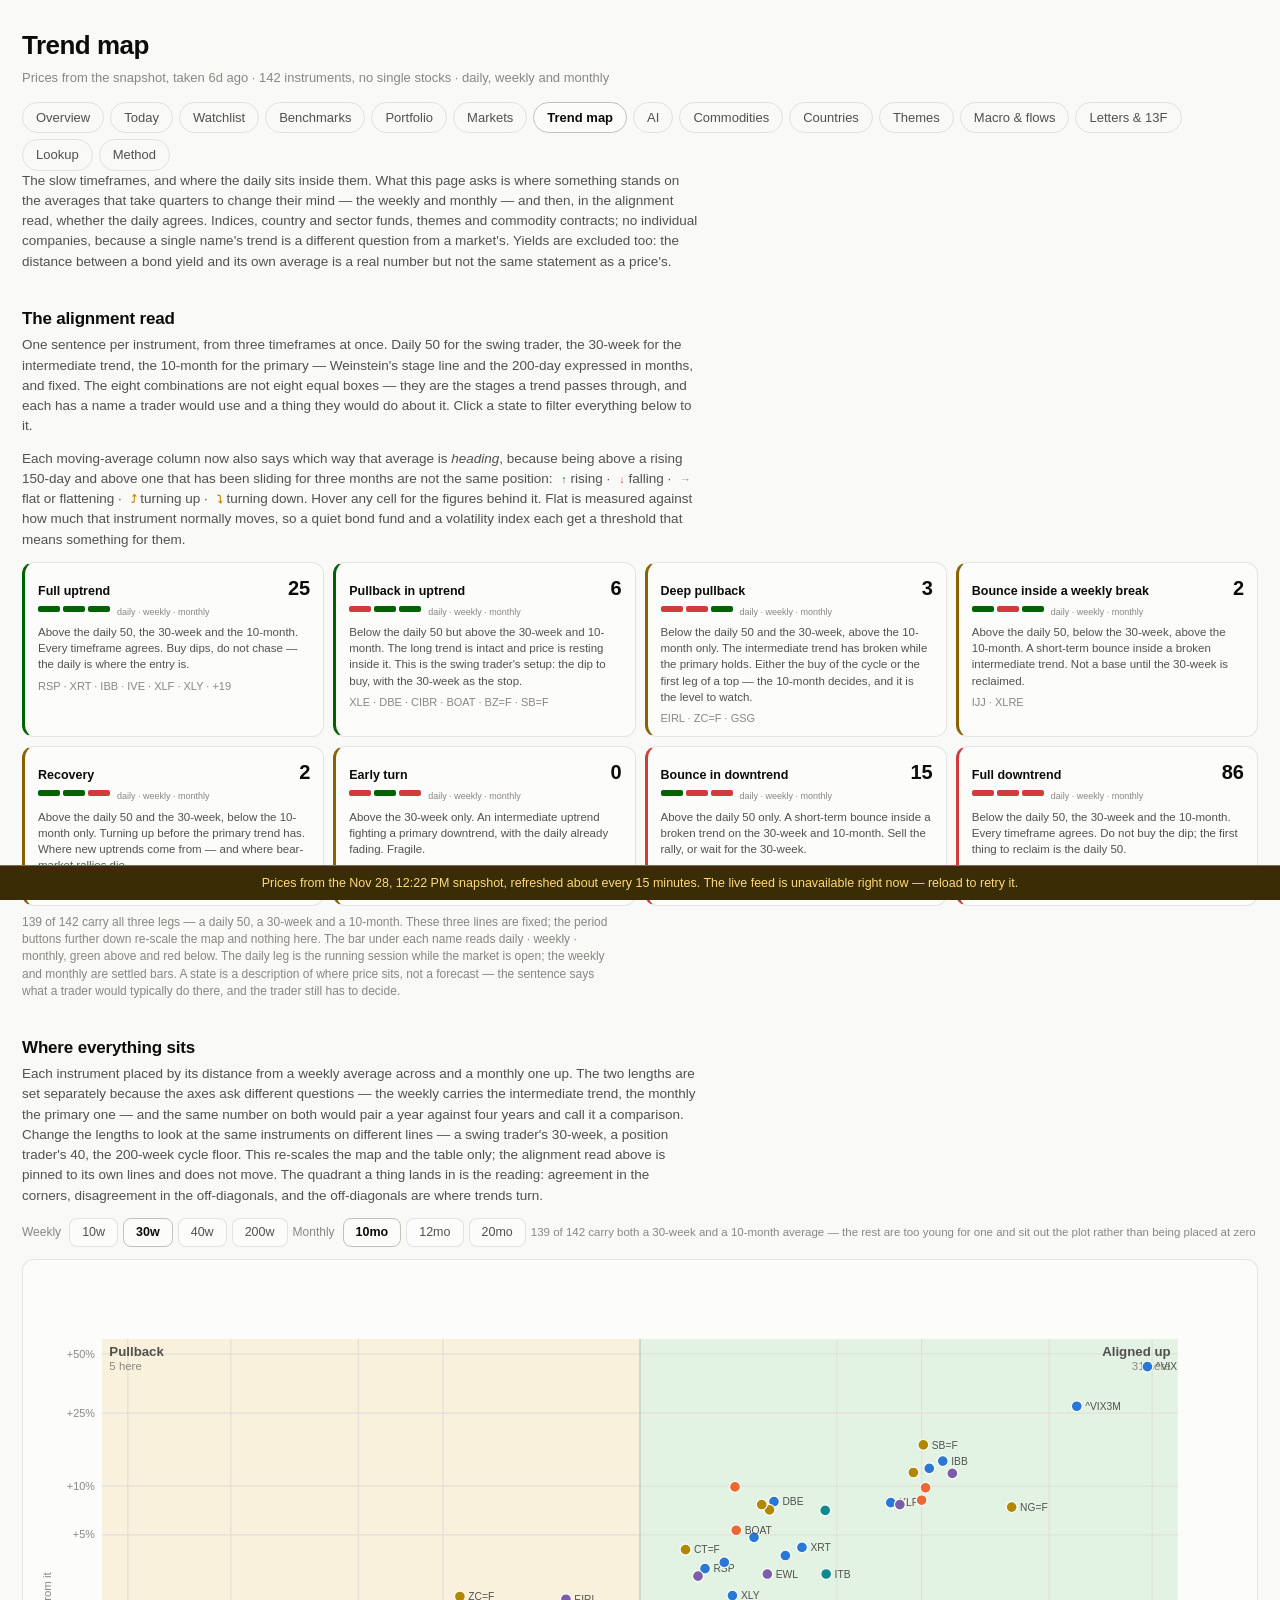
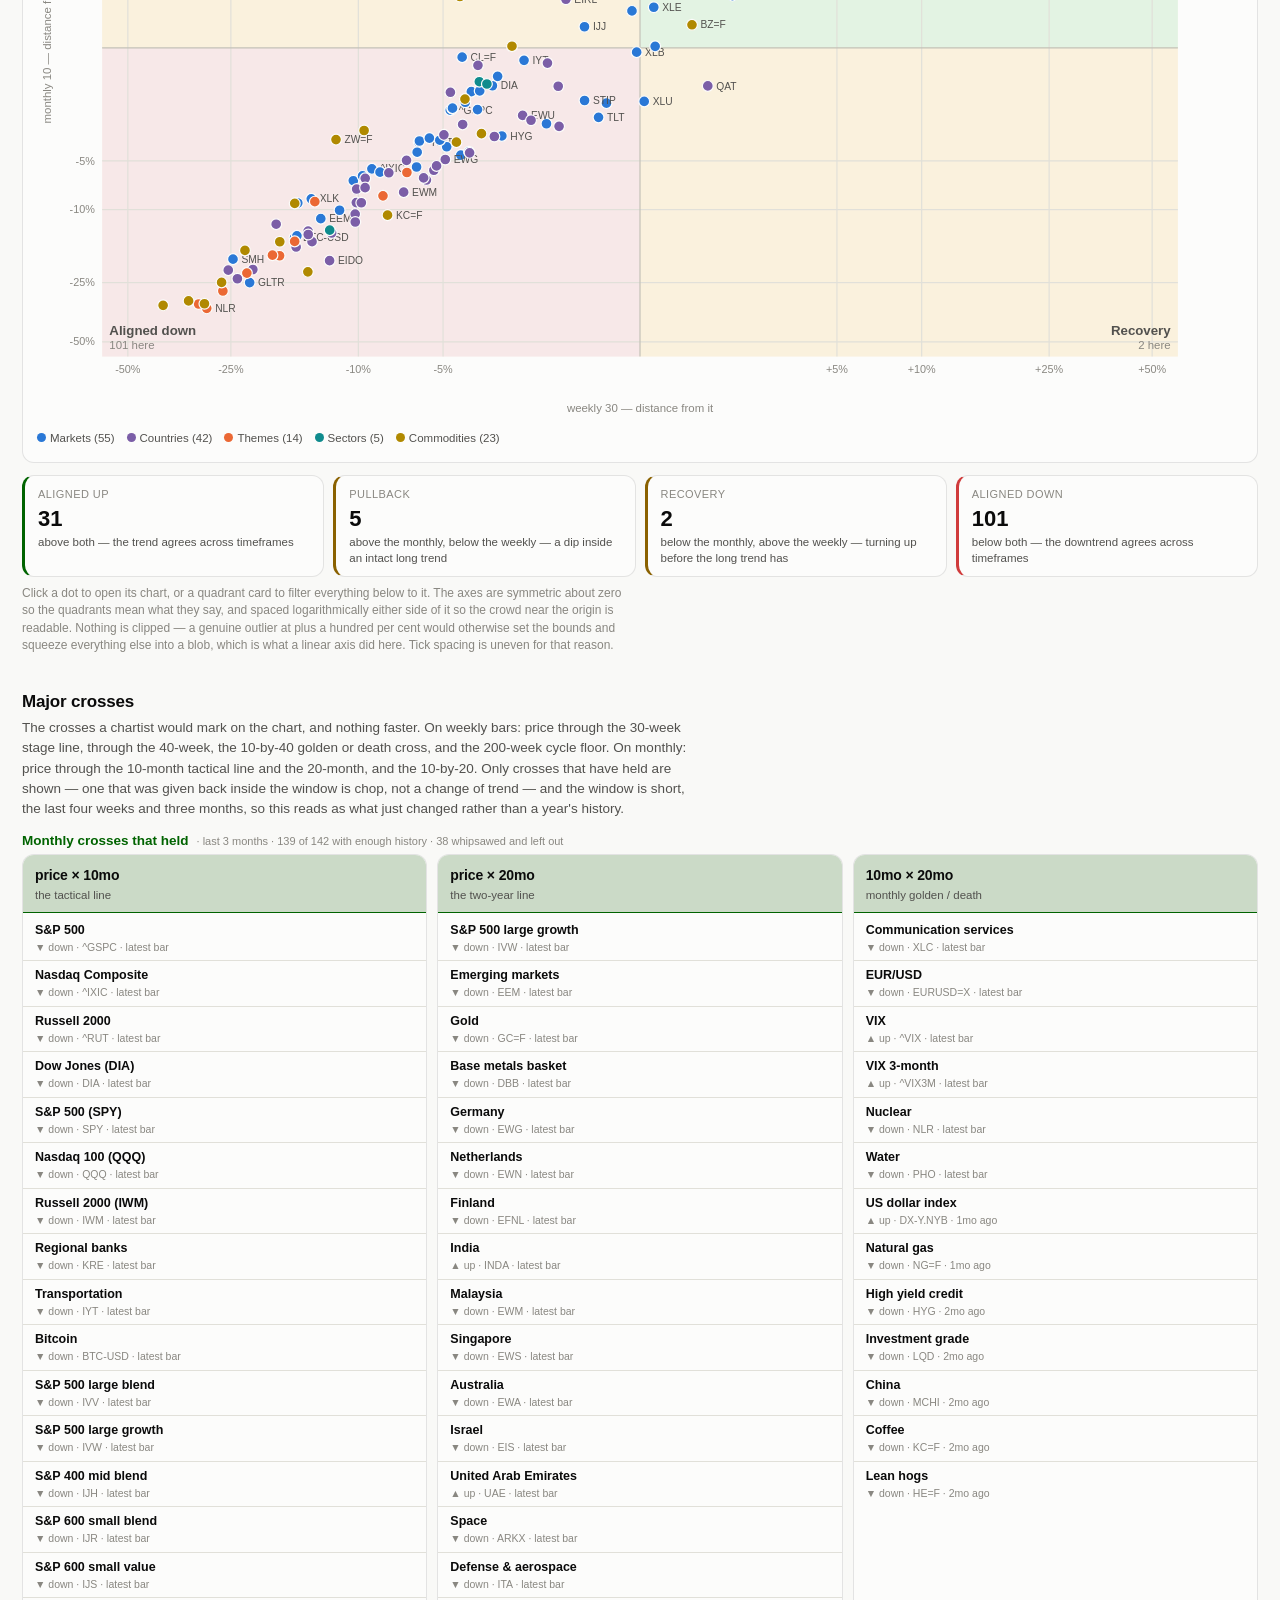
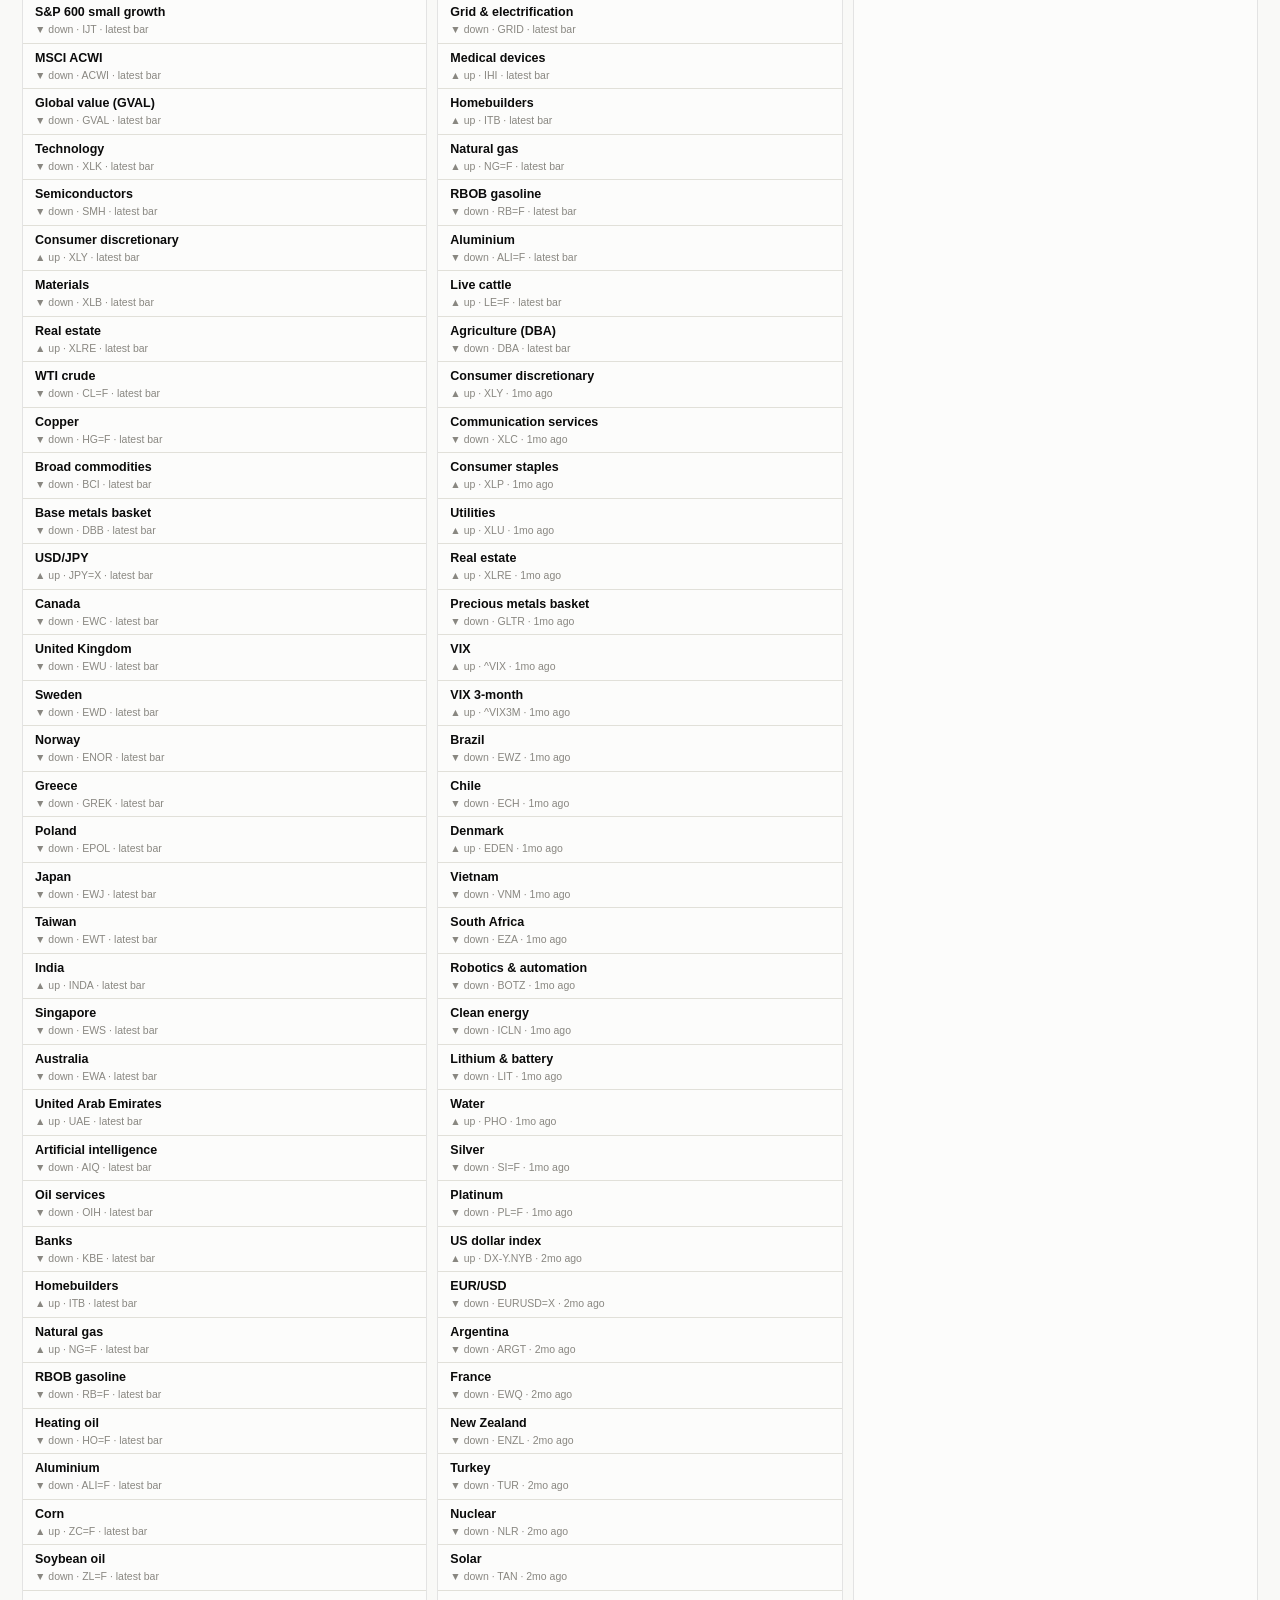
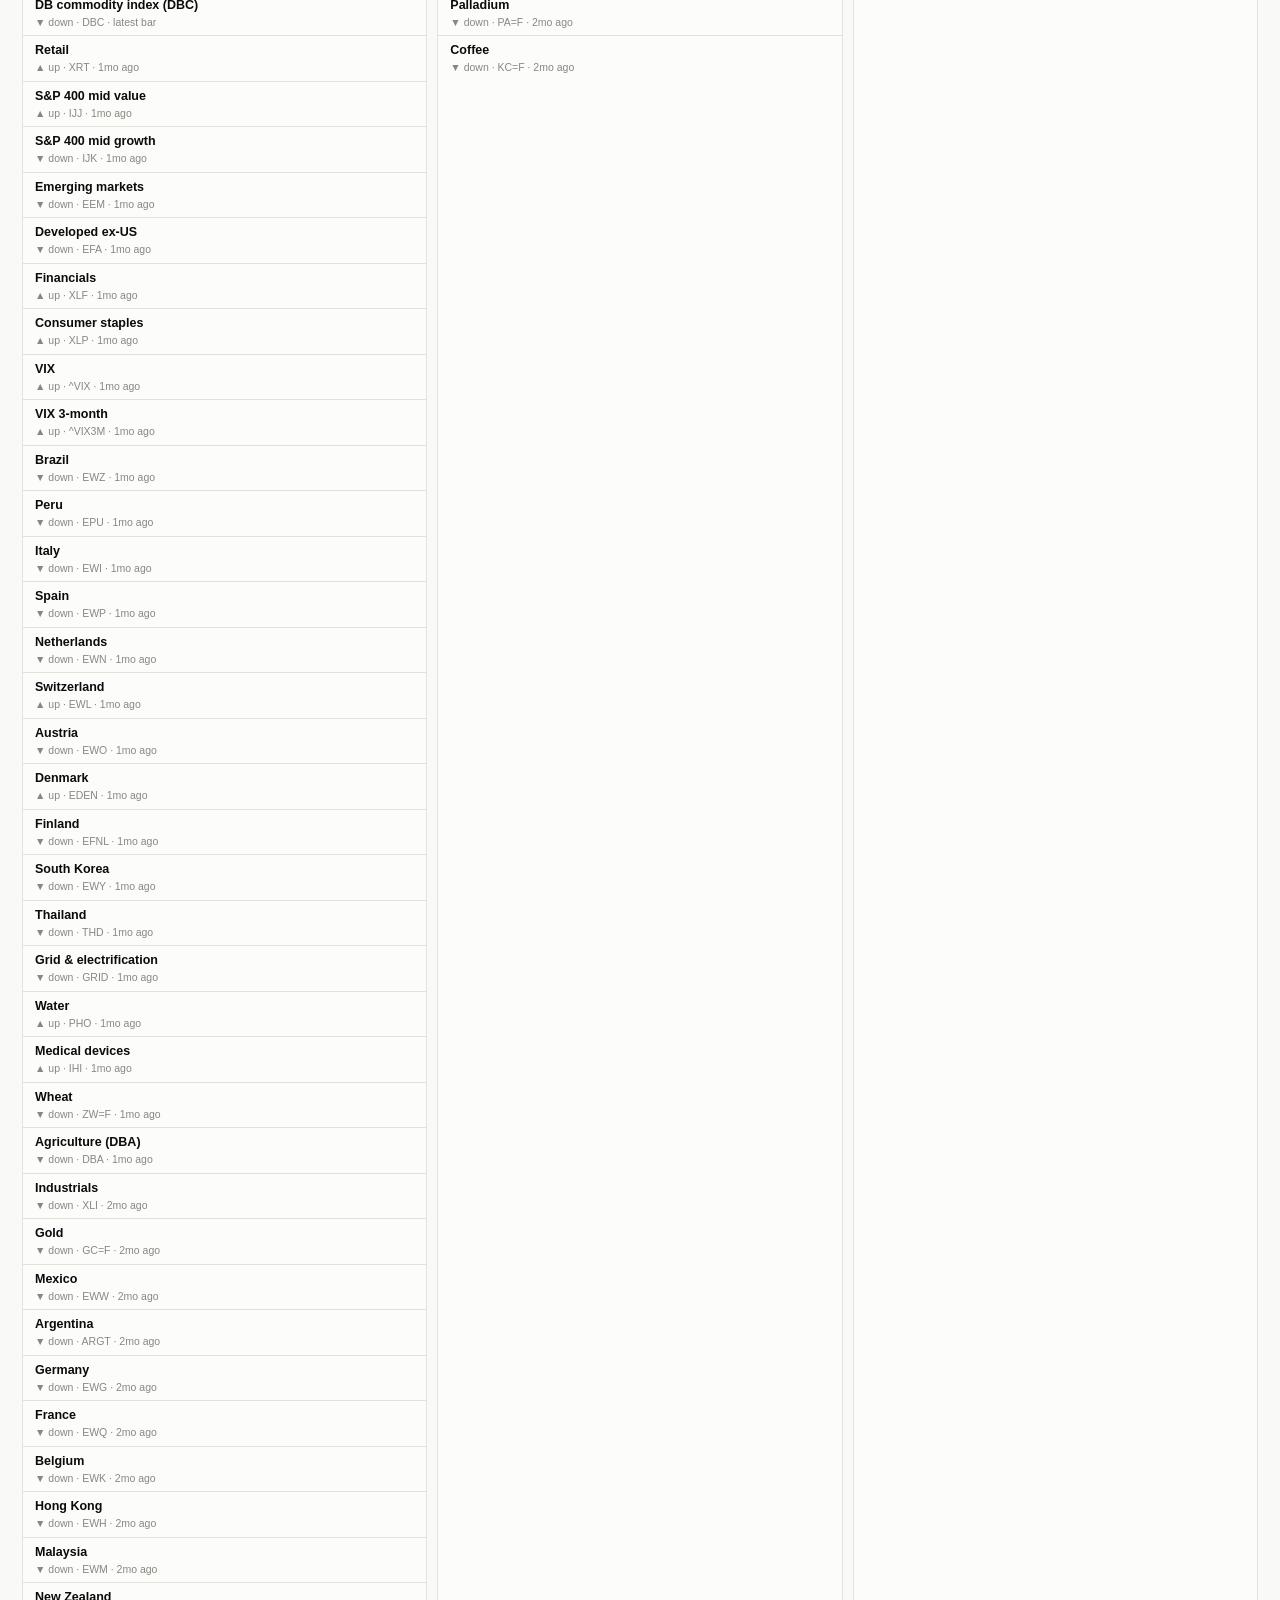
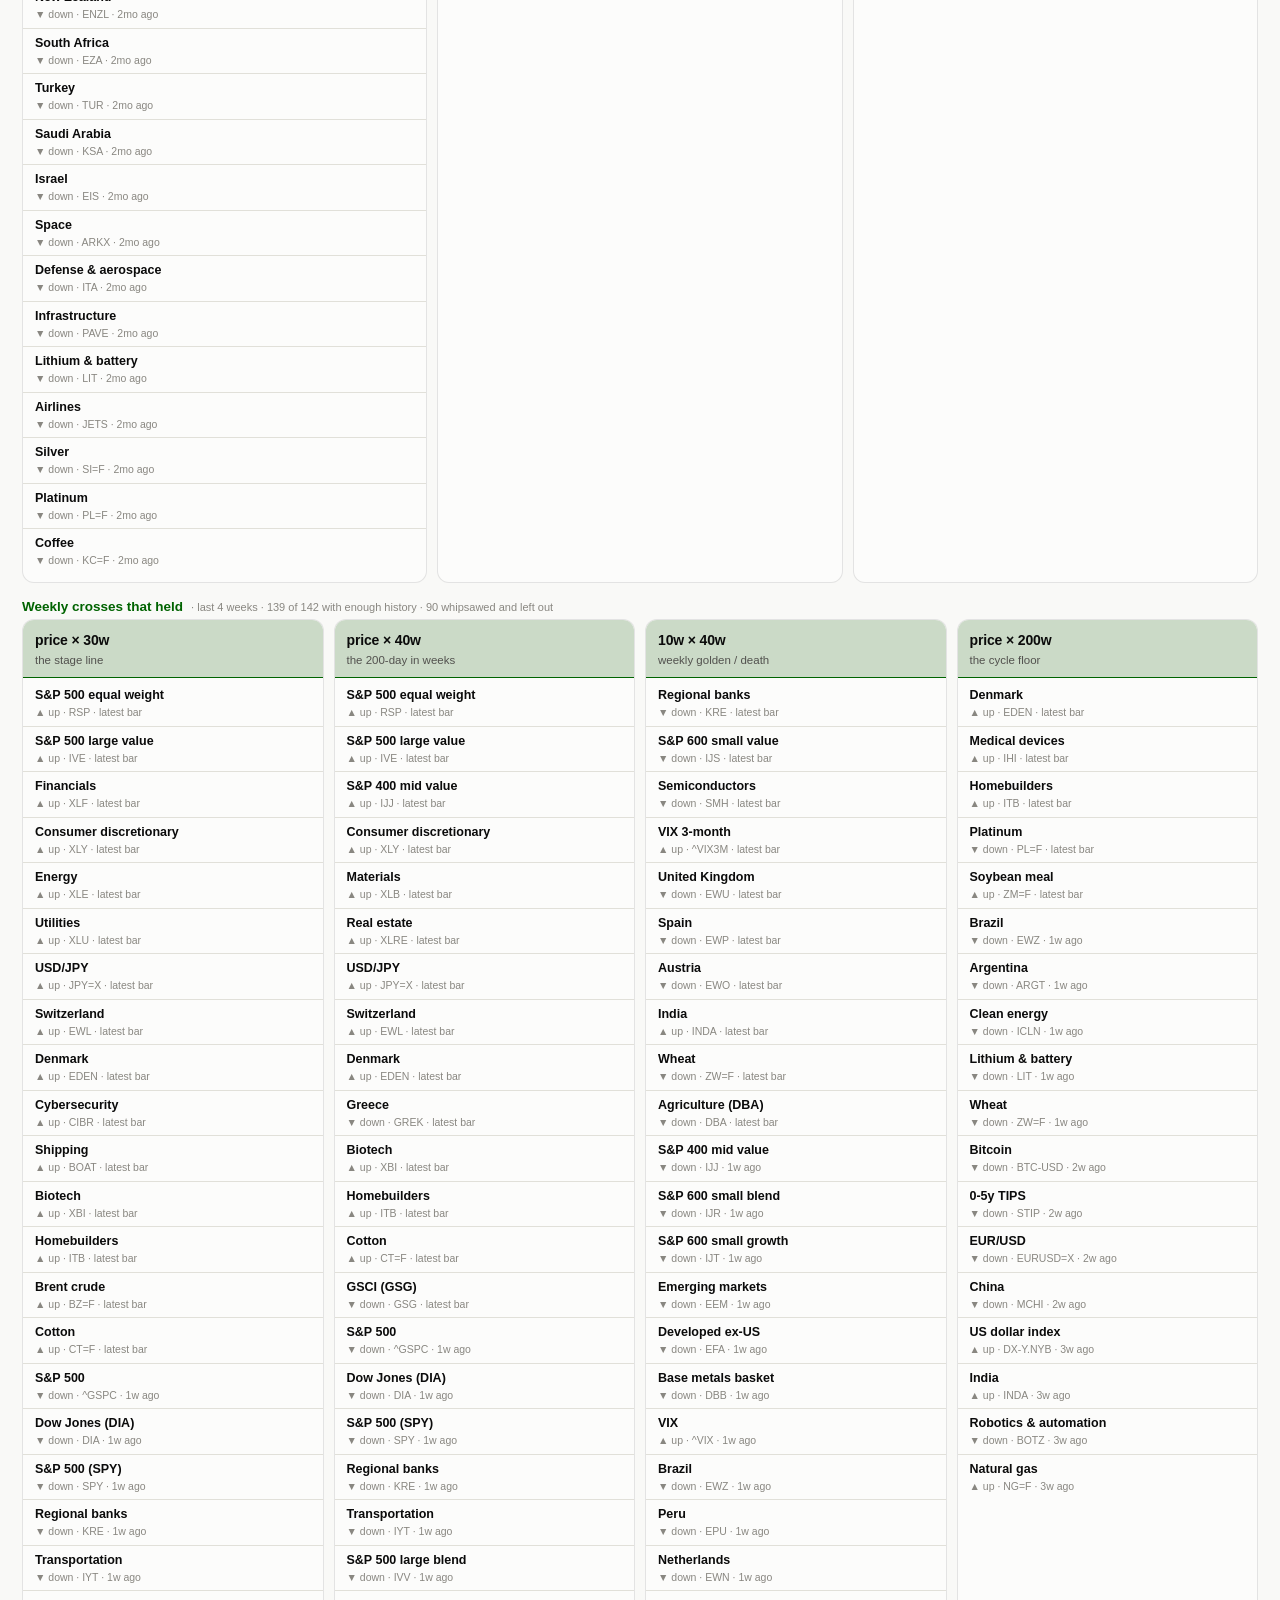
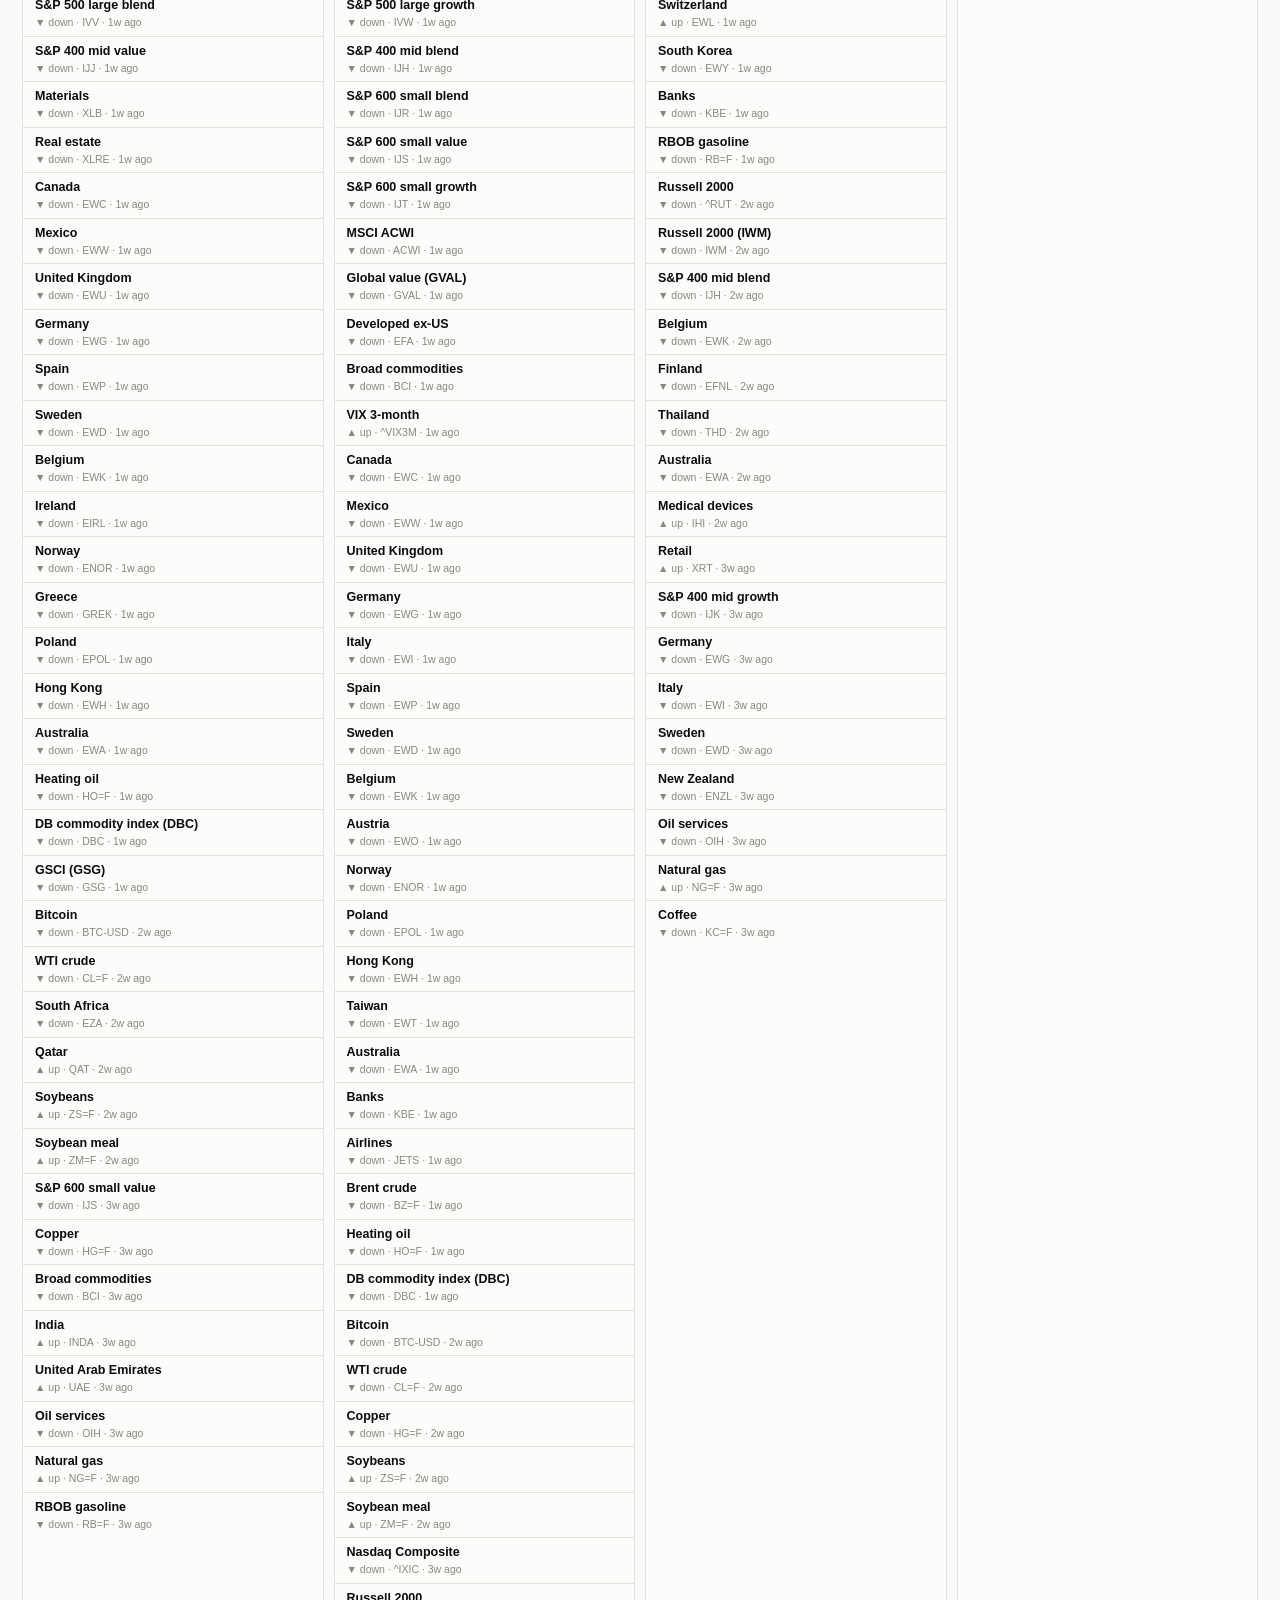
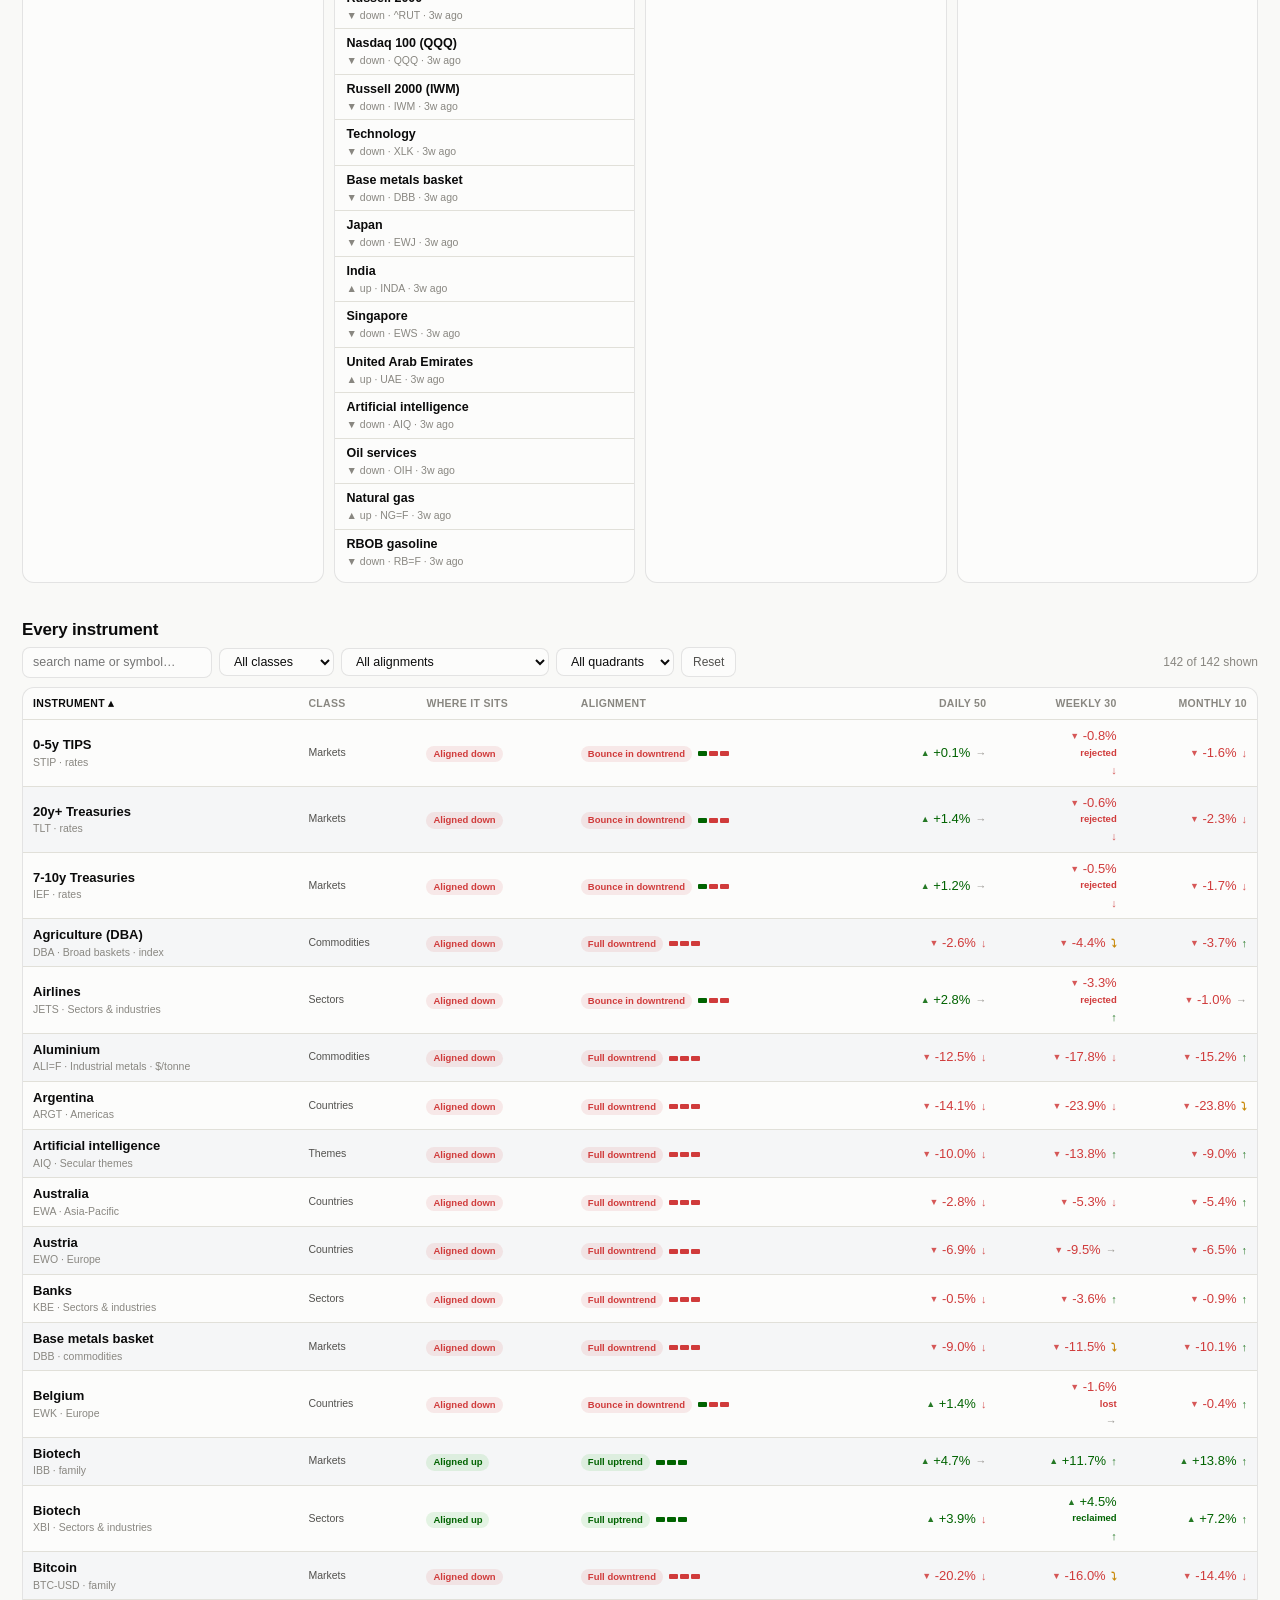
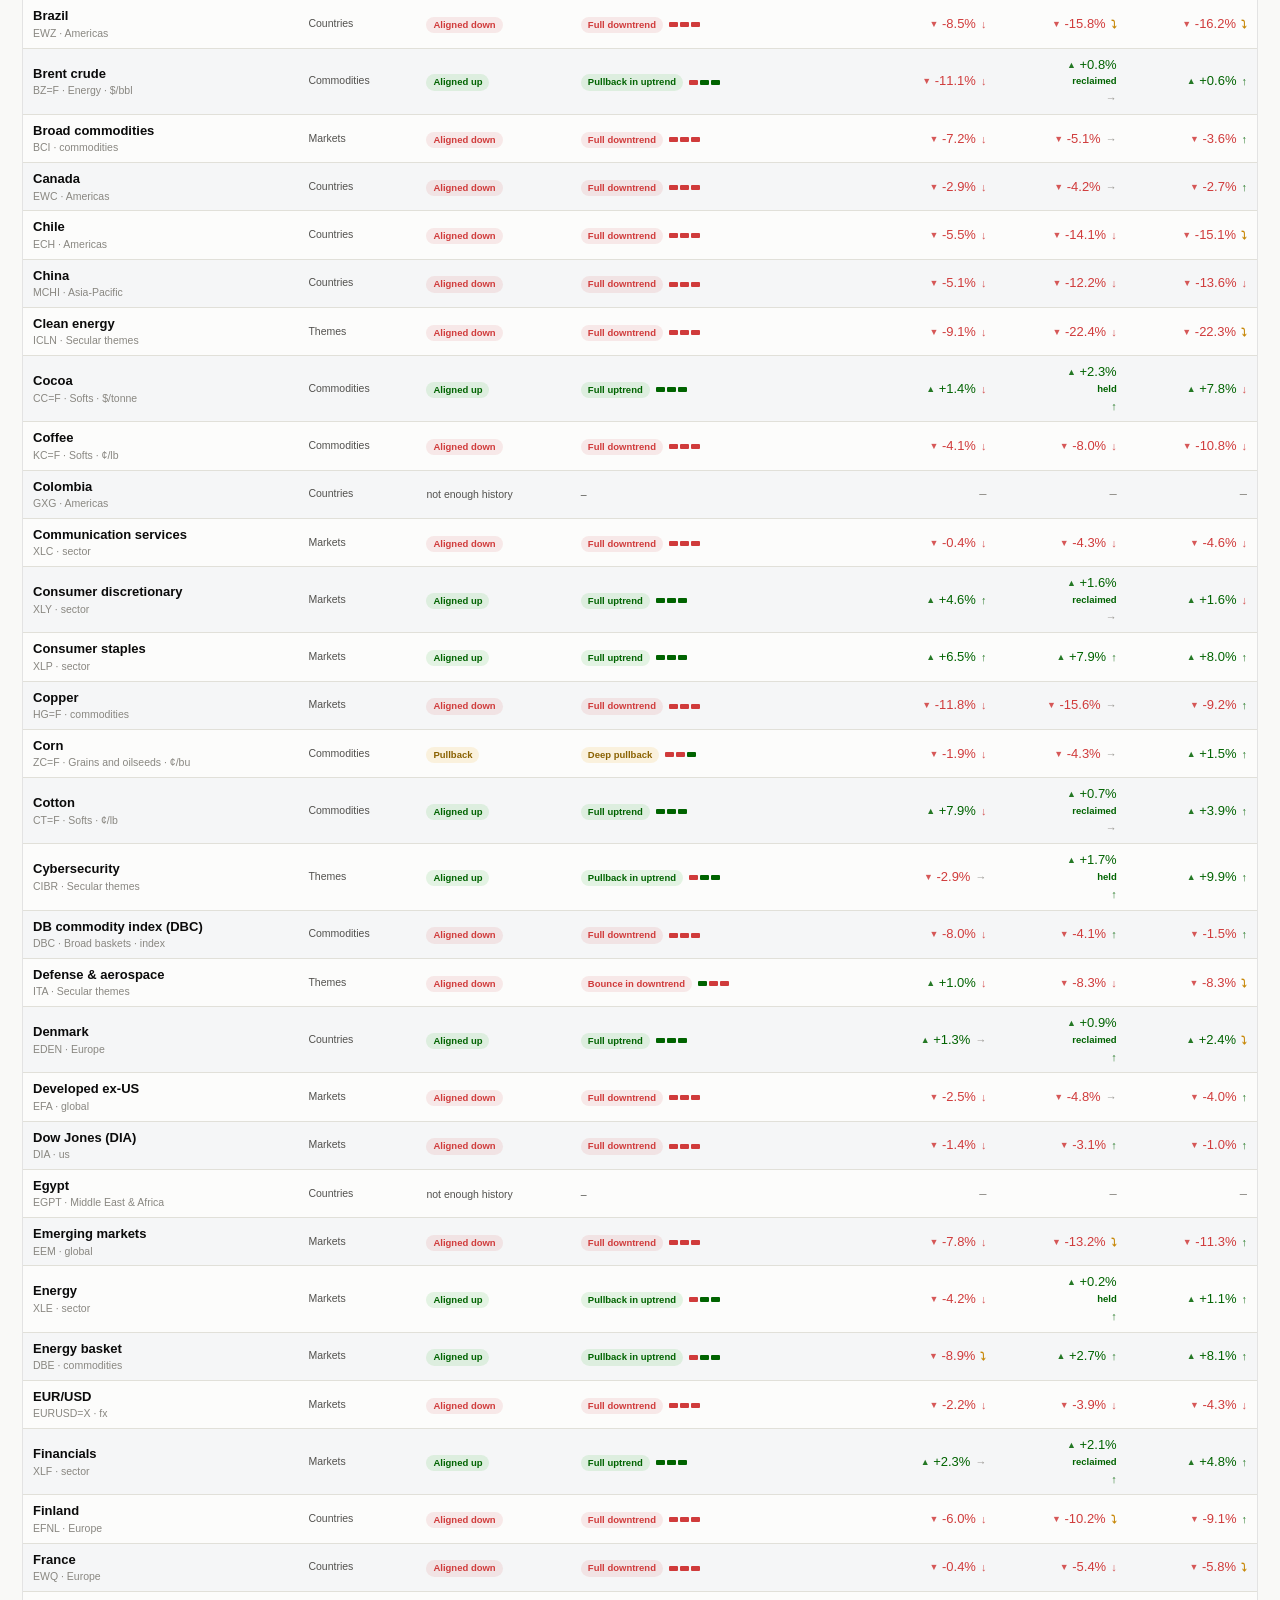
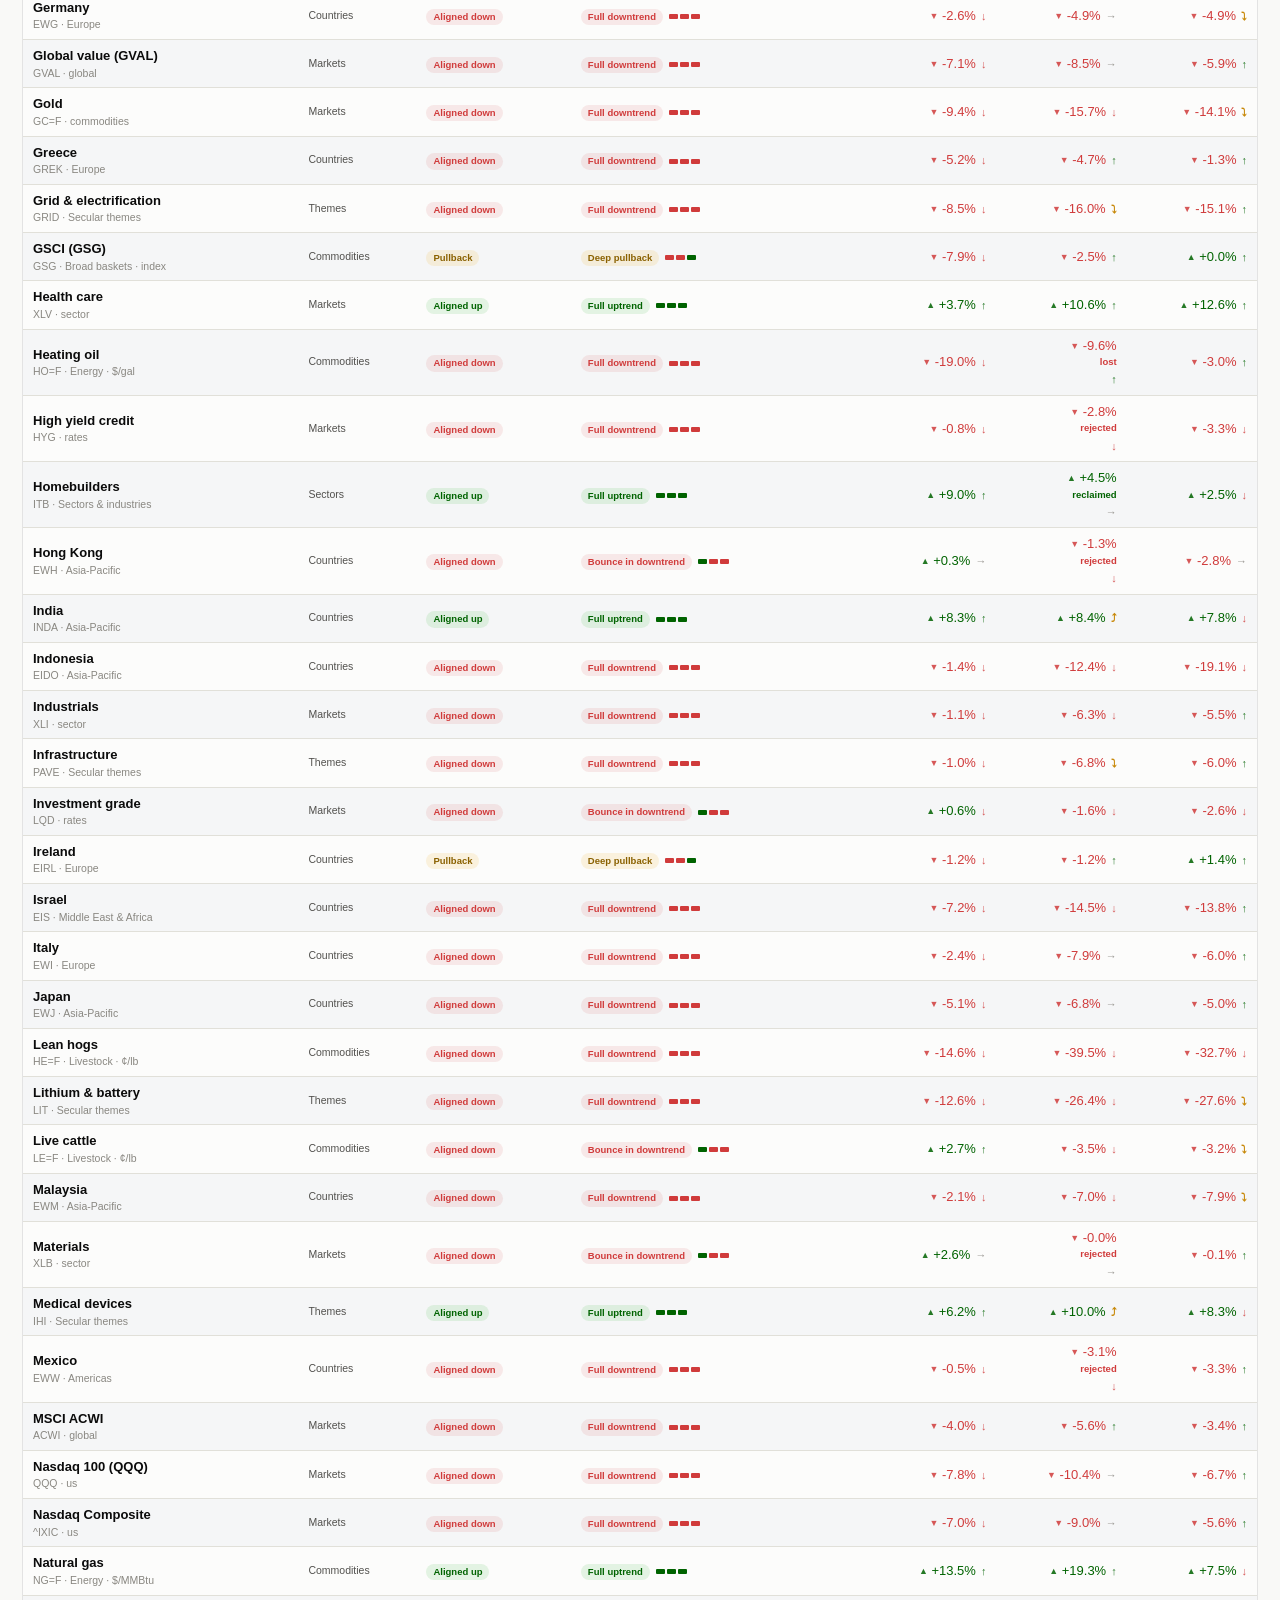
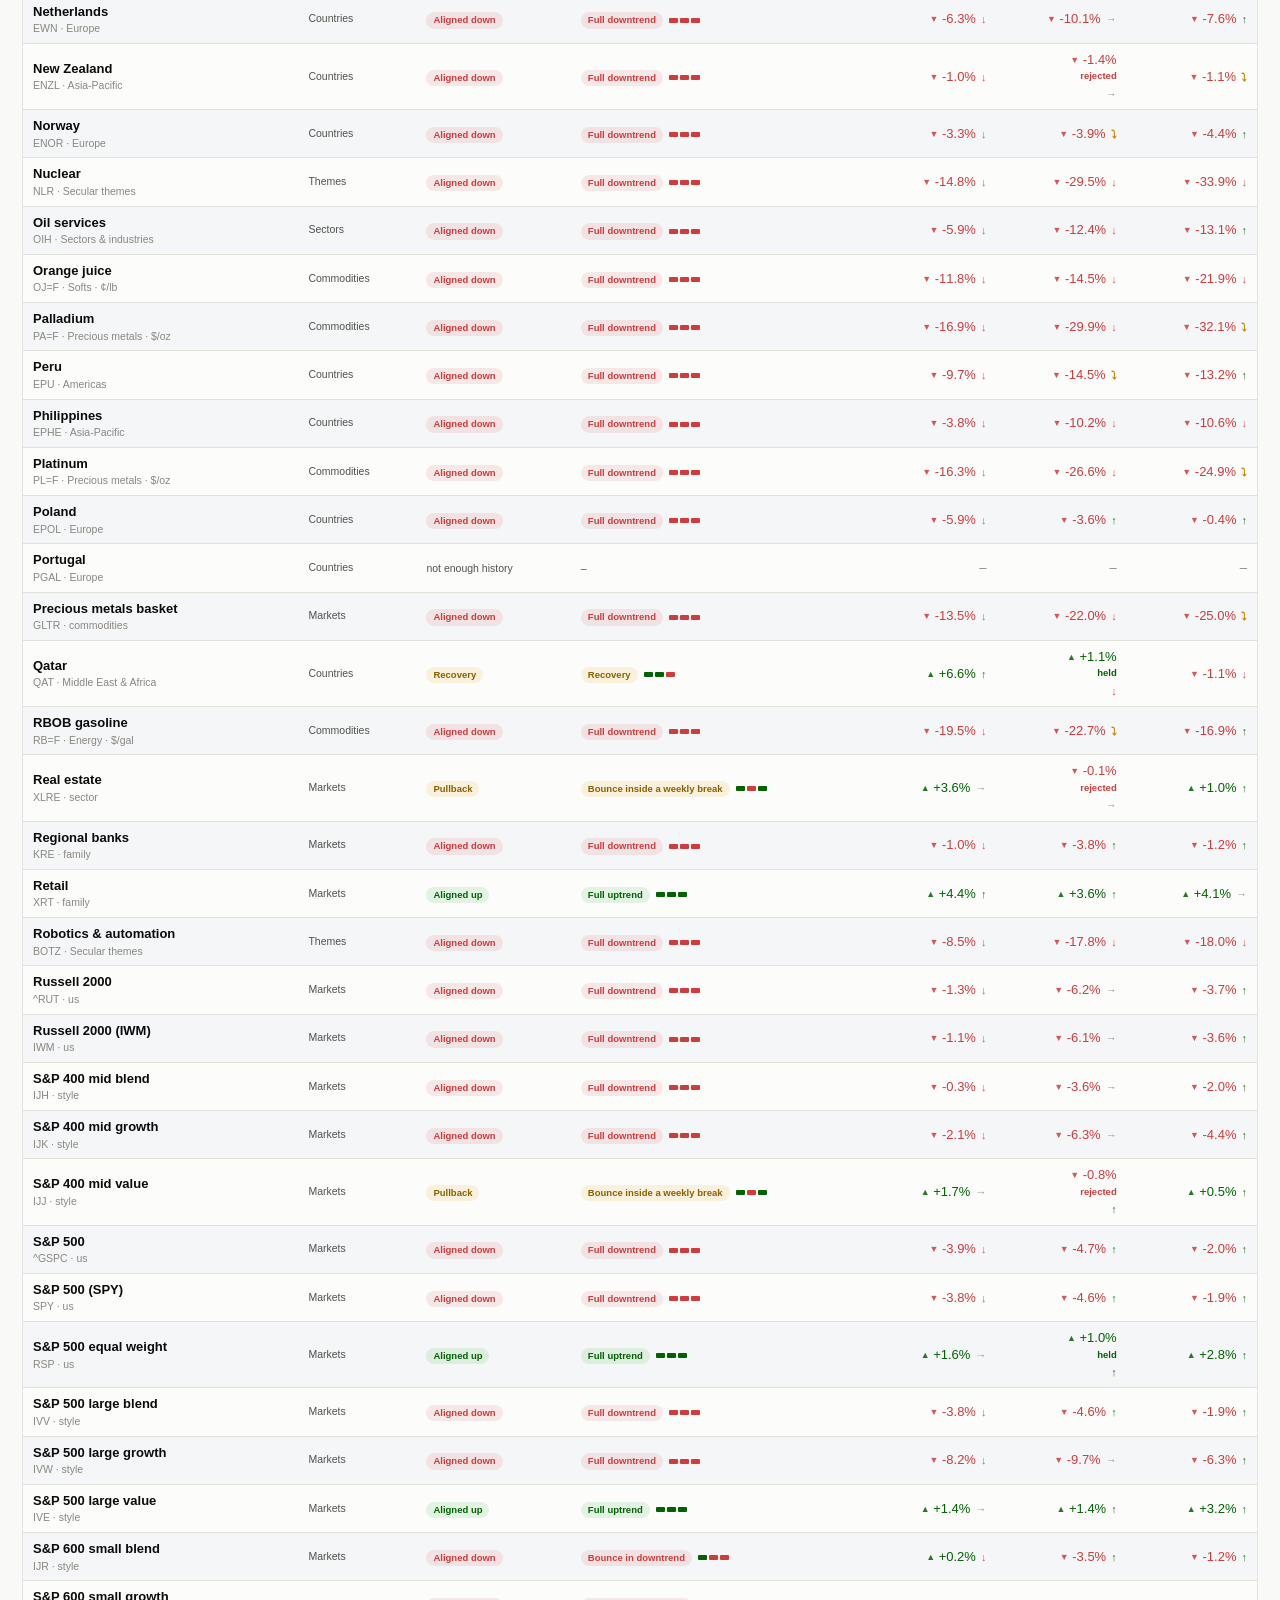
<file: docs/trend.html>
<!DOCTYPE html>
<html lang="en">
<head>
<meta charset="utf-8">
<meta name="viewport" content="width=device-width, initial-scale=1">
<title>Trend map — Macro Compass</title>
<link rel="icon" href="favicon.svg" type="image/svg+xml">
<link rel="alternate icon" href="favicon.ico" sizes="any">
<meta name="theme-color" content="#0f1b2d">
<style>
  :root {
    color-scheme: light dark;
    --page:#f9f9f7; --surface-1:#fcfcfb; --surface-2:#f2f1ed;
    --text-primary:#0b0b0b; --text-secondary:#52514e; --text-muted:#898781;
    --grid:#e1e0d9; --baseline:#c3c2b7; --border:rgba(11,11,11,0.10);
    --series-1:#2a78d6; --series-2:#eb6834;
    --up:#006300; --down:#d03b3b; --warn:#8a6100;
    --on-bg:rgba(12,163,12,0.10); --off-bg:rgba(208,59,59,0.10);
    --mixed-bg:rgba(237,161,0,0.12);
  }
  @media (prefers-color-scheme: dark) {
    :root:where(:not([data-theme="light"])) {
      --page:#0d0d0d; --surface-1:#1a1a19; --surface-2:#232322;
      --text-primary:#fff; --text-secondary:#c3c2b7; --text-muted:#898781;
      --grid:#2c2c2a; --baseline:#383835; --border:rgba(255,255,255,0.10);
      --series-1:#3987e5; --series-2:#d95926;
      --up:#0ca30c; --down:#e66767; --warn:#eda100;
      --on-bg:rgba(12,163,12,0.14); --off-bg:rgba(230,103,103,0.14);
      --mixed-bg:rgba(237,161,0,0.16);
    }
  }
  * { box-sizing:border-box; margin:0; }
  body { background:var(--page); color:var(--text-primary); font-size:15px; line-height:1.5;
    font-family:ui-sans-serif,-apple-system,"Segoe UI",Roboto,sans-serif;
    -webkit-font-smoothing:antialiased; }
  .wrap { max-width:1340px; margin:0 auto; padding:26px 22px 70px; }
  header { display:flex; justify-content:space-between; align-items:flex-start; gap:16px;
    flex-wrap:wrap; }
  h1 { font-size:26px; letter-spacing:-0.02em; }
  h2 { font-size:17px; margin:34px 0 4px; letter-spacing:-0.01em; }
  .stamp { color:var(--text-muted); font-size:13px; margin-top:3px; }
  .lede { color:var(--text-secondary); font-size:13.5px; max-width:90ch; margin-bottom:12px; }
  nav.pages { display:flex; gap:6px; margin-top:14px; flex-wrap:wrap; }
  nav.pages a { font-size:13px; color:var(--text-secondary); text-decoration:none;
    border:1px solid var(--border); border-radius:999px; padding:5px 13px; }
  nav.pages a:hover { color:var(--text-primary); border-color:var(--baseline); }
  nav.pages a.here { color:var(--text-primary); border-color:var(--baseline);
    background:var(--surface-1); font-weight:600; }
  #status { color:var(--text-muted); font-size:13.5px; margin-top:20px; }
  .up { color:var(--up); } .down { color:var(--down); }

  .switch { display:flex; gap:5px; align-items:center; margin:0 0 12px; flex-wrap:wrap; }
  .switch .slabel { font-size:12px; color:var(--text-muted); margin-right:3px; }
  .rangebtn { font:inherit; font-size:12.5px; color:var(--text-secondary); cursor:pointer;
    background:var(--surface-1); border:1px solid var(--border); border-radius:8px;
    padding:4px 12px; }
  .rangebtn[aria-pressed="true"] { color:var(--text-primary); border-color:var(--baseline);
    font-weight:640; }
  .rangebtn:hover { color:var(--text-primary); }
  .switch .manote { font-size:11.5px; color:var(--text-muted); }

  /* quadrant */
  .quadwrap { background:var(--surface-1); border:1px solid var(--border); border-radius:12px;
    padding:14px; overflow:hidden; }
  .quad { width:100%; height:auto; display:block; touch-action:none; }
  .quad .qfill-tr { fill:var(--on-bg); }
  .quad .qfill-bl { fill:var(--off-bg); }
  .quad .qfill-tl, .quad .qfill-br { fill:var(--mixed-bg); }
  .quad .axis { stroke:var(--baseline); stroke-width:1; }
  .quad .gridline { stroke:var(--grid); stroke-width:1; }
  .quad .qlab { font-size:11px; font-weight:650; fill:var(--text-secondary); }
  .quad .qsub { font-size:9.5px; fill:var(--text-muted); }
  .quad .tick { font-size:9px; fill:var(--text-muted); }
  .quad .dot { stroke:var(--surface-1); stroke-width:1; cursor:pointer; }
  .quad .dot.c-markets { fill:var(--series-1); }
  .quad .dot.c-countries { fill:#7b5ea7; }
  .quad .dot.c-themes { fill:var(--series-2); }
  .quad .dot.c-sectors { fill:#0f8b8d; }
  .quad .dot.c-commodities { fill:#b08900; }
  .quad .dotlab { font-size:8.5px; fill:var(--text-secondary); pointer-events:none; }
  .legend { display:flex; gap:12px; flex-wrap:wrap; margin-top:9px; font-size:11.5px;
    color:var(--text-secondary); }
  .legend i { display:inline-block; width:9px; height:9px; border-radius:50%; margin-right:4px; }
  .legend .c-markets { background:var(--series-1); }
  .legend .c-countries { background:#7b5ea7; }
  .legend .c-themes { background:var(--series-2); }
  .legend .c-sectors { background:#0f8b8d; }
  .legend .c-commodities { background:#b08900; }

  .qcards { display:grid; grid-template-columns:repeat(auto-fit,minmax(200px,1fr)); gap:9px;
    margin-top:12px; }
  .qcard { background:var(--surface-1); border:1px solid var(--border); border-radius:12px;
    padding:10px 13px; cursor:pointer; }
  .qcard[aria-pressed="true"] { border-color:var(--baseline); background:var(--surface-2); }
  .qcard .ql { font-size:11px; color:var(--text-muted); text-transform:uppercase;
    letter-spacing:0.04em; }
  .qcard .qv { font-size:22px; font-weight:690; font-variant-numeric:tabular-nums; }
  .qcard .qs { font-size:11.5px; color:var(--text-secondary); line-height:1.35; }
  .qcard.q-tr { border-left:3px solid var(--up); }
  .qcard.q-bl { border-left:3px solid var(--down); }
  .qcard.q-tl, .qcard.q-br { border-left:3px solid var(--warn); }

  /* alignment read */
  .acards { display:grid; grid-template-columns:repeat(auto-fit,minmax(255px,1fr)); gap:9px; }
  .acard { background:var(--surface-1); border:1px solid var(--border); border-radius:12px;
    padding:10px 13px; cursor:pointer; }
  .acard[aria-pressed="true"] { border-color:var(--baseline); background:var(--surface-2); }
  .acard .ah { display:flex; align-items:baseline; gap:8px; }
  .acard .al { font-size:12.5px; font-weight:680; }
  .acard .av { font-size:20px; font-weight:690; font-variant-numeric:tabular-nums; margin-left:auto; }
  .acard .ac { display:flex; gap:3px; margin:3px 0 5px; }
  .acard .ac i { display:inline-block; width:22px; height:6px; border-radius:2px;
    background:var(--grid); }
  .acard .ac i.on { background:var(--up); }
  .acard .ac i.off { background:var(--down); }
  .acard .ac span { font-size:9px; color:var(--text-muted); margin-left:4px; }
  .acard .as { font-size:11.5px; color:var(--text-secondary); line-height:1.4; }
  .acard .an { font-size:11px; color:var(--text-muted); margin-top:5px; overflow:hidden;
    text-overflow:ellipsis; white-space:nowrap; }
  .acard.t-up { border-left:3px solid var(--up); }
  .acard.t-down { border-left:3px solid var(--down); }
  .acard.t-warn { border-left:3px solid var(--warn); }
  .atag { display:inline-block; font-size:9.5px; font-weight:650; border-radius:999px;
    padding:1px 7px; white-space:nowrap; }
  .atag.t-up { background:var(--on-bg); color:var(--up); }
  .atag.t-down { background:var(--off-bg); color:var(--down); }
  .atag.t-warn { background:var(--mixed-bg); color:var(--warn); }
  .abar { display:inline-flex; gap:2px; margin-left:6px; vertical-align:middle; }
  .abar i { display:inline-block; width:9px; height:5px; border-radius:1px; background:var(--grid); }
  .abar i.on { background:var(--up); } .abar i.off { background:var(--down); }

  /* table */
  .toolbar { display:flex; gap:7px; align-items:center; flex-wrap:wrap; margin-bottom:9px; }
  .toolbar input[type="text"], .toolbar select { font:inherit; font-size:12.5px;
    color:var(--text-primary); background:var(--surface-1); border:1px solid var(--border);
    border-radius:8px; padding:5px 10px; }
  .toolbar input[type="text"] { min-width:190px; }
  .toolbar .cnt { font-size:12px; color:var(--text-muted); margin-left:auto; }
  .toolbar button { font:inherit; font-size:12px; color:var(--text-secondary);
    background:var(--surface-1); border:1px solid var(--border); border-radius:8px;
    padding:5px 11px; cursor:pointer; }
  .tablewrap { overflow-x:auto; background:var(--surface-1); border:1px solid var(--border);
    border-radius:12px; }
  table { border-collapse:collapse; width:100%; font-size:13px; }
  th { font-size:10.5px; font-weight:600; color:var(--text-muted); text-transform:uppercase;
    letter-spacing:0.03em; text-align:right; padding:8px 10px; border-bottom:1px solid var(--grid);
    white-space:nowrap; cursor:pointer; user-select:none; }
  th.left { text-align:left; } th.nosort { cursor:default; }
  th.active { color:var(--text-primary); }
  th.active::after { content:" ▾"; } th.active.asc::after { content:" ▴"; }
  td { padding:6px 10px; border-bottom:1px solid var(--grid); text-align:right;
    white-space:nowrap; font-variant-numeric:tabular-nums; }
  td.left { text-align:left; }
  tbody tr:last-child td { border-bottom:none; }
  tbody tr:nth-child(even) td { background:rgba(125,150,180,0.055); }
  tbody tr:hover td { background:var(--surface-2); }
  .iname { color:var(--text-primary); font-weight:600; text-decoration:none; }
  .iname:hover { text-decoration:underline; }
  .isym { color:var(--text-muted); font-size:10.5px; display:block; font-weight:400; }
  td.maup { color:var(--up); } td.madown { color:var(--down); } td.madim { color:var(--text-muted); }
  .maside { font-size:9px; vertical-align:1px; opacity:0.85; }
  .matag { display:block; font-size:9.5px; font-weight:650; text-transform:lowercase; }
  .matag.held, .matag.reclaimed { color:var(--up); }
  .matag.lost, .matag.rejected { color:var(--down); }
  .qtag { display:inline-block; font-size:9.5px; font-weight:650; border-radius:999px;
    padding:1px 7px; white-space:nowrap; }
  .qtag.q-tr { background:var(--on-bg); color:var(--up); }
  .qtag.q-bl { background:var(--off-bg); color:var(--down); }
  .qtag.q-tl, .qtag.q-br { background:var(--mixed-bg); color:var(--warn); }
  .cls { font-size:10.5px; color:var(--text-secondary); }

  /* cross ladder (ma.js) */
  .sigblock { margin-bottom:14px; }
  .sigblock > h3 { font-size:13.5px; margin:0 0 2px; display:flex; align-items:baseline; gap:8px;
    flex-wrap:wrap; }
  .sigblock.bull > h3 { color:var(--up); }
  .sigblock.bear > h3 { color:var(--down); }
  .sigblock > h3 .ladder { font-size:11px; font-weight:500; color:var(--text-muted); }
  .sigcols { display:grid; grid-template-columns:repeat(5,minmax(0,1fr)); gap:10px; }
  @media (max-width:1100px) { .sigcols { grid-template-columns:repeat(2,minmax(0,1fr)); } }
  @media (max-width:620px) { .sigcols { grid-template-columns:1fr; } }
  .sigcol { background:var(--surface-1); border:1px solid var(--border); border-radius:12px;
    padding:0 0 8px; min-width:0; overflow:hidden; }
  .sigcol .tierhead { font-size:14px; font-weight:680; margin:0; padding:10px 12px 1px;
    color:var(--text-primary); letter-spacing:-0.01em; }
  .sigblock.bull .sigcol .tierhead, .sigblock.bull .sigcol .sigsub {
    background:color-mix(in srgb, var(--surface-2) 84%, var(--up)); }
  .sigblock.bear .sigcol .tierhead, .sigblock.bear .sigcol .sigsub {
    background:color-mix(in srgb, var(--surface-2) 84%, var(--down)); }
  .sigblock.bull .sigcol .sigsub { border-bottom:1px solid var(--up); }
  .sigblock.bear .sigcol .sigsub { border-bottom:1px solid var(--down); }
  .sigcol .sigsub { font-size:11.5px; color:var(--text-secondary); margin:0; padding:0 12px 8px; }
  .sigitem { padding:5px 12px; border-top:1px solid var(--grid); font-size:12.5px; }
  .sigcol div.sigitem:first-of-type { border-top:none; padding-top:8px; }
  .sigitem a { color:var(--text-primary); font-weight:600; text-decoration:none; }
  .sigitem a:hover { text-decoration:underline; }
  .sigitem .sighint { display:block; font-size:10.5px; color:var(--text-muted); }
  .sigitem .whiptag { color:var(--series-2); font-size:10px; border:1px solid var(--border);
    border-radius:4px; padding:0 4px; margin-left:5px; }
  .sigcol .signone { font-size:11.5px; color:var(--text-muted); margin:0; padding:9px 12px 2px; }

  .note { font-size:12px; color:var(--text-muted); margin-top:8px; max-width:90ch;
    line-height:1.45; }
  footer { margin-top:46px; font-size:13px; color:var(--text-muted); max-width:90ch; }
  footer a { color:var(--text-secondary); }
  /* MA slope: direction of the average itself, beside its distance. Amber for
     a turn because a turn is neither up nor down yet — it is the thing to look
     at. */
  .maslope { margin-left:5px; font-size:11px; opacity:.85; }
  .maslope.rising  { color:var(--up); }
  .maslope.falling { color:var(--down); }
  .maslope.turnup, .maslope.turndown { color:var(--open, #c8890a); font-weight:700; opacity:1; }
  .maslope.flat, .maslope.flatup, .maslope.flatdown { color:var(--text-muted); }

  #totop { position:fixed; right:18px; bottom:18px; z-index:40; width:40px; height:40px;
    border-radius:50%; border:1px solid #eda100; background:#eda100; color:#241a03;
    font-size:17px; font-weight:700; cursor:pointer; display:none; align-items:center;
    justify-content:center; box-shadow:0 4px 14px rgba(0,0,0,0.28); }
  #totop.show { display:flex; }
</style>
<link rel="stylesheet" href="mobile.css?v=20260927b">
<script src="mobile.js?v=20261012a" defer></script>
<script src="pricefloor.js?v=20260927b"></script>
<script src="links.js?v=20260927b"></script>
</head>
<body>
<script src="universe.js?v=20260927b"></script>
<script src="ma.js?v=20260927b"></script>
<div class="wrap">
  <header>
    <div>
      <h1>Trend map</h1>
      <p class="stamp" id="stamp">Loading…</p>
    </div>
  </header>
  <nav class="pages">
    <a href="./">Overview</a>
    <a href="tape.html">Today</a>
    <a href="watch.html">Watchlist</a>
    <a href="watch.html?set=benchmarks">Benchmarks</a>
    <a href="portfolio.html">Portfolio</a>
    <a href="markets.html">Markets</a>
    <a href="trend.html" class="here">Trend map</a>
    <a href="ai.html">AI</a>
    <a href="commodities.html">Commodities</a>
    <a href="countries.html">Countries</a>
    <a href="themes.html">Themes</a>
    <a href="macro.html">Macro &amp; flows</a>
    <a href="letters.html">Letters &amp; 13F</a>
    <a href="lookup.html">Lookup</a>
    <a href="method.html">Method</a>
  </nav>

  <p id="status">Fetching weekly and monthly bars…</p>

  <div id="content" hidden>
    <p class="lede">The slow timeframes, and where the daily sits inside them. What this page asks
      is where something stands on the averages that take quarters to change their mind — the
      weekly and monthly — and then, in the alignment read, whether the daily agrees. Indices,
      country and sector funds, themes and commodity contracts; no individual companies, because
      a single name's trend is a different question from a market's. Yields are excluded too: the
      distance between a bond yield and its own average is a real number but not the same
      statement as a price's.</p>

    <h2>The alignment read</h2>
    <p class="lede">One sentence per instrument, from three timeframes at once. Daily 50 for the
      swing trader, the 30-week for the intermediate trend, the 10-month for the primary — Weinstein's
      stage line and the 200-day expressed in months, and fixed. The eight combinations are not
      eight equal boxes — they are the stages a trend passes through,
      and each has a name a trader would use and a thing they would do about it. Click a state to
      filter everything below to it.</p>
    <p class="lede">Each moving-average column now also says which way that average is
      <em>heading</em>, because being above a rising 150-day and above one that has been sliding
      for three months are not the same position:
      <span class="maslope rising">↑</span> rising ·
      <span class="maslope falling">↓</span> falling ·
      <span class="maslope flat">→</span> flat or flattening ·
      <span class="maslope turnup">⤴</span> turning up ·
      <span class="maslope turndown">⤵</span> turning down.
      Hover any cell for the figures behind it. Flat is measured against how much that instrument
      normally moves, so a quiet bond fund and a volatility index each get a threshold that means
      something for them.</p>
    <div class="acards" id="acards"></div>
    <p class="note" id="anote"></p>

    <h2>Where everything sits</h2>
    <p class="lede">Each instrument placed by its distance from a weekly average across and a
      monthly one up. The two lengths are set separately because the axes ask different
      questions — the weekly carries the intermediate trend, the monthly the primary one — and
      the same number on both would pair a year against four years and call it a comparison.
      Change the lengths to look at the same instruments on different lines — a swing trader's
      30-week, a position trader's 40, the 200-week cycle floor. This re-scales the map and the
      table only; the alignment read above is pinned to its own lines and does not move. The
      quadrant a thing lands in is the reading: agreement in the corners, disagreement in the
      off-diagonals, and the off-diagonals are where trends turn.</p>
    <div class="switch" id="periodsw" role="group" aria-label="Average lengths"></div>
    <div class="quadwrap">
      <svg class="quad" id="quad" viewBox="0 0 1000 620" role="img"
           aria-label="Weekly against monthly position"></svg>
      <div class="legend" id="legend"></div>
    </div>
    <div class="qcards" id="qcards"></div>
    <p class="note" id="quadnote"></p>

    <h2>Major crosses</h2>
    <p class="lede">The crosses a chartist would mark on the chart, and nothing faster. On weekly
      bars: price through the 30-week stage line, through the 40-week, the 10-by-40 golden or
      death cross, and the 200-week cycle floor. On monthly: price through the 10-month tactical
      line and the 20-month, and the 10-by-20. Only crosses that have held are shown — one that
      was given back inside the window is chop, not a change of trend — and the window is short,
      the last four weeks and three months, so this reads as what just changed rather than a
      year's history.</p>
    <div id="scan"></div>

    <h2>Every instrument</h2>
    <div class="toolbar" id="toolbar"></div>
    <div class="tablewrap" id="table"></div>
    <p class="note" id="tablenote"></p>
  </div>

  <footer>
    <p>Prices from Yahoo Finance, fetched live on each load and delayed rather than real-time,
      each instrument in its own quoted currency and never converted. Weekly bars come from a
      five-year window and monthly from twenty-five, which is what the feed will serve at those
      intervals — so a 200-period monthly average needs about seventeen years of history and the
      newer funds simply do not have one. Coverage is stated rather than assumed, and anything
      without enough history reads as a dash instead of being quietly dropped. Averages are
      simple, computed on closes. Part of <a href="./">Macro Compass</a>. Not investment advice.</p>
  </footer>
</div>
<button id="totop" type="button" title="Back to top" aria-label="Back to top">↑</button>

<script>
"use strict";
(async function () {
  const $ = s => document.querySelector(s);
  const h = (tag, cls, text) => {
    const n = document.createElement(tag);
    if (cls) n.className = cls;
    if (text !== undefined) n.textContent = text;
    return n;
  };
  const svgEl = (tag, attrs) => {
    const n = document.createElementNS("http://www.w3.org/2000/svg", tag);
    for (const k in attrs) n.setAttribute(k, attrs[k]);
    return n;
  };
  const fmt = (v, d = 1) => v == null || !isFinite(v) ? "–"
    : v.toLocaleString("en-US", { minimumFractionDigits: d, maximumFractionDigits: d });
  const pct = v => v == null ? "–" : (v > 0 ? "+" : "") + fmt(v) + "%";
  /* Straight to the chart. A ticker on this site is something you want to look
     at, not read a summary of, and the summary page was one more click away
     from the thing you actually opened it for. Verified in a browser rather
     than with curl, which Yahoo answers 404 for every non-US symbol. */
  const YQ = window.YCHART;   // see links.js

  /* ---- the universe --------------------------------------------------
     Five classes assembled from the shared lists. Individual companies are
     excluded by dropping the Magnificent 7 group, which is the only place
     app.js's cross-asset set holds single names; yields go too, because a
     rate's distance from its own average is not the same statement as a
     price's and one column holding both invites reading them alike.

     Deduplicated by symbol with the first class winning, so a sector fund
     that appears in both the markets list and the sector band is counted
     once and labelled by where it is most at home. */
  const U = window.UNIVERSE;
  const CLASSES = [
    ["markets", "Markets"], ["countries", "Countries"], ["themes", "Themes"],
    ["sectors", "Sectors"], ["commodities", "Commodities"],
  ];
  const seen = new Set();
  const ROWS = [];
  const add = (sym, name, cls, extra) => {
    if (!sym || seen.has(sym)) return;
    seen.add(sym);
    ROWS.push({ sym, name, cls, extra: extra || "" });
  };
  for (const [sym, name, group, kind] of U.MARKETS) {
    if (group === "mag7" || kind === "yield") continue;
    add(sym, name, "markets", group);
  }
  for (const [etf, name, region] of U.COUNTRIES) add(etf, name, "countries", region);
  for (const [etf, name] of U.BENCH) add(etf, name, "countries", "Benchmark");
  U.BANDS.forEach(([band, , list]) => {
    const cls = /sector/i.test(band) ? "sectors" : "themes";
    for (const [etf, name] of list) add(etf, name, cls, band);
  });
  for (const [complexName, list] of U.COMPLEXES) {
    for (const [sym, name, unit] of list) add(sym, name, "commodities", complexName + " · " + unit);
  }

  /* ---- load ----------------------------------------------------------
     Only the higher timeframes: this page never draws a daily figure, so the
     daily fetch every other page makes is simply skipped. */
  const status = $("#status");
  /* The alignment read needs a daily leg the rest of this page does not.
     One batched pass through spark, closes only, kept in a plain map. Two
     years is enough for a 50-day with room to spare. */
  const DAILY = {};
  async function loadDaily(symbols) {
    const PROXIES = [
      u => "https://macro-compass-proxy.joe-edessa.workers.dev/?url=" + encodeURIComponent(u),
      u => "https://api.cors.lol/?url=" + encodeURIComponent(u),
      u => "https://api.allorigins.win/raw?url=" + encodeURIComponent(u),
      u => "https://api.codetabs.com/v1/proxy?quest=" + encodeURIComponent(u),
    ];
    for (let i = 0; i < symbols.length; i += 10) {
      const chunk = symbols.slice(i, i + 10);
      const url = "https://query1.finance.yahoo.com/v7/finance/spark?symbols=" +
        chunk.map(encodeURIComponent).join(",") + "&range=2y&interval=1d";
      for (const wrap of PROXIES) {
        try {
          const r = await fetch(wrap(url), { cache: "no-store" });
          if (!r.ok) continue;
          const j = await r.json();
          for (const row of (j.spark?.result || [])) {
            const closes = (row.response?.[0]?.indicators?.quote?.[0]?.close || [])
              .filter(c => c != null);
            if (closes.length) DAILY[row.symbol] = closes;
          }
          break;
        } catch { /* next proxy */ }
      }
    }
  }
  await Promise.all([MA.load(ROWS.map(r => r.sym)), loadDaily(ROWS.map(r => r.sym))]);
  const haveAny = ROWS.filter(r => MA.bars("weekly", r.sym) || MA.bars("monthly", r.sym));
  if (!haveAny.length) {
    status.textContent = "Could not reach the price feed. Reload in a moment.";
    return;
  }
  status.hidden = true;
  $("#content").hidden = false;

  /* ---- state ---- */
  /* One length per timeframe, because the two axes are asking different
     questions and the same number means different things on each. The old
     shared control paired a 50-week average (a year) with a 50-month one
     (four years) and called that a comparison.

     The lengths are the ones the discipline actually uses rather than the
     daily set transplanted onto slower bars. On weekly, 30 is Weinstein's
     stage line and 40 is the 200-day equivalent — 200 divided by five
     sessions. On monthly, 10 is the length Faber's tactical work is built on
     and is also the 200-day in months. A 200-period monthly average, which is
     what this page shipped with, spans nearly seventeen years: that is
     economic history rather than a trend line, and only 71% of this universe
     has enough data to compute one. */
  const WEEKLY_LENGTHS = [
    [10, "10w", "~2 months · the fast weekly line"],
    [30, "30w", "~7 months · the stage line"],
    [40, "40w", "~9 months · the 200-day in weeks"],
    [200, "200w", "~4 years · the cycle floor"],
  ];
  const MONTHLY_LENGTHS = [
    [10, "10mo", "~10 months · the 200-day in months"],
    [12, "12mo", "one year"],
    [20, "20mo", "~2 years"],
  ];
  let WK = 30, MO = 10;
  const FILTER = { q: "", cls: "", quad: "", align: "" };
  let sortKey = "name", sortAsc = true;

  const readAt = (sym, tf, n) => MA.read(MA.bars(tf, sym), n);
  /* Quadrant key from the two positions. The names matter more than the
     letters: the off-diagonals are the interesting ones, and calling them
     "pullback" and "recovery" says what they mean rather than where they
     plot. */
  const QUADS = {
    tr: ["Aligned up", "above both — the trend agrees across timeframes"],
    tl: ["Pullback", "above the monthly, below the weekly — a dip inside an intact long trend"],
    br: ["Recovery", "below the monthly, above the weekly — turning up before the long trend has"],
    bl: ["Aligned down", "below both — the downtrend agrees across timeframes"],
  };
  const quadOf = (w, m) => !w || !m ? null
    : m.above ? (w.above ? "tr" : "tl")
              : (w.above ? "br" : "bl");

  /* ---- the alignment read --------------------------------------------
     Three timeframes, one sentence. Each instrument sits above or below its
     daily 50, its weekly line and its monthly line, and the eight combinations
     are not eight equal states — they are the stages a trend passes through,
     and each has a name a trader would use and a thing they would do about
     it. The daily 50 is fixed: it is the swing trader's line and the one all
     three roles agree on. Weekly and monthly follow the axes above.

     Coded d/w/m as 1 above, 0 below, read primary-first: */
  const DAILY_N = 50;
  /* The sentences name the lines by role — "the weekly line" — and the
     specific lengths are filled in at render time from the buttons, so a card
     always says which average it means rather than leaving the reader to
     assume it is the default. Written as functions of (w, m) for that reason. */
  const ALIGN = {
    "111": ["Full uptrend", "up", (w, m) =>
      "above the daily 50, the " + w + "-week and the " + m + "-month. Every timeframe agrees. Buy dips, do not chase — the daily is where the entry is."],
    "011": ["Pullback in uptrend", "up", (w, m) =>
      "below the daily 50 but above the " + w + "-week and " + m + "-month. The long trend is intact and price is resting inside it. This is the swing trader's setup: the dip to buy, with the " + w + "-week as the stop."],
    "001": ["Deep pullback", "warn", (w, m) =>
      "below the daily 50 and the " + w + "-week, above the " + m + "-month only. The intermediate trend has broken while the primary holds. Either the buy of the cycle or the first leg of a top — the " + m + "-month decides, and it is the level to watch."],
    "101": ["Bounce inside a weekly break", "warn", (w, m) =>
      "above the daily 50, below the " + w + "-week, above the " + m + "-month. A short-term bounce inside a broken intermediate trend. Not a base until the " + w + "-week is reclaimed."],
    "110": ["Recovery", "warn", (w, m) =>
      "above the daily 50 and the " + w + "-week, below the " + m + "-month only. Turning up before the primary trend has. Where new uptrends come from — and where bear-market rallies die."],
    "010": ["Early turn", "warn", (w, m) =>
      "above the " + w + "-week only. An intermediate uptrend fighting a primary downtrend, with the daily already fading. Fragile."],
    "100": ["Bounce in downtrend", "down", (w, m) =>
      "above the daily 50 only. A short-term bounce inside a broken trend on the " + w + "-week and " + m + "-month. Sell the rally, or wait for the " + w + "-week."],
    "000": ["Full downtrend", "down", (w, m) =>
      "below the daily 50, the " + w + "-week and the " + m + "-month. Every timeframe agrees. Do not buy the dip; the first thing to reclaim is the daily 50."],
  };
  const ALIGN_ORDER = ["111", "011", "001", "101", "110", "010", "100", "000"];
  const alignOf = (d, w, m) => (!d || !w || !m) ? null
    : String(+d.above) + String(+w.above) + String(+m.above);

  /* The alignment read is a statement of fact about the instrument — below
     its daily 50, above its 30-week, above its 10-month — and a fact does not
     move when a button is pressed. It is therefore pinned to one canonical set
     of lines and does not follow the map's period buttons. The first version
     let it follow them, so "pullback in uptrend" meant one thing at 30 weeks
     and another at 40, and the counts drifted every time the map was
     re-scaled. That is a moving target, not a read.

     The map is a different tool. It is for LOOKING at different lines, and
     the buttons belong to it alone. */
  const A_W = 30, A_M = 10;
  function build() {
    return ROWS.map(r => {
      const d  = MA.read(DAILY[r.sym], DAILY_N);
      const aw = readAt(r.sym, "weekly", A_W);
      const am = readAt(r.sym, "monthly", A_M);
      const w  = readAt(r.sym, "weekly", WK);
      const m  = readAt(r.sym, "monthly", MO);
      /* Which way each average is heading, not just where price sits against
         it. Above a rising 150-day and above a 150-day that has been falling
         for three months are different situations and the table said the same
         thing about both. */
      const ds = MA.slope(DAILY[r.sym], DAILY_N);
      const ws = MA.slope(MA.bars("weekly", r.sym), WK);
      const ms = MA.slope(MA.bars("monthly", r.sym), MO);
      return { ...r, d, aw, am, w, m, ds, ws, ms,
               q: quadOf(w, m), a: alignOf(d, aw, am) };
    });
  }
  let DATA = build();
  const passes = d =>
    (!FILTER.q || (d.sym + " " + d.name).toLowerCase().includes(FILTER.q.toLowerCase())) &&
    (!FILTER.cls || d.cls === FILTER.cls) &&
    (!FILTER.quad || d.q === FILTER.quad) &&
    (!FILTER.align || d.a === FILTER.align);

  /* ---- period switch ---- */
  (function periods() {
    const sw = $("#periodsw");
    sw.textContent = "";
    const group = (label, lengths, get, set) => {
      sw.appendChild(h("span", "slabel", label));
      for (const [n, short, why] of lengths) {
        const b = h("button", "rangebtn", short);
        b.type = "button";
        b.title = why;
        b.dataset.n = n;
        b.dataset.axis = label;
        b.setAttribute("aria-pressed", String(n === get()));
        b.addEventListener("click", () => {
          set(n);
          sw.querySelectorAll('[data-axis="' + label + '"]').forEach(x =>
            x.setAttribute("aria-pressed", String(+x.dataset.n === get())));
          DATA = build();
          redraw();
        });
        sw.appendChild(b);
      }
    };
    group("Weekly", WEEKLY_LENGTHS, () => WK, n => { WK = n; });
    group("Monthly", MONTHLY_LENGTHS, () => MO, n => { MO = n; });
    sw.appendChild(h("span", "manote", "")).id = "covnote";
  })();

  /* ---- alignment cards ---- */
  const dwmBar = code => {
    const bar = h("span", "abar");
    for (let i = 0; i < 3; i++) bar.appendChild(h("i", code[i] === "1" ? "on" : "off"));
    bar.title = "daily · weekly · monthly — green above, red below";
    return bar;
  };
  function drawAlign() {
    const box = $("#acards");
    box.textContent = "";
    /* Cards respect the search and class filters but not the alignment filter
       itself, or the other seven would vanish the moment one is chosen. */
    const pool = DATA.filter(d => d.a &&
      (!FILTER.q || (d.sym + " " + d.name).toLowerCase().includes(FILTER.q.toLowerCase())) &&
      (!FILTER.cls || d.cls === FILTER.cls));
    let placed = 0;
    for (const code of ALIGN_ORDER) {
      const mine = pool.filter(d => d.a === code);
      const [label, tone, sentence] = ALIGN[code];
      const c = h("div", "acard t-" + tone);
      c.setAttribute("aria-pressed", String(FILTER.align === code));
      const head = h("div", "ah");
      head.appendChild(h("span", "al", label));
      head.appendChild(h("span", "av", String(mine.length)));
      c.appendChild(head);
      const bar = h("div", "ac");
      for (let i = 0; i < 3; i++) bar.appendChild(h("i", code[i] === "1" ? "on" : "off"));
      bar.appendChild(h("span", null, "daily · weekly · monthly"));
      c.appendChild(bar);
      const sent = sentence(A_W, A_M);
      c.appendChild(h("div", "as", sent.charAt(0).toUpperCase() + sent.slice(1)));
      if (mine.length) {
        c.appendChild(h("div", "an", mine.slice(0, 6).map(d => d.sym).join(" · ") +
          (mine.length > 6 ? " · +" + (mine.length - 6) : "")));
      }
      c.addEventListener("click", () => {
        FILTER.align = FILTER.align === code ? "" : code;
        redraw();
      });
      box.appendChild(c);
      placed += mine.length;
    }
    const withAll = DATA.filter(d => d.a).length;
    $("#anote").textContent =
      withAll + " of " + DATA.length + " carry all three legs — a daily 50, a " + A_W +
      "-week and a " + A_M + "-month. These three lines are fixed; the period buttons further down " +
      "re-scale the map and nothing here. The bar under each name reads daily · weekly · monthly, green " +
      "above and red below. The daily leg is the running session while the market is open; the " +
      "weekly and monthly are settled bars. A state is a description of where price sits, not a " +
      "forecast — the sentence says what a trader would typically do there, and the trader still " +
      "has to decide.";
  }

  /* ---- quadrant ---- */
  function drawQuad() {
    const svg = $("#quad");
    svg.textContent = "";
    const W = 1000, H = 620, PAD = 54;
    const shown = DATA.filter(passes).filter(d => d.q);
    const xs = shown.map(d => d.w.dist), ys = shown.map(d => d.m.dist);
    /* Symmetric about zero, but spaced logarithmically either side of it.
       Symmetric is non-negotiable: the quadrants only mean anything if the
       origin is the origin. Linear spacing, though, made the plot useless —
       one genuine outlier at +125% set the bounds and squeezed the other
       hundred and forty into a blob around the middle. A signed log keeps
       every point where it belongs, in the right quadrant with the right sign,
       and simply gives the crowded near-zero range the room it needs. Nothing
       is clipped and nothing is dropped; only the spacing is non-uniform, and
       the ticks say so by being unevenly placed. */
    const K = 2;
    const T = v => Math.sign(v) * Math.log10(1 + Math.abs(v) / K);
    const maxAbs = Math.max(...xs.map(Math.abs), ...ys.map(Math.abs), 10);
    const lim = T(maxAbs) * 1.06;
    const sx = v => PAD + (T(v) + lim) / (2 * lim) * (W - 2 * PAD);
    const sy = v => H - PAD - (T(v) + lim) / (2 * lim) * (H - 2 * PAD);
    const TICKS = [-100, -50, -25, -10, -5, 5, 10, 25, 50, 100]
      .filter(t => Math.abs(T(t)) < lim);
    const x0 = sx(0), y0 = sy(0);

    svg.appendChild(svgEl("rect", { x: x0, y: PAD, width: W - PAD - x0, height: y0 - PAD,
      class: "qfill-tr" }));
    svg.appendChild(svgEl("rect", { x: PAD, y: PAD, width: x0 - PAD, height: y0 - PAD,
      class: "qfill-tl" }));
    svg.appendChild(svgEl("rect", { x: x0, y: y0, width: W - PAD - x0, height: H - PAD - y0,
      class: "qfill-br" }));
    svg.appendChild(svgEl("rect", { x: PAD, y: y0, width: x0 - PAD, height: H - PAD - y0,
      class: "qfill-bl" }));

    for (const t of TICKS) {
      svg.appendChild(svgEl("line", { x1: sx(t), y1: PAD, x2: sx(t), y2: H - PAD, class: "gridline" }));
      svg.appendChild(svgEl("line", { x1: PAD, y1: sy(t), x2: W - PAD, y2: sy(t), class: "gridline" }));
      const tx = svgEl("text", { x: sx(t), y: H - PAD + 14, class: "tick", "text-anchor": "middle" });
      tx.textContent = (t > 0 ? "+" : "") + t + "%";
      svg.appendChild(tx);
      const ty = svgEl("text", { x: PAD - 6, y: sy(t) + 3, class: "tick", "text-anchor": "end" });
      ty.textContent = (t > 0 ? "+" : "") + t + "%";
      svg.appendChild(ty);
    }
    svg.appendChild(svgEl("line", { x1: PAD, y1: y0, x2: W - PAD, y2: y0, class: "axis" }));
    svg.appendChild(svgEl("line", { x1: x0, y1: PAD, x2: x0, y2: H - PAD, class: "axis" }));

    const corner = (key, x, y, anchor) => {
      const a = svgEl("text", { x, y, class: "qlab", "text-anchor": anchor });
      a.textContent = QUADS[key][0];
      svg.appendChild(a);
      const b = svgEl("text", { x, y: y + 12, class: "qsub", "text-anchor": anchor });
      b.textContent = shown.filter(d => d.q === key).length + " here";
      svg.appendChild(b);
    };
    corner("tr", W - PAD - 6, PAD + 14, "end");
    corner("tl", PAD + 6, PAD + 14, "start");
    corner("br", W - PAD - 6, H - PAD - 18, "end");
    corner("bl", PAD + 6, H - PAD - 18, "start");

    const ax = svgEl("text", { x: W / 2, y: H - 8, class: "qsub", "text-anchor": "middle" });
    ax.textContent = "weekly " + WK + " — distance from it";
    svg.appendChild(ax);
    const ay = svgEl("text", { x: 12, y: H / 2, class: "qsub", "text-anchor": "middle",
      transform: "rotate(-90 12 " + H / 2 + ")" });
    ay.textContent = "monthly " + MO + " — distance from it";
    svg.appendChild(ay);

    /* Labels only where they will not pile up: the dot is the datum and the
       hover carries the detail, so a crowded centre stays readable. */
    const placed = [];
    for (const d of shown) {
      const cx = sx(d.w.dist), cy = sy(d.m.dist);
      const dot = svgEl("circle", { cx, cy, r: 4.5, class: "dot c-" + d.cls });
      const ttl = svgEl("title");
      ttl.textContent = d.name + " (" + d.sym + ")\nweekly " + WK + ": " + pct(d.w.dist) +
        "\nmonthly " + MO + ": " + pct(d.m.dist) + "\n" + QUADS[d.q][0];
      dot.appendChild(ttl);
      dot.addEventListener("click", () => window.open(YQ(d.sym), "_blank", "noopener"));
      svg.appendChild(dot);
      if (!placed.some(p => Math.abs(p[0] - cx) < 46 && Math.abs(p[1] - cy) < 13)) {
        placed.push([cx, cy]);
        const lb = svgEl("text", { x: cx + 7, y: cy + 3, class: "dotlab" });
        lb.textContent = d.sym;
        svg.appendChild(lb);
      }
    }

    const lg = $("#legend");
    lg.textContent = "";
    for (const [key, label] of CLASSES) {
      const n = shown.filter(d => d.cls === key).length;
      if (!n) continue;
      const s = h("span", null);
      s.appendChild(h("i", "c-" + key));
      s.appendChild(document.createTextNode(label + " (" + n + ")"));
      lg.appendChild(s);
    }

    const withBoth = DATA.filter(d => d.q).length;
    $("#covnote").textContent = withBoth + " of " + DATA.length +
      " carry both a " + WK + "-week and a " + MO + "-month average" +
      (withBoth < DATA.length
        ? " — the rest are too young for one and sit out the plot rather than being placed at zero"
        : "");
  }

  function drawCards() {
    const box = $("#qcards");
    box.textContent = "";
    const shown = DATA.filter(d => d.q).filter(d =>
      (!FILTER.q || (d.sym + " " + d.name).toLowerCase().includes(FILTER.q.toLowerCase())) &&
      (!FILTER.cls || d.cls === FILTER.cls));
    for (const key of ["tr", "tl", "br", "bl"]) {
      const n = shown.filter(d => d.q === key).length;
      const c = h("div", "qcard q-" + key + (FILTER.quad === key ? " on" : ""));
      c.setAttribute("aria-pressed", String(FILTER.quad === key));
      c.appendChild(h("div", "ql", QUADS[key][0]));
      c.appendChild(h("div", "qv", String(n)));
      c.appendChild(h("div", "qs", QUADS[key][1]));
      c.addEventListener("click", () => {
        FILTER.quad = FILTER.quad === key ? "" : key;
        redraw();
      });
      box.appendChild(c);
    }
  }

  /* ---- crosses, weekly and monthly only ----
     "Major" has to mean something. The shared ladder's five tiers include a
     5-by-21 that fires a hundred-plus times a quarter on weekly bars, which is
     a scan for swing entries, not a record of trend change. Here the crosses
     are restricted to the ones a chartist would mark on the chart, built from
     the same lengths the axes use:

       weekly   price × 30w    the stage line — Weinstein's primary test
                price × 40w    the 200-day in weeks
                10w × 40w      the weekly golden / death cross
                price × 200w   the cycle floor
       monthly  price × 10mo   Faber's tactical line, the 200-day in months
                price × 20mo
                10mo × 20mo    the monthly golden / death cross

     Each row says which way and how long ago, and the section counts how many
     names had enough history to be tested — a 200-week needs four years, and
     the young funds sit that one out. */
  const MAJOR = {
    weekly: [
      ["p30",  "price × 30w",  "the stage line",         (P, S) => [P, S.s30]],
      ["p40",  "price × 40w",  "the 200-day in weeks",   (P, S) => [P, S.s40]],
      ["x1040","10w × 40w",    "weekly golden / death",  (P, S) => [S.s10, S.s40]],
      ["p200", "price × 200w", "the cycle floor",        (P, S) => [P, S.s200]],
    ],
    monthly: [
      ["p10",  "price × 10mo", "the tactical line",      (P, S) => [P, S.s10]],
      ["p20",  "price × 20mo", "the two-year line",      (P, S) => [P, S.s20]],
      ["x1020","10mo × 20mo",  "monthly golden / death", (P, S) => [S.s10, S.s20]],
    ],
  };
  const NEED = { weekly: 202, monthly: 22 };   // bars for the slowest tier plus a window

  function majorCrosses(vals, tf, lookback) {
    if (!vals || vals.length < NEED[tf]) return null;
    const S = { s10: MA.smaSeries(vals, 10), s20: MA.smaSeries(vals, 20),
                s30: MA.smaSeries(vals, 30), s40: MA.smaSeries(vals, 40),
                s200: MA.smaSeries(vals, 200) };
    const out = [];
    for (const [key, label, sub, pick] of MAJOR[tf]) {
      const [fast, slow] = pick(vals, S);
      if (!fast.length || !slow.length) continue;
      const span = Math.min(fast.length, slow.length, lookback + 1);
      if (span < 2) continue;
      const d = [];
      for (let i = span - 1; i >= 0; i--) d.push(fast[fast.length - 1 - i] - slow[slow.length - 1 - i]);
      for (let i = 1; i < d.length; i++) {
        if (d[i - 1] === 0 || d[i] === 0 || (d[i - 1] < 0) === (d[i] < 0)) continue;
        let whip = false;
        for (let k = i + 1; k < d.length; k++) if ((d[k] < 0) !== (d[i] < 0)) { whip = true; break; }
        out.push({ key, label, sub, bullish: d[i] > 0, ago: d.length - 1 - i, whip });
      }
    }
    return out;
  }

  function drawScan() {
    const box = $("#scan");
    box.textContent = "";
    const rows = DATA.filter(passes);
    let any = 0;
    /* Short windows, and whipsaws excluded. The first pass used a full year on
       monthly and a quarter on weekly and turned up 226 price-through-10-month
       events across 142 names — arithmetically right and useless, because a
       price line crosses a 10-month average four times in a choppy year and
       more than half of those reversed within the window. A chartist marks
       the cross that HELD. So: last three months and last four weeks, and a
       cross that has already been given back does not appear. The whipsaws
       are still counted in the heading, so you can see how much chop was
       filtered rather than wondering where it went. */
    for (const [tf, label, lookback, unit] of
         [["monthly", "Monthly", 3, "mo"], ["weekly", "Weekly", 4, "w"]]) {
      const found = [];
      let covered = 0, whipped = 0;
      for (const d of rows) {
        const evs = majorCrosses(MA.bars(tf, d.sym), tf, lookback);
        if (!evs) continue;
        covered++;
        for (const ev of evs) {
          if (ev.whip) { whipped++; continue; }
          found.push({ ...ev, d });
        }
      }
      const head = h("h3", null, label + " crosses that held");
      head.appendChild(h("span", "ladder", " · last " + lookback + " " +
        (tf === "monthly" ? "months" : "weeks") + " · " + covered + " of " + rows.length +
        " with enough history" + (whipped ? " · " + whipped + " whipsawed and left out" : "")));
      const blockWrap = h("div", "sigblock bull");
      blockWrap.appendChild(head);
      const grid = h("div", "sigcols");
      grid.style.gridTemplateColumns = "repeat(" + MAJOR[tf].length + ",minmax(0,1fr))";
      for (const [key, tlabel, sub] of MAJOR[tf]) {
        const col = h("div", "sigcol bull");
        col.appendChild(h("p", "tierhead", tlabel));
        col.appendChild(h("p", "sigsub", sub));
        const mine = found.filter(f => f.key === key).sort((a, b) => a.ago - b.ago);
        if (!mine.length) { col.appendChild(h("p", "signone", "none")); grid.appendChild(col); continue; }
        for (const f of mine) {
          any++;
          const it = h("div", "sigitem");
          const a = h("a", null, f.d.name);
          a.href = YQ(f.d.sym); a.target = "_blank"; a.rel = "noopener noreferrer";
          it.appendChild(a);
          it.appendChild(h("span", "sighint",
            (f.bullish ? "▲ up · " : "▼ down · ") + f.d.sym + " · " +
            (f.ago === 0 ? "latest bar" : f.ago + unit + " ago")));
          col.appendChild(it);
        }
        grid.appendChild(col);
      }
      blockWrap.appendChild(grid);
      box.appendChild(blockWrap);
    }
    if (!any) box.appendChild(h("p", "lede", "No major weekly or monthly crosses in the window."));
  }

  /* ---- table ---- */
  const COLS = [
    ["name", "Instrument", 1, d => d.name],
    ["cls", "Class", 1, d => d.cls],
    ["quad", "Where it sits", 1, d => d.q ? QUADS[d.q][0] : ""],
    ["align", "Alignment", 1, d => d.a ? ALIGN_ORDER.indexOf(d.a) : 99],
    ["dd", "Daily 50", 0, d => d.d ? d.d.dist : null],
    ["w", "Weekly " + "", 0, d => d.w ? d.w.dist : null],
    ["m", "Monthly " + "", 0, d => d.m ? d.m.dist : null],
  ];
  function drawTable() {
    const box = $("#table");
    box.textContent = "";
    const rows = DATA.filter(passes);
    const col = COLS.find(c => c[0] === sortKey) || COLS[0];
    rows.sort((a, b) => {
      const x = col[3](a), y = col[3](b);
      if (x == null) return 1;
      if (y == null) return -1;
      const r = typeof x === "string" ? x.localeCompare(y) : x - y;
      return sortAsc ? r : -r;
    });
    const t = h("table");
    const th = h("thead"), hr = h("tr");
    for (const [key, label, left] of COLS) {
      const lab = key === "w" ? "Weekly " + WK : key === "m" ? "Monthly " + MO
        : key === "dd" ? "Daily " + DAILY_N : label;
      const c = h("th", (left ? "left " : "") + (sortKey === key ? "active " : "") +
        (sortKey === key && sortAsc ? "asc" : ""), lab);
      c.addEventListener("click", () => {
        if (sortKey === key) sortAsc = !sortAsc;
        else { sortKey = key; sortAsc = ["name", "cls", "quad", "align"].includes(key); }
        drawTable();
      });
      hr.appendChild(c);
    }
    th.appendChild(hr); t.appendChild(th);
    const tb = h("tbody");
    for (const d of rows) {
      const tr = h("tr");
      const c0 = h("td", "left");
      const a = h("a", "iname", d.name);
      a.href = YQ(d.sym); a.target = "_blank"; a.rel = "noopener noreferrer";
      c0.appendChild(a);
      c0.appendChild(h("span", "isym", d.sym + (d.extra ? " · " + d.extra : "")));
      tr.appendChild(c0);
      tr.appendChild(h("td", "left cls", (CLASSES.find(c => c[0] === d.cls) || [, d.cls])[1]));
      const qc = h("td", "left");
      if (d.q) qc.appendChild(h("span", "qtag q-" + d.q, QUADS[d.q][0]));
      else qc.appendChild(h("span", "cls", "not enough history"));
      tr.appendChild(qc);
      const ac = h("td", "left");
      if (d.a) {
        const [label, tone] = ALIGN[d.a];
        const tag = h("span", "atag t-" + tone, label);
        tag.title = ALIGN[d.a][2](A_W, A_M);
        ac.appendChild(tag);
        ac.appendChild(dwmBar(d.a));
      } else ac.appendChild(h("span", "cls", "–"));
      tr.appendChild(ac);
      if (!d.d) tr.appendChild(h("td", "madim", "–"));
      else {
        const td = h("td", d.d.above ? "maup" : "madown");
        td.appendChild(h("span", "maside", d.d.above ? "▲" : "▼"));
        td.appendChild(document.createTextNode(" " + pct(d.d.dist)));
        if (d.ds) td.appendChild(h("span", "maslope " + d.ds.state, d.ds.glyph));
        td.title = (d.d.above ? "Above" : "Below") + " the daily " + DAILY_N +
          ", which sits at " + fmt(d.d.ma, Math.abs(d.d.ma) >= 100 ? 1 : 3) +
          (d.ds ? " — the average is " + d.ds.label + " (" + pct(d.ds.pct) + " over " +
                  d.ds.bars + " bars, against " + pct(d.ds.priorPct) + " the " +
                  d.ds.bars + " before)" : "");
        tr.appendChild(td);
      }
      for (const [m, tf, sl] of [[d.w, "weekly", d.ws], [d.m, "monthly", d.ms]]) {
        if (!m) { tr.appendChild(h("td", "madim", "–")); continue; }
        const td = h("td", m.above ? "maup" : "madown");
        td.appendChild(h("span", "maside", m.above ? "▲" : "▼"));
        td.appendChild(document.createTextNode(" " + pct(m.dist)));
        const n = tf === "weekly" ? WK : MO;
        if (m.state && n >= 30) td.appendChild(h("span", "matag " + m.state, m.state));
        if (sl) td.appendChild(h("span", "maslope " + sl.state, sl.glyph));
        td.title = (m.above ? "Above" : "Below") + " the " + tf + " " + n +
          ", which sits at " + fmt(m.ma, Math.abs(m.ma) >= 100 ? 1 : 3) +
          (sl ? " — the average is " + sl.label + " (" + pct(sl.pct) + " over " +
                sl.bars + " bars, against " + pct(sl.priorPct) + " the " +
                sl.bars + " before)" : "");
        tr.appendChild(td);
      }
      tb.appendChild(tr);
    }
    t.appendChild(tb);
    box.appendChild(t);
    $("#toolbar .cnt").textContent = rows.length + " of " + DATA.length + " shown";
  }

  (function toolbar() {
    const bar = $("#toolbar");
    const q = h("input"); q.type = "text"; q.placeholder = "search name or symbol…";
    q.addEventListener("input", () => { FILTER.q = q.value; redraw(); });
    bar.appendChild(q);
    const cs = h("select");
    const all = h("option", null, "All classes"); all.value = ""; cs.appendChild(all);
    for (const [key, label] of CLASSES) {
      const o = h("option", null, label); o.value = key; cs.appendChild(o);
    }
    cs.addEventListener("change", () => { FILTER.cls = cs.value; redraw(); });
    bar.appendChild(cs);
    const as = h("select");
    const aall = h("option", null, "All alignments"); aall.value = ""; as.appendChild(aall);
    for (const code of ALIGN_ORDER) {
      const o = h("option", null, ALIGN[code][0]); o.value = code; as.appendChild(o);
    }
    as.addEventListener("change", () => { FILTER.align = as.value; redraw(); });
    bar.appendChild(as);
    const qs = h("select");
    const qall = h("option", null, "All quadrants"); qall.value = ""; qs.appendChild(qall);
    for (const key of ["tr", "tl", "br", "bl"]) {
      const o = h("option", null, QUADS[key][0]); o.value = key; qs.appendChild(o);
    }
    qs.addEventListener("change", () => { FILTER.quad = qs.value; redraw(); });
    bar.appendChild(qs);
    const reset = h("button", null, "Reset");
    reset.type = "button";
    reset.addEventListener("click", () => {
      FILTER.q = ""; FILTER.cls = ""; FILTER.quad = ""; FILTER.align = "";
      q.value = ""; cs.value = ""; qs.value = ""; as.value = "";
      redraw();
    });
    bar.appendChild(reset);
    bar.appendChild(h("span", "cnt"));
    redraw._sync = () => { cs.value = FILTER.cls; qs.value = FILTER.quad; as.value = FILTER.align; };
  })();

  function redraw() {
    if (redraw._sync) redraw._sync();
    drawAlign(); drawQuad(); drawCards(); drawScan(); drawTable();
  }
  redraw();

  $("#quadnote").textContent =
    "Click a dot to open its chart, or a quadrant card to filter everything below to it. " +
    "The axes are symmetric about zero so the quadrants mean what they say, and spaced " +
    "logarithmically either side of it so the crowd near the origin is readable. Nothing is " +
    "clipped — a genuine outlier at plus a hundred per cent would otherwise set the bounds and " +
    "squeeze everything else into a blob, which is what a linear axis did here. Tick spacing is " +
    "uneven for that reason.";
  $("#tablenote").textContent =
    "held / rejected / reclaimed / lost appear on the 150 and 200 only, where price has been " +
    "within 2% of the average in the last 15 bars. On the shorter lengths almost everything " +
    "qualifies and the tag stops meaning anything.";

  $("#stamp").textContent = window.PRICESTAMP() +
    " · " + DATA.length + " instruments, no single stocks · daily, weekly and monthly";

  const totop = $("#totop");
  addEventListener("scroll", () => totop.classList.toggle("show", scrollY > 600), { passive: true });
  totop.addEventListener("click", () => scrollTo({ top: 0, behavior: "smooth" }));
})();
</script>
</body>
</html>
</file>
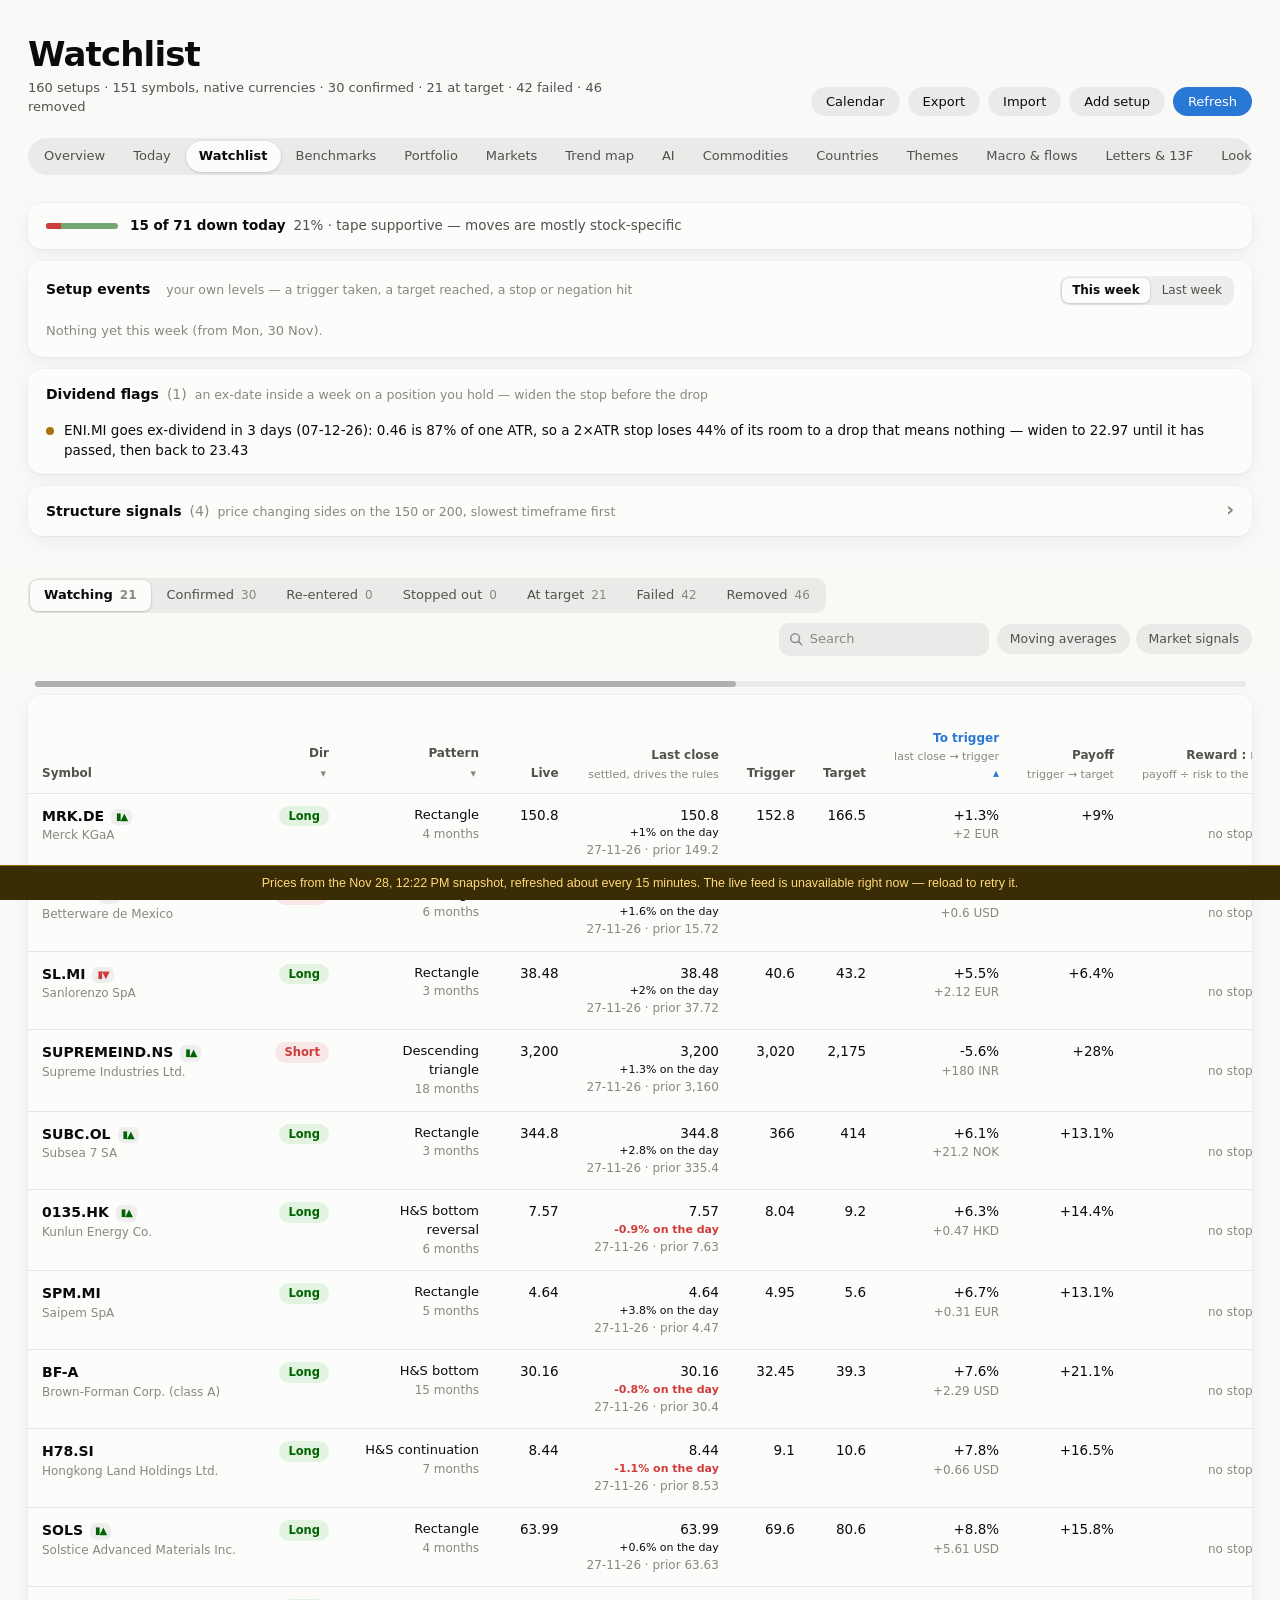
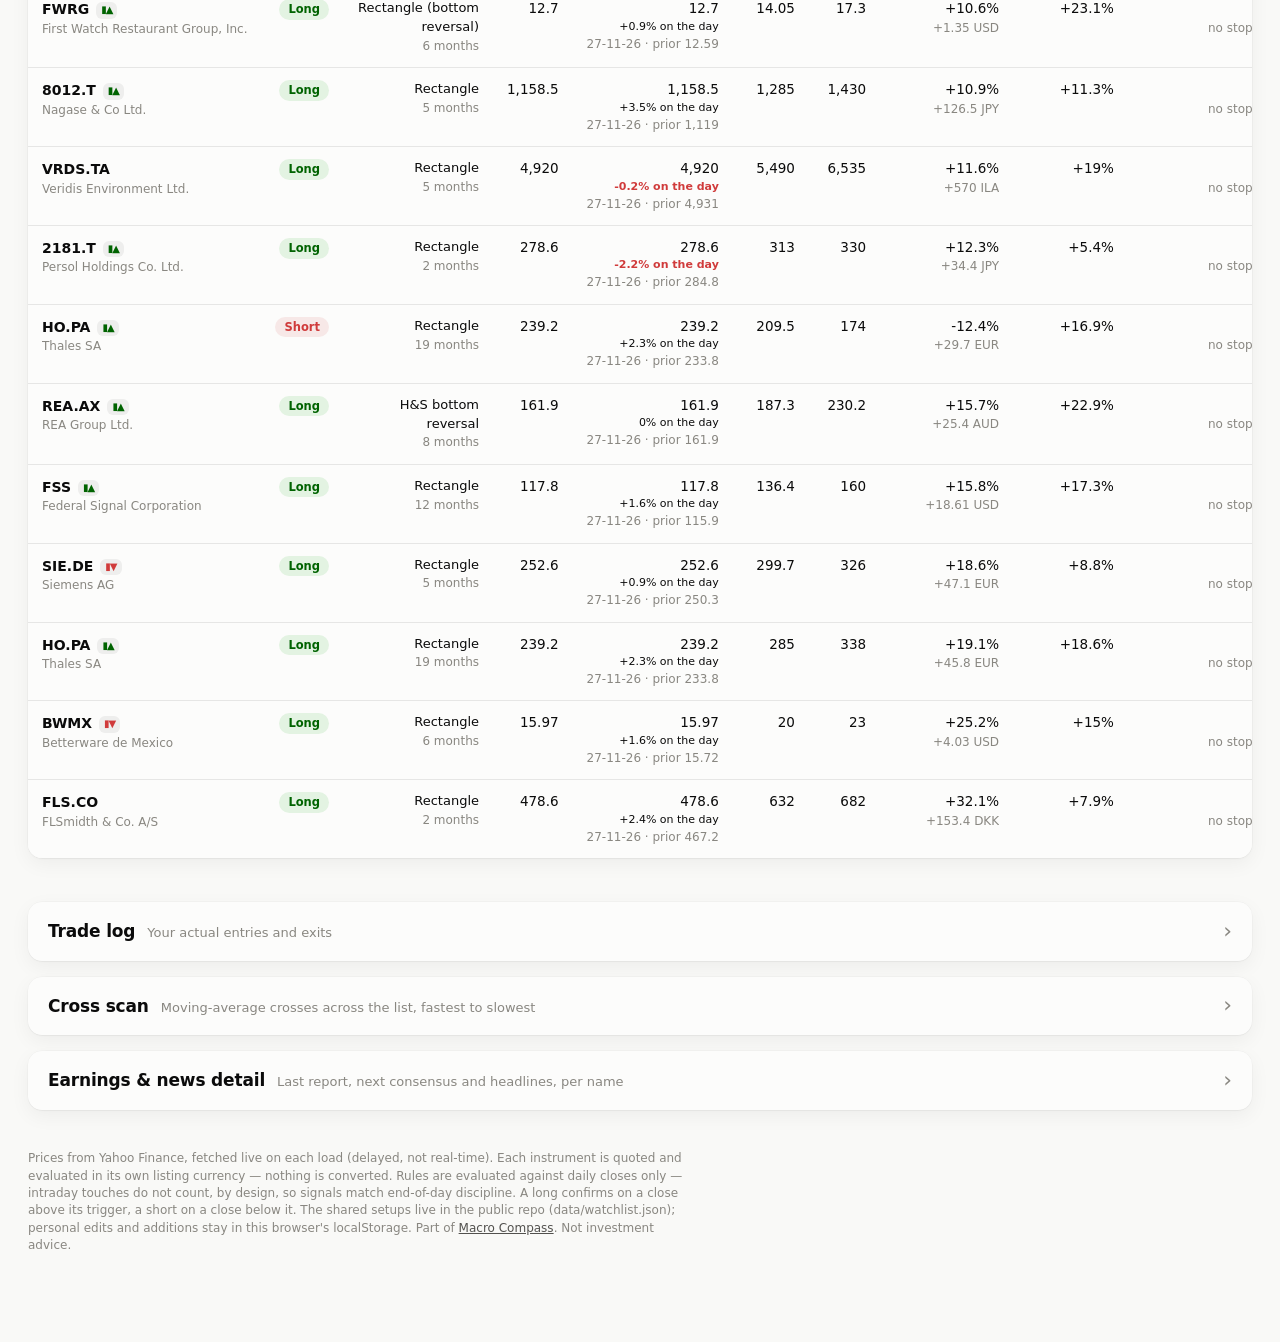
<file: docs/watch.html>
<!DOCTYPE html>
<html lang="en">
<head>
<meta charset="utf-8">
<meta name="viewport" content="width=device-width, initial-scale=1">
<title>Watchlist — Macro Compass</title>
<link rel="icon" href="favicon.svg" type="image/svg+xml">
<link rel="alternate icon" href="favicon.ico" sizes="any">
<meta name="theme-color" content="#0f1b2d">
<link rel="stylesheet" href="styles.css?v=20260927b">
<style>
  /* watchlist-specific */
  form.add { background:var(--surface-1); border:1px solid var(--border); border-radius:12px;
    padding:14px 16px; display:grid; gap:10px;
    grid-template-columns:repeat(auto-fit,minmax(150px,1fr)); align-items:end; }
  form.add label { display:flex; flex-direction:column; gap:4px; font-size:12px;
    color:var(--text-secondary); }
  form.add input, form.add select { font:inherit; font-size:13.5px; color:var(--text-primary);
    background:var(--surface-2); border:1px solid var(--border); border-radius:8px; padding:7px 10px;
    min-width:0; }
  form.add input:focus, form.add select:focus { outline:2px solid var(--series-1); outline-offset:0; }
  form.add button { font:inherit; font-size:13.5px; font-weight:620; color:var(--text-primary);
    background:var(--surface-2); border:1px solid var(--baseline); border-radius:8px;
    padding:8px 16px; cursor:pointer; }
  .alertfield { display:flex; gap:6px; }
  .alertfield select { width:64px; flex:none; }
  .alertfield input { flex:1; }

  .pos { background:var(--surface-1); border:1px solid var(--border); border-radius:12px;
    padding:14px 16px; }
  .pos.archived { opacity:0.85; }
  .pos-head { display:flex; align-items:baseline; gap:10px; flex-wrap:wrap; }
  .pos-head .psym { font-size:16px; font-weight:650; }
  .pos-head .pdir { font-size:11px; font-weight:700; text-transform:uppercase; letter-spacing:0.05em;
    border-radius:4px; padding:1px 7px; border:1px solid var(--border); }
  .pdir.long { color:var(--up); } .pdir.short { color:var(--down); }
  .pos-head .plast { margin-left:auto; font-variant-numeric:tabular-nums; font-size:14px; }
  .pnote { font-size:12.5px; color:var(--text-secondary); margin-top:2px; }
  .levels { display:grid; grid-template-columns:repeat(auto-fit,minmax(150px,1fr)); gap:8px; margin-top:10px; }
  .lvl { border:1px solid var(--border); border-radius:9px; padding:7px 11px; font-size:12.5px; }
  .lvl .lt { color:var(--text-muted); font-size:11px; text-transform:uppercase; letter-spacing:0.04em; }
  .lvl .lv { font-variant-numeric:tabular-nums; font-weight:620; }
  .lvl.hit { background:var(--on-bg); }
  .lvl.bad { background:var(--off-bg); }
  .lvl.warn { background:var(--mixed-bg); }
  .lvl .ls { display:block; font-size:11.5px; color:var(--text-secondary); }
  .pos-actions { display:flex; gap:6px; margin-top:10px; flex-wrap:wrap; }
  .pos-actions button { font:inherit; font-size:12px; color:var(--text-secondary);
    background:var(--surface-2); border:1px solid var(--border); border-radius:7px;
    padding:4px 10px; cursor:pointer; }
  .pos-actions button:hover { color:var(--text-primary); border-color:var(--baseline); }
  .archive-reason { font-size:12px; color:var(--text-muted); margin-top:6px; }
  .toolbar { display:flex; gap:6px; margin:8px 0 16px; flex-wrap:wrap; }
  .toolbar button { font:inherit; font-size:12.5px; color:var(--text-secondary);
    background:var(--surface-1); border:1px solid var(--border); border-radius:8px;
    padding:5px 12px; cursor:pointer; }
  .toolbar button:hover { color:var(--text-primary); }
  .tablewrap.wl { overflow-x:auto; background:var(--surface-1); border:1px solid var(--border);
    border-radius:12px; margin-bottom:6px; }
  table.wl { border-collapse:collapse; width:100%; font-size:13px; min-width:980px; }
  table.wl th { font-size:11.5px; font-weight:600; color:var(--text-muted); text-transform:uppercase;
    letter-spacing:0.03em; text-align:right; padding:9px 12px; border-bottom:1px solid var(--grid);
    white-space:nowrap; cursor:pointer; user-select:none; }
  table.wl th.left { text-align:left; }
  table.wl th.nosort { cursor:default; }
  table.wl th.active { color:var(--text-primary); }
  table.wl th.active::after { content:" ▾"; }
  table.wl th.active.asc::after { content:" ▴"; }
  table.wl td { padding:8px 12px; border-bottom:1px solid var(--grid); text-align:right;
    white-space:nowrap; font-variant-numeric:tabular-nums; vertical-align:top; }
  table.wl td.left { text-align:left; }
  table.wl tbody tr:last-child td { border-bottom:none; }
  table.wl tbody tr:hover { background:var(--surface-2); }
  .wsym { display:block; color:var(--text-primary); font-weight:620; text-decoration:none; }
  .wsym:hover { text-decoration:underline; }
  /* A held position's negation has already been broken; the cell has to look
     different from one that is intact, or the table implies a level still
     stands when it does not. */
  .wname.held { color:var(--down); font-weight:640; }
  .wname { display:block; font-size:11.5px; color:var(--text-muted); max-width:320px;
    overflow:hidden; text-overflow:ellipsis; white-space:nowrap; }
  .wdir { font-size:11px; font-weight:700; text-transform:uppercase; letter-spacing:0.04em; }
  .wdir.long { color:var(--up); } .wdir.short { color:var(--down); }
  .wstat { font-size:12px; color:var(--text-secondary); white-space:normal; min-width:150px; }
  .wstat.good { color:var(--up); } .wstat.bad { color:var(--down); }
  .wact { display:flex; gap:4px; justify-content:flex-end; }
  .wact button { font:inherit; font-size:11.5px; color:var(--text-secondary);
    background:var(--surface-2); border:1px solid var(--border); border-radius:6px;
    padding:2px 8px; cursor:pointer; }
  .wact button:hover { color:var(--text-primary); border-color:var(--baseline); }
  .epsbtn { font:inherit; font-size:10px; letter-spacing:-1px; margin-left:7px; padding:1px 5px;
    border:1px solid var(--border); border-radius:5px; background:var(--surface-2); cursor:pointer;
    vertical-align:1px; }
  .epsbtn.up { color:var(--up); } .epsbtn.down { color:var(--down); }
  .epsbtn:hover { border-color:var(--baseline); }
  tr.epsrow td { background:var(--surface-2); font-size:12.5px; color:var(--text-secondary);
    white-space:normal; }
  td.soon { color:var(--series-2); font-weight:620; }
  #alerts, #signals { display:flex; flex-direction:column; gap:6px; }
  .algroup { margin-bottom:14px; }
  .alhead { font-size:12px; font-weight:650; text-transform:uppercase; letter-spacing:0.05em;
    color:var(--text-secondary); margin:0 0 6px; }
  .alhead .alcount { font-weight:600; color:var(--text-muted); }
  /* Which section the setup sits in. Kept monochrome on purpose — the box is
     already coloured by whether the signal helps or hurts the position, and a
     second colour scale in the same row would compete with that one. */
  .albox .sttag { display:inline-block; font-size:10.5px; font-weight:650; letter-spacing:0.03em;
    text-transform:uppercase; border:1px solid var(--baseline); border-radius:999px;
    padding:1px 8px; margin-right:8px; color:var(--text-secondary);
    background:var(--surface-1); vertical-align:1px; white-space:nowrap; }
  .albox .sttag.st-breakout { border-color:var(--text-secondary); color:var(--text-primary); }
  .alhead .alsub { font-weight:400; text-transform:none; letter-spacing:0;
    color:var(--text-muted); font-size:12px; }
  .albox { border:1px solid var(--border); border-radius:10px; padding:9px 14px; font-size:13px; }
  .albox.new { background:var(--on-bg); }
  .albox.warn { background:var(--mixed-bg); }
  .albox.bad { background:var(--off-bg); }
  .albox strong { font-weight:650; }
  details.addwrap { margin:0 0 10px; }
  details.addwrap summary { cursor:pointer; list-style:none; display:inline-block;
    font-size:12.5px; color:var(--text-secondary); background:var(--surface-1);
    border:1px solid var(--border); border-radius:8px; padding:5px 12px; }
  details.addwrap summary:hover { color:var(--text-primary); }
  details.addwrap summary::before { content:"▸ "; color:var(--text-muted); }
  details.addwrap[open] summary::before { content:"▾ "; }
  details.addwrap form { margin-top:10px; }
  h2.secline { font-size:15.5px; margin:26px 0 3px; }
  h2.secline .cnt { color:var(--text-muted); font-weight:500; font-size:13px; }
  .lede.tight { margin-bottom:9px; font-size:12.5px; }
  .toolbar { margin:0 0 12px; }
  .days { display:block; font-size:11px; font-variant-numeric:tabular-nums; }
  .days.d7 { color:var(--down); font-weight:650; }
  .days.d14 { color:#c98500; font-weight:620; }
  .days.dfar { color:var(--text-muted); }
  td.riskcell { color:var(--down); }
  /* moving-average cells */
  td.maup { color:var(--up); } td.madown { color:var(--down); }
  td.dimcell { color:var(--text-muted); }
  .matag { display:block; font-size:9.5px; font-weight:650; letter-spacing:0.02em; }
  .matag.held { color:var(--up); } .matag.reclaimed { color:var(--up); }
  .matag.rejected { color:var(--down); } .matag.lost { color:var(--down); }
  .switch { display:flex; gap:6px; align-items:center; margin:0 0 12px; flex-wrap:wrap; }
  .switch .slabel { font-size:12px; color:var(--text-muted); }
  .switch .mafixed { font-size:11.5px; color:var(--text-secondary); border:1px solid var(--border);
    border-radius:8px; padding:4px 10px; background:var(--surface-1); }
  .rangebtn { font:inherit; font-size:12.5px; color:var(--text-secondary); cursor:pointer;
    background:var(--surface-1); border:1px solid var(--border); border-radius:8px; padding:4px 12px; }
  .rangebtn[aria-pressed="true"] { color:var(--text-primary); border-color:#eda100;
    font-weight:640; }
  .rangebtn:hover { color:var(--text-primary); }
  .manote { font-size:11px; color:var(--text-muted); flex-basis:100%; }
  /* frozen headers while the table is in view (JS-driven translateY) */
  table.wl thead th { background:var(--surface-1); position:relative; z-index:4; }
  table.wl thead th.left { z-index:6; }
  /* filters live inside the header cells, shown on demand */
  th .hlabel { cursor:pointer; display:block; }
  th.nosort .hlabel { cursor:default; }
  th .hfilter { margin-top:5px; }
  th .hfilter input, th .hfilter select { font:inherit; font-size:11.5px; width:100%;
    min-width:64px; max-width:150px; color:var(--text-primary); background:var(--surface-2);
    border:1px solid var(--border); border-radius:6px; padding:2px 6px;
    font-weight:400; text-transform:none; letter-spacing:0; }
  td input.cellEdit { font:inherit; font-size:12.5px; width:76px; text-align:right;
    color:var(--text-primary); background:var(--surface-2); border:1px solid var(--baseline);
    border-radius:6px; padding:2px 6px; }
  /* wide-table ergonomics: top scroller synced with the table, sticky symbol column */
  .tablewrap.wl { overflow:visible; border:none; background:none; }
  /* Custom always-visible yellow scroller: native scrollbar styling is
     unreliable (Chrome ignores ::-webkit-scrollbar once scrollbar-color is
     set; macOS overlay bars auto-hide), so the track and thumb are plain
     divs driven by JS. */
  .topscroll { position:relative; height:14px; margin-bottom:6px;
    background:var(--surface-2); border:1px solid var(--border); border-radius:7px; }
  .topscroll .thumb { position:absolute; top:1px; bottom:1px; border-radius:6px;
    background:#eda100; cursor:grab; min-width:40px; }
  .topscroll .thumb:hover, .topscroll .thumb.drag { background:#fab219; cursor:grabbing; }
  .topscroll.idle { display:none; }         /* hidden when the table fits */
  .scrollbody { overflow-x:auto; background:var(--surface-1); border:1px solid var(--border);
    border-radius:12px; scrollbar-color:#eda100 var(--surface-2); }
  table.wl th.left, table.wl td.left { position:sticky; left:0; z-index:2;
    background:var(--surface-1); box-shadow:2px 0 0 var(--grid); }
  table.wl thead th.left { z-index:3; }
  table.wl tbody tr:hover td.left { background:var(--surface-2); }

  .chip { font:inherit; font-size:12.5px; color:var(--text-secondary); background:var(--surface-1);
    border:1px solid var(--border); border-radius:8px; padding:5px 12px; cursor:pointer; }
  .chip:hover { color:var(--text-primary); }
  details.addwrap[open] { flex-basis:100%; }
  /* section pills: oval headers that ride the viewport top, frozen with the
     table header, instead of plain h2 + description lines */
  .secpill { position:relative; z-index:8; display:inline-block; margin:26px 0 10px;
    font-size:14px; font-weight:650; color:var(--text-primary); background:var(--surface-1);
    border:1px solid var(--baseline); border-radius:999px; padding:7px 18px;
    box-shadow:0 2px 10px rgba(0,0,0,0.25); }
  .secpill .cnt { color:var(--text-muted); font-weight:500; font-size:12.5px; margin-left:6px; }
  /* universe pulse gauge */
  #gauge { margin:0 0 10px; }
  .gpill { display:inline-block; border:1px solid var(--border); border-radius:999px;
    padding:6px 14px; font-size:13px; background:var(--surface-1); }
  .gpill strong { font-weight:700; }
  .gpill.warn { background:var(--mixed-bg); }
  .gpill.bad { background:var(--off-bg); }
  table.wl tbody tr:hover td { background:var(--surface-2); }
  /* wrapped pattern text */
  table.wl td.pat { white-space:normal; min-width:110px; max-width:150px; font-size:12px; }
  /* header sub-hints (formula reminders live here, not in every cell) */
  th .hsub { display:block; font-size:9.5px; letter-spacing:0; text-transform:none;
    color:var(--text-muted); font-weight:500; margin-top:1px; }
  table.wl th { vertical-align:bottom; }
  /* relative-move columns */
  td.relup { color:var(--up); font-weight:620; }
  td.reldown { color:var(--down); font-weight:620; }
  /* filter buttons + popovers */
  .fbtn { display:block; width:100%; font:inherit; font-size:10.5px; text-transform:none;
    letter-spacing:0; color:var(--text-muted); background:var(--surface-2);
    border:1px solid var(--border); border-radius:6px; padding:1px 6px; cursor:pointer; }
  .fbtn:hover { color:var(--text-primary); }
  .fbtn.on { color:#eda100; border-color:#eda100; font-weight:650; }
  .fpop { position:absolute; top:100%; right:4px; z-index:20; min-width:180px; max-height:260px;
    overflow:auto; background:var(--surface-1); border:1px solid var(--baseline); border-radius:10px;
    padding:8px; text-align:left; text-transform:none; letter-spacing:0; font-weight:400;
    box-shadow:0 8px 24px rgba(0,0,0,0.45); cursor:default; white-space:normal; }
  th.left .fpop { left:4px; right:auto; }
  .fpop input[type="text"] { width:100%; font:inherit; font-size:12px; color:var(--text-primary);
    background:var(--surface-2); border:1px solid var(--border); border-radius:6px;
    padding:3px 8px; margin-bottom:6px; }
  .fpop label.opt { display:flex; gap:7px; align-items:center; font-size:12px;
    color:var(--text-secondary); padding:2px 0; cursor:pointer; }
  .fpop label.opt:hover { color:var(--text-primary); }
  .fpop .fclear { font:inherit; font-size:11px; margin-top:6px; color:var(--text-secondary);
    background:var(--surface-2); border:1px solid var(--border); border-radius:6px;
    padding:2px 10px; cursor:pointer; }
  a.epsbtn { text-decoration:none; display:inline-block; }
  /* earnings & news detail cards */
  #details { display:grid; grid-template-columns:repeat(auto-fill,minmax(300px,1fr)); gap:10px; }
  .dcard { background:var(--surface-1); border:1px solid var(--border); border-radius:12px;
    padding:12px 14px; font-size:12.5px; scroll-margin-top:24px; }
  .dcard h3 { margin:0 0 4px; font-size:14px; }
  .dcard h3 .wname { font-weight:500; }
  .dcard .dmeta { margin:3px 0; color:var(--text-secondary); }
  .dcard .beat { color:var(--up); font-weight:650; }
  .dcard .miss { color:var(--down); font-weight:650; }
  .dblock { margin-top:9px; padding-top:8px; border-top:1px solid var(--grid); }
  .dblock .dh { font-size:10px; text-transform:uppercase; letter-spacing:0.06em;
    color:var(--text-muted); font-weight:650; margin-bottom:3px; }
  .dblock .dh .dwhen { text-transform:none; letter-spacing:0; font-weight:500; }
  .dblock .dh .days { display:inline; margin-left:2px; }
  .dline { margin:2px 0; color:var(--text-secondary); }
  .dline .k { color:var(--text-muted); }
  .dline b { color:var(--text-primary); font-weight:620; font-variant-numeric:tabular-nums; }
  .cues { display:flex; gap:5px; flex-wrap:wrap; margin:1px 0 6px; }
  .cue { font-size:10.5px; font-weight:650; border-radius:999px; padding:1px 8px;
    border:1px solid var(--border); color:var(--text-secondary); }
  .cue.good { color:var(--up); border-color:var(--up); }
  .cue.bad { color:var(--down); border-color:var(--down); }
  .heads { margin:0; padding:0; list-style:none; }
  .heads li { padding:3px 0; border-top:1px dotted var(--grid); font-size:12px; line-height:1.35; }
  .heads li:first-child { border-top:none; }
  .heads a { color:var(--text-primary); text-decoration:none; }
  .heads a:hover { text-decoration:underline; }
  .heads .hsrc { color:var(--text-muted); font-size:10.5px; display:block; }
  .dcard .dlinks { margin:10px 0 0; display:flex; gap:10px; flex-wrap:wrap; }
  .dcard .dlinks a { font-size:12px; }
  .dcard:target { outline:2px solid #eda100; }
  /* back to top */
  #totop { position:fixed; right:18px; bottom:18px; z-index:30; width:42px; height:42px;
    border-radius:50%; font:inherit; font-size:18px; font-weight:700; color:#241a03;
    background:#eda100; border:1px solid #eda100; cursor:pointer;
    opacity:0; pointer-events:none; transition:opacity 0.2s; box-shadow:0 4px 14px rgba(0,0,0,0.35); }
  #totop.show { opacity:1; pointer-events:auto; }
  #totop:hover { background:#fab219; border-color:#fab219; }

  /* calendar */
  .calgrid { display:grid; grid-template-columns:repeat(auto-fit,minmax(230px,1fr)); gap:10px; }
  .calcard { background:var(--surface-1); border:1px solid var(--border); border-radius:12px;
    padding:11px 13px; }
  .calcard h3 { font-size:12.5px; margin:0 0 6px; color:var(--text-secondary); }
  .calcard ul { margin:0; padding:0; list-style:none; }
  .calcard li { font-size:12.5px; padding:3px 0; border-top:1px solid var(--grid); }
  .calcard li:first-child { border-top:none; }
  .calcard li b { font-weight:640; }
  .calcard li span { color:var(--text-muted); font-size:11px; }
  .calcard .none { font-size:12px; color:var(--text-muted); }
  .calcard li.soon b { color:var(--text-primary); }
  .calcard li.soon { background:var(--mixed-bg); border-radius:6px;
    margin:0 -6px; padding-left:6px; padding-right:6px; }
  .calnow { grid-column:1/-1; font-size:12.5px; color:var(--text-secondary);
    background:var(--surface-1); border:1px solid var(--border); border-radius:12px;
    padding:9px 13px; }
  .calnow.hit { background:var(--mixed-bg); color:var(--text-primary); font-weight:620; }
  /* Pinned above the tables when on, gone when off. Off by default: it is a
     lookahead, and most days nothing in the next fortnight is worth pushing
     the watchlist down the page for. */
  #calwrap { margin:0 0 20px; }
  #calwrap h2 { font-size:16px; margin:0 0 4px; }
  #calwrap .lede { margin:0 0 10px; font-size:13px; color:var(--text-secondary); max-width:84ch; }
  #calbtn[aria-pressed="true"] { background:var(--mixed-bg); border-color:var(--open); }
  /* ---- shared cross-scan grid (ma.js) ---- */
  .sigblock { margin-bottom:14px; }
  .sigblock > h3 { font-size:13.5px; margin:0 0 2px; display:flex; align-items:baseline; gap:8px;
    flex-wrap:wrap; }
  .sigblock.bull > h3 { color:var(--up); }
  .sigblock.bear > h3 { color:var(--down); }
  .sigblock > h3 .ladder { font-size:11px; font-weight:500; color:var(--text-muted); }
  .sigcols { display:grid; grid-template-columns:repeat(5,minmax(0,1fr)); gap:10px; }
  @media (max-width:1100px) { .sigcols { grid-template-columns:repeat(2,minmax(0,1fr)); } }
  @media (max-width:620px) { .sigcols { grid-template-columns:1fr; } }
  .sigcol { background:var(--surface-1); border:1px solid var(--border); border-radius:12px;
    padding:0 0 8px; min-width:0; overflow:hidden; }
  .sigcol .tierhead { font-size:14px; font-weight:680; margin:0; padding:10px 12px 1px;
    color:var(--text-primary); letter-spacing:-0.01em; }
  .sigblock.bull .sigcol .tierhead, .sigblock.bull .sigcol .sigsub {
    background:color-mix(in srgb, var(--surface-2) 84%, var(--up)); }
  .sigblock.bear .sigcol .tierhead, .sigblock.bear .sigcol .sigsub {
    background:color-mix(in srgb, var(--surface-2) 84%, var(--down)); }
  .sigblock.bull .sigcol .sigsub { border-bottom:1px solid var(--up); }
  .sigblock.bear .sigcol .sigsub { border-bottom:1px solid var(--down); }
  .sigcol .sigsub { font-size:11.5px; color:var(--text-secondary); margin:0; padding:0 12px 8px; }
  .sigitem { padding:5px 12px; border-top:1px solid var(--grid); font-size:12.5px; }
  .sigcol div.sigitem:first-of-type { border-top:none; padding-top:8px; }
  .sigitem a { color:var(--text-primary); font-weight:600; text-decoration:none; }
  .sigitem a:hover { text-decoration:underline; }
  .sigitem .sighint { display:block; font-size:10.5px; color:var(--text-muted); white-space:normal; }
  .sigitem .whiptag { color:var(--series-2); font-size:10px; border:1px solid var(--border);
    border-radius:4px; padding:0 4px; margin-left:5px; }
  .sigcol .signone { font-size:11.5px; color:var(--text-muted); margin:0; padding:9px 12px 2px; }
  #sigscan .switch .manote { font-size:11.5px; color:var(--text-muted); }
  .maside { font-size:9px; vertical-align:1px; opacity:0.85; }
  /* MA slope: which way the average itself is going. Amber for a turn, because
     a turn is neither up nor down yet — it is the thing to look at. */
  .maslope { margin-left:5px; font-size:11px; opacity:.85; }
  .maslope.rising  { color:var(--up); }
  .maslope.falling { color:var(--down); }
  .maslope.turnup, .maslope.turndown { color:var(--open, #c8890a); font-weight:700; opacity:1; }
  .maslope.flat, .maslope.flatup, .maslope.flatdown { color:var(--text-muted); }
</style>
<link rel="stylesheet" href="mobile.css?v=20260927b">
<style id="design">
  /* ==================================================================
     Design pass — Watchlist and Benchmarks (one engine, one look).
     Loaded after mobile.css so it wins equal-specificity ties without
     !important. The colour tokens are the site's own (styles.css); this
     only adds an accent for interactive state — blue, because amber means
     "market open" everywhere else on the site — plus radii, hairlines and
     elevation.
     ================================================================== */
  :root {
    --accent: var(--series-1);
    --radius: 14px;
    --hair: color-mix(in srgb, var(--text-primary) 9%, transparent);
    --card: var(--surface-1);
    --fill: color-mix(in srgb, var(--text-primary) 6%, transparent);
    --fill-2: color-mix(in srgb, var(--text-primary) 10%, transparent);
    --shadow: 0 0 0 0.5px rgba(0,0,0,0.04), 0 1px 2px rgba(0,0,0,0.04), 0 6px 20px rgba(0,0,0,0.05);
    --pop: 0 0 0 0.5px rgba(0,0,0,0.08), 0 12px 40px rgba(0,0,0,0.22);
  }
  @media (prefers-color-scheme: dark) {
    :root:where(:not([data-theme="light"])) {
      --shadow: 0 0 0 0.5px rgba(255,255,255,0.06);
      --pop: 0 0 0 0.5px rgba(255,255,255,0.10), 0 16px 48px rgba(0,0,0,0.6);
    }
  }
  :root[data-theme="dark"] {
    --shadow: 0 0 0 0.5px rgba(255,255,255,0.06);
    --pop: 0 0 0 0.5px rgba(255,255,255,0.10), 0 16px 48px rgba(0,0,0,0.6);
  }
  body { font-family: -apple-system, BlinkMacSystemFont, "SF Pro Text", system-ui, "Segoe UI", sans-serif;
    -webkit-font-smoothing: antialiased; -moz-osx-font-smoothing: grayscale; }
  .wrap { max-width: 1320px; padding: 36px 28px 88px; }
  :focus-visible { outline: 3px solid color-mix(in srgb, var(--accent) 45%, transparent); outline-offset: 2px; }

  /* ---------- buttons ---------- */
  .tb, #refresh.tb { font: inherit; font-size: 13px; font-weight: 500; line-height: 1.2;
    color: var(--text-primary); background: var(--fill); border: 0; border-radius: 999px;
    padding: 7px 15px; cursor: pointer; transition: background .15s, opacity .15s; white-space: nowrap; }
  .tb:hover, #refresh.tb:hover { background: var(--fill-2); color: var(--text-primary); }
  .tb.primary, #refresh.tb.primary { background: var(--accent); color: #fff; }
  .tb.primary:hover, #refresh.tb.primary:hover { background: var(--accent); opacity: .88; }
  #calbtn.tb[aria-pressed="true"] { background: color-mix(in srgb, var(--accent) 16%, transparent);
    color: var(--accent); border: 0; }
  .rangebtn { font: inherit; font-size: 12.5px; font-weight: 500; color: var(--text-secondary);
    background: var(--fill); border: 0; border-radius: 999px; padding: 6px 13px; }
  .rangebtn:hover { color: var(--text-primary); background: var(--fill-2); }
  .rangebtn[aria-pressed="true"] { color: var(--accent); font-weight: 600; border: 0;
    background: color-mix(in srgb, var(--accent) 16%, transparent); }

  /* ---------- header ---------- */
  header.hero { display: flex; align-items: flex-end; justify-content: space-between;
    gap: 14px 24px; flex-wrap: wrap; }
  header.hero h1 { font-size: 34px; font-weight: 700; letter-spacing: -0.025em; line-height: 1.08; }
  header.hero .stamp { margin-top: 6px; font-size: 13px; color: var(--text-secondary); max-width: 70ch; }
  .hero-actions { position: relative; display: flex; align-items: center; gap: 8px; flex-wrap: wrap; }
  details.addwrap { margin: 0; }
  details.addwrap[open] { flex-basis: auto; }
  details.addwrap > summary { list-style: none; display: inline-block; }
  details.addwrap > summary.tb { color: var(--text-primary); background: var(--fill); border: 0;
    border-radius: 999px; padding: 7px 15px; font-size: 13px; }
  details.addwrap > summary.tb:hover { background: var(--fill-2); }
  details.addwrap > summary::-webkit-details-marker { display: none; }
  details.addwrap > summary::before { content: none; }
  details.addwrap[open] > summary { background: var(--fill-2); }
  details.addwrap > form.add { position: absolute; right: 0; top: calc(100% + 10px); z-index: 50;
    width: min(640px, calc(100vw - 32px)); margin: 0; padding: 18px; border: 0;
    border-radius: 16px; background: var(--card); box-shadow: var(--pop); }

  /* ---------- page navigation: one quiet strip ---------- */
  nav.pages { margin: 22px 0 0; display: flex; gap: 2px; flex-wrap: nowrap; overflow-x: auto;
    scrollbar-width: none; padding: 3px; width: max-content; max-width: 100%;
    background: var(--fill); border-radius: 999px; }
  nav.pages::-webkit-scrollbar { display: none; }
  nav.pages a { flex: 0 0 auto; white-space: nowrap; font-size: 13px; color: var(--text-secondary);
    border: 0; background: none; border-radius: 999px; padding: 6px 13px; }
  nav.pages a:hover { color: var(--text-primary); background: none; border: 0; }
  nav.pages a.here { color: var(--text-primary); font-weight: 600; border: 0;
    background: var(--card); box-shadow: 0 0 0 0.5px rgba(0,0,0,0.06), 0 1px 3px rgba(0,0,0,0.14); }

  /* ---------- morning brief ---------- */
  .brief { margin: 28px 0 0; display: grid; gap: 12px; }
  #gauge:empty { display: none; }
  #gauge { margin: 0; }
  .gpill, .gpill.warn, .gpill.bad { display: flex; align-items: center; gap: 12px; flex-wrap: wrap;
    border: 0; border-radius: var(--radius); padding: 13px 18px; background: var(--card);
    box-shadow: var(--shadow); font-size: 13.5px; color: var(--text-secondary); }
  .gpill strong { color: var(--text-primary); font-weight: 600; }
  .gmeter { flex: none; width: 72px; height: 6px; border-radius: 3px; overflow: hidden;
    background: color-mix(in srgb, var(--up) 55%, transparent); }
  .gmeter i { display: block; height: 100%; background: var(--down); }
  .algroup { margin: 0; background: var(--card); border-radius: var(--radius);
    box-shadow: var(--shadow); padding: 4px 0; }
  .alhead { display: flex; align-items: baseline; gap: 4px 8px; flex-wrap: wrap; margin: 0;
    padding: 11px 18px 7px; font-size: 14px; font-weight: 600; text-transform: none;
    letter-spacing: 0; color: var(--text-primary); }
  .alhead .alcount { color: var(--text-muted); font-weight: 500; }
  .alhead .alsub { font-size: 12.5px; font-weight: 400; color: var(--text-muted); }
  details.algroup > summary.alhead { list-style: none; cursor: pointer; padding-bottom: 11px;
    position: relative; padding-right: 44px; }
  details.algroup > summary.alhead::-webkit-details-marker { display: none; }
  details.algroup > summary.alhead::after { content: "›"; position: absolute; right: 18px; top: 10px;
    font-size: 19px; line-height: 1; color: var(--text-muted); transition: transform .2s; }
  details.algroup[open] > summary.alhead::after { transform: rotate(90deg); }
  details.algroup[open] > summary.alhead { padding-bottom: 7px; }
  #alerts, #signals, #dividends { display: flex; flex-direction: column; gap: 0; }
  .albox, .albox.new, .albox.warn, .albox.bad { position: relative; border: 0; border-radius: 0;
    border-top: 1px solid var(--hair); background: none; margin-left: 18px;
    padding: 10px 18px 10px 18px; font-size: 13.5px; line-height: 1.42; }
  .albox:first-child { border-top: 0; }
  .albox > strong:first-of-type { display: none; }   /* the coloured dot replaces the glyph */
  .albox::before { content: ""; position: absolute; left: 0; top: 16px; width: 8px; height: 8px;
    border-radius: 50%; background: var(--text-muted); }
  .albox.new::before { background: var(--up); }
  .albox.bad::before { background: var(--down); }
  .albox.warn::before { background: var(--open); }
  .aldate { display: inline-block; min-width: 76px; margin-right: 8px; font-size: 12px; font-weight: 600;
    color: var(--text-muted); font-variant-numeric: tabular-nums; }
  .aldate.live { color: var(--down); }
  .alnone { padding: 10px 18px 12px; font-size: 13px; color: var(--text-muted); }
  .alweek { margin-left: auto; display: inline-flex; gap: 2px; padding: 2px; border-radius: 9px; background: var(--fill); }
  .alweek button { font: inherit; font-size: 12px; font-weight: 500; color: var(--text-secondary); background: none;
    border: 0; border-radius: 7px; padding: 4px 10px; cursor: pointer; }
  .alweek button[aria-pressed="true"] { background: var(--card); color: var(--text-primary); font-weight: 600;
    box-shadow: 0 0 0 0.5px rgba(0,0,0,0.06), 0 1px 3px rgba(0,0,0,0.14); }
  .albox .sttag { font: inherit; font-size: 11.5px; font-weight: 600; text-transform: none;
    letter-spacing: 0; color: var(--text-secondary); background: var(--fill); border: 0;
    border-radius: 999px; padding: 2px 9px; margin: 0 8px 0 0; cursor: pointer; vertical-align: 0; }
  .albox .sttag:hover { color: var(--accent); }
  .albox .sttag.st-breakout { color: var(--accent); border: 0;
    background: color-mix(in srgb, var(--accent) 14%, transparent); }

  /* ---------- calendar ---------- */
  #calwrap { margin: 28px 0 0; }
  #calwrap h2 { font-size: 20px; font-weight: 650; letter-spacing: -0.01em; margin: 0 0 4px; }
  .calcard, .calnow { border: 0; border-radius: var(--radius); background: var(--card); box-shadow: var(--shadow); }
  .calnow.hit { background: var(--mixed-bg); }

  /* ---------- segment bar (sticky) ---------- */
  .segbar { position: sticky; top: 0; z-index: 25; display: flex; align-items: center;
    gap: 10px 16px; flex-wrap: wrap; margin: 32px -28px 0; padding: 10px 28px;
    background: color-mix(in srgb, var(--page) 80%, transparent);
    -webkit-backdrop-filter: saturate(180%) blur(20px); backdrop-filter: saturate(180%) blur(20px);
    border-bottom: 0.5px solid transparent; transition: border-color .2s; }
  .segbar.stuck { border-bottom-color: var(--hair); }
  .seg { display: inline-flex; gap: 2px; padding: 2px; border-radius: 10px; background: var(--fill);
    overflow-x: auto; scrollbar-width: none; max-width: 100%; }
  .seg::-webkit-scrollbar { display: none; }
  .seg button { font: inherit; font-size: 13px; font-weight: 500; color: var(--text-secondary);
    background: none; border: 0; border-radius: 8px; padding: 6px 14px; cursor: pointer;
    white-space: nowrap; transition: background .15s, color .15s; }
  .seg button:hover { color: var(--text-primary); }
  .seg button .lshort { display: none; }
  .seg button .n { margin-left: 7px; font-size: 12px; color: var(--text-muted);
    font-variant-numeric: tabular-nums; }
  .seg button[aria-selected="true"] { color: var(--text-primary); font-weight: 600;
    background: var(--card); box-shadow: 0 0 0 0.5px rgba(0,0,0,0.06), 0 1px 3px rgba(0,0,0,0.16); }
  .segtools { display: flex; align-items: center; gap: 8px; margin-left: auto; flex-wrap: wrap; }
  #matoggles { margin: 0; gap: 6px; }
  #q { font: inherit; font-size: 13px; color: var(--text-primary); width: 210px;
    background: var(--fill) no-repeat 10px 50% / 14px
      url("data:image/svg+xml,%3Csvg xmlns='http://www.w3.org/2000/svg' viewBox='0 0 16 16'%3E%3Ccircle cx='7' cy='7' r='5' fill='none' stroke='%238e8e93' stroke-width='1.8'/%3E%3Cpath d='M11 11l3.5 3.5' stroke='%238e8e93' stroke-width='1.8' stroke-linecap='round'/%3E%3C/svg%3E");
    border: 0; border-radius: 10px; padding: 7px 12px 7px 31px; }
  #q::placeholder { color: var(--text-muted); }
  #q:focus { outline: 3px solid color-mix(in srgb, var(--accent) 40%, transparent); outline-offset: 0; }
  .maextra { margin: 12px 0 0; }
  #ma-extra { display: flex; }
  #ma-extra[hidden] { display: none; }
  .switch .mafixed { border: 0; background: var(--fill); border-radius: 999px; padding: 5px 11px; }

  /* One section on screen at a time. */
  .wrap[data-seg] .tablewrap.wl[id^="sec-"]:not([id^="sec-log"]),
  .wrap[data-seg] p[id^="empty-"] { display: none; }
  .wrap[data-seg="watch"] #sec-watch, .wrap[data-seg="breakout"] #sec-breakout, .wrap[data-seg="reentered"] #sec-reentered,
  .wrap[data-seg="stopped"] #sec-stopped,
  .wrap[data-seg="target"] #sec-target, .wrap[data-seg="failed"] #sec-failed,
  .wrap[data-seg="removed"] #sec-removed { display: block; }
  .wrap[data-seg="watch"] #empty-watch:not([hidden]), .wrap[data-seg="breakout"] #empty-breakout:not([hidden]),
  .wrap[data-seg="reentered"] #empty-reentered:not([hidden]),
  .wrap[data-seg="stopped"] #empty-stopped:not([hidden]),
  .wrap[data-seg="target"] #empty-target:not([hidden]), .wrap[data-seg="failed"] #empty-failed:not([hidden]),
  .wrap[data-seg="removed"] #empty-removed:not([hidden]) { display: block; }
  p[id^="empty-"] { margin: 18px 0 0; padding: 28px; text-align: center; border-radius: var(--radius);
    background: var(--card); box-shadow: var(--shadow); max-width: none; }

  /* ---------- tables ---------- */
  .tablewrap.wl[id^="sec-"] { margin: 14px 0 0; }
  .scrollbody { background: var(--card); border: 0; border-radius: var(--radius);
    box-shadow: var(--shadow); scrollbar-color: auto; }
  .topscroll { height: 6px; margin: 0 6px 8px; background: var(--fill); border: 0; border-radius: 3px; }
  .topscroll .thumb { top: 0; bottom: 0; border-radius: 3px; min-width: 40px;
    background: color-mix(in srgb, var(--text-primary) 26%, transparent); }
  .topscroll .thumb:hover, .topscroll .thumb.drag {
    background: color-mix(in srgb, var(--text-primary) 42%, transparent); }
  table.wl { font-size: 13.5px; }
  table.wl th { font-size: 12px; font-weight: 600; text-transform: none; letter-spacing: 0;
    color: var(--text-secondary); padding: 12px 14px 10px; border-bottom: 1px solid var(--hair);
    background: var(--card); }
  table.wl th.active { color: var(--accent); }
  th .hsub { font-size: 11px; font-weight: 400; color: var(--text-muted); margin-top: 2px; }
  table.wl td { padding: 12px 14px; border-bottom: 1px solid var(--hair); }
  table.wl tbody tr td, table.wl tbody tr td.left { background: var(--card); }
  table.wl tbody tr:hover td, table.wl tbody tr:hover td.left {
    background: color-mix(in srgb, var(--card) 95%, var(--text-primary)); }
  table.wl th.left, table.wl td.left { box-shadow: 1px 0 0 var(--hair); }
  .wsym { font-size: 14px; font-weight: 600; }
  .wname { font-size: 12px; color: var(--text-muted); margin-top: 1px; }
  .wdir { display: inline-block; font-size: 11.5px; font-weight: 600; text-transform: capitalize;
    letter-spacing: 0; padding: 2px 9px; border-radius: 999px; }
  .wdir.long { color: var(--up); background: var(--on-bg); }
  .wdir.short { color: var(--down); background: var(--off-bg); }
  table.wl td.pat { font-size: 13px; min-width: 150px; max-width: 190px; }
  .epsbtn { border: 0; background: var(--fill); border-radius: 6px; }
  /* filters: a small chevron under the column name, a count when active */
  th .hfilter { margin-top: 3px; }
  table.wl th.left .hfilter { display: none; }      /* the search field above replaces it */
  .fbtn { display: inline-block; width: auto; border: 0; background: none; padding: 0 3px;
    font-size: 11px; color: var(--text-muted); border-radius: 4px; }
  .fbtn::after { content: "▾"; margin-left: 2px; }
  .fbtn:hover { color: var(--text-primary); background: var(--fill); }
  .fbtn.on { color: var(--accent); border: 0; font-weight: 650; }
  .fpop { border: 0; border-radius: 12px; box-shadow: var(--pop); padding: 10px; }
  .fpop input[type="text"] { border: 0; background: var(--fill); border-radius: 8px; padding: 5px 9px; }
  td input.cellEdit { border: 1px solid var(--accent); border-radius: 8px; background: var(--card); padding: 3px 7px; }
  .wact button { font: inherit; font-size: 12.5px; font-weight: 500; color: var(--text-primary);
    background: var(--fill); border: 0; border-radius: 999px; padding: 4px 11px; }
  .wact button:hover { background: var(--fill-2); color: var(--text-primary); }

  /* breakout type tags */
  .btag { display: inline-block; font-size: 12px; font-weight: 700; letter-spacing: 0.01em;
    padding: 2px 9px; border-radius: 999px; }
  .btag.b1 { color: var(--up); background: var(--on-bg); }
  .btag.b2 { color: var(--accent); background: color-mix(in srgb, var(--accent) 15%, transparent); }
  .btag.b3 { color: var(--open); background: var(--open-bg); }
  .btag.b4 { color: var(--down); background: var(--off-bg); }
  td.goodcell { color: var(--up); font-weight: 600; }
  td.countcell { font-size: 15px; font-weight: 650; }
  td.warmcell { color: var(--open); }

  /* ---------- row actions: ⋯ menu ---------- */
  .rowmenu { position: relative; display: inline-block; }
  .rowmenu > summary { list-style: none; cursor: pointer; width: 30px; height: 30px; margin: -5px -6px -5px 0;
    display: grid; place-items: center; border-radius: 50%; color: var(--text-secondary);
    font-size: 17px; font-weight: 700; line-height: 1; letter-spacing: 1px; user-select: none; }
  .rowmenu > summary::-webkit-details-marker { display: none; }
  .rowmenu > summary:hover, .rowmenu[open] > summary { background: var(--fill-2); color: var(--text-primary); }
  .rowmenu[open] > summary::before { content: ""; position: fixed; inset: 0; z-index: 60; cursor: default; }
  .rowmenu > .wact { display: none; }
  .rowmenu[open] > .wact { position: fixed; z-index: 61; display: flex; flex-direction: column;
    align-items: stretch; gap: 0; min-width: 196px; padding: 5px; border-radius: 12px;
    background: var(--card); box-shadow: var(--pop); }
  .rowmenu .wact button { text-align: left; background: none; border-radius: 8px;
    padding: 8px 12px; font-size: 13.5px; }
  .rowmenu .wact button:hover { background: var(--accent); color: #fff; }

  /* ---------- folded panels ---------- */
  details.panel { margin: 16px 0 0; background: var(--card); border-radius: var(--radius);
    box-shadow: var(--shadow); }
  #dz-log { margin-top: 44px; }
  .wrap:has(#dz-log[hidden]) #dz-scan { margin-top: 44px; }
  details.panel > summary { list-style: none; cursor: pointer; display: flex; align-items: baseline;
    gap: 4px 12px; flex-wrap: wrap; padding: 17px 48px 17px 20px; position: relative; }
  details.panel > summary::-webkit-details-marker { display: none; }
  details.panel > summary h2.secline { margin: 0; font-size: 17px; font-weight: 650; letter-spacing: -0.01em; }
  details.panel > summary .psum { font-size: 13px; color: var(--text-muted); flex: 1; }
  details.panel > summary::after { content: "›"; position: absolute; right: 20px; top: 50%;
    margin-top: -12px; font-size: 22px; line-height: 1; color: var(--text-muted); transition: transform .2s; }
  details.panel[open] > summary::after { transform: rotate(90deg); }
  .panelbody { padding: 0 20px 20px; }
  .panelbody .lede { max-width: 82ch; }
  #dz-log .secpill { display: block; position: static; margin: 20px 0 8px; padding: 0; border: 0;
    background: none; box-shadow: none; font-size: 14px; }
  .panelbody .scrollbody { box-shadow: 0 0 0 1px var(--hair); }
  .dcard, .sigcol { border: 0; background: var(--surface-2); border-radius: 12px; }
  .dcard h3 { font-size: 14.5px; }

  /* ---------- forms ---------- */
  form.add { border: 0; border-radius: var(--radius); background: var(--surface-2); }
  .panelbody form.add { background: var(--fill); }
  form.add input, form.add select { border: 0; border-radius: 9px; background: var(--card);
    padding: 8px 11px; box-shadow: 0 0 0 0.5px var(--hair); }
  form.add input:focus, form.add select:focus { outline: 3px solid color-mix(in srgb, var(--accent) 40%, transparent); }
  form.add button { border: 0; border-radius: 999px; background: var(--accent); color: #fff; padding: 9px 18px; }
  form.add button:hover { opacity: .88; }

  /* ---------- odds and ends ---------- */
  footer p { font-size: 12px; color: var(--text-muted); max-width: 90ch; }
  footer { margin-top: 40px; }
  #totop { width: 44px; height: 44px; font-size: 17px; font-weight: 500; color: var(--text-primary);
    background: color-mix(in srgb, var(--card) 72%, transparent);
    -webkit-backdrop-filter: blur(20px); backdrop-filter: blur(20px);
    border: 0; box-shadow: var(--pop); }
  #totop:hover { background: var(--card); border: 0; }

  /* Desktop: the card-only bits stay out of the table. */
  .symdir, td .chg { display: none; }
  .gtxt strong { margin-right: 8px; }
  .gsub { color: var(--text-secondary); }

  /* iOS before 16.2 has no color-mix(): every tint and hairline above would
     resolve to nothing. Plain translucent greys keep the structure visible. */
  @supports not (color: color-mix(in srgb, red, blue)) {
    :root { --hair: rgba(128,128,128,0.22); --fill: rgba(128,128,128,0.14);
      --fill-2: rgba(128,128,128,0.24); }
    .segbar { background: var(--page); }
    .rangebtn[aria-pressed="true"], #calbtn.tb[aria-pressed="true"] { background: var(--fill-2); }
  }

  /* ==================================================================
     Phone — portrait, and landscape (short and wide). Built as an iOS
     screen rather than the desktop page squeezed:
       · large title with Refresh as a round button at the top right
       · the breadth line first, alert lists without their explainer
       · a segmented control that fits the width, count under each label
       · each setup a card read like the Stocks app: symbol and direction
         on the left, price and the day's move on the right, then the
         section's numbers, "More" for the rest
       · row actions as a bottom sheet
     ================================================================== */
  @media (max-width: 700px), (orientation: landscape) and (max-height: 500px) and (pointer: coarse) {
    .wrap { padding: 14px 16px calc(64px + env(safe-area-inset-bottom)); }

    /* header */
    header.hero { position: relative; display: block; padding-right: 48px; }
    header.hero h1 { font-size: 32px; letter-spacing: -0.02em; }
    header.hero .stamp { font-size: 12.5px; margin-top: 4px; }
    #refresh.tb.primary { position: absolute; top: 2px; right: 0; width: 38px; height: 38px; padding: 0;
      border-radius: 50%; font-size: 0; display: grid; place-items: center; }
    #refresh.tb.primary::before { content: "↻"; font-size: 19px; font-weight: 600; line-height: 1; }
    /* static, so the round Refresh anchors to the header, not to this
       scrolling row (which would clip it) */
    .hero-actions { position: static; margin: 14px -16px 0; padding: 2px 16px; width: calc(100% + 32px);
      flex-wrap: nowrap; overflow-x: auto; scrollbar-width: none; gap: 6px; }
    .hero-actions::-webkit-scrollbar { display: none; }
    .hero-actions > * { flex: none; }
    .tb, details.addwrap > summary.tb { font-size: 13.5px; padding: 7px 10px; }
    details.addwrap > form.add { position: fixed; left: 10px; right: 10px; top: auto;
      bottom: calc(10px + env(safe-area-inset-bottom)); width: auto; max-height: 78vh; overflow: auto;
      border-radius: 18px; }
    nav.pages { margin-top: 14px; }
    nav.pages a { font-size: 14px; padding: 7px 14px; }

    /* brief */
    .brief { margin-top: 18px; gap: 10px; }
    .gpill, .gpill.warn, .gpill.bad { padding: 13px 16px; gap: 12px; flex-wrap: nowrap; align-items: center; }
    .gtxt { display: flex; flex-direction: column; min-width: 0; }
    .gtxt strong { margin: 0; font-size: 15px; }
    .gsub { font-size: 12.5px; line-height: 1.35; margin-top: 2px; }
    .gmeter { width: 48px; }
    .alhead { padding: 12px 16px 6px; font-size: 15px; }
    .alhead .alsub { display: none; }
    .aldate { display: block; margin: 0 0 1px; min-width: 0; }
    details.algroup > summary.alhead { padding-bottom: 12px; }
    details.algroup > summary.alhead::after { right: 16px; top: 11px; }
    .albox, .albox.new, .albox.warn, .albox.bad { margin-left: 16px; padding: 10px 16px 11px 18px;
      font-size: 14px; }
    .albox::before { top: 16px; }
    .albox .sttag { font-size: 12px; }

    /* segment bar: segments share the width; count sits under each label */
    .segbar { margin: 22px -16px 0; padding: 8px 16px 10px; gap: 8px; }
    .seg { display: flex; width: 100%; overflow: visible; border-radius: 11px; }
    .seg button { flex: 1 1 0; min-width: 0; padding: 5px 2px 4px; border-radius: 9px;
      display: flex; flex-direction: column; align-items: center; gap: 0; font-size: 12px; line-height: 1.25;
      letter-spacing: -0.01em; }
    .seg button .n { margin: 0; font-size: 11px; }
    .seg button .lfull { display: none; }
    .seg button .lshort { display: inline; }
    .segtools { width: 100%; margin: 0; padding: 0; gap: 6px; flex-wrap: nowrap; overflow: visible; }
    .segtools > * { flex: none; }
    #q { flex: 1 1 auto; min-width: 0; width: auto; font-size: 15px; padding: 7px 10px 7px 30px; }
    #matoggles { flex-wrap: nowrap; gap: 6px; }
    .rangebtn[data-short] { font-size: 0; padding: 7px 12px; }
    .rangebtn[data-short]::after { content: attr(data-short); font-size: 13.5px; }
    .maextra { margin-top: 10px; }

    /* cards */
    .tablewrap.wl[id^="sec-"]:not(.ref) { margin: 10px 0 0; width: auto; }
    .tablewrap.wl[id^="sec-"] .scrollbody { border-radius: var(--radius); overflow: visible; }
    .tablewrap.wl[id^="sec-"] .topscroll { display: none; }
    table.wl.sect { display: block; min-width: 0; font-size: 15px; }
    table.wl.sect thead { display: none; }
    table.wl.sect tbody { display: block; }
    table.wl.sect tbody tr { display: grid; grid-template-columns: repeat(3, minmax(0, 1fr));
      gap: 12px 12px; padding: 14px 48px 12px 16px; position: relative;
      border-bottom: 1px solid var(--hair); }
    table.wl.sect tbody tr:last-child { border-bottom: 0; }
    table.wl.sect tbody tr td, table.wl.sect tbody tr:hover td, table.wl.sect tbody tr td.left {
      display: block; padding: 0; border: 0; background: none; text-align: left; white-space: normal;
      min-width: 0; transform: none; }
    table.wl.sect tbody td::before { content: attr(data-label); display: block; font-size: 11.5px;
      color: var(--text-muted); margin-bottom: 1px; white-space: nowrap; overflow: hidden; text-overflow: ellipsis; }
    /* header row: symbol + direction | price + day move | ⋯ */
    table.wl.sect tbody td.left:first-child { grid-row: 1; grid-column: 1 / span 2; position: static;
      max-width: none; box-shadow: none; padding: 0; }
    table.wl.sect tbody td.left::before, table.wl.sect tbody td.act::before,
    table.wl.sect tbody td[data-label="Live"]::before { content: none; }
    table.wl.sect .wsym { font-size: 17px; font-weight: 650; letter-spacing: -0.01em; }
    table.wl.sect .symdir { display: inline-block; margin-left: 8px; vertical-align: 2px;
      font-size: 11px; padding: 1px 8px; }
    table.wl.sect tbody td.dircell { display: none !important; }
    table.wl.sect tbody td[data-label="Live"] { grid-row: 1; grid-column: 3; text-align: right;
      font-size: 17px; font-weight: 600; font-variant-numeric: tabular-nums; }
    table.wl.sect td[data-label="Live"] .chg { display: inline-block; margin-top: 3px; font-size: 12.5px;
      font-weight: 600; padding: 1px 7px; border-radius: 6px; color: #fff; }
    table.wl.sect td[data-label="Live"] .chg.up { background: var(--up); }
    table.wl.sect td[data-label="Live"] .chg.down { background: var(--down); }
    table.wl.sect td[data-label="Live"] .chg.flat { background: var(--fill-2); color: var(--text-secondary); }
    /* the day-move pill already says the price is live */
    table.wl.sect td[data-label="Live"] .wname { display: none; }
    table.wl.sect tbody td.act { position: absolute; top: 13px; right: 10px; }
    /* metrics */
    table.wl.sect tbody td.pri:not([data-label="Live"]) { font-size: 15px; font-weight: 500; }
    table.wl.sect tbody td.pri .wname, table.wl.sect tbody td.pri .days { font-weight: 400; }
    table.wl.sect tbody tr:not(.open) td:not(.pri):not(.act):not(.left):not([data-label="Live"]) { display: none; }
    table.wl.sect tbody tr::after { content: "More ›"; grid-column: 1 / -1; font-size: 14px;
      color: var(--accent); margin-top: -2px; }
    table.wl.sect tbody tr.open::after { content: "Less ‹"; }
    table.wl.sect tbody tr.open { background: color-mix(in srgb, var(--card) 97%, var(--text-primary)); }
    table.wl.sect .wname { white-space: normal; overflow: visible; font-size: 12.5px; }
    table.wl.sect td.left .wname { white-space: nowrap; overflow: hidden; text-overflow: ellipsis; }
    table.wl.sect td.pat { max-width: none; min-width: 0; }
    table.wl.sect td input.cellEdit { width: 100%; font-size: 16px; padding: 6px 8px; }

    /* action sheet */
    .rowmenu > summary { width: 32px; height: 32px; margin: 0; }
    .rowmenu[open] > summary::before { background: rgba(0,0,0,0.38); }
    .rowmenu[open] > .wact { left: 10px !important; right: 10px; top: auto !important;
      bottom: calc(10px + env(safe-area-inset-bottom)); min-width: 0; padding: 6px; border-radius: 16px; }
    .rowmenu .wact button { padding: 14px; font-size: 17px; text-align: center; }

    /* panels */
    details.panel > summary { padding: 15px 44px 15px 16px; }
    details.panel > summary::after { right: 16px; }
    details.panel > summary .psum { flex-basis: 100%; }
    .panelbody { padding: 0 16px 16px; }
    #dz-log { margin-top: 28px; }
    #totop { right: 14px; bottom: calc(14px + env(safe-area-inset-bottom)); }
  }
  /* A phone on its side has width to spare: four numbers a row. */
  @media (orientation: landscape) and (max-height: 500px) and (pointer: coarse) {
    /* height is what is short here: counts beside the labels, one line */
    .seg button { flex-direction: row; justify-content: center; gap: 6px; padding: 6px 4px; }
    .segbar { padding-top: 6px; padding-bottom: 6px; }
    table.wl.sect tbody tr { grid-template-columns: repeat(4, minmax(0, 1fr)); }
    table.wl.sect tbody td.left:first-child { grid-column: 1 / span 3; }
    table.wl.sect tbody td[data-label="Live"] { grid-column: 4; }
  }
</style>
<script src="mobile.js?v=20261012a" defer></script>
<script src="pricefloor.js?v=20260927b"></script>
<script src="links.js?v=20260927b"></script>
</head>
<body>
<script src="ma.js?v=20260927b"></script>
<div class="wrap">
  <header class="hero">
    <div class="titlebox">
      <h1>Watchlist</h1>
      <p class="stamp" id="stamp"></p>
    </div>
    <div class="hero-actions">
      <button id="calbtn" type="button" class="tb" aria-pressed="false">Calendar</button>
      <button id="exportbtn" type="button" class="tb">Export</button>
      <button id="importbtn" type="button" class="tb">Import</button>
      <input id="importfile" type="file" accept="application/json" hidden>
      <details class="addwrap" id="addwrap">
        <summary class="tb">Add setup</summary>
      <form class="add" id="addform">
    <label>Symbol<input id="f-sym" required placeholder="e.g. GDX" autocomplete="off"></label>
    <label>Direction
      <select id="f-dir"><option value="long">Long</option><option value="short">Short</option></select>
    </label>
    <label>Alert
      <span class="alertfield">
        <select id="f-alert-op"><option value=">">&gt;</option><option value="<">&lt;</option></select>
        <input id="f-alert" type="number" step="any" placeholder="price">
      </span>
    </label>
    <label>Negation<input id="f-neg" type="number" step="any" placeholder="invalidates"></label>
    <label>Target<input id="f-tgt" type="number" step="any" placeholder="thesis pays"></label>
    <label>Breakthrough<input id="f-brk" type="number" step="any" placeholder="close above"></label>
    <label>Boundary<input id="f-bnd" type="number" step="any" placeholder="pattern level"></label>
    <label>Note<input id="f-note" placeholder="why this trade (optional)"></label>
    <button type="submit">Add</button>
  </form>
      </details>
      <button id="refresh" type="button" class="tb primary">Refresh</button>
    </div>
  </header>
    <nav class="pages">
      <a href="./">Overview</a>
      <a href="tape.html">Today</a>
      <a href="watch.html" class="here">Watchlist</a>
      <a href="watch.html?set=benchmarks">Benchmarks</a>
      <a href="portfolio.html">Portfolio</a>
      <a href="markets.html">Markets</a>
      <a href="trend.html">Trend map</a>
      <a href="ai.html">AI</a>
      <a href="commodities.html">Commodities</a>
      <a href="countries.html">Countries</a>
      <a href="themes.html">Themes</a>
      <a href="macro.html">Macro &amp; flows</a>
      <a href="letters.html">Letters &amp; 13F</a>
      <a href="lookup.html">Lookup</a>
      <a href="method.html">Method</a>
    </nav>

  <!-- The morning brief: breadth, then what your own levels did, then the
       moving-average signals folded behind their count. -->
  <section class="brief" id="brief">
    <div id="gauge"></div>
    <div class="algroup" id="grp-setup" hidden>
      <h3 class="alhead">Setup events<span class="alcount"></span><span class="alsub">your own levels — a trigger taken, a target reached, a stop or negation hit</span>
        <span class="alweek" id="alweek" role="group" aria-label="Week"><button type="button" data-w="this" aria-pressed="true">This week</button><button type="button" data-w="last" aria-pressed="false">Last week</button></span></h3>
      <div id="alerts"></div>
    </div>
    <div class="algroup" id="grp-dividend" hidden>
      <h3 class="alhead">Dividend flags<span class="alcount"></span><span class="alsub">an ex-date inside a week on a position you hold — widen the stop before the drop</span></h3>
      <div id="dividends"></div>
    </div>
    <details class="algroup" id="grp-signals" hidden>
      <summary class="alhead">Structure signals<span class="alcount"></span><span class="alsub">price changing sides on the 150 or 200, slowest timeframe first</span></summary>
      <div id="signals"></div>
    </details>
  </section>

  <!-- Off by default and pinned above everything when on; the toggle sits with
       the other chips at the top. Moved here from the Today page, where it was
       a watchlist lookahead sitting at the bottom of a macro dashboard. -->
  <section id="calwrap" hidden>
    <h2>On the calendar</h2>
    <p class="lede">What is coming up on the watchlist, nearest first, from the TradingView events
      feed. Anything due today or tomorrow is called out; the rest is listed with its date.</p>
    <div class="calgrid" id="calendar"></div>
  </section>

  <!-- One section at a time. The bar sticks under the viewport top; the
       table headers freeze beneath it. -->
  <div class="segbar" id="segbar">
    <div class="seg" id="seg" role="tablist" aria-label="Sections"></div>
    <div class="segtools">
      <input type="search" id="q" placeholder="Search" autocomplete="off" spellcheck="false" aria-label="Search by symbol or name">
      <div class="switch" id="matoggles" role="group" aria-label="Column groups">
        <button class="rangebtn" id="col-ma" type="button" aria-pressed="false" data-short="MAs">Moving averages</button>
        <button class="rangebtn" id="col-rel" type="button" aria-pressed="false" data-short="Signals">Market signals</button>
      </div>
    </div>
  </div>
  <div class="switch maextra" id="ma-extra" hidden>
    <span class="mafixed">5 · 21 · 50 · 150 · 200 daily</span>
    <span class="mafixed">10 · 30 · 40 · 200 weekly · 10 · 12 · 20 monthly</span>
    <button class="rangebtn" id="ma-weekly" type="button" aria-pressed="false">+ Weekly</button>
    <button class="rangebtn" id="ma-monthly" type="button" aria-pressed="false">+ Monthly</button>
    <span class="manote">▲ above that average, ▼ below it; the number is how far. On the 150 and 200
      — and the weekly 30/40/200, monthly 10/20 — an arrow follows for the direction of the average
      itself: ↑ rising, ↓ falling, → flat, ⤴ turning up, ⤵ turning down. Hover for the figures.</span>
  </div>

  <p id="empty-watch" class="lede" hidden>Nothing waiting. The shared list lives in
    <code>docs/data/watchlist.json</code> in the repo — edit it there (or ask Claude to), use
    Import JSON, or add a single setup with the form above.</p>
  <div class="tablewrap wl" id="sec-watch"></div>

  <p id="empty-breakout" class="lede" hidden>No confirmed breakouts yet.</p>
  <div class="tablewrap wl" id="sec-breakout"></div>

  <p id="empty-reentered" class="lede" hidden>No re-entries open. A stopped-out breakout lands here on
    a close back past its trigger, with the original last full day as its stop.</p>
  <div class="tablewrap wl" id="sec-reentered"></div>

  <p id="empty-stopped" class="lede" hidden>Nothing stopped out. A confirmed breakout lands here when it
    takes out its last full day — out of the trade, the pattern alive until the negation, and a close back
    past the trigger is the re-entry signal.</p>
  <div class="tablewrap wl" id="sec-stopped"></div>

  <p id="empty-target" class="lede" hidden>None yet.</p>
  <div class="tablewrap wl" id="sec-target"></div>

  <p id="empty-failed" class="lede" hidden>None — nothing has been negated.</p>
  <div class="tablewrap wl" id="sec-failed"></div>

  <p id="empty-removed" class="lede" hidden>Nothing removed. Setups you take off the watchlist
    land here rather than disappearing, and keep tracking, so you can see whether removing them
    was right.</p>
  <div class="tablewrap wl" id="sec-removed"></div>

  <details class="panel" id="dz-log">
    <summary><h2 class="secline" id="s-log">Trade log</h2><span class="psum">Your actual entries and exits</span></summary>
    <div class="panelbody">
  <p class="lede tight">An independent journal of actual entries and exits. Logging here never
    moves a setup between the tables above and the tables never write here — the Log button on any
    row only pre-fills this form. Price defaults to the settled close of the trade date and follows
    the date until you type a price yourself; after that the date leaves it alone. The shared log
    lives in the repo (<code>data/tradelog.json</code>); fills you add here are kept in this
    browser and included in Export, so committing the exported file publishes them.</p>
  <form class="add" id="logform">
    <label>Symbol<input id="l-sym" required placeholder="e.g. HWX.TO" autocomplete="off"></label>
    <label>Side
      <select id="l-side"><option value="buy">Buy</option><option value="sell">Sell</option></select>
    </label>
    <label>Date<input id="l-date" type="date" required></label>
    <label>Price<input id="l-price" type="number" step="any" required placeholder="auto from date">
    </label>
    <label>Breakout type<input id="l-pattern" list="l-patterns" placeholder="e.g. Rectangle"></label>
    <datalist id="l-patterns"></datalist>
    <label>Breakout duration (m)<input id="l-dur" type="number" step="1" min="0" placeholder="months"></label>
    <label>Market<input id="l-market" list="l-markets" placeholder="e.g. Canada"></label>
    <datalist id="l-markets"></datalist>
    <label>Note<input id="l-note" placeholder="optional"></label>
    <button type="submit">Log it</button>
    <span class="manote" id="l-pricenote"></span>
  </form>
  <div id="logsummary" class="lede tight"></div>
  <div class="tablewrap wl" id="sec-logopen"></div>
  <div class="tablewrap wl" id="sec-logclosed"></div>
  <div class="tablewrap wl" id="sec-logfills"></div>

    </div>
  </details>

  <details class="panel" id="dz-scan">
    <summary><h2 class="secline" id="s-scan">Cross scan</h2><span class="psum">Moving-average crosses across the list, fastest to slowest</span></summary>
    <div class="panelbody">
  <p class="lede tight">The same moving-average ladder used on Markets, Themes and Countries, run
    over the setups on this list. Left to right is the escalation order — each step costs time and
    buys confidence, and price leads its own averages arithmetically, so a name normally lights up
    on the left and works rightward. Switch the timeframe to read the same ladder at a horizon
    where a crossing is rare enough to mean something: a 200 on weekly bars is close to four
    years, on monthly bars about seventeen.</p>
  <div class="switch" id="scanscope"></div>
  <div id="sigscan"></div>
    </div>
  </details>

  <details class="panel" id="dz-details">
    <summary><h2 class="secline" id="s-details">Earnings &amp; news detail</h2><span class="psum">Last report, next consensus and headlines, per name</span></summary>
    <div class="panelbody">
  <p class="lede tight">Jump here from the ▮ icon on any row. What the last quarter delivered
    against expectations — including how the market traded it — plus the consensus for the coming
    report and the street's price target, plotted against your own. Where a name has reported
    recently, the wire block classifies the language of post-release headlines — guidance raised
    or cut, beat, miss — and links each headline verbatim. Numeric estimates are analyst consensus
    from TradingView rather than company-issued figures, and everything stays in the instrument's
    listing currency.</p>
  <div id="details"></div>
    </div>
  </details>

  <footer>
    <p>Prices from Yahoo Finance, fetched live on each load (delayed, not real-time). Each instrument is quoted and evaluated in its own listing currency — nothing is converted. Rules are
      evaluated against daily closes only — intraday touches do not count, by design, so signals
      match end-of-day discipline. A long confirms on a close above its trigger, a short on a
      close below it. The shared setups live in the public repo (data/watchlist.json); personal edits and additions stay in this browser's localStorage. Part of <a href="./">Macro Compass</a>. Not investment advice.</p>
  </footer>
</div>

<script>
"use strict";
(function () {
  const $ = s => document.querySelector(s);
  const h = (tag, cls, text) => {
    const n = document.createElement(tag);
    if (cls) n.className = cls;
    if (text !== undefined) n.textContent = text;
    return n;
  };
  // The trade log, cross scan and earnings detail fold away; anything that
  // points into one opens it first.
  const openPanel = sel => { const d = document.querySelector(sel); if (d) d.open = true; };
  /* Storage model: the shared list ships in the repo (data/watchlist.json).
     localStorage holds a personal overlay keyed sym|dir — added setups, level
     overrides (trigger/negation/target), manual moves, hides. States are never
     stored: they are replayed from settled closes on every load. */
  /* One engine, two lists.
     The benchmarks page asked for "the same format as the watchlist", and the
     honest way to give it that is to run the same code rather than a copy of
     it. This file is two and a half thousand lines of replay, state and
     rendering; a second copy would drift the first time either was touched,
     which is exactly how the moving-average slope reached five pages and
     skipped this one. So the dataset is a parameter: watch.html?set=benchmarks
     reads a different file, carries a different title, and keeps its own
     localStorage overlay so edits to one list never land on the other.

     Everything downstream — the replay, the sections, the negation rule, the
     alerts — is untouched and shared. */
  const SETS = {
    watchlist: {
      file: "data/watchlist.json",
      title: "Watchlist",
      key: "macro-compass-watch-overlay-v2",
      extras: true,
    },
    benchmarks: {
      file: "data/benchmarks.json",
      title: "Benchmarks",
      key: "macro-compass-benchmarks-overlay-v1",
      extras: false,        // no trade log, calendar, import or add form
    },
  };
  const SET = SETS[new URLSearchParams(location.search).get("set")] || SETS.watchlist;
  const KEY = SET.key;
  /* One section on screen at a time, chosen from the segmented control.
     Remembered per browser and per list. */
  const SEG_KEY = "mc-seg-" + KEY;
  const SEG_LABELS = { watch: "Watching", breakout: "Confirmed", reentered: "Re-entered", stopped: "Stopped out", target: "At target",
                       failed: "Failed", removed: "Removed" };
  // Seven segments do not fit a phone at full length.
  const SEG_SHORT = { watch: "Watch", breakout: "Confirmed", reentered: "Re-in", stopped: "Out",
                      target: "Target", failed: "Failed", removed: "Removed" };
  let SEG = "watch", SEG_COUNTS = {};
  try { const v = localStorage.getItem(SEG_KEY); if (v && SEG_LABELS[v]) SEG = v; } catch { /* private mode */ }
  // Cards expanded on a phone, kept across the re-render a price refresh does.
  const OPENROWS = new Set();
  // Same query as the card layout in the stylesheet: a phone either way up.
  const NARROW = matchMedia("(max-width: 700px), (orientation: landscape) and (max-height: 500px) and (pointer: coarse)");
  const loadOverlay = () => {
    try { return JSON.parse(localStorage.getItem(KEY)) || { added: [], over: {} }; }
    catch { return { added: [], over: {} }; }
  };
  const saveOverlay = () => localStorage.setItem(KEY, JSON.stringify(OV));
  const fmt = v => v == null || !isFinite(v) ? "–" : v.toLocaleString("en-US", { maximumFractionDigits: Math.abs(v) >= 100 ? 1 : 2 });
  const idOf = p => p.sym + "|" + p.dir;

  const PROXIES = [
    /* Yahoo sends no access-control-allow-origin, so every price on this site
       reaches the browser through one of these. They are free, public and
       therefore mortal: on 2026-08-23 corsproxy.io began answering 401 to
       everyone without a paid key and allorigins went to 522, and because
       corsproxy.io was FIRST in this list every request on every page spent
       its first attempt on a guaranteed failure before falling through to a
       proxy that was also down. Nothing loaded anywhere.

       Ordered by what was measured working that day, dead ones removed. Each
       is tried in turn, so the cost of one being slow is bounded by the next
       one succeeding — but none of them is dependable on its own, which is
       why data/prices.json exists as a floor beneath all of them. */
    u => "https://macro-compass-proxy.joe-edessa.workers.dev/?url=" + encodeURIComponent(u),
    u => "https://api.cors.lol/?url=" + encodeURIComponent(u),
    u => "https://api.allorigins.win/raw?url=" + encodeURIComponent(u),
    u => "https://api.codetabs.com/v1/proxy?quest=" + encodeURIComponent(u),
  ];
  /* Daily history plus session metadata. The last point of a spark series is
     the LIVE tick while the session runs; it only becomes a settled close once
     the regular session has ended. We keep both views:
       pts        — all points (last one may be intraday)
       settled    — points that are final daily closes
     A point is treated as settled when the session-end time from the exchange
     metadata has passed, or when its date is before the newest point's date. */
  async function fetchHistory(symbols) {
    if (!symbols.length) return {};
    const out = {};
    for (let i = 0; i < symbols.length; i += 10) {
      const chunk = symbols.slice(i, i + 10);
      const url = "https://query1.finance.yahoo.com/v7/finance/spark?symbols=" +
        chunk.map(encodeURIComponent).join(",") + "&range=1y&interval=1d";
      for (const wrap of PROXIES) {
        try {
          const r = await fetch(wrap(url), { cache: "no-store" });
          if (!r.ok) continue;
          const j = await r.json();
          for (const row of (j.spark?.result || [])) {
            const resp = row.response?.[0];
            const closes = resp?.indicators?.quote?.[0]?.close || [];
            const stamps = resp?.timestamp || [];
            const pts = [];
            for (let k = 0; k < stamps.length; k++) {
              if (closes[k] != null) pts.push([new Date(stamps[k] * 1000).toISOString().slice(0, 10), closes[k], stamps[k]]);
            }
            if (!pts.length) continue;
            const meta = resp.meta || {};
            const reg = meta.currentTradingPeriod?.regular || {};
            const regStart = reg.start || null, regEnd = reg.end || null;
            const nowSec = Date.now() / 1000;
            const last = pts[pts.length - 1];
            /* A bar is still forming only if it belongs to the session running
               right now. The old test asked whether the current session had
               ended, which is a different question: with the market shut, the
               newest bar is usually a COMPLETED close from an earlier session,
               and it was being discarded as live. That pushed the whole replay
               one session behind — a breakout sealed by yesterday's close would
               not have registered until the day after — and it affected 52 of
               72 symbols at the time it was found. */
            const lastSettled = (regStart && regEnd)
              ? !(last[2] >= regStart && nowSec < regEnd)
              : last[2] < nowSec - 6 * 3600;
            out[row.symbol] = {
              pts,
              settled: lastSettled ? pts : pts.slice(0, -1),
              live: last[1],
              liveDate: last[0],
              currency: meta.currency || "",
            };
          }
          break;
        } catch { /* next proxy */ }
      }
    }
    return out;
  }

  /* ---- moving averages -------------------------------------------------
     Daily comes free with the price history already loaded. Weekly and monthly
     need their own bars and are fetched only when their toggle is switched on,
     because a 200-month average needs 200 months and nobody wants that on
     every page load. Spark honours the interval on a bounded range but silently
     ignores it on range=max, returning a fixed ~168 downsampled bars whatever
     you ask for — hence the explicit 5y and 25y windows. */
  const MA_PERIODS = [5, 21, 50, 150, 200];
  const smaLast = (vals, n) => {
    if (vals.length < n) return null;
    let s = 0;
    for (let i = vals.length - n; i < vals.length; i++) s += vals[i];
    return s / n;
  };
  const smaSeries = (vals, n) => {
    if (vals.length < n) return [];
    const out = []; let s = 0;
    for (let i = 0; i < vals.length; i++) {
      s += vals[i];
      if (i >= n) s -= vals[i - n];
      if (i >= n - 1) out.push(s / n);
    }
    return out;
  };
  const TF = { weekly: { on: false, range: "5y", interval: "1wk", data: null, loading: false },
               monthly: { on: false, range: "25y", interval: "1mo", data: null, loading: false } };
  async function loadTimeframe(key) {
    const tf = TF[key];
    if (tf.data || tf.loading) return;
    // Fetched whether or not the columns are shown: a weekly-200 reclaim is
    // worth an alert even when the reader never switches the toggle on.
    tf.loading = true;
    const syms = [...new Set(workingList().map(p => p.sym))];
    const out = {};
    for (let i = 0; i < syms.length; i += 10) {
      const chunk = syms.slice(i, i + 10);
      const url = "https://query1.finance.yahoo.com/v7/finance/spark?symbols=" +
        chunk.map(encodeURIComponent).join(",") + "&range=" + tf.range + "&interval=" + tf.interval;
      for (const wrap of PROXIES) {
        try {
          const r = await fetch(wrap(url), { cache: "no-store" });
          if (!r.ok) continue;
          const j = await r.json();
          for (const row of (j.spark?.result || [])) {
            const resp = row.response?.[0];
            const closes = (resp?.indicators?.quote?.[0]?.close || []).filter(c => c != null);
            if (closes.length) out[row.symbol] = closes;
          }
          break;
        } catch { /* next proxy */ }
      }
    }
    tf.data = out; tf.loading = false;
    render();
  }

  /* Where the last close sits against a moving average, and what happened the
     last time it went near one. Built on closes only — the feed carries no
     intraday high or low here — so a wick through a level that closed back
     above it reads as held, which is the outcome that matters anyway. */
  function maReadFor(vals, period) {
    if (!vals || vals.length < period + 2) return null;
    const ma = smaSeries(vals, period);
    const off = vals.length - ma.length;
    const last = vals[vals.length - 1], lastMa = ma[ma.length - 1];
    const dist = (last / lastMa - 1) * 100;
    // Look back over the recent window for the closest approach to the level.
    /* Tolerance scaled to the instrument's own volatility, and the tag kept
       only while price is still near the level — mirrors ma.js exactly, so a
       "rejected" here means the same thing it means everywhere else. */
    const LOOK = Math.min(15, ma.length - 1);
    let sumAbs = 0, cnt = 0;
    for (let k = Math.max(1, vals.length - 40); k < vals.length; k++) {
      if (!vals[k - 1]) continue;              // a zero print is not a price
      sumAbs += Math.abs(vals[k] / vals[k - 1] - 1); cnt++;
    }
    const tol = Math.min(0.04, Math.max(0.01, (cnt ? sumAbs / cnt : 0.02) * 0.5));
    let best = null;
    for (let k = ma.length - LOOK; k < ma.length; k++) {
      const d = vals[k + off] / ma[k] - 1;
      if (best === null || Math.abs(d) < Math.abs(best.d)) best = { d, k };
    }
    let state = null;
    const stillNear = Math.abs(dist / 100) <= tol * 3;
    if (best && Math.abs(best.d) <= tol && stillNear) {
      const wasAbove = best.d >= 0, isAbove = dist >= 0;
      state = wasAbove && isAbove ? "held"
            : !wasAbove && !isAbove ? "rejected"
            : !wasAbove && isAbove ? "reclaimed" : "lost";
    }
    /* Bars since the close last changed sides on this average. "Reclaimed"
       anywhere in a 15-bar window is context; reclaimed on the latest bar is
       news, and only the second belongs in an alert. */
    let crossedAgo = null;
    const isAbove = dist >= 0;
    for (let k = ma.length - 2; k >= 0; k--) {
      if ((vals[k + off] >= ma[k]) !== isAbove) { crossedAgo = ma.length - 1 - k; break; }
    }
    // `above` travels with the rest: the cell renders a caret from it, and
    // an undefined here reads as "below" beside a positive distance.
    return { ma: lastMa, dist, state, crossedAgo, above: isAbove };
  }

  /* Replay on SETTLED closes only:
       watch    --close above trigger (long) / below it (short)-->  breakout
       any      --close through the negation the wrong way-->        failed (outranks all)
       breakout --close at or past target-->                         target (not terminal)
     Entries with `confirmed` (imported from the source's breakout list) start
     in the breakout state on that date. */
  function replay(p, hist, bars) {
    const st = { state: "watch", breakout: null, targetHit: null, failed: null };
    if (p.confirmed) {
      st.state = "breakout";
      st.breakout = { when: p.confirmed, close: null };
    }
    if (!hist) return st;
    const long = p.dir === "long";
    const from = p.confirmed || p.created;
    for (const [date, c] of hist.settled) {
      if (from && date < from) continue;
      /* Negation belongs to the breakout, not to the watchlist.
         A setup still waiting has no position to invalidate — it leaves the
         watchlist by triggering, by being promoted, or by being removed, and
         nothing else. Evaluating a negation against it would fail a trade that
         was never entered, and could reach back over bars that predate the
         entry. Every negation in the shared list today sits on a confirmed
         breakout, so this changes nothing about what the page currently shows;
         it stops the rule from firing where it does not belong. */
      /* Touch, not close. A negation is the level at which the trade is wrong,
         and price being there at all is the event — a wick through it and back
         still means the position was invalidated during the session. So the
         test runs against the day's low for a long and its high for a short.

         Those extremes come from the v8 chart feed, which carries OHLC but only
         one symbol per request; spark batches ten but returns close alone. They
         are therefore fetched separately, after the table has already drawn,
         and only for positions that are actually exposed. Where a bar has not
         arrived the close is used and the row says which basis it ran on —
         degrading to the old, laxer test rather than silently skipping one.

         Still reproducible: a settled bar's low never changes, so the same
         history replays to the same state on any device and any day. */
      const ext = bars && bars[date];
      const level = ext ? (long ? ext[0] : ext[1]) : c;
      const negHit = st.state !== "watch" && p.negation != null &&
        (long ? level < p.negation : level > p.negation);
      if (negHit) {
        /* A held position records the touch and keeps its state. That is a
           deliberate override, not a softer rule: a negation is the level at
           which the trade is wrong, and someone deciding to stay in anyway is
           making a judgement the replay has no business overturning. What the
           replay must not do is let that judgement go unmarked, so the touch
           and its date are kept on the row and the table prints them. The
           alternative — quietly not testing a held position — would leave a
           breached level looking exactly like an intact one. */
        if (p.hold) {
          st.touched = st.touched || { when: date, at: level, byTouch: !!ext && level !== c };
          continue;
        }
        st.failed = { when: date, close: c, at: level, byTouch: !!ext && level !== c,
          reason: st.state === "target" ? "negated after reaching target" : "failed breakout" };
        st.state = "failed";
        break;
      }
      if (st.state === "watch" && p.breakthrough != null &&
          (long ? c > p.breakthrough : c < p.breakthrough)) {
        st.state = "breakout";
        st.breakout = { when: date, close: c };
        continue;
      }
      if (st.state === "breakout" && p.target != null &&
          (long ? c >= p.target : c <= p.target)) {
        st.state = "target";
        st.targetHit = { when: date, close: c };
      }
    }
    /* `reached` in the shared file: the source counts the target as met where
       our closes fell just short (targets are guidelines — UNM peaked 0.03
       under its 96.80). Dated by the closest approach; shown "per source". */
    if (p.reached && st.state === "breakout") {
      st.state = "target";
      st.targetHit = { when: p.reached, close: null, bySource: true };
    }
    return st;
  }

  /* The tight stop: the last full day's low (a long) or high (a short).

     Anchored to the PATTERN BOUNDARY, by the desk's rule: the first close
     through the boundary records it, from the full daily bar before that
     close. That close does not confirm anything — the trigger (boundary plus
     the 3% Edwards & Magee filter) still does that, and the row stays in the
     watchlist until it does. So a setup sitting between the two shows its
     stop before it is a trade.

     Tech Charts' own wording anchors it to the confirmation instead ("the
     full bar before the breakout confirmation"). Where the two differ, the
     cell's tooltip gives the trigger-anchored level as well. On a gap through
     both, they are the same bar.

     The anchor is the start of the run of closes past the boundary that
     carries into the confirmation (or, still waiting, into the latest close).
     A close back inside the pattern ends the run, and the next close through
     starts a new one. Weekly-scale patterns use the daily bar all the same.

     Without a boundary on file the trigger is the anchor, and the cell says so.
     A level typed in from the report (`lfd`) wins over both.

     Taking it out is not a failure — the pattern stands until the negation.
     It separates a type 2 breakout from a type 3. Breach is a touch, on
     settled bars after the confirming close: the position exists from then. */
  const LFD_LOOKBACK = 40;
  function lfdOf(p, st, hist, bars) {
    const long = p.dir === "long";
    const confirmed = st.state !== "watch" || p.manualState === "breakout";
    if (!confirmed && p.boundary == null) return null;
    const dates = bars ? Object.keys(bars).sort() : [];
    const lastSettled = hist && hist.settled.length ? hist.settled[hist.settled.length - 1][0] : null;
    let last = dates.length - 1;
    while (last >= 0 && lastSettled && dates[last] > lastSettled) last--;
    const close = i => bars[dates[i]][2];
    const past = (c, lvl) => c != null && lvl != null && (long ? c > lvl : c < lvl);
    const atOrPast = (c, lvl) => c != null && lvl != null && (long ? c >= lvl : c <= lvl);
    // Most recent close crossing `lvl` on or before index k, within the lookback.
    const crossBefore = (k, lvl) => {
      for (let i = k; i > 0 && i > k - LFD_LOOKBACK; i--)
        if (atOrPast(close(i), lvl) && !atOrPast(close(i - 1), lvl)) return i;
      return -1;
    };
    const listedIdx = () => {
      const listed = p.confirmed || p.created || "9999";
      let k = last; while (k >= 0 && dates[k] > listed) k--; return k;
    };

    // The confirming close: the replay's own, or for a setup imported already
    // confirmed (dated by the report, often a Saturday) the latest trigger cross.
    let ci = -1;
    if (confirmed && dates.length) {
      if (st.breakout && st.breakout.close != null) ci = dates.indexOf(st.breakout.when);
      else if (p.breakthrough != null) ci = crossBefore(listedIdx(), p.breakthrough);
    }

    // The anchor: first close of the run past the boundary.
    const kind = p.boundary != null ? "boundary" : "trigger";
    let ai = -1;
    if (dates.length) {
      if (kind === "trigger") ai = ci;
      else {
        const end = confirmed ? ci : (past(close(last), p.boundary) ? last : -1);
        if (end >= 0) {
          let i = end, n = 0;
          while (i > 0 && past(close(i - 1), p.boundary) && n < LFD_LOOKBACK) { i--; n++; }
          ai = n < LFD_LOOKBACK ? i : -1;
        } else if (confirmed) ai = crossBefore(listedIdx(), p.boundary);
      }
    }

    const out = { at: null, src: null, kind, pending: !confirmed,
      conf: ci >= 0 ? dates[ci] : null, anchor: ai >= 0 ? dates[ai] : null,
      bar: null, alt: null, hit: null };
    if (ai > 0) { out.bar = dates[ai - 1]; out.at = bars[out.bar][long ? 0 : 1]; out.src = "derived"; }
    // The confirmation-anchored reading, for the tooltip, where it differs.
    if (kind === "boundary" && ci > 0 && ci !== ai)
      out.alt = { bar: dates[ci - 1], at: bars[dates[ci - 1]][long ? 0 : 1] };
    if (p.lfd === 0) { out.at = null; out.src = "none"; out.bar = null; out.alt = null; return out; }
    if (p.lfd != null) { out.at = p.lfd; out.src = "report"; }
    if (out.at == null) return out;

    /* A derived bar can be wider than the pattern itself: NWH.AX broke out
       the day after a 6.69–7.70 range, putting its "tight" stop below the 7.19
       negation. That is no stop at all, so it is shown as such and not tested. */
    if (out.src === "derived" && p.negation != null &&
        (long ? out.at <= p.negation : out.at >= p.negation)) { out.looser = true; return out; }
    if (!confirmed) return out;
    const from = out.conf || p.confirmed || p.created || "";
    for (let i = 0; i <= last; i++) {
      const d = dates[i];
      if (d <= from) continue;
      const lvl = bars[d][long ? 0 : 1];
      if (long ? lvl < out.at : lvl > out.at) { out.hit = { when: d, at: lvl }; break; }
    }
    return out;
  }

  /* Breakout type, Tech Charts' four, followed day by day while the trade is
     open — a breakout starts as B1, can fall to B2, then to B3; B4 is the
     negation (the Failed section):
       B1  no pullback through the trigger since the confirming close
       B2  pulled back through the trigger, last full day intact — stay in,
           and count the pullbacks
       B3  took out the last full day — exit — and count the breaches
     The trigger is the breakout level (boundary plus the 3% filter). It, not
     the boundary, is what Tech Charts' own type 2 examples gave back: WAWI
     bottomed at 139.6 against a 137.5 boundary, PRK near 180 against 178.65.

     Counting, on settled daily bars after the confirming close:
       · a pullback starts on the first touch of the trigger (low for a long,
         high for a short) and ends on the first day trading entirely past it;
         the next touch is the next pullback
       · a breach is a touch of the last full day: an exit. Out until a close
         back past the trigger — the re-entry signal — then in again with the
         same last full day as the stop, so the next touch is breach 2
     At target the counting stops and the type is final. */
  function typeOf(p, st, L, hist, bars) {
    if (st.state === "failed") return { tag: "B4" };
    if (st.state !== "breakout" && st.state !== "target") return null;
    const long = p.dir === "long";
    const dates = bars ? Object.keys(bars).sort() : [];
    if (!dates.length || p.breakthrough == null) return { tag: null };
    const lastSettled = hist && hist.settled.length ? hist.settled[hist.settled.length - 1][0] : null;
    const from = (L && L.conf) || (st.breakout && st.breakout.when) || p.confirmed || p.created || "";
    const end = st.state === "target" && st.targetHit ? st.targetHit.when : lastSettled;
    const trig = p.breakthrough;
    const stop = L && L.at != null && !L.looser ? L.at : null;
    const pullbacks = [], breaches = [], reentries = [];
    let inPull = false, out = false;
    for (const d of dates) {
      if (d <= from || (end && d > end)) continue;
      const [lo, hi, c] = bars[d];
      const ext = long ? lo : hi;
      if (!out && stop != null && (long ? lo < stop : hi > stop)) {
        breaches.push({ when: d, at: ext }); out = true; inPull = false; continue;
      }
      if (out) {
        if (c != null && (long ? c > trig : c < trig)) { reentries.push({ when: d, close: c }); out = false; }
        continue;
      }
      if (breaches.length) continue;             // after a re-entry only the stop is watched
      if (long ? lo <= trig : hi >= trig) {
        if (!inPull) { pullbacks.push({ when: d, at: ext }); inPull = true; }
      } else inPull = false;
    }
    return { tag: breaches.length ? "B3" : pullbacks.length ? "B2" : "B1", final: st.state === "target",
             pullbacks, breaches, reentries, out, trig, stop,
             stopHit: breaches[0] || null, retest: pullbacks[0] || null,
             reentry: reentries[reentries.length - 1] || null,
             noStop: stop == null };
  }

  let OV = loadOverlay();
  let SHARED = [], HIST = {}, EVENTS = {};
  /* Daily highs and lows, keyed sym -> { 'YYYY-MM-DD': [low, high, close] }.
     Empty until the second pass fills it; the replay falls back to closes. */
  const BARS = {};
  const EDITING = new Set();          // ids currently in edit mode


  /* Daily extremes for the positions a negation can actually invalidate.
     One request per symbol — v8 is the only Yahoo endpoint carrying OHLC and it
     will not batch — so this runs after the first paint and only over exposed
     rows, which is a few dozen rather than the whole list. The table redraws
     when it lands. */
  async function fetchExtremes(symbols) {
    const out = {};
    const CONC = 6;
    const queue = [...new Set(symbols)].filter(Boolean);
    async function one(sym) {
      const url = "https://query1.finance.yahoo.com/v8/finance/chart/" +
        encodeURIComponent(sym) + "?range=2y&interval=1d";
      for (const wrap of PROXIES) {
        try {
          const r = await fetch(wrap(url), { cache: "no-store" });
          if (!r.ok) continue;
          const j = await r.json();
          const res = j.chart && j.chart.result && j.chart.result[0];
          const q = res && res.indicators && res.indicators.quote && res.indicators.quote[0];
          if (!res || !q || !res.timestamp) return;
          const map = {};
          for (let i = 0; i < res.timestamp.length; i++) {
            const lo = q.low[i], hi = q.high[i];
            if (lo == null || hi == null) continue;
            // [low, high, close]: the close finds the confirmation day for the
            // last-full-day stop on setups older than the 1y spark history.
            map[new Date(res.timestamp[i] * 1000).toISOString().slice(0, 10)] = [lo, hi, q.close[i]];
          }
          if (Object.keys(map).length) out[sym] = map;
          return;
        } catch { /* next proxy */ }
      }
    }
    const workers = Array.from({ length: CONC }, async () => {
      while (queue.length) await one(queue.shift());
    });
    await Promise.all(workers);
    return out;
  }

  /* Second pass: daily extremes for the negation touch and the LFD stop. */
  async function loadExtremes() {
    const want = workingList()
      // Not gated on a negation: the last-full-day stop needs the bars too,
      // and a confirmed setup without a negation (ENERY.IS) still has one.
      .filter(p => p.manualState !== "removed" && p.manualState !== "failed")
      .map(p => p.sym);
    if (!want.length) return;
    const got = await fetchExtremes(want);
    Object.assign(BARS, got);
    if (Object.keys(got).length) render();
  }

  function workingList() {
    const list = [];
    for (const p of SHARED) {
      const o = OV.over[idOf(p)] || {};
      if (o.deleted) continue;
      list.push({ ...p,
        negation: o.negation !== undefined ? o.negation : p.negation,
        lfd: o.lfd !== undefined ? o.lfd : p.lfd,
        boundary: o.boundary !== undefined ? o.boundary : p.boundary,
        breakthrough: o.breakthrough !== undefined ? o.breakthrough : p.breakthrough,
        target: o.target !== undefined ? o.target : p.target,
        ex_div: o.ex_div !== undefined ? o.ex_div : p.ex_div,
        /* A hand-promoted setup needs a start date like an imported one, or
           the replay walks from `created` and a negation entered afterwards
           reaches back over bars that predate the promotion. */
        confirmed: o.confirmed !== undefined ? o.confirmed : p.confirmed,
        hold: o.hold !== undefined ? o.hold : p.hold,
        /* `removed` in the shared file is a setup the source has dropped from
           its watchlist (dated by the report). It lands in Removed like a hand
           removal; an explicit per-browser choice, including Restore, wins. */
        manualState: "manualState" in o ? o.manualState : (p.removed ? "removed" : null),
        shared: true });
    }
    for (const p of OV.added) list.push({ ...p, shared: false });
    return list;
  }

  /* Straight to the chart. A ticker on this site is something you want to look
     at, not read a summary of, and the summary page was one more click away
     from the thing you actually opened it for. Verified in a browser rather
     than with curl, which Yahoo answers 404 for every non-US symbol. */
  const YQ = window.YCHART;   // see links.js
  const pct1 = v => v == null ? null : Math.round(v * 10) / 10;
  // Display dates as DD-MM-YY; keep ISO internally for sorting and rules.
  const fmtD = iso => {
    if (!iso || iso.length < 10) return iso || "–";
    return iso.slice(8, 10) + "-" + iso.slice(5, 7) + "-" + iso.slice(2, 4);
  };
  const daysUntil = iso => {
    if (!iso) return null;
    return Math.round((new Date(iso) - new Date(new Date().toISOString().slice(0, 10))) / 864e5);
  };
  // "in x days" tag with urgency colour: red ≤7d, amber ≤14d, muted beyond.
  const daysTag = iso => {
    const d = daysUntil(iso);
    if (d == null || d < 0) return null;
    const cls = d <= 7 ? "d7" : d <= 14 ? "d14" : "dfar";
    return h("span", "days " + cls, d === 0 ? "today" : "in " + d + " day" + (d > 1 ? "s" : ""));
  };

  function rowData(p, st) {
    const hist = HIST[p.sym];
    const lfd = lfdOf(p, st, hist, BARS[p.sym]);
    const prev = hist && hist.settled.length ? hist.settled[hist.settled.length - 1] : null;
    // The session before the last settled one, so the table shows the last two
    // completed closes rather than only the most recent.
    const prev2 = hist && hist.settled.length > 1 ? hist.settled[hist.settled.length - 2] : null;
    const live = hist ? hist.live : null;
    const gap = (prev && p.breakthrough != null && st.state === "watch")
      ? pct1((p.dir === "long" ? p.breakthrough / prev[1] - 1 : 1 - p.breakthrough / prev[1]) * 100)
      : null;
    /* The same distance in money. A percentage tells you how far in relative
       terms; the move itself is what you set an order against, and on a stock
       quoted at 13.29 against a 14.15 trigger "86 cents" is the number you act
       on. Signed the setup's way — a short needs price to fall. */
    const gapAbs = (prev && p.breakthrough != null && st.state === "watch")
      ? (p.dir === "long" ? p.breakthrough - prev[1] : prev[1] - p.breakthrough)
      : null;
    const ev = EVENTS[p.sym] || {};
    const todayStr = new Date().toISOString().slice(0, 10);
    return { p, st, live, gapAbs,
      liveDate: hist ? hist.liveDate : "",
      prevClose: prev ? prev[1] : null,
      prevDate: prev ? prev[0] : "",
      prevClose2: prev2 ? prev2[1] : null,
      prevDate2: prev2 ? prev2[0] : "",
      // What the last completed session actually did, close over close.
      prevChg: (prev && prev2 && prev2[1]) ? pct1((prev[1] / prev2[1] - 1) * 100) : null,
      currency: hist ? hist.currency : "",
      dayPct: dayPctOf(hist),
      // Daily comes from the settled series already loaded; the other two only
      // exist once their toggle has pulled the bars in.
      ma: { d: hist ? hist.settled.map(x => x[1]) : null,
            w: TF.weekly.data ? TF.weekly.data[p.sym] : null,
            m: TF.monthly.data ? TF.monthly.data[p.sym] : null },
      // Signed distance to trigger: shorts read negative (price must fall).
      gap: gap == null ? null : (p.dir === "short" ? -gap : gap),
      ev,
      /* Upside: waiting setups measure trigger → target (pattern payoff);
         confirmed ones measure LIVE → target (what is left to capture).
         Risk (confirmed only): live → negation, the give-back to invalidation. */
      upside: (st.state === "watch")
        ? ((p.breakthrough && p.target)
          ? pct1((p.dir === "long" ? p.target / p.breakthrough - 1 : 1 - p.target / p.breakthrough) * 100)
          : null)
        : ((live && p.target)
          ? pct1((p.dir === "long" ? p.target / live - 1 : 1 - p.target / live) * 100)
          : null),
      risk: (st.state !== "watch" && live && p.negation)
        ? pct1((p.dir === "long" ? 1 - p.negation / live : p.negation / live - 1) * 100)
        : null,
      lfd: lfd,
      btype: typeOf(p, st, lfd, hist, BARS[p.sym]),
      earnings: ev.earnings || null,
      // A manually set ex-div (via Edit) outranks the feed and is shown as-is.
      exdiv: p.ex_div ? p.ex_div : ((ev.ex_div && ev.ex_div >= todayStr) ? ev.ex_div : null),
      earningsSoon: !!(ev.earnings && ev.earnings >= todayStr &&
        (new Date(ev.earnings) - new Date(todayStr)) / 864e5 <= 7),
      when: st.failed ? st.failed.when : st.targetHit ? st.targetHit.when : st.breakout ? st.breakout.when : "" };
  }

  /* Column order per the desk's reading flow: identity, price, trigger
     distance, payoff, calendar, then classification. Each key maps to one
     cell builder below, so reordering is a data change. */
  const MA_PERIODS_TF = { d: MA_PERIODS, w: [10, 30, 40, 200], m: [10, 12, 20] };
  const MA_COLS = tf => MA_PERIODS_TF[tf].map(n => ["ma_" + tf + n, n + (tf === "d" ? "d" : tf)]);
  /* Column groups, collapsed by default. The moving averages and the
     relative-strength pair are context; the setup's own levels are the
     decision, and with both groups open the levels sat twenty columns to the
     right of the symbol. Remembered per browser. The data behind them is
     loaded either way — the structure alerts read it with the columns shut. */
  const COLS_KEY = "mc-watch-colgroups";
  const COLGRP = (() => {
    try { return { ma: false, rel: false, ...JSON.parse(localStorage.getItem(COLS_KEY) || "{}") }; }
    catch { return { ma: false, rel: false }; }
  })();
  const activeMaCols = () => !COLGRP.ma ? [] : MA_COLS("d")
    .concat(TF.weekly.on ? MA_COLS("w") : [])
    .concat(TF.monthly.on ? MA_COLS("m") : []);
  /* Ordered by the question each section answers. Identity first, then price,
     then the levels that decide the trade, then the calendar, then where it
     trades. Moving averages and market signals are context and open on demand
     at the end, just before the actions.
       Watchlist  — is it close, is it worth taking, where would I be wrong?
       Confirmed  — am I still right, where are my exits, what is left?
     No negation column while waiting: the source publishes one only once a
     setup has broken out, so it was empty on every waiting row.
     Merged pairs carry the second value on a sub-line: sorting and filtering
     act on the main one. */
  const ID = [["sym","Symbol","left"],["dir","Dir"],["pattern","Pattern"],["live","Live"],["prev","Last close"]];
  const WHERE = [["market","Market"],["ccy","Ccy"],["added","Added"]];
  // Price, then the two levels it is read against — trigger and target sit
  // beside it in every section, so "has it run too far to enter?" is one glance.
  const PX = [...ID, ["breakthrough","Trigger"],["target","Target"]];
  const COLS = {
    watch:     [...PX, ["gap","To trigger"],["upside","Payoff"],["rr","Reward : risk"],["boundary","Boundary"],
                ["lfd","Tight stop (LFD)"],["earnings","Earnings"],["exdiv","Ex-div"], ...WHERE, ["","Actions","nosort"]],
    breakout:  [...PX, ["runup","Run-up"],["btype","Type"],["pulls","Pullbacks"],["lfd","Tight stop (LFD)"],
                ["negation","Negation"],["stop","Trailing stop"],["when","Broke out"],["boundary","Boundary"],
                ["earnings","Earnings"],["exdiv","Ex-div"], ...WHERE, ["","Actions","nosort"]],
    reentered: [...PX, ["runup","Run-up"],["reentry","Status"],["breaches","Breaches"],["lfd","Tight stop (LFD)"],
                ["negation","Negation"],["when","Broke out"],["boundary","Boundary"],
                ["earnings","Earnings"],["exdiv","Ex-div"], ...WHERE, ["","Actions","nosort"]],
    stopped:   [...PX, ["reentry","Status"],["breaches","Breaches"],["lfd","Tight stop (LFD)"],["negation","Negation"],
                ["when","Broke out"],["boundary","Boundary"],
                ["earnings","Earnings"],["exdiv","Ex-div"], ...WHERE, ["","Actions","nosort"]],
    target:    [...PX, ["btype","Type"],["when","Reached"],["stop","Trailing stop"],["boundary","Boundary"],
                ["negation","Negation"],["earnings","Earnings"],["exdiv","Ex-div"], ...WHERE, ["","Actions","nosort"]],
    failed:    [...PX, ["when","Failed"],["negation","Negation"],["","Reason","nosort"],["srcopen","Still listed by source"],
                ["boundary","Boundary"],
                ...WHERE, ["","Actions","nosort"]],
    /* Taken off the list by hand rather than by a rule, so the columns that
       describe how a trade resolved are dropped — there is no outcome to show.
       Price and the levels stay, because the question you ask of something you
       removed is whether removing it was right. */
    removed:   [...PX, ["gap","To trigger"],["boundary","Boundary"],["negation","Negation"],
                ...WHERE, ["","Actions","nosort"]],
  };
  /* The optional groups go in just before Actions: moving averages, then the
     two market signals. */
  const REL_COLS = [["relm","vs index"],["rels","vs sector"]];
  function colsFor(state) {
    const base = COLS[state];
    const extra = activeMaCols().concat(COLGRP.rel ? REL_COLS : []);
    const at = base.findIndex(c => c[1] === "Actions");
    return at < 0 ? base.concat(extra) : base.slice(0, at).concat(extra, base.slice(at));
  }
  /* Every section in SECTIONS needs an entry here — buildTable destructures
     SORT[state], and a missing key throws mid-render, taking the rest of the
     page down with it silently. Removed sorts by distance to trigger, the same
     as the watchlist: the question you ask of something you dropped is how
     close it came. */
  // Confirmed sorts by distance to the tight stop, nearest (or already
  // through it) first: the rows that need a decision come to the top.
  const SORT = { watch: ["gap", true], breakout: ["lfd", true], reentered: ["lfd", true], stopped: ["reentry", true],
                 target: ["when", false],
                 failed: ["when", false], removed: ["gap", true] };
  const FILTERS = {};
  const CARD_LABEL = { "Tight stop (LFD)": "Tight stop", "Reward : risk": "Reward : risk",
                       "Trailing stop": "Trailing stop", "To trigger": "To trigger" };
  /* The fields a phone card shows before it is expanded: the price and the
     levels that decide the section's question. Symbol, direction and actions
     are always shown. */
  const PRI = {
    watch:     ["live", "breakthrough", "target", "gap", "rr", "lfd"],
    breakout:  ["live", "breakthrough", "target", "runup", "btype", "lfd"],
    reentered: ["live", "breakthrough", "target", "runup", "reentry", "lfd"],
    stopped:   ["live", "breakthrough", "reentry", "breaches", "lfd", "negation"],
    target:    ["live", "breakthrough", "target", "btype", "when"],
    failed:    ["live", "breakthrough", "when", "negation", "srcopen"],
    removed:   ["live", "breakthrough", "target", "gap"],
  };
  const TITLES = { watch: "Watchlist", breakout: "Confirmed breakouts", reentered: "Re-entered (B3)",
                   stopped: "Stopped out (B3)",
                   target: "Reached price target", failed: "Failed breakouts",
                   removed: "Removed from watchlist" };
  // Local benchmark index per listing country (Yahoo symbols, all probed live).
  const INDEX_MAP = { US: "^GSPC", Canada: "^GSPTSE", Japan: "^N225", UK: "^FTSE",
    France: "^FCHI", Italy: "FTSEMIB.MI", Spain: "^IBEX", Germany: "^GDAXI",
    "Hong Kong": "^HSI", India: "^NSEI", Australia: "^AXJO", Turkey: "XU100.IS",
    "South Africa": "^J203.JO", Netherlands: "^AEX", Belgium: "^BFX",
    Finland: "^OMXH25", Norway: "OBX.OL", Sweden: "^OMX", Denmark: "^OMXC25", Singapore: "^STI", Ireland: "^ISEQ", Austria: "^ATX" };
  /* The UAE has no index this feed serves usably, so DFM names sit out the
     Rel mkt column rather than being compared against a wrong benchmark. */
  const median = a => { const s = [...a].sort((x, y) => x - y); const m = s.length >> 1;
    return s.length % 2 ? s[m] : (s[m - 1] + s[m]) / 2; };
  /* Day-over-day % using the live tick vs the prior settled close (falls back
     to the last two settled closes once the session has ended). */
  function dayPctOf(hist) {
    if (!hist || hist.live == null) return null;
    const s = hist.settled;
    if (!s.length) return null;
    let base = s[s.length - 1];
    if (hist.liveDate === base[0]) base = s[s.length - 2];
    if (!base || base[1] == null) return null;
    return (hist.live / base[1] - 1) * 100;
  }
  const HSUB = (state, key) =>
    key === "btype" ? (state === "target" ? "how it got there" : "so far") :
    key === "reentry" ? (state === "stopped" ? "close past trigger re-enters" : "back in, original stop") :
    key === "runup" ? "past trigger · move used" :
    key === "srcopen" ? "negation hit, analyst kept it" :
    key === "pulls" ? "through the trigger" :
    key === "breaches" ? "exits at the last full day" :
    key === "upside" ? "trigger → target" :
    key === "rr" ? "payoff ÷ risk to the stop" :
    key === "lfd" ? (state === "watch" ? "set at the boundary close" : "last full day · live →") :
    key === "negation" ? (state === "breakout" ? "live →" : null) :
    key === "stop" ? "2×ATR below live" :
    key === "target" ? (state === "breakout" ? "to go from live" : null) :
    key === "boundary" ? "pattern level" :
    key === "gap" ? "last close → trigger" :
    key === "prev" ? "settled, drives the rules" :
    key === "added" ? "on the list since" :
    key === "market" ? "country · exchange" :
    key === "relm" ? "day % vs index" :
    key === "rels" ? "day % vs sector" : null;
  // Columns filterable via checkbox multi-select, and how to read their value.
  const FKEYS = { ccy: r => r.currency || "", dir: r => r.p.dir || "",
    country: r => r.p.country || "", exchange: r => r.p.exchange || "",
    pattern: r => r.p.pattern || "" };
  let OPEN_POP = null;      // { sk: "state|key", q: "search text" }
  // Frozen-header/scroller callbacks, re-registered on every render so the
  // single global listener never runs against detached tables.
  const FREEZERS = [], SIZERS = [];
  addEventListener("scroll", () => FREEZERS.forEach(f => f()), { passive: true });
  addEventListener("resize", () => SIZERS.forEach(f => f()), { passive: true });

  /* True while a dividend is still ahead. The ex-date itself counts: the drop
     lands at that morning's open, so a stop set the evening before is already
     exposed to it. */
  function divAhead(sym) {
    const e = EVENTS[sym] || {};
    if (!e.ex_div || e.div_amount == null) return false;
    return e.ex_div >= new Date().toISOString().slice(0, 10);
  }

  /* Where a 2×ATR trailing stop sits, widened while a dividend is still to come
     out of the price. Returns null when there is nothing to compute from. */
  function stopFor(p, live) {
    const e = EVENTS[p.sym] || {};
    if (e.atr == null || live == null) return null;
    /* Longs only. The ex-dividend drop is the risk to a long's trailing stop and
       a gift to a short's — the price falls away from a short's stop, not into
       it. Widening one would be protecting against profit. Caught when 9509.T
       and 9533.T, both shorts, showed a widened stop further from the price
       than the plain one. */
    const wide = (p.dir !== "short" && divAhead(p.sym)) ? (e.div_amount || 0) : 0;
    const dist = 2 * e.atr + wide;
    return { at: p.dir === "short" ? live + dist : live - dist,
             plain: p.dir === "short" ? live + 2 * e.atr : live - 2 * e.atr,
             widenedBy: wide, atr: e.atr, exDiv: e.ex_div };
  }

  function sortVal(r, key) {
    if (key === "stop") { const st = stopFor(r.p, r.live); return st ? st.at : null; }
    if (key === "sym" || key === "dir") return r.p[key] || "";
    if (key === "market") return (r.p.country || "") + " " + (r.p.exchange || "");
    if (key === "pattern") return r.p.pattern || "";
    if (key === "added") return r.p.created || "";
    if (key === "breakthrough" || key === "negation" || key === "target" || key === "boundary") return r.p[key];
    if (key === "live") return r.live;
    if (key === "prev") return r.prevClose;
    if (key === "ccy") return r.currency || "";
    if (key === "gap") return r.gap == null ? null : Math.abs(r.gap);
    if (key === "upside") return r.upside;
    if (key.startsWith("ma_")) {
      const m = maFromKey(r, key);
      return m ? m.dist : null;
    }
    if (key === "relm") return r.relm;
    if (key === "rels") return r.rels;
    if (key === "rr") { const x = rrOf(r); return x ? x.ratio : null; }
    if (key === "btype") return r.btype && r.btype.tag ? r.btype.tag : "";
    if (key === "runup") { const x = runupOf(r); return x ? x.used : null; }
    if (key === "srcopen") return r.p.source_open ? r.p.source_open.length : 0;
    if (key === "pulls") return r.btype && r.btype.pullbacks ? r.btype.pullbacks.length : null;
    if (key === "breaches") return r.btype && r.btype.breaches ? r.btype.breaches.length : null;
    if (key === "reentry") {
      // back in first, then the ones out, nearest the trigger
      if (r.btype && r.btype.breaches && !r.btype.out) return -1;
      return (r.prevClose && r.p.breakthrough) ? Math.abs(r.p.breakthrough / r.prevClose - 1) : null;
    }
    if (key === "lfd") return lfdRisk(r);
    if (key === "when") return r.when;
    if (key === "earnings") return r.earnings || "9999";
    if (key === "exdiv") return r.exdiv || "9999";
    return null;
  }

  const maSeriesFor = (r, key) => {
    const tf = key[3];
    return tf === "d" ? r.ma.d : tf === "w" ? r.ma.w : r.ma.m;
  };
  const maFromKey = (r, key) => maReadFor(maSeriesFor(r, key), +key.slice(4));
  /* Which way the average is heading, from the shared implementation in ma.js
     rather than a second copy here. This page builds its own MA columns
     instead of using ma.js's, which is why the slope arrow reached the other
     five pages and not this one. */
  const maSlopeFromKey = (r, key) =>
    (window.MA && MA.slope) ? MA.slope(maSeriesFor(r, key), +key.slice(4)) : null;

  /* Live → last-full-day stop, as a give-back, the same sign as Risk. */
  const lfdRisk = r => (r.lfd && r.lfd.at != null && !r.lfd.looser && r.live)
    ? pct1((r.p.dir === "long" ? 1 - r.lfd.at / r.live : r.lfd.at / r.live - 1) * 100) : null;

  /* Is it still worth entering? How far price has run past the trigger, the
     share of the trigger → target move already used, and the reward : risk of
     buying here against the tight stop (the negation where there is none). */
  function runupOf(r) {
    const p = r.p, base = r.live != null ? r.live : r.prevClose;
    if (base == null || p.breakthrough == null) return null;
    const sgn = p.dir === "long" ? 1 : -1;
    const past = (base / p.breakthrough - 1) * 100 * sgn;
    const span = p.target != null ? (p.target - p.breakthrough) * sgn : null;
    const used = span > 0 ? (base - p.breakthrough) * sgn / span : null;
    const L = r.lfd, stop = L && L.at != null && !L.looser ? L.at : p.negation;
    const reward = p.target != null ? (p.target - base) * sgn : null;
    const risk = stop != null ? (base - stop) * sgn : null;
    return { past, used, rr: reward > 0 && risk > 0 ? reward / risk : null,
             vs: L && L.at != null && !L.looser ? "tight stop" : "negation" };
  }

  /* Reward : risk for a setup still waiting, as you would size it at the
     trigger: payoff (trigger → target) over the distance from the trigger to
     the stop. The tight stop where one is known and tighter than the pattern,
     else the negation. */
  function rrOf(r) {
    const p = r.p, L = r.lfd;
    if (p.breakthrough == null || p.target == null) return null;
    const useLfd = L && L.at != null && !L.looser;
    const stop = useLfd ? L.at : p.negation;
    if (stop == null) return null;
    const sgn = p.dir === "long" ? 1 : -1;
    const reward = (p.target - p.breakthrough) * sgn, risk = (p.breakthrough - stop) * sgn;
    if (!(reward > 0) || !(risk > 0)) return null;
    return { ratio: reward / risk, vs: useLfd ? "tight stop" : "negation", stop };
  }

  function saveEdit(p, fields) {
    if (p.shared) {
      OV.over[idOf(p)] = { ...(OV.over[idOf(p)] || {}), ...fields };
    } else {
      const mine = OV.added.find(x => idOf(x) === idOf(p));
      if (mine) Object.assign(mine, fields);
    }
    saveOverlay();
  }

  function actionsCell(p, tr, state) {
    const td = document.createElement("td");
    const box = h("div", "wact");
    const editing = EDITING.has(idOf(p));
    const edit = h("button", null, editing ? "Save" : "Edit");
    edit.title = editing ? "Save and lock the row" : "Edit boundary, trigger, negation, LFD stop, target and ex-div in place";
    edit.addEventListener("click", () => {
      if (!editing) { EDITING.add(idOf(p)); render(); return; }
      const fields = {};
      tr.querySelectorAll("input.cellEdit").forEach(inp => {
        const v = inp.value.trim();
        fields[inp.dataset.field] = inp.dataset.kind === "date" ? (v || null)
          : (v === "" ? null : Number(v));
      });
      EDITING.delete(idOf(p));
      saveEdit(p, fields);
      render();
    });
    box.appendChild(edit);
    /* Quick capture into the trade log. Deliberately does NOT change any
       state here — it only pre-fills the journal form with what this row
       already knows: symbol, pattern, duration, market, and a side matching
       the setup's direction. */
    const lg = h("button", null, "Log");
    lg.title = "Log a fill for " + p.sym + " in the trade journal below";
    lg.addEventListener("click", () => {
      $("#l-sym").value = p.sym;
      $("#l-side").value = p.dir === "short" ? "sell" : "buy";
      $("#l-pattern").value = p.pattern || "";
      $("#l-dur").value = p.duration_m ?? "";
      $("#l-market").value = p.country || "";
      $("#l-date").value = new Date().toISOString().slice(0, 10);
      PRICE_TOUCHED = false;
      autoPrice();
      openPanel("#dz-log");
      $("#s-log").scrollIntoView({ behavior: "smooth" });
    });
    box.appendChild(lg);
    const clearManual = () => {
      /* Drop the stamped date with the flag — leaving it behind would keep the
         setup seeded as a breakout after the promotion was undone. */
      if (p.shared) {
        const o = OV.over[idOf(p)] || {};
        delete o.manualState; delete o.confirmed;
        // Dropped by the source: restoring has to say so explicitly, or the
        // shared flag puts it straight back in Removed.
        if (p.removed) o.manualState = null;
        OV.over[idOf(p)] = o; saveOverlay();
      } else {
        const mine = OV.added.find(x => idOf(x) === idOf(p));
        if (mine) { delete mine.manualState; delete mine.confirmed; }
        saveOverlay();
      }
      render();
    };
    const restore = (label, title) => {
      const b = h("button", null, label);
      b.title = title;
      b.addEventListener("click", clearManual);
      box.appendChild(b);
    };

    if (p.manualState === "removed") {
      restore("Restore", "Put this setup back on the watchlist");
    } else if (p.manualState === "failed") {
      restore("Restore", "Undo the manual move to Failed breakouts");
    } else if (state === "watch") {
      /* A setup still waiting to trigger has not failed at anything — it was
         never in the trade. Calling that "Fail" put it in with genuine negated
         breakouts and made the failure record read worse than it was. */
      /* Promote by hand. The rules confirm on a close beyond the trigger and
         that stays exactly as it was — this is for the times you have decided
         the setup is live before the close agrees. */
      const bo = h("button", null, "Breakout");
      bo.title = "Move to Confirmed breakouts now, without waiting for a close beyond the trigger";
      bo.addEventListener("click", () => {
        if (!confirm("Move " + p.sym + " " + p.dir + " to Confirmed breakouts now? " +
                     "The rules keep running underneath — a negation or a target still wins.")) return;
        saveEdit(p, { manualState: "breakout",
                      confirmed: new Date().toISOString().slice(0, 10) });
        render();
      });
      box.appendChild(bo);
      const rm = h("button", null, "Remove");
      rm.title = "Take this off the watchlist. It moves to Removed and can be restored";
      rm.addEventListener("click", () => {
        if (!confirm("Remove " + p.sym + " " + p.dir + " from the watchlist? " +
                     "It moves to Removed and can be restored.")) return;
        saveEdit(p, { manualState: "removed" }); render();
      });
      box.appendChild(rm);
    } else if (state === "breakout" || state === "target") {
      /* Undo only where the promotion was yours to undo. A breakout the rules
         confirmed has no manual flag to clear, so it keeps Fail alone — the
         same as before. */
      if (p.manualState === "breakout") {
        restore("Undo", "Send this back to the watchlist — it was promoted by hand");
      }
      const f = h("button", null, "Fail");
      f.title = "Move to failed manually";
      f.addEventListener("click", () => {
        if (!confirm("Move " + p.sym + " " + p.dir + " to Failed breakouts? Restore is available afterwards.")) return;
        saveEdit(p, { manualState: "failed" }); render();
      });
      box.appendChild(f);
    }
    if (!p.shared) {
      const del = h("button", null, "Del");
      del.addEventListener("click", () => {
        if (!confirm("Delete " + p.sym + " " + p.dir + " permanently?")) return;
        OV.added = OV.added.filter(x => idOf(x) !== idOf(p)); saveOverlay();
        render();
      });
      box.appendChild(del);
    }
    if (editing) { td.appendChild(box); return td; }
    /* One control per row instead of four. The list opens as a popover at the
       button (a bottom sheet on a phone), positioned in viewport terms so the
       table's own scroll box cannot clip it. */
    const menu = h("details", "rowmenu");
    const sum = h("summary", null, "⋯");
    sum.title = "Actions";
    sum.setAttribute("aria-label", "Actions for " + p.sym + " " + p.dir);
    menu.appendChild(sum);
    menu.appendChild(box);
    menu.addEventListener("toggle", () => {
      if (!menu.open) return;
      document.querySelectorAll("details.rowmenu[open]").forEach(d => { if (d !== menu) d.open = false; });
      const r = sum.getBoundingClientRect();
      const below = r.bottom + 6 + box.offsetHeight < innerHeight - 8;
      box.style.top = (below ? r.bottom + 6 : Math.max(8, r.top - 6 - box.offsetHeight)) + "px";
      box.style.left = Math.max(8, r.right - box.offsetWidth) + "px";
    });
    box.addEventListener("click", e => { if (e.target.closest("button")) menu.open = false; });
    td.appendChild(menu);
    return td;
  }

  function levelCell(p, field, editing) {
    const td = h("td");
    if (editing) {
      const inp = h("input", "cellEdit");
      inp.type = "number"; inp.step = "any";
      inp.dataset.field = field;
      if (p[field] != null) inp.value = p[field];
      td.appendChild(inp);
    } else {
      td.textContent = fmt(p[field]);
    }
    return td;
  }

  /* Header filters, always visible: free-text search on Symbol, checkbox
     multi-select with its own search box for the enumerable columns. */
  function headerFilter(state, key, rows, flt, th) {
    if (key === "sym") {
      const inp = h("input"); inp.placeholder = "search…"; inp.value = flt.sym || "";
      inp.addEventListener("click", e => e.stopPropagation());
      inp.addEventListener("input", () => { flt.sym = inp.value; render();
        setTimeout(() => { const el = $("#sec-" + state + " th .hfilter input"); if (el) { el.focus(); el.setSelectionRange(el.value.length, el.value.length); } }, 0); });
      return inp;
    }
    if (!(key in FKEYS)) return null;
    const cur = Array.isArray(flt[key]) ? flt[key] : [];
    const sk = state + "|" + key;
    const btn = h("button", "fbtn" + (cur.length ? " on" : ""), cur.length ? String(cur.length) : "");
    btn.title = cur.length ? cur.length + " selected — click to change" : "Filter this column";
    btn.type = "button";
    btn.addEventListener("click", e => {
      e.stopPropagation();
      OPEN_POP = (OPEN_POP && OPEN_POP.sk === sk) ? null : { sk, q: "" };
      render();
    });
    if (OPEN_POP && OPEN_POP.sk === sk) {
      const pop = h("div", "fpop");
      pop.addEventListener("click", e => e.stopPropagation());
      const q = h("input"); q.type = "text"; q.placeholder = "search options…"; q.value = OPEN_POP.q;
      const optbox = h("div");
      const values = [...new Set(rows.map(FKEYS[key]).filter(Boolean))].sort();
      const paint = () => {
        optbox.textContent = "";
        const needle = OPEN_POP.q.toLowerCase();
        for (const v of values) {
          if (needle && !v.toLowerCase().includes(needle)) continue;
          const lab = h("label", "opt");
          const cb = h("input"); cb.type = "checkbox";
          cb.checked = (flt[key] || []).includes(v);
          cb.addEventListener("change", () => {
            const set = new Set(flt[key] || []);
            if (cb.checked) set.add(v); else set.delete(v);
            flt[key] = [...set];
            render();
          });
          lab.appendChild(cb);
          lab.appendChild(document.createTextNode(v));
          optbox.appendChild(lab);
        }
      };
      q.addEventListener("input", () => { OPEN_POP.q = q.value; paint(); });
      paint();
      const clear = h("button", "fclear", "clear");
      clear.type = "button";
      clear.addEventListener("click", () => { flt[key] = []; OPEN_POP = null; render(); });
      pop.appendChild(q); pop.appendChild(optbox); pop.appendChild(clear);
      th.appendChild(pop);
      setTimeout(() => q.focus(), 0);
    }
    return btn;
  }

  /* One builder per column key; buildTable just walks COLS. */
  function cellFor(key, state, r, tr) {
    const { p, st } = r;
    const editing = EDITING.has(idOf(p));
    if (key.startsWith("ma_")) {
      const tf = key[3];
      const loading = (tf === "w" && TF.weekly.loading) || (tf === "m" && TF.monthly.loading);
      const m = maFromKey(r, key);
      if (!m) return h("td", "dimcell", loading ? "…" : "–");
      const td = h("td", m.dist >= 0 ? "maup" : "madown");
      // Caret first: which side of the average, before how far from it.
      td.appendChild(h("span", "maside", m.above ? "▲" : "▼"));
      td.appendChild(document.createTextNode(" " + (m.dist > 0 ? "+" : "") + fmt(m.dist) + "%"));
      /* Only the 150 and 200 carry the test state — those are the levels the
         desk actually treats as support and resistance. */
      const n = +key.slice(4), tfk = key[3];
      const TAGGED = { d: [150, 200], w: [30, 40, 200], m: [10, 20] };
      const tagged = TAGGED[tfk].includes(n);
      if (m.state && tagged) {
        td.appendChild(h("span", "matag " + m.state, m.state));
      }
      const sl = tagged ? maSlopeFromKey(r, key) : null;
      if (sl) td.appendChild(h("span", "maslope " + sl.state, sl.glyph));
      td.title = (m.above ? "Above" : "Below") + " the " + n +
        "-period average, which sits at " + fmt(m.ma, 2) +
        (sl ? " — the average is " + sl.label + " (" + (sl.pct > 0 ? "+" : "") +
              fmt(sl.pct) + "% over " + sl.bars + " bars, against " +
              (sl.priorPct > 0 ? "+" : "") + fmt(sl.priorPct) + "% the " +
              sl.bars + " before)" : "");
      return td;
    }
    switch (key) {
      case "sym": {
        const td = h("td", "left");
        const symLine = h("span");
        const a = h("a", "wsym", p.sym);
        a.href = YQ(p.sym); a.target = "_blank"; a.rel = "noopener noreferrer";
        a.style.display = "inline";
        symLine.appendChild(a);
        if (r.ev.last_eps) {
          const e = r.ev.last_eps;
          const beat = e.estimate != null ? e.actual >= e.estimate : (e.surprise_pct || 0) >= 0;
          const jump = h("a", "epsbtn " + (beat ? "up" : "down"), beat ? "▮▲" : "▮▼");
          jump.href = "#d-" + p.sym;
          jump.title = "Latest earnings result — jump to the detail section below";
          symLine.appendChild(jump);
        }
        // Shown beside the symbol in the phone card; the table has its own Dir column.
        symLine.appendChild(h("span", "wdir symdir " + p.dir, p.dir));
        td.appendChild(symLine);
        if (p.note) td.appendChild(h("span", "wname", p.note));
        return td;
      }
      case "ccy": return h("td", null, r.currency || "–");
      case "live": {
        const td = h("td");
        td.textContent = r.live != null ? fmt(r.live) : "–";
        if (r.dayPct != null) {
          // One decimal, as a move under a tenth is not "+0%" or "−0%".
          const d1 = Math.round(r.dayPct * 10) / 10;
          td.appendChild(h("span", "chg " + (d1 > 0 ? "up" : d1 < 0 ? "down" : "flat"),
            (d1 > 0 ? "+" : d1 < 0 ? "−" : "") + Math.abs(d1).toFixed(1) + "%"));
        }
        if (r.liveDate && r.liveDate !== r.prevDate) td.appendChild(h("span", "wname", "intraday " + fmtD(r.liveDate)));
        return td;
      }
      case "prev": {
        const td = h("td");
        td.textContent = fmt(r.prevClose);
        /* The last settled session's own move, close over close — the number
           the rules are actually evaluated against. */
        if (r.prevChg != null) {
          td.appendChild(h("span", "days " + (r.prevChg >= 0 ? "" : "d7"),
            (r.prevChg > 0 ? "+" : "") + fmt(r.prevChg) + "% on the day"));
        }
        if (r.prevDate) td.appendChild(h("span", "wname", fmtD(r.prevDate) +
          (r.prevClose2 != null ? " · prior " + fmt(r.prevClose2) : "")));
        return td;
      }
      case "breakthrough": return levelCell(p, "breakthrough", editing);
      case "boundary": return levelCell(p, "boundary", editing);
      case "negation": {
        const td = levelCell(p, "negation", editing);
        /* A held position keeps its place in the breakout table, so this cell
           is the only place a reader learns its negation has already been
           broken. Without the marker the level looks intact when it is not,
           which is worse than showing nothing at all. */
        if (p.hold && st && st.touched) {
          td.appendChild(h("span", "wname held",
            "touched " + fmt(st.touched.at) + " on " + fmtD(st.touched.when) + " · held"));
        } else if (!editing && OPEN_SECTIONS.has(state) && r.risk != null) {
          td.classList.add("riskcell");
          td.appendChild(h("span", "wname", "−" + fmt(Math.abs(r.risk)) + "% away"));
        }
        return td;
      }
      case "target": {
        const td = levelCell(p, "target", editing);
        if (!editing && OPEN_SECTIONS.has(state) && r.upside != null)
          td.appendChild(h("span", "wname", (r.upside >= 0 ? "+" : "") + fmt(r.upside) + "% to go"));
        return td;
      }
      case "gap": {
        const td = h("td", null, r.gap == null ? "–" : (r.gap > 0 ? "+" : "") + fmt(r.gap) + "%");
        /* The same distance in money: on 13.29 against a 14.15 trigger,
           "0.86" is the number an order is set against. */
        if (r.gapAbs != null) {
          td.appendChild(h("span", "wname", (r.gapAbs > 0 ? "+" : "") + fmt(r.gapAbs) + " " + (r.currency || "")));
          td.title = "Needs to move " + fmt(Math.abs(r.gapAbs)) + " " + (r.currency || "") + " to reach the trigger";
        }
        return td;
      }
      case "relm": case "rels": {
        const v = r[key];
        const cls = v == null ? null : v >= 1.5 ? "relup" : v <= -1.5 ? "reldown" : null;
        return h("td", cls, v == null ? "–" : (v > 0 ? "+" : "") + fmt(v) + "pp");
      }
      case "stop": {
        /* A stock going ex-dividend falls by roughly the dividend that morning,
           for no reason connected to the trade. Where that fall is a real
           fraction of the ATR it can take out a stop set on the assumption that
           a move of that size means something — closing a position nothing has
           gone wrong with, the day before it carries on. So while the ex-date is
           ahead this shows the stop widened by the dividend, and once the date
           passes the ordinary 2×ATR is right again and that is what shows.

           A distance from the live price, not the stop itself: where it really
           belongs depends on the trade's high water mark, which this page does
           not know and the trade log does. */
        const st = stopFor(p, r.live);
        if (!st) return h("td", null, "–");
        const td = h("td", st.widenedBy ? "riskcell" : null, fmt(st.at));
        td.appendChild(h("span", "wname", "ATR " + fmt(st.atr) +
          (st.widenedBy ? " + div " + fmt(st.widenedBy) : "")));
        td.title = st.widenedBy
          ? "Widened by the " + fmt(st.widenedBy) + " dividend going ex on " +
            fmtD(st.exDiv) + ". Reverts to " + fmt(st.plain) + " once that has passed."
          : "Twice the 14-day ATR below the live price.";
        return td;
      }
      case "lfd": {
        const L = r.lfd;
        if (editing) {
          /* Blank means "derive it". Typing a level pins the one the report
             prints, which can carry judgement the bars cannot. */
          const td = h("td");
          const inp = h("input", "cellEdit");
          inp.type = "number"; inp.step = "any"; inp.dataset.field = "lfd";
          if (p.lfd != null) inp.value = p.lfd;
          if (L && L.src === "derived") inp.placeholder = fmt(L.at);
          td.appendChild(inp);
          return td;
        }
        if (L && L.src === "none") {
          const td = h("td", null, "–");
          td.appendChild(h("span", "wname", "none in report"));
          td.title = "The report gives no last full day for this breakout — it predates June, when Tech Charts started recording it.";
          return td;
        }
        if (!L || L.at == null) {
          const td = h("td", null, "–");
          if (state === "watch") {
            td.title = p.boundary == null ? "No pattern boundary on file. Edit the row to add it."
              : "Recorded on the first close " + (p.dir === "long" ? "above " : "below ") + "the boundary at " + fmt(p.boundary) + ".";
            return td;
          }
          td.title = "No close through the trigger within " + LFD_LOOKBACK +
            " sessions of the listed date, or no daily bars yet. Edit the row to enter the level from the report.";
          return td;
        }
        if (L.looser) {
          const td = h("td", null, "–");
          td.appendChild(h("span", "wname", "bar " + fmtD(L.bar) + " is past the negation"));
          td.title = "The full day before the confirming close (" + L.bar + ") reached " + fmt(L.at) +
            ", beyond the negation at " + fmt(p.negation) + " — no tighter than the pattern itself. " +
            "Edit the row to enter the level from the report.";
          return td;
        }
        const risk = lfdRisk(r);
        const lowHigh = p.dir === "long" ? "low" : "high";
        const td = h("td", L.hit ? "riskcell" : null, fmt(L.at));
        if (L.hit) td.appendChild(h("span", "wname held",
          "hit " + fmt(L.hit.at) + " on " + fmtD(L.hit.when)));
        else if (L.pending) td.appendChild(h("span", "wname",
          "past boundary " + fmtD(L.anchor) + " · not confirmed"));
        else td.appendChild(h("span", "wname",
          (risk != null ? "−" + fmt(Math.abs(risk)) + "% · " : "") +
          (L.src === "report" ? "from report" : "bar " + fmtD(L.bar) +
            (L.kind === "trigger" ? " · no boundary" : ""))));
        const tip = [];
        if (L.src === "report") tip.push("Entered from the report.");
        else {
          tip.push("The " + lowHigh + " of " + L.bar + ", the full day before the first close past the " +
            L.kind + " (" + L.anchor + ").");
          if (L.kind === "trigger") tip.push("No pattern boundary on file, so the trigger is the anchor. Edit the row to add the boundary.");
        }
        if (L.pending) tip.push("Not a trade yet: a close " + (p.dir === "long" ? "above " : "below ") +
          fmt(p.breakthrough) + " confirms it, and the stop is tested from then.");
        if (L.alt) tip.push("Anchored to the confirming close instead (" + L.conf + ", Tech Charts' wording) it would be " +
          fmt(L.alt.at) + ", the " + lowHigh + " of " + L.alt.bar + ".");
        if (L.hit) tip.push("Taken out on " + L.hit.when + " — the tight stop is gone; the pattern still stands until the negation (" + fmt(p.negation) + ").");
        td.title = tip.join(" ");
        return td;
      }
      case "btype": {
        const T = r.btype;
        if (!T || !T.tag) return h("td", null, "–");
        const td = h("td");
        td.appendChild(h("span", "btag " + T.tag.toLowerCase(), T.tag));
        const lowHigh = p.dir === "long" ? "low" : "high";
        const n = (k, w) => k + " " + w + (k === 1 ? "" : "s");
        let sub, tip;
        if (T.tag === "B3") {
          sub = n(T.breaches.length, "breach").replace("breachs", "breaches") + (T.final ? " · then target" : "");
          tip = "Took out its last full day " + lowHigh + " (" + fmt(T.stop) + ") on " + T.breaches[0].when +
            " without reaching the negation" + (T.final ? ", then reached the target." : ".");
        } else if (T.tag === "B2") {
          sub = (T.final ? "" : "potential · ") + n(T.pullbacks.length, "pullback");
          tip = "Pulled back through the trigger (" + fmt(T.trig) + ") " + n(T.pullbacks.length, "time") +
            ", first on " + T.pullbacks[0].when + ", and has held its last full day" +
            (T.noStop ? " — no last full day on file, so a B3 cannot be told apart." : ".");
        } else {
          sub = T.final ? "no pullback" : "potential · no pullback";
          tip = "No pullback through the trigger (" + fmt(T.trig) + ") since the breakout" +
            (T.final ? " — straight to target." : ". A touch of it makes this a B2.");
        }
        td.appendChild(h("span", "wname", sub));
        td.title = tip;
        return td;
      }
      case "srcopen": {
        /* `source_open` lists the weekly sheet dates on which Tech Charts still
           showed this setup as ongoing after it had hit its negation. One sheet
           can be a lag; two or more means the analyst kept it. */
        const d = p.source_open;
        if (!d || !d.length) return h("td", null, "–");
        const td = h("td", d.length > 1 ? "warmcell" : null, d.length > 1 ? "Kept · " + d.length + " sheets" : "Listed once");
        td.appendChild(h("span", "wname", fmtD(d[0]) + (d.length > 1 ? " → " + fmtD(d[d.length - 1]) : "")));
        td.title = "Still on Tech Charts' ongoing-breakouts sheet after hitting its negation: " + d.join(", ") +
          (d.length > 1 ? ". Not removed as per the plan." : ". Possibly a one-week lag.");
        return td;
      }
      case "runup": {
        const x = runupOf(r);
        if (!x) return h("td", null, "–");
        const cls = x.used == null ? null : x.used >= 1 ? "riskcell" : x.used >= 0.5 ? "warmcell" : null;
        const td = h("td", cls, (x.past >= 0 ? "+" : "−") + fmt(Math.abs(pct1(x.past))) + "%");
        const bits = [];
        if (x.past < 0) bits.push("back under trigger");
        else if (x.used != null) bits.push(Math.round(x.used * 100) + "% of move");
        if (x.rr != null) bits.push(fmt(x.rr, 1) + ":1 now");
        if (bits.length) td.appendChild(h("span", "wname", bits.join(" · ")));
        td.title = (x.past >= 0 ? fmt(Math.abs(pct1(x.past))) + "% past" : fmt(Math.abs(pct1(x.past))) + "% back under") +
          " the trigger (" + fmt(p.breakthrough) + ")" +
          (x.used != null ? "; " + Math.round(x.used * 100) + "% of the trigger → target move (" + fmt(p.target) + ") is used" : "") +
          (x.rr != null ? ". Entering here: " + fmt(x.rr, 1) + " : 1 against the " + x.vs + "." : ".");
        return td;
      }
      case "pulls": {
        const T = r.btype;
        if (!T || !T.pullbacks) return h("td", null, "–");
        const k = T.pullbacks.length;
        const td = h("td", "countcell", String(k));
        if (k) td.appendChild(h("span", "wname", "last " + fmtD(T.pullbacks[k - 1].when)));
        td.title = k ? T.pullbacks.map((x, i) => (i + 1) + ". " + x.when + " (" + fmt(x.at) + ")").join("\n")
                     : "No pullback through the trigger yet.";
        return td;
      }
      case "breaches": {
        const T = r.btype;
        if (!T || !T.breaches) return h("td", null, "–");
        const k = T.breaches.length;
        const td = h("td", "countcell", String(k));
        if (k) td.appendChild(h("span", "wname", "last " + fmtD(T.breaches[k - 1].when)));
        td.title = T.breaches.map((x, i) => "Exit " + (i + 1) + ": " + x.when + " (" + fmt(x.at) + ")" +
          (T.reentries[i] ? " → re-entry " + T.reentries[i].when + " @ " + fmt(T.reentries[i].close) : "")).join("\n");
        return td;
      }
      case "reentry": {
        const T = r.btype;
        if (!T || !T.breaches || !T.breaches.length) return h("td", null, "–");
        if (!T.out) {
          // back in on a close past the trigger; the original last full day is the stop
          const away = (r.live && T.stop != null)
            ? (p.dir === "long" ? 1 - T.stop / r.live : T.stop / r.live - 1) * 100 : null;
          const td = h("td", "goodcell", "Re-entered");
          td.appendChild(h("span", "wname", fmtD(T.reentry.when) + " @ " + fmt(T.reentry.close) +
            (away != null ? " · stop " + fmt(T.stop) + " (−" + fmt(Math.abs(pct1(away))) + "%)" : "")));
          td.title = "Re-entry " + T.reentries.length + ": closed back " + (p.dir === "long" ? "above" : "below") +
            " the trigger (" + fmt(p.breakthrough) + "). Stop is the original last full day, " + fmt(T.stop) +
            " — a touch is exit " + (T.breaches.length + 1) + ".";
          return td;
        }
        const d = (r.prevClose && p.breakthrough)
          ? (p.dir === "long" ? p.breakthrough / r.prevClose - 1 : 1 - p.breakthrough / r.prevClose) * 100 : null;
        const td = h("td", null, "Out");
        td.appendChild(h("span", "wname", (d != null ? (d > 0 ? "+" : "") + fmt(pct1(d)) + "% to trigger" : "") ));
        td.title = "Exited " + T.breaches[T.breaches.length - 1].when + ". A close " +
          (p.dir === "long" ? "above " : "below ") + fmt(p.breakthrough) + " is the re-entry signal; the negation (" +
          fmt(p.negation) + ") ends it.";
        return td;
      }
      case "upside": return h("td", null, r.upside == null ? "–" : (r.upside >= 0 ? "+" : "") + fmt(r.upside) + "%");
      case "when": {
        if (OPEN_SECTIONS.has(state)) {
          const td = h("td", null, st.breakout ? fmtD(st.breakout.when)
            : p.manualState === "breakout" ? "by hand" : "–");
          if (st.breakout && st.breakout.close != null) td.appendChild(h("span", "wname", "@ " + fmt(st.breakout.close)));
          else if (st.breakout) td.appendChild(h("span", "wname",
            p.manualState === "breakout" ? "promoted by hand" : "as listed by source"));
          return td;
        }
        if (state === "target") {
          const td = h("td", null, st.targetHit ? fmtD(st.targetHit.when) : "–");
          if (st.targetHit) td.appendChild(h("span", "wname",
            st.targetHit.bySource ? "per source" : "@ " + fmt(st.targetHit.close)));
          return td;
        }
        return h("td", null, st.failed ? fmtD(st.failed.when) : "–");
      }
      case "exdiv": {
        const td = h("td");
        if (editing) {
          const inp = h("input", "cellEdit");
          inp.type = "date";
          inp.dataset.field = "ex_div"; inp.dataset.kind = "date";
          if (r.exdiv) inp.value = r.exdiv;
          td.appendChild(inp);
        } else {
          td.textContent = r.exdiv ? fmtD(r.exdiv) : "–";
          const tag = r.exdiv && daysTag(r.exdiv);
          if (tag) td.appendChild(tag);
          if (r.exdiv && p.ex_div) td.appendChild(h("span", "wname", "manual"));
        }
        return td;
      }
      case "earnings": {
        const td = h("td", null, r.earnings ? fmtD(r.earnings) : "–");
        const tag = r.earnings && daysTag(r.earnings);
        if (tag) td.appendChild(tag);
        if (r.ev.earnings_to && r.ev.earnings_to !== r.earnings) td.appendChild(h("span", "wname", "to " + fmtD(r.ev.earnings_to)));
        return td;
      }
      case "dir": {
        const td = h("td");
        td.appendChild(h("span", "wdir " + p.dir, p.dir));
        return td;
      }
      case "market": {
        const td = h("td", null, p.country || "–");
        if (p.exchange) td.appendChild(h("span", "wname", p.exchange));
        return td;
      }
      case "pattern": {
        const td = h("td", "pat", p.pattern || "–");
        if (p.duration_m != null) td.appendChild(h("span", "wname",
          p.duration_m + (p.duration_m === 1 ? " month" : " months")));
        return td;
      }
      case "rr": {
        const x = rrOf(r);
        if (!x) {
          const td = h("td", null, "–");
          if (p.target != null && p.breakthrough != null) {
            td.appendChild(h("span", "wname", "no stop yet"));
            td.title = "Fills in once the stock closes past its boundary" +
              (p.boundary != null ? " (" + fmt(p.boundary) + ")" : "") +
              " and the tight stop is recorded — before the trigger, when the position is sized.";
          }
          return td;
        }
        const td = h("td", x.ratio < 1 ? "riskcell" : null, fmt(x.ratio, 1) + " : 1");
        td.appendChild(h("span", "wname", "vs " + x.vs));
        td.title = "Payoff " + fmt(Math.abs(p.target - p.breakthrough)) + " (trigger " + fmt(p.breakthrough) +
          " → target " + fmt(p.target) + ") against " + fmt(Math.abs(p.breakthrough - x.stop)) +
          " of risk to the " + x.vs + " at " + fmt(x.stop) + ".";
        return td;
      }
      case "added": {
        const td = h("td");
        if (!p.created) { td.textContent = "–"; return td; }
        td.textContent = fmtD(p.created);
        /* How long this setup has been carried. A pattern still waiting after
           months is a different proposition from one added last week, and the
           date alone does not make that obvious at a glance. */
        const days = -daysUntil(p.created);
        if (p.removed && state === "removed") {
          td.appendChild(h("span", "wname", "dropped by source " + fmtD(p.removed) +
            (p.removed_reason ? " · " + p.removed_reason : "")));
        } else if (days >= 0) {
          td.appendChild(h("span", "wname", days === 0 ? "today"
            : days === 1 ? "1 day ago" : days + " days ago"));
        }
        return td;
      }
      default: return null;   // "" columns: Reason / Actions handled by caller
    }
  }

  function buildTable(state, rows) {
    const wrap = $("#sec-" + state);
    wrap.textContent = "";
    if (!rows.length) return 0;
    const flt = FILTERS[state] = FILTERS[state] || {};
    const shown = rows.filter(r => {
      if (flt.sym && !(r.p.sym + " " + (r.p.note || "")).toLowerCase().includes(flt.sym.toLowerCase())) return false;
      for (const k in FKEYS) {
        const a = flt[k];
        if (Array.isArray(a) && a.length && !a.includes(FKEYS[k](r))) return false;
      }
      return true;
    });
    const [sortKey, asc] = SORT[state];
    shown.sort((a, b) => {
      const va = sortVal(a, sortKey), vb = sortVal(b, sortKey);
      if (va == null && vb == null) return 0;
      if (va == null) return 1;
      if (vb == null) return -1;
      const cmp = typeof va === "string" ? va.localeCompare(vb) : va - vb;
      return asc ? cmp : -cmp;
    });
    const table = h("table", "wl sect");
    const thead = h("thead"), hr = h("tr");
    for (const [key, label, cls] of colsFor(state)) {
      const th = h("th", (cls || "") + (key && key === sortKey ? " active" + (asc ? " asc" : "") : ""));
      const lab = h("span", "hlabel", label);
      th.appendChild(lab);
      const sub = key && HSUB(state, key);
      if (sub) th.appendChild(h("span", "hsub", sub));
      if (key && cls !== "nosort") lab.addEventListener("click", () => {
        const cur = SORT[state];
        SORT[state] = [key, cur[0] === key ? !cur[1] : (typeof sortVal(shown[0] || { p: {} }, key) === "string" || key === "gap")];
        render();
      });
      // Market merges two columns and keeps both filters.
      for (const fk of key === "market" ? ["country", "exchange"] : key ? [key] : []) {
        const ctl = headerFilter(state, fk, rows, flt, th);
        if (!ctl) continue;
        const box = h("div", "hfilter");
        box.appendChild(ctl);
        th.appendChild(box);
      }
      hr.appendChild(th);
    }
    thead.appendChild(hr);
    table.appendChild(thead);

    const tb = h("tbody");
    for (const r of shown) {
      const { p, st } = r;
      const tr = h("tr");
      const rid = state + "|" + idOf(p);
      if (OPENROWS.has(rid) || EDITING.has(idOf(p))) tr.classList.add("open");
      /* On a phone the row is a card showing its primary fields; a tap on
         anything that is not itself a control shows the rest. */
      tr.addEventListener("click", e => {
        if (!NARROW.matches || e.target.closest("a, button, input, select, summary, details")) return;
        tr.classList.toggle("open");
        if (tr.classList.contains("open")) OPENROWS.add(rid); else OPENROWS.delete(rid);
      });
      let reasonDone = false;
      for (const [key, label] of colsFor(state)) {
        if (key === "") {
          if (label === "Reason" && !reasonDone) {
            reasonDone = true;
            const td = h("td", "pri");
            td.dataset.label = "Reason";
            td.appendChild(h("span", "wstat bad",
              st.failed
              ? st.failed.reason + (st.failed.byTouch
                  ? " (touched " + fmt(st.failed.at) + " intraday)"
                  : st.failed.close != null ? " (close " + fmt(st.failed.close) + ")" : "")
              : "moved manually"));
            tr.appendChild(td);
          } else if (label === "Actions") {
            const td = actionsCell(p, tr, state);
            td.classList.add("act");
            tr.appendChild(td);
          }
          continue;
        }
        const td = cellFor(key, state, r, tr);
        if (td) {
          // The phone card prints this over the value; a third of a phone is narrow.
          td.dataset.label = CARD_LABEL[label] || label;
          if (key === "dir") td.classList.add("dircell");
          if ((PRI[state] || []).includes(key)) td.classList.add("pri");
          tr.appendChild(td);
        }
      }
      tb.appendChild(tr);
    }
    table.appendChild(tb);

    /* Custom yellow scroller above the table: a draggable thumb div synced
       with the overflow container. Wide tables otherwise only expose a
       scrollbar at the very bottom, unreachable while reading the top rows. */
    const track = h("div", "topscroll");
    const thumb = h("div", "thumb");
    track.appendChild(thumb);
    const body = h("div", "scrollbody");
    body.appendChild(table);
    wrap.appendChild(track);
    wrap.appendChild(body);
    function layoutThumb() {
      const frac = body.clientWidth / body.scrollWidth;
      if (frac >= 0.999) { track.classList.add("idle"); return; }
      track.classList.remove("idle");
      const tw = Math.min(Math.max(40, track.clientWidth * frac), Math.max(40, track.clientWidth - 2));
      thumb.style.width = tw + "px";
      const maxScroll = Math.max(0, body.scrollWidth - body.clientWidth);
      const maxThumb = Math.max(0, track.clientWidth - tw - 2);
      const pos = 1 + (maxScroll ? body.scrollLeft / maxScroll : 0) * maxThumb;
      thumb.style.left = Math.max(1, Math.min(pos, 1 + maxThumb)) + "px";
    }
    layoutThumb();
    // Re-measure after layout settles; setTimeout (not rAF) so it also runs
    // in background tabs.
    setTimeout(layoutThumb, 0);
    setTimeout(layoutThumb, 250);
    body.addEventListener("scroll", layoutThumb, { passive: true });
    SIZERS.push(layoutThumb);

    /* Freeze the header row while the table body is in view. Sticky cannot
       escape the overflow-x container, so the cells are translated to sit
       just under the segment bar, which is itself sticky. */
    const theadEl = table.tHead;
    const segbar = $("#segbar");
    function freezeHead() {
      const rct = body.getBoundingClientRect();
      if (!rct.height) return;                       // section not on screen
      const barH = segbar ? segbar.getBoundingClientRect().bottom : 0;
      const hh = theadEl.getBoundingClientRect().height;
      const ended = rct.bottom < hh + barH + 60;
      const thOff = (!ended && rct.top < barH) ? barH - rct.top : 0;
      theadEl.querySelectorAll("th").forEach(th2 => {
        th2.style.transform = thOff ? "translateY(" + thOff + "px)" : "";
      });
    }
    FREEZERS.push(freezeHead);
    freezeHead();
    let dragX = null, startLeft = 0;
    thumb.addEventListener("pointerdown", e => {
      dragX = e.clientX; startLeft = body.scrollLeft;
      thumb.classList.add("drag");
      thumb.setPointerCapture(e.pointerId);
      e.preventDefault();
    });
    thumb.addEventListener("pointermove", e => {
      if (dragX == null) return;
      const maxScroll = body.scrollWidth - body.clientWidth;
      const maxThumb = track.clientWidth - thumb.offsetWidth - 2;
      body.scrollLeft = startLeft + (e.clientX - dragX) * (maxScroll / Math.max(1, maxThumb));
    });
    const endDrag = () => { dragX = null; thumb.classList.remove("drag"); };
    thumb.addEventListener("pointerup", endDrag);
    thumb.addEventListener("pointercancel", endDrag);
    track.addEventListener("pointerdown", e => {
      if (e.target === thumb) return;
      const rect = track.getBoundingClientRect();
      const maxScroll = body.scrollWidth - body.clientWidth;
      body.scrollLeft = ((e.clientX - rect.left) / rect.width) * maxScroll;
    });
    return shown.length;
  }

  /* Two separate streams, deliberately not merged.
     Setup events are the state machine on your own levels: a trigger taken, a
     target reached, a negation hit. Structure signals are the market's own
     moving averages changing hands and know nothing about your setup.
     They used to share one list and one cap, which meant a busy day on the
     moving averages could push a confirmed breakout off the bottom — the two
     now have their own budgets and cannot crowd each other out. */
  /* The setup-event week runs Monday to Sunday in local time; "last" is the
     week before. The list refreshes itself every Monday. */
  let ALERT_WEEK = "this";
  const isoLocal = d => d.getFullYear() + "-" + String(d.getMonth() + 1).padStart(2, "0") + "-" +
    String(d.getDate()).padStart(2, "0");
  function weekWindow(which) {
    const now = new Date();
    const mon = new Date(now.getFullYear(), now.getMonth(), now.getDate() - (now.getDay() + 6) % 7);
    if (which === "last") {
      const from = new Date(mon); from.setDate(mon.getDate() - 7);
      const to = new Date(mon); to.setDate(mon.getDate() - 1);
      return { from: isoLocal(from), to: isoLocal(to) };
    }
    return { from: isoLocal(mon), to: "9999-12-31" };
  }
  const fmtDay = iso => new Date(iso + "T12:00:00").toLocaleDateString("en-GB",
    { weekday: "short", day: "numeric", month: "short" });

  function renderAlerts(all) {
    const box = $("#alerts");
    box.textContent = "";
    const items = [];
    /* Ex-dividend flags live apart from setup events. They were mixed into the
       same list, which put "goes ex-dividend in 2 days" between a failed
       breakout and a target reached — three different kinds of news competing
       for the same glance. A setup event is something your level did; a
       dividend flag is a calendar fact about a position you hold. Splitting
       them lets either be skimmed without reading the other. */
    const divs = [];
    for (const r of all) {
      if (r.section === "removed") continue;     // off the list: no events
      const { p, st } = r;
      const lastSettledDate = r.prevDate;

      /* An ex-dividend date on an open position, while the dividend is large
         enough relative to ATR to matter to a stop.
         
         The threshold is a quarter of one ATR, which on a 2×ATR stop means the
         dividend eats an eighth of the buffer. Below that it is noise; at half
         an ATR it is a third of the distance between the price and the exit,
         arriving on a known date for a known reason. The alert exists so the
         stop gets widened before the drop, not explained after it. */
      if ((st.state === "breakout" || st.state === "target") &&
          p.dir !== "short" && divAhead(p.sym)) {
        const e = EVENTS[p.sym] || {};
        const ratio = e.atr ? e.div_amount / e.atr : null;
        const days = Math.round(
          (new Date(e.ex_div) - new Date(new Date().toISOString().slice(0, 10))) / 864e5);
        /* Inside a week. A month was still too long: it filled the strip with
           dividends three and four weeks out, and an alert you scroll past is
           an alert you have stopped reading — which costs you the one that
           matters. Seven days is about when the stop actually has to move.
           The column carries the date regardless; this is only the nudge. */
        if (ratio != null && ratio >= 0.25 && days <= 7) {
          const st2 = stopFor(p, r.live);
          divs.push(["warn", p.sym + " goes ex-dividend " +
            (days <= 0 ? "today" : days === 1 ? "tomorrow" : "in " + days + " days") +
            " (" + fmtD(e.ex_div) + "): " + fmt(e.div_amount) + " is " +
            Math.round(ratio * 100) + "% of one ATR, so a 2×ATR stop loses " +
            Math.round(ratio / 2 * 100) + "% of its room to a drop that means nothing" +
            (st2 ? " — widen to " + fmt(st2.at) + " until it has passed, then back to " +
                   fmt(st2.plain) : "")]);
        }
      }
      /* Setup events are a weekly log: every event dated in the window, newest
         first, rebuilt from the settled bars each load (so last week can be
         shown exactly as it happened). Intraday flags carry "live" instead of a
         date and only show in the current week. */
      const ev = (cls, when, msg) => { if (when) items.push([cls, msg, null, when]); };
      const lv = (cls, msg) => items.push([cls, msg, null, "live"]);
      const up = p.dir === "long";
      const lh = up ? "low" : "high";
      if (st.breakout && st.breakout.close != null)
        ev("new", st.breakout.when, p.sym + " " + p.dir + " — BREAKOUT CONFIRMED: closed " +
          (up ? "above" : "below") + " the trigger at " + fmt(st.breakout.close) + " (trigger " + fmt(p.breakthrough) + ")");
      if (st.targetHit && !st.targetHit.bySource)
        ev("new", st.targetHit.when, p.sym + " " + p.dir + " — reached its target on the close (" +
          fmt(st.targetHit.close) + " vs target " + fmt(p.target) + ")");
      if (st.failed)
        ev("bad", st.failed.when, p.sym + " " + p.dir + " — " + st.failed.reason + ": " +
          (st.failed.byTouch ? "touched " + fmt(st.failed.at) : "closed " + fmt(st.failed.close)) +
          " vs negation " + fmt(p.negation) + " (B4)");
      /* First close past the boundary: the stop is now known, the trade is not
         yet on. Worded so it cannot be read as a confirmation. */
      if (r.lfd && r.lfd.kind === "boundary" && r.lfd.anchor && r.lfd.at != null && r.lfd.src !== "none")
        ev("warn", r.lfd.anchor, p.sym + " " + p.dir + " — closed " + (up ? "above" : "below") +
          " its pattern boundary (" + fmt(p.boundary) + "); last full day " + lh + " " + fmt(r.lfd.at) +
          " recorded" + (r.lfd.pending ? ". Not confirmed until a close " + (up ? "above " : "below ") + fmt(p.breakthrough) : ""));
      /* The B1 → B2 → B3 path. A breach is ranked "bad" — for a trader on
         last-full-day stops it is the exit — and worded so it is not read as a
         failed pattern, which only the negation decides. */
      const T = r.btype;
      if (T && T.tag && T.pullbacks) {
        T.pullbacks.forEach((x, i) => ev("warn", x.when, p.sym + " " + p.dir + " — pullback " + (i + 1) +
          " through the trigger (" + fmt(T.trig) + ", " + lh + " " + fmt(x.at) + "): B2 while the last full day " +
          (T.stop != null ? fmt(T.stop) : "–") + " holds"));
        T.breaches.forEach((x, i) => ev("bad", x.when, p.sym + " " + p.dir + " — exit " + (i + 1) +
          ": took out its last full day " + lh + " " + fmt(T.stop) + " (" + fmt(x.at) + "). B3 — the pattern stands until the negation " +
          fmt(p.negation) + "; a close " + (up ? "above " : "below ") + fmt(p.breakthrough) + " re-enters"));
        T.reentries.forEach((x, i) => ev("new", x.when, p.sym + " " + p.dir + " — re-entry " + (i + 1) +
          ": closed " + fmt(x.close) + " " + (up ? "above" : "below") + " the trigger " + fmt(p.breakthrough) +
          ". Stop back at the last full day " + fmt(T.stop)));
      }
      // ---- live, intraday
      if (r.live != null && r.liveDate !== r.prevDate) {
        if (st.state === "watch" && p.breakthrough != null && (up ? r.live > p.breakthrough : r.live < p.breakthrough))
          lv("warn", p.sym + " " + p.dir + " — trading " + (up ? "above" : "below") + " its trigger (" + fmt(r.live) +
            " vs " + fmt(p.breakthrough) + "); a close " + (up ? "above" : "below") + " confirms the breakout");
        if (T && T.tag && !T.out && T.stop != null && (st.state === "breakout" || st.state === "target") &&
            (up ? r.live < T.stop : r.live > T.stop))
          lv("bad", p.sym + " " + p.dir + " — trading " + (up ? "below" : "above") + " its last full day " + lh +
            " (" + fmt(r.live) + " vs " + fmt(T.stop) + "): a touch is exit " + (T.breaches.length + 1));
        if ((st.state === "breakout" || st.state === "target") && p.negation != null &&
            (up ? r.live < p.negation : r.live > p.negation))
          lv("bad", p.sym + " " + p.dir + " — trading " + (up ? "below" : "above") + " its negation (" +
            fmt(r.live) + " vs " + fmt(p.negation) + "); a touch fails the trade");
      }
    }
    /* Structure: a close that has just changed sides on the 150 or 200. Ranked
       monthly first — a monthly 200 changes hands a handful of times in a
       decade, a daily 150 several times a year, and they should not queue
       equally. Only fires while the cross is fresh. */
    const TFS = [["m", "monthly", 1, 0], ["w", "weekly", 1, 1], ["d", "daily", 2, 2]];
    const struct = [];
    for (const r of all) {
      if (r.section === "failed" || r.section === "removed") continue;
      for (const [tf, label, maxAgo, rank] of TFS) {
        const vals = tf === "d" ? r.ma.d : tf === "w" ? r.ma.w : r.ma.m;
        if (!vals) continue;
        for (const n of [200, 150]) {
          const m = maReadFor(vals, n);
          if (!m || !m.state || m.crossedAgo == null || m.crossedAgo > maxAgo) continue;
          if (m.state !== "reclaimed" && m.state !== "lost") continue;
          /* Colour by what it means for THIS position, not by a generic bullish
             reading. A short whose name has just lost its 200-day is being
             helped, and painting that red says the opposite of the truth. */
          const long = r.p.dir === "long";
          const helps = long ? m.state === "reclaimed" : m.state === "lost";
          struct.push([rank, n === 200 ? 0 : 1, helps ? "new" : "bad",
            r.p.sym + " " + r.p.dir + " — " + m.state + " its " + label + " " + n +
            " (" + fmt(r.prevClose) + " vs " + fmt(m.ma, 2) + ")" +
            (m.crossedAgo === 0 ? " on the latest bar"
              : " " + m.crossedAgo + " bar" + (m.crossedAgo > 1 ? "s" : "") + " ago") +
            (helps ? " — the setup's way" : " — against the setup"),
            r.st.state]);
        }
      }
    }
    /* Timeframe first, because a monthly cross outranks a daily one whatever
       state the setup is in. Then, among equals, the setups with money already
       in them: a name that has confirmed its breakout is a live position, so
       its structure turning matters more than the same turn on something still
       waiting to trigger. */
    const STATE_RANK = { breakout: 0, target: 1, watch: 2 };
    struct.sort((a, b) => a[0] - b[0] || a[1] - b[1] ||
      (STATE_RANK[a[4]] ?? 9) - (STATE_RANK[b[4]] ?? 9));

    /* A structure signal says nothing about which section the setup sits in,
       and the two answers differ in what you would do about it — the tag names
       the section the row came from, worded exactly as the section heading
       below so the two read as the same thing. */
    const draw = (target, rows, limit) => {
      target.textContent = "";
      for (const [cls, msg, state, when] of rows.slice(0, limit)) {
        const b = h("div", "albox " + cls);
        if (when) b.appendChild(h("span", "aldate" + (when === "live" ? " live" : ""),
          when === "live" ? "Live" : fmtDay(when)));
        b.appendChild(h("strong", null, cls === "new" ? "▲ " : cls === "bad" ? "✕ " : "⚠ "));
        if (state && TITLES[state]) {
          const tag = h("button", "sttag st-" + state, SEG_LABELS[state] || TITLES[state]);
          tag.type = "button";
          tag.title = "Show the " + TITLES[state] + " section";
          tag.addEventListener("click", () => { setSeg(state); $("#segbar").scrollIntoView({ behavior: "smooth" }); });
          b.appendChild(tag);
        }
        b.appendChild(document.createTextNode(msg));
        target.appendChild(b);
      }
      return Math.min(rows.length, limit);
    };

    const W = weekWindow(ALERT_WEEK);
    const weekItems = items
      .filter(it => it[3] === "live" ? ALERT_WEEK === "this" : it[3] >= W.from && it[3] <= W.to)
      .sort((a, b) => (b[3] === "live") - (a[3] === "live") || (a[3] < b[3] ? 1 : a[3] > b[3] ? -1 : 0) ||
                      ({ bad: 0, new: 1, warn: 2 }[a[0]] - { bad: 0, new: 1, warn: 2 }[b[0]]));
    const nSetup = draw(box, weekItems, 80);
    if (!weekItems.length) box.appendChild(h("div", "alnone",
      ALERT_WEEK === "this" ? "Nothing yet this week (from " + fmtDay(W.from) + ")." : "Nothing last week."));
    const nDiv = draw($("#dividends"), divs, 12);
    const nSignal = draw($("#signals"), struct.map(s => [s[2], s[3], s[4]]), 10);

    /* Each group carries its own count and hides itself when empty, so a quiet
       day shows nothing rather than a heading over a blank space. */
    const label = (id, headSel, shown, total) => {
      const grp = $(id);
      grp.hidden = shown === 0;
      const cnt = $(headSel + " .alcount");
      if (cnt) cnt.textContent = total > shown ? " (" + shown + " of " + total + ")"
        : shown ? " (" + shown + ")" : "";
    };
    label("#grp-setup", "#grp-setup .alhead", nSetup, weekItems.length);
    $("#grp-setup").hidden = false;           // the week toggle stays reachable on a quiet week
    document.querySelectorAll("#alweek button").forEach(b =>
      b.setAttribute("aria-pressed", String(b.dataset.w === ALERT_WEEK)));
    label("#grp-dividend", "#grp-dividend .alhead", nDiv, divs.length);
    label("#grp-signals", "#grp-signals .alhead", nSignal, struct.length);
  }

  /* The cross-scan ladder, shared with Markets, Themes, Countries and the AI
     page via ma.js.
     Two choices specific to this page. It runs on SETTLED closes, not the live
     tick: everything else here — triggers, negations, targets — is evaluated
     on sealed closes by design, and a scan that fired on an intraday touch
     would contradict the rest of the page. And it is deduplicated by symbol,
     because a name held both long and short, or listed twice, is one chart and
     should cross its own averages once. */
  /* Which setups the ladder runs over. The two populations answer different
     questions — a cross on something still waiting to trigger is a reason to
     watch it more closely, the same cross on a confirmed breakout is money
     already at risk — so they are separated rather than pooled. Waiting
     setups are the default because that is what the page is mostly for. */
  let SCAN_SCOPE = "watch";
  const SCAN_SCOPES = [["watch", "Watchlist"], ["breakout", "Breakouts"], ["all", "All"]];

  function renderScan(rows) {
    const box = $("#sigscan"), scopeBox = $("#scanscope");
    if (!box || typeof MA === "undefined") return;

    const build = scope => {
      const seen = new Set(), universe = [];
      for (const r of rows) {
        if (scope !== "all" && r.section !== scope) continue;
        const h2 = HIST[r.p.sym];
        if (!h2 || seen.has(r.p.sym)) continue;
        seen.add(r.p.sym);
        universe.push({ sym: r.p.sym, name: r.p.note || r.p.sym,
                        daily: h2.settled.map(x => x[1]) });
      }
      return universe;
    };

    if (scopeBox) {
      scopeBox.textContent = "";
      scopeBox.appendChild(h("span", "slabel", "Scan"));
      for (const [key, label] of SCAN_SCOPES) {
        const n = build(key).length;
        const b = h("button", "rangebtn", label + " (" + n + ")");
        b.type = "button";
        b.setAttribute("aria-pressed", String(key === SCAN_SCOPE));
        b.disabled = n === 0;
        b.addEventListener("click", () => { SCAN_SCOPE = key; renderScan(rows); });
        scopeBox.appendChild(b);
      }
    }

    const universe = build(SCAN_SCOPE);
    if (!universe.length) {
      box.textContent = "";
      box.appendChild(h("p", "lede", "Nothing in this group to scan."));
      return;
    }
    MA.scan(box, universe, { link: s => YQ(s) });
  }

  /* One line above everything: how much of the universe is red today. A broad
     down day means individual weakness is market forces, not stock signal. */
  function renderGauge(active) {
    const g = $("#gauge");
    g.textContent = "";
    const known = active.filter(r => r.dayPct != null);
    if (!known.length) return;
    const down = known.filter(r => r.dayPct < 0).length;
    const pctDown = Math.round(down / known.length * 100);
    const cls = pctDown > 60 ? "bad" : pctDown > 40 ? "warn" : "";
    const pill = h("div", "gpill" + (cls ? " " + cls : ""));
    const meter = h("span", "gmeter");
    meter.title = pctDown + "% of active names down on the day";
    const fill = h("i"); fill.style.width = pctDown + "%";
    meter.appendChild(fill);
    pill.appendChild(meter);
    const txt = h("span", "gtxt");
    txt.appendChild(h("strong", null, down + " of " + known.length + " down today"));
    txt.appendChild(h("span", "gsub", pctDown + "% · " +
      (pctDown > 60 ? "broad risk-off — read individual weakness as market forces" :
       pctDown > 40 ? "mixed tape — check Market signals before judging single names" :
       "tape supportive — moves are mostly stock-specific")));
    pill.appendChild(txt);
    g.appendChild(pill);
  }

  /* Compact money formatting for revenue, kept in the listing currency —
     GBX/ZAc stay in their quoted minor unit rather than being rescaled. */
  const fmtBig = v => {
    if (v == null) return null;
    const a = Math.abs(v);
    if (a >= 1e12) return (v / 1e12).toFixed(2) + "tn";
    if (a >= 1e9) return (v / 1e9).toFixed(2) + "bn";
    if (a >= 1e6) return (v / 1e6).toFixed(1) + "m";
    if (a >= 1e3) return (v / 1e3).toFixed(1) + "k";
    return String(v);
  };
  const signed = v => (v > 0 ? "+" : "") + fmt(v) + "%";

  /* How the market actually took the last report: the move on the session the
     result was traded. A result released before the open (or intraday) is
     traded that same day; one released after the close is traded the next. */
  function earningsReaction(hist, e) {
    if (!hist || !e || !e.reported) return null;
    const s = hist.settled;
    const after = e.when === "after close" || !e.when;
    const idx = s.findIndex(p => after ? p[0] > e.reported : p[0] >= e.reported);
    if (idx < 1) return null;
    const move = (s[idx][1] / s[idx - 1][1] - 1) * 100;
    return { pct: pct1(move), when: s[idx][0] };
  }

  /* Bottom-of-page cards, one per symbol: what the last report delivered
     against expectations, what the street expects next, and news links.
     Rows jump here via the ▮ earnings icon. Consensus figures are analyst
     estimates — company-issued guidance is not available from a free feed. */
  function renderDetails(all) {
    const box = $("#details");
    box.textContent = "";
    const seen = new Set();
    /* Ordered by recency, not alphabetically: the card worth reading is the one
       where something just happened. The key is the latest of the last result
       and the newest wire headline, so a name that reported this morning sits
       above one that reported three weeks ago whatever its ticker. Names with
       neither fall to the bottom, ordered by symbol so they stay findable. */
    const recencyOf = r => {
      const e = r.ev.last_eps || {}, w = r.ev.wire || {};
      const heads = (w.heads || []).map(x => x.d);
      return [e.reported || "", ...heads].sort().pop() || "";
    };
    const rows = all.filter(r => !seen.has(r.p.sym) && seen.add(r.p.sym))
      .sort((a, b) => {
        const ra = recencyOf(a), rb = recencyOf(b);
        if (ra !== rb) return rb.localeCompare(ra);
        return a.p.sym.localeCompare(b.p.sym);
      });
    for (const r of rows) {
      const p = r.p, ev = r.ev, ccy = ev.ccy || r.currency || "";
      const card = h("div", "dcard");
      card.id = "d-" + p.sym;
      const head = h("h3", null, p.sym + " ");
      if (p.note) head.appendChild(h("span", "wname", p.note));
      card.appendChild(head);
      const meta = [];
      if (ev.sector) meta.push(ev.sector);
      if (p.country) meta.push(p.country + (p.exchange ? " · " + p.exchange : ""));
      if (meta.length) card.appendChild(h("p", "dmeta", meta.join(" — ")));
      const rec = recencyOf(r);
      if (rec) card.appendChild(h("p", "dmeta", "Latest activity " + fmtD(rec)));

      /* line helper: label + value pairs with a highlighted number */
      const line = (parent, label, parts) => {
        const el = h("p", "dline");
        if (label) el.appendChild(h("span", "k", label + " "));
        parts.forEach(part => {
          if (typeof part === "string") el.appendChild(document.createTextNode(part));
          else el.appendChild(part);
        });
        parent.appendChild(el);
      };
      const strong = txt => h("b", null, txt);
      const verdict = (pct, goodWhenPositive) => {
        if (pct == null) return null;
        const good = goodWhenPositive ? pct >= 0 : pct <= 0;
        return h("span", good ? "beat" : "miss", (pct > 0 ? "+" : "") + pct + "%");
      };

      // ---- last reported quarter ----
      const e = ev.last_eps;
      const blk1 = h("div", "dblock");
      const h1 = h("div", "dh", "Last reported");
      if (e && e.reported) h1.appendChild(h("span", "dwhen",
        " · " + fmtD(e.reported) + (e.when ? ", " + e.when : "")));
      blk1.appendChild(h1);
      if (e) {
        if (e.actual != null) {
          const parts = [strong(e.actual)];
          if (e.estimate != null) parts.push(" vs " + e.estimate + " est ");
          const v = verdict(e.surprise_pct, true);
          if (v) { parts.push(v); }
          else if (e.estimate == null) parts.push(" (no consensus on file)");
          line(blk1, "EPS", parts);
        }
        if (e.revenue != null) {
          const parts = [strong(fmtBig(e.revenue) + (ccy ? " " + ccy : ""))];
          if (e.revenue_est != null) parts.push(" vs " + fmtBig(e.revenue_est) + " est ");
          const v = verdict(e.revenue_surprise_pct, true);
          if (v) parts.push(v);
          line(blk1, "Revenue", parts);
        }
        if (e.eps_yoy != null)
          line(blk1, "EPS year on year", [h("span", e.eps_yoy >= 0 ? "beat" : "miss", signed(e.eps_yoy))]);
        const react = earningsReaction(HIST[p.sym], e);
        if (react)
          line(blk1, "Market reaction", [h("span", react.pct >= 0 ? "beat" : "miss", signed(react.pct)),
            " on " + fmtD(react.when)]);
      } else {
        line(blk1, null, ["No reported result in the feed."]);
      }
      card.appendChild(blk1);

      /* ---- what the wires said about that release ----
         Company guidance is not published as structured data anywhere free, but
         the wires state it in words. These tags classify headline LANGUAGE only;
         no number is ever parsed out of prose, and each headline is shown
         verbatim and linked so the primary text is one click away. Headlines
         published before the release date are filtered out upstream. */
      const wire = ev.wire;
      if (wire && wire.heads && wire.heads.length) {
        const blk = h("div", "dblock");
        blk.appendChild(h("div", "dh", "On the wire"));
        if (wire.cues && wire.cues.length) {
          const cues = h("div", "cues");
          const GOOD = ["guidance raised", "beat", "record quarter"];
          const BAD = ["guidance cut", "miss"];
          for (const c of wire.cues) {
            cues.appendChild(h("span", "cue " +
              (GOOD.includes(c) ? "good" : BAD.includes(c) ? "bad" : ""), c));
          }
          blk.appendChild(cues);
        }
        const ul = h("ul", "heads");
        for (const hd of wire.heads.slice(0, 4)) {
          const li = h("li");
          const a = h("a", null, hd.t);
          a.href = hd.u; a.target = "_blank"; a.rel = "noopener noreferrer";
          li.appendChild(a);
          li.appendChild(h("span", "hsrc", fmtD(hd.d) + (hd.s ? " · " + hd.s : "")));
          ul.appendChild(li);
        }
        blk.appendChild(ul);
        card.appendChild(blk);
      }

      // ---- what the street expects next ----
      const blk2 = h("div", "dblock");
      const h2 = h("div", "dh", "Next report");
      if (r.earnings) {
        const dw = h("span", "dwhen", " · " + fmtD(r.earnings) +
          (ev.earnings_when ? ", " + ev.earnings_when : "") + " ");
        const tag = daysTag(r.earnings);
        if (tag) dw.appendChild(tag);
        h2.appendChild(dw);
      }
      blk2.appendChild(h2);
      if (r.earnings) {
        const n = ev.next_est || {};
        const parts = [];
        if (n.eps != null) parts.push(strong(n.eps), " EPS");
        if (n.revenue != null) {
          if (parts.length) parts.push(" · ");
          parts.push(strong(fmtBig(n.revenue) + (ccy ? " " + ccy : "")), " revenue");
        }
        if (parts.length) line(blk2, "Consensus", parts);
        else line(blk2, null, ["No consensus estimates on file for the coming quarter."]);
      } else {
        line(blk2, null, ["No scheduled date in the feed."]);
      }
      card.appendChild(blk2);

      // ---- street view: consensus target vs live and vs the user's target ----
      if (ev.target_avg != null || ev.ratings) {
        const blk3 = h("div", "dblock");
        blk3.appendChild(h("div", "dh", "Street view"));
        if (ev.target_avg != null) {
          const parts = [strong(fmt(ev.target_avg) + (ccy ? " " + ccy : ""))];
          if (r.live != null) {
            const up = pct1((ev.target_avg / r.live - 1) * 100);
            parts.push(" — ", h("span", up >= 0 ? "beat" : "miss", signed(up)), " vs live");
          }
          line(blk3, "Consensus target", parts);
          if (p.target != null)
            line(blk3, "Your target", [strong(fmt(p.target)),
              ev.target_avg ? " — street is " + (p.target > ev.target_avg ? "below yours" : "above yours") : ""]);
        }
        const rt = ev.ratings;
        if (rt && rt.total) {
          const bull = (rt.buy || 0) + (rt.over || 0), bear = (rt.under || 0) + (rt.sell || 0);
          line(blk3, "Analysts", [strong(rt.total), " covering — ",
            h("span", "beat", bull + " bullish"), " · " + (rt.hold || 0) + " hold · ",
            h("span", "miss", bear + " bearish")]);
        }
        card.appendChild(blk3);
      }

      const links = h("p", "dlinks");
      const mk = (txt, url) => { const a = h("a", null, txt); a.href = url;
        a.target = "_blank"; a.rel = "noopener noreferrer"; return a; };
      links.appendChild(mk("Yahoo news ↗", window.YNEWS(p.sym)));
      links.appendChild(mk("Google News ↗", "https://news.google.com/search?q=" + encodeURIComponent((p.note || p.sym) + " stock")));
      links.appendChild(mk("Chart ↗", YQ(p.sym)));
      card.appendChild(links);
      box.appendChild(card);
    }
  }

  // A position or a B3 still being followed: the sections where the breakout is alive.
  const OPEN_SECTIONS = new Set(["breakout", "reentered", "stopped"]);
  const SECTIONS = ["watch", "breakout", "reentered", "stopped", "target", "failed", "removed"];
  // ---------- calendar from the watchlist events feed ----------
  /* Originally this asked one question — is anything scheduled today or
     tomorrow — and printed "Nothing scheduled" three times when the answer was
     no. On a 78-name watchlist outside earnings season that is most days, so
     the section sat dead at the bottom of the page looking broken, which is
     how it got reported. The window is now open-ended and sorted by proximity:
     today and tomorrow still get a badge, and the rest earns its place by
     telling you what is actually next. */
  function renderCalendar() {
    const box = $("#calendar");
    box.textContent = "";
    /* No fetching here. This page already holds the events feed and the list,
       so the copy on the Today page was re-downloading both to render the same
       thing. */
    const ev = EVENTS || {};
    const nameOf = {};
    for (const p of (SHARED || [])) if (p.note) nameOf[p.sym] = p.note;

    const todayD = new Date(); todayD.setHours(0, 0, 0, 0);
    const iso = d => new Date(d.getTime() - d.getTimezoneOffset() * 6e4)
      .toISOString().slice(0, 10);
    const today = iso(todayD);
    const daysOut = d => Math.round((new Date(d + "T00:00:00") - todayD) / 864e5);

    /* Future only, nearest first. A date in the past is a feed that has not
       rolled forward yet, not an event you can still act on. */
    const upcoming = field => Object.entries(ev)
      .filter(([, v]) => v[field] && v[field] >= today)
      .map(([sym, v]) => ({ sym, name: nameOf[sym] || "", when: v[field],
                            days: daysOut(v[field]),
                            /* earnings_when is the reporting slot — before the
                               open, after the close. It says nothing about an
                               ex-dividend date, so it travels with the earnings
                               row only. */
                            slot: field === "earnings" ? (v.earnings_when || "") : "" }))
      .sort((a, b) => a.when.localeCompare(b.when) || a.sym.localeCompare(b.sym));

    const earnings = upcoming("earnings");
    const exdiv = upcoming("ex_div");
    const LIMIT = 8;

    const label = n => n === 0 ? "today" : n === 1 ? "tomorrow"
      : n < 7 ? "in " + n + " days"
      : n < 14 ? "next week"
      : n < 45 ? "in " + Math.round(n / 7) + " weeks"
      : "in " + Math.round(n / 30) + " months";

    const card = (title, items, empty) => {
      const c = h("div", "calcard");
      c.appendChild(h("h3", null, title));
      if (!items.length) { c.appendChild(h("p", "none", empty)); box.appendChild(c); return; }
      const ul = h("ul");
      for (const it of items.slice(0, LIMIT)) {
        const li = h("li");
        if (it.days <= 1) li.className = "soon";
        li.appendChild(h("b", null, it.sym));
        if (it.name) li.appendChild(document.createTextNode(" " + it.name));
        const meta = h("span", null, " · " + label(it.days) +
          (it.days > 1 ? " (" + it.when.slice(5) + ")" : "") +
          (it.slot ? " · " + it.slot : ""));
        li.appendChild(meta);
        ul.appendChild(li);
      }
      c.appendChild(ul);
      if (items.length > LIMIT) {
        c.appendChild(h("p", "none", "+" + (items.length - LIMIT) + " further out"));
      }
      box.appendChild(c);
    };

    /* One line at the top answers the original question directly, so the
       "is anything happening today" read does not require scanning two lists. */
    const imminent = [...earnings, ...exdiv].filter(x => x.days <= 1);
    const head = h("div", "calnow");
    head.className = "calnow" + (imminent.length ? " hit" : "");
    head.textContent = imminent.length
      ? imminent.length + " on the watchlist " +
        (imminent.length === 1 ? "has" : "have") + " something today or tomorrow"
      : "Nothing on the watchlist reports or goes ex-dividend today or tomorrow" +
        (earnings.length ? " — next is " + earnings[0].sym + " " + label(earnings[0].days) : "");
    box.appendChild(head);

    card("Reporting next", earnings, "No scheduled earnings dates on the watchlist.");
    card("Ex-dividend next", exdiv, "No upcoming ex-dividend dates on the watchlist.");
  }

  /* The toggle. Remembered per browser, because whether a lookahead is worth
     the top of the page is a standing preference rather than a per-visit one. */
  const CAL_KEY = "mc-watch-calendar";
  function setCalendar(on) {
    const btn = $("#calbtn"), wrap = $("#calwrap");
    btn.setAttribute("aria-pressed", on ? "true" : "false");
    wrap.hidden = !on;
    if (on && Object.keys(EVENTS || {}).length) renderCalendar();
    try { localStorage.setItem(CAL_KEY, on ? "1" : "0"); } catch { /* private mode */ }
  }
  /* The trade log, the calendar, the import/export pair and the add form are
     watchlist furniture. A benchmarks row is somebody else's published level,
     not a position you take or a setup you author, so they are hidden rather
     than left to sit there doing nothing. */
  if (!SET.extras) {
    document.title = SET.title + " — Macro Compass";
    const hh = document.querySelector("header h1");
    if (hh) hh.textContent = SET.title;
    // Same file as the watchlist, so the nav has to be told which page this is.
    const navHere = document.querySelector('nav.pages a[href="watch.html?set=benchmarks"]');
    if (navHere) {
      document.querySelectorAll("nav.pages a.here").forEach(a => a.classList.remove("here"));
      navHere.classList.add("here");
    }
    for (const sel of ["#calbtn", "#calwrap", "#exportbtn", "#importbtn", "#addwrap", "#dz-log",
                       "#s-log", "#logform", "#logsummary",
                       "#sec-logopen", "#sec-logclosed", "#sec-logfills"]) {
      const el = document.querySelector(sel);
      if (el) el.hidden = true;
    }
    // The lede belongs to the trade-log heading and would otherwise be left
    // stranded above the cross scan with nothing to introduce.
    const logHead = document.querySelector("#s-log");
    if (logHead && logHead.nextElementSibling &&
        logHead.nextElementSibling.classList.contains("lede")) {
      logHead.nextElementSibling.hidden = true;
    }
  }

  $("#calbtn").addEventListener("click", () =>
    setCalendar($("#calbtn").getAttribute("aria-pressed") !== "true"));
  try { if (localStorage.getItem(CAL_KEY) === "1") setCalendar(true); } catch { /* ignore */ }

  function render() {
    FREEZERS.length = 0;
    SIZERS.length = 0;
    const list = workingList();
    const items = { watch: [], breakout: [], reentered: [], stopped: [], target: [], failed: [], removed: [] };
    const all = [];
    for (const p of list) {
      const st = replay(p, HIST[p.sym], BARS[p.sym]);
      /* Three manual overrides, and they do not all work the same way.
         Failed and removed outrank the replay outright — you have decided the
         setup is done and the page should say so. A manual breakout does not:
         it only lifts a setup out of "waiting", and the moment the replay has
         something real to say — a genuine breakout close, a target reached, a
         negation hit — the replay wins. Letting a manual promotion suppress a
         later failure would leave a negated trade sitting in Confirmed
         breakouts, which is the one outcome this page must never show. */
      const r = rowData(p, st);
      let state = (p.manualState === "failed" || p.manualState === "removed")
        ? p.manualState
        : (p.manualState === "breakout" && st.state === "watch") ? "breakout"
        : st.state;
      /* A B3 is out of the trade — the tight stop is gone — but the pattern
         stands until the negation, so it is watched for re-entry rather than
         left among the live positions. */
      // ...and split by where the trade stands: back in on a re-entry close, or out.
      if (state === "breakout" && r.btype && r.btype.tag === "B3") state = r.btype.out ? "stopped" : "reentered";
      r.section = state;
      items[state].push(r);
      all.push(r);
    }
    /* Parity hook for the SwingTrader port (its docs/PLAN.md, D3). Call
       window.__parity() in the console to dump this load's inputs (daily bars,
       settled closes) and every row's outcome, keyed by sym + dir, so the new
       engine can be checked field by field on the same data. A function, so
       nothing is copied unless asked. */
    window.__parity = () => ({ generated: new Date().toISOString(), set: KEY, BARS, HIST,
      rows: all.map(r => ({ sym: r.p.sym, dir: r.p.dir, section: r.section,
        btype: r.btype, lfd: r.lfd, breakout: r.st.breakout, targetHit: r.st.targetHit,
        failed: r.st.failed })) });
    /* Market-forces pass: each name's day% vs its local index and vs the
       median of same-sector names across the whole universe (≥3 members). */
    const bySec = {};
    for (const r of all) {
      if (r.ev.sector && r.dayPct != null)
        (bySec[r.ev.sector] = bySec[r.ev.sector] || []).push(r.dayPct);
    }
    for (const r of all) {
      const idx = dayPctOf(HIST[INDEX_MAP[r.p.country]]);
      r.relm = (r.dayPct != null && idx != null) ? pct1(r.dayPct - idx) : null;
      const peers = r.ev.sector ? bySec[r.ev.sector] : null;
      r.rels = (r.dayPct != null && peers && peers.length >= 3) ? pct1(r.dayPct - median(peers)) : null;
    }
    // Removed setups are not part of the tape read, nor of the earnings
    // detail below it — they are kept for the record, not for the day.
    const live = all.filter(r => r.section !== "failed" && r.section !== "removed");
    renderGauge(live);
    renderAlerts(all);
    // Counts on the segments follow the search: what each section would show.
    SEG_COUNTS = {};
    for (const state of SECTIONS) {
      $("#empty-" + state).hidden = items[state].length > 0;
      SEG_COUNTS[state] = buildTable(state, items[state]);
    }
    paintSeg();
    renderScan(live);
    renderDetails(all.filter(r => r.section !== "removed"));
    const syms = [...new Set(list.map(p => p.sym))];
    const missing = syms.filter(s => !HIST[s]);
    $("#stamp").textContent = list.length + " setups · " + syms.length + " symbols, native currencies · " +
      items.breakout.length + " confirmed · " +
      (items.reentered.length ? items.reentered.length + " re-entered · " : "") +
      (items.stopped.length ? items.stopped.length + " stopped out · " : "") +
      items.target.length + " at target · " +
      items.failed.length + " failed" +
      (items.removed.length ? " · " + items.removed.length + " removed" : "") +
      (missing.length ? " · no quote: " + missing.join(", ") : "") +
      "";
  }

  async function refresh() {
    $("#stamp").textContent = "Loading shared list and price history…";
    try {
      const r = await fetch(SET.file + "?t=" + Date.now(), { cache: "no-store" });
      SHARED = r.ok ? await r.json() : [];
    } catch { SHARED = []; }
    try {
      const r = await fetch("data/watch-events.json?t=" + Date.now(), { cache: "no-store" });
      EVENTS = r.ok ? (await r.json()).symbols || {} : {};
    } catch { EVENTS = {}; }
    /* The events feed is what the calendar draws, and it lands here. Restoring
       the toggle at parse time renders it against an empty EVENTS, so it is
       drawn again once there is something to draw. */
    if (!$("#calwrap").hidden) renderCalendar();
    const syms = [...new Set(workingList().map(p => p.sym))];
    const idxSyms = [...new Set(workingList().map(p => INDEX_MAP[p.country]).filter(Boolean))]
      .filter(s => !syms.includes(s));
    HIST = await fetchHistory(syms.concat(idxSyms));
    render();
  }

  $("#addform").addEventListener("submit", e => {
    e.preventDefault();
    const num = id => { const v = $(id).value.trim(); return v === "" ? null : Number(v); };
    const p = {
      sym: $("#f-sym").value.trim().toUpperCase(),
      dir: $("#f-dir").value,
      alertOp: $("#f-alert-op").value,
      alert: num("#f-alert"),
      negation: num("#f-neg"),
      target:num("#f-tgt"),
      breakthrough: num("#f-brk"),
      boundary: num("#f-bnd"),
      note: $("#f-note").value.trim(),
      created: new Date().toISOString().slice(0, 10),
    };
    if (!p.sym) return;
    OV.added.push(p); saveOverlay();
    e.target.reset();
    refresh();
  });

  /* The trigger means "close above" for a long and "close below" for a short,
     so the placeholder follows the direction rather than staying vague. */
  const dirSel = $("#f-dir"), brk = $("#f-brk"), neg = $("#f-neg");
  const syncDirWords = () => {
    const long = dirSel.value === "long";
    brk.placeholder = long ? "close above" : "close below";
    neg.placeholder = long ? "invalidates below" : "invalidates above";
  };
  dirSel.addEventListener("change", syncDirWords);
  syncDirWords();

  function paintSeg() {
    const bar = $("#seg");
    bar.textContent = "";
    for (const st2 of SECTIONS) {
      const b = h("button");
      b.type = "button";
      b.setAttribute("role", "tab");
      b.setAttribute("aria-selected", String(st2 === SEG));
      b.appendChild(h("span", "lfull", SEG_LABELS[st2]));
      b.appendChild(h("span", "lshort", SEG_SHORT[st2] || SEG_LABELS[st2]));
      if (SEG_COUNTS[st2] != null) b.appendChild(h("span", "n", String(SEG_COUNTS[st2])));
      b.addEventListener("click", () => setSeg(st2));
      bar.appendChild(b);
    }
    document.querySelector(".wrap").dataset.seg = SEG;
  }
  function setSeg(st2) {
    SEG = st2;
    try { localStorage.setItem(SEG_KEY, st2); } catch { /* private mode */ }
    paintSeg();
    // The newly shown table was measured while hidden.
    SIZERS.forEach(f => f()); FREEZERS.forEach(f => f());
  }
  paintSeg();

  // One search for every section, instead of a box in each table's header.
  $("#q").addEventListener("input", e => {
    for (const st2 of SECTIONS) (FILTERS[st2] = FILTERS[st2] || {}).sym = e.target.value;
    render();
  });

  // Earnings links (▮) jump into the folded detail panel.
  document.addEventListener("click", e => {
    const a = e.target.closest && e.target.closest('a[href^="#d-"]');
    if (a) openPanel("#dz-details");
  }, true);
  if (location.hash.startsWith("#d-")) openPanel("#dz-details");

  // A hairline under the segment bar only once it is riding the top.
  addEventListener("scroll", () => {
    const sb = $("#segbar");
    sb.classList.toggle("stuck", sb.getBoundingClientRect().top <= 0.5);
  }, { passive: true });

  document.querySelectorAll("#alweek button").forEach(b => b.addEventListener("click", () => {
    ALERT_WEEK = b.dataset.w;
    render();
  }));

  function syncColGroups() {
    $("#col-ma").setAttribute("aria-pressed", String(COLGRP.ma));
    $("#col-rel").setAttribute("aria-pressed", String(COLGRP.rel));
    $("#ma-extra").hidden = !COLGRP.ma;
  }
  for (const [key, id] of [["ma", "#col-ma"], ["rel", "#col-rel"]]) {
    $(id).addEventListener("click", () => {
      COLGRP[key] = !COLGRP[key];
      try { localStorage.setItem(COLS_KEY, JSON.stringify(COLGRP)); } catch { /* private mode */ }
      syncColGroups();
      render();
    });
  }
  syncColGroups();

  for (const [key, id] of [["weekly", "#ma-weekly"], ["monthly", "#ma-monthly"]]) {
    $(id).addEventListener("click", () => {
      TF[key].on = !TF[key].on;
      $(id).setAttribute("aria-pressed", String(TF[key].on));
      if (TF[key].on) loadTimeframe(key);
      render();
    });
  }

  $("#refresh").addEventListener("click", refresh);

  /* =====================================================================
     Trade log — an independent journal of actual fills.
     =====================================================================
     Deliberately disconnected from the state machine: logging a buy on a
     name that sits in "watch" does not promote it, and a setup failing does
     not touch the log. The tables answer "what is the market doing to my
     setups"; the log answers "what did I actually do", and conflating the
     two is how a journal quietly becomes fiction.

     Storage follows the watchlist pattern: the shared log ships in the repo
     (data/tradelog.json), fills added here live in localStorage, and Export
     merges the two — committing the exported file publishes them. No
     quantities by design: this is a price-and-date journal, and each fill
     pairs one-for-one, first in first out, to make round trips.

     The price rule, exactly as specified: price defaults to the settled
     close of the TRADE date, not the day it was logged, and re-follows the
     date whenever the date changes — until a price is typed by hand, which
     sets priceManual and the date stops touching it. */
  const LOGKEY = "macro-compass-tradelog-v1";
  let LOGSHARED = [];
  const loadLogOv = () => {
    try { return JSON.parse(localStorage.getItem(LOGKEY)) || { added: [], over: {}, deleted: [] }; }
    catch { return { added: [], over: {}, deleted: [] }; }
  };
  let LOGOV = loadLogOv();
  const saveLogOv = () => localStorage.setItem(LOGKEY, JSON.stringify(LOGOV));
  const logRows = () => {
    const rows = [];
    for (const f of LOGSHARED) {
      if (LOGOV.deleted.includes(f.id)) continue;
      rows.push({ ...f, ...(LOGOV.over[f.id] || {}), shared: true });
    }
    for (const f of LOGOV.added) {
      if (LOGOV.deleted.includes(f.id)) continue;
      rows.push({ ...f, shared: false });
    }
    rows.sort((a, b) => (a.date + a.logged_at).localeCompare(b.date + b.logged_at));
    return rows;
  };

  /* Settled close on or before a date. Watchlist symbols read from the
     already-fetched history; anything else gets one spark call, cached. */
  const CLOSE_CACHE = {};
  async function closeOn(sym, dateISO) {
    let pts = HIST[sym] ? HIST[sym].settled : CLOSE_CACHE[sym];
    if (!pts) {
      try {
        const url = "https://query1.finance.yahoo.com/v7/finance/spark?symbols=" +
          encodeURIComponent(sym) + "&range=2y&interval=1d";
        let j = null;
        for (const w of PROXIES) {
          try { const r = await fetch(w(url), { cache: "no-store" }); if (r.ok) { j = await r.json(); break; } }
          catch { /* next */ }
        }
        const resp = j && j.spark && j.spark.result && j.spark.result[0] && j.spark.result[0].response[0];
        if (resp) {
          const ts = resp.timestamp || [], cl = (resp.indicators.quote[0] || {}).close || [];
          pts = [];
          for (let i = 0; i < ts.length; i++) if (cl[i] != null)
            pts.push([new Date(ts[i] * 1000).toISOString().slice(0, 10), cl[i]]);
          CLOSE_CACHE[sym] = pts;
        }
      } catch { /* leave undefined */ }
    }
    if (!pts || !pts.length) return null;
    let best = null;
    for (const [d, c] of pts) { if (d <= dateISO) best = { date: d, close: c }; else break; }
    return best;
  }

  /* FIFO pairing without quantities: each fill is one unit. A sell with no
     open buy opens a short and pairs against the next buy, symmetrically. */
  function pairFills(rows) {
    const open = {}, closed = [];
    for (const f of rows) {
      const q = open[f.sym] = open[f.sym] || [];
      if (q.length && q[0].side !== f.side) {
        const e = q.shift();
        const long = e.side === "buy";
        const pnl = long ? (f.price / e.price - 1) * 100 : (e.price / f.price - 1) * 100;
        closed.push({ sym: f.sym, dir: long ? "long" : "short",
          entry: e, exit: f, pnl,
          days: Math.round((new Date(f.date) - new Date(e.date)) / 864e5),
          pattern: e.pattern || f.pattern || "", duration_m: e.duration_m ?? null,
          market: e.market || f.market || "" });
      } else q.push(f);
    }
    const opens = [];
    for (const sym in open) for (const e of open[sym]) opens.push(e);
    return { opens, closed };
  }

  function renderLog() {
    const rows = logRows();
    const { opens, closed } = pairFills(rows);

    const sum = $("#logsummary");
    if (!rows.length) {
      sum.textContent = "Nothing logged yet.";
      $("#sec-logopen").textContent = ""; $("#sec-logclosed").textContent = "";
      $("#sec-logfills").textContent = "";
      return;
    }
    const wins = closed.filter(c => c.pnl > 0);
    const losses = closed.filter(c => c.pnl <= 0);
    const avg = a => a.length ? a.reduce((x, y) => x + y.pnl, 0) / a.length : null;
    sum.textContent = opens.length + " open · " + closed.length + " closed" +
      (closed.length ? " · " + wins.length + " winners (" +
        Math.round(wins.length / closed.length * 100) + "%)" +
        (avg(wins) != null ? " · avg win +" + avg(wins).toFixed(1) + "%" : "") +
        (avg(losses) != null ? " · avg loss " + avg(losses).toFixed(1) + "%" : "") : "") +
      " — P&L in each instrument's own currency, price-based, no sizes.";

    const buildLogTable = (host, title, cols, rowsArr, rowFn) => {
      const wrap = $(host);
      wrap.textContent = "";
      const pill = h("div", "secpill");
      pill.appendChild(document.createTextNode(title));
      pill.appendChild(h("span", "cnt", "(" + rowsArr.length + ")"));
      wrap.appendChild(pill);
      if (!rowsArr.length) return;
      const table = h("table", "wl");
      const thead = h("thead"), hr = h("tr");
      for (const [lab, cls] of cols) hr.appendChild(h("th", cls || null, lab));
      thead.appendChild(hr); table.appendChild(thead);
      const tb = h("tbody");
      for (const r of rowsArr) tb.appendChild(rowFn(r));
      table.appendChild(tb);
      /* .tablewrap.wl is overflow:visible — the state tables above supply
         their own .scrollbody, so these must too or a 980px-min table breaks
         the page width the moment the log has a row in it. */
      const body = h("div", "scrollbody");
      body.appendChild(table);
      wrap.appendChild(body);
    };

    const live = sym => {
      const hrow = HIST[sym];
      return hrow ? hrow.live : (CLOSE_CACHE[sym] && CLOSE_CACHE[sym].length
        ? CLOSE_CACHE[sym][CLOSE_CACHE[sym].length - 1][1] : null);
    };

    buildLogTable("#sec-logopen", "Open positions",
      [["Symbol", "left"], ["Side", "left"], ["Entry date"], ["Entry price"], ["Now"],
       ["Unrealised"], ["Breakout", "left"], ["Dur"], ["Market", "left"], ["Note", "left"]],
      opens, e => {
        const tr = h("tr");
        const td0 = h("td", "left");
        const a = h("a", "wsym", e.sym); a.href = YQ(e.sym);
        a.target = "_blank"; a.rel = "noopener noreferrer";
        td0.appendChild(a); tr.appendChild(td0);
        tr.appendChild(h("td", "left", e.side === "buy" ? "long" : "short"));
        tr.appendChild(h("td", null, fmtD(e.date)));
        tr.appendChild(h("td", null, fmt(e.price)));
        const lv = live(e.sym);
        tr.appendChild(h("td", null, lv != null ? fmt(lv) : "–"));
        if (lv != null) {
          const pnl = e.side === "buy" ? (lv / e.price - 1) * 100 : (e.price / lv - 1) * 100;
          tr.appendChild(h("td", pnl >= 0 ? "up" : "down", (pnl > 0 ? "+" : "") + pnl.toFixed(1) + "%"));
        } else tr.appendChild(h("td", null, "–"));
        tr.appendChild(h("td", "left", e.pattern || "–"));
        tr.appendChild(h("td", null, e.duration_m != null ? e.duration_m + "m" : "–"));
        tr.appendChild(h("td", "left", e.market || "–"));
        tr.appendChild(h("td", "left", e.note || ""));
        return tr;
      });

    buildLogTable("#sec-logclosed", "Closed trades",
      [["Symbol", "left"], ["Dir", "left"], ["In"], ["Out"], ["Entry"], ["Exit"],
       ["P&L"], ["Held"], ["Breakout", "left"], ["Market", "left"]],
      closed.slice().reverse(), c => {
        const tr = h("tr");
        const td0 = h("td", "left");
        const a = h("a", "wsym", c.sym); a.href = YQ(c.sym);
        a.target = "_blank"; a.rel = "noopener noreferrer";
        td0.appendChild(a); tr.appendChild(td0);
        tr.appendChild(h("td", "left", c.dir));
        tr.appendChild(h("td", null, fmtD(c.entry.date)));
        tr.appendChild(h("td", null, fmtD(c.exit.date)));
        tr.appendChild(h("td", null, fmt(c.entry.price)));
        tr.appendChild(h("td", null, fmt(c.exit.price)));
        tr.appendChild(h("td", c.pnl >= 0 ? "up" : "down", (c.pnl > 0 ? "+" : "") + c.pnl.toFixed(1) + "%"));
        tr.appendChild(h("td", null, c.days + "d"));
        tr.appendChild(h("td", "left", (c.pattern || "–") +
          (c.duration_m != null ? " · " + c.duration_m + "m" : "")));
        tr.appendChild(h("td", "left", c.market || "–"));
        return tr;
      });

    buildLogTable("#sec-logfills", "Every fill",
      [["Symbol", "left"], ["Side", "left"], ["Date"], ["Price"], ["Breakout", "left"],
       ["Dur"], ["Market", "left"], ["Note", "left"], ["", "nosort"]],
      rows.slice().reverse(), f => {
        const tr = h("tr");
        tr.appendChild(h("td", "left", f.sym));
        tr.appendChild(h("td", "left " + (f.side === "buy" ? "up" : "down"), f.side));
        tr.appendChild(h("td", null, fmtD(f.date)));
        const tdp = h("td", null, fmt(f.price));
        tdp.title = f.priceManual ? "Price entered by hand — the date no longer sets it"
          : "Settled close of " + fmtD(f.date);
        tr.appendChild(tdp);
        tr.appendChild(h("td", "left", f.pattern || "–"));
        tr.appendChild(h("td", null, f.duration_m != null ? f.duration_m + "m" : "–"));
        tr.appendChild(h("td", "left", f.market || "–"));
        tr.appendChild(h("td", "left", f.note || ""));
        const ta = h("td");
        const box = h("div", "wact");
        const ed = h("button", null, "Edit");
        ed.addEventListener("click", () => editFill(f));
        box.appendChild(ed);
        const del = h("button", null, "Del");
        del.addEventListener("click", () => {
          if (!confirm("Delete this " + f.side + " of " + f.sym + " on " + fmtD(f.date) + "?")) return;
          if (f.shared) LOGOV.deleted.push(f.id);
          else LOGOV.added = LOGOV.added.filter(x => x.id !== f.id);
          saveLogOv(); renderLog();
        });
        box.appendChild(del);
        ta.appendChild(box); tr.appendChild(ta);
        return tr;
      });
  }

  /* Edit via the capture form: load the fill into it, and on save either
     update in place (shared fills get an override, local ones are replaced).
     The date-vs-price rule is enforced on save: a changed price sets
     priceManual; a changed date with priceManual unset re-derives the price. */
  let EDITING_FILL = null;
  function editFill(f) {
    EDITING_FILL = f;
    $("#l-sym").value = f.sym; $("#l-side").value = f.side;
    $("#l-date").value = f.date; $("#l-price").value = f.price;
    $("#l-pattern").value = f.pattern || ""; $("#l-dur").value = f.duration_m ?? "";
    $("#l-market").value = f.market || ""; $("#l-note").value = f.note || "";
    PRICE_TOUCHED = false;
    $("#l-pricenote").textContent = "Editing the " + f.side + " of " + f.sym + " on " +
      fmtD(f.date) + " — saving replaces it.";
    $("#logform").querySelector("button[type=submit]").textContent = "Save fill";
    openPanel("#dz-log");
    $("#s-log").scrollIntoView({ behavior: "smooth" });
  }

  /* ---- capture form wiring ---- */
  let PRICE_TOUCHED = false;
  async function autoPrice() {
    if (PRICE_TOUCHED) return;
    const sym = $("#l-sym").value.trim().toUpperCase();
    const date = $("#l-date").value;
    if (!sym || !date) return;
    $("#l-pricenote").textContent = "fetching the close of " + fmtD(date) + "…";
    const got = await closeOn(sym, date);
    if (PRICE_TOUCHED) return;             // user typed while we fetched
    if (got) {
      $("#l-price").value = Math.round(got.close * 10000) / 10000;
      $("#l-pricenote").textContent = "settled close of " + fmtD(got.date) +
        (got.date !== date ? " (last trading day before your date)" : "") +
        " — type a price to override";
    } else {
      $("#l-pricenote").textContent = "no history found for " + sym + " — enter the price by hand";
    }
  }
  function prefillFromWatchlist(sym) {
    const p = workingList().find(x => x.sym === sym);
    if (!p) return;
    if (!$("#l-pattern").value) $("#l-pattern").value = p.pattern || "";
    if (!$("#l-dur").value && p.duration_m != null) $("#l-dur").value = p.duration_m;
    if (!$("#l-market").value) $("#l-market").value = p.country || "";
  }
  function initLog() {
    $("#l-date").value = new Date().toISOString().slice(0, 10);
    const pats = [...new Set(workingList().map(p => p.pattern).filter(Boolean))].sort();
    for (const v of pats) { const o = h("option"); o.value = v; $("#l-patterns").appendChild(o); }
    const mkts = [...new Set(workingList().map(p => p.country).filter(Boolean))].sort();
    for (const v of mkts) { const o = h("option"); o.value = v; $("#l-markets").appendChild(o); }
    $("#l-sym").addEventListener("change", () => {
      const sym = $("#l-sym").value.trim().toUpperCase();
      $("#l-sym").value = sym;
      prefillFromWatchlist(sym);
      autoPrice();
    });
    $("#l-date").addEventListener("change", autoPrice);
    $("#l-price").addEventListener("input", () => {
      PRICE_TOUCHED = true;
      $("#l-pricenote").textContent = "price entered by hand — the date will not change it";
    });
    $("#logform").addEventListener("submit", e => {
      e.preventDefault();
      const sym = $("#l-sym").value.trim().toUpperCase();
      const price = parseFloat($("#l-price").value);
      if (!sym || !isFinite(price)) return;
      const fill = {
        id: EDITING_FILL ? EDITING_FILL.id
          : "f" + Date.now().toString(36) + Math.random().toString(36).slice(2, 6),
        sym, side: $("#l-side").value, date: $("#l-date").value, price,
        priceManual: EDITING_FILL
          ? (PRICE_TOUCHED || (EDITING_FILL.priceManual && price === EDITING_FILL.price))
          : PRICE_TOUCHED,
        pattern: $("#l-pattern").value.trim() || null,
        duration_m: $("#l-dur").value === "" ? null : +$("#l-dur").value,
        market: $("#l-market").value.trim() || null,
        note: $("#l-note").value.trim() || null,
        logged_at: EDITING_FILL ? EDITING_FILL.logged_at : new Date().toISOString(),
      };
      if (EDITING_FILL) {
        if (EDITING_FILL.shared) LOGOV.over[fill.id] = fill;
        else LOGOV.added = LOGOV.added.map(x => x.id === fill.id ? fill : x);
        EDITING_FILL = null;
        $("#logform").querySelector("button[type=submit]").textContent = "Log it";
      } else {
        LOGOV.added.push(fill);
      }
      saveLogOv();
      $("#logform").reset();
      $("#l-date").value = new Date().toISOString().slice(0, 10);
      PRICE_TOUCHED = false;
      $("#l-pricenote").textContent = "logged " + fill.side + " " + fill.sym + " @ " + fmt(fill.price);
      renderLog();
    });
  }

  async function bootLog() {
    try {
      const r = await fetch("data/tradelog.json?t=" + Date.now(), { cache: "no-store" });
      LOGSHARED = r.ok ? await r.json() : [];
    } catch { LOGSHARED = []; }
    initLog();
    renderLog();
  }

  $("#exportbtn").addEventListener("click", () => {
    /* Two files in one export: the setups, and the trade log with local
       fills merged — the second is what gets committed as tradelog.json. */
    const payload = { watchlist: workingList(),
                      tradelog: logRows().map(({ shared, ...f }) => f) };
    const blob = new Blob([JSON.stringify(payload, null, 2)], { type: "application/json" });
    const a = document.createElement("a");
    a.href = URL.createObjectURL(blob);
    a.download = "macro-compass-export.json";
    a.click();
    URL.revokeObjectURL(a.href);
  });
  $("#importbtn").addEventListener("click", () => $("#importfile").click());
  $("#importfile").addEventListener("change", async e => {
    const f = e.target.files[0];
    if (!f) return;
    try {
      const data = JSON.parse(await f.text());
      if (!Array.isArray(data)) throw new Error("not a list");
      const seen = new Set(workingList().map(idOf));
      let added = 0;
      for (const p of data) {
        if (!p.sym || !p.dir || seen.has(idOf(p))) continue;
        seen.add(idOf(p));
        OV.added.push(p); added++;
      }
      saveOverlay(); refresh();
      alert("Imported " + added + " new entries (" + (data.length - added) + " already present or invalid).");
    } catch (err) { alert("Could not import: " + err.message); }
    e.target.value = "";
  });

  // Back to top, and close any open header-filter popover on outside click.
  const tt = h("button", null, "↑");
  tt.id = "totop"; tt.title = "Back to top"; tt.type = "button";
  document.body.appendChild(tt);
  addEventListener("scroll", () => tt.classList.toggle("show", scrollY > 600), { passive: true });
  tt.addEventListener("click", () => {
    const rm = matchMedia("(prefers-reduced-motion: reduce)").matches;
    scrollTo({ top: 0, behavior: rm ? "auto" : "smooth" });
  });
  document.addEventListener("click", () => {
    if (OPEN_POP) { OPEN_POP = null; render(); }
  });

  refresh().then(() => {
    /* Deferred so the page paints on the daily data first, then fills in the
       higher timeframes for the structure alerts. */
    /* Extremes first: they can change a row's state, which the higher
       timeframes cannot, so they are the more urgent of the two refills. */
    setTimeout(() => { loadExtremes(); }, 200);
    bootLog();
    setTimeout(() => { loadTimeframe("weekly"); loadTimeframe("monthly"); }, 600);
  });
})();
</script>
</body>
</html>
</file>
<file: docs/styles.css>
:root {
    color-scheme: light dark;
    --page:#f9f9f7; --surface-1:#fcfcfb; --surface-2:#f2f1ed;
    --text-primary:#0b0b0b; --text-secondary:#52514e; --text-muted:#898781;
    --grid:#e1e0d9; --baseline:#c3c2b7; --border:rgba(11,11,11,0.10);
    --series-1:#2a78d6; --series-2:#eb6834; --series-3:#1baf7a; --ma150:#9aa0a6;
    --up:#006300; --down:#d03b3b;
    --on-bg:rgba(12,163,12,0.10); --off-bg:rgba(208,59,59,0.10); --mixed-bg:rgba(250,178,25,0.14);
    /* Market state, deliberately not green and red.
       Open and closed were drawn in the same two colours as up and down, on
       pages where both appear inside one card — so a red dot beside a red
       percentage read as "down twice" rather than "shut, and down". A market
       being open is not good news and a market being shut is not bad news;
       they are not that kind of fact. Amber for trading, grey for not, and
       neither colour means anything about direction anywhere on this site. */
    --open:#a8730a; --open-bg:rgba(250,178,25,0.13); --shut:#898781;
  }
  @media (prefers-color-scheme: dark) {
    :root:where(:not([data-theme="light"])) {
      --page:#0d0d0d; --surface-1:#1a1a19; --surface-2:#232322;
      --text-primary:#fff; --text-secondary:#c3c2b7; --text-muted:#898781;
      --grid:#2c2c2a; --baseline:#383835; --border:rgba(255,255,255,0.10);
      --series-1:#3987e5; --series-2:#d95926; --series-3:#199e70; --ma150:#7d8286;
      --up:#0ca30c; --down:#e66767;
      --on-bg:rgba(12,163,12,0.14); --off-bg:rgba(230,103,103,0.14); --mixed-bg:rgba(250,178,25,0.16);
    --open:#fab219; --open-bg:rgba(250,178,25,0.16); --shut:#898781;
    }
  }
  :root[data-theme="dark"] {
    --page:#0d0d0d; --surface-1:#1a1a19; --surface-2:#232322;
    --text-primary:#fff; --text-secondary:#c3c2b7; --text-muted:#898781;
    --grid:#2c2c2a; --baseline:#383835; --border:rgba(255,255,255,0.10);
    --series-1:#3987e5; --series-2:#d95926; --series-3:#199e70; --ma150:#7d8286;
    --up:#0ca30c; --down:#e66767;
    --on-bg:rgba(12,163,12,0.14); --off-bg:rgba(230,103,103,0.14); --mixed-bg:rgba(250,178,25,0.16);
    --open:#fab219; --open-bg:rgba(250,178,25,0.16); --shut:#898781;
  }
  * { box-sizing:border-box; margin:0; }
  body { background:var(--page); color:var(--text-primary);
    font-family:system-ui,-apple-system,"Segoe UI",sans-serif; line-height:1.45; }
  .wrap { max-width:1240px; margin:0 auto; padding:26px 18px 70px; }

  header { display:flex; justify-content:space-between; align-items:flex-start; gap:16px; flex-wrap:wrap; }
  h1 { font-size:24px; font-weight:650; letter-spacing:-0.01em; }
  .stamp { color:var(--text-muted); font-size:13px; margin-top:3px; }
  #refresh { font:inherit; font-size:13px; color:var(--text-secondary); background:var(--surface-1);
    border:1px solid var(--border); border-radius:8px; padding:7px 14px; cursor:pointer; }
  #refresh:hover { color:var(--text-primary); }
  #status { margin:26px 0; color:var(--text-secondary); font-size:14px; }

  h2 { font-size:17px; font-weight:650; margin:36px 0 4px; }
  .lede { color:var(--text-secondary); font-size:13.5px; margin-bottom:14px; max-width:74ch; }

  nav.pages { display:flex; gap:6px; margin-top:14px; }
  nav.pages a { font-size:13px; color:var(--text-secondary); text-decoration:none;
    border:1px solid var(--border); border-radius:8px; padding:6px 13px; background:var(--surface-1); }
  nav.pages a:hover { color:var(--text-primary); border-color:var(--baseline); }
  nav.pages a.here { color:var(--text-primary); font-weight:620; background:var(--surface-2); border-color:var(--baseline); }

  /* sticky section nav */
  .jump { position:sticky; top:0; z-index:20; display:flex; gap:6px; flex-wrap:wrap;
    padding:9px 0; margin:14px 0 0; background:var(--page);
    border-bottom:1px solid var(--border); }
  .jump.inline { position:static; border-bottom:none; padding:2px 0 0; margin:0 0 4px; }
  .jump a { font-size:12.5px; color:var(--text-secondary); text-decoration:none;
    border:1px solid var(--border); border-radius:999px; padding:4px 11px;
    background:var(--surface-1); display:inline-flex; align-items:center; gap:6px; white-space:nowrap; }
  .jump a:hover { color:var(--text-primary); border-color:var(--baseline); }
  .jump a.here { color:var(--text-primary); font-weight:620; border-color:var(--baseline); background:var(--surface-2); }
  kbd { font:inherit; font-size:10.5px; color:var(--text-muted); background:var(--surface-2);
    border:1px solid var(--border); border-radius:4px; padding:0 4px; line-height:1.5; }
  .tabbtn kbd { margin-left:6px; }
  h2[id] { scroll-margin-top:56px; }

  /* regime change strip */
  .regime-change { display:flex; align-items:center; gap:8px; flex-wrap:wrap; margin-top:12px;
    padding-top:11px; border-top:1px solid var(--border); }
  .regime-change .clabel { font-size:12.5px; color:var(--text-muted); }
  .flip { display:inline-flex; align-items:center; gap:5px; font-size:12.5px; font-weight:560;
    border:1px solid var(--border); border-radius:999px; padding:3px 10px; background:var(--surface-1); }
  .flip .fmark { font-weight:700; }
  .flip.gained { color:var(--up); } .flip.gained .fmark { color:var(--up); }
  .flip.lost { color:var(--down); } .flip.lost .fmark { color:var(--down); }
  .newtag { font-size:10px; font-weight:700; text-transform:uppercase; letter-spacing:0.05em;
    margin-left:7px; padding:1px 5px; border-radius:4px; background:var(--surface-2);
    color:var(--text-secondary); border:1px solid var(--border); vertical-align:1px; }
  .regime-item.flipped-today { background:var(--surface-2); }

  /* back to top */
  #totop { position:fixed; right:18px; bottom:18px; z-index:40; width:40px; height:40px;
    border-radius:50%; border:1px solid #eda100; background:#eda100;
    color:#241a03; font-size:17px; font-weight:700; cursor:pointer; display:none;
    align-items:center; justify-content:center; box-shadow:0 4px 14px rgba(0,0,0,0.28); }
  #totop.show { display:flex; }
  #totop:hover { background:#fab219; border-color:#fab219; }

  /* per-section auto summary */
  .secsum { font-size:13.5px; color:var(--text-primary); background:var(--surface-2);
    border:1px solid var(--border); border-radius:10px; padding:9px 14px; margin-bottom:12px;
    max-width:74ch; }
  .secsum .delta { font-weight:620; }

  /* compact family rows (regime-style grid; chart opens in the shared panel below) */
  .family-list.compact { display:grid; grid-template-columns:repeat(auto-fit,minmax(300px,1fr)); }
  .family-list.compact .family-row { border-top:1px solid var(--grid); }
  .family-list.compact .family-row[aria-expanded="true"] { background:var(--surface-2); }
  #family-detail { background:var(--surface-2); border:1px solid var(--border); border-top:none;
    border-radius:0 0 12px 12px; padding:10px 18px 16px; }
  #family-detail .chart, #family-detail .legend { max-width:660px; }
  #family-detail .dtitle { font-size:13.5px; font-weight:620; margin:4px 0 2px; }

  /* signal scan */
  .sigwrap { background:var(--surface-1); border:1px solid var(--border); border-radius:12px; overflow:hidden; }
  .sigrow { display:flex; gap:10px; align-items:baseline; padding:9px 16px; border-top:1px solid var(--grid);
    font-size:13.5px; flex-wrap:wrap; }
  .sigrow:first-child { border-top:none; }
  .sigrow .mark { font-weight:700; width:14px; flex:none; }
  .sigrow .mark.up { color:var(--up); } .sigrow .mark.down { color:var(--down); }
  .sigrow .sname { color:var(--text-primary); font-weight:560; }
  .sigrow .ssym { color:var(--text-muted); font-size:12px; }
  .sigrow .swhat { color:var(--text-secondary); }
  .sigrow .swhen { margin-left:auto; color:var(--text-muted); font-size:12.5px; white-space:nowrap; }
  .sigrow .whip { color:var(--series-2); font-size:12px; border:1px solid var(--border);
    border-radius:4px; padding:0 5px; }

  .siggroup { margin-bottom:10px; }
  .siggroup summary { font-size:13px; font-weight:620; color:var(--text-secondary); cursor:pointer;
    padding:7px 2px; }
  .siggroup summary:hover { color:var(--text-primary); }
  .siggroup[open] summary { color:var(--text-primary); }

  /* rotation snapshot (overview) */
  .rsnap-list { background:var(--surface-1); border:1px solid var(--border); border-radius:12px;
    overflow:hidden; display:grid; grid-template-columns:repeat(auto-fit,minmax(330px,1fr)); }
  .rsnap-row { display:flex; gap:10px; align-items:flex-start; padding:11px 16px;
    border-top:1px solid var(--grid); text-decoration:none; color:inherit; }
  .rsnap-row:hover { background:var(--surface-2); }
  .rsnap-row .mark { font-weight:700; flex:none; width:14px; padding-top:1px; }
  .rsnap-row .mark.up { color:var(--up); } .rsnap-row .mark.down { color:var(--down); }
  .rsnap-row .rtext { display:flex; flex-direction:column; min-width:0; }
  .rsnap-row .rlabel { font-size:13.5px; color:var(--text-primary); }
  .rsnap-row .rdetail { font-size:12px; color:var(--text-muted); }
  .rsnap-delta { margin-left:auto; flex:none; font-size:13px; padding-top:1px; }

  /* sentiment strip */
  .senti-strip { display:grid; grid-template-columns:repeat(auto-fit,minmax(230px,1fr));
    gap:12px; margin-bottom:14px; }
  .senti-pill { border:1px solid var(--border); border-radius:12px; padding:13px 16px;
    background:var(--surface-1); }
  .senti-pill.good { background:var(--on-bg); } .senti-pill.bad { background:var(--off-bg); }
  .senti-pill.neutral { background:var(--mixed-bg); }
  .sp-label { font-size:12.5px; color:var(--text-secondary); }
  .sp-value { font-size:22px; font-weight:650; font-variant-numeric:tabular-nums; }
  .sp-detail { font-size:12px; color:var(--text-secondary); margin-top:1px; }

  /* Modern Family: same condition-list vocabulary as the regime block, with
     each member's chart collapsed behind its row. */
  .family-list { background:var(--surface-1); border:1px solid var(--border);
    border-radius:0 0 12px 12px; overflow:hidden; }
  .family-row { display:flex; align-items:flex-start; gap:10px; width:100%; text-align:left;
    font:inherit; background:none; border:none; border-top:1px solid var(--grid);
    padding:11px 18px; cursor:pointer; color:var(--text-primary); }
  .family-row:hover { background:var(--surface-2); }
  .family-row .mark { font-weight:700; flex:none; width:14px; padding-top:1px; }
  .family-row.yes .mark { color:var(--up); } .family-row.no .mark { color:var(--down); }
  .family-row .rtext { display:flex; flex-direction:column; min-width:0; }
  .family-row .rlabel { font-size:13.5px; }
  .tick { font-size:11px; color:var(--text-muted); margin-left:7px;
    border:1px solid var(--border); border-radius:4px; padding:0 5px;
    font-variant-numeric:tabular-nums; }
  .rowright { margin-left:auto; display:flex; align-items:center; gap:10px; flex:none;
    font-size:13px; padding-top:1px; }
  .chev { color:var(--text-muted); font-size:11px; transition:transform .2s ease; }
  .family-row[aria-expanded="true"] .chev { transform:rotate(180deg); }
  /* The SVG scales to its container, so at full row width it would render
     enormously tall. Cap it to a readable size. */
  .family-chart { padding:6px 18px 14px; background:var(--surface-2); }
  .family-chart .chart, .family-chart .legend { max-width:660px; }
  .expandall { font:inherit; font-size:12.5px; color:var(--text-secondary); background:var(--surface-1);
    border:1px solid var(--border); border-radius:8px; padding:5px 12px; cursor:pointer; margin-top:10px; }
  .expandall:hover { color:var(--text-primary); border-color:var(--baseline); }
  #family .regime-head { border-radius:12px 12px 0 0; }
  #family .infopanel { border-radius:0; border-top:none; }
  @media (prefers-reduced-motion:reduce) { .chev { transition:none; } }

  .icon { font:inherit; font-size:12px; line-height:1; width:22px; height:22px; display:inline-flex;
    align-items:center; justify-content:center; border:1px solid var(--border); border-radius:6px;
    background:var(--surface-2); color:var(--text-secondary); cursor:pointer; text-decoration:none;
    font-style:normal; font-weight:620; flex:none; }
  .icon:hover { color:var(--text-primary); border-color:var(--baseline); }
  .tools { display:flex; gap:5px; }

  /* regime */
  .regime-head { border-radius:12px 12px 0 0; padding:16px 18px; border:1px solid var(--border); border-bottom:none; }
  .regime-head.on { background:var(--on-bg); } .regime-head.off { background:var(--off-bg); }
  .regime-head.mixed { background:var(--mixed-bg); }
  .regime-top { display:flex; justify-content:space-between; align-items:flex-start; gap:12px; }
  .regime-label { font-size:30px; font-weight:660; letter-spacing:-0.02em; }
  .regime-score { font-size:13.5px; color:var(--text-secondary); margin-top:1px; }
  .breadth { margin-top:11px; max-width:420px; }
  .breadth-bar { height:6px; border-radius:3px; background:var(--grid); overflow:hidden; }
  .breadth-fill { height:100%; background:var(--series-1); border-radius:3px; }
  .breadth-text { display:block; font-size:12.5px; color:var(--text-secondary); margin-top:5px; }
  .regime-list { display:grid; grid-template-columns:repeat(auto-fit,minmax(280px,1fr));
    background:var(--surface-1); border:1px solid var(--border); border-radius:0 0 12px 12px; }
  .regime-item { display:flex; gap:10px; padding:11px 18px; border-top:1px solid var(--grid); font-size:13.5px; }
  .regime-item .mark { font-weight:700; flex:none; width:14px; }
  .regime-item.yes .mark { color:var(--up); } .regime-item.no .mark { color:var(--down); }
  .rtext { display:flex; flex-direction:column; }
  .rlabel { color:var(--text-primary); }
  .rdetail { color:var(--text-muted); font-size:12.5px; font-variant-numeric:tabular-nums; }
  .infopanel { background:var(--surface-1); border:1px solid var(--border); border-top:none;
    border-radius:0 0 12px 12px; padding:14px 18px 16px; margin-top:-1px; }
  .infopanel h4 { font-size:13.5px; font-weight:620; margin-bottom:4px; }
  .infopanel h4 + .ibody { margin-top:0; }
  .ibody { font-size:13px; color:var(--text-secondary); margin-top:8px; max-width:78ch; }

  /* movers */
  #movers { display:grid; grid-template-columns:repeat(auto-fill,minmax(150px,1fr)); gap:10px; }
  .mover { background:var(--surface-1); border:1px solid var(--border); border-radius:10px;
    padding:11px 13px; text-decoration:none; display:block; }
  .mover:hover { border-color:var(--baseline); }
  .mname { font-size:12.5px; color:var(--text-secondary); }
  .mbig { font-size:20px; font-weight:620; display:block; }
  .msub { font-size:11.5px; color:var(--text-muted); font-variant-numeric:tabular-nums; }
  .msub .sig { color:var(--text-secondary); font-weight:620; }

  .delta { font-variant-numeric:tabular-nums; }
  .delta.up { color:var(--up); } .delta.down { color:var(--down); } .delta.flat { color:var(--text-muted); }

  /* switchers & tabs */
  .switch { display:flex; align-items:center; gap:6px; flex-wrap:wrap; margin-bottom:14px; }
  .switch .slabel { font-size:13px; color:var(--text-muted); margin-right:2px; }
  .rangebtn, .tabbtn { font:inherit; font-size:13px; color:var(--text-secondary); background:var(--surface-1);
    border:1px solid var(--border); border-radius:8px; padding:5px 12px; cursor:pointer; }
  .rangebtn:hover, .tabbtn:hover { color:var(--text-primary); }
  .rangebtn[aria-pressed="true"], .tabbtn[aria-selected="true"] {
    color:var(--text-primary); font-weight:620; border-color:var(--baseline); background:var(--surface-2); }
  .rangebtn[aria-pressed="true"]::before, .tabbtn[aria-selected="true"]::before { content:"✓ "; font-weight:700; }

  /* cards */
  .grid { display:grid; gap:14px; grid-template-columns:repeat(auto-fill,minmax(330px,1fr)); }
  .card { perspective:1200px; }
  .card-inner { position:relative; transition:transform .45s ease; transform-style:preserve-3d; height:100%; }
  .card.flipped .card-inner { transform:rotateY(180deg); }
  .face { background:var(--surface-1); border:1px solid var(--border); border-radius:12px;
    padding:15px 16px 12px; backface-visibility:hidden; -webkit-backface-visibility:hidden; height:100%; }
  /* The note is often taller than the chart it replaces, so the back face
     scrolls, with a fade at the foot so it is obvious there is more below. */
  .face.back { position:absolute; inset:0; transform:rotateY(180deg); overflow-y:auto;
    -webkit-overflow-scrolling:touch;
    mask-image:linear-gradient(to bottom,#000 calc(100% - 22px),transparent);
    -webkit-mask-image:linear-gradient(to bottom,#000 calc(100% - 22px),transparent); }
  .face.back::-webkit-scrollbar { width:6px; }
  .face.back::-webkit-scrollbar-thumb { background:var(--baseline); border-radius:3px; }
  .face.back .ibody:last-child { padding-bottom:14px; }
  .card-head { display:flex; justify-content:space-between; align-items:flex-start; gap:10px; }
  .card h3 { font-size:14.5px; font-weight:620; }
  .card .meta { font-size:12px; color:var(--text-muted); margin-top:1px; }
  .card .latest { font-size:13px; color:var(--text-secondary); margin-top:3px; }
  .card .latest strong { color:var(--text-primary); font-weight:650; font-variant-numeric:tabular-nums; }
  .verdict { font-size:12.5px; margin-top:2px; font-weight:560; }
  .verdict.up { color:var(--up); } .verdict.down { color:var(--down); }
  .chart { position:relative; margin-top:6px; }
  .chart svg { display:block; width:100%; height:auto; }
  .chartslot { min-height:150px; }
  .legend { display:flex; gap:11px; flex-wrap:wrap; margin-top:7px; font-size:11.5px; color:var(--text-secondary); }
  .legend .key { display:inline-flex; align-items:center; gap:5px; }
  .legend .swatch { width:13px; height:0; border-top:2.5px solid; border-radius:2px; }
  .tooltip { position:absolute; pointer-events:none; display:none; background:var(--surface-1);
    border:1px solid var(--border); border-radius:8px; padding:6px 9px; font-size:12.5px;
    box-shadow:0 4px 14px rgba(0,0,0,0.14); z-index:5; }
  .tdate { color:var(--text-muted); font-size:11.5px; margin-bottom:2px; }
  .trow { display:flex; gap:6px; align-items:center; }
  .trow .tkey { width:12px; border-top:2.5px solid var(--series-1); border-radius:2px; flex:none; }
  .tval { font-weight:650; font-variant-numeric:tabular-nums; }
  .tname { color:var(--text-secondary); }

  /* market tables */
  .tabletitle { font-size:13px; font-weight:620; color:var(--text-secondary);
    text-transform:uppercase; letter-spacing:0.04em; margin:22px 0 7px; }
  .tablewrap { overflow-x:auto; background:var(--surface-1); border:1px solid var(--border); border-radius:12px; }
  table.mkt { border-collapse:collapse; width:100%; font-size:13px; min-width:860px; }
  table.mkt th { font-size:11.5px; font-weight:600; color:var(--text-muted); text-transform:uppercase;
    letter-spacing:0.03em; text-align:right; padding:9px 12px; border-bottom:1px solid var(--grid); white-space:nowrap; }
  table.mkt th.left, table.mkt td.left { text-align:left; }
  table.mkt td { padding:8px 12px; border-bottom:1px solid var(--grid); text-align:right;
    white-space:nowrap; font-variant-numeric:tabular-nums; }
  table.mkt tbody tr:last-child td { border-bottom:none; }
  table.mkt tbody tr:hover { background:var(--surface-2); }
  .iname { display:block; color:var(--text-primary); text-decoration:none; }
  .iname:hover { text-decoration:underline; }
  .isym { display:block; font-size:11.5px; color:var(--text-muted); }
  .trend { font-size:12px; }
  .trend.up { color:var(--up); } .trend.down { color:var(--down); }
  table.mkt td svg { display:block; margin-left:auto; }

  footer { margin-top:46px; font-size:13px; color:var(--text-muted); max-width:80ch; }
  footer a { color:var(--text-secondary); }
  .muted { color:var(--text-muted); font-size:13.5px; }
  @media (prefers-reduced-motion:reduce) { .card-inner { transition:none; } }

/* signal scan: six-column bull→bear, fast→slow layout */
.sigcols { display:grid; grid-template-columns:repeat(5,1fr); gap:10px; margin-bottom:6px; }
@media (max-width:1150px) { .sigcols { grid-template-columns:repeat(3,1fr); } }
@media (max-width:640px) { .sigcols { grid-template-columns:repeat(2,1fr); } }
/* bull block above, bear block below, each running fast to slow */
.sigblock { margin-bottom:14px; }
.sigblock > h3 { font-size:13.5px; margin:0 0 2px; display:flex; align-items:baseline; gap:8px;
  flex-wrap:wrap; }
.sigblock.bull > h3 { color:var(--up); }
.sigblock.bear > h3 { color:var(--down); }
.sigblock > h3 .ladder { font-size:11px; font-weight:500; color:var(--text-muted); }
.sigcol .tierhead { font-size:14px; font-weight:680; margin:0; padding:10px 12px 1px;
  color:var(--text-primary); letter-spacing:-0.01em; }
.sigblock.bull .sigcol .tierhead, .sigblock.bull .sigcol .sigsub {
  background:color-mix(in srgb, var(--surface-2) 84%, var(--up)); }
.sigblock.bear .sigcol .tierhead, .sigblock.bear .sigcol .sigsub {
  background:color-mix(in srgb, var(--surface-2) 84%, var(--down)); }
.sigblock.bull .sigcol .sigsub { border-bottom:1px solid var(--up); }
.sigblock.bear .sigcol .sigsub { border-bottom:1px solid var(--down); }
.sigcol { background:var(--surface-1); border:1px solid var(--border); border-radius:12px;
  padding:0 0 8px; min-width:0; overflow:hidden; }
.sigcol h4 { margin:0 0 2px; font-size:12.5px; }
.sigcol.bull h4 { color:var(--up); }
.sigcol.bear h4 { color:var(--down); }
.sigcol .sigsub { font-size:11.5px; color:var(--text-secondary); margin:0;
  padding:0 12px 8px; }
.sigitem { padding:5px 12px; border-top:1px solid var(--grid); font-size:12.5px; }
.sigcol div.sigitem:first-of-type { border-top:none; padding-top:8px; }
.sigitem a { color:var(--text-primary); font-weight:600; text-decoration:none; }
.sigitem a:hover { text-decoration:underline; }
.sigitem .sighint { display:block; font-size:10.5px; color:var(--text-muted); white-space:normal; }
.sigitem .whiptag { color:var(--series-2); font-size:10px; border:1px solid var(--border);
  border-radius:4px; padding:0 4px; margin-left:5px; }
.sigcol .signone { font-size:11.5px; color:var(--text-muted);
  margin:0; padding:9px 12px 2px; }


/* ---- Markets: cross-asset map ---- */
.crossgrid { display:grid; grid-template-columns:repeat(auto-fit,minmax(300px,1fr)); gap:12px; }
.crosscard { background:var(--surface-1); border:1px solid var(--border); border-radius:12px;
  padding:12px 14px; }
.crosscard .chead { display:flex; align-items:baseline; justify-content:space-between; gap:8px; }
.crosscard .cname { font-size:13.5px; font-weight:650; }
.crosscard .cwin { font-size:10.5px; color:var(--text-muted); }
.crosscard .clegs { display:flex; gap:8px; margin:8px 0 7px; flex-wrap:wrap; }
.crosscard .cleg { flex:1 1 120px; border:1px solid var(--border); border-radius:9px;
  padding:5px 9px; min-width:0; }
.crosscard .cleg.up { background:var(--on-bg); }
.crosscard .cleg.down { background:var(--off-bg); }
.crosscard .clabel { display:block; font-size:10.5px; color:var(--text-secondary);
  overflow:hidden; text-overflow:ellipsis; white-space:nowrap; }
.crosscard .cval { font-size:13.5px; font-weight:650; font-variant-numeric:tabular-nums; }
.crosscard .cverdict { font-size:12.5px; color:var(--text-primary); margin:0 0 5px; }
.crosscard .cwhy { font-size:11.5px; color:var(--text-muted); margin:0; }

/* ---- Markets: internals ---- */
.intblock { margin-bottom:20px; }
.intblock h3 { font-size:14px; margin:0 0 8px; display:flex; align-items:baseline; gap:8px;
  flex-wrap:wrap; }
.intblock h3 .intsub { font-size:11px; font-weight:500; color:var(--text-muted); }
.stylebox { display:grid; grid-template-columns:auto repeat(3,1fr); gap:6px; max-width:640px; }
.sbcorner { }
.sbcol { font-size:11px; color:var(--text-muted); text-transform:uppercase; letter-spacing:0.04em;
  text-align:center; align-self:end; padding-bottom:2px; }
.sbrow { font-size:11.5px; color:var(--text-secondary); align-self:center; padding-right:6px;
  text-align:right; font-weight:600; }
.sbcell { background:var(--surface-1); border:1px solid var(--border); border-radius:10px;
  padding:8px 10px; text-align:center; }
.sbval { font-size:15px; font-weight:680; font-variant-numeric:tabular-nums; }
.sbex { font-size:10px; color:var(--text-muted); }
.riskstrip { display:grid; grid-template-columns:repeat(auto-fit,minmax(160px,1fr)); gap:8px; }
.riskcard { border:1px solid var(--border); border-radius:11px; padding:8px 11px; }
.riskcard.on { background:var(--on-bg); }
.riskcard.off { background:var(--off-bg); }
.riskcard .rcname { font-size:11.5px; color:var(--text-secondary); }
.riskcard .rcval { font-size:16px; font-weight:680; font-variant-numeric:tabular-nums; }
.riskcard .rcsub { font-size:10.5px; color:var(--text-muted); }

/* ---- shared moving-average structure block (ma.js) ---- */
.mabreadth { display:grid; grid-template-columns:repeat(auto-fit,minmax(126px,1fr)); gap:8px;
  margin-bottom:11px; }
.macard { background:var(--surface-1); border:1px solid var(--border); border-radius:11px;
  padding:8px 11px; }
.macard.on { background:var(--on-bg); border-color:var(--up); }
.macard.off { background:var(--off-bg); border-color:var(--down); }
.macard .mal { font-size:10.5px; color:var(--text-muted); text-transform:uppercase;
  letter-spacing:0.04em; }
.macard .mav { font-size:19px; font-weight:680; font-variant-numeric:tabular-nums; }
.macard .mas { font-size:10.5px; color:var(--text-secondary); }
.malist { background:var(--surface-1); border:1px solid var(--border); border-radius:12px;
  overflow:hidden; }
.malist h4 { font-size:12.5px; font-weight:650; margin:0; padding:9px 13px;
  background:var(--surface-2); border-bottom:1px solid var(--grid); }
.malist h4 .masub { font-weight:500; color:var(--text-muted); }
.marow { display:grid; grid-template-columns:150px 1fr auto; gap:10px; align-items:baseline;
  padding:6px 13px; border-bottom:1px solid var(--grid); font-size:12.5px; }
.marow:last-child { border-bottom:none; }
.marow a { color:var(--text-primary); font-weight:640; text-decoration:none;
  overflow:hidden; text-overflow:ellipsis; white-space:nowrap; }
.marow a:hover { text-decoration:underline; }
.marow .mawhat { color:var(--text-secondary); }
.marow.good .mawhat { color:var(--up); }
.marow.bad .mawhat { color:var(--down); }
.marow .madist { color:var(--text-muted); font-variant-numeric:tabular-nums;
  font-size:11.5px; white-space:nowrap; }
.malist .manone { font-size:12.5px; color:var(--text-muted); padding:10px 13px; margin:0; }

/* ---- moving-average columns (ma.js) ---- */
.switch { display:flex; gap:5px; align-items:center; margin:0 0 10px; flex-wrap:wrap; }
.switch .slabel { font-size:12px; color:var(--text-muted); margin-right:3px; }
.switch .mafixed { font-size:12px; color:var(--text-secondary); background:var(--surface-2);
  border:1px solid var(--border); border-radius:8px; padding:4px 11px; }
.rangebtn[disabled] { opacity:0.6; cursor:default; }
.switch .manote { font-size:11.5px; color:var(--text-muted); max-width:70ch; }
td.maup { color:var(--up); } td.madown { color:var(--down); } td.madim { color:var(--text-muted); }
.matag { display:block; font-size:9.5px; font-weight:650; text-transform:lowercase; }
.matag.held, .matag.reclaimed { color:var(--up); }
.matag.lost, .matag.rejected { color:var(--down); }

.maside { font-size:9px; vertical-align:1px; opacity:0.85; }
</file>
<file: docs/mobile.css>
/* Mobile and landscape behaviour, shared by every page.
 *
 * The site was built at desktop width and the phone was an afterthought: the
 * page navigation is fourteen chips in a row that does not wrap, so on a 390px
 * screen it pushed the whole document wider than the viewport and every line of
 * text was clipped at the right edge. Fixing the nav fixes the page.
 *
 * Loaded last in every head so these rules win over each page's own <style>
 * without needing !important — media queries add no specificity, so source
 * order is what decides.
 *
 * Three problems, three sections below:
 *   1. the navigation strip          — scrolls sideways instead of overflowing
 *   2. the first column              — capped, so the table is not all symbol
 *   3. width, portrait and landscape — gutters reclaimed, tables full-bleed
 */

/* ============================================================
   1. Page navigation
   ============================================================
   Fourteen destinations do not fit on a phone and never will, so the row
   becomes a horizontal scroller — one tap to any nearby page, which beats a
   dropdown's two. nowrap on the links is what stops "Trend map" and "Macro &
   flows" breaking over two lines and making every chip in the row twice as
   tall as it needs to be. mobile.js scrolls the current page into view and
   marks the strip scrollable so the edge fade only appears when there is
   something past the edge. */
@media (max-width: 900px) {
  nav.pages {
    flex-wrap: nowrap;
    overflow-x: auto;
    overscroll-behavior-x: contain;
    scroll-snap-type: x proximity;
    -webkit-overflow-scrolling: touch;
    scrollbar-width: none;
    padding-bottom: 2px;
  }
  nav.pages::-webkit-scrollbar { display: none; }
  nav.pages a {
    flex: 0 0 auto;
    white-space: nowrap;
    scroll-snap-align: start;
    scroll-margin-left: 12px;
  }
  /* Only faded once JS confirms there is more to reach. */
  nav.pages.scrollable {
    -webkit-mask-image: linear-gradient(to right, #000 calc(100% - 26px), transparent 100%);
    mask-image: linear-gradient(to right, #000 calc(100% - 26px), transparent 100%);
  }
  nav.pages.scrollable.atend {
    -webkit-mask-image: linear-gradient(to right, transparent 0, #000 26px);
    mask-image: linear-gradient(to right, transparent 0, #000 26px);
  }
  nav.pages.scrollable.mid {
    -webkit-mask-image: linear-gradient(to right, transparent 0, #000 26px,
      #000 calc(100% - 26px), transparent 100%);
    mask-image: linear-gradient(to right, transparent 0, #000 26px,
      #000 calc(100% - 26px), transparent 100%);
  }

  /* The rows that sit beside the nav on desktop stack under it instead of
     competing for width. */
  .navrow { flex-wrap: wrap; }
  .navrow nav.pages { flex: 1 1 100%; min-width: 0; }
}

/* ============================================================
   2. The first column
   ============================================================
   Every data table leads with a name and a secondary line under it — the
   company under the symbol, or the symbol under the instrument. At desktop
   width that is free; on a phone "Southern Cross Gold Consolidated Ltd."
   sets the column to half the screen and, because the column is sticky, it
   keeps that half no matter how far you scroll sideways.

   So the cell is capped and the lines inside it ellipsis. Reference tables
   (.tablewrap.ref, the Method page) opt out: their first column carries prose
   that has to be read in full, not identifiers you recognise from a prefix. */
@media (max-width: 720px) {
  .tablewrap:not(.ref) table th:first-child,
  .tablewrap:not(.ref) table td:first-child,
  table.wl th.left:first-child,
  table.wl td.left:first-child {
    max-width: 38vw;
  }
  .wsym, .wname, .iname, .isym, .psub, .cname {
    max-width: 100%;
    overflow: hidden;
    text-overflow: ellipsis;
    white-space: nowrap;
  }
  /* .wname carries a desktop cap of its own that would otherwise win on width. */
  .wname { max-width: 100%; }

  /* Tighter cells: the padding was tuned for a mouse, and eight pixels a side
     across six columns is a column's worth of screen. */
  .tablewrap:not(.ref) table th,
  .tablewrap:not(.ref) table td,
  table.wl th, table.wl td {
    padding: 6px 8px;
  }
  .tablewrap:not(.ref) table { font-size: 12.5px; }

  /* The in-header search boxes set their own generous minimum. */
  table.wl th.left input[type="text"],
  .tablewrap th input[type="text"] { min-width: 0; width: 100%; }
}

/* ============================================================
   3. Width — portrait and landscape
   ============================================================ */
@media (max-width: 720px) {
  .wrap { padding: 16px 12px 56px; }
  h1 { font-size: 22px; }
  h2 { font-size: 16px; }
  .stamp, .lede { font-size: 12.5px; }

  /* Tables run to the screen edge rather than sitting inside the page
     gutters. On a table that scrolls sideways anyway, twenty-four pixels of
     margin buys nothing and costs a column.

     Only the outermost box moves. The watchlist nests .topscroll and
     .scrollbody inside .tablewrap, and pulling all three out by twelve
     pixels applied the offset three times over — the document ended up wider
     than the screen and every line of prose was clipped at the right edge,
     which was the original complaint, reintroduced by its own fix. */
  .tablewrap:not(.ref) {
    margin-left: -12px;
    margin-right: -12px;
    border-radius: 0;
    border-left: 0;
    border-right: 0;
    width: auto;
  }
  .scrollbody { border-radius: 0; border-left: 0; border-right: 0; }

  /* Controls wrap instead of overflowing. */
  .toolbar, .switch, .navrow { flex-wrap: wrap; }
  .toolbar input[type="text"] { min-width: 0; flex: 1 1 140px; }

  /* The add-a-setup and trade-log forms are grids whose tracks are sized by
     their inputs, and the inputs carry a 240px minimum from the desktop
     layout. A grid track cannot shrink below its content's minimum, so
     1fr alone does not help — the minimum has to go first. */
  form.add { grid-template-columns: minmax(0, 1fr); }
  form.add label { min-width: 0; }
  form.add input, form.add select { min-width: 0; width: 100%; }
}

/* Landscape on a phone. The screen is wide but short, so the vertical chrome
   is what to cut — the reader rotated the device to see more rows, not a
   larger heading. Text goes up a step because the extra width can carry it. */
@media (orientation: landscape) and (max-height: 500px) {
  .wrap { padding: 10px 10px 40px; }
  header, .navrow { margin-bottom: 6px; }
  h1 { font-size: 19px; }
  h2 { margin: 16px 0 4px; }
  .lede { margin-bottom: 6px; }
  .tablewrap:not(.ref) table { font-size: 13.5px; }
  .tablewrap:not(.ref) table th,
  .tablewrap:not(.ref) table td,
  table.wl th, table.wl td { padding: 7px 10px; }
  .tablewrap:not(.ref) table th:first-child,
  .tablewrap:not(.ref) table td:first-child,
  table.wl th.left:first-child,
  table.wl td.left:first-child { max-width: 30vw; }
  .tablewrap:not(.ref) { margin-left: -10px; margin-right: -10px; }
}

/* Nothing here should stop the reader pinching to zoom; the viewport meta
   allows it on every page and this only guards against iOS inflating text on
   rotation, which desynchronises a sticky column from its own header. */
html { -webkit-text-size-adjust: 100%; text-size-adjust: 100%; }
</file>
